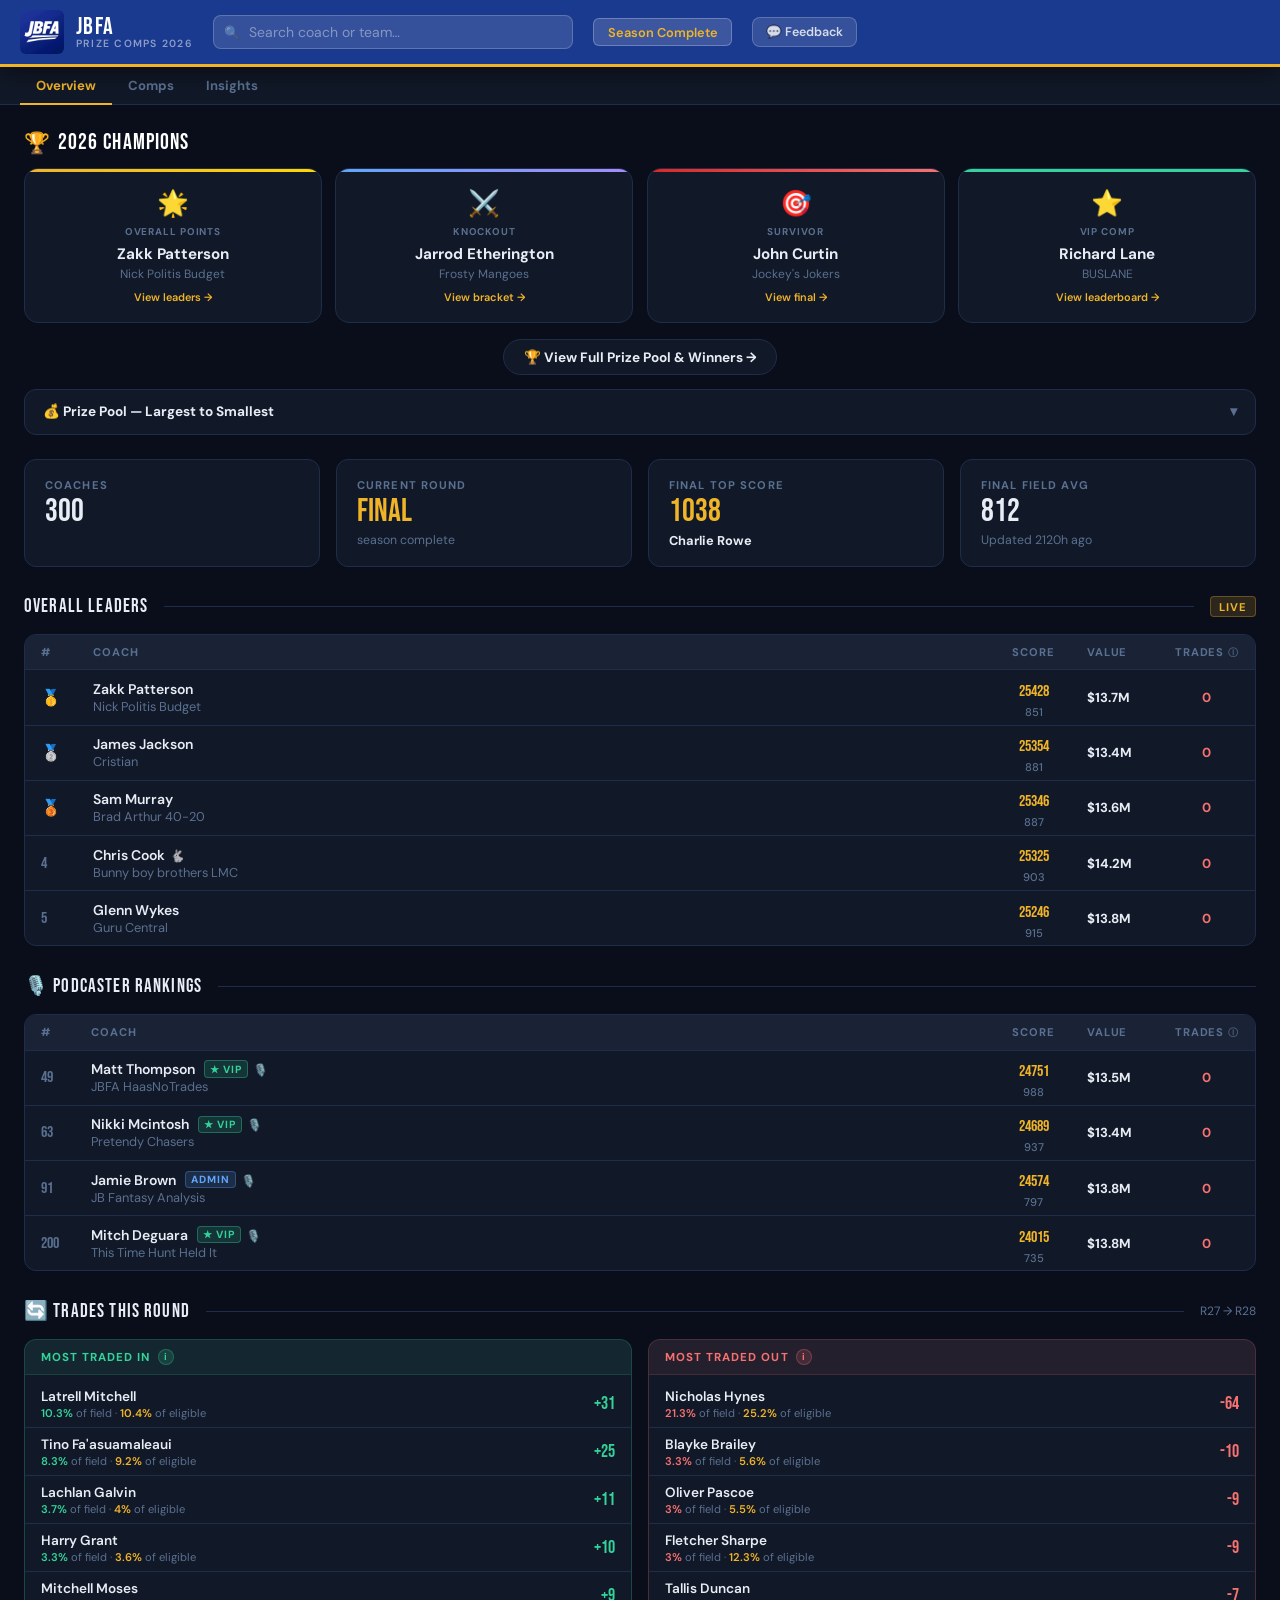
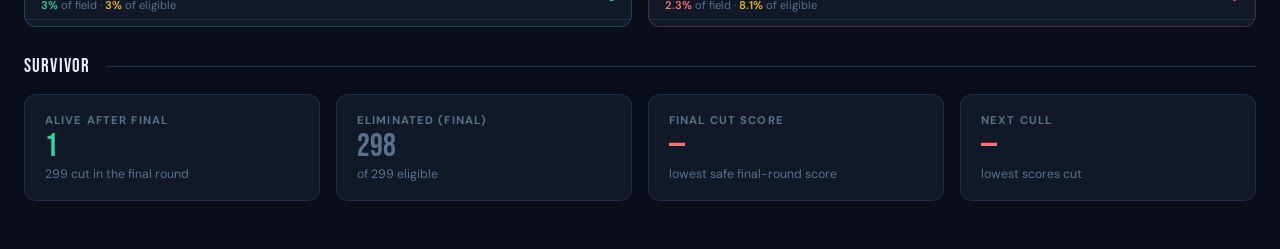
<file: index.html>
<!DOCTYPE html>

<html lang="en">
<head>
<meta charset="UTF-8">
<meta name="viewport" content="width=device-width, initial-scale=1.0">
<link rel="icon" href="data:image/svg+xml,<svg xmlns='http://www.w3.org/2000/svg' viewBox='0 0 100 100'><text y='.9em' font-size='90'>🏉</text></svg>">
<title>JBFA Fantasy League — 2026</title>
<link href="https://fonts.googleapis.com/css2?family=Bebas+Neue&family=DM+Sans:wght@400;500;600&display=swap" rel="stylesheet">

<link rel="stylesheet" href="style.css?v=20260908b">
<link rel="manifest" href="manifest.json">
<meta name="theme-color" content="#1a3a8f">
<meta name="apple-mobile-web-app-capable" content="yes">
<meta name="apple-mobile-web-app-status-bar-style" content="black-translucent">
<meta name="apple-mobile-web-app-title" content="JBFA">
<!-- Styles moved to style.css -->

</head>
<body>

<!-- Loading overlay — hidden once data.json is initialised -->
<div id="app-loading">
  <div class="loading-spinner"></div>
  <div class="loading-text">Loading league data…</div>
</div>

<!-- Error banner — shown if data.json fails to load -->
<div id="error-banner" role="alert">
  ⚠️ Unable to load league data.
  <button class="error-retry" onclick="location.reload()">Retry</button>
</div>

<!-- Round update banner — shown when a newer round is detected on origin -->
<div id="round-update-banner" role="alert">
  <span class="rub-msg">A newer round is now available</span>
  <button class="rub-btn" onclick="hardRefresh()">Update now</button>
  <button class="rub-close" onclick="document.getElementById('round-update-banner').classList.remove('visible')" aria-label="Dismiss">×</button>
</div>

<header>
  <div class="hdr">
    <div class="logo-wrap" onclick="goHome()">
      <img class="logo-img" src="logo.jpg" alt="JBFA">
      <div><div class="logo-text">JBFA</div><span class="logo-sub">Prize Comps 2026</span></div>
    </div>
    <div class="sw">
      <span class="si">🔍</span>
      <input id="gs" type="text" placeholder="Search coach or team…" autocomplete="off">
      <div class="sdrop" id="sdrop"></div>
    </div>
    <div class="rpill" id="rpill" style="cursor:pointer">--</div>
    <button class="btn-feedback" onclick="document.getElementById('fmodal').style.display='flex'">💬 Feedback</button>
  </div>
</header>



<div class="nav">
  <div class="nav-top">
    <button class="nb-top active" id="nbt-ov" onclick="showTopTab('ov')">Overview</button>
    <button class="nb-top" id="nbt-comp" onclick="showTopTab('comp')">Comps</button>
    <button class="nb-top" id="nbt-insights" onclick="showTopTab('insights')">Insights</button>
  </div>
  <div class="nav-sub" id="nav-sub-comp" style="display:none">
    <button class="nb" id="nb-how" onclick="showTab(event,'how')">How It Works</button>
    <div class="nsep"></div>
    <button class="nb" id="nb-p1" onclick="showTab(event,'p1')">Qualifying</button>
    <button class="nb" id="nb-p2" onclick="showTab(event,'p2')">Seeding</button>
    <button class="nb" id="nb-p3" onclick="showTab(event,'p3')">Knockout</button>
    <div class="nsep"></div>
    <button class="nb" id="nb-c2" onclick="showTab(event,'c2')">🎯 Survivor</button>
    <div class="nsep"></div>
    <button class="nb" id="nb-vip" onclick="showTab(event,'vip')">⭐ VIP</button>
    <div class="nsep"></div>
    <button class="nb" id="nb-prizes" onclick="showTab(event,'prizes')">🏆 Prizes</button>
  </div>
  <div class="nav-sub" id="nav-sub-insights" style="display:none">
    <button class="nb" id="nb-stats" onclick="showTab(event,'stats')">📈 Stats</button>
    <button class="nb" id="nb-players" onclick="showTab(event,'players')">🏉 Ownership</button>
    <button class="nb" id="nb-sd" onclick="showTab(event,'sd')">📊 Score Distribution</button>
  </div>
</div>

<main>

  <!-- COACH VIEW -->
  <div id="cv">
    <button class="cvback" onclick="closeCv()">← Back</button>
    <div id="cvc"></div>
  </div>

  <!-- OVERVIEW -->
  <div class="panel active" id="panel-ov">
    <!-- Champions banner — populated by renderChampions() once results are known -->
    <div id="champ-banner" style="display:none">
      <div class="champ-hdr"><span style="font-size:1.3rem">🏆</span><span class="champ-hdr-title">2026 Champions</span></div>
      <div class="champ-grid">
        <div class="champ-card gold" id="champ-overall" onclick="document.getElementById('ovt').scrollIntoView({behavior:'smooth',block:'center'})">
          <div class="champ-icon">🌟</div>
          <div class="champ-label" id="champ-overall-label">Overall Points</div>
          <div class="champ-name" id="champ-overall-name">—</div>
          <div class="champ-team" id="champ-overall-team"></div>
          <div class="champ-cta">View leaders →</div>
        </div>
        <div class="champ-card blue" id="champ-ko" onclick="goFinals('ko')">
          <div class="champ-icon">⚔️</div>
          <div class="champ-label">Knockout</div>
          <div class="champ-name" id="champ-ko-name">—</div>
          <div class="champ-team" id="champ-ko-team"></div>
          <div class="champ-cta">View bracket →</div>
        </div>
        <div class="champ-card red" id="champ-surv" onclick="goFinals('surv')">
          <div class="champ-icon">🎯</div>
          <div class="champ-label" id="champ-surv-label">Survivor</div>
          <div class="champ-name" id="champ-surv-name">—</div>
          <div class="champ-team" id="champ-surv-team"></div>
          <div class="champ-cta">View final →</div>
        </div>
        <div class="champ-card green" id="champ-vip" onclick="showTab(null,'vip')">
          <div class="champ-icon">⭐</div>
          <div class="champ-label" id="champ-vip-label">VIP Comp</div>
          <div class="champ-name" id="champ-vip-name">—</div>
          <div class="champ-team" id="champ-vip-team"></div>
          <div class="champ-cta">View leaderboard →</div>
        </div>
      </div>
      <div class="champ-prizes-link">
        <button type="button" onclick="showTab(null,'prizes')">🏆 View Full Prize Pool &amp; Winners →</button>
      </div>
      <details class="prize-pool-dd">
        <summary>💰 Prize Pool — Largest to Smallest</summary>
        <div id="ov-prize-pool-wrap"></div>
      </details>
    </div>
    <div class="sr">
      <div class="sc"><div class="scl">Coaches</div><div class="scv" id="sc-total">--</div><div class="scs"></div></div>
      <div class="sc"><div class="scl">Current Round</div><div class="scv" style="color:var(--accent)" id="sc-cur-round">--</div><div class="scs" id="sc-cur-round-sub">of 27</div></div>
      <div class="sc"><div class="scl" id="sc-top-label">Top Score R--</div><div class="scv" style="color:var(--accent)" id="sc-top-val">--</div><div class="scs" id="sc-top-coach" style="color:var(--text);font-weight:700;font-size:.8rem">--</div></div>
      <div class="sc"><div class="scl" id="sc-avg-label">Field Avg R--</div><div class="scv" id="sc-avg-val">--</div><div class="scs" id="sc-avg-sub"></div></div>
    </div>
    <div class="sh"><div class="sht">Overall Leaders</div><div class="shl"></div><span class="badge bt1">Live</span></div>
    <div class="tw"><div class="tw-scroll"><table id="ovt">
      <colgroup><col style="width:38px"><col><col style="width:72px"><col style="width:88px"><col style="width:60px"></colgroup>
      <thead><tr><th>#</th><th>Coach</th><th style="text-align:center">Score</th><th>Value</th><th>Trades <span class="tip" onclick="tipTap(this)"><span class="tiptext">Estimated from roster changes — may undercount trades made and reversed before the next snapshot.</span><span class="cat-info-icon" style="font-size:.85em;opacity:.75">ⓘ</span></span></th></tr></thead>
      <tbody id="ov-top"></tbody>
    </table></div></div>
    <div class="sh"><div class="sht">🎙️ Podcaster Rankings</div><div class="shl"></div></div>
    <div class="tw"><div class="tw-scroll"><table id="ovp">
      <colgroup><col style="width:38px"><col><col style="width:72px"><col style="width:88px"><col style="width:60px"></colgroup>
      <thead><tr><th>#</th><th>Coach</th><th style="text-align:center">Score</th><th>Value</th><th>Trades <span class="tip" onclick="tipTap(this)"><span class="tiptext">Estimated from roster changes — may undercount trades made and reversed before the next snapshot.</span><span class="cat-info-icon" style="font-size:.85em;opacity:.75">ⓘ</span></span></th></tr></thead>
      <tbody id="ov-pod"></tbody>
    </table></div></div>
    <div class="sh"><div class="sht">🔄 Trades This Round</div><div class="shl"></div><span id="ov-trade-rnd" style="font-size:.75rem;color:var(--muted)"></span></div>
    <div style="display:grid;grid-template-columns:1fr 1fr;gap:1rem;margin-bottom:1.5rem;">
      <div style="background:var(--surface);border:1px solid rgba(52,211,153,.25);border-radius:12px;overflow:hidden;">
        <div style="background:rgba(52,211,153,.08);padding:.55rem 1rem;border-bottom:1px solid rgba(52,211,153,.15);font-size:.72rem;font-weight:700;text-transform:uppercase;letter-spacing:.09em;color:var(--green);display:flex;align-items:center">Most Traded In<button class="trade-info-btn" onclick="document.getElementById('trade-info-modal').classList.add('open')" title="What does % eligible mean?" style="border-color:rgba(52,211,153,.3);background:rgba(52,211,153,.15);color:var(--green);">i</button></div>
        <div id="ov-traded-in" style="padding:.35rem 0;"></div>
      </div>
      <div style="background:var(--surface);border:1px solid rgba(248,113,113,.25);border-radius:12px;overflow:hidden;">
        <div style="background:rgba(248,113,113,.08);padding:.55rem 1rem;border-bottom:1px solid rgba(248,113,113,.15);font-size:.72rem;font-weight:700;text-transform:uppercase;letter-spacing:.09em;color:var(--red);display:flex;align-items:center">Most Traded Out<button class="trade-info-btn" onclick="document.getElementById('trade-info-modal').classList.add('open')" title="What does % eligible mean?" style="border-color:rgba(248,113,113,.3);background:rgba(248,113,113,.15);color:var(--red);">i</button></div>
        <div id="ov-traded-out" style="padding:.35rem 0;"></div>
      </div>
    </div>
    <div class="sh"><div class="sht">Survivor</div><div class="shl"></div></div>
    <div class="sr" id="sr-surv-ov">
      <div class="sc"><div class="scl" id="sc-alive-label">Alive After Last Round</div><div class="scv" style="color:var(--green)" id="sc-alive">--</div><div class="scs" id="sc-alive-sub">— cut after last round</div></div>
      <div class="sc"><div class="scl" id="sc-elim-label">Eliminated</div><div class="scv" style="color:var(--muted)" id="sc-elim-count">--</div><div class="scs" id="sc-elim-sub">lowest scores cut</div></div>
      <div class="sc"><div class="scl" id="sc-cut-label-ov">Cut Score</div><div class="scv" style="color:var(--red)" id="sc-cut-val-ov">--</div><div class="scs" id="sc-cut-scs-ov">lowest safe score</div></div>
      <div class="sc"><div class="scl" id="sc-next-cull-label">Next Cull</div><div class="scv" style="color:var(--red)" id="sc-next-cull-val">—</div><div class="scs" id="sc-next-cull-sub">lowest scores cut</div></div>
    </div>
  </div>

  <!-- HOW IT WORKS -->
  <div class="panel" id="panel-how">

    <!-- ── MAIN SEASON COMP ── -->
    <div style="border:1px solid rgba(26,58,143,.6);border-radius:16px;overflow:hidden;margin-bottom:2rem;">
      <div style="background:linear-gradient(135deg,rgba(26,58,143,.5),rgba(26,58,143,.25));padding:1rem 1.5rem;display:flex;align-items:center;justify-content:space-between;border-bottom:1px solid rgba(26,58,143,.4);">
        <div style="display:flex;align-items:center;gap:.75rem;">
          <span style="font-size:1.4rem">🏟️</span>
          <div>
            <div style="font-family:'Bebas Neue',sans-serif;font-size:1.3rem;letter-spacing:.06em;color:#fff">Main Season Comp</div>
            <div style="font-size:.72rem;color:rgba(255,255,255,.45);text-transform:uppercase;letter-spacing:.1em">3 Phases · Rounds 1–27</div>
          </div>
        </div>
        <div style="display:flex;gap:.4rem">
          <span class="badge bt1">Qualifying</span>
          <span class="badge bt2">Seeding</span>
          <span class="badge bp3">Knockout</span>
        </div>
      </div>
      <div style="padding:1.5rem;">
        <div class="tl" style="margin-top:0">
          <div class="tls cur" onclick="showTab(null,'p1')"><div class="tlr">R1–R8</div><div class="tll">Qualifying</div><div class="tld">All together</div></div>
          <div class="tls" onclick="showTab(null,'p2')"><div class="tlr">R9–R18</div><div class="tll">Seeding</div><div class="tld">3 Tier groups</div></div>
          <div class="tls" onclick="showTab(null,'p3')"><div class="tlr">R19–R27</div><div class="tll">Knockout</div><div class="tld">Full Knockout</div></div>
        </div>
        <div class="tl-hint">↑ tap a phase to jump to its standings</div>
        <div class="hg">
          <div class="hc">
            <div style="display:flex;align-items:center;gap:.6rem;margin-bottom:.6rem"><span class="badge bt1" style="font-size:.75rem;padding:.2rem .6rem">Qualifying</span><span style="color:var(--muted);font-size:.8rem">Rounds 1–8</span></div>
            <div class="ht">All In</div>
            <p>All <span class="dyn-total">JBFA</span> coaches compete together, points accumulate each week. Your <strong>rank after Round 8</strong> determines which tier you enter for Seeding.</p>
          </div>
          <div class="hc">
            <div style="display:flex;align-items:center;gap:.6rem;margin-bottom:.6rem"><span class="badge bt2" style="font-size:.75rem;padding:.2rem .6rem">Seeding</span><span style="color:var(--muted);font-size:.8rem">Rounds 9–18</span></div>
            <div class="ht">Tier Groups</div>
            <p><strong class="ac">Points reset to zero</strong> at Round 9. Three separate competitions run for 10 rounds with their own prizes.</p>
            <div style="display:flex;flex-direction:column;gap:.5rem;margin-top:.85rem">
              <div style="display:flex;align-items:center;justify-content:space-between;background:var(--surface2);border-radius:6px;padding:.5rem .75rem"><div style="display:flex;align-items:center;gap:.5rem"><span class="badge bt1">Tier 1</span><span style="font-size:.82rem;font-weight:600">Premiership</span></div><span style="font-size:.78rem;color:var(--muted)">Top 100</span></div>
              <div style="display:flex;align-items:center;justify-content:space-between;background:var(--surface2);border-radius:6px;padding:.5rem .75rem"><div style="display:flex;align-items:center;gap:.5rem"><span class="badge bt2">Tier 2</span><span style="font-size:.82rem;font-weight:600">Championship</span></div><span style="font-size:.78rem;color:var(--muted)">Ranks 101–200</span></div>
              <div style="display:flex;align-items:center;justify-content:space-between;background:var(--surface2);border-radius:6px;padding:.5rem .75rem"><div style="display:flex;align-items:center;gap:.5rem"><span class="badge bt3">Tier 3</span><span style="font-size:.82rem;font-weight:600">State Cup</span></div><span style="font-size:.78rem;color:var(--muted)">Ranks 201+</span></div>
            </div>
          </div>
          <div class="hc">
            <div style="display:flex;align-items:center;gap:.6rem;margin-bottom:.6rem"><span class="badge bp3" style="font-size:.75rem;padding:.2rem .6rem">Knockout</span><span style="color:var(--muted);font-size:.8rem">Rounds 19–27</span></div>
            <div class="ht">Full Knockout</div>
            <p>All coaches re-enter a <strong>seeded bracket</strong> based on Seeding results. Top seeds receive byes in R19. The <strong class="ac">top 4 coaches</strong> share the main prizes.</p>
          </div>
        </div>
      </div>
    </div>

    <!-- ── SURVIVAL KNOCKOUT ── -->
    <div style="border:1px solid rgba(248,113,113,.3);border-radius:16px;overflow:hidden;margin-bottom:2rem;">
      <div style="background:linear-gradient(135deg,rgba(220,38,38,.2),rgba(220,38,38,.08));padding:1rem 1.5rem;display:flex;align-items:center;justify-content:space-between;border-bottom:1px solid rgba(248,113,113,.2);">
        <div style="display:flex;align-items:center;gap:.75rem;">
          <span style="font-size:1.4rem">🎯</span>
          <div>
            <div style="font-family:'Bebas Neue',sans-serif;font-size:1.3rem;letter-spacing:.06em;color:#fff">Survivor</div>
            <div style="font-size:.72rem;color:rgba(255,255,255,.45);text-transform:uppercase;letter-spacing:.1em">Runs all 27 rounds in parallel</div>
          </div>
        </div>
        <span class="badge balive" style="font-size:.7rem">Weekly Score Only</span>
      </div>
      <div style="padding:1.5rem;display:grid;grid-template-columns:1fr 1fr;gap:1.5rem;">
        <div>
          <div class="ht" style="margin-bottom:.5rem">How it works</div>
          <p style="font-size:.875rem;color:var(--muted);line-height:1.65">Runs in parallel with the Main Season Comp across all 27 rounds. Each round the coaches with the <strong style="color:var(--text)">lowest score that week</strong> are eliminated — regardless of how they've performed before. <strong style="color:var(--text)">Weekly score only, never cumulative.</strong></p>
          <p style="font-size:.72rem;color:var(--muted);line-height:1.6;margin-top:.5rem;opacity:.7">* Tiebreaker: if coaches finish on the same score at the cut line, the coach with the higher score from the <em>previous round</em> is retained. Ties cascade back further if still equal. In Round 1 (no prior round), tied coaches at the cut are both kept safe.</p>
        </div>
        <div>
          <div class="ht" style="margin-bottom:.5rem">Key facts</div>
          <div style="display:flex;flex-direction:column;gap:.4rem">
            <div style="display:flex;justify-content:space-between;font-size:.82rem;padding:.4rem .6rem;background:var(--surface2);border-radius:6px"><span style="color:var(--muted)">Started</span><strong>299 coaches</strong></div>
            <div style="display:flex;justify-content:space-between;font-size:.82rem;padding:.4rem .6rem;background:var(--surface2);border-radius:6px"><span style="color:var(--muted)">Round 1</span><strong style="color:var(--green)">No eliminations</strong></div>
            <div style="display:flex;justify-content:space-between;font-size:.82rem;padding:.4rem .6rem;background:var(--surface2);border-radius:6px"><span style="color:var(--muted)">Winner</span><strong>Last coach standing (R27)</strong></div>
          </div>
        </div>
      </div>
    </div>

    <!-- ── VIP OVERALL COMP ── -->
    <div style="border:1px solid rgba(52,211,153,.3);border-radius:16px;overflow:hidden;margin-bottom:1rem;">
      <div style="background:linear-gradient(135deg,rgba(52,211,153,.15),rgba(52,211,153,.05));padding:1rem 1.5rem;display:flex;align-items:center;justify-content:space-between;border-bottom:1px solid rgba(52,211,153,.2);">
        <div style="display:flex;align-items:center;gap:.75rem;">
          <span style="font-size:1.4rem">⭐</span>
          <div>
            <div style="font-family:'Bebas Neue',sans-serif;font-size:1.3rem;letter-spacing:.06em;color:var(--vip)">VIP Overall Comp</div>
            <div style="font-size:.72rem;color:rgba(255,255,255,.45);text-transform:uppercase;letter-spacing:.1em">68 designated entries · Cumulative all season</div>
          </div>
        </div>
        <span class="badge bvip dyn-vip-badge" style="font-size:.7rem">68 Entries</span>
      </div>
      <div style="padding:1.5rem;display:grid;grid-template-columns:1fr 1fr;gap:1.5rem;">
        <div>
          <div class="ht" style="margin-bottom:.5rem">How it works</div>
          <p style="font-size:.875rem;color:var(--muted);line-height:1.65">Exclusive to VIP members. A <strong style="color:var(--text)">cumulative season-long standings</strong> using each VIP's designated entry. Coaches with multiple teams nominate one entry for this leaderboard. Best cumulative score across all 27 rounds wins.</p>
        </div>
        <div>
          <div class="ht" style="margin-bottom:.5rem">Key facts</div>
          <div style="display:flex;flex-direction:column;gap:.4rem">
            <div style="display:flex;justify-content:space-between;font-size:.82rem;padding:.4rem .6rem;background:var(--surface2);border-radius:6px"><span style="color:var(--muted)">Entrants</span><strong style="color:var(--vip)">68 VIP coaches</strong></div>
            <div style="display:flex;justify-content:space-between;font-size:.82rem;padding:.4rem .6rem;background:var(--surface2);border-radius:6px"><span style="color:var(--muted)">Scoring</span><strong>Cumulative — all 27 rounds</strong></div>
            <div style="display:flex;justify-content:space-between;font-size:.82rem;padding:.4rem .6rem;background:var(--surface2);border-radius:6px"><span style="color:var(--muted)">Entries per coach</span><strong>One designated entry only</strong></div>
          </div>
        </div>
      </div>
    </div>

  </div>

  <!-- PHASE 1 -->
  <div class="panel" id="panel-p1">
    <div class="sh" style="margin-top:0"><div class="sht">Qualifying — Current Rankings</div><div class="shl"></div><span class="badge bt1" style="font-size:.68rem">Rounds 1–8</span></div>
    <p style="color:var(--muted);font-size:.875rem;margin-bottom:1.25rem;" id="standings-sub">Standings after Round 2. Click any row for coach profile.</p>
    <div class="fr">
      <span class="fil">Filter:</span>
      <input class="fi" id="p1fi" placeholder="Search coach or team…" oninput="fP1()">
      <span style="margin-left:auto;font-size:.82rem;color:var(--muted)" id="p1ct"></span>
    </div>
    <div class="tw"><div class="tw-scroll"><table id="p1t">
      <colgroup><col style="width:38px"><col><col style="width:72px"><col style="width:88px"><col style="width:60px"></colgroup>
      <thead><tr><th>#</th><th>Coach</th><th style="text-align:center">Score</th><th>Value</th><th>Trades <span class="tip" onclick="tipTap(this)"><span class="tiptext">Estimated from roster changes — may undercount trades made and reversed before the next snapshot.</span><span class="cat-info-icon" style="font-size:.85em;opacity:.75">ⓘ</span></span></th></tr></thead>
      <tbody id="p1b"></tbody>
    </table></div></div>
    <div class="pager" id="p1pg"></div>
  </div>

  <!-- PHASE 2 -->
  <div class="panel" id="panel-p2">
    <div class="cs"><div class="csi">🏆</div><h3>Seeding — Tier Groups</h3><p>Begins Round 9. Tier splits determined by Qualifying ranking after Round 8.</p></div>
  </div>

  <!-- PHASE 3 -->
  <div class="panel" id="panel-p3">
    <div class="sh" style="margin-top:0"><div class="sht">Knockout — Seeded Bracket</div><div class="shl"></div><span class="badge bp3" style="font-size:.68rem">Rounds 19–27</span></div>
    <p style="color:var(--muted);font-size:.875rem;margin-bottom:1rem">All coaches re-enter one seeded knockout. Seeds come from the final Seeding results — Premiership seeds 1–100, Championship 101–200, State Cup 201–300. Higher weekly score advances; lose once and you're out.</p>
    <div class="ko-chips" id="ko-chips"></div>
    <div class="ko-search-wrap">
      <input class="fi ko-search" id="koSearch" placeholder="🔍 Search your coach or team to see your matchup…" oninput="koFilter()" onfocus="koFilter()" autocomplete="off">
      <div class="ko-drop" id="koDrop"></div>
    </div>
    <div id="koResult"></div>
    <div id="koDefault"></div>
  </div>

  <!-- SURVIVAL -->
  <div class="panel" id="panel-c2">
    <div class="sh" style="margin-top:0"><div class="sht">Survivor</div><div class="shl"></div></div>
    <p style="color:var(--muted);font-size:.875rem;margin-bottom:1.5rem;"><strong style="color:var(--text)">Weekly score only — not cumulative.</strong> Each round the coaches with the lowest <em>that week's score</em> are eliminated, regardless of how they've performed before. Survive each round. Last coach standing after Round 27 wins.</p>
    <div class="sr">
      <div class="sc"><div class="scl">Started</div><div class="scv" id="sc-started">--</div><div class="scs">coaches</div></div>
      <div class="sc"><div class="scl">Still Alive</div><div class="scv" style="color:var(--green)" id="sc-still-alive">--</div><div class="scs" id="sc-still-alive-sub">after last round</div></div>
      <div class="sc"><div class="scl">Eliminated</div><div class="scv" style="color:var(--muted)" id="sc-elim-count">—</div><div class="scs" id="sc-elim-sub">cut to date</div></div>
      <div class="sc"><div class="scl" id="sc-cut-label">Cut Score</div><div class="scv" style="color:var(--red)" id="sc-cut-val">--</div><div class="scs" id="sc-cut-scs">lowest safe score</div></div>
      <div class="sc"><div class="scl" id="sc-next-drop-label">Next Drop</div><div class="scv" style="color:var(--red)" id="sc-next-drop-val">—</div><div class="scs">lowest weekly scores cut</div></div>
    </div>
    <div class="sh"><div class="sht">Full Drop Schedule</div><div class="shl"></div></div>
    <div style="display:flex;gap:.5rem;flex-wrap:wrap;margin-bottom:.75rem;align-items:center;">
      <span style="font-size:.7rem;color:var(--muted);font-weight:700;text-transform:uppercase;letter-spacing:.08em">% cut:</span>
      <span style="font-size:.72rem;color:var(--green);background:rgba(52,211,153,.1);border:1px solid rgba(52,211,153,.25);border-radius:4px;padding:.1rem .4rem">0%</span>
      <span style="font-size:.72rem;color:var(--blue);background:rgba(96,165,250,.1);border:1px solid rgba(96,165,250,.25);border-radius:4px;padding:.1rem .4rem">&lt;5%</span>
      <span style="font-size:.72rem;color:var(--accent);background:rgba(240,180,41,.1);border:1px solid rgba(240,180,41,.25);border-radius:4px;padding:.1rem .4rem">&lt;10%</span>
      <span style="font-size:.72rem;color:#fb923c;background:rgba(251,146,60,.1);border:1px solid rgba(251,146,60,.25);border-radius:4px;padding:.1rem .4rem">&lt;20%</span>
      <span style="font-size:.72rem;color:var(--red);background:rgba(248,113,113,.1);border:1px solid rgba(248,113,113,.25);border-radius:4px;padding:.1rem .4rem">&lt;35%</span>
      <span style="font-size:.72rem;color:#ef4444;background:rgba(220,38,38,.1);border:1px solid rgba(220,38,38,.25);border-radius:4px;padding:.1rem .4rem">35%+</span>
    </div>
    <p style="font-size:.78rem;color:var(--muted);margin-bottom:.5rem;">💡 <strong style="color:var(--text)">Click any round</strong> to see which coaches were eliminated that round.</p>
    <div class="sg" id="sgrid"></div>
    <div id="elim-popup" style="display:none;margin-top:.75rem;background:var(--surface2);border:1px solid var(--border);border-radius:10px;padding:1rem;"></div>
    <div class="sh" id="surv-final" style="margin-top:1.75rem"><div class="sht">Survivor Final — Who's Still Alive</div><div class="shl"></div><span class="badge balive" id="alive-count-badge"></span></div>
    <div class="fr" style="margin-bottom:.75rem">
      <span class="fil">Filter:</span>
      <input class="fi" id="c2fi" placeholder="Search coach or team…" oninput="fC2()" style="width:200px">
      <select id="c2sort" onchange="fC2()" style="background:var(--surface2);border:1px solid var(--border);border-radius:8px;padding:.4rem .75rem;color:var(--text);font-family:'DM Sans',sans-serif;font-size:.85rem;outline:none;">
        <option value="rank">Overall Rank</option>
        <option value="scoreDesc">Score: High → Low</option>
        <option value="scoreAsc">Score: Low → High</option>
        <option value="name">Name A → Z</option>
      </select>
    </div>
    <div class="tw-scroll">
      <table style="width:100%;border-collapse:collapse">
        <thead><tr style="border-bottom:1px solid var(--border)">
          <th style="padding:.4rem .6rem;font-size:.7rem;color:var(--muted);text-align:left;text-transform:uppercase;letter-spacing:.08em">#</th>
          <th style="padding:.4rem .6rem;font-size:.7rem;color:var(--muted);text-align:left;text-transform:uppercase;letter-spacing:.08em">Coach</th>
          <th style="padding:.4rem .6rem;font-size:.7rem;color:var(--muted);text-align:right;text-transform:uppercase;letter-spacing:.08em">Overall Rank</th>
          <th style="padding:.4rem .6rem;font-size:.7rem;color:var(--muted);text-align:right;text-transform:uppercase;letter-spacing:.08em" id="c2-score-hdr">Score</th>
        </tr></thead>
        <tbody id="c2b"></tbody>
      </table>
    </div>
  </div>

  <!-- PLAYERS TAB -->
  <div class="panel" id="panel-players">
    <div class="sh" style="margin-top:0"><div class="sht">🏉 Player Insights</div><div class="shl"></div><span class="badge bt2" style="font-size:.68rem" id="pl-round-badge">Round 2 data</span></div>
    <p style="color:var(--muted);font-size:.875rem;margin-bottom:1.5rem;">Ownership and trade data across all JBFA coaches.</p>

    <!-- Trade Summary -->
    <div style="display:grid;grid-template-columns:1fr 1fr;gap:1rem;margin-bottom:1.5rem;">
      <div style="background:var(--surface);border:1px solid rgba(52,211,153,.3);border-radius:12px;overflow:hidden;">
        <div style="background:rgba(52,211,153,.1);padding:.65rem 1rem;border-bottom:1px solid rgba(52,211,153,.2);font-family:'Bebas Neue',sans-serif;font-size:.95rem;letter-spacing:.06em;color:var(--green);display:flex;align-items:center;">🔥 Most Traded IN<button class="trade-info-btn" onclick="document.getElementById('trade-info-modal').classList.add('open')" title="What does % eligible mean?">i</button></div>
        <div id="pl-traded-in" style="padding:.5rem 0;"></div>
      </div>
      <div style="background:var(--surface);border:1px solid rgba(248,113,113,.3);border-radius:12px;overflow:hidden;">
        <div style="background:rgba(248,113,113,.1);padding:.65rem 1rem;border-bottom:1px solid rgba(248,113,113,.2);font-family:'Bebas Neue',sans-serif;font-size:.95rem;letter-spacing:.06em;color:var(--red);display:flex;align-items:center;">📉 Most Traded OUT<button class="trade-info-btn" onclick="document.getElementById('trade-info-modal').classList.add('open')" title="What does % eligible mean?">i</button></div>
        <div id="pl-traded-out" style="padding:.5rem 0;"></div>
      </div>
    </div>

    <!-- Full ownership table -->
    <div class="sh"><div class="sht">Ownership Rankings</div><div class="shl"></div></div>
    <div class="fr">
      <span class="fil">Filter:</span>
      <input class="fi" id="plfi" placeholder="Search player…" oninput="fPlayers()" style="width:200px">
      <select id="plsort" onchange="fPlayers()" style="background:var(--surface2);border:1px solid var(--border);border-radius:8px;padding:.4rem .75rem;color:var(--text);font-family:'DM Sans',sans-serif;font-size:.85rem;outline:none;">
        <option value="ownedDesc">Ownership: High → Low</option>
        <option value="ownedAsc">Ownership: Low → High</option>
        <option value="topN">Top-N Ownership: High → Low</option>
        <option value="cost">Price: High → Low</option>
        <option value="tradedIn">Most Traded In</option>
        <option value="tradedOut">Most Traded Out</option>
      </select>
      <div style="display:flex;align-items:center;gap:.4rem;">
        <label style="font-size:.72rem;color:var(--accent);font-weight:700;white-space:nowrap">Top</label>
        <input id="pltopn" type="number" value="100" min="1" max="300" oninput="fPlayers()" style="width:54px;background:rgba(240,180,41,.08);border:1px solid rgba(240,180,41,.35);border-radius:6px;padding:.35rem .5rem;color:var(--accent);font-family:'DM Sans',sans-serif;font-size:.85rem;outline:none;text-align:center;font-weight:700;">
        <label style="font-size:.72rem;color:var(--accent);font-weight:700;white-space:nowrap">coaches ↓</label>
      </div>
      <span style="margin-left:auto;font-size:.82rem;color:var(--muted)" id="plct"></span>
    </div>
    <p style="font-size:.72rem;color:var(--muted);margin-bottom:.5rem;font-style:italic">⚠️ Player prices reflect last round's data — updated prices appear in next week's export.</p>
    <div id="pl-table-wrap"><div class="tw"><div class="tw-scroll"><table id="plt">
      <thead><tr><th>#</th><th>Player</th><th>Price</th><th>Ownership</th><th id="topn-header" style="background:rgba(240,180,41,.12);color:var(--accent);border-left:2px solid rgba(240,180,41,.3);border-right:2px solid rgba(240,180,41,.3);">Top 100</th><th>Traded In ↑</th><th style="font-size:.65rem">% of field</th><th style="font-size:.65rem">% eligible</th><th>Traded Out ↓</th><th style="font-size:.65rem">% of field</th><th style="font-size:.65rem">% eligible</th></tr></thead>
      <tbody id="plb"></tbody>
    </table></div></div></div>
    <div id="pl-card-list"></div>
  </div>

  <!-- VIP COMP -->
  <div class="panel" id="panel-vip">
    <div class="vip-banner">
      <div class="vip-banner-icon">⭐</div>
      <div>
        <h2>VIP Overall Comp</h2>
        <p>Exclusive to VIP members. Cumulative season-long standings using each VIP's designated entry. One entry per coach. <span class="dyn-vip-count">68</span> competitors.</p>
      </div>
    </div>
    <div class="sr">
      <div class="sc"><div class="scl">VIP Entries</div><div class="scv" style="color:var(--vip)">68</div><div class="scs">competitors</div></div>
      <div class="sc"><div class="scl" id="vip-top-label">Top Score R2</div><div class="scv" style="color:var(--accent)" id="vip-top">—</div><div class="scs" id="vip-top-team" style="color:var(--text);font-weight:700;font-size:.8rem">—</div></div>
      <div class="sc"><div class="scl">1st Prize</div><div class="scv" style="color:var(--vip);font-size:1.6rem;margin-top:.2rem">$500</div><hr style="border:none;border-top:1px solid var(--border);margin:.4rem 0"><div style="font-size:.65rem;text-transform:uppercase;letter-spacing:.08em;color:var(--muted)">Runner-up</div><div style="font-family:'Bebas Neue',sans-serif;font-size:1.1rem;color:var(--vip);letter-spacing:.04em;margin:.1rem 0">$100 <span style="font-size:.75rem;color:var(--muted)">JBFA Credit</span></div></div>
    </div>
    <div class="sh"><div class="sht">VIP Leaderboard</div><div class="shl"></div></div>
    <div class="fr"><span class="fil">Filter:</span><input class="fi" id="vipfi" placeholder="Search VIP coach or team…" oninput="fVip()"></div>
    <div class="tw"><div class="tw-scroll"><table id="vipt">
      <colgroup><col style="width:38px"><col><col style="width:72px"><col style="width:88px"><col style="width:60px"></colgroup>
      <thead><tr><th>#</th><th>Coach</th><th style="text-align:center">Score</th><th>Value</th><th>Trades <span class="tip" onclick="tipTap(this)"><span class="tiptext">Estimated from roster changes — may undercount trades made and reversed before the next snapshot.</span><span class="cat-info-icon" style="font-size:.85em;opacity:.75">ⓘ</span></span></th></tr></thead>
      <tbody id="vipb"></tbody>
    </table></div></div>
    <div class="pager" id="vippg"></div>
  </div>

  <!-- PRIZES -->
  <div class="panel" id="panel-prizes">
    <div class="sh" style="margin-top:0"><div class="sht">Prize Pool — 2026 Season</div><div class="shl"></div></div>

    <!-- OVERALL CUMULATIVE -->
    <div style="border:1px solid rgba(240,180,41,.6);border-radius:16px;overflow:hidden;margin-bottom:2rem;">
      <div style="background:linear-gradient(135deg,rgba(240,180,41,.3),rgba(240,180,41,.12));padding:1rem 1.5rem;display:flex;align-items:center;justify-content:space-between;border-bottom:1px solid rgba(240,180,41,.3);">
        <div style="display:flex;align-items:center;gap:.75rem;">
          <span style="font-size:1.4rem">🌟</span>
          <div>
            <div style="font-family:'Bebas Neue',sans-serif;font-size:1.3rem;letter-spacing:.06em;color:#f0b429">Overall Points — Season Total</div>
            <div style="font-size:.72rem;color:rgba(255,255,255,.45);text-transform:uppercase;letter-spacing:.1em">All JBFA coaches · Cumulative all 27 rounds</div>
          </div>
        </div>
              </div>
      <div style="padding:1.5rem;">
        <div class="prizes-grid">
          <div class="prize-card gold"><div class="prize-title">🥇 1st Place</div><div class="prize-amount" style="font-family:'Bebas Neue',sans-serif;font-size:2rem;color:var(--accent);letter-spacing:.04em;margin:.5rem 0;">$750</div><div class="prize-winner"><span class="prize-name-final">Zakk Patterson <span style="opacity:.6">· Nick Politis Budget</span></span></div></div>
          <div class="prize-card gold"><div class="prize-title">🥈 2nd Place</div><div class="prize-amount" style="font-family:'Bebas Neue',sans-serif;font-size:2rem;color:var(--accent);letter-spacing:.04em;margin:.5rem 0;">$350</div><div class="prize-winner"><span class="prize-name-final">James Jackson <span style="opacity:.6">· Cristian</span></span></div></div>
          <div class="prize-card gold"><div class="prize-title">🥉 3rd Place</div><div class="prize-amount" style="font-family:'Bebas Neue',sans-serif;font-size:1.3rem;color:var(--accent);letter-spacing:.04em;margin:.5rem 0;">2027 JBFA<br>VIP Package</div><div class="prize-winner"><span class="prize-name-final">Sam Murray <span style="opacity:.6">· Brad Arthur 40-20</span></span></div></div>
          <div class="prize-card gold"><div class="prize-title">4th Place</div><div class="prize-amount" style="font-family:'Bebas Neue',sans-serif;font-size:1.6rem;color:var(--accent);letter-spacing:.04em;margin:.5rem 0;">$100 <span style="font-size:.9rem">+ Hat &amp; Shirt</span></div><div class="prize-winner"><span class="prize-name-final">Chris Cook <span style="opacity:.6">· Bunny boy brothers LMC</span></span></div></div>
          <div class="prize-card gold"><div class="prize-title">5th Place</div><div class="prize-amount" style="font-family:'Bebas Neue',sans-serif;font-size:2rem;color:var(--accent);letter-spacing:.04em;margin:.5rem 0;">$75</div><div class="prize-winner"><span class="prize-name-final">Glenn Wykes <span style="opacity:.6">· Guru Central</span></span></div></div>
        </div>
      </div>
    </div>

    <!-- MAIN SEASON COMP -->
    <div style="border:1px solid rgba(26,58,143,.6);border-radius:16px;overflow:hidden;margin-bottom:2rem;">
      <div style="background:linear-gradient(135deg,rgba(26,58,143,.5),rgba(26,58,143,.25));padding:1rem 1.5rem;display:flex;align-items:center;justify-content:space-between;border-bottom:1px solid rgba(26,58,143,.4);">
        <div style="display:flex;align-items:center;gap:.75rem;">
          <span style="font-size:1.4rem">🏟️</span>
          <div>
            <div style="font-family:'Bebas Neue',sans-serif;font-size:1.3rem;letter-spacing:.06em;color:#fff">Main Season Comp</div>
            <div style="font-size:.72rem;color:rgba(255,255,255,.45);text-transform:uppercase;letter-spacing:.1em">Seeding Tiers · Knockout</div>
          </div>
        </div>
        <div style="display:flex;gap:.4rem;flex-wrap:wrap;justify-content:flex-end">
          <span class="badge bt1">Tier 1</span><span class="badge bt2">Tier 2</span><span class="badge bt3">Tier 3</span>
          <span class="badge bp3">Knockout</span>
        </div>
      </div>
      <div style="padding:1.5rem;">
        <div style="display:flex;align-items:center;gap:.5rem;flex-wrap:wrap;margin-bottom:.75rem"><span style="font-size:.75rem;font-weight:700;text-transform:uppercase;letter-spacing:.1em;color:var(--muted)">Seeding — Tier Prizes (Rounds 9–18)</span><span class="badge" style="background:rgba(52,211,153,.15);color:var(--green,#34d399);border:1px solid rgba(52,211,153,.4);font-size:.62rem">✓ Final — Winners Confirmed</span></div>
        <div class="prizes-grid" style="margin-bottom:1.5rem">
          <div class="prize-card blue">
            <div class="prize-title"><span class="badge bt1" style="margin-bottom:.4rem;display:inline-flex">Tier 1</span> Premiership</div>
            <div style="font-size:.68rem;text-transform:uppercase;letter-spacing:.1em;color:var(--muted);margin-top:.25rem">1st Place</div>
            <div class="prize-amount" style="font-family:'Bebas Neue',sans-serif;font-size:1.6rem;color:var(--t1);letter-spacing:.04em;margin:.2rem 0">$400</div>
            <div style="margin-top:.4rem"><span class="prize-name-final">Kane Flemming <span style="opacity:.6">· Coochiemen</span></span></div>
            <hr style="border:none;border-top:1px solid var(--border);margin:.5rem 0">
            <div style="font-size:.68rem;text-transform:uppercase;letter-spacing:.1em;color:var(--muted)">Runner-up</div>
            <div style="font-family:'Bebas Neue',sans-serif;font-size:1.3rem;color:var(--t1);letter-spacing:.04em;margin:.2rem 0">$150 <span style="font-size:.9rem">+ JBFA Hat</span></div>
            <div style="margin-top:.4rem"><span class="prize-name-final">Zakk Patterson <span style="opacity:.6">· Nick Politis Budget</span></span></div>
          </div>
          <div class="prize-card blue">
            <div class="prize-title"><span class="badge bt2" style="margin-bottom:.4rem;display:inline-flex">Tier 2</span> Championship</div>
            <div style="font-size:.68rem;text-transform:uppercase;letter-spacing:.1em;color:var(--muted);margin-top:.25rem">1st Place</div>
            <div class="prize-amount" style="font-family:'Bebas Neue',sans-serif;font-size:1.6rem;color:var(--t2);letter-spacing:.04em;margin:.2rem 0">$200</div>
            <div style="margin-top:.4rem"><span class="prize-name-final">Peter Harding <span style="opacity:.6">· Pistols Panthers</span></span></div>
            <hr style="border:none;border-top:1px solid var(--border);margin:.5rem 0">
            <div style="font-size:.68rem;text-transform:uppercase;letter-spacing:.1em;color:var(--muted)">Runner-up</div>
            <div style="font-family:'Bebas Neue',sans-serif;font-size:1.1rem;color:var(--t2);letter-spacing:.04em;margin:.2rem 0">2027 JBFA Legends Pack</div>
            <div style="margin-top:.4rem"><span class="prize-name-final">Kye Beck <span style="opacity:.6">· Kyeskillersss</span></span></div>
          </div>
          <div class="prize-card blue">
            <div class="prize-title"><span class="badge bt3" style="margin-bottom:.4rem;display:inline-flex">Tier 3</span> State Cup</div>
            <div style="font-size:.68rem;text-transform:uppercase;letter-spacing:.1em;color:var(--muted);margin-top:.25rem">1st Place</div>
            <div class="prize-amount" style="font-family:'Bebas Neue',sans-serif;font-size:1.6rem;color:var(--t3);letter-spacing:.04em;margin:.2rem 0">$100</div>
            <div style="margin-top:.4rem"><span class="prize-name-final">David Mckenzie <span style="opacity:.6">· DMack Entertainers</span></span></div>
            <hr style="border:none;border-top:1px solid var(--border);margin:.5rem 0">
            <div style="font-size:.68rem;text-transform:uppercase;letter-spacing:.1em;color:var(--muted)">Runner-up</div>
            <div style="font-family:'Bebas Neue',sans-serif;font-size:1.1rem;color:var(--t3);letter-spacing:.04em;margin:.2rem 0">JBFA Hat &amp; T-Shirt</div>
            <div style="margin-top:.4rem"><span class="prize-name-final">Les Farah <span style="opacity:.6">· Nathan Ramjet</span></span></div>
          </div>
        </div>
        <div style="display:flex;align-items:center;gap:.5rem;flex-wrap:wrap;margin-bottom:.75rem"><span style="font-size:.75rem;font-weight:700;text-transform:uppercase;letter-spacing:.1em;color:var(--muted)">Knockout — Top 4 (Rounds 19–27)</span><span class="badge" style="background:rgba(52,211,153,.15);color:var(--green,#34d399);border:1px solid rgba(52,211,153,.4);font-size:.62rem">✓ Final — Winners Confirmed</span></div>
        <div class="prizes-grid">
          <div class="prize-card gold"><div class="prize-title">🥇 1st Place</div><div class="prize-amount" style="font-family:'Bebas Neue',sans-serif;font-size:2rem;color:var(--accent);letter-spacing:.04em;margin:.5rem 0;">$350</div><div class="prize-winner"><span class="prize-name-final">Jarrod Etherington <span style="opacity:.6">· Frosty Mangoes</span></span><div style="font-size:.7rem;color:var(--muted);margin-top:.35rem">Grand Final: <strong style="color:var(--text)">941 – 891</strong></div></div></div>
          <div class="prize-card gold"><div class="prize-title">🥈 2nd Place</div><div class="prize-amount" style="font-family:'Bebas Neue',sans-serif;font-size:2rem;color:var(--accent);letter-spacing:.04em;margin:.5rem 0;">$250</div><div class="prize-winner"><span class="prize-name-final">Jeremy Jones <span style="opacity:.6">· Jerome's Homies</span></span><div style="font-size:.7rem;color:var(--muted);margin-top:.35rem">Grand Final: <strong style="color:var(--text)">891 – 941</strong></div></div></div>
          <div class="prize-card gold"><div class="prize-title">🥉 3rd Place</div><div class="prize-amount" style="font-family:'Bebas Neue',sans-serif;font-size:2rem;color:var(--accent);letter-spacing:.04em;margin:.5rem 0;">$150</div><div class="prize-winner"><span class="prize-name-final">Kyle Ryland <span style="opacity:.6">· Woolston War Pigs</span></span><div style="font-size:.7rem;color:var(--muted);margin-top:.35rem">Semi-final (R26): <strong style="color:var(--text)">987</strong></div></div></div>
          <div class="prize-card gold"><div class="prize-title">4th Place</div><div class="prize-amount" style="font-family:'Bebas Neue',sans-serif;font-size:1.3rem;color:var(--accent);letter-spacing:.04em;margin:.5rem 0;">2027 JBFA<br>Legends Package</div><div class="prize-winner"><span class="prize-name-final">Zakk Patterson <span style="opacity:.6">· Nick Politis Budget</span></span><div style="font-size:.7rem;color:var(--muted);margin-top:.35rem">Semi-final (R26): <strong style="color:var(--text)">903</strong></div></div></div>
        </div>
        <p style="font-size:.72rem;color:var(--muted);margin-top:.75rem;font-style:italic">3rd &amp; 4th lost in different Round 26 semi-finals (didn't play each other) — placed by their semi-final score.</p>
      </div>
    </div>

    <!-- SURVIVOR -->
    <div style="border:1px solid rgba(248,113,113,.3);border-radius:16px;overflow:hidden;margin-bottom:2rem;">
      <div style="background:linear-gradient(135deg,rgba(220,38,38,.2),rgba(220,38,38,.08));padding:1rem 1.5rem;display:flex;align-items:center;justify-content:space-between;border-bottom:1px solid rgba(248,113,113,.2);">
        <div style="display:flex;align-items:center;gap:.75rem;">
          <span style="font-size:1.4rem">🎯</span>
          <div>
            <div style="font-family:'Bebas Neue',sans-serif;font-size:1.3rem;letter-spacing:.06em;color:#fff">Survivor</div>
            <div style="font-size:.72rem;color:rgba(255,255,255,.45);text-transform:uppercase;letter-spacing:.1em">Last coaches standing · Top 4 paid</div>
          </div>
        </div>
              </div>
      <div style="padding:1.5rem;">
        <div class="prizes-grid">
          <div class="prize-card green"><div class="prize-title">🥇 1st Place</div><div class="prize-amount" style="font-family:'Bebas Neue',sans-serif;font-size:2rem;color:var(--green);letter-spacing:.04em;margin:.5rem 0;">$400</div><div class="prize-winner"><span class="prize-name-final">John Curtin <span style="opacity:.6">· Jockey's Jokers</span></span></div></div>
          <div class="prize-card green"><div class="prize-title">🥈 2nd Place</div><div class="prize-amount" style="font-family:'Bebas Neue',sans-serif;font-size:2rem;color:var(--green);letter-spacing:.04em;margin:.5rem 0;">$300</div><div class="prize-winner"><span class="prize-name-final">James Jackson <span style="opacity:.6">· Cristian</span></span></div></div>
          <div class="prize-card green"><div class="prize-title">🥉 3rd Place</div><div class="prize-amount" style="font-family:'Bebas Neue',sans-serif;font-size:2rem;color:var(--green);letter-spacing:.04em;margin:.5rem 0;">$150</div><div class="prize-winner"><span class="prize-name-final">Evan Cook <span style="opacity:.6">· metzgerhund</span></span></div><div class="vip-boost-tag">⭐ VIP jackpot bonus: +25% → $187.50</div></div>
          <div class="prize-card green"><div class="prize-title">4th Place</div><div class="prize-amount" style="font-family:'Bebas Neue',sans-serif;font-size:1.3rem;color:var(--green);letter-spacing:.04em;margin:.5rem 0;">2027 JBFA<br>Legends Package</div><div class="prize-winner"><span class="prize-name-final">Zakk Patterson <span style="opacity:.6">· Nick Politis Budget</span></span></div></div>
        </div>
      </div>
    </div>

    <!-- VIP COMP -->
    <div style="border:1px solid rgba(52,211,153,.3);border-radius:16px;overflow:hidden;margin-bottom:2rem;">
      <div style="background:linear-gradient(135deg,rgba(52,211,153,.15),rgba(52,211,153,.05));padding:1rem 1.5rem;display:flex;align-items:center;justify-content:space-between;border-bottom:1px solid rgba(52,211,153,.2);">
        <div style="display:flex;align-items:center;gap:.75rem;">
          <span style="font-size:1.4rem">⭐</span>
          <div>
            <div style="font-family:'Bebas Neue',sans-serif;font-size:1.3rem;letter-spacing:.06em;color:var(--vip)">VIP Overall Comp</div>
            <div style="font-size:.72rem;color:rgba(255,255,255,.45);text-transform:uppercase;letter-spacing:.1em">68 entries · Cumulative all season</div>
          </div>
        </div>
              </div>
      <div style="padding:1.5rem;">
        <div class="prizes-grid" style="margin-bottom:1rem">
          <div class="prize-card purple"><div class="prize-title">⭐ VIP Season Champion</div><div style="font-size:.68rem;text-transform:uppercase;letter-spacing:.1em;color:var(--muted);margin:.25rem 0">1st Place</div><div class="prize-amount" style="font-family:'Bebas Neue',sans-serif;font-size:2rem;color:var(--vip);letter-spacing:.04em;margin:.2rem 0;">$500</div><div class="prize-winner"><span class="prize-name-final">Richard Lane <span style="opacity:.6">· BUSLANE</span></span></div></div>
          <div class="prize-card purple"><div class="prize-title">⭐ VIP Season Runner-Up</div><div class="prize-amount" style="font-family:'Bebas Neue',sans-serif;font-size:2rem;color:var(--vip);letter-spacing:.04em;margin:.5rem 0;">$100 <span style="font-size:1rem;color:var(--muted)">JBFA Credit</span></div><div class="prize-winner"><span class="prize-name-final">Shane Krautz <span style="opacity:.6">· Skrautz</span></span></div></div>
        </div>
        <div style="background:rgba(52,211,153,.08);border:1px solid rgba(52,211,153,.2);border-radius:10px;padding:.85rem 1.1rem;display:flex;align-items:flex-start;gap:.75rem;">
          <span style="font-size:1.1rem;flex-shrink:0">⭐</span>
          <div style="font-size:.82rem;color:var(--muted);line-height:1.6"><strong style="color:var(--vip)">VIP Jackpot Bonus</strong> — VIP members who win any cash prize receive a <strong style="color:var(--vip)">25% bonus</strong> on top of their winnings. Does not apply to the VIP Overall Comp prizes.</div>
        </div>
      </div>
    </div>

    <!-- OTHER COMPS -->
    <div style="border:1px solid rgba(251,146,60,.35);border-radius:16px;overflow:hidden;margin-bottom:2rem;">
      <div style="background:linear-gradient(135deg,rgba(251,146,60,.18),rgba(251,146,60,.06));padding:1rem 1.5rem;display:flex;align-items:center;justify-content:space-between;border-bottom:1px solid rgba(251,146,60,.25);">
        <div style="display:flex;align-items:center;gap:.75rem;">
          <span style="font-size:1.4rem">🏉</span>
          <div>
            <div style="font-family:'Bebas Neue',sans-serif;font-size:1.3rem;letter-spacing:.06em;color:#fb923c">Other Comps</div>
            <div style="font-size:.72rem;color:rgba(255,255,255,.45);text-transform:uppercase;letter-spacing:.1em">SuperCoach · Tipping · Origin · Finals</div>
          </div>
        </div>
      </div>
      <div style="padding:1.5rem;">
        <div class="prizes-grid">
          <!-- SuperCoach -->
          <div class="prize-card" style="border-top:3px solid #84cc16;">
            <div class="prize-title" style="display:flex;align-items:center;gap:.5rem"><span style="background:#84cc16;color:#1a2e05;font-size:.65rem;font-weight:700;padding:.15rem .45rem;border-radius:4px;letter-spacing:.05em">SC</span> SuperCoach</div>
            <div style="font-size:.68rem;text-transform:uppercase;letter-spacing:.1em;color:var(--muted);margin:.25rem 0">1st Place</div>
            <div class="prize-amount" style="font-family:'Bebas Neue',sans-serif;font-size:1.6rem;color:#84cc16;letter-spacing:.04em;margin:.2rem 0">$200</div>
            <hr style="border:none;border-top:1px solid var(--border);margin:.5rem 0">
            <div style="font-size:.68rem;text-transform:uppercase;letter-spacing:.1em;color:var(--muted)">Runner-up</div>
            <div style="font-family:'Bebas Neue',sans-serif;font-size:1.1rem;color:#84cc16;letter-spacing:.04em;margin:.2rem 0">2027 JBFA Legends Pack</div>
            <div class="prize-winner"><span class="prize-name-final">Bradley Horne <span style="opacity:.6">· Hornedogs</span></span></div>
            <div style="font-size:.68rem;color:var(--muted);margin-top:.35rem">🥈 Oli White <span style="opacity:.7">· Revilo's Raptors</span></div>
          </div>
          <!-- Tipping -->
          <div class="prize-card" style="border-top:3px solid #1a1a2e;">
            <div class="prize-title" style="display:flex;align-items:center;gap:.5rem"><span style="background:#1a1a2e;color:#fff;font-size:.65rem;font-weight:700;padding:.15rem .45rem;border-radius:4px;letter-spacing:.05em;border:1px solid #444">TIP</span> NRL Tipping</div>
            <div style="font-size:.68rem;text-transform:uppercase;letter-spacing:.1em;color:var(--muted);margin-top:.25rem">1st Place</div>
            <div class="prize-amount" style="font-family:'Bebas Neue',sans-serif;font-size:1.6rem;color:var(--text);letter-spacing:.04em;margin:.2rem 0">$150</div>
            <hr style="border:none;border-top:1px solid var(--border);margin:.5rem 0">
            <div style="font-size:.68rem;text-transform:uppercase;letter-spacing:.1em;color:var(--muted)">Runner-up</div>
            <div style="font-family:'Bebas Neue',sans-serif;font-size:1.3rem;color:var(--text);letter-spacing:.04em;margin:.2rem 0">$50</div>
            <div class="prize-winner"><span class="prize-name-final">Jeremy Hubbard <span style="opacity:.6">· But I'm a Stallion</span></span></div>
            <div style="font-size:.68rem;color:var(--muted);margin-top:.35rem">🥈 Chris Smith <span style="opacity:.7">· Sharkies uk</span></div>
          </div>
          <!-- Origin Fantasy -->
          <div class="prize-card" style="border-top:3px solid #003087;">
            <div class="prize-title" style="display:flex;align-items:center;gap:.5rem"><span style="background:linear-gradient(90deg,#003087,#c8102e);color:#fff;font-size:.65rem;font-weight:700;padding:.15rem .45rem;border-radius:4px;letter-spacing:.05em">SOO</span> Origin Fantasy</div>
            <div class="prize-amount" style="font-family:'Bebas Neue',sans-serif;font-size:1.6rem;color:#60a5fa;letter-spacing:.04em;margin:.4rem 0">$50 <span style="font-size:.85rem;color:var(--muted)">1st</span></div>
            <div class="prize-winner"><span class="prize-pill"><span class="prize-pill-dot"></span>Winner TBD</span></div>
          </div>
          <!-- Finals Fantasy -->
          <div class="prize-card" style="border-top:3px solid var(--accent);">
            <div class="prize-title" style="display:flex;align-items:center;gap:.5rem"><span style="background:var(--accent);color:#000;font-size:.65rem;font-weight:700;padding:.15rem .45rem;border-radius:4px;letter-spacing:.05em">FIN</span> Finals Fantasy</div>
            <div class="prize-amount" style="font-family:'Bebas Neue',sans-serif;font-size:1.6rem;color:var(--accent);letter-spacing:.04em;margin:.4rem 0">$50 <span style="font-size:.85rem;color:var(--muted)">1st</span></div>
            <div class="prize-winner"><span class="prize-pill"><span class="prize-pill-dot"></span>Winner TBD</span></div>
          </div>
        </div>
      </div>
    </div>

    <div class="sh"><div class="sht">Winnings Leaderboard</div><div class="shl"></div></div>
    <div class="tw"><div class="tw-scroll"><table id="prizes-leaderboard-table">
      <thead><tr><th>#</th><th>Coach</th><th>Team</th><th>Comp Won</th><th>Winnings</th></tr></thead>
      <tbody>
        <tr><td class="trk">1</td><td><div class="tco">Zakk Patterson</div></td><td><div class="tte">Nick Politis Budget</div></td><td>Overall Points — 🥇 1st</td><td style="font-weight:700;color:var(--accent)">$750</td></tr>
        <tr><td class="trk">2</td><td><div class="tco">Richard Lane <span class="vip">★ VIP</span></div></td><td><div class="tte">BUSLANE</div></td><td>VIP Comp — ⭐ Champion</td><td style="font-weight:700;color:var(--accent)">$500</td></tr>
        <tr><td class="trk">3</td><td><div class="tco">Kane Flemming</div></td><td><div class="tte">Coochiemen</div></td><td>Premiership (T1) — 🥇 1st</td><td style="font-weight:700;color:var(--accent)">$400</td></tr>
        <tr><td class="trk">4</td><td><div class="tco">John Curtin</div></td><td><div class="tte">Jockey's Jokers</div></td><td>Survivor — 🥇 1st</td><td style="font-weight:700;color:var(--accent)">$400</td></tr>
        <tr><td class="trk">5</td><td><div class="tco">James Jackson</div></td><td><div class="tte">Cristian</div></td><td>Overall Points — 🥈 2nd</td><td style="font-weight:700;color:var(--accent)">$350</td></tr>
        <tr><td class="trk">6</td><td><div class="tco">Jarrod Etherington</div></td><td><div class="tte">Frosty Mangoes</div></td><td>Knockout — 🥇 1st</td><td style="font-weight:700;color:var(--accent)">$350</td></tr>
        <tr><td class="trk">7</td><td><div class="tco">James Jackson</div></td><td><div class="tte">Cristian</div></td><td>Survivor — 🥈 2nd</td><td style="font-weight:700;color:var(--accent)">$300</td></tr>
        <tr><td class="trk">8</td><td><div class="tco">Jeremy Jones</div></td><td><div class="tte">Jerome's Homies</div></td><td>Knockout — 🥈 2nd</td><td style="font-weight:700;color:var(--accent)">$250</td></tr>
        <tr><td class="trk">9</td><td><div class="tco">Peter Harding</div></td><td><div class="tte">Pistols Panthers</div></td><td>Championship (T2) — 🥇 1st</td><td style="font-weight:700;color:var(--accent)">$200</td></tr>
        <tr><td class="trk">10</td><td><div class="tco">Bradley Horne</div></td><td><div class="tte">Hornedogs</div></td><td>SuperCoach — 🥇 1st</td><td style="font-weight:700;color:var(--accent)">$200</td></tr>
        <tr><td class="trk">11</td><td><div class="tco">Evan Cook <span class="vip">★ VIP</span></div></td><td><div class="tte">metzgerhund</div></td><td>Survivor — 🥉 3rd <span style="color:var(--vip);font-size:.72rem">(+25% VIP bonus)</span></td><td style="font-weight:700;color:var(--accent)">$187.50</td></tr>
        <tr><td class="trk">12</td><td><div class="tco">Zakk Patterson</div></td><td><div class="tte">Nick Politis Budget</div></td><td>Premiership (T1) — 🥈 2nd</td><td style="font-weight:700;color:var(--accent)">$150 + Hat</td></tr>
        <tr><td class="trk">13</td><td><div class="tco">Kyle Ryland</div></td><td><div class="tte">Woolston War Pigs</div></td><td>Knockout — 🥉 3rd</td><td style="font-weight:700;color:var(--accent)">$150</td></tr>
        <tr><td class="trk">14</td><td><div class="tco">Jeremy Hubbard</div></td><td><div class="tte">But I'm a Stallion</div></td><td>NRL Tipping — 🥇 1st</td><td style="font-weight:700;color:var(--accent)">$150</td></tr>
        <tr><td class="trk">15</td><td><div class="tco">David Mckenzie</div></td><td><div class="tte">DMack Entertainers</div></td><td>State Cup (T3) — 🥇 1st</td><td style="font-weight:700;color:var(--accent)">$100</td></tr>
        <tr><td class="trk">16</td><td><div class="tco">Chris Cook</div></td><td><div class="tte">Bunny boy brothers LMC</div></td><td>Overall Points — 4th</td><td style="font-weight:700;color:var(--accent)">$100 + Hat &amp; Shirt</td></tr>
        <tr><td class="trk">17</td><td><div class="tco">Shane Krautz <span class="vip">★ VIP</span></div></td><td><div class="tte">Skrautz</div></td><td>VIP Comp — Runner-Up</td><td style="font-weight:700;color:var(--accent)">$100 JBFA Credit</td></tr>
        <tr><td class="trk">18</td><td><div class="tco">Glenn Wykes</div></td><td><div class="tte">Guru Central</div></td><td>Overall Points — 5th</td><td style="font-weight:700;color:var(--accent)">$75</td></tr>
        <tr><td class="trk">19</td><td><div class="tco">Chris Smith</div></td><td><div class="tte">Sharkies uk</div></td><td>NRL Tipping — 🥈 2nd</td><td style="font-weight:700;color:var(--accent)">$50</td></tr>
        <tr><td class="trk">20</td><td><div class="tco">Sam Murray</div></td><td><div class="tte">Brad Arthur 40-20</div></td><td>Overall Points — 🥉 3rd</td><td style="font-weight:700;color:var(--text)">2027 JBFA VIP Package</td></tr>
        <tr><td class="trk">21</td><td><div class="tco">Kye Beck</div></td><td><div class="tte">Kyeskillersss</div></td><td>Championship (T2) — 🥈 2nd</td><td style="font-weight:700;color:var(--text)">2027 Legends Pack</td></tr>
        <tr><td class="trk">22</td><td><div class="tco">Oli White</div></td><td><div class="tte">Revilo's Raptors</div></td><td>SuperCoach — 🥈 2nd</td><td style="font-weight:700;color:var(--text)">2027 Legends Pack</td></tr>
        <tr><td class="trk">23</td><td><div class="tco">Zakk Patterson</div></td><td><div class="tte">Nick Politis Budget</div></td><td>Knockout — 4th</td><td style="font-weight:700;color:var(--text)">2027 JBFA Legends Package</td></tr>
        <tr><td class="trk">24</td><td><div class="tco">Zakk Patterson</div></td><td><div class="tte">Nick Politis Budget</div></td><td>Survivor — 4th</td><td style="font-weight:700;color:var(--text)">2027 JBFA Legends Package</td></tr>
        <tr><td class="trk">25</td><td><div class="tco">Les Farah</div></td><td><div class="tte">Nathan Ramjet</div></td><td>State Cup (T3) — 🥈 2nd</td><td style="font-weight:700;color:var(--text)">Hat &amp; T-Shirt</td></tr>
      </tbody>
    </table></div></div>
  </div>
<!-- PRICE PREDICTOR PANEL -->
<div class="panel" id="panel-pp">
  <!-- Coming Soon placeholder — shown when ENABLE_PRICE_PREDICTOR = false -->
  <div id="pp-coming-soon">
    <div class="cs">
      <div class="csi">💰</div>
      <h3>Price Predictor</h3>
      <p>Coming soon — project in progress. This tool will let you forecast player prices and break-evens based on projected scores.</p>
    </div>
  </div>

  <!-- Full calculator — shown when ENABLE_PRICE_PREDICTOR = true -->
  <div id="pp-calculator" style="display:none">
    <div class="sh" style="margin-top:0"><div class="sht">💰 Price Predictor</div><div class="shl"></div></div>
    <p style="color:var(--muted);font-size:.875rem;margin-bottom:1.25rem;">Select a player, enter projected scores for the next 4 rounds, and see their estimated price movement and break-evens.</p>

    <div class="pp-disclaimer">
      <strong>Model accuracy:</strong> Treat projections as <strong>estimates</strong>, not official values.
    </div>

    <!-- Player Search -->
    <div class="pp-search-wrap" id="pp-search-wrap">
      <span class="pp-search-icon">🔍</span>
      <input type="text" id="pp-search-input" placeholder="Search player…" autocomplete="off" oninput="ppSearch()" onfocus="ppSearch()">
      <div class="pp-drop" id="pp-drop"></div>
    </div>

    <!-- Selected Player Card -->
    <div id="pp-player-card" style="display:none">
      <div class="pp-player-card">
        <div class="pp-player-info">
          <div class="pp-player-name" id="pp-pname">—</div>
          <div class="pp-player-meta" id="pp-pmeta">—</div>
        </div>
        <div class="pp-player-stats" id="pp-pstats"></div>
      </div>

      <!-- Score Inputs -->
      <div class="pp-inputs">
        <div class="pp-inputs-title">Projected Scores — Next 3 Rounds</div>
        <div class="pp-rounds-grid" id="pp-round-inputs"></div>
      </div>

      <!-- Results Table -->
      <div class="pp-results">
        <div class="pp-results-header">Projected Price Movement</div>
        <div style="overflow-x:auto">
          <table class="pp-results-table">
            <thead>
              <tr>
                <th>Round</th>
                <th>Proj. Score</th>
                <th>Break-Even</th>
                <th>vs BE</th>
                <th>Proj. Price</th>
                <th>Price Change</th>
                <th>Total Gain/Loss</th>
              </tr>
            </thead>
            <tbody id="pp-results-body">
              <tr><td colspan="7" class="pp-empty">Enter projected scores above to see price projections</td></tr>
            </tbody>
          </table>
        </div>
      </div>

      <button onclick="ppClear()" style="background:none;border:1px solid var(--border);border-radius:8px;padding:.4rem .9rem;color:var(--muted);font-family:'DM Sans',sans-serif;font-size:.82rem;font-weight:600;cursor:pointer;transition:all .15s;margin-bottom:1.5rem;">✕ Clear selection</button>
    </div>

    <div id="pp-no-player" style="text-align:center;padding:3rem 1rem;color:var(--muted);font-size:.875rem;">
      Search for a player above to get started
    </div>
  </div>
</div>
<!-- END PRICE PREDICTOR PANEL -->
<!-- SCORE DISTRIBUTION PANEL -->
<div class="panel" id="panel-sd">
  <div class="sh" style="margin-top:0"><div class="sht">📊 Score Distribution</div><div class="shl"></div></div>
  <p style="color:var(--muted);font-size:.875rem;margin-bottom:1.25rem;">How scores are spread across all JBFA coaches for a selected round.</p>
  <div id="sd-round-selector" style="display:flex;gap:.4rem;flex-wrap:wrap;margin-bottom:1.25rem;"></div>
  <div id="sd-summary" style="font-size:.82rem;color:var(--muted);margin-bottom:1.25rem;min-height:1.2em;"></div>
  <div id="score-distribution"></div>
</div>
<!-- END SCORE DISTRIBUTION PANEL -->
<!-- STATS PANEL -->
<div class="panel" id="panel-stats">
  <!-- Coming Soon placeholder — shown when ENABLE_STATS = false -->
  <div id="stats-coming-soon">
    <div class="cs">
      <div class="csi">📈</div>
      <h3>Stats</h3>
      <p>Coming soon — project in progress. This tool will let you explore per-game stats, leaderboards, and rankings for all players.</p>
    </div>
  </div>

  <!-- Full stats panel — shown when ENABLE_STATS = true -->
  <div id="stats-content" style="display:none">
  <div class="sh" style="margin-top:0"><div class="sht">📈 Stats</div><div class="shl"></div></div>
  <!-- Pill tabs -->
  <div class="stats-pills" id="stats-pills">
    <button class="stats-pill active" data-view="player" onclick="statsShowView('player')">Player View</button>
    <button class="stats-pill" data-view="leaderboard" onclick="statsShowView('leaderboard')">Leaderboard</button>
  </div>

  <!-- ── PLAYER VIEW ── -->
  <div class="stats-view" id="stats-view-player">
    <div class="stats-search-wrap" id="stats-search-wrap">
      <span class="stats-search-icon">🔍</span>
      <input type="text" id="stats-search-input" placeholder="Search player…" autocomplete="off" oninput="statsSearch()" onfocus="statsSearch()">
      <div class="stats-drop" id="stats-drop"></div>
    </div>
    <div id="stats-player-content">
      <div id="stats-no-player" style="text-align:center;padding:3rem 1rem;color:var(--muted);font-size:.875rem;">Search for a player above to see their stats</div>
      <div id="stats-player-card" style="display:none"></div>
    </div>
  </div>

  <!-- ── LEADERBOARD VIEW ── -->
  <div class="stats-view" id="stats-view-leaderboard" style="display:none">
    <div id="stats-lb-table-wrap" style="overflow-x:auto;margin-top:.75rem;"></div>
  </div>

  </div>
</div>
<!-- END STATS PANEL -->

<!-- BYE PLANNER PANEL -->
<div class="panel" id="panel-bye">
  <div id="bye-content">
    <div class="sh" style="margin-top:0"><div class="sht">📅 Bye Planner</div><div class="shl"></div></div>

    <!-- Coach selector -->
    <div id="bye-coach-select" style="margin-bottom:1rem;">
      <div style="font-size:.82rem;color:var(--muted);margin-bottom:.5rem">Select your coach to load your squad:</div>
      <div style="display:flex;gap:.5rem;align-items:center">
        <div class="bye-search-wrap">
          <span class="bye-search-icon">🔍</span>
          <input type="text" id="bye-coach-input" placeholder="Search coach…" autocomplete="off">
          <div class="bye-drop" id="bye-coach-drop"></div>
        </div>
      </div>
    </div>

    <!-- Assumptions bar -->
    <div id="bye-assumptions-bar" style="display:none;">
      <div class="bye-assumptions-header" id="bye-assumptions-toggle">
        <span id="bye-assumptions-summary">Origin: 0 active &nbsp; Manual: 0</span>
        <span class="bye-chevron" id="bye-assumptions-chevron">▼</span>
      </div>
      <div class="bye-assumptions-body" id="bye-assumptions-body" style="display:none;">
        <div class="bye-assumptions-section">
          <div class="bye-assumptions-label">Origin Players (my squad)</div>
          <div id="bye-origin-list"></div>
          <div id="bye-origin-add-wrap" style="margin-top:.35rem">
            <div class="bye-search-wrap bye-search-wrap-sm" style="display:inline-block">
              <input type="text" id="bye-origin-add-search" placeholder="Add Origin player…" autocomplete="off">
              <div class="bye-drop" id="bye-origin-add-drop"></div>
            </div>
          </div>
        </div>
        <div class="bye-assumptions-section">
          <div class="bye-assumptions-label">Manual Unavailable</div>
          <div id="bye-manual-list"></div>
          <button class="bye-add-btn" id="bye-add-manual-btn">+ Add player</button>
          <div id="bye-manual-add-ui" style="display:none;">
            <div style="display:flex;gap:.4rem;align-items:center;margin-top:.35rem;flex-wrap:wrap;">
              <div class="bye-search-wrap bye-search-wrap-sm">
                <input type="text" id="bye-manual-search" placeholder="Player name…" autocomplete="off">
                <div class="bye-drop" id="bye-manual-drop"></div>
              </div>
              <button class="bye-small-btn" id="bye-manual-confirm">Add</button>
              <button class="bye-small-btn bye-small-btn-muted" id="bye-manual-cancel">Cancel</button>
            </div>
          </div>
        </div>
      </div>
    </div>

    <!-- Main layout -->
    <div id="bye-main" style="display:none;">
      <div class="bye-layout">
        <!-- Centre -->
        <div class="bye-centre" id="bye-centre">
          <div id="bye-pattern" class="bye-card"></div>
          <div id="bye-problematic" class="bye-card"></div>
        </div>

        <!-- Right: Trade Planner -->
        <div class="bye-trades" id="bye-trades">
          <div class="bye-card">
            <div class="bye-card-title">Planned Trades</div>
            <div id="bye-trade-list"></div>
            <button class="bye-add-btn" id="bye-add-trade-btn">+ Add Trade</button>
            <div id="bye-trade-add-ui" style="display:none;">
              <div class="bye-trade-form">
                <div style="margin-bottom:.35rem">
                  <label class="bye-form-label">Round</label>
                  <select id="bye-trade-round" class="bye-select" style="width:5rem;"></select>
                </div>
                <div style="margin-bottom:.35rem">
                  <label class="bye-form-label">Trade OUT</label>
                  <div class="bye-search-wrap bye-search-wrap-sm">
                    <input type="text" id="bye-trade-out-search" placeholder="Player out…" autocomplete="off">
                    <div class="bye-drop" id="bye-trade-out-drop"></div>
                  </div>
                  <div id="bye-trade-out-selected" class="bye-trade-selected-name"></div>
                </div>
                <div style="margin-bottom:.35rem">
                  <label class="bye-form-label">Trade IN</label>
                  <div class="bye-search-wrap bye-search-wrap-sm">
                    <input type="text" id="bye-trade-in-search" placeholder="Player in…" autocomplete="off">
                    <div class="bye-drop" id="bye-trade-in-drop"></div>
                  </div>
                  <div id="bye-trade-in-selected" class="bye-trade-selected-name" style="color:var(--green)"></div>
                </div>
                <div style="display:flex;gap:.4rem;margin-top:.5rem">
                  <button class="bye-small-btn" id="bye-trade-confirm">Confirm</button>
                  <button class="bye-small-btn bye-small-btn-muted" id="bye-trade-cancel">Cancel</button>
                </div>
              </div>
            </div>
          </div>

          <!-- Player Finder -->
          <div class="bye-card" id="bye-player-finder" style="margin-top:.75rem">
            <div class="bye-card-title">🔍 Player Finder</div>
            <div id="pf-controls" style="margin-bottom:.5rem">
              <div style="display:flex;gap:.5rem;flex-wrap:wrap;align-items:center;margin-bottom:.4rem">
                <label class="bye-form-label" style="margin:0">Position</label>
                <select id="pf-pos" class="bye-select" style="width:5.5rem">
                  <option value="">All</option>
                </select>
              </div>
              <div>
                <label class="bye-form-label" style="margin-bottom:.2rem;display:block">Must be available</label>
                <div id="pf-round-checks" style="display:flex;gap:.5rem;flex-wrap:wrap"></div>
              </div>
              <div id="pf-price-filters" style="display:flex;gap:.5rem;flex-wrap:wrap;align-items:center;margin-top:.4rem">
                <label class="bye-form-label" style="margin:0">Price (k)</label>
                <input type="number" id="pf-min-price" placeholder="Min" class="bye-select" style="width:4.5rem;font-size:.72rem">
                <span style="color:var(--muted);font-size:.7rem">–</span>
                <input type="number" id="pf-max-price" placeholder="Max" class="bye-select" style="width:4.5rem;font-size:.72rem">
              </div>
            </div>
            <div id="pf-results"></div>
          </div>
        </div>
      </div>
    </div>

  </div>
</div>
<!-- END BYE PLANNER PANEL -->

<div class="trade-info-modal" id="trade-info-modal" onclick="if(event.target===this)this.classList.remove('open')">
  <div class="trade-info-box">
    <button class="trade-info-close" onclick="document.getElementById('trade-info-modal').classList.remove('open')">✕</button>
    <div style="font-family:'Bebas Neue',sans-serif;font-size:1.1rem;letter-spacing:.06em;margin-bottom:.75rem;color:var(--text)">Understanding Trade %</div>
    <div style="font-size:.875rem;color:var(--muted);line-height:1.7">
      <p style="margin-bottom:.75rem"><strong style="color:var(--text)">% of field</strong> — The percentage of <em>all JBFA coaches</em> who traded this player in or out this round.</p>
      <p style="margin-bottom:.75rem"><strong style="color:var(--text)">% eligible</strong> — The percentage of coaches who <em>could have</em> made the trade and chose to do so.</p>
      <p style="margin-bottom:.75rem;padding:.6rem .85rem;background:rgba(240,180,41,.06);border-left:3px solid var(--accent);border-radius:0 6px 6px 0;color:var(--text);font-size:.82rem">
        <strong>Example:</strong> If a player was owned by 10% of coaches before the round, and 9% of all coaches traded him out, then 90% of eligible coaches chose to move him on — the % eligible tells you <em>how decisive</em> the trade move was.
      </p>
      <p style="font-size:.77rem;color:var(--muted);font-style:italic">Note: A coach can only trade out a player they own, so % eligible is always ≥ % of field for trades out.</p>
    </div>
  </div>
</div>

</main>



<!-- PLAYER CARD MODAL -->
<div id="plmodal" style="display:none;position:fixed;inset:0;background:rgba(0,0,0,.75);z-index:3000;align-items:center;justify-content:center;padding:1rem;" onclick="if(event.target===this)closePlModal()">
  <div class="plmodal-inner" style="background:var(--surface);border:1px solid var(--border);border-radius:16px;padding:1.5rem;width:100%;max-width:440px;position:relative;max-height:90vh;overflow-y:auto;transform:translateY(12px);opacity:0;transition:transform .18s,opacity .18s;">
    <button onclick="closePlModal()" style="position:absolute;top:.75rem;right:.75rem;background:none;border:none;color:var(--muted);font-size:1.1rem;cursor:pointer;line-height:1;padding:.2rem .4rem;z-index:1;">✕</button>
    <div id="plmodal-body"></div>
  </div>
</div>

<!-- FEEDBACK MODAL -->
<div id="fmodal" style="display:none;position:fixed;inset:0;background:rgba(0,0,0,.75);z-index:3000;align-items:center;justify-content:center;padding:1rem;">
  <div style="background:var(--surface);border:1px solid var(--border);border-radius:16px;padding:1.5rem;width:100%;max-width:420px;position:relative;">
    <button onclick="closeFeedback()" style="position:absolute;top:.75rem;right:.75rem;background:none;border:none;color:var(--muted);font-size:1.1rem;cursor:pointer;line-height:1;padding:.2rem .4rem;">✕</button>
    <div style="font-family:'Bebas Neue',sans-serif;font-size:1.3rem;letter-spacing:.06em;margin-bottom:.25rem;">💬 Send Feedback</div>
    <p style="font-size:.82rem;color:var(--muted);margin-bottom:1.25rem;line-height:1.5;">Got a bug, suggestion, or just want to say something? We read everything.</p>
    <div id="fok" style="display:none;background:rgba(52,211,153,.12);border:1px solid rgba(52,211,153,.3);border-radius:8px;padding:.75rem 1rem;font-size:.875rem;color:var(--green);margin-bottom:1rem;">✓ Feedback sent — thanks!</div>
    <form id="fform">
      <div style="margin-bottom:.85rem;">
        <label style="font-size:.72rem;font-weight:700;text-transform:uppercase;letter-spacing:.08em;color:var(--muted);display:block;margin-bottom:.35rem;">Your name (optional)</label>
        <input name="name" type="text" placeholder="Coach name…" style="width:100%;background:var(--surface2);border:1px solid var(--border);border-radius:8px;padding:.5rem .85rem;color:var(--text);font-family:'DM Sans',sans-serif;font-size:.875rem;outline:none;">
      </div>
      <div style="margin-bottom:1rem;">
        <label style="font-size:.72rem;font-weight:700;text-transform:uppercase;letter-spacing:.08em;color:var(--muted);display:block;margin-bottom:.35rem;">Message</label>
        <textarea name="message" rows="4" placeholder="What's on your mind?" required style="width:100%;background:var(--surface2);border:1px solid var(--border);border-radius:8px;padding:.5rem .85rem;color:var(--text);font-family:'DM Sans',sans-serif;font-size:.875rem;outline:none;resize:vertical;"></textarea>
      </div>
      <button id="fsubmit" type="submit" style="width:100%;background:var(--jb);border:1px solid var(--jbl);border-radius:8px;padding:.6rem 1rem;color:#fff;font-family:'DM Sans',sans-serif;font-size:.875rem;font-weight:600;cursor:pointer;">Send Feedback</button>
    </form>
  </div>
</div>


<div id="jbfa-ver" style="position:fixed;bottom:6px;right:10px;font-size:.62rem;color:rgba(255,255,255,.18);font-family:monospace;pointer-events:none;z-index:9999;letter-spacing:.05em;"></div>

<!-- JavaScript file link (Don) -->
<template id="stats-row-template">
  <div class="stats-lb-row" style="display:flex;align-items:center;padding:.5rem .25rem;border-bottom:1px solid var(--border);gap:.5rem;">
    <span class="stats-rank" style="min-width:1.75rem;font-size:.8rem;color:var(--muted);"></span>
    <div style="flex:1;min-width:0;">
      <div class="stats-name" style="font-weight:600;white-space:nowrap;overflow:hidden;text-overflow:ellipsis;"></div>
      <div class="stats-pos" style="font-size:.7rem;color:var(--muted);"></div>
    </div>
    <div style="text-align:right;min-width:56px;">
      <div class="stats-score" style="font-weight:700;font-size:1rem;"></div>
      <div class="stats-pts" style="font-size:.7rem;color:var(--muted);"></div>
    </div>
    <div class="stats-games" style="font-size:.75rem;color:var(--muted);min-width:32px;text-align:right;"></div>
  </div>
</template>

<!-- PWA bottom navigation (mobile only) -->
<nav class="bottom-nav" id="bottom-nav" aria-label="Main navigation">
  <button class="bn-item active" id="bni-ov" onclick="showTopTab('ov')">
    <span class="bn-icon">🏠</span>
    <span class="bn-label">Overview</span>
  </button>
  <button class="bn-item" id="bni-comp" onclick="showTopTab('comp')">
    <span class="bn-icon">🏆</span>
    <span class="bn-label">Comps</span>
  </button>
  <button class="bn-item" id="bni-insights" onclick="showTopTab('insights')">
    <span class="bn-icon">📈</span>
    <span class="bn-label">Insights</span>
  </button>
</nav>

<!-- PWA data-freshness toast -->
<div id="sw-toast" class="sw-toast" role="status" aria-live="polite">
  Scores updated
  <button class="sw-toast-btn" onclick="location.reload()">Refresh</button>
  <button class="sw-toast-close" onclick="this.parentElement.classList.remove('visible')" aria-label="Dismiss">×</button>
</div>

<script src="dataFetcher.js?v=20260908b"></script>
<script src="uiRenderer.js?v=20260908b"></script>
<script src="app.js?v=20260908b"></script>

<script>
function closeFeedback(){
  document.getElementById('fmodal').style.display='none';
  document.getElementById('fok').style.display='none';
  document.getElementById('fform').reset();
}

// ── PWA: Service Worker registration ─────────────────────────
if ('serviceWorker' in navigator) {
  navigator.serviceWorker.register('sw.js').catch(function(err) {
    console.warn('SW registration failed:', err);
  });
  navigator.serviceWorker.addEventListener('message', function(e) {
    if (e.data && e.data.type === 'DATA_UPDATED') {
      var toast = document.getElementById('sw-toast');
      if (toast) toast.classList.add('visible');
    }
  });
}

// ── PWA: Offline indicator ────────────────────────────────────
(function() {
  var pill = document.getElementById('rpill');
  function updateOnline() {
    if (!pill) return;
    if (navigator.onLine) {
      pill.removeAttribute('title');
      pill.style.opacity = '';
    } else {
      pill.title = 'Offline — showing cached data';
      pill.style.opacity = '0.55';
    }
  }
  window.addEventListener('online', updateOnline);
  window.addEventListener('offline', updateOnline);
  updateOnline();
})();

// ── PWA: Sync bottom nav with showTopTab ──────────────────────
(function() {
  var _sto = window.showTopTab;
  if (!_sto) return;
  window.showTopTab = function(grp) {
    _sto(grp);
    document.querySelectorAll('.bn-item').forEach(function(b) {
      b.classList.remove('active');
    });
    var bni = document.getElementById('bni-' + grp);
    if (bni) bni.classList.add('active');
  };
})();

var _fm = document.getElementById('fmodal');
if (_fm) {
  _fm.addEventListener('click', function(e){
    if (e.target === this) closeFeedback();
  });
}

var _ff = document.getElementById('fform');
if (_ff) {
  _ff.addEventListener('submit', function(e){
    e.preventDefault();

    var btn = document.getElementById('fsubmit');
    btn.textContent = 'Sending…';
    btn.disabled = true;

    fetch('https://formspree.io/f/xlgplwnz', {
      method: 'POST',
      body: new FormData(this),
      headers: { 'Accept': 'application/json' }
    })
    .then(function(r){
      if (r.ok) {
        document.getElementById('fok').style.display = 'block';
        btn.textContent = 'Sent ✓';
        setTimeout(closeFeedback, 2000);
      } else {
        btn.textContent = 'Send Feedback';
        btn.disabled = false;
        alert('Something went wrong — try again.');
      }
    })
    .catch(function(){
      btn.textContent = 'Send Feedback';
      btn.disabled = false;
      alert('Something went wrong — try again.');
    });
  });
}
</script>

</body>
</html>
</file>
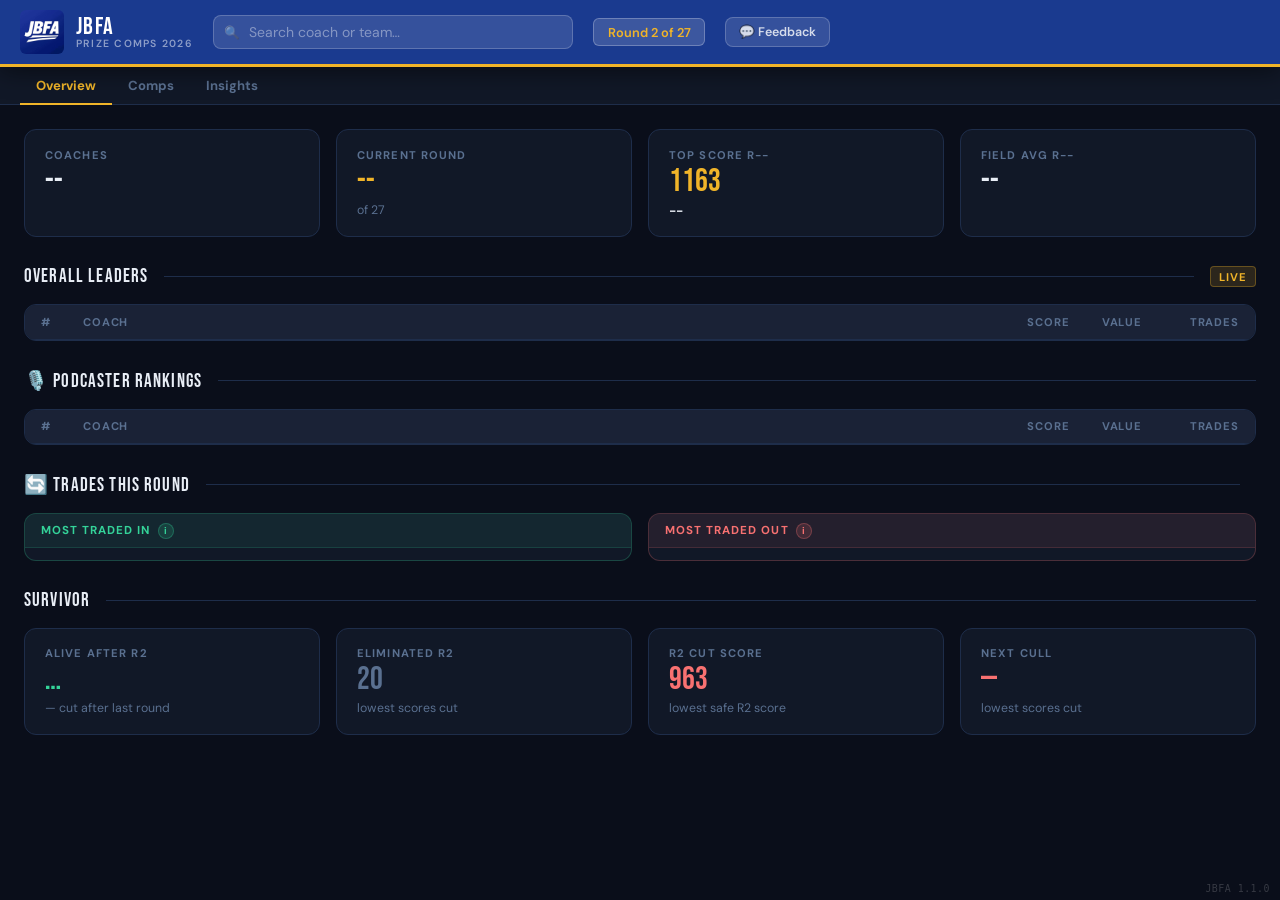
<file: Weekly Archive and backups/Week 4/index.html>
<!DOCTYPE html>

<html lang="en">
<head>
<meta charset="UTF-8">
<meta name="viewport" content="width=device-width, initial-scale=1.0">
<link rel="icon" href="data:image/svg+xml,<svg xmlns='http://www.w3.org/2000/svg' viewBox='0 0 100 100'><text y='.9em' font-size='90'>🏉</text></svg>">
<title>JBFA Fantasy League — 2026</title>
<link href="https://fonts.googleapis.com/css2?family=Bebas+Neue&family=DM+Sans:wght@400;500;600&display=swap" rel="stylesheet">

<link rel="stylesheet" href="style.css">

</head>
<body>

<header>
  <div class="hdr">
    <div class="logo-wrap" onclick="goHome()">
      <img class="logo-img" src="logo.jpg" alt="JBFA">
      <div><div class="logo-text">JBFA</div><span class="logo-sub">Prize Comps 2026</span></div>
    </div>
    <div class="sw">
      <span class="si">🔍</span>
      <input id="gs" type="text" placeholder="Search coach or team…" autocomplete="off">
      <div class="sdrop" id="sdrop"></div>
    </div>
    <div class="rpill" id="rpill" style="cursor:pointer">Round 2 of 27</div>
    <button onclick="document.getElementById('fmodal').style.display='flex'" style="background:rgba(255,255,255,.12);border:1px solid rgba(255,255,255,.2);border-radius:8px;padding:.35rem .8rem;color:rgba(255,255,255,.8);font-family:'DM Sans',sans-serif;font-size:.78rem;font-weight:600;cursor:pointer;white-space:nowrap;flex-shrink:0;transition:background .15s;" onmouseover="this.style.background='rgba(255,255,255,.2)'" onmouseout="this.style.background='rgba(255,255,255,.12)'">💬 Feedback</button>
  </div>
</header>



<div class="nav">
  <div class="nav-top">
    <button class="nb-top active" id="nbt-ov" onclick="showTopTab('ov')">Overview</button>
    <button class="nb-top" id="nbt-comp" onclick="showTopTab('comp')">Comps</button>
    <button class="nb-top" id="nbt-insights" onclick="showTopTab('insights')">Insights</button>
  </div>
  <div class="nav-sub" id="nav-sub-comp" style="display:none">
    <button class="nb" id="nb-how" onclick="showTab(event,'how')">How It Works</button>
    <div class="nsep"></div>
    <button class="nb" id="nb-p1" onclick="showTab(event,'p1')">Qualifying</button>
    <button class="nb" id="nb-p2" onclick="showTab(event,'p2')">Seeding</button>
    <button class="nb" id="nb-p3" onclick="showTab(event,'p3')">Knockout</button>
    <div class="nsep"></div>
    <button class="nb" id="nb-c2" onclick="showTab(event,'c2')">🎯 Survivor</button>
    <div class="nsep"></div>
    <button class="nb" id="nb-vip" onclick="showTab(event,'vip')">⭐ VIP</button>
    <div class="nsep"></div>
    <button class="nb" id="nb-prizes" onclick="showTab(event,'prizes')">🏆 Prizes</button>
  </div>
  <div class="nav-sub" id="nav-sub-insights" style="display:none">
    <button class="nb" id="nb-stats" onclick="showTab(event,'stats')">📈 Stats</button>
    <button class="nb" id="nb-players" onclick="showTab(event,'players')">🏉 Ownership</button>
    <button class="nb" id="nb-pp" onclick="showTab(event,'pp')">💰 Price Predictor</button>
    <button class="nb" id="nb-sd" onclick="showTab(event,'sd')">📊 Score Distribution</button>
  </div>
</div>

<main>

  <!-- COACH VIEW -->
  <div id="cv">
    <button class="cvback" onclick="closeCv()">← Back</button>
    <div id="cvc"></div>
  </div>

  <!-- OVERVIEW -->
  <div class="panel active" id="panel-ov">
    <div class="sr">
      <div class="sc"><div class="scl">Coaches</div><div class="scv" id="sc-total">--</div><div class="scs"></div></div>
      <div class="sc"><div class="scl">Current Round</div><div class="scv" style="color:var(--accent)" id="sc-cur-round">--</div><div class="scs">of 27</div></div>
      <div class="sc"><div class="scl" id="sc-top-label">Top Score R--</div><div class="scv" style="color:var(--accent)" id="sc-top-val">1163</div><div class="scs" id="sc-top-coach" style="color:var(--text);font-weight:700;font-size:.8rem">--</div></div>
      <div class="sc"><div class="scl" id="sc-avg-label">Field Avg R--</div><div class="scv" id="sc-avg-val">--</div><div class="scs" id="sc-avg-sub"></div></div>
    </div>
    <div class="sh"><div class="sht">Overall Leaders</div><div class="shl"></div><span class="badge bt1">Live</span></div>
    <div class="tw"><div class="tw-scroll"><table id="ovt">
      <colgroup><col style="width:38px"><col><col style="width:72px"><col style="width:88px"><col style="width:60px"></colgroup>
      <thead><tr><th>#</th><th>Coach</th><th style="text-align:center">Score</th><th>Value</th><th>Trades</th></tr></thead>
      <tbody id="ov-top"></tbody>
    </table></div></div>
    <div class="sh"><div class="sht">🎙️ Podcaster Rankings</div><div class="shl"></div></div>
    <div class="tw"><div class="tw-scroll"><table id="ovp">
      <colgroup><col style="width:38px"><col><col style="width:72px"><col style="width:88px"><col style="width:60px"></colgroup>
      <thead><tr><th>#</th><th>Coach</th><th style="text-align:center">Score</th><th>Value</th><th>Trades</th></tr></thead>
      <tbody id="ov-pod"></tbody>
    </table></div></div>
    <div class="sh"><div class="sht">🔄 Trades This Round</div><div class="shl"></div><span id="ov-trade-rnd" style="font-size:.75rem;color:var(--muted)"></span></div>
    <div style="display:grid;grid-template-columns:1fr 1fr;gap:1rem;margin-bottom:1.5rem;">
      <div style="background:var(--surface);border:1px solid rgba(52,211,153,.25);border-radius:12px;overflow:hidden;">
        <div style="background:rgba(52,211,153,.08);padding:.55rem 1rem;border-bottom:1px solid rgba(52,211,153,.15);font-size:.72rem;font-weight:700;text-transform:uppercase;letter-spacing:.09em;color:var(--green);display:flex;align-items:center">Most Traded In<button class="trade-info-btn" onclick="document.getElementById('trade-info-modal').classList.add('open')" title="What does % eligible mean?" style="border-color:rgba(52,211,153,.3);background:rgba(52,211,153,.15);color:var(--green);">i</button></div>
        <div id="ov-traded-in" style="padding:.35rem 0;"></div>
      </div>
      <div style="background:var(--surface);border:1px solid rgba(248,113,113,.25);border-radius:12px;overflow:hidden;">
        <div style="background:rgba(248,113,113,.08);padding:.55rem 1rem;border-bottom:1px solid rgba(248,113,113,.15);font-size:.72rem;font-weight:700;text-transform:uppercase;letter-spacing:.09em;color:var(--red);display:flex;align-items:center">Most Traded Out<button class="trade-info-btn" onclick="document.getElementById('trade-info-modal').classList.add('open')" title="What does % eligible mean?" style="border-color:rgba(248,113,113,.3);background:rgba(248,113,113,.15);color:var(--red);">i</button></div>
        <div id="ov-traded-out" style="padding:.35rem 0;"></div>
      </div>
    </div>
    <div class="sh"><div class="sht">Survivor</div><div class="shl"></div></div>
    <div class="sr" id="sr-surv-ov">
      <div class="sc"><div class="scl" id="sc-alive-label">Alive After R2</div><div class="scv" style="color:var(--green)" id="sc-alive">…</div><div class="scs" id="sc-alive-sub">— cut after last round</div></div>
      <div class="sc"><div class="scl">Eliminated R2</div><div class="scv" style="color:var(--muted)">20</div><div class="scs">lowest scores cut</div></div>
      <div class="sc"><div class="scl" id="sc-cut-label-ov">R2 Cut Score</div><div class="scv" style="color:var(--red)" id="sc-cut-val-ov">963</div><div class="scs" id="sc-cut-scs-ov">lowest safe R2 score</div></div>
      <div class="sc"><div class="scl" id="sc-next-cull-label">Next Cull</div><div class="scv" style="color:var(--red)" id="sc-next-cull-val">—</div><div class="scs" id="sc-next-cull-sub">lowest scores cut</div></div>
    </div>
  </div>

  <!-- HOW IT WORKS -->
  <div class="panel" id="panel-how">

    <!-- ── MAIN SEASON COMP ── -->
    <div style="border:1px solid rgba(26,58,143,.6);border-radius:16px;overflow:hidden;margin-bottom:2rem;">
      <div style="background:linear-gradient(135deg,rgba(26,58,143,.5),rgba(26,58,143,.25));padding:1rem 1.5rem;display:flex;align-items:center;justify-content:space-between;border-bottom:1px solid rgba(26,58,143,.4);">
        <div style="display:flex;align-items:center;gap:.75rem;">
          <span style="font-size:1.4rem">🏟️</span>
          <div>
            <div style="font-family:'Bebas Neue',sans-serif;font-size:1.3rem;letter-spacing:.06em;color:#fff">Main Season Comp</div>
            <div style="font-size:.72rem;color:rgba(255,255,255,.45);text-transform:uppercase;letter-spacing:.1em">3 Phases · Rounds 1–27</div>
          </div>
        </div>
        <div style="display:flex;gap:.4rem">
          <span class="badge bt1">Qualifying</span>
          <span class="badge bt2">Seeding</span>
          <span class="badge bp3">Knockout</span>
        </div>
      </div>
      <div style="padding:1.5rem;">
        <div class="tl" style="margin-top:0">
          <div class="tls cur" onclick="showTab(null,'p1')"><div class="tlr">R1–R8</div><div class="tll">Qualifying</div><div class="tld">All together</div></div>
          <div class="tls" onclick="showTab(null,'p2')"><div class="tlr">R9–R18</div><div class="tll">Seeding</div><div class="tld">3 Tier groups</div></div>
          <div class="tls" onclick="showTab(null,'p3')"><div class="tlr">R19–R27</div><div class="tll">Knockout</div><div class="tld">Full Knockout</div></div>
        </div>
        <div class="tl-hint">↑ tap a phase to jump to its standings</div>
        <div class="hg">
          <div class="hc">
            <div style="display:flex;align-items:center;gap:.6rem;margin-bottom:.6rem"><span class="badge bt1" style="font-size:.75rem;padding:.2rem .6rem">Qualifying</span><span style="color:var(--muted);font-size:.8rem">Rounds 1–8</span></div>
            <div class="ht">All In</div>
            <p>All <span class="dyn-total">JBFA</span> coaches compete together, points accumulate each week. Your <strong>rank after Round 8</strong> determines which tier you enter for Seeding.</p>
          </div>
          <div class="hc">
            <div style="display:flex;align-items:center;gap:.6rem;margin-bottom:.6rem"><span class="badge bt2" style="font-size:.75rem;padding:.2rem .6rem">Seeding</span><span style="color:var(--muted);font-size:.8rem">Rounds 9–18</span></div>
            <div class="ht">Tier Groups</div>
            <p><strong class="ac">Points reset to zero</strong> at Round 9. Three separate competitions run for 10 rounds with their own prizes.</p>
            <div style="display:flex;flex-direction:column;gap:.5rem;margin-top:.85rem">
              <div style="display:flex;align-items:center;justify-content:space-between;background:var(--surface2);border-radius:6px;padding:.5rem .75rem"><div style="display:flex;align-items:center;gap:.5rem"><span class="badge bt1">Tier 1</span><span style="font-size:.82rem;font-weight:600">Premiership</span></div><span style="font-size:.78rem;color:var(--muted)">Top 100</span></div>
              <div style="display:flex;align-items:center;justify-content:space-between;background:var(--surface2);border-radius:6px;padding:.5rem .75rem"><div style="display:flex;align-items:center;gap:.5rem"><span class="badge bt2">Tier 2</span><span style="font-size:.82rem;font-weight:600">Championship</span></div><span style="font-size:.78rem;color:var(--muted)">Ranks 101–200</span></div>
              <div style="display:flex;align-items:center;justify-content:space-between;background:var(--surface2);border-radius:6px;padding:.5rem .75rem"><div style="display:flex;align-items:center;gap:.5rem"><span class="badge bt3">Tier 3</span><span style="font-size:.82rem;font-weight:600">State Cup</span></div><span style="font-size:.78rem;color:var(--muted)">Ranks 201+</span></div>
            </div>
          </div>
          <div class="hc">
            <div style="display:flex;align-items:center;gap:.6rem;margin-bottom:.6rem"><span class="badge bp3" style="font-size:.75rem;padding:.2rem .6rem">Knockout</span><span style="color:var(--muted);font-size:.8rem">Rounds 19–27</span></div>
            <div class="ht">Full Knockout</div>
            <p>All coaches re-enter a <strong>seeded bracket</strong> based on Seeding results. Top seeds receive byes in R19. The <strong class="ac">top 4 coaches</strong> share the main prizes.</p>
          </div>
        </div>
      </div>
    </div>

    <!-- ── SURVIVAL KNOCKOUT ── -->
    <div style="border:1px solid rgba(248,113,113,.3);border-radius:16px;overflow:hidden;margin-bottom:2rem;">
      <div style="background:linear-gradient(135deg,rgba(220,38,38,.2),rgba(220,38,38,.08));padding:1rem 1.5rem;display:flex;align-items:center;justify-content:space-between;border-bottom:1px solid rgba(248,113,113,.2);">
        <div style="display:flex;align-items:center;gap:.75rem;">
          <span style="font-size:1.4rem">🎯</span>
          <div>
            <div style="font-family:'Bebas Neue',sans-serif;font-size:1.3rem;letter-spacing:.06em;color:#fff">Survivor</div>
            <div style="font-size:.72rem;color:rgba(255,255,255,.45);text-transform:uppercase;letter-spacing:.1em">Runs all 27 rounds in parallel</div>
          </div>
        </div>
        <span class="badge balive" style="font-size:.7rem">Weekly Score Only</span>
      </div>
      <div style="padding:1.5rem;display:grid;grid-template-columns:1fr 1fr;gap:1.5rem;">
        <div>
          <div class="ht" style="margin-bottom:.5rem">How it works</div>
          <p style="font-size:.875rem;color:var(--muted);line-height:1.65">Runs in parallel with the Main Season Comp across all 27 rounds. Each round the coaches with the <strong style="color:var(--text)">lowest score that week</strong> are eliminated — regardless of how they've performed before. <strong style="color:var(--text)">Weekly score only, never cumulative.</strong></p>
          <p style="font-size:.72rem;color:var(--muted);line-height:1.6;margin-top:.5rem;opacity:.7">* Tiebreaker: if coaches finish on the same score at the cut line, the coach with the higher score from the <em>previous round</em> is retained. Ties cascade back further if still equal. In Round 1 (no prior round), tied coaches at the cut are both kept safe.</p>
        </div>
        <div>
          <div class="ht" style="margin-bottom:.5rem">Key facts</div>
          <div style="display:flex;flex-direction:column;gap:.4rem">
            <div style="display:flex;justify-content:space-between;font-size:.82rem;padding:.4rem .6rem;background:var(--surface2);border-radius:6px"><span style="color:var(--muted)">Started</span><strong>299 coaches</strong></div>
            <div style="display:flex;justify-content:space-between;font-size:.82rem;padding:.4rem .6rem;background:var(--surface2);border-radius:6px"><span style="color:var(--muted)">Round 1</span><strong style="color:var(--green)">No eliminations</strong></div>
            <div style="display:flex;justify-content:space-between;font-size:.82rem;padding:.4rem .6rem;background:var(--surface2);border-radius:6px"><span style="color:var(--muted)">Winner</span><strong>Last coach standing (R27)</strong></div>
          </div>
        </div>
      </div>
    </div>

    <!-- ── VIP OVERALL COMP ── -->
    <div style="border:1px solid rgba(52,211,153,.3);border-radius:16px;overflow:hidden;margin-bottom:1rem;">
      <div style="background:linear-gradient(135deg,rgba(52,211,153,.15),rgba(52,211,153,.05));padding:1rem 1.5rem;display:flex;align-items:center;justify-content:space-between;border-bottom:1px solid rgba(52,211,153,.2);">
        <div style="display:flex;align-items:center;gap:.75rem;">
          <span style="font-size:1.4rem">⭐</span>
          <div>
            <div style="font-family:'Bebas Neue',sans-serif;font-size:1.3rem;letter-spacing:.06em;color:var(--vip)">VIP Overall Comp</div>
            <div style="font-size:.72rem;color:rgba(255,255,255,.45);text-transform:uppercase;letter-spacing:.1em">68 designated entries · Cumulative all season</div>
          </div>
        </div>
        <span class="badge bvip dyn-vip-badge" style="font-size:.7rem">68 Entries</span>
      </div>
      <div style="padding:1.5rem;display:grid;grid-template-columns:1fr 1fr;gap:1.5rem;">
        <div>
          <div class="ht" style="margin-bottom:.5rem">How it works</div>
          <p style="font-size:.875rem;color:var(--muted);line-height:1.65">Exclusive to VIP members. A <strong style="color:var(--text)">cumulative season-long standings</strong> using each VIP's designated entry. Coaches with multiple teams nominate one entry for this leaderboard. Best cumulative score across all 27 rounds wins.</p>
        </div>
        <div>
          <div class="ht" style="margin-bottom:.5rem">Key facts</div>
          <div style="display:flex;flex-direction:column;gap:.4rem">
            <div style="display:flex;justify-content:space-between;font-size:.82rem;padding:.4rem .6rem;background:var(--surface2);border-radius:6px"><span style="color:var(--muted)">Entrants</span><strong style="color:var(--vip)">68 VIP coaches</strong></div>
            <div style="display:flex;justify-content:space-between;font-size:.82rem;padding:.4rem .6rem;background:var(--surface2);border-radius:6px"><span style="color:var(--muted)">Scoring</span><strong>Cumulative — all 27 rounds</strong></div>
            <div style="display:flex;justify-content:space-between;font-size:.82rem;padding:.4rem .6rem;background:var(--surface2);border-radius:6px"><span style="color:var(--muted)">Entries per coach</span><strong>One designated entry only</strong></div>
          </div>
        </div>
      </div>
    </div>

  </div>

  <!-- PHASE 1 -->
  <div class="panel" id="panel-p1">
    <div class="sh" style="margin-top:0"><div class="sht">Qualifying — Current Rankings</div><div class="shl"></div><span class="badge bt1" style="font-size:.68rem">Rounds 1–8</span></div>
    <p style="color:var(--muted);font-size:.875rem;margin-bottom:1.25rem;" id="standings-sub">Standings after Round 2. Click any row for coach profile.</p>
    <div class="fr">
      <span class="fil">Filter:</span>
      <input class="fi" id="p1fi" placeholder="Search coach or team…" oninput="fP1()">
      <span style="margin-left:auto;font-size:.82rem;color:var(--muted)" id="p1ct"></span>
    </div>
    <div class="tw"><div class="tw-scroll"><table id="p1t">
      <colgroup><col style="width:38px"><col><col style="width:72px"><col style="width:88px"><col style="width:60px"></colgroup>
      <thead><tr><th>#</th><th>Coach</th><th style="text-align:center">Score</th><th>Value</th><th>Trades</th></tr></thead>
      <tbody id="p1b"></tbody>
    </table></div></div>
    <div class="pager" id="p1pg"></div>
  </div>

  <!-- PHASE 2 -->
  <div class="panel" id="panel-p2">
    <div class="cs"><div class="csi">🏆</div><h3>Seeding — Tier Groups</h3><p>Begins Round 9. Tier splits determined by Qualifying ranking after Round 8.</p></div>
  </div>

  <!-- PHASE 3 -->
  <div class="panel" id="panel-p3">
    <div class="cs"><div class="csi">⚔️</div><h3>Knockout</h3><p>Begins Round 19. All coaches re-enter a seeded bracket based on Seeding results.</p></div>
  </div>

  <!-- SURVIVAL -->
  <div class="panel" id="panel-c2">
    <div class="sh" style="margin-top:0"><div class="sht">Survivor</div><div class="shl"></div></div>
    <p style="color:var(--muted);font-size:.875rem;margin-bottom:1.5rem;"><strong style="color:var(--text)">Weekly score only — not cumulative.</strong> Each round the coaches with the lowest <em>that week's score</em> are eliminated, regardless of how they've performed before. Survive each round. Last coach standing after Round 27 wins.</p>
    <div class="sr">
      <div class="sc"><div class="scl">Started</div><div class="scv" id="sc-started">299</div><div class="scs">coaches</div></div>
      <div class="sc"><div class="scl">Still Alive</div><div class="scv" style="color:var(--green)" id="sc-still-alive">…</div><div class="scs" id="sc-still-alive-sub">after R2</div></div>
      <div class="sc"><div class="scl">Eliminated</div><div class="scv" style="color:var(--muted)" id="sc-elim-count">—</div><div class="scs" id="sc-elim-sub">cut to date</div></div>
      <div class="sc"><div class="scl" id="sc-cut-label">R2 Cut Score</div><div class="scv" style="color:var(--red)" id="sc-cut-val">963</div><div class="scs">lowest safe R2 score</div></div>
      <div class="sc"><div class="scl" id="sc-next-drop-label">Next Drop</div><div class="scv" style="color:var(--red)" id="sc-next-drop-val">—</div><div class="scs">lowest weekly scores cut</div></div>
    </div>
    <div class="sh"><div class="sht">Full Drop Schedule</div><div class="shl"></div></div>
    <div style="display:flex;gap:.5rem;flex-wrap:wrap;margin-bottom:.75rem;align-items:center;">
      <span style="font-size:.7rem;color:var(--muted);font-weight:700;text-transform:uppercase;letter-spacing:.08em">% cut:</span>
      <span style="font-size:.72rem;color:var(--green);background:rgba(52,211,153,.1);border:1px solid rgba(52,211,153,.25);border-radius:4px;padding:.1rem .4rem">0%</span>
      <span style="font-size:.72rem;color:var(--blue);background:rgba(96,165,250,.1);border:1px solid rgba(96,165,250,.25);border-radius:4px;padding:.1rem .4rem">&lt;5%</span>
      <span style="font-size:.72rem;color:var(--accent);background:rgba(240,180,41,.1);border:1px solid rgba(240,180,41,.25);border-radius:4px;padding:.1rem .4rem">&lt;10%</span>
      <span style="font-size:.72rem;color:#fb923c;background:rgba(251,146,60,.1);border:1px solid rgba(251,146,60,.25);border-radius:4px;padding:.1rem .4rem">&lt;20%</span>
      <span style="font-size:.72rem;color:var(--red);background:rgba(248,113,113,.1);border:1px solid rgba(248,113,113,.25);border-radius:4px;padding:.1rem .4rem">&lt;35%</span>
      <span style="font-size:.72rem;color:#ef4444;background:rgba(220,38,38,.1);border:1px solid rgba(220,38,38,.25);border-radius:4px;padding:.1rem .4rem">35%+</span>
    </div>
    <p style="font-size:.78rem;color:var(--muted);margin-bottom:.5rem;">💡 <strong style="color:var(--text)">Click any round</strong> to see which coaches were eliminated that round.</p>
    <div class="sg" id="sgrid"></div>
    <div id="elim-popup" style="display:none;margin-top:.75rem;background:var(--surface2);border:1px solid var(--border);border-radius:10px;padding:1rem;"></div>
  </div>

  <!-- PLAYERS TAB -->
  <div class="panel" id="panel-players">
    <div class="sh" style="margin-top:0"><div class="sht">🏉 Player Insights</div><div class="shl"></div><span class="badge bt2" style="font-size:.68rem" id="pl-round-badge">Round 2 data</span></div>
    <p style="color:var(--muted);font-size:.875rem;margin-bottom:1.5rem;">Ownership and trade data across all JBFA coaches.</p>

    <!-- Trade Summary -->
    <div style="display:grid;grid-template-columns:1fr 1fr;gap:1rem;margin-bottom:1.5rem;">
      <div style="background:var(--surface);border:1px solid rgba(52,211,153,.3);border-radius:12px;overflow:hidden;">
        <div style="background:rgba(52,211,153,.1);padding:.65rem 1rem;border-bottom:1px solid rgba(52,211,153,.2);font-family:'Bebas Neue',sans-serif;font-size:.95rem;letter-spacing:.06em;color:var(--green);display:flex;align-items:center;">🔥 Most Traded IN<button class="trade-info-btn" onclick="document.getElementById('trade-info-modal').classList.add('open')" title="What does % eligible mean?">i</button></div>
        <div id="pl-traded-in" style="padding:.5rem 0;"></div>
      </div>
      <div style="background:var(--surface);border:1px solid rgba(248,113,113,.3);border-radius:12px;overflow:hidden;">
        <div style="background:rgba(248,113,113,.1);padding:.65rem 1rem;border-bottom:1px solid rgba(248,113,113,.2);font-family:'Bebas Neue',sans-serif;font-size:.95rem;letter-spacing:.06em;color:var(--red);display:flex;align-items:center;">📉 Most Traded OUT<button class="trade-info-btn" onclick="document.getElementById('trade-info-modal').classList.add('open')" title="What does % eligible mean?">i</button></div>
        <div id="pl-traded-out" style="padding:.5rem 0;"></div>
      </div>
    </div>

    <!-- Full ownership table -->
    <div class="sh"><div class="sht">Ownership Rankings</div><div class="shl"></div></div>
    <div class="fr">
      <span class="fil">Filter:</span>
      <input class="fi" id="plfi" placeholder="Search player…" oninput="fPlayers()" style="width:200px">
      <select id="plsort" onchange="fPlayers()" style="background:var(--surface2);border:1px solid var(--border);border-radius:8px;padding:.4rem .75rem;color:var(--text);font-family:'DM Sans',sans-serif;font-size:.85rem;outline:none;">
        <option value="ownedDesc">Ownership: High → Low</option>
        <option value="ownedAsc">Ownership: Low → High</option>
        <option value="topN">Top-N Ownership: High → Low</option>
        <option value="cost">Price: High → Low</option>
        <option value="tradedIn">Most Traded In</option>
        <option value="tradedOut">Most Traded Out</option>
      </select>
      <div style="display:flex;align-items:center;gap:.4rem;">
        <label style="font-size:.72rem;color:var(--accent);font-weight:700;white-space:nowrap">Top</label>
        <input id="pltopn" type="number" value="100" min="1" max="300" oninput="fPlayers()" style="width:54px;background:rgba(240,180,41,.08);border:1px solid rgba(240,180,41,.35);border-radius:6px;padding:.35rem .5rem;color:var(--accent);font-family:'DM Sans',sans-serif;font-size:.85rem;outline:none;text-align:center;font-weight:700;">
        <label style="font-size:.72rem;color:var(--accent);font-weight:700;white-space:nowrap">coaches ↓</label>
      </div>
      <span style="margin-left:auto;font-size:.82rem;color:var(--muted)" id="plct"></span>
    </div>
    <p style="font-size:.72rem;color:var(--muted);margin-bottom:.5rem;font-style:italic"></p>
    <div id="pl-table-wrap"><div class="tw"><div class="tw-scroll"><table id="plt">
      <thead><tr><th>#</th><th>Player</th><th>Price</th><th>Ownership</th><th id="topn-header" style="background:rgba(240,180,41,.12);color:var(--accent);border-left:2px solid rgba(240,180,41,.3);border-right:2px solid rgba(240,180,41,.3);">Top 100</th><th>Traded In ↑</th><th style="font-size:.65rem">% of field</th><th style="font-size:.65rem">% eligible</th><th>Traded Out ↓</th><th style="font-size:.65rem">% of field</th><th style="font-size:.65rem">% eligible</th></tr></thead>
      <tbody id="plb"></tbody>
    </table></div></div></div>
    <div id="pl-card-list"></div>
  </div>

  <!-- VIP COMP -->
  <div class="panel" id="panel-vip">
    <div class="vip-banner">
      <div class="vip-banner-icon">⭐</div>
      <div>
        <h2>VIP Overall Comp</h2>
        <p>Exclusive to VIP members. Cumulative season-long standings using each VIP's designated entry. One entry per coach. <span class="dyn-vip-count">68</span> competitors.</p>
      </div>
    </div>
    <div class="sr">
      <div class="sc"><div class="scl">VIP Entries</div><div class="scv" style="color:var(--vip)">68</div><div class="scs">competitors</div></div>
      <div class="sc"><div class="scl" id="vip-top-label">Top Score R2</div><div class="scv" style="color:var(--accent)" id="vip-top">—</div><div class="scs" id="vip-top-team" style="color:var(--text);font-weight:700;font-size:.8rem">—</div></div>
      <div class="sc"><div class="scl">1st Prize</div><div class="scv" style="color:var(--vip);font-size:1.6rem;margin-top:.2rem">$500</div><hr style="border:none;border-top:1px solid var(--border);margin:.4rem 0"><div style="font-size:.65rem;text-transform:uppercase;letter-spacing:.08em;color:var(--muted)">Runner-up</div><div style="font-family:'Bebas Neue',sans-serif;font-size:1.1rem;color:var(--vip);letter-spacing:.04em;margin:.1rem 0">$100 <span style="font-size:.75rem;color:var(--muted)">JBFA Credit</span></div></div>
    </div>
    <div class="sh"><div class="sht">VIP Leaderboard</div><div class="shl"></div></div>
    <div class="fr"><span class="fil">Filter:</span><input class="fi" id="vipfi" placeholder="Search VIP coach or team…" oninput="fVip()"></div>
    <div class="tw"><div class="tw-scroll"><table id="vipt">
      <colgroup><col style="width:38px"><col><col style="width:72px"><col style="width:88px"><col style="width:60px"></colgroup>
      <thead><tr><th>#</th><th>Coach</th><th style="text-align:center">Score</th><th>Value</th><th>Trades</th></tr></thead>
      <tbody id="vipb"></tbody>
    </table></div></div>
    <div class="pager" id="vippg"></div>
  </div>

  <!-- PRIZES -->
  <div class="panel" id="panel-prizes">
    <div class="sh" style="margin-top:0"><div class="sht">Prize Pool — 2026 Season</div><div class="shl"></div></div>

    <!-- OVERALL CUMULATIVE -->
    <div style="border:1px solid rgba(240,180,41,.6);border-radius:16px;overflow:hidden;margin-bottom:2rem;">
      <div style="background:linear-gradient(135deg,rgba(240,180,41,.3),rgba(240,180,41,.12));padding:1rem 1.5rem;display:flex;align-items:center;justify-content:space-between;border-bottom:1px solid rgba(240,180,41,.3);">
        <div style="display:flex;align-items:center;gap:.75rem;">
          <span style="font-size:1.4rem">🌟</span>
          <div>
            <div style="font-family:'Bebas Neue',sans-serif;font-size:1.3rem;letter-spacing:.06em;color:#f0b429">Overall Points — Season Total</div>
            <div style="font-size:.72rem;color:rgba(255,255,255,.45);text-transform:uppercase;letter-spacing:.1em">All JBFA coaches · Cumulative all 27 rounds</div>
          </div>
        </div>
        <span class="badge bt1" style="font-size:.7rem">Top 5 Paid</span>
      </div>
      <div style="padding:1.5rem;">
        <div class="prizes-grid">
          <div class="prize-card gold"><div class="prize-title">🥇 1st Place</div><div class="prize-amount" style="font-family:'Bebas Neue',sans-serif;font-size:2rem;color:var(--accent);letter-spacing:.04em;margin:.5rem 0;">$750</div><div class="prize-winner"><span class="prize-pill"><span class="prize-pill-dot"></span>Winner TBD</span></div></div>
          <div class="prize-card gold"><div class="prize-title">🥈 2nd Place</div><div class="prize-amount" style="font-family:'Bebas Neue',sans-serif;font-size:2rem;color:var(--accent);letter-spacing:.04em;margin:.5rem 0;">$350</div><div class="prize-winner"><span class="prize-pill"><span class="prize-pill-dot"></span>Winner TBD</span></div></div>
          <div class="prize-card gold"><div class="prize-title">🥉 3rd Place</div><div class="prize-amount" style="font-family:'Bebas Neue',sans-serif;font-size:1.3rem;color:var(--accent);letter-spacing:.04em;margin:.5rem 0;">2027 JBFA<br>VIP Package</div><div class="prize-winner"><span class="prize-pill"><span class="prize-pill-dot"></span>Winner TBD</span></div></div>
          <div class="prize-card gold"><div class="prize-title">4th Place</div><div class="prize-amount" style="font-family:'Bebas Neue',sans-serif;font-size:1.6rem;color:var(--accent);letter-spacing:.04em;margin:.5rem 0;">$100 <span style="font-size:.9rem">+ Hat &amp; Shirt</span></div><div class="prize-winner"><span class="prize-pill"><span class="prize-pill-dot"></span>Winner TBD</span></div></div>
          <div class="prize-card gold"><div class="prize-title">5th Place</div><div class="prize-amount" style="font-family:'Bebas Neue',sans-serif;font-size:2rem;color:var(--accent);letter-spacing:.04em;margin:.5rem 0;">$75</div><div class="prize-winner"><span class="prize-pill"><span class="prize-pill-dot"></span>Winner TBD</span></div></div>
        </div>
      </div>
    </div>

    <!-- MAIN SEASON COMP -->
    <div style="border:1px solid rgba(26,58,143,.6);border-radius:16px;overflow:hidden;margin-bottom:2rem;">
      <div style="background:linear-gradient(135deg,rgba(26,58,143,.5),rgba(26,58,143,.25));padding:1rem 1.5rem;display:flex;align-items:center;justify-content:space-between;border-bottom:1px solid rgba(26,58,143,.4);">
        <div style="display:flex;align-items:center;gap:.75rem;">
          <span style="font-size:1.4rem">🏟️</span>
          <div>
            <div style="font-family:'Bebas Neue',sans-serif;font-size:1.3rem;letter-spacing:.06em;color:#fff">Main Season Comp</div>
            <div style="font-size:.72rem;color:rgba(255,255,255,.45);text-transform:uppercase;letter-spacing:.1em">Seeding Tiers · Knockout</div>
          </div>
        </div>
        <div style="display:flex;gap:.4rem;flex-wrap:wrap;justify-content:flex-end">
          <span class="badge bt1">Tier 1</span><span class="badge bt2">Tier 2</span><span class="badge bt3">Tier 3</span>
          <span class="badge bp3">Knockout</span>
        </div>
      </div>
      <div style="padding:1.5rem;">
        <div style="font-size:.75rem;font-weight:700;text-transform:uppercase;letter-spacing:.1em;color:var(--muted);margin-bottom:.75rem">Seeding — Tier Prizes (Rounds 9–18)</div>
        <div class="prizes-grid" style="margin-bottom:1.5rem">
          <div class="prize-card blue">
            <div class="prize-title"><span class="badge bt1" style="margin-bottom:.4rem;display:inline-flex">Tier 1</span> Premiership</div>
            <div style="font-size:.68rem;text-transform:uppercase;letter-spacing:.1em;color:var(--muted);margin-top:.25rem">1st Place</div>
            <div class="prize-amount" style="font-family:'Bebas Neue',sans-serif;font-size:1.6rem;color:var(--t1);letter-spacing:.04em;margin:.2rem 0">$400</div>
            <hr style="border:none;border-top:1px solid var(--border);margin:.5rem 0">
            <div style="font-size:.68rem;text-transform:uppercase;letter-spacing:.1em;color:var(--muted)">Runner-up</div>
            <div style="font-family:'Bebas Neue',sans-serif;font-size:1.3rem;color:var(--t1);letter-spacing:.04em;margin:.2rem 0">$150 <span style="font-size:.9rem">+ JBFA Hat</span></div>
            <div class="prize-winner"><span class="prize-pill"><span class="prize-pill-dot"></span>Winner TBD</span></div>
          </div>
          <div class="prize-card blue">
            <div class="prize-title"><span class="badge bt2" style="margin-bottom:.4rem;display:inline-flex">Tier 2</span> Championship</div>
            <div style="font-size:.68rem;text-transform:uppercase;letter-spacing:.1em;color:var(--muted);margin-top:.25rem">1st Place</div>
            <div class="prize-amount" style="font-family:'Bebas Neue',sans-serif;font-size:1.6rem;color:var(--t2);letter-spacing:.04em;margin:.2rem 0">$200</div>
            <hr style="border:none;border-top:1px solid var(--border);margin:.5rem 0">
            <div style="font-size:.68rem;text-transform:uppercase;letter-spacing:.1em;color:var(--muted)">Runner-up</div>
            <div style="font-family:'Bebas Neue',sans-serif;font-size:1.1rem;color:var(--t2);letter-spacing:.04em;margin:.2rem 0">2027 JBFA Legends Pack</div>
            <div class="prize-winner"><span class="prize-pill"><span class="prize-pill-dot"></span>Winner TBD</span></div>
          </div>
          <div class="prize-card blue">
            <div class="prize-title"><span class="badge bt3" style="margin-bottom:.4rem;display:inline-flex">Tier 3</span> State Cup</div>
            <div style="font-size:.68rem;text-transform:uppercase;letter-spacing:.1em;color:var(--muted);margin-top:.25rem">1st Place</div>
            <div class="prize-amount" style="font-family:'Bebas Neue',sans-serif;font-size:1.6rem;color:var(--t3);letter-spacing:.04em;margin:.2rem 0">$100</div>
            <hr style="border:none;border-top:1px solid var(--border);margin:.5rem 0">
            <div style="font-size:.68rem;text-transform:uppercase;letter-spacing:.1em;color:var(--muted)">Runner-up</div>
            <div style="font-family:'Bebas Neue',sans-serif;font-size:1.1rem;color:var(--t3);letter-spacing:.04em;margin:.2rem 0">JBFA Hat &amp; T-Shirt</div>
            <div class="prize-winner"><span class="prize-pill"><span class="prize-pill-dot"></span>Winner TBD</span></div>
          </div>
        </div>
        <div style="font-size:.75rem;font-weight:700;text-transform:uppercase;letter-spacing:.1em;color:var(--muted);margin-bottom:.75rem">Knockout — Top 4 (Rounds 19–27)</div>
        <div class="prizes-grid">
          <div class="prize-card gold"><div class="prize-title">🥇 1st Place</div><div class="prize-amount" style="font-family:'Bebas Neue',sans-serif;font-size:2rem;color:var(--accent);letter-spacing:.04em;margin:.5rem 0;">$350</div><div class="prize-winner"><span class="prize-pill"><span class="prize-pill-dot"></span>Winner TBD</span></div></div>
          <div class="prize-card gold"><div class="prize-title">🥈 2nd Place</div><div class="prize-amount" style="font-family:'Bebas Neue',sans-serif;font-size:2rem;color:var(--accent);letter-spacing:.04em;margin:.5rem 0;">$250</div><div class="prize-winner"><span class="prize-pill"><span class="prize-pill-dot"></span>Winner TBD</span></div></div>
          <div class="prize-card gold"><div class="prize-title">🥉 3rd Place</div><div class="prize-amount" style="font-family:'Bebas Neue',sans-serif;font-size:2rem;color:var(--accent);letter-spacing:.04em;margin:.5rem 0;">$150</div><div class="prize-winner"><span class="prize-pill"><span class="prize-pill-dot"></span>Winner TBD</span></div></div>
          <div class="prize-card gold"><div class="prize-title">4th Place</div><div class="prize-amount" style="font-family:'Bebas Neue',sans-serif;font-size:1.3rem;color:var(--accent);letter-spacing:.04em;margin:.5rem 0;">2027 JBFA<br>Legends Package</div><div class="prize-winner"><span class="prize-pill"><span class="prize-pill-dot"></span>Winner TBD</span></div></div>
        </div>
      </div>
    </div>

    <!-- SURVIVOR -->
    <div style="border:1px solid rgba(248,113,113,.3);border-radius:16px;overflow:hidden;margin-bottom:2rem;">
      <div style="background:linear-gradient(135deg,rgba(220,38,38,.2),rgba(220,38,38,.08));padding:1rem 1.5rem;display:flex;align-items:center;justify-content:space-between;border-bottom:1px solid rgba(248,113,113,.2);">
        <div style="display:flex;align-items:center;gap:.75rem;">
          <span style="font-size:1.4rem">🎯</span>
          <div>
            <div style="font-family:'Bebas Neue',sans-serif;font-size:1.3rem;letter-spacing:.06em;color:#fff">Survivor</div>
            <div style="font-size:.72rem;color:rgba(255,255,255,.45);text-transform:uppercase;letter-spacing:.1em">Last coaches standing · Top 4 paid</div>
          </div>
        </div>
        <span class="badge balive" style="font-size:.7rem">Weekly Score Only</span>
      </div>
      <div style="padding:1.5rem;">
        <div class="prizes-grid">
          <div class="prize-card green"><div class="prize-title">🥇 1st Place</div><div class="prize-amount" style="font-family:'Bebas Neue',sans-serif;font-size:2rem;color:var(--green);letter-spacing:.04em;margin:.5rem 0;">$400</div><div class="prize-winner"><span class="prize-pill"><span class="prize-pill-dot"></span>Winner TBD</span></div></div>
          <div class="prize-card green"><div class="prize-title">🥈 2nd Place</div><div class="prize-amount" style="font-family:'Bebas Neue',sans-serif;font-size:2rem;color:var(--green);letter-spacing:.04em;margin:.5rem 0;">$300</div><div class="prize-winner"><span class="prize-pill"><span class="prize-pill-dot"></span>Winner TBD</span></div></div>
          <div class="prize-card green"><div class="prize-title">🥉 3rd Place</div><div class="prize-amount" style="font-family:'Bebas Neue',sans-serif;font-size:2rem;color:var(--green);letter-spacing:.04em;margin:.5rem 0;">$150</div><div class="prize-winner"><span class="prize-pill"><span class="prize-pill-dot"></span>Winner TBD</span></div></div>
          <div class="prize-card green"><div class="prize-title">4th Place</div><div class="prize-amount" style="font-family:'Bebas Neue',sans-serif;font-size:1.3rem;color:var(--green);letter-spacing:.04em;margin:.5rem 0;">2027 JBFA<br>Legends Package</div><div class="prize-winner"><span class="prize-pill"><span class="prize-pill-dot"></span>Winner TBD</span></div></div>
        </div>
      </div>
    </div>

    <!-- VIP COMP -->
    <div style="border:1px solid rgba(52,211,153,.3);border-radius:16px;overflow:hidden;margin-bottom:2rem;">
      <div style="background:linear-gradient(135deg,rgba(52,211,153,.15),rgba(52,211,153,.05));padding:1rem 1.5rem;display:flex;align-items:center;justify-content:space-between;border-bottom:1px solid rgba(52,211,153,.2);">
        <div style="display:flex;align-items:center;gap:.75rem;">
          <span style="font-size:1.4rem">⭐</span>
          <div>
            <div style="font-family:'Bebas Neue',sans-serif;font-size:1.3rem;letter-spacing:.06em;color:var(--vip)">VIP Overall Comp</div>
            <div style="font-size:.72rem;color:rgba(255,255,255,.45);text-transform:uppercase;letter-spacing:.1em">68 entries · Cumulative all season</div>
          </div>
        </div>
        <span class="badge bvip dyn-vip-badge" style="font-size:.7rem">68 Entries</span>
      </div>
      <div style="padding:1.5rem;">
        <div class="prizes-grid" style="margin-bottom:1rem">
          <div class="prize-card purple"><div class="prize-title">⭐ VIP Season Champion</div><div style="font-size:.68rem;text-transform:uppercase;letter-spacing:.1em;color:var(--muted);margin:.25rem 0">1st Place</div><div class="prize-amount" style="font-family:'Bebas Neue',sans-serif;font-size:2rem;color:var(--vip);letter-spacing:.04em;margin:.2rem 0;">$500</div><div class="prize-winner"><span class="prize-pill"><span class="prize-pill-dot"></span>Winner TBD</span></div></div>
          <div class="prize-card purple"><div class="prize-title">⭐ VIP Season Runner-Up</div><div class="prize-amount" style="font-family:'Bebas Neue',sans-serif;font-size:2rem;color:var(--vip);letter-spacing:.04em;margin:.5rem 0;">$100 <span style="font-size:1rem;color:var(--muted)">JBFA Credit</span></div><div class="prize-winner"><span class="prize-pill"><span class="prize-pill-dot"></span>Winner TBD</span></div></div>
        </div>
        <div style="background:rgba(52,211,153,.08);border:1px solid rgba(52,211,153,.2);border-radius:10px;padding:.85rem 1.1rem;display:flex;align-items:flex-start;gap:.75rem;">
          <span style="font-size:1.1rem;flex-shrink:0">⭐</span>
          <div style="font-size:.82rem;color:var(--muted);line-height:1.6"><strong style="color:var(--vip)">VIP Jackpot Bonus</strong> — VIP members who win any cash prize receive a <strong style="color:var(--vip)">25% bonus</strong> on top of their winnings. Does not apply to the VIP Overall Comp prizes.</div>
        </div>
      </div>
    </div>

    <!-- OTHER COMPS -->
    <div style="border:1px solid rgba(251,146,60,.35);border-radius:16px;overflow:hidden;margin-bottom:2rem;">
      <div style="background:linear-gradient(135deg,rgba(251,146,60,.18),rgba(251,146,60,.06));padding:1rem 1.5rem;display:flex;align-items:center;justify-content:space-between;border-bottom:1px solid rgba(251,146,60,.25);">
        <div style="display:flex;align-items:center;gap:.75rem;">
          <span style="font-size:1.4rem">🏉</span>
          <div>
            <div style="font-family:'Bebas Neue',sans-serif;font-size:1.3rem;letter-spacing:.06em;color:#fb923c">Other Comps</div>
            <div style="font-size:.72rem;color:rgba(255,255,255,.45);text-transform:uppercase;letter-spacing:.1em">SuperCoach · Tipping · Origin · Finals</div>
          </div>
        </div>
      </div>
      <div style="padding:1.5rem;">
        <div class="prizes-grid">
          <!-- SuperCoach -->
          <div class="prize-card" style="border-top:3px solid #84cc16;">
            <div class="prize-title" style="display:flex;align-items:center;gap:.5rem"><span style="background:#84cc16;color:#1a2e05;font-size:.65rem;font-weight:700;padding:.15rem .45rem;border-radius:4px;letter-spacing:.05em">SC</span> SuperCoach</div>
            <div style="font-size:.68rem;text-transform:uppercase;letter-spacing:.1em;color:var(--muted);margin:.25rem 0">1st Place</div>
            <div class="prize-amount" style="font-family:'Bebas Neue',sans-serif;font-size:1.6rem;color:#84cc16;letter-spacing:.04em;margin:.2rem 0">$200</div>
            <hr style="border:none;border-top:1px solid var(--border);margin:.5rem 0">
            <div style="font-size:.68rem;text-transform:uppercase;letter-spacing:.1em;color:var(--muted)">Runner-up</div>
            <div style="font-family:'Bebas Neue',sans-serif;font-size:1.1rem;color:#84cc16;letter-spacing:.04em;margin:.2rem 0">2027 JBFA Legends Pack</div>
            <div class="prize-winner"><span class="prize-pill"><span class="prize-pill-dot"></span>Winner TBD</span></div>
          </div>
          <!-- Tipping -->
          <div class="prize-card" style="border-top:3px solid #1a1a2e;">
            <div class="prize-title" style="display:flex;align-items:center;gap:.5rem"><span style="background:#1a1a2e;color:#fff;font-size:.65rem;font-weight:700;padding:.15rem .45rem;border-radius:4px;letter-spacing:.05em;border:1px solid #444">TIP</span> NRL Tipping</div>
            <div style="font-size:.68rem;text-transform:uppercase;letter-spacing:.1em;color:var(--muted);margin-top:.25rem">1st Place</div>
            <div class="prize-amount" style="font-family:'Bebas Neue',sans-serif;font-size:1.6rem;color:var(--text);letter-spacing:.04em;margin:.2rem 0">$150</div>
            <hr style="border:none;border-top:1px solid var(--border);margin:.5rem 0">
            <div style="font-size:.68rem;text-transform:uppercase;letter-spacing:.1em;color:var(--muted)">Runner-up</div>
            <div style="font-family:'Bebas Neue',sans-serif;font-size:1.3rem;color:var(--text);letter-spacing:.04em;margin:.2rem 0">$50</div>
            <div class="prize-winner"><span class="prize-pill"><span class="prize-pill-dot"></span>Winner TBD</span></div>
          </div>
          <!-- Origin Fantasy -->
          <div class="prize-card" style="border-top:3px solid #003087;">
            <div class="prize-title" style="display:flex;align-items:center;gap:.5rem"><span style="background:linear-gradient(90deg,#003087,#c8102e);color:#fff;font-size:.65rem;font-weight:700;padding:.15rem .45rem;border-radius:4px;letter-spacing:.05em">SOO</span> Origin Fantasy</div>
            <div class="prize-amount" style="font-family:'Bebas Neue',sans-serif;font-size:1.6rem;color:#60a5fa;letter-spacing:.04em;margin:.4rem 0">$50 <span style="font-size:.85rem;color:var(--muted)">1st</span></div>
            <div class="prize-winner"><span class="prize-pill"><span class="prize-pill-dot"></span>Winner TBD</span></div>
          </div>
          <!-- Finals Fantasy -->
          <div class="prize-card" style="border-top:3px solid var(--accent);">
            <div class="prize-title" style="display:flex;align-items:center;gap:.5rem"><span style="background:var(--accent);color:#000;font-size:.65rem;font-weight:700;padding:.15rem .45rem;border-radius:4px;letter-spacing:.05em">FIN</span> Finals Fantasy</div>
            <div class="prize-amount" style="font-family:'Bebas Neue',sans-serif;font-size:1.6rem;color:var(--accent);letter-spacing:.04em;margin:.4rem 0">$50 <span style="font-size:.85rem;color:var(--muted)">1st</span></div>
            <div class="prize-winner"><span class="prize-pill"><span class="prize-pill-dot"></span>Winner TBD</span></div>
          </div>
        </div>
      </div>
    </div>

    <div class="sh"><div class="sht">Winnings Leaderboard</div><div class="shl"></div></div>
    <div class="tw"><div class="tw-scroll"><table>
      <thead><tr><th>#</th><th>Coach</th><th>Team</th><th>Comp Won</th><th>Winnings</th></tr></thead>
      <tbody><tr><td colspan="5" style="text-align:center;color:var(--muted);padding:2rem;font-size:.875rem">No prizes awarded yet — season in progress.</td></tr></tbody>
    </table></div></div>
  </div>
<!-- PRICE PREDICTOR PANEL -->
<div class="panel" id="panel-pp">
  <!-- Coming Soon placeholder — shown when ENABLE_PRICE_PREDICTOR = false -->
  <div id="pp-coming-soon">
    <div class="cs">
      <div class="csi">💰</div>
      <h3>Price Predictor</h3>
      <p>Coming soon — project in progress. This tool will let you forecast player prices and break-evens based on projected scores.</p>
    </div>
  </div>

  <!-- Full calculator — shown when ENABLE_PRICE_PREDICTOR = true -->
  <div id="pp-calculator" style="display:none">
    <div class="sh" style="margin-top:0"><div class="sht">💰 Price Predictor</div><div class="shl"></div></div>
    <p style="color:var(--muted);font-size:.875rem;margin-bottom:1.25rem;">Select a player, enter projected scores for the next 4 rounds, and see their estimated price movement and break-evens.</p>

    <div class="pp-disclaimer">
      <strong>Model accuracy:</strong> Treat projections as <strong>estimates</strong>, not official values.
    </div>

    <!-- Player Search -->
    <div class="pp-search-wrap" id="pp-search-wrap">
      <span class="pp-search-icon">🔍</span>
      <input type="text" id="pp-search-input" placeholder="Search player…" autocomplete="off" oninput="ppSearch()" onfocus="ppSearch()">
      <div class="pp-drop" id="pp-drop"></div>
    </div>

    <!-- Selected Player Card -->
    <div id="pp-player-card" style="display:none">
      <div class="pp-player-card">
        <div class="pp-player-info">
          <div class="pp-player-name" id="pp-pname">—</div>
          <div class="pp-player-meta" id="pp-pmeta">—</div>
        </div>
        <div class="pp-player-stats" id="pp-pstats"></div>
      </div>

      <!-- Score Inputs -->
      <div class="pp-inputs">
        <div class="pp-inputs-title">Projected Scores — Next 3 Rounds</div>
        <div class="pp-rounds-grid" id="pp-round-inputs"></div>
      </div>

      <!-- Results Table -->
      <div class="pp-results">
        <div class="pp-results-header">Projected Price Movement</div>
        <div style="overflow-x:auto">
          <table class="pp-results-table">
            <thead>
              <tr>
                <th>Round</th>
                <th>Proj. Score</th>
                <th>Break-Even</th>
                <th>vs BE</th>
                <th>Proj. Price</th>
                <th>Price Change</th>
                <th>Total Gain/Loss</th>
              </tr>
            </thead>
            <tbody id="pp-results-body">
              <tr><td colspan="7" class="pp-empty">Enter projected scores above to see price projections</td></tr>
            </tbody>
          </table>
        </div>
      </div>

      <button onclick="ppClear()" style="background:none;border:1px solid var(--border);border-radius:8px;padding:.4rem .9rem;color:var(--muted);font-family:'DM Sans',sans-serif;font-size:.82rem;font-weight:600;cursor:pointer;transition:all .15s;margin-bottom:1.5rem;">✕ Clear selection</button>
    </div>

    <div id="pp-no-player" style="text-align:center;padding:3rem 1rem;color:var(--muted);font-size:.875rem;">
      Search for a player above to get started
    </div>
  </div>
</div>
<!-- END PRICE PREDICTOR PANEL -->
<!-- SCORE DISTRIBUTION PANEL -->
<div class="panel" id="panel-sd">
  <div class="sh" style="margin-top:0"><div class="sht">📊 Score Distribution</div><div class="shl"></div></div>
  <p style="color:var(--muted);font-size:.875rem;margin-bottom:1.25rem;">How scores are spread across all JBFA coaches for a selected round.</p>
  <div id="sd-round-selector" style="display:flex;gap:.4rem;flex-wrap:wrap;margin-bottom:1.25rem;"></div>
  <div id="sd-summary" style="font-size:.82rem;color:var(--muted);margin-bottom:1.25rem;min-height:1.2em;"></div>
  <div id="score-distribution"></div>
</div>
<!-- END SCORE DISTRIBUTION PANEL -->
<!-- STATS PANEL -->
<div class="panel" id="panel-stats">
  <!-- Coming Soon placeholder — shown when ENABLE_STATS = false -->
  <div id="stats-coming-soon">
    <div class="cs">
      <div class="csi">📈</div>
      <h3>Stats</h3>
      <p>Coming soon — project in progress. This tool will let you explore per-game stats, leaderboards, and rankings for all players.</p>
    </div>
  </div>

  <!-- Full stats panel — shown when ENABLE_STATS = true -->
  <div id="stats-content" style="display:none">
  <div class="sh" style="margin-top:0"><div class="sht">📈 Stats</div><div class="shl"></div></div>
  <!-- Pill tabs -->
  <div class="stats-pills" id="stats-pills">
    <button class="stats-pill active" data-view="player" onclick="statsShowView('player')">Player View</button>
    <button class="stats-pill" data-view="leaderboard" onclick="statsShowView('leaderboard')">Leaderboard</button>
  </div>

  <!-- ── PLAYER VIEW ── -->
  <div class="stats-view" id="stats-view-player">
    <div class="stats-search-wrap" id="stats-search-wrap">
      <span class="stats-search-icon">🔍</span>
      <input type="text" id="stats-search-input" placeholder="Search player…" autocomplete="off" oninput="statsSearch()" onfocus="statsSearch()">
      <div class="stats-drop" id="stats-drop"></div>
    </div>
    <div id="stats-player-content">
      <div id="stats-no-player" style="text-align:center;padding:3rem 1rem;color:var(--muted);font-size:.875rem;">Search for a player above to see their stats</div>
      <div id="stats-player-card" style="display:none"></div>
    </div>
  </div>

  <!-- ── LEADERBOARD VIEW ── -->
  <div class="stats-view" id="stats-view-leaderboard" style="display:none">
    <div id="stats-lb-table-wrap" style="overflow-x:auto;margin-top:.75rem;"></div>
  </div>

  </div>
</div>
<!-- END STATS PANEL -->

<div class="trade-info-modal" id="trade-info-modal" onclick="if(event.target===this)this.classList.remove('open')">
  <div class="trade-info-box">
    <button class="trade-info-close" onclick="document.getElementById('trade-info-modal').classList.remove('open')">✕</button>
    <div style="font-family:'Bebas Neue',sans-serif;font-size:1.1rem;letter-spacing:.06em;margin-bottom:.75rem;color:var(--text)">Understanding Trade %</div>
    <div style="font-size:.875rem;color:var(--muted);line-height:1.7">
      <p style="margin-bottom:.75rem"><strong style="color:var(--text)">% of field</strong> — The percentage of <em>all JBFA coaches</em> who traded this player in or out this round.</p>
      <p style="margin-bottom:.75rem"><strong style="color:var(--text)">% eligible</strong> — The percentage of coaches who <em>could have</em> made the trade and chose to do so.</p>
      <p style="margin-bottom:.75rem;padding:.6rem .85rem;background:rgba(240,180,41,.06);border-left:3px solid var(--accent);border-radius:0 6px 6px 0;color:var(--text);font-size:.82rem">
        <strong>Example:</strong> If a player was owned by 10% of coaches before the round, and 9% of all coaches traded him out, then 90% of eligible coaches chose to move him on — the % eligible tells you <em>how decisive</em> the trade move was.
      </p>
      <p style="font-size:.77rem;color:var(--muted);font-style:italic">Note: A coach can only trade out a player they own, so % eligible is always ≥ % of field for trades out.</p>
    </div>
  </div>
</div>

</main>



<!-- PLAYER CARD MODAL -->
<div id="plmodal" style="display:none;position:fixed;inset:0;background:rgba(0,0,0,.75);z-index:3000;align-items:center;justify-content:center;padding:1rem;" onclick="if(event.target===this)closePlModal()">
  <div class="plmodal-inner" style="background:var(--surface);border:1px solid var(--border);border-radius:16px;padding:1.5rem;width:100%;max-width:440px;position:relative;max-height:90vh;overflow-y:auto;transform:translateY(12px);opacity:0;transition:transform .18s,opacity .18s;">
    <button onclick="closePlModal()" style="position:absolute;top:.75rem;right:.75rem;background:none;border:none;color:var(--muted);font-size:1.1rem;cursor:pointer;line-height:1;padding:.2rem .4rem;z-index:1;">✕</button>
    <div id="plmodal-body"></div>
  </div>
</div>

<!-- FEEDBACK MODAL -->
<div id="fmodal" style="display:none;position:fixed;inset:0;background:rgba(0,0,0,.75);z-index:3000;align-items:center;justify-content:center;padding:1rem;">
  <div style="background:var(--surface);border:1px solid var(--border);border-radius:16px;padding:1.5rem;width:100%;max-width:420px;position:relative;">
    <button onclick="closeFeedback()" style="position:absolute;top:.75rem;right:.75rem;background:none;border:none;color:var(--muted);font-size:1.1rem;cursor:pointer;line-height:1;padding:.2rem .4rem;">✕</button>
    <div style="font-family:'Bebas Neue',sans-serif;font-size:1.3rem;letter-spacing:.06em;margin-bottom:.25rem;">💬 Send Feedback</div>
    <p style="font-size:.82rem;color:var(--muted);margin-bottom:1.25rem;line-height:1.5;">Got a bug, suggestion, or just want to say something? We read everything.</p>
    <div id="fok" style="display:none;background:rgba(52,211,153,.12);border:1px solid rgba(52,211,153,.3);border-radius:8px;padding:.75rem 1rem;font-size:.875rem;color:var(--green);margin-bottom:1rem;">✓ Feedback sent — thanks!</div>
    <form id="fform">
      <div style="margin-bottom:.85rem;">
        <label style="font-size:.72rem;font-weight:700;text-transform:uppercase;letter-spacing:.08em;color:var(--muted);display:block;margin-bottom:.35rem;">Your name (optional)</label>
        <input name="name" type="text" placeholder="Coach name…" style="width:100%;background:var(--surface2);border:1px solid var(--border);border-radius:8px;padding:.5rem .85rem;color:var(--text);font-family:'DM Sans',sans-serif;font-size:.875rem;outline:none;">
      </div>
      <div style="margin-bottom:1rem;">
        <label style="font-size:.72rem;font-weight:700;text-transform:uppercase;letter-spacing:.08em;color:var(--muted);display:block;margin-bottom:.35rem;">Message</label>
        <textarea name="message" rows="4" placeholder="What's on your mind?" required style="width:100%;background:var(--surface2);border:1px solid var(--border);border-radius:8px;padding:.5rem .85rem;color:var(--text);font-family:'DM Sans',sans-serif;font-size:.875rem;outline:none;resize:vertical;"></textarea>
      </div>
      <button id="fsubmit" type="submit" style="width:100%;background:var(--jb);border:1px solid var(--jbl);border-radius:8px;padding:.6rem 1rem;color:#fff;font-family:'DM Sans',sans-serif;font-size:.875rem;font-weight:600;cursor:pointer;">Send Feedback</button>
    </form>
  </div>
</div>


<div id="jbfa-ver" style="position:fixed;bottom:6px;right:10px;font-size:.62rem;color:rgba(255,255,255,.18);font-family:monospace;pointer-events:none;z-index:9999;letter-spacing:.05em;">JBFA 1.1.0</div>

<!-- JavaScript file link (Don) -->
<template id="stats-row-template">
  <div class="stats-lb-row" style="display:flex;align-items:center;padding:.5rem .25rem;border-bottom:1px solid var(--border);gap:.5rem;">
    <span class="stats-rank" style="min-width:1.75rem;font-size:.8rem;color:var(--muted);"></span>
    <div style="flex:1;min-width:0;">
      <div class="stats-name" style="font-weight:600;white-space:nowrap;overflow:hidden;text-overflow:ellipsis;"></div>
      <div class="stats-pos" style="font-size:.7rem;color:var(--muted);"></div>
    </div>
    <div style="text-align:right;min-width:56px;">
      <div class="stats-score" style="font-weight:700;font-size:1rem;"></div>
      <div class="stats-pts" style="font-size:.7rem;color:var(--muted);"></div>
    </div>
    <div class="stats-games" style="font-size:.75rem;color:var(--muted);min-width:32px;text-align:right;"></div>
  </div>
</template>

<script src="dataFetcher.js"></script>
<script src="uiRenderer.js"></script>
<script src="app.js"></script>

<script>
function closeFeedback(){
  document.getElementById('fmodal').style.display='none';
  document.getElementById('fok').style.display='none';
  document.getElementById('fform').reset();
}

var _fm = document.getElementById('fmodal');
if (_fm) {
  _fm.addEventListener('click', function(e){
    if (e.target === this) closeFeedback();
  });
}

var _ff = document.getElementById('fform');
if (_ff) {
  _ff.addEventListener('submit', function(e){
    e.preventDefault();

    var btn = document.getElementById('fsubmit');
    btn.textContent = 'Sending…';
    btn.disabled = true;

    fetch('https://formspree.io/f/xlgplwnz', {
      method: 'POST',
      body: new FormData(this),
      headers: { 'Accept': 'application/json' }
    })
    .then(function(r){
      if (r.ok) {
        document.getElementById('fok').style.display = 'block';
        btn.textContent = 'Sent ✓';
        setTimeout(closeFeedback, 2000);
      } else {
        btn.textContent = 'Send Feedback';
        btn.disabled = false;
        alert('Something went wrong — try again.');
      }
    })
    .catch(function(){
      btn.textContent = 'Send Feedback';
      btn.disabled = false;
      alert('Something went wrong — try again.');
    });
  });
}
</script>

</body>
</html>
</file>
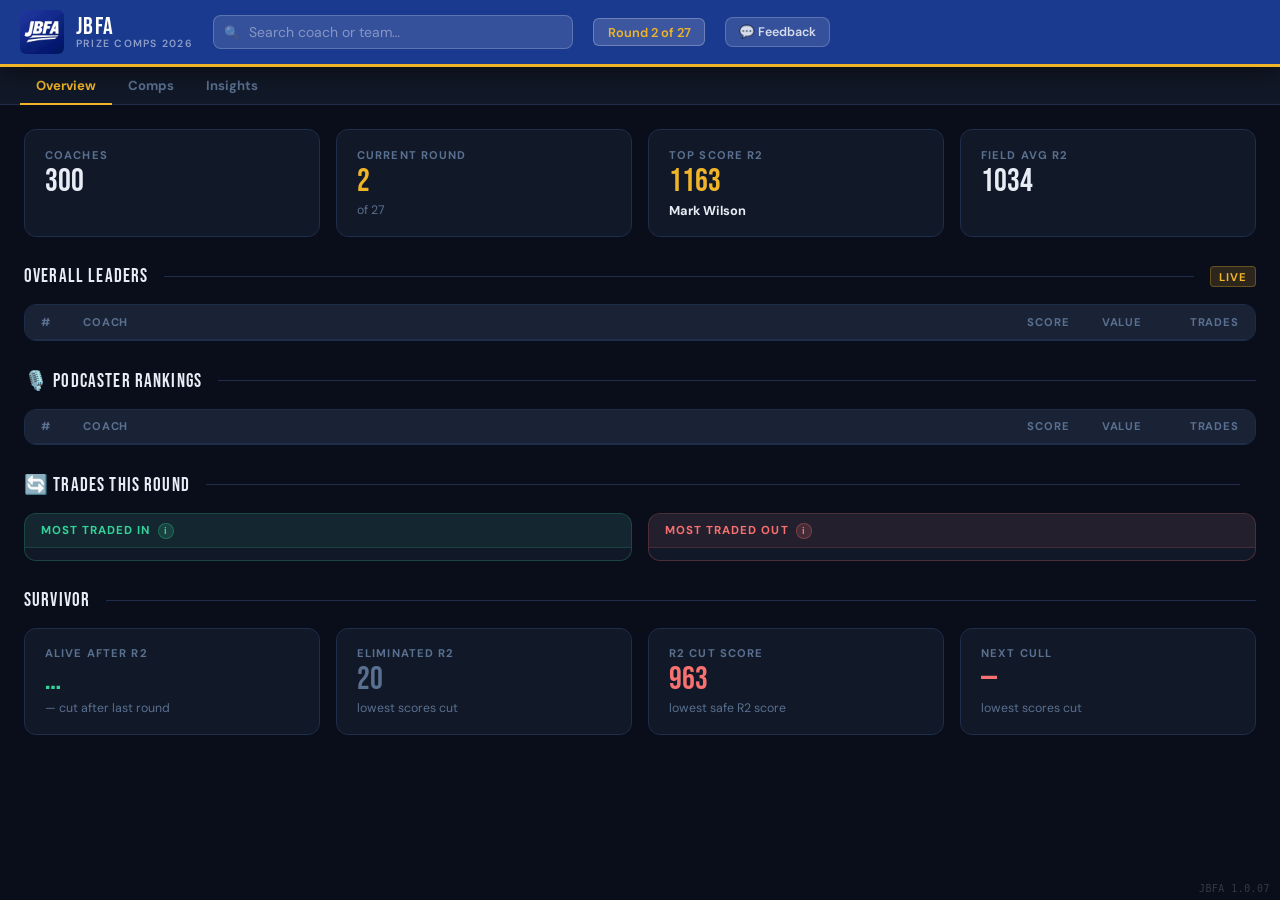
<file: Weekly Archive and backups/backup/2. 26 March before Audit effic/index.html>
<!DOCTYPE html>
<!-- JBFA_VERSION: 1.0.05 -->
<html lang="en">
<head>
<meta charset="UTF-8">
<meta name="viewport" content="width=device-width, initial-scale=1.0">
<link rel="icon" href="data:image/svg+xml,<svg xmlns='http://www.w3.org/2000/svg' viewBox='0 0 100 100'><text y='.9em' font-size='90'>🏉</text></svg>">
<title>JBFA Fantasy League — 2026</title>
<link href="https://fonts.googleapis.com/css2?family=Bebas+Neue&family=DM+Sans:wght@400;500;600&display=swap" rel="stylesheet">

<link rel="stylesheet" href="style.css">

</head>
<body>

<header>
  <div class="hdr">
    <div class="logo-wrap" onclick="goHome()">
      <img class="logo-img" src="logo.jpg" alt="JBFA">
      <div><div class="logo-text">JBFA</div><span class="logo-sub">Prize Comps 2026</span></div>
    </div>
    <div class="sw">
      <span class="si">🔍</span>
      <input id="gs" type="text" placeholder="Search coach or team…" autocomplete="off">
      <div class="sdrop" id="sdrop"></div>
    </div>
    <div class="rpill" id="rpill" style="cursor:pointer">Round 2 of 27</div>
    <button onclick="document.getElementById('fmodal').style.display='flex'" style="background:rgba(255,255,255,.12);border:1px solid rgba(255,255,255,.2);border-radius:8px;padding:.35rem .8rem;color:rgba(255,255,255,.8);font-family:'DM Sans',sans-serif;font-size:.78rem;font-weight:600;cursor:pointer;white-space:nowrap;flex-shrink:0;transition:background .15s;" onmouseover="this.style.background='rgba(255,255,255,.2)'" onmouseout="this.style.background='rgba(255,255,255,.12)'">💬 Feedback</button>
  </div>
</header>



<div class="nav">
  <div class="nav-top">
    <button class="nb-top active" id="nbt-ov" onclick="showTopTab('ov')">Overview</button>
    <button class="nb-top" id="nbt-comp" onclick="showTopTab('comp')">Comps</button>
    <button class="nb-top" id="nbt-insights" onclick="showTopTab('insights')">Insights</button>
  </div>
  <div class="nav-sub" id="nav-sub-comp" style="display:none">
    <button class="nb" id="nb-how" onclick="showTab(event,'how')">How It Works</button>
    <div class="nsep"></div>
    <button class="nb" id="nb-p1" onclick="showTab(event,'p1')">Qualifying</button>
    <button class="nb" id="nb-p2" onclick="showTab(event,'p2')">Seeding</button>
    <button class="nb" id="nb-p3" onclick="showTab(event,'p3')">Knockout</button>
    <div class="nsep"></div>
    <button class="nb" id="nb-c2" onclick="showTab(event,'c2')">🎯 Survivor</button>
    <div class="nsep"></div>
    <button class="nb" id="nb-vip" onclick="showTab(event,'vip')">⭐ VIP</button>
    <div class="nsep"></div>
    <button class="nb" id="nb-prizes" onclick="showTab(event,'prizes')">🏆 Prizes</button>
  </div>
  <div class="nav-sub" id="nav-sub-insights" style="display:none">
    <button class="nb" id="nb-players" onclick="showTab(event,'players')">🏉 Ownership</button>
    <button class="nb" id="nb-pp" onclick="showTab(event,'pp')">💰 Price Predictor</button>
    <button class="nb" id="nb-sd" onclick="showTab(event,'sd')">📊 Score Distribution</button>
    <button class="nb" id="nb-stats" onclick="showTab(event,'stats')">📈 Stats</button>
  </div>
</div>

<main>

  <!-- COACH VIEW -->
  <div id="cv">
    <button class="cvback" onclick="closeCv()">← Back</button>
    <div id="cvc"></div>
  </div>

  <!-- OVERVIEW -->
  <div class="panel active" id="panel-ov">
    <div class="sr">
      <div class="sc"><div class="scl">Coaches</div><div class="scv" id="sc-total">300</div><div class="scs"></div></div>
      <div class="sc"><div class="scl">Current Round</div><div class="scv" style="color:var(--accent)" id="sc-cur-round">2</div><div class="scs">of 27</div></div>
      <div class="sc"><div class="scl" id="sc-top-label">Top Score R2</div><div class="scv" style="color:var(--accent)" id="sc-top-val">1163</div><div class="scs" id="sc-top-coach" style="color:var(--text);font-weight:700;font-size:.8rem">Mark Wilson</div></div>
      <div class="sc"><div class="scl" id="sc-avg-label">Field Avg R2</div><div class="scv" id="sc-avg-val">1034</div><div class="scs" id="sc-avg-sub"></div></div>
    </div>
    <div class="sh"><div class="sht">Overall Leaders</div><div class="shl"></div><span class="badge bt1">Live</span></div>
    <div class="tw"><div class="tw-scroll"><table id="ovt">
      <colgroup><col style="width:38px"><col><col style="width:72px"><col style="width:88px"><col style="width:60px"></colgroup>
      <thead><tr><th>#</th><th>Coach</th><th style="text-align:center">Score</th><th>Value</th><th>Trades</th></tr></thead>
      <tbody id="ov-top"></tbody>
    </table></div></div>
    <div class="sh"><div class="sht">🎙️ Podcaster Rankings</div><div class="shl"></div></div>
    <div class="tw"><div class="tw-scroll"><table id="ovp">
      <colgroup><col style="width:38px"><col><col style="width:72px"><col style="width:88px"><col style="width:60px"></colgroup>
      <thead><tr><th>#</th><th>Coach</th><th style="text-align:center">Score</th><th>Value</th><th>Trades</th></tr></thead>
      <tbody id="ov-pod"></tbody>
    </table></div></div>
    <div class="sh"><div class="sht">🔄 Trades This Round</div><div class="shl"></div><span id="ov-trade-rnd" style="font-size:.75rem;color:var(--muted)"></span></div>
    <div style="display:grid;grid-template-columns:1fr 1fr;gap:1rem;margin-bottom:1.5rem;">
      <div style="background:var(--surface);border:1px solid rgba(52,211,153,.25);border-radius:12px;overflow:hidden;">
        <div style="background:rgba(52,211,153,.08);padding:.55rem 1rem;border-bottom:1px solid rgba(52,211,153,.15);font-size:.72rem;font-weight:700;text-transform:uppercase;letter-spacing:.09em;color:var(--green);display:flex;align-items:center">Most Traded In<button class="trade-info-btn" onclick="document.getElementById('trade-info-modal').classList.add('open')" title="What does % eligible mean?" style="border-color:rgba(52,211,153,.3);background:rgba(52,211,153,.15);color:var(--green);">i</button></div>
        <div id="ov-traded-in" style="padding:.35rem 0;"></div>
      </div>
      <div style="background:var(--surface);border:1px solid rgba(248,113,113,.25);border-radius:12px;overflow:hidden;">
        <div style="background:rgba(248,113,113,.08);padding:.55rem 1rem;border-bottom:1px solid rgba(248,113,113,.15);font-size:.72rem;font-weight:700;text-transform:uppercase;letter-spacing:.09em;color:var(--red);display:flex;align-items:center">Most Traded Out<button class="trade-info-btn" onclick="document.getElementById('trade-info-modal').classList.add('open')" title="What does % eligible mean?" style="border-color:rgba(248,113,113,.3);background:rgba(248,113,113,.15);color:var(--red);">i</button></div>
        <div id="ov-traded-out" style="padding:.35rem 0;"></div>
      </div>
    </div>
    <div class="sh"><div class="sht">Survivor</div><div class="shl"></div></div>
    <div class="sr" id="sr-surv-ov">
      <div class="sc"><div class="scl" id="sc-alive-label">Alive After R2</div><div class="scv" style="color:var(--green)" id="sc-alive">…</div><div class="scs" id="sc-alive-sub">— cut after last round</div></div>
      <div class="sc"><div class="scl">Eliminated R2</div><div class="scv" style="color:var(--muted)">20</div><div class="scs">lowest scores cut</div></div>
      <div class="sc"><div class="scl" id="sc-cut-label-ov">R2 Cut Score</div><div class="scv" style="color:var(--red)" id="sc-cut-val-ov">963</div><div class="scs" id="sc-cut-scs-ov">lowest safe R2 score</div></div>
      <div class="sc"><div class="scl" id="sc-next-cull-label">Next Cull</div><div class="scv" style="color:var(--red)" id="sc-next-cull-val">—</div><div class="scs" id="sc-next-cull-sub">lowest scores cut</div></div>
    </div>
  </div>

  <!-- HOW IT WORKS -->
  <div class="panel" id="panel-how">

    <!-- ── MAIN SEASON COMP ── -->
    <div style="border:1px solid rgba(26,58,143,.6);border-radius:16px;overflow:hidden;margin-bottom:2rem;">
      <div style="background:linear-gradient(135deg,rgba(26,58,143,.5),rgba(26,58,143,.25));padding:1rem 1.5rem;display:flex;align-items:center;justify-content:space-between;border-bottom:1px solid rgba(26,58,143,.4);">
        <div style="display:flex;align-items:center;gap:.75rem;">
          <span style="font-size:1.4rem">🏟️</span>
          <div>
            <div style="font-family:'Bebas Neue',sans-serif;font-size:1.3rem;letter-spacing:.06em;color:#fff">Main Season Comp</div>
            <div style="font-size:.72rem;color:rgba(255,255,255,.45);text-transform:uppercase;letter-spacing:.1em">3 Phases · Rounds 1–27</div>
          </div>
        </div>
        <div style="display:flex;gap:.4rem">
          <span class="badge bt1">Qualifying</span>
          <span class="badge bt2">Seeding</span>
          <span class="badge bp3">Knockout</span>
        </div>
      </div>
      <div style="padding:1.5rem;">
        <div class="tl" style="margin-top:0">
          <div class="tls cur" onclick="showTab(null,'p1')"><div class="tlr">R1–R8</div><div class="tll">Qualifying</div><div class="tld">All together</div></div>
          <div class="tls" onclick="showTab(null,'p2')"><div class="tlr">R9–R18</div><div class="tll">Seeding</div><div class="tld">3 Tier groups</div></div>
          <div class="tls" onclick="showTab(null,'p3')"><div class="tlr">R19–R27</div><div class="tll">Knockout</div><div class="tld">Full Knockout</div></div>
        </div>
        <div class="tl-hint">↑ tap a phase to jump to its standings</div>
        <div class="hg">
          <div class="hc">
            <div style="display:flex;align-items:center;gap:.6rem;margin-bottom:.6rem"><span class="badge bt1" style="font-size:.75rem;padding:.2rem .6rem">Qualifying</span><span style="color:var(--muted);font-size:.8rem">Rounds 1–8</span></div>
            <div class="ht">All In</div>
            <p>All <span class="dyn-total">JBFA</span> coaches compete together, points accumulate each week. Your <strong>rank after Round 8</strong> determines which tier you enter for Seeding.</p>
          </div>
          <div class="hc">
            <div style="display:flex;align-items:center;gap:.6rem;margin-bottom:.6rem"><span class="badge bt2" style="font-size:.75rem;padding:.2rem .6rem">Seeding</span><span style="color:var(--muted);font-size:.8rem">Rounds 9–18</span></div>
            <div class="ht">Tier Groups</div>
            <p><strong class="ac">Points reset to zero</strong> at Round 9. Three separate competitions run for 10 rounds with their own prizes.</p>
            <div style="display:flex;flex-direction:column;gap:.5rem;margin-top:.85rem">
              <div style="display:flex;align-items:center;justify-content:space-between;background:var(--surface2);border-radius:6px;padding:.5rem .75rem"><div style="display:flex;align-items:center;gap:.5rem"><span class="badge bt1">Tier 1</span><span style="font-size:.82rem;font-weight:600">Premiership</span></div><span style="font-size:.78rem;color:var(--muted)">Top 100</span></div>
              <div style="display:flex;align-items:center;justify-content:space-between;background:var(--surface2);border-radius:6px;padding:.5rem .75rem"><div style="display:flex;align-items:center;gap:.5rem"><span class="badge bt2">Tier 2</span><span style="font-size:.82rem;font-weight:600">Championship</span></div><span style="font-size:.78rem;color:var(--muted)">Ranks 101–200</span></div>
              <div style="display:flex;align-items:center;justify-content:space-between;background:var(--surface2);border-radius:6px;padding:.5rem .75rem"><div style="display:flex;align-items:center;gap:.5rem"><span class="badge bt3">Tier 3</span><span style="font-size:.82rem;font-weight:600">State Cup</span></div><span style="font-size:.78rem;color:var(--muted)">Ranks 201+</span></div>
            </div>
          </div>
          <div class="hc">
            <div style="display:flex;align-items:center;gap:.6rem;margin-bottom:.6rem"><span class="badge bp3" style="font-size:.75rem;padding:.2rem .6rem">Knockout</span><span style="color:var(--muted);font-size:.8rem">Rounds 19–27</span></div>
            <div class="ht">Full Knockout</div>
            <p>All coaches re-enter a <strong>seeded bracket</strong> based on Seeding results. Top seeds receive byes in R19. The <strong class="ac">top 4 coaches</strong> share the main prizes.</p>
          </div>
        </div>
      </div>
    </div>

    <!-- ── SURVIVAL KNOCKOUT ── -->
    <div style="border:1px solid rgba(248,113,113,.3);border-radius:16px;overflow:hidden;margin-bottom:2rem;">
      <div style="background:linear-gradient(135deg,rgba(220,38,38,.2),rgba(220,38,38,.08));padding:1rem 1.5rem;display:flex;align-items:center;justify-content:space-between;border-bottom:1px solid rgba(248,113,113,.2);">
        <div style="display:flex;align-items:center;gap:.75rem;">
          <span style="font-size:1.4rem">🎯</span>
          <div>
            <div style="font-family:'Bebas Neue',sans-serif;font-size:1.3rem;letter-spacing:.06em;color:#fff">Survivor</div>
            <div style="font-size:.72rem;color:rgba(255,255,255,.45);text-transform:uppercase;letter-spacing:.1em">Runs all 27 rounds in parallel</div>
          </div>
        </div>
        <span class="badge balive" style="font-size:.7rem">Weekly Score Only</span>
      </div>
      <div style="padding:1.5rem;display:grid;grid-template-columns:1fr 1fr;gap:1.5rem;">
        <div>
          <div class="ht" style="margin-bottom:.5rem">How it works</div>
          <p style="font-size:.875rem;color:var(--muted);line-height:1.65">Runs in parallel with the Main Season Comp across all 27 rounds. Each round the coaches with the <strong style="color:var(--text)">lowest score that week</strong> are eliminated — regardless of how they've performed before. <strong style="color:var(--text)">Weekly score only, never cumulative.</strong></p>
          <p style="font-size:.72rem;color:var(--muted);line-height:1.6;margin-top:.5rem;opacity:.7">* Tiebreaker: if coaches finish on the same score at the cut line, the coach with the higher score from the <em>previous round</em> is retained. Ties cascade back further if still equal. In Round 1 (no prior round), tied coaches at the cut are both kept safe.</p>
        </div>
        <div>
          <div class="ht" style="margin-bottom:.5rem">Key facts</div>
          <div style="display:flex;flex-direction:column;gap:.4rem">
            <div style="display:flex;justify-content:space-between;font-size:.82rem;padding:.4rem .6rem;background:var(--surface2);border-radius:6px"><span style="color:var(--muted)">Started</span><strong>299 coaches</strong></div>
            <div style="display:flex;justify-content:space-between;font-size:.82rem;padding:.4rem .6rem;background:var(--surface2);border-radius:6px"><span style="color:var(--muted)">Round 1</span><strong style="color:var(--green)">No eliminations</strong></div>
            <div style="display:flex;justify-content:space-between;font-size:.82rem;padding:.4rem .6rem;background:var(--surface2);border-radius:6px"><span style="color:var(--muted)">Winner</span><strong>Last coach standing (R27)</strong></div>
          </div>
        </div>
      </div>
    </div>

    <!-- ── VIP OVERALL COMP ── -->
    <div style="border:1px solid rgba(52,211,153,.3);border-radius:16px;overflow:hidden;margin-bottom:1rem;">
      <div style="background:linear-gradient(135deg,rgba(52,211,153,.15),rgba(52,211,153,.05));padding:1rem 1.5rem;display:flex;align-items:center;justify-content:space-between;border-bottom:1px solid rgba(52,211,153,.2);">
        <div style="display:flex;align-items:center;gap:.75rem;">
          <span style="font-size:1.4rem">⭐</span>
          <div>
            <div style="font-family:'Bebas Neue',sans-serif;font-size:1.3rem;letter-spacing:.06em;color:var(--vip)">VIP Overall Comp</div>
            <div style="font-size:.72rem;color:rgba(255,255,255,.45);text-transform:uppercase;letter-spacing:.1em">68 designated entries · Cumulative all season</div>
          </div>
        </div>
        <span class="badge bvip dyn-vip-badge" style="font-size:.7rem">68 Entries</span>
      </div>
      <div style="padding:1.5rem;display:grid;grid-template-columns:1fr 1fr;gap:1.5rem;">
        <div>
          <div class="ht" style="margin-bottom:.5rem">How it works</div>
          <p style="font-size:.875rem;color:var(--muted);line-height:1.65">Exclusive to VIP members. A <strong style="color:var(--text)">cumulative season-long standings</strong> using each VIP's designated entry. Coaches with multiple teams nominate one entry for this leaderboard. Best cumulative score across all 27 rounds wins.</p>
        </div>
        <div>
          <div class="ht" style="margin-bottom:.5rem">Key facts</div>
          <div style="display:flex;flex-direction:column;gap:.4rem">
            <div style="display:flex;justify-content:space-between;font-size:.82rem;padding:.4rem .6rem;background:var(--surface2);border-radius:6px"><span style="color:var(--muted)">Entrants</span><strong style="color:var(--vip)">68 VIP coaches</strong></div>
            <div style="display:flex;justify-content:space-between;font-size:.82rem;padding:.4rem .6rem;background:var(--surface2);border-radius:6px"><span style="color:var(--muted)">Scoring</span><strong>Cumulative — all 27 rounds</strong></div>
            <div style="display:flex;justify-content:space-between;font-size:.82rem;padding:.4rem .6rem;background:var(--surface2);border-radius:6px"><span style="color:var(--muted)">Entries per coach</span><strong>One designated entry only</strong></div>
          </div>
        </div>
      </div>
    </div>

  </div>

  <!-- PHASE 1 -->
  <div class="panel" id="panel-p1">
    <div class="sh" style="margin-top:0"><div class="sht">Qualifying — Current Rankings</div><div class="shl"></div><span class="badge bt1" style="font-size:.68rem">Rounds 1–8</span></div>
    <p style="color:var(--muted);font-size:.875rem;margin-bottom:1.25rem;" id="standings-sub">Standings after Round 2. Click any row for coach profile.</p>
    <div class="fr">
      <span class="fil">Filter:</span>
      <input class="fi" id="p1fi" placeholder="Search coach or team…" oninput="fP1()">
      <span style="margin-left:auto;font-size:.82rem;color:var(--muted)" id="p1ct"></span>
    </div>
    <div class="tw"><div class="tw-scroll"><table id="p1t">
      <colgroup><col style="width:38px"><col><col style="width:72px"><col style="width:88px"><col style="width:60px"></colgroup>
      <thead><tr><th>#</th><th>Coach</th><th style="text-align:center">Score</th><th>Value</th><th>Trades</th></tr></thead>
      <tbody id="p1b"></tbody>
    </table></div></div>
    <div class="pager" id="p1pg"></div>
  </div>

  <!-- PHASE 2 -->
  <div class="panel" id="panel-p2">
    <div class="cs"><div class="csi">🏆</div><h3>Seeding — Tier Groups</h3><p>Begins Round 9. Tier splits determined by Qualifying ranking after Round 8.</p></div>
  </div>

  <!-- PHASE 3 -->
  <div class="panel" id="panel-p3">
    <div class="cs"><div class="csi">⚔️</div><h3>Knockout</h3><p>Begins Round 19. All coaches re-enter a seeded bracket based on Seeding results.</p></div>
  </div>

  <!-- SURVIVAL -->
  <div class="panel" id="panel-c2">
    <div class="sh" style="margin-top:0"><div class="sht">Survivor</div><div class="shl"></div></div>
    <p style="color:var(--muted);font-size:.875rem;margin-bottom:1.5rem;"><strong style="color:var(--text)">Weekly score only — not cumulative.</strong> Each round the coaches with the lowest <em>that week's score</em> are eliminated, regardless of how they've performed before. Survive each round. Last coach standing after Round 27 wins.</p>
    <div class="sr">
      <div class="sc"><div class="scl">Started</div><div class="scv" id="sc-started">299</div><div class="scs">coaches</div></div>
      <div class="sc"><div class="scl">Still Alive</div><div class="scv" style="color:var(--green)" id="sc-still-alive">…</div><div class="scs" id="sc-still-alive-sub">after R2</div></div>
      <div class="sc"><div class="scl">Eliminated</div><div class="scv" style="color:var(--muted)" id="sc-elim-count">—</div><div class="scs" id="sc-elim-sub">cut to date</div></div>
      <div class="sc"><div class="scl" id="sc-cut-label">R2 Cut Score</div><div class="scv" style="color:var(--red)" id="sc-cut-val">963</div><div class="scs">lowest safe R2 score</div></div>
      <div class="sc"><div class="scl" id="sc-next-drop-label">Next Drop</div><div class="scv" style="color:var(--red)" id="sc-next-drop-val">—</div><div class="scs">lowest weekly scores cut</div></div>
    </div>
    <div class="sh"><div class="sht">Full Drop Schedule</div><div class="shl"></div></div>
    <div style="display:flex;gap:.5rem;flex-wrap:wrap;margin-bottom:.75rem;align-items:center;">
      <span style="font-size:.7rem;color:var(--muted);font-weight:700;text-transform:uppercase;letter-spacing:.08em">% cut:</span>
      <span style="font-size:.72rem;color:var(--green);background:rgba(52,211,153,.1);border:1px solid rgba(52,211,153,.25);border-radius:4px;padding:.1rem .4rem">0%</span>
      <span style="font-size:.72rem;color:var(--blue);background:rgba(96,165,250,.1);border:1px solid rgba(96,165,250,.25);border-radius:4px;padding:.1rem .4rem">&lt;5%</span>
      <span style="font-size:.72rem;color:var(--accent);background:rgba(240,180,41,.1);border:1px solid rgba(240,180,41,.25);border-radius:4px;padding:.1rem .4rem">&lt;10%</span>
      <span style="font-size:.72rem;color:#fb923c;background:rgba(251,146,60,.1);border:1px solid rgba(251,146,60,.25);border-radius:4px;padding:.1rem .4rem">&lt;20%</span>
      <span style="font-size:.72rem;color:var(--red);background:rgba(248,113,113,.1);border:1px solid rgba(248,113,113,.25);border-radius:4px;padding:.1rem .4rem">&lt;35%</span>
      <span style="font-size:.72rem;color:#ef4444;background:rgba(220,38,38,.1);border:1px solid rgba(220,38,38,.25);border-radius:4px;padding:.1rem .4rem">35%+</span>
    </div>
    <p style="font-size:.78rem;color:var(--muted);margin-bottom:.5rem;">💡 <strong style="color:var(--text)">Click any round</strong> to see which coaches were eliminated that round.</p>
    <div class="sg" id="sgrid"></div>
    <div id="elim-popup" style="display:none;margin-top:.75rem;background:var(--surface2);border:1px solid var(--border);border-radius:10px;padding:1rem;"></div>
  </div>

  <!-- PLAYERS TAB -->
  <div class="panel" id="panel-players">
    <div class="sh" style="margin-top:0"><div class="sht">🏉 Player Insights</div><div class="shl"></div><span class="badge bt2" style="font-size:.68rem" id="pl-round-badge">Round 2 data</span></div>
    <p style="color:var(--muted);font-size:.875rem;margin-bottom:1.5rem;">Ownership and trade data across all JBFA coaches.</p>

    <!-- Trade Summary -->
    <div style="display:grid;grid-template-columns:1fr 1fr;gap:1rem;margin-bottom:1.5rem;">
      <div style="background:var(--surface);border:1px solid rgba(52,211,153,.3);border-radius:12px;overflow:hidden;">
        <div style="background:rgba(52,211,153,.1);padding:.65rem 1rem;border-bottom:1px solid rgba(52,211,153,.2);font-family:'Bebas Neue',sans-serif;font-size:.95rem;letter-spacing:.06em;color:var(--green);display:flex;align-items:center;">🔥 Most Traded IN<button class="trade-info-btn" onclick="document.getElementById('trade-info-modal').classList.add('open')" title="What does % eligible mean?">i</button></div>
        <div id="pl-traded-in" style="padding:.5rem 0;"></div>
      </div>
      <div style="background:var(--surface);border:1px solid rgba(248,113,113,.3);border-radius:12px;overflow:hidden;">
        <div style="background:rgba(248,113,113,.1);padding:.65rem 1rem;border-bottom:1px solid rgba(248,113,113,.2);font-family:'Bebas Neue',sans-serif;font-size:.95rem;letter-spacing:.06em;color:var(--red);display:flex;align-items:center;">📉 Most Traded OUT<button class="trade-info-btn" onclick="document.getElementById('trade-info-modal').classList.add('open')" title="What does % eligible mean?">i</button></div>
        <div id="pl-traded-out" style="padding:.5rem 0;"></div>
      </div>
    </div>

    <!-- Full ownership table -->
    <div class="sh"><div class="sht">Ownership Rankings</div><div class="shl"></div></div>
    <div class="fr">
      <span class="fil">Filter:</span>
      <input class="fi" id="plfi" placeholder="Search player…" oninput="fPlayers()" style="width:200px">
      <select id="plsort" onchange="fPlayers()" style="background:var(--surface2);border:1px solid var(--border);border-radius:8px;padding:.4rem .75rem;color:var(--text);font-family:'DM Sans',sans-serif;font-size:.85rem;outline:none;">
        <option value="ownedDesc">Ownership: High → Low</option>
        <option value="ownedAsc">Ownership: Low → High</option>
        <option value="topN">Top-N Ownership: High → Low</option>
        <option value="cost">Price: High → Low</option>
        <option value="tradedIn">Most Traded In</option>
        <option value="tradedOut">Most Traded Out</option>
      </select>
      <div style="display:flex;align-items:center;gap:.4rem;">
        <label style="font-size:.72rem;color:var(--accent);font-weight:700;white-space:nowrap">Top</label>
        <input id="pltopn" type="number" value="100" min="1" max="300" oninput="fPlayers()" style="width:54px;background:rgba(240,180,41,.08);border:1px solid rgba(240,180,41,.35);border-radius:6px;padding:.35rem .5rem;color:var(--accent);font-family:'DM Sans',sans-serif;font-size:.85rem;outline:none;text-align:center;font-weight:700;">
        <label style="font-size:.72rem;color:var(--accent);font-weight:700;white-space:nowrap">coaches ↓</label>
      </div>
      <span style="margin-left:auto;font-size:.82rem;color:var(--muted)" id="plct"></span>
    </div>
    <p style="font-size:.72rem;color:var(--muted);margin-bottom:.5rem;font-style:italic">⚠️ Player prices reflect last round's data — updated prices appear in next week's export.</p>
    <div id="pl-table-wrap"><div class="tw"><div class="tw-scroll"><table id="plt">
      <thead><tr><th>#</th><th>Player</th><th>Price</th><th>Ownership</th><th id="topn-header" style="background:rgba(240,180,41,.12);color:var(--accent);border-left:2px solid rgba(240,180,41,.3);border-right:2px solid rgba(240,180,41,.3);">Top 100</th><th>Traded In ↑</th><th style="font-size:.65rem">% of field</th><th style="font-size:.65rem">% eligible</th><th>Traded Out ↓</th><th style="font-size:.65rem">% of field</th><th style="font-size:.65rem">% eligible</th></tr></thead>
      <tbody id="plb"></tbody>
    </table></div></div></div>
    <div id="pl-card-list"></div>
  </div>

  <!-- VIP COMP -->
  <div class="panel" id="panel-vip">
    <div class="vip-banner">
      <div class="vip-banner-icon">⭐</div>
      <div>
        <h2>VIP Overall Comp</h2>
        <p>Exclusive to VIP members. Cumulative season-long standings using each VIP's designated entry. One entry per coach. <span class="dyn-vip-count">68</span> competitors.</p>
      </div>
    </div>
    <div class="sr">
      <div class="sc"><div class="scl">VIP Entries</div><div class="scv" style="color:var(--vip)">68</div><div class="scs">competitors</div></div>
      <div class="sc"><div class="scl" id="vip-top-label">Top Score R2</div><div class="scv" style="color:var(--accent)" id="vip-top">—</div><div class="scs" id="vip-top-team" style="color:var(--text);font-weight:700;font-size:.8rem">—</div></div>
      <div class="sc"><div class="scl">1st Prize</div><div class="scv" style="color:var(--vip);font-size:1.6rem;margin-top:.2rem">$500</div><hr style="border:none;border-top:1px solid var(--border);margin:.4rem 0"><div style="font-size:.65rem;text-transform:uppercase;letter-spacing:.08em;color:var(--muted)">Runner-up</div><div style="font-family:'Bebas Neue',sans-serif;font-size:1.1rem;color:var(--vip);letter-spacing:.04em;margin:.1rem 0">$100 <span style="font-size:.75rem;color:var(--muted)">JBFA Credit</span></div></div>
    </div>
    <div class="sh"><div class="sht">VIP Leaderboard</div><div class="shl"></div></div>
    <div class="fr"><span class="fil">Filter:</span><input class="fi" id="vipfi" placeholder="Search VIP coach or team…" oninput="fVip()"></div>
    <div class="tw"><div class="tw-scroll"><table id="vipt">
      <colgroup><col style="width:38px"><col><col style="width:72px"><col style="width:88px"><col style="width:60px"></colgroup>
      <thead><tr><th>#</th><th>Coach</th><th style="text-align:center">Score</th><th>Value</th><th>Trades</th></tr></thead>
      <tbody id="vipb"></tbody>
    </table></div></div>
    <div class="pager" id="vippg"></div>
  </div>

  <!-- PRIZES -->
  <div class="panel" id="panel-prizes">
    <div class="sh" style="margin-top:0"><div class="sht">Prize Pool — 2026 Season</div><div class="shl"></div></div>

    <!-- OVERALL CUMULATIVE -->
    <div style="border:1px solid rgba(240,180,41,.6);border-radius:16px;overflow:hidden;margin-bottom:2rem;">
      <div style="background:linear-gradient(135deg,rgba(240,180,41,.3),rgba(240,180,41,.12));padding:1rem 1.5rem;display:flex;align-items:center;justify-content:space-between;border-bottom:1px solid rgba(240,180,41,.3);">
        <div style="display:flex;align-items:center;gap:.75rem;">
          <span style="font-size:1.4rem">🌟</span>
          <div>
            <div style="font-family:'Bebas Neue',sans-serif;font-size:1.3rem;letter-spacing:.06em;color:#f0b429">Overall Points — Season Total</div>
            <div style="font-size:.72rem;color:rgba(255,255,255,.45);text-transform:uppercase;letter-spacing:.1em">All JBFA coaches · Cumulative all 27 rounds</div>
          </div>
        </div>
        <span class="badge bt1" style="font-size:.7rem">Top 5 Paid</span>
      </div>
      <div style="padding:1.5rem;">
        <div class="prizes-grid">
          <div class="prize-card gold"><div class="prize-title">🥇 1st Place</div><div class="prize-amount" style="font-family:'Bebas Neue',sans-serif;font-size:2rem;color:var(--accent);letter-spacing:.04em;margin:.5rem 0;">$750</div><div class="prize-winner"><span class="prize-pill"><span class="prize-pill-dot"></span>Winner TBD</span></div></div>
          <div class="prize-card gold"><div class="prize-title">🥈 2nd Place</div><div class="prize-amount" style="font-family:'Bebas Neue',sans-serif;font-size:2rem;color:var(--accent);letter-spacing:.04em;margin:.5rem 0;">$350</div><div class="prize-winner"><span class="prize-pill"><span class="prize-pill-dot"></span>Winner TBD</span></div></div>
          <div class="prize-card gold"><div class="prize-title">🥉 3rd Place</div><div class="prize-amount" style="font-family:'Bebas Neue',sans-serif;font-size:1.3rem;color:var(--accent);letter-spacing:.04em;margin:.5rem 0;">2027 JBFA<br>VIP Package</div><div class="prize-winner"><span class="prize-pill"><span class="prize-pill-dot"></span>Winner TBD</span></div></div>
          <div class="prize-card gold"><div class="prize-title">4th Place</div><div class="prize-amount" style="font-family:'Bebas Neue',sans-serif;font-size:1.6rem;color:var(--accent);letter-spacing:.04em;margin:.5rem 0;">$100 <span style="font-size:.9rem">+ Hat &amp; Shirt</span></div><div class="prize-winner"><span class="prize-pill"><span class="prize-pill-dot"></span>Winner TBD</span></div></div>
          <div class="prize-card gold"><div class="prize-title">5th Place</div><div class="prize-amount" style="font-family:'Bebas Neue',sans-serif;font-size:2rem;color:var(--accent);letter-spacing:.04em;margin:.5rem 0;">$75</div><div class="prize-winner"><span class="prize-pill"><span class="prize-pill-dot"></span>Winner TBD</span></div></div>
        </div>
      </div>
    </div>

    <!-- MAIN SEASON COMP -->
    <div style="border:1px solid rgba(26,58,143,.6);border-radius:16px;overflow:hidden;margin-bottom:2rem;">
      <div style="background:linear-gradient(135deg,rgba(26,58,143,.5),rgba(26,58,143,.25));padding:1rem 1.5rem;display:flex;align-items:center;justify-content:space-between;border-bottom:1px solid rgba(26,58,143,.4);">
        <div style="display:flex;align-items:center;gap:.75rem;">
          <span style="font-size:1.4rem">🏟️</span>
          <div>
            <div style="font-family:'Bebas Neue',sans-serif;font-size:1.3rem;letter-spacing:.06em;color:#fff">Main Season Comp</div>
            <div style="font-size:.72rem;color:rgba(255,255,255,.45);text-transform:uppercase;letter-spacing:.1em">Seeding Tiers · Knockout</div>
          </div>
        </div>
        <div style="display:flex;gap:.4rem;flex-wrap:wrap;justify-content:flex-end">
          <span class="badge bt1">Tier 1</span><span class="badge bt2">Tier 2</span><span class="badge bt3">Tier 3</span>
          <span class="badge bp3">Knockout</span>
        </div>
      </div>
      <div style="padding:1.5rem;">
        <div style="font-size:.75rem;font-weight:700;text-transform:uppercase;letter-spacing:.1em;color:var(--muted);margin-bottom:.75rem">Seeding — Tier Prizes (Rounds 9–18)</div>
        <div class="prizes-grid" style="margin-bottom:1.5rem">
          <div class="prize-card blue">
            <div class="prize-title"><span class="badge bt1" style="margin-bottom:.4rem;display:inline-flex">Tier 1</span> Premiership</div>
            <div style="font-size:.68rem;text-transform:uppercase;letter-spacing:.1em;color:var(--muted);margin-top:.25rem">1st Place</div>
            <div class="prize-amount" style="font-family:'Bebas Neue',sans-serif;font-size:1.6rem;color:var(--t1);letter-spacing:.04em;margin:.2rem 0">$400</div>
            <hr style="border:none;border-top:1px solid var(--border);margin:.5rem 0">
            <div style="font-size:.68rem;text-transform:uppercase;letter-spacing:.1em;color:var(--muted)">Runner-up</div>
            <div style="font-family:'Bebas Neue',sans-serif;font-size:1.3rem;color:var(--t1);letter-spacing:.04em;margin:.2rem 0">$150 <span style="font-size:.9rem">+ JBFA Hat</span></div>
            <div class="prize-winner"><span class="prize-pill"><span class="prize-pill-dot"></span>Winner TBD</span></div>
          </div>
          <div class="prize-card blue">
            <div class="prize-title"><span class="badge bt2" style="margin-bottom:.4rem;display:inline-flex">Tier 2</span> Championship</div>
            <div style="font-size:.68rem;text-transform:uppercase;letter-spacing:.1em;color:var(--muted);margin-top:.25rem">1st Place</div>
            <div class="prize-amount" style="font-family:'Bebas Neue',sans-serif;font-size:1.6rem;color:var(--t2);letter-spacing:.04em;margin:.2rem 0">$200</div>
            <hr style="border:none;border-top:1px solid var(--border);margin:.5rem 0">
            <div style="font-size:.68rem;text-transform:uppercase;letter-spacing:.1em;color:var(--muted)">Runner-up</div>
            <div style="font-family:'Bebas Neue',sans-serif;font-size:1.1rem;color:var(--t2);letter-spacing:.04em;margin:.2rem 0">2027 JBFA Legends Pack</div>
            <div class="prize-winner"><span class="prize-pill"><span class="prize-pill-dot"></span>Winner TBD</span></div>
          </div>
          <div class="prize-card blue">
            <div class="prize-title"><span class="badge bt3" style="margin-bottom:.4rem;display:inline-flex">Tier 3</span> State Cup</div>
            <div style="font-size:.68rem;text-transform:uppercase;letter-spacing:.1em;color:var(--muted);margin-top:.25rem">1st Place</div>
            <div class="prize-amount" style="font-family:'Bebas Neue',sans-serif;font-size:1.6rem;color:var(--t3);letter-spacing:.04em;margin:.2rem 0">$100</div>
            <hr style="border:none;border-top:1px solid var(--border);margin:.5rem 0">
            <div style="font-size:.68rem;text-transform:uppercase;letter-spacing:.1em;color:var(--muted)">Runner-up</div>
            <div style="font-family:'Bebas Neue',sans-serif;font-size:1.1rem;color:var(--t3);letter-spacing:.04em;margin:.2rem 0">JBFA Hat &amp; T-Shirt</div>
            <div class="prize-winner"><span class="prize-pill"><span class="prize-pill-dot"></span>Winner TBD</span></div>
          </div>
        </div>
        <div style="font-size:.75rem;font-weight:700;text-transform:uppercase;letter-spacing:.1em;color:var(--muted);margin-bottom:.75rem">Knockout — Top 4 (Rounds 19–27)</div>
        <div class="prizes-grid">
          <div class="prize-card gold"><div class="prize-title">🥇 1st Place</div><div class="prize-amount" style="font-family:'Bebas Neue',sans-serif;font-size:2rem;color:var(--accent);letter-spacing:.04em;margin:.5rem 0;">$350</div><div class="prize-winner"><span class="prize-pill"><span class="prize-pill-dot"></span>Winner TBD</span></div></div>
          <div class="prize-card gold"><div class="prize-title">🥈 2nd Place</div><div class="prize-amount" style="font-family:'Bebas Neue',sans-serif;font-size:2rem;color:var(--accent);letter-spacing:.04em;margin:.5rem 0;">$250</div><div class="prize-winner"><span class="prize-pill"><span class="prize-pill-dot"></span>Winner TBD</span></div></div>
          <div class="prize-card gold"><div class="prize-title">🥉 3rd Place</div><div class="prize-amount" style="font-family:'Bebas Neue',sans-serif;font-size:2rem;color:var(--accent);letter-spacing:.04em;margin:.5rem 0;">$150</div><div class="prize-winner"><span class="prize-pill"><span class="prize-pill-dot"></span>Winner TBD</span></div></div>
          <div class="prize-card gold"><div class="prize-title">4th Place</div><div class="prize-amount" style="font-family:'Bebas Neue',sans-serif;font-size:1.3rem;color:var(--accent);letter-spacing:.04em;margin:.5rem 0;">2027 JBFA<br>Legends Package</div><div class="prize-winner"><span class="prize-pill"><span class="prize-pill-dot"></span>Winner TBD</span></div></div>
        </div>
      </div>
    </div>

    <!-- SURVIVOR -->
    <div style="border:1px solid rgba(248,113,113,.3);border-radius:16px;overflow:hidden;margin-bottom:2rem;">
      <div style="background:linear-gradient(135deg,rgba(220,38,38,.2),rgba(220,38,38,.08));padding:1rem 1.5rem;display:flex;align-items:center;justify-content:space-between;border-bottom:1px solid rgba(248,113,113,.2);">
        <div style="display:flex;align-items:center;gap:.75rem;">
          <span style="font-size:1.4rem">🎯</span>
          <div>
            <div style="font-family:'Bebas Neue',sans-serif;font-size:1.3rem;letter-spacing:.06em;color:#fff">Survivor</div>
            <div style="font-size:.72rem;color:rgba(255,255,255,.45);text-transform:uppercase;letter-spacing:.1em">Last coaches standing · Top 4 paid</div>
          </div>
        </div>
        <span class="badge balive" style="font-size:.7rem">Weekly Score Only</span>
      </div>
      <div style="padding:1.5rem;">
        <div class="prizes-grid">
          <div class="prize-card green"><div class="prize-title">🥇 1st Place</div><div class="prize-amount" style="font-family:'Bebas Neue',sans-serif;font-size:2rem;color:var(--green);letter-spacing:.04em;margin:.5rem 0;">$400</div><div class="prize-winner"><span class="prize-pill"><span class="prize-pill-dot"></span>Winner TBD</span></div></div>
          <div class="prize-card green"><div class="prize-title">🥈 2nd Place</div><div class="prize-amount" style="font-family:'Bebas Neue',sans-serif;font-size:2rem;color:var(--green);letter-spacing:.04em;margin:.5rem 0;">$300</div><div class="prize-winner"><span class="prize-pill"><span class="prize-pill-dot"></span>Winner TBD</span></div></div>
          <div class="prize-card green"><div class="prize-title">🥉 3rd Place</div><div class="prize-amount" style="font-family:'Bebas Neue',sans-serif;font-size:2rem;color:var(--green);letter-spacing:.04em;margin:.5rem 0;">$150</div><div class="prize-winner"><span class="prize-pill"><span class="prize-pill-dot"></span>Winner TBD</span></div></div>
          <div class="prize-card green"><div class="prize-title">4th Place</div><div class="prize-amount" style="font-family:'Bebas Neue',sans-serif;font-size:1.3rem;color:var(--green);letter-spacing:.04em;margin:.5rem 0;">2027 JBFA<br>Legends Package</div><div class="prize-winner"><span class="prize-pill"><span class="prize-pill-dot"></span>Winner TBD</span></div></div>
        </div>
      </div>
    </div>

    <!-- VIP COMP -->
    <div style="border:1px solid rgba(52,211,153,.3);border-radius:16px;overflow:hidden;margin-bottom:2rem;">
      <div style="background:linear-gradient(135deg,rgba(52,211,153,.15),rgba(52,211,153,.05));padding:1rem 1.5rem;display:flex;align-items:center;justify-content:space-between;border-bottom:1px solid rgba(52,211,153,.2);">
        <div style="display:flex;align-items:center;gap:.75rem;">
          <span style="font-size:1.4rem">⭐</span>
          <div>
            <div style="font-family:'Bebas Neue',sans-serif;font-size:1.3rem;letter-spacing:.06em;color:var(--vip)">VIP Overall Comp</div>
            <div style="font-size:.72rem;color:rgba(255,255,255,.45);text-transform:uppercase;letter-spacing:.1em">68 entries · Cumulative all season</div>
          </div>
        </div>
        <span class="badge bvip dyn-vip-badge" style="font-size:.7rem">68 Entries</span>
      </div>
      <div style="padding:1.5rem;">
        <div class="prizes-grid" style="margin-bottom:1rem">
          <div class="prize-card purple"><div class="prize-title">⭐ VIP Season Champion</div><div style="font-size:.68rem;text-transform:uppercase;letter-spacing:.1em;color:var(--muted);margin:.25rem 0">1st Place</div><div class="prize-amount" style="font-family:'Bebas Neue',sans-serif;font-size:2rem;color:var(--vip);letter-spacing:.04em;margin:.2rem 0;">$500</div><div class="prize-winner"><span class="prize-pill"><span class="prize-pill-dot"></span>Winner TBD</span></div></div>
          <div class="prize-card purple"><div class="prize-title">⭐ VIP Season Runner-Up</div><div class="prize-amount" style="font-family:'Bebas Neue',sans-serif;font-size:2rem;color:var(--vip);letter-spacing:.04em;margin:.5rem 0;">$100 <span style="font-size:1rem;color:var(--muted)">JBFA Credit</span></div><div class="prize-winner"><span class="prize-pill"><span class="prize-pill-dot"></span>Winner TBD</span></div></div>
        </div>
        <div style="background:rgba(52,211,153,.08);border:1px solid rgba(52,211,153,.2);border-radius:10px;padding:.85rem 1.1rem;display:flex;align-items:flex-start;gap:.75rem;">
          <span style="font-size:1.1rem;flex-shrink:0">⭐</span>
          <div style="font-size:.82rem;color:var(--muted);line-height:1.6"><strong style="color:var(--vip)">VIP Jackpot Bonus</strong> — VIP members who win any cash prize receive a <strong style="color:var(--vip)">25% bonus</strong> on top of their winnings. Does not apply to the VIP Overall Comp prizes.</div>
        </div>
      </div>
    </div>

    <!-- OTHER COMPS -->
    <div style="border:1px solid rgba(251,146,60,.35);border-radius:16px;overflow:hidden;margin-bottom:2rem;">
      <div style="background:linear-gradient(135deg,rgba(251,146,60,.18),rgba(251,146,60,.06));padding:1rem 1.5rem;display:flex;align-items:center;justify-content:space-between;border-bottom:1px solid rgba(251,146,60,.25);">
        <div style="display:flex;align-items:center;gap:.75rem;">
          <span style="font-size:1.4rem">🏉</span>
          <div>
            <div style="font-family:'Bebas Neue',sans-serif;font-size:1.3rem;letter-spacing:.06em;color:#fb923c">Other Comps</div>
            <div style="font-size:.72rem;color:rgba(255,255,255,.45);text-transform:uppercase;letter-spacing:.1em">SuperCoach · Tipping · Origin · Finals</div>
          </div>
        </div>
      </div>
      <div style="padding:1.5rem;">
        <div class="prizes-grid">
          <!-- SuperCoach -->
          <div class="prize-card" style="border-top:3px solid #84cc16;">
            <div class="prize-title" style="display:flex;align-items:center;gap:.5rem"><span style="background:#84cc16;color:#1a2e05;font-size:.65rem;font-weight:700;padding:.15rem .45rem;border-radius:4px;letter-spacing:.05em">SC</span> SuperCoach</div>
            <div style="font-size:.68rem;text-transform:uppercase;letter-spacing:.1em;color:var(--muted);margin:.25rem 0">1st Place</div>
            <div class="prize-amount" style="font-family:'Bebas Neue',sans-serif;font-size:1.6rem;color:#84cc16;letter-spacing:.04em;margin:.2rem 0">$200</div>
            <hr style="border:none;border-top:1px solid var(--border);margin:.5rem 0">
            <div style="font-size:.68rem;text-transform:uppercase;letter-spacing:.1em;color:var(--muted)">Runner-up</div>
            <div style="font-family:'Bebas Neue',sans-serif;font-size:1.1rem;color:#84cc16;letter-spacing:.04em;margin:.2rem 0">2027 JBFA Legends Pack</div>
            <div class="prize-winner"><span class="prize-pill"><span class="prize-pill-dot"></span>Winner TBD</span></div>
          </div>
          <!-- Tipping -->
          <div class="prize-card" style="border-top:3px solid #1a1a2e;">
            <div class="prize-title" style="display:flex;align-items:center;gap:.5rem"><span style="background:#1a1a2e;color:#fff;font-size:.65rem;font-weight:700;padding:.15rem .45rem;border-radius:4px;letter-spacing:.05em;border:1px solid #444">TIP</span> NRL Tipping</div>
            <div style="font-size:.68rem;text-transform:uppercase;letter-spacing:.1em;color:var(--muted);margin-top:.25rem">1st Place</div>
            <div class="prize-amount" style="font-family:'Bebas Neue',sans-serif;font-size:1.6rem;color:var(--text);letter-spacing:.04em;margin:.2rem 0">$150</div>
            <hr style="border:none;border-top:1px solid var(--border);margin:.5rem 0">
            <div style="font-size:.68rem;text-transform:uppercase;letter-spacing:.1em;color:var(--muted)">Runner-up</div>
            <div style="font-family:'Bebas Neue',sans-serif;font-size:1.3rem;color:var(--text);letter-spacing:.04em;margin:.2rem 0">$50</div>
            <div class="prize-winner"><span class="prize-pill"><span class="prize-pill-dot"></span>Winner TBD</span></div>
          </div>
          <!-- Origin Fantasy -->
          <div class="prize-card" style="border-top:3px solid #003087;">
            <div class="prize-title" style="display:flex;align-items:center;gap:.5rem"><span style="background:linear-gradient(90deg,#003087,#c8102e);color:#fff;font-size:.65rem;font-weight:700;padding:.15rem .45rem;border-radius:4px;letter-spacing:.05em">SOO</span> Origin Fantasy</div>
            <div class="prize-amount" style="font-family:'Bebas Neue',sans-serif;font-size:1.6rem;color:#60a5fa;letter-spacing:.04em;margin:.4rem 0">$50 <span style="font-size:.85rem;color:var(--muted)">1st</span></div>
            <div class="prize-winner"><span class="prize-pill"><span class="prize-pill-dot"></span>Winner TBD</span></div>
          </div>
          <!-- Finals Fantasy -->
          <div class="prize-card" style="border-top:3px solid var(--accent);">
            <div class="prize-title" style="display:flex;align-items:center;gap:.5rem"><span style="background:var(--accent);color:#000;font-size:.65rem;font-weight:700;padding:.15rem .45rem;border-radius:4px;letter-spacing:.05em">FIN</span> Finals Fantasy</div>
            <div class="prize-amount" style="font-family:'Bebas Neue',sans-serif;font-size:1.6rem;color:var(--accent);letter-spacing:.04em;margin:.4rem 0">$50 <span style="font-size:.85rem;color:var(--muted)">1st</span></div>
            <div class="prize-winner"><span class="prize-pill"><span class="prize-pill-dot"></span>Winner TBD</span></div>
          </div>
        </div>
      </div>
    </div>

    <div class="sh"><div class="sht">Winnings Leaderboard</div><div class="shl"></div></div>
    <div class="tw"><div class="tw-scroll"><table>
      <thead><tr><th>#</th><th>Coach</th><th>Team</th><th>Comp Won</th><th>Winnings</th></tr></thead>
      <tbody><tr><td colspan="5" style="text-align:center;color:var(--muted);padding:2rem;font-size:.875rem">No prizes awarded yet — season in progress.</td></tr></tbody>
    </table></div></div>
  </div>
<!-- PRICE PREDICTOR PANEL -->
<div class="panel" id="panel-pp">
  <!-- Coming Soon placeholder — shown when ENABLE_PRICE_PREDICTOR = false -->
  <div id="pp-coming-soon">
    <div class="cs">
      <div class="csi">💰</div>
      <h3>Price Predictor</h3>
      <p>Coming soon — project in progress. This tool will let you forecast player prices and break-evens based on projected scores.</p>
    </div>
  </div>

  <!-- Full calculator — shown when ENABLE_PRICE_PREDICTOR = true -->
  <div id="pp-calculator" style="display:none">
    <div class="sh" style="margin-top:0"><div class="sht">💰 Price Predictor</div><div class="shl"></div></div>
    <p style="color:var(--muted);font-size:.875rem;margin-bottom:1.25rem;">Select a player, enter projected scores for the next 4 rounds, and see their estimated price movement and break-evens.</p>

    <div class="pp-disclaimer">
      <strong>Model accuracy:</strong> Treat projections as <strong>estimates</strong>, not official values.
    </div>

    <!-- Player Search -->
    <div class="pp-search-wrap" id="pp-search-wrap">
      <span class="pp-search-icon">🔍</span>
      <input type="text" id="pp-search-input" placeholder="Search player…" autocomplete="off" oninput="ppSearch()" onfocus="ppSearch()">
      <div class="pp-drop" id="pp-drop"></div>
    </div>

    <!-- Selected Player Card -->
    <div id="pp-player-card" style="display:none">
      <div class="pp-player-card">
        <div class="pp-player-info">
          <div class="pp-player-name" id="pp-pname">—</div>
          <div class="pp-player-meta" id="pp-pmeta">—</div>
        </div>
        <div class="pp-player-stats" id="pp-pstats"></div>
      </div>

      <!-- Score Inputs -->
      <div class="pp-inputs">
        <div class="pp-inputs-title">Projected Scores — Next 3 Rounds</div>
        <div class="pp-rounds-grid" id="pp-round-inputs"></div>
      </div>

      <!-- Results Table -->
      <div class="pp-results">
        <div class="pp-results-header">Projected Price Movement</div>
        <div style="overflow-x:auto">
          <table class="pp-results-table">
            <thead>
              <tr>
                <th>Round</th>
                <th>Proj. Score</th>
                <th>Break-Even</th>
                <th>vs BE</th>
                <th>Proj. Price</th>
                <th>Price Change</th>
                <th>Total Gain/Loss</th>
              </tr>
            </thead>
            <tbody id="pp-results-body">
              <tr><td colspan="7" class="pp-empty">Enter projected scores above to see price projections</td></tr>
            </tbody>
          </table>
        </div>
      </div>

      <button onclick="ppClear()" style="background:none;border:1px solid var(--border);border-radius:8px;padding:.4rem .9rem;color:var(--muted);font-family:'DM Sans',sans-serif;font-size:.82rem;font-weight:600;cursor:pointer;transition:all .15s;margin-bottom:1.5rem;">✕ Clear selection</button>
    </div>

    <div id="pp-no-player" style="text-align:center;padding:3rem 1rem;color:var(--muted);font-size:.875rem;">
      Search for a player above to get started
    </div>
  </div>
</div>
<!-- END PRICE PREDICTOR PANEL -->
<!-- SCORE DISTRIBUTION PANEL -->
<div class="panel" id="panel-sd">
  <div class="sh" style="margin-top:0"><div class="sht">📊 Score Distribution</div><div class="shl"></div></div>
  <p style="color:var(--muted);font-size:.875rem;margin-bottom:1.25rem;">How scores are spread across all coaches for a selected round.</p>
  <div id="sd-round-selector" style="display:flex;gap:.4rem;flex-wrap:wrap;margin-bottom:1.25rem;"></div>
  <div id="sd-summary" style="font-size:.82rem;color:var(--muted);margin-bottom:1.25rem;min-height:1.2em;"></div>
  <div id="score-distribution"></div>
</div>
<!-- END SCORE DISTRIBUTION PANEL -->
<!-- STATS PANEL -->
<div class="panel" id="panel-stats">
  <!-- Coming Soon placeholder — shown when ENABLE_STATS = false -->
  <div id="stats-coming-soon">
    <div class="cs">
      <div class="csi">📈</div>
      <h3>Stats</h3>
      <p>Coming soon — project in progress. This tool will let you explore per-game stats, leaderboards, and rankings for all players.</p>
    </div>
  </div>

  <!-- Full stats panel — shown when ENABLE_STATS = true -->
  <div id="stats-content" style="display:none">
  <div class="sh" style="margin-top:0"><div class="sht">📈 Stats</div><div class="shl"></div></div>
  <!-- Pill tabs -->
  <div class="stats-pills" id="stats-pills">
    <button class="stats-pill active" data-view="player" onclick="statsShowView('player')">Player View</button>
    <button class="stats-pill" data-view="leaderboard" onclick="statsShowView('leaderboard')">Leaderboard</button>
  </div>

  <!-- ── PLAYER VIEW ── -->
  <div class="stats-view" id="stats-view-player">
    <div class="stats-search-wrap" id="stats-search-wrap">
      <span class="stats-search-icon">🔍</span>
      <input type="text" id="stats-search-input" placeholder="Search player…" autocomplete="off" oninput="statsSearch()" onfocus="statsSearch()">
      <div class="stats-drop" id="stats-drop"></div>
    </div>
    <div id="stats-player-content">
      <div id="stats-no-player" style="text-align:center;padding:3rem 1rem;color:var(--muted);font-size:.875rem;">Search for a player above to see their stats</div>
      <div id="stats-player-card" style="display:none"></div>
    </div>
  </div>

  <!-- ── LEADERBOARD VIEW ── -->
  <div class="stats-view" id="stats-view-leaderboard" style="display:none">
    <div class="stats-filters">
      <div class="stats-filter-group">
        <label class="stats-filter-label">Stat</label>
        <select id="stats-lb-stat" class="stats-select" onchange="statsRenderLeaderboard()"></select>
      </div>
      <div class="stats-filter-group">
        <label class="stats-filter-label">Position</label>
        <select id="stats-lb-pos" class="stats-select" onchange="statsRenderLeaderboard()">
          <option value="0">All</option>
          <option value="1">HOK</option>
          <option value="2">FRF</option>
          <option value="3">2RF</option>
          <option value="4">HLF</option>
          <option value="5">CTW</option>
          <option value="6">HFB</option>
        </select>
      </div>
      <div class="stats-filter-group">
        <label class="stats-filter-label">Min Minutes</label>
        <select id="stats-lb-tog" class="stats-select" onchange="statsRenderLeaderboard()">
          <option value="0">All</option>
          <option value="40">40+</option>
          <option value="60" selected>60+</option>
          <option value="70">70+</option>
        </select>
      </div>
      <div class="stats-filter-group">
        <label class="stats-filter-label">Min Games</label>
        <select id="stats-lb-games" class="stats-select" onchange="statsRenderLeaderboard()">
          <option value="1">1+</option>
          <option value="2" selected>2+</option>
        </select>
      </div>
    </div>
    <div id="stats-lb-table-wrap" style="overflow-x:auto;margin-top:.75rem;"></div>
  </div>

  </div>
</div>
<!-- END STATS PANEL -->

<div class="trade-info-modal" id="trade-info-modal" onclick="if(event.target===this)this.classList.remove('open')">
  <div class="trade-info-box">
    <button class="trade-info-close" onclick="document.getElementById('trade-info-modal').classList.remove('open')">✕</button>
    <div style="font-family:'Bebas Neue',sans-serif;font-size:1.1rem;letter-spacing:.06em;margin-bottom:.75rem;color:var(--text)">Understanding Trade %</div>
    <div style="font-size:.875rem;color:var(--muted);line-height:1.7">
      <p style="margin-bottom:.75rem"><strong style="color:var(--text)">% of field</strong> — The percentage of <em>all JBFA coaches</em> who traded this player in or out this round.</p>
      <p style="margin-bottom:.75rem"><strong style="color:var(--text)">% eligible</strong> — The percentage of coaches who <em>could have</em> made the trade and chose to do so.</p>
      <p style="margin-bottom:.75rem;padding:.6rem .85rem;background:rgba(240,180,41,.06);border-left:3px solid var(--accent);border-radius:0 6px 6px 0;color:var(--text);font-size:.82rem">
        <strong>Example:</strong> If a player was owned by 10% of coaches before the round, and 9% of all coaches traded him out, then 90% of eligible coaches chose to move him on — the % eligible tells you <em>how decisive</em> the trade move was.
      </p>
      <p style="font-size:.77rem;color:var(--muted);font-style:italic">Note: A coach can only trade out a player they own, so % eligible is always ≥ % of field for trades out.</p>
    </div>
  </div>
</div>

</main>

<script src="app.js"></script>

<!-- PLAYER CARD MODAL -->
<div id="plmodal" style="display:none;position:fixed;inset:0;background:rgba(0,0,0,.75);z-index:3000;align-items:center;justify-content:center;padding:1rem;" onclick="if(event.target===this)closePlModal()">
  <div class="plmodal-inner" style="background:var(--surface);border:1px solid var(--border);border-radius:16px;padding:1.5rem;width:100%;max-width:440px;position:relative;max-height:90vh;overflow-y:auto;transform:translateY(12px);opacity:0;transition:transform .18s,opacity .18s;">
    <button onclick="closePlModal()" style="position:absolute;top:.75rem;right:.75rem;background:none;border:none;color:var(--muted);font-size:1.1rem;cursor:pointer;line-height:1;padding:.2rem .4rem;z-index:1;">✕</button>
    <div id="plmodal-body"></div>
  </div>
</div>

<!-- FEEDBACK MODAL -->
<div id="fmodal" style="display:none;position:fixed;inset:0;background:rgba(0,0,0,.75);z-index:3000;align-items:center;justify-content:center;padding:1rem;">
  <div style="background:var(--surface);border:1px solid var(--border);border-radius:16px;padding:1.5rem;width:100%;max-width:420px;position:relative;">
    <button onclick="closeFeedback()" style="position:absolute;top:.75rem;right:.75rem;background:none;border:none;color:var(--muted);font-size:1.1rem;cursor:pointer;line-height:1;padding:.2rem .4rem;">✕</button>
    <div style="font-family:'Bebas Neue',sans-serif;font-size:1.3rem;letter-spacing:.06em;margin-bottom:.25rem;">💬 Send Feedback</div>
    <p style="font-size:.82rem;color:var(--muted);margin-bottom:1.25rem;line-height:1.5;">Got a bug, suggestion, or just want to say something? We read everything.</p>
    <div id="fok" style="display:none;background:rgba(52,211,153,.12);border:1px solid rgba(52,211,153,.3);border-radius:8px;padding:.75rem 1rem;font-size:.875rem;color:var(--green);margin-bottom:1rem;">✓ Feedback sent — thanks!</div>
    <form id="fform">
      <div style="margin-bottom:.85rem;">
        <label style="font-size:.72rem;font-weight:700;text-transform:uppercase;letter-spacing:.08em;color:var(--muted);display:block;margin-bottom:.35rem;">Your name (optional)</label>
        <input name="name" type="text" placeholder="Coach name…" style="width:100%;background:var(--surface2);border:1px solid var(--border);border-radius:8px;padding:.5rem .85rem;color:var(--text);font-family:'DM Sans',sans-serif;font-size:.875rem;outline:none;">
      </div>
      <div style="margin-bottom:1rem;">
        <label style="font-size:.72rem;font-weight:700;text-transform:uppercase;letter-spacing:.08em;color:var(--muted);display:block;margin-bottom:.35rem;">Message</label>
        <textarea name="message" rows="4" placeholder="What's on your mind?" required style="width:100%;background:var(--surface2);border:1px solid var(--border);border-radius:8px;padding:.5rem .85rem;color:var(--text);font-family:'DM Sans',sans-serif;font-size:.875rem;outline:none;resize:vertical;"></textarea>
      </div>
      <button id="fsubmit" type="submit" style="width:100%;background:var(--jb);border:1px solid var(--jbl);border-radius:8px;padding:.6rem 1rem;color:#fff;font-family:'DM Sans',sans-serif;font-size:.875rem;font-weight:600;cursor:pointer;">Send Feedback</button>
    </form>
  </div>
</div>


<div id="jbfa-ver" style="position:fixed;bottom:6px;right:10px;font-size:.62rem;color:rgba(255,255,255,.18);font-family:monospace;pointer-events:none;z-index:9999;letter-spacing:.05em;">JBFA 1.0.07</div>

<!-- JavaScript file link (Don) -->
<template id="stats-row-template">
  <div class="stats-lb-row" style="display:flex;align-items:center;padding:.5rem .25rem;border-bottom:1px solid var(--border);gap:.5rem;">
    <span class="stats-rank" style="min-width:1.75rem;font-size:.8rem;color:var(--muted);"></span>
    <div style="flex:1;min-width:0;">
      <div class="stats-name" style="font-weight:600;white-space:nowrap;overflow:hidden;text-overflow:ellipsis;"></div>
      <div class="stats-pos" style="font-size:.7rem;color:var(--muted);"></div>
    </div>
    <div style="text-align:right;min-width:56px;">
      <div class="stats-score" style="font-weight:700;font-size:1rem;"></div>
      <div class="stats-pts" style="font-size:.7rem;color:var(--muted);"></div>
    </div>
    <div class="stats-games" style="font-size:.75rem;color:var(--muted);min-width:32px;text-align:right;"></div>
  </div>
</template>

<script src="dataFetcher.js"></script>
<script src="uiRenderer.js"></script>
<script src="app.js"></script>

</body>
</html>
</file>
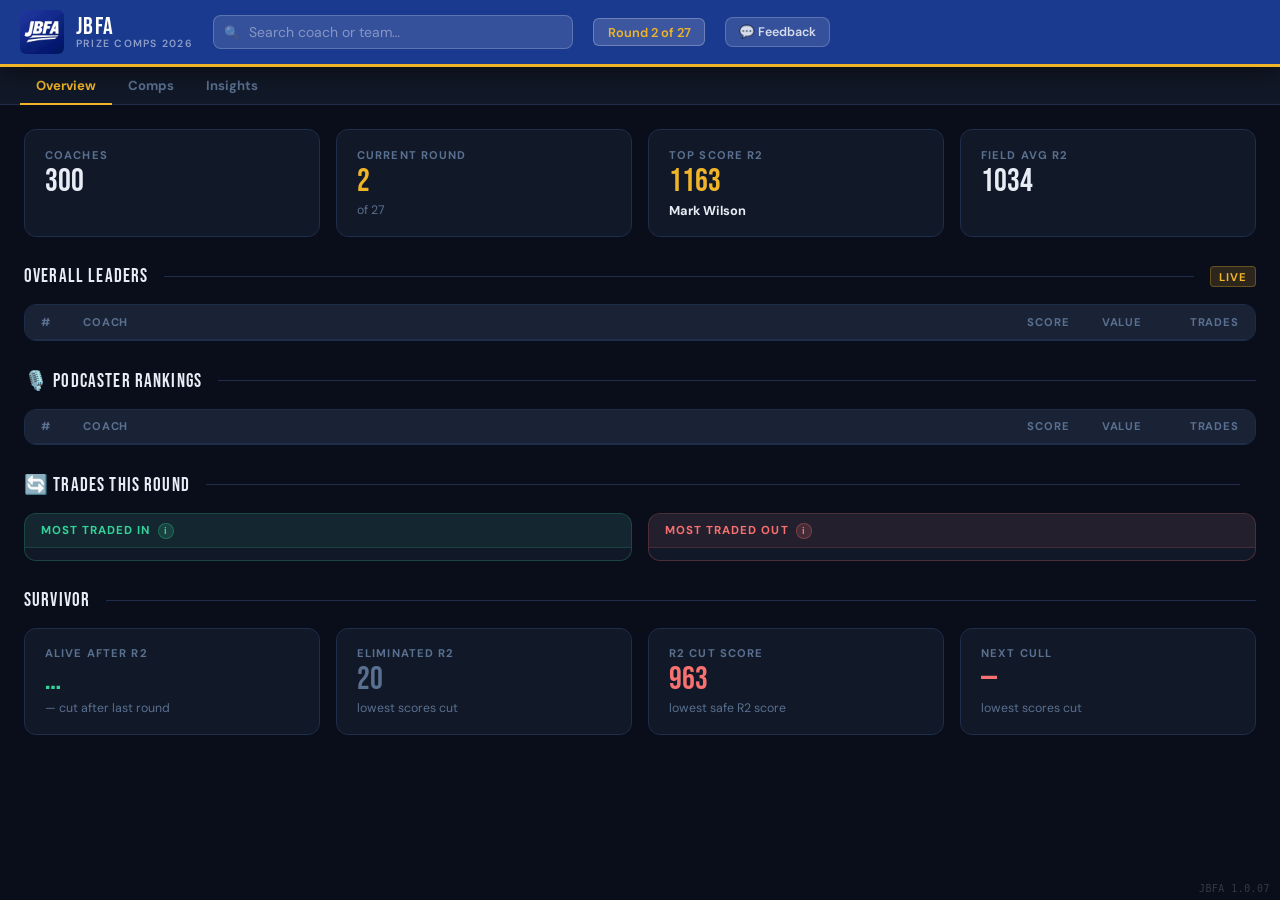
<file: Weekly Archive and backups/backup/3. 27.1 March - first insights tab/index.html>
<!DOCTYPE html>
<!-- JBFA_VERSION: 1.0.05 -->
<html lang="en">
<head>
<meta charset="UTF-8">
<meta name="viewport" content="width=device-width, initial-scale=1.0">
<link rel="icon" href="data:image/svg+xml,<svg xmlns='http://www.w3.org/2000/svg' viewBox='0 0 100 100'><text y='.9em' font-size='90'>🏉</text></svg>">
<title>JBFA Fantasy League — 2026</title>
<link href="https://fonts.googleapis.com/css2?family=Bebas+Neue&family=DM+Sans:wght@400;500;600&display=swap" rel="stylesheet">

<link rel="stylesheet" href="style.css">

</head>
<body>

<header>
  <div class="hdr">
    <div class="logo-wrap" onclick="goHome()">
      <img class="logo-img" src="logo.jpg" alt="JBFA">
      <div><div class="logo-text">JBFA</div><span class="logo-sub">Prize Comps 2026</span></div>
    </div>
    <div class="sw">
      <span class="si">🔍</span>
      <input id="gs" type="text" placeholder="Search coach or team…" autocomplete="off">
      <div class="sdrop" id="sdrop"></div>
    </div>
    <div class="rpill" id="rpill" style="cursor:pointer">Round 2 of 27</div>
    <button onclick="document.getElementById('fmodal').style.display='flex'" style="background:rgba(255,255,255,.12);border:1px solid rgba(255,255,255,.2);border-radius:8px;padding:.35rem .8rem;color:rgba(255,255,255,.8);font-family:'DM Sans',sans-serif;font-size:.78rem;font-weight:600;cursor:pointer;white-space:nowrap;flex-shrink:0;transition:background .15s;" onmouseover="this.style.background='rgba(255,255,255,.2)'" onmouseout="this.style.background='rgba(255,255,255,.12)'">💬 Feedback</button>
  </div>
</header>



<div class="nav">
  <div class="nav-top">
    <button class="nb-top active" id="nbt-ov" onclick="showTopTab('ov')">Overview</button>
    <button class="nb-top" id="nbt-comp" onclick="showTopTab('comp')">Comps</button>
    <button class="nb-top" id="nbt-insights" onclick="showTopTab('insights')">Insights</button>
  </div>
  <div class="nav-sub" id="nav-sub-comp" style="display:none">
    <button class="nb" id="nb-how" onclick="showTab(event,'how')">How It Works</button>
    <div class="nsep"></div>
    <button class="nb" id="nb-p1" onclick="showTab(event,'p1')">Qualifying</button>
    <button class="nb" id="nb-p2" onclick="showTab(event,'p2')">Seeding</button>
    <button class="nb" id="nb-p3" onclick="showTab(event,'p3')">Knockout</button>
    <div class="nsep"></div>
    <button class="nb" id="nb-c2" onclick="showTab(event,'c2')">🎯 Survivor</button>
    <div class="nsep"></div>
    <button class="nb" id="nb-vip" onclick="showTab(event,'vip')">⭐ VIP</button>
    <div class="nsep"></div>
    <button class="nb" id="nb-prizes" onclick="showTab(event,'prizes')">🏆 Prizes</button>
  </div>
  <div class="nav-sub" id="nav-sub-insights" style="display:none">
    <button class="nb" id="nb-players" onclick="showTab(event,'players')">🏉 Ownership</button>
    <button class="nb" id="nb-pp" onclick="showTab(event,'pp')">💰 Price Predictor</button>
    <button class="nb" id="nb-sd" onclick="showTab(event,'sd')">📊 Score Distribution</button>
    <button class="nb" id="nb-stats" onclick="showTab(event,'stats')">📈 Stats</button>
  </div>
</div>

<main>

  <!-- COACH VIEW -->
  <div id="cv">
    <button class="cvback" onclick="closeCv()">← Back</button>
    <div id="cvc"></div>
  </div>

  <!-- OVERVIEW -->
  <div class="panel active" id="panel-ov">
    <div class="sr">
      <div class="sc"><div class="scl">Coaches</div><div class="scv" id="sc-total">300</div><div class="scs"></div></div>
      <div class="sc"><div class="scl">Current Round</div><div class="scv" style="color:var(--accent)" id="sc-cur-round">2</div><div class="scs">of 27</div></div>
      <div class="sc"><div class="scl" id="sc-top-label">Top Score R2</div><div class="scv" style="color:var(--accent)" id="sc-top-val">1163</div><div class="scs" id="sc-top-coach" style="color:var(--text);font-weight:700;font-size:.8rem">Mark Wilson</div></div>
      <div class="sc"><div class="scl" id="sc-avg-label">Field Avg R2</div><div class="scv" id="sc-avg-val">1034</div><div class="scs" id="sc-avg-sub"></div></div>
    </div>
    <div class="sh"><div class="sht">Overall Leaders</div><div class="shl"></div><span class="badge bt1">Live</span></div>
    <div class="tw"><div class="tw-scroll"><table id="ovt">
      <colgroup><col style="width:38px"><col><col style="width:72px"><col style="width:88px"><col style="width:60px"></colgroup>
      <thead><tr><th>#</th><th>Coach</th><th style="text-align:center">Score</th><th>Value</th><th>Trades</th></tr></thead>
      <tbody id="ov-top"></tbody>
    </table></div></div>
    <div class="sh"><div class="sht">🎙️ Podcaster Rankings</div><div class="shl"></div></div>
    <div class="tw"><div class="tw-scroll"><table id="ovp">
      <colgroup><col style="width:38px"><col><col style="width:72px"><col style="width:88px"><col style="width:60px"></colgroup>
      <thead><tr><th>#</th><th>Coach</th><th style="text-align:center">Score</th><th>Value</th><th>Trades</th></tr></thead>
      <tbody id="ov-pod"></tbody>
    </table></div></div>
    <div class="sh"><div class="sht">🔄 Trades This Round</div><div class="shl"></div><span id="ov-trade-rnd" style="font-size:.75rem;color:var(--muted)"></span></div>
    <div style="display:grid;grid-template-columns:1fr 1fr;gap:1rem;margin-bottom:1.5rem;">
      <div style="background:var(--surface);border:1px solid rgba(52,211,153,.25);border-radius:12px;overflow:hidden;">
        <div style="background:rgba(52,211,153,.08);padding:.55rem 1rem;border-bottom:1px solid rgba(52,211,153,.15);font-size:.72rem;font-weight:700;text-transform:uppercase;letter-spacing:.09em;color:var(--green);display:flex;align-items:center">Most Traded In<button class="trade-info-btn" onclick="document.getElementById('trade-info-modal').classList.add('open')" title="What does % eligible mean?" style="border-color:rgba(52,211,153,.3);background:rgba(52,211,153,.15);color:var(--green);">i</button></div>
        <div id="ov-traded-in" style="padding:.35rem 0;"></div>
      </div>
      <div style="background:var(--surface);border:1px solid rgba(248,113,113,.25);border-radius:12px;overflow:hidden;">
        <div style="background:rgba(248,113,113,.08);padding:.55rem 1rem;border-bottom:1px solid rgba(248,113,113,.15);font-size:.72rem;font-weight:700;text-transform:uppercase;letter-spacing:.09em;color:var(--red);display:flex;align-items:center">Most Traded Out<button class="trade-info-btn" onclick="document.getElementById('trade-info-modal').classList.add('open')" title="What does % eligible mean?" style="border-color:rgba(248,113,113,.3);background:rgba(248,113,113,.15);color:var(--red);">i</button></div>
        <div id="ov-traded-out" style="padding:.35rem 0;"></div>
      </div>
    </div>
    <div class="sh"><div class="sht">Survivor</div><div class="shl"></div></div>
    <div class="sr" id="sr-surv-ov">
      <div class="sc"><div class="scl" id="sc-alive-label">Alive After R2</div><div class="scv" style="color:var(--green)" id="sc-alive">…</div><div class="scs" id="sc-alive-sub">— cut after last round</div></div>
      <div class="sc"><div class="scl">Eliminated R2</div><div class="scv" style="color:var(--muted)">20</div><div class="scs">lowest scores cut</div></div>
      <div class="sc"><div class="scl" id="sc-cut-label-ov">R2 Cut Score</div><div class="scv" style="color:var(--red)" id="sc-cut-val-ov">963</div><div class="scs" id="sc-cut-scs-ov">lowest safe R2 score</div></div>
      <div class="sc"><div class="scl" id="sc-next-cull-label">Next Cull</div><div class="scv" style="color:var(--red)" id="sc-next-cull-val">—</div><div class="scs" id="sc-next-cull-sub">lowest scores cut</div></div>
    </div>
  </div>

  <!-- HOW IT WORKS -->
  <div class="panel" id="panel-how">

    <!-- ── MAIN SEASON COMP ── -->
    <div style="border:1px solid rgba(26,58,143,.6);border-radius:16px;overflow:hidden;margin-bottom:2rem;">
      <div style="background:linear-gradient(135deg,rgba(26,58,143,.5),rgba(26,58,143,.25));padding:1rem 1.5rem;display:flex;align-items:center;justify-content:space-between;border-bottom:1px solid rgba(26,58,143,.4);">
        <div style="display:flex;align-items:center;gap:.75rem;">
          <span style="font-size:1.4rem">🏟️</span>
          <div>
            <div style="font-family:'Bebas Neue',sans-serif;font-size:1.3rem;letter-spacing:.06em;color:#fff">Main Season Comp</div>
            <div style="font-size:.72rem;color:rgba(255,255,255,.45);text-transform:uppercase;letter-spacing:.1em">3 Phases · Rounds 1–27</div>
          </div>
        </div>
        <div style="display:flex;gap:.4rem">
          <span class="badge bt1">Qualifying</span>
          <span class="badge bt2">Seeding</span>
          <span class="badge bp3">Knockout</span>
        </div>
      </div>
      <div style="padding:1.5rem;">
        <div class="tl" style="margin-top:0">
          <div class="tls cur" onclick="showTab(null,'p1')"><div class="tlr">R1–R8</div><div class="tll">Qualifying</div><div class="tld">All together</div></div>
          <div class="tls" onclick="showTab(null,'p2')"><div class="tlr">R9–R18</div><div class="tll">Seeding</div><div class="tld">3 Tier groups</div></div>
          <div class="tls" onclick="showTab(null,'p3')"><div class="tlr">R19–R27</div><div class="tll">Knockout</div><div class="tld">Full Knockout</div></div>
        </div>
        <div class="tl-hint">↑ tap a phase to jump to its standings</div>
        <div class="hg">
          <div class="hc">
            <div style="display:flex;align-items:center;gap:.6rem;margin-bottom:.6rem"><span class="badge bt1" style="font-size:.75rem;padding:.2rem .6rem">Qualifying</span><span style="color:var(--muted);font-size:.8rem">Rounds 1–8</span></div>
            <div class="ht">All In</div>
            <p>All <span class="dyn-total">JBFA</span> coaches compete together, points accumulate each week. Your <strong>rank after Round 8</strong> determines which tier you enter for Seeding.</p>
          </div>
          <div class="hc">
            <div style="display:flex;align-items:center;gap:.6rem;margin-bottom:.6rem"><span class="badge bt2" style="font-size:.75rem;padding:.2rem .6rem">Seeding</span><span style="color:var(--muted);font-size:.8rem">Rounds 9–18</span></div>
            <div class="ht">Tier Groups</div>
            <p><strong class="ac">Points reset to zero</strong> at Round 9. Three separate competitions run for 10 rounds with their own prizes.</p>
            <div style="display:flex;flex-direction:column;gap:.5rem;margin-top:.85rem">
              <div style="display:flex;align-items:center;justify-content:space-between;background:var(--surface2);border-radius:6px;padding:.5rem .75rem"><div style="display:flex;align-items:center;gap:.5rem"><span class="badge bt1">Tier 1</span><span style="font-size:.82rem;font-weight:600">Premiership</span></div><span style="font-size:.78rem;color:var(--muted)">Top 100</span></div>
              <div style="display:flex;align-items:center;justify-content:space-between;background:var(--surface2);border-radius:6px;padding:.5rem .75rem"><div style="display:flex;align-items:center;gap:.5rem"><span class="badge bt2">Tier 2</span><span style="font-size:.82rem;font-weight:600">Championship</span></div><span style="font-size:.78rem;color:var(--muted)">Ranks 101–200</span></div>
              <div style="display:flex;align-items:center;justify-content:space-between;background:var(--surface2);border-radius:6px;padding:.5rem .75rem"><div style="display:flex;align-items:center;gap:.5rem"><span class="badge bt3">Tier 3</span><span style="font-size:.82rem;font-weight:600">State Cup</span></div><span style="font-size:.78rem;color:var(--muted)">Ranks 201+</span></div>
            </div>
          </div>
          <div class="hc">
            <div style="display:flex;align-items:center;gap:.6rem;margin-bottom:.6rem"><span class="badge bp3" style="font-size:.75rem;padding:.2rem .6rem">Knockout</span><span style="color:var(--muted);font-size:.8rem">Rounds 19–27</span></div>
            <div class="ht">Full Knockout</div>
            <p>All coaches re-enter a <strong>seeded bracket</strong> based on Seeding results. Top seeds receive byes in R19. The <strong class="ac">top 4 coaches</strong> share the main prizes.</p>
          </div>
        </div>
      </div>
    </div>

    <!-- ── SURVIVAL KNOCKOUT ── -->
    <div style="border:1px solid rgba(248,113,113,.3);border-radius:16px;overflow:hidden;margin-bottom:2rem;">
      <div style="background:linear-gradient(135deg,rgba(220,38,38,.2),rgba(220,38,38,.08));padding:1rem 1.5rem;display:flex;align-items:center;justify-content:space-between;border-bottom:1px solid rgba(248,113,113,.2);">
        <div style="display:flex;align-items:center;gap:.75rem;">
          <span style="font-size:1.4rem">🎯</span>
          <div>
            <div style="font-family:'Bebas Neue',sans-serif;font-size:1.3rem;letter-spacing:.06em;color:#fff">Survivor</div>
            <div style="font-size:.72rem;color:rgba(255,255,255,.45);text-transform:uppercase;letter-spacing:.1em">Runs all 27 rounds in parallel</div>
          </div>
        </div>
        <span class="badge balive" style="font-size:.7rem">Weekly Score Only</span>
      </div>
      <div style="padding:1.5rem;display:grid;grid-template-columns:1fr 1fr;gap:1.5rem;">
        <div>
          <div class="ht" style="margin-bottom:.5rem">How it works</div>
          <p style="font-size:.875rem;color:var(--muted);line-height:1.65">Runs in parallel with the Main Season Comp across all 27 rounds. Each round the coaches with the <strong style="color:var(--text)">lowest score that week</strong> are eliminated — regardless of how they've performed before. <strong style="color:var(--text)">Weekly score only, never cumulative.</strong></p>
          <p style="font-size:.72rem;color:var(--muted);line-height:1.6;margin-top:.5rem;opacity:.7">* Tiebreaker: if coaches finish on the same score at the cut line, the coach with the higher score from the <em>previous round</em> is retained. Ties cascade back further if still equal. In Round 1 (no prior round), tied coaches at the cut are both kept safe.</p>
        </div>
        <div>
          <div class="ht" style="margin-bottom:.5rem">Key facts</div>
          <div style="display:flex;flex-direction:column;gap:.4rem">
            <div style="display:flex;justify-content:space-between;font-size:.82rem;padding:.4rem .6rem;background:var(--surface2);border-radius:6px"><span style="color:var(--muted)">Started</span><strong>299 coaches</strong></div>
            <div style="display:flex;justify-content:space-between;font-size:.82rem;padding:.4rem .6rem;background:var(--surface2);border-radius:6px"><span style="color:var(--muted)">Round 1</span><strong style="color:var(--green)">No eliminations</strong></div>
            <div style="display:flex;justify-content:space-between;font-size:.82rem;padding:.4rem .6rem;background:var(--surface2);border-radius:6px"><span style="color:var(--muted)">Winner</span><strong>Last coach standing (R27)</strong></div>
          </div>
        </div>
      </div>
    </div>

    <!-- ── VIP OVERALL COMP ── -->
    <div style="border:1px solid rgba(52,211,153,.3);border-radius:16px;overflow:hidden;margin-bottom:1rem;">
      <div style="background:linear-gradient(135deg,rgba(52,211,153,.15),rgba(52,211,153,.05));padding:1rem 1.5rem;display:flex;align-items:center;justify-content:space-between;border-bottom:1px solid rgba(52,211,153,.2);">
        <div style="display:flex;align-items:center;gap:.75rem;">
          <span style="font-size:1.4rem">⭐</span>
          <div>
            <div style="font-family:'Bebas Neue',sans-serif;font-size:1.3rem;letter-spacing:.06em;color:var(--vip)">VIP Overall Comp</div>
            <div style="font-size:.72rem;color:rgba(255,255,255,.45);text-transform:uppercase;letter-spacing:.1em">68 designated entries · Cumulative all season</div>
          </div>
        </div>
        <span class="badge bvip dyn-vip-badge" style="font-size:.7rem">68 Entries</span>
      </div>
      <div style="padding:1.5rem;display:grid;grid-template-columns:1fr 1fr;gap:1.5rem;">
        <div>
          <div class="ht" style="margin-bottom:.5rem">How it works</div>
          <p style="font-size:.875rem;color:var(--muted);line-height:1.65">Exclusive to VIP members. A <strong style="color:var(--text)">cumulative season-long standings</strong> using each VIP's designated entry. Coaches with multiple teams nominate one entry for this leaderboard. Best cumulative score across all 27 rounds wins.</p>
        </div>
        <div>
          <div class="ht" style="margin-bottom:.5rem">Key facts</div>
          <div style="display:flex;flex-direction:column;gap:.4rem">
            <div style="display:flex;justify-content:space-between;font-size:.82rem;padding:.4rem .6rem;background:var(--surface2);border-radius:6px"><span style="color:var(--muted)">Entrants</span><strong style="color:var(--vip)">68 VIP coaches</strong></div>
            <div style="display:flex;justify-content:space-between;font-size:.82rem;padding:.4rem .6rem;background:var(--surface2);border-radius:6px"><span style="color:var(--muted)">Scoring</span><strong>Cumulative — all 27 rounds</strong></div>
            <div style="display:flex;justify-content:space-between;font-size:.82rem;padding:.4rem .6rem;background:var(--surface2);border-radius:6px"><span style="color:var(--muted)">Entries per coach</span><strong>One designated entry only</strong></div>
          </div>
        </div>
      </div>
    </div>

  </div>

  <!-- PHASE 1 -->
  <div class="panel" id="panel-p1">
    <div class="sh" style="margin-top:0"><div class="sht">Qualifying — Current Rankings</div><div class="shl"></div><span class="badge bt1" style="font-size:.68rem">Rounds 1–8</span></div>
    <p style="color:var(--muted);font-size:.875rem;margin-bottom:1.25rem;" id="standings-sub">Standings after Round 2. Click any row for coach profile.</p>
    <div class="fr">
      <span class="fil">Filter:</span>
      <input class="fi" id="p1fi" placeholder="Search coach or team…" oninput="fP1()">
      <span style="margin-left:auto;font-size:.82rem;color:var(--muted)" id="p1ct"></span>
    </div>
    <div class="tw"><div class="tw-scroll"><table id="p1t">
      <colgroup><col style="width:38px"><col><col style="width:72px"><col style="width:88px"><col style="width:60px"></colgroup>
      <thead><tr><th>#</th><th>Coach</th><th style="text-align:center">Score</th><th>Value</th><th>Trades</th></tr></thead>
      <tbody id="p1b"></tbody>
    </table></div></div>
    <div class="pager" id="p1pg"></div>
  </div>

  <!-- PHASE 2 -->
  <div class="panel" id="panel-p2">
    <div class="cs"><div class="csi">🏆</div><h3>Seeding — Tier Groups</h3><p>Begins Round 9. Tier splits determined by Qualifying ranking after Round 8.</p></div>
  </div>

  <!-- PHASE 3 -->
  <div class="panel" id="panel-p3">
    <div class="cs"><div class="csi">⚔️</div><h3>Knockout</h3><p>Begins Round 19. All coaches re-enter a seeded bracket based on Seeding results.</p></div>
  </div>

  <!-- SURVIVAL -->
  <div class="panel" id="panel-c2">
    <div class="sh" style="margin-top:0"><div class="sht">Survivor</div><div class="shl"></div></div>
    <p style="color:var(--muted);font-size:.875rem;margin-bottom:1.5rem;"><strong style="color:var(--text)">Weekly score only — not cumulative.</strong> Each round the coaches with the lowest <em>that week's score</em> are eliminated, regardless of how they've performed before. Survive each round. Last coach standing after Round 27 wins.</p>
    <div class="sr">
      <div class="sc"><div class="scl">Started</div><div class="scv" id="sc-started">299</div><div class="scs">coaches</div></div>
      <div class="sc"><div class="scl">Still Alive</div><div class="scv" style="color:var(--green)" id="sc-still-alive">…</div><div class="scs" id="sc-still-alive-sub">after R2</div></div>
      <div class="sc"><div class="scl">Eliminated</div><div class="scv" style="color:var(--muted)" id="sc-elim-count">—</div><div class="scs" id="sc-elim-sub">cut to date</div></div>
      <div class="sc"><div class="scl" id="sc-cut-label">R2 Cut Score</div><div class="scv" style="color:var(--red)" id="sc-cut-val">963</div><div class="scs">lowest safe R2 score</div></div>
      <div class="sc"><div class="scl" id="sc-next-drop-label">Next Drop</div><div class="scv" style="color:var(--red)" id="sc-next-drop-val">—</div><div class="scs">lowest weekly scores cut</div></div>
    </div>
    <div class="sh"><div class="sht">Full Drop Schedule</div><div class="shl"></div></div>
    <div style="display:flex;gap:.5rem;flex-wrap:wrap;margin-bottom:.75rem;align-items:center;">
      <span style="font-size:.7rem;color:var(--muted);font-weight:700;text-transform:uppercase;letter-spacing:.08em">% cut:</span>
      <span style="font-size:.72rem;color:var(--green);background:rgba(52,211,153,.1);border:1px solid rgba(52,211,153,.25);border-radius:4px;padding:.1rem .4rem">0%</span>
      <span style="font-size:.72rem;color:var(--blue);background:rgba(96,165,250,.1);border:1px solid rgba(96,165,250,.25);border-radius:4px;padding:.1rem .4rem">&lt;5%</span>
      <span style="font-size:.72rem;color:var(--accent);background:rgba(240,180,41,.1);border:1px solid rgba(240,180,41,.25);border-radius:4px;padding:.1rem .4rem">&lt;10%</span>
      <span style="font-size:.72rem;color:#fb923c;background:rgba(251,146,60,.1);border:1px solid rgba(251,146,60,.25);border-radius:4px;padding:.1rem .4rem">&lt;20%</span>
      <span style="font-size:.72rem;color:var(--red);background:rgba(248,113,113,.1);border:1px solid rgba(248,113,113,.25);border-radius:4px;padding:.1rem .4rem">&lt;35%</span>
      <span style="font-size:.72rem;color:#ef4444;background:rgba(220,38,38,.1);border:1px solid rgba(220,38,38,.25);border-radius:4px;padding:.1rem .4rem">35%+</span>
    </div>
    <p style="font-size:.78rem;color:var(--muted);margin-bottom:.5rem;">💡 <strong style="color:var(--text)">Click any round</strong> to see which coaches were eliminated that round.</p>
    <div class="sg" id="sgrid"></div>
    <div id="elim-popup" style="display:none;margin-top:.75rem;background:var(--surface2);border:1px solid var(--border);border-radius:10px;padding:1rem;"></div>
  </div>

  <!-- PLAYERS TAB -->
  <div class="panel" id="panel-players">
    <div class="sh" style="margin-top:0"><div class="sht">🏉 Player Insights</div><div class="shl"></div><span class="badge bt2" style="font-size:.68rem" id="pl-round-badge">Round 2 data</span></div>
    <p style="color:var(--muted);font-size:.875rem;margin-bottom:1.5rem;">Ownership and trade data across all JBFA coaches.</p>

    <!-- Trade Summary -->
    <div style="display:grid;grid-template-columns:1fr 1fr;gap:1rem;margin-bottom:1.5rem;">
      <div style="background:var(--surface);border:1px solid rgba(52,211,153,.3);border-radius:12px;overflow:hidden;">
        <div style="background:rgba(52,211,153,.1);padding:.65rem 1rem;border-bottom:1px solid rgba(52,211,153,.2);font-family:'Bebas Neue',sans-serif;font-size:.95rem;letter-spacing:.06em;color:var(--green);display:flex;align-items:center;">🔥 Most Traded IN<button class="trade-info-btn" onclick="document.getElementById('trade-info-modal').classList.add('open')" title="What does % eligible mean?">i</button></div>
        <div id="pl-traded-in" style="padding:.5rem 0;"></div>
      </div>
      <div style="background:var(--surface);border:1px solid rgba(248,113,113,.3);border-radius:12px;overflow:hidden;">
        <div style="background:rgba(248,113,113,.1);padding:.65rem 1rem;border-bottom:1px solid rgba(248,113,113,.2);font-family:'Bebas Neue',sans-serif;font-size:.95rem;letter-spacing:.06em;color:var(--red);display:flex;align-items:center;">📉 Most Traded OUT<button class="trade-info-btn" onclick="document.getElementById('trade-info-modal').classList.add('open')" title="What does % eligible mean?">i</button></div>
        <div id="pl-traded-out" style="padding:.5rem 0;"></div>
      </div>
    </div>

    <!-- Full ownership table -->
    <div class="sh"><div class="sht">Ownership Rankings</div><div class="shl"></div></div>
    <div class="fr">
      <span class="fil">Filter:</span>
      <input class="fi" id="plfi" placeholder="Search player…" oninput="fPlayers()" style="width:200px">
      <select id="plsort" onchange="fPlayers()" style="background:var(--surface2);border:1px solid var(--border);border-radius:8px;padding:.4rem .75rem;color:var(--text);font-family:'DM Sans',sans-serif;font-size:.85rem;outline:none;">
        <option value="ownedDesc">Ownership: High → Low</option>
        <option value="ownedAsc">Ownership: Low → High</option>
        <option value="topN">Top-N Ownership: High → Low</option>
        <option value="cost">Price: High → Low</option>
        <option value="tradedIn">Most Traded In</option>
        <option value="tradedOut">Most Traded Out</option>
      </select>
      <div style="display:flex;align-items:center;gap:.4rem;">
        <label style="font-size:.72rem;color:var(--accent);font-weight:700;white-space:nowrap">Top</label>
        <input id="pltopn" type="number" value="100" min="1" max="300" oninput="fPlayers()" style="width:54px;background:rgba(240,180,41,.08);border:1px solid rgba(240,180,41,.35);border-radius:6px;padding:.35rem .5rem;color:var(--accent);font-family:'DM Sans',sans-serif;font-size:.85rem;outline:none;text-align:center;font-weight:700;">
        <label style="font-size:.72rem;color:var(--accent);font-weight:700;white-space:nowrap">coaches ↓</label>
      </div>
      <span style="margin-left:auto;font-size:.82rem;color:var(--muted)" id="plct"></span>
    </div>
    <p style="font-size:.72rem;color:var(--muted);margin-bottom:.5rem;font-style:italic">⚠️ Player prices reflect last round's data — updated prices appear in next week's export.</p>
    <div id="pl-table-wrap"><div class="tw"><div class="tw-scroll"><table id="plt">
      <thead><tr><th>#</th><th>Player</th><th>Price</th><th>Ownership</th><th id="topn-header" style="background:rgba(240,180,41,.12);color:var(--accent);border-left:2px solid rgba(240,180,41,.3);border-right:2px solid rgba(240,180,41,.3);">Top 100</th><th>Traded In ↑</th><th style="font-size:.65rem">% of field</th><th style="font-size:.65rem">% eligible</th><th>Traded Out ↓</th><th style="font-size:.65rem">% of field</th><th style="font-size:.65rem">% eligible</th></tr></thead>
      <tbody id="plb"></tbody>
    </table></div></div></div>
    <div id="pl-card-list"></div>
  </div>

  <!-- VIP COMP -->
  <div class="panel" id="panel-vip">
    <div class="vip-banner">
      <div class="vip-banner-icon">⭐</div>
      <div>
        <h2>VIP Overall Comp</h2>
        <p>Exclusive to VIP members. Cumulative season-long standings using each VIP's designated entry. One entry per coach. <span class="dyn-vip-count">68</span> competitors.</p>
      </div>
    </div>
    <div class="sr">
      <div class="sc"><div class="scl">VIP Entries</div><div class="scv" style="color:var(--vip)">68</div><div class="scs">competitors</div></div>
      <div class="sc"><div class="scl" id="vip-top-label">Top Score R2</div><div class="scv" style="color:var(--accent)" id="vip-top">—</div><div class="scs" id="vip-top-team" style="color:var(--text);font-weight:700;font-size:.8rem">—</div></div>
      <div class="sc"><div class="scl">1st Prize</div><div class="scv" style="color:var(--vip);font-size:1.6rem;margin-top:.2rem">$500</div><hr style="border:none;border-top:1px solid var(--border);margin:.4rem 0"><div style="font-size:.65rem;text-transform:uppercase;letter-spacing:.08em;color:var(--muted)">Runner-up</div><div style="font-family:'Bebas Neue',sans-serif;font-size:1.1rem;color:var(--vip);letter-spacing:.04em;margin:.1rem 0">$100 <span style="font-size:.75rem;color:var(--muted)">JBFA Credit</span></div></div>
    </div>
    <div class="sh"><div class="sht">VIP Leaderboard</div><div class="shl"></div></div>
    <div class="fr"><span class="fil">Filter:</span><input class="fi" id="vipfi" placeholder="Search VIP coach or team…" oninput="fVip()"></div>
    <div class="tw"><div class="tw-scroll"><table id="vipt">
      <colgroup><col style="width:38px"><col><col style="width:72px"><col style="width:88px"><col style="width:60px"></colgroup>
      <thead><tr><th>#</th><th>Coach</th><th style="text-align:center">Score</th><th>Value</th><th>Trades</th></tr></thead>
      <tbody id="vipb"></tbody>
    </table></div></div>
    <div class="pager" id="vippg"></div>
  </div>

  <!-- PRIZES -->
  <div class="panel" id="panel-prizes">
    <div class="sh" style="margin-top:0"><div class="sht">Prize Pool — 2026 Season</div><div class="shl"></div></div>

    <!-- OVERALL CUMULATIVE -->
    <div style="border:1px solid rgba(240,180,41,.6);border-radius:16px;overflow:hidden;margin-bottom:2rem;">
      <div style="background:linear-gradient(135deg,rgba(240,180,41,.3),rgba(240,180,41,.12));padding:1rem 1.5rem;display:flex;align-items:center;justify-content:space-between;border-bottom:1px solid rgba(240,180,41,.3);">
        <div style="display:flex;align-items:center;gap:.75rem;">
          <span style="font-size:1.4rem">🌟</span>
          <div>
            <div style="font-family:'Bebas Neue',sans-serif;font-size:1.3rem;letter-spacing:.06em;color:#f0b429">Overall Points — Season Total</div>
            <div style="font-size:.72rem;color:rgba(255,255,255,.45);text-transform:uppercase;letter-spacing:.1em">All JBFA coaches · Cumulative all 27 rounds</div>
          </div>
        </div>
        <span class="badge bt1" style="font-size:.7rem">Top 5 Paid</span>
      </div>
      <div style="padding:1.5rem;">
        <div class="prizes-grid">
          <div class="prize-card gold"><div class="prize-title">🥇 1st Place</div><div class="prize-amount" style="font-family:'Bebas Neue',sans-serif;font-size:2rem;color:var(--accent);letter-spacing:.04em;margin:.5rem 0;">$750</div><div class="prize-winner"><span class="prize-pill"><span class="prize-pill-dot"></span>Winner TBD</span></div></div>
          <div class="prize-card gold"><div class="prize-title">🥈 2nd Place</div><div class="prize-amount" style="font-family:'Bebas Neue',sans-serif;font-size:2rem;color:var(--accent);letter-spacing:.04em;margin:.5rem 0;">$350</div><div class="prize-winner"><span class="prize-pill"><span class="prize-pill-dot"></span>Winner TBD</span></div></div>
          <div class="prize-card gold"><div class="prize-title">🥉 3rd Place</div><div class="prize-amount" style="font-family:'Bebas Neue',sans-serif;font-size:1.3rem;color:var(--accent);letter-spacing:.04em;margin:.5rem 0;">2027 JBFA<br>VIP Package</div><div class="prize-winner"><span class="prize-pill"><span class="prize-pill-dot"></span>Winner TBD</span></div></div>
          <div class="prize-card gold"><div class="prize-title">4th Place</div><div class="prize-amount" style="font-family:'Bebas Neue',sans-serif;font-size:1.6rem;color:var(--accent);letter-spacing:.04em;margin:.5rem 0;">$100 <span style="font-size:.9rem">+ Hat &amp; Shirt</span></div><div class="prize-winner"><span class="prize-pill"><span class="prize-pill-dot"></span>Winner TBD</span></div></div>
          <div class="prize-card gold"><div class="prize-title">5th Place</div><div class="prize-amount" style="font-family:'Bebas Neue',sans-serif;font-size:2rem;color:var(--accent);letter-spacing:.04em;margin:.5rem 0;">$75</div><div class="prize-winner"><span class="prize-pill"><span class="prize-pill-dot"></span>Winner TBD</span></div></div>
        </div>
      </div>
    </div>

    <!-- MAIN SEASON COMP -->
    <div style="border:1px solid rgba(26,58,143,.6);border-radius:16px;overflow:hidden;margin-bottom:2rem;">
      <div style="background:linear-gradient(135deg,rgba(26,58,143,.5),rgba(26,58,143,.25));padding:1rem 1.5rem;display:flex;align-items:center;justify-content:space-between;border-bottom:1px solid rgba(26,58,143,.4);">
        <div style="display:flex;align-items:center;gap:.75rem;">
          <span style="font-size:1.4rem">🏟️</span>
          <div>
            <div style="font-family:'Bebas Neue',sans-serif;font-size:1.3rem;letter-spacing:.06em;color:#fff">Main Season Comp</div>
            <div style="font-size:.72rem;color:rgba(255,255,255,.45);text-transform:uppercase;letter-spacing:.1em">Seeding Tiers · Knockout</div>
          </div>
        </div>
        <div style="display:flex;gap:.4rem;flex-wrap:wrap;justify-content:flex-end">
          <span class="badge bt1">Tier 1</span><span class="badge bt2">Tier 2</span><span class="badge bt3">Tier 3</span>
          <span class="badge bp3">Knockout</span>
        </div>
      </div>
      <div style="padding:1.5rem;">
        <div style="font-size:.75rem;font-weight:700;text-transform:uppercase;letter-spacing:.1em;color:var(--muted);margin-bottom:.75rem">Seeding — Tier Prizes (Rounds 9–18)</div>
        <div class="prizes-grid" style="margin-bottom:1.5rem">
          <div class="prize-card blue">
            <div class="prize-title"><span class="badge bt1" style="margin-bottom:.4rem;display:inline-flex">Tier 1</span> Premiership</div>
            <div style="font-size:.68rem;text-transform:uppercase;letter-spacing:.1em;color:var(--muted);margin-top:.25rem">1st Place</div>
            <div class="prize-amount" style="font-family:'Bebas Neue',sans-serif;font-size:1.6rem;color:var(--t1);letter-spacing:.04em;margin:.2rem 0">$400</div>
            <hr style="border:none;border-top:1px solid var(--border);margin:.5rem 0">
            <div style="font-size:.68rem;text-transform:uppercase;letter-spacing:.1em;color:var(--muted)">Runner-up</div>
            <div style="font-family:'Bebas Neue',sans-serif;font-size:1.3rem;color:var(--t1);letter-spacing:.04em;margin:.2rem 0">$150 <span style="font-size:.9rem">+ JBFA Hat</span></div>
            <div class="prize-winner"><span class="prize-pill"><span class="prize-pill-dot"></span>Winner TBD</span></div>
          </div>
          <div class="prize-card blue">
            <div class="prize-title"><span class="badge bt2" style="margin-bottom:.4rem;display:inline-flex">Tier 2</span> Championship</div>
            <div style="font-size:.68rem;text-transform:uppercase;letter-spacing:.1em;color:var(--muted);margin-top:.25rem">1st Place</div>
            <div class="prize-amount" style="font-family:'Bebas Neue',sans-serif;font-size:1.6rem;color:var(--t2);letter-spacing:.04em;margin:.2rem 0">$200</div>
            <hr style="border:none;border-top:1px solid var(--border);margin:.5rem 0">
            <div style="font-size:.68rem;text-transform:uppercase;letter-spacing:.1em;color:var(--muted)">Runner-up</div>
            <div style="font-family:'Bebas Neue',sans-serif;font-size:1.1rem;color:var(--t2);letter-spacing:.04em;margin:.2rem 0">2027 JBFA Legends Pack</div>
            <div class="prize-winner"><span class="prize-pill"><span class="prize-pill-dot"></span>Winner TBD</span></div>
          </div>
          <div class="prize-card blue">
            <div class="prize-title"><span class="badge bt3" style="margin-bottom:.4rem;display:inline-flex">Tier 3</span> State Cup</div>
            <div style="font-size:.68rem;text-transform:uppercase;letter-spacing:.1em;color:var(--muted);margin-top:.25rem">1st Place</div>
            <div class="prize-amount" style="font-family:'Bebas Neue',sans-serif;font-size:1.6rem;color:var(--t3);letter-spacing:.04em;margin:.2rem 0">$100</div>
            <hr style="border:none;border-top:1px solid var(--border);margin:.5rem 0">
            <div style="font-size:.68rem;text-transform:uppercase;letter-spacing:.1em;color:var(--muted)">Runner-up</div>
            <div style="font-family:'Bebas Neue',sans-serif;font-size:1.1rem;color:var(--t3);letter-spacing:.04em;margin:.2rem 0">JBFA Hat &amp; T-Shirt</div>
            <div class="prize-winner"><span class="prize-pill"><span class="prize-pill-dot"></span>Winner TBD</span></div>
          </div>
        </div>
        <div style="font-size:.75rem;font-weight:700;text-transform:uppercase;letter-spacing:.1em;color:var(--muted);margin-bottom:.75rem">Knockout — Top 4 (Rounds 19–27)</div>
        <div class="prizes-grid">
          <div class="prize-card gold"><div class="prize-title">🥇 1st Place</div><div class="prize-amount" style="font-family:'Bebas Neue',sans-serif;font-size:2rem;color:var(--accent);letter-spacing:.04em;margin:.5rem 0;">$350</div><div class="prize-winner"><span class="prize-pill"><span class="prize-pill-dot"></span>Winner TBD</span></div></div>
          <div class="prize-card gold"><div class="prize-title">🥈 2nd Place</div><div class="prize-amount" style="font-family:'Bebas Neue',sans-serif;font-size:2rem;color:var(--accent);letter-spacing:.04em;margin:.5rem 0;">$250</div><div class="prize-winner"><span class="prize-pill"><span class="prize-pill-dot"></span>Winner TBD</span></div></div>
          <div class="prize-card gold"><div class="prize-title">🥉 3rd Place</div><div class="prize-amount" style="font-family:'Bebas Neue',sans-serif;font-size:2rem;color:var(--accent);letter-spacing:.04em;margin:.5rem 0;">$150</div><div class="prize-winner"><span class="prize-pill"><span class="prize-pill-dot"></span>Winner TBD</span></div></div>
          <div class="prize-card gold"><div class="prize-title">4th Place</div><div class="prize-amount" style="font-family:'Bebas Neue',sans-serif;font-size:1.3rem;color:var(--accent);letter-spacing:.04em;margin:.5rem 0;">2027 JBFA<br>Legends Package</div><div class="prize-winner"><span class="prize-pill"><span class="prize-pill-dot"></span>Winner TBD</span></div></div>
        </div>
      </div>
    </div>

    <!-- SURVIVOR -->
    <div style="border:1px solid rgba(248,113,113,.3);border-radius:16px;overflow:hidden;margin-bottom:2rem;">
      <div style="background:linear-gradient(135deg,rgba(220,38,38,.2),rgba(220,38,38,.08));padding:1rem 1.5rem;display:flex;align-items:center;justify-content:space-between;border-bottom:1px solid rgba(248,113,113,.2);">
        <div style="display:flex;align-items:center;gap:.75rem;">
          <span style="font-size:1.4rem">🎯</span>
          <div>
            <div style="font-family:'Bebas Neue',sans-serif;font-size:1.3rem;letter-spacing:.06em;color:#fff">Survivor</div>
            <div style="font-size:.72rem;color:rgba(255,255,255,.45);text-transform:uppercase;letter-spacing:.1em">Last coaches standing · Top 4 paid</div>
          </div>
        </div>
        <span class="badge balive" style="font-size:.7rem">Weekly Score Only</span>
      </div>
      <div style="padding:1.5rem;">
        <div class="prizes-grid">
          <div class="prize-card green"><div class="prize-title">🥇 1st Place</div><div class="prize-amount" style="font-family:'Bebas Neue',sans-serif;font-size:2rem;color:var(--green);letter-spacing:.04em;margin:.5rem 0;">$400</div><div class="prize-winner"><span class="prize-pill"><span class="prize-pill-dot"></span>Winner TBD</span></div></div>
          <div class="prize-card green"><div class="prize-title">🥈 2nd Place</div><div class="prize-amount" style="font-family:'Bebas Neue',sans-serif;font-size:2rem;color:var(--green);letter-spacing:.04em;margin:.5rem 0;">$300</div><div class="prize-winner"><span class="prize-pill"><span class="prize-pill-dot"></span>Winner TBD</span></div></div>
          <div class="prize-card green"><div class="prize-title">🥉 3rd Place</div><div class="prize-amount" style="font-family:'Bebas Neue',sans-serif;font-size:2rem;color:var(--green);letter-spacing:.04em;margin:.5rem 0;">$150</div><div class="prize-winner"><span class="prize-pill"><span class="prize-pill-dot"></span>Winner TBD</span></div></div>
          <div class="prize-card green"><div class="prize-title">4th Place</div><div class="prize-amount" style="font-family:'Bebas Neue',sans-serif;font-size:1.3rem;color:var(--green);letter-spacing:.04em;margin:.5rem 0;">2027 JBFA<br>Legends Package</div><div class="prize-winner"><span class="prize-pill"><span class="prize-pill-dot"></span>Winner TBD</span></div></div>
        </div>
      </div>
    </div>

    <!-- VIP COMP -->
    <div style="border:1px solid rgba(52,211,153,.3);border-radius:16px;overflow:hidden;margin-bottom:2rem;">
      <div style="background:linear-gradient(135deg,rgba(52,211,153,.15),rgba(52,211,153,.05));padding:1rem 1.5rem;display:flex;align-items:center;justify-content:space-between;border-bottom:1px solid rgba(52,211,153,.2);">
        <div style="display:flex;align-items:center;gap:.75rem;">
          <span style="font-size:1.4rem">⭐</span>
          <div>
            <div style="font-family:'Bebas Neue',sans-serif;font-size:1.3rem;letter-spacing:.06em;color:var(--vip)">VIP Overall Comp</div>
            <div style="font-size:.72rem;color:rgba(255,255,255,.45);text-transform:uppercase;letter-spacing:.1em">68 entries · Cumulative all season</div>
          </div>
        </div>
        <span class="badge bvip dyn-vip-badge" style="font-size:.7rem">68 Entries</span>
      </div>
      <div style="padding:1.5rem;">
        <div class="prizes-grid" style="margin-bottom:1rem">
          <div class="prize-card purple"><div class="prize-title">⭐ VIP Season Champion</div><div style="font-size:.68rem;text-transform:uppercase;letter-spacing:.1em;color:var(--muted);margin:.25rem 0">1st Place</div><div class="prize-amount" style="font-family:'Bebas Neue',sans-serif;font-size:2rem;color:var(--vip);letter-spacing:.04em;margin:.2rem 0;">$500</div><div class="prize-winner"><span class="prize-pill"><span class="prize-pill-dot"></span>Winner TBD</span></div></div>
          <div class="prize-card purple"><div class="prize-title">⭐ VIP Season Runner-Up</div><div class="prize-amount" style="font-family:'Bebas Neue',sans-serif;font-size:2rem;color:var(--vip);letter-spacing:.04em;margin:.5rem 0;">$100 <span style="font-size:1rem;color:var(--muted)">JBFA Credit</span></div><div class="prize-winner"><span class="prize-pill"><span class="prize-pill-dot"></span>Winner TBD</span></div></div>
        </div>
        <div style="background:rgba(52,211,153,.08);border:1px solid rgba(52,211,153,.2);border-radius:10px;padding:.85rem 1.1rem;display:flex;align-items:flex-start;gap:.75rem;">
          <span style="font-size:1.1rem;flex-shrink:0">⭐</span>
          <div style="font-size:.82rem;color:var(--muted);line-height:1.6"><strong style="color:var(--vip)">VIP Jackpot Bonus</strong> — VIP members who win any cash prize receive a <strong style="color:var(--vip)">25% bonus</strong> on top of their winnings. Does not apply to the VIP Overall Comp prizes.</div>
        </div>
      </div>
    </div>

    <!-- OTHER COMPS -->
    <div style="border:1px solid rgba(251,146,60,.35);border-radius:16px;overflow:hidden;margin-bottom:2rem;">
      <div style="background:linear-gradient(135deg,rgba(251,146,60,.18),rgba(251,146,60,.06));padding:1rem 1.5rem;display:flex;align-items:center;justify-content:space-between;border-bottom:1px solid rgba(251,146,60,.25);">
        <div style="display:flex;align-items:center;gap:.75rem;">
          <span style="font-size:1.4rem">🏉</span>
          <div>
            <div style="font-family:'Bebas Neue',sans-serif;font-size:1.3rem;letter-spacing:.06em;color:#fb923c">Other Comps</div>
            <div style="font-size:.72rem;color:rgba(255,255,255,.45);text-transform:uppercase;letter-spacing:.1em">SuperCoach · Tipping · Origin · Finals</div>
          </div>
        </div>
      </div>
      <div style="padding:1.5rem;">
        <div class="prizes-grid">
          <!-- SuperCoach -->
          <div class="prize-card" style="border-top:3px solid #84cc16;">
            <div class="prize-title" style="display:flex;align-items:center;gap:.5rem"><span style="background:#84cc16;color:#1a2e05;font-size:.65rem;font-weight:700;padding:.15rem .45rem;border-radius:4px;letter-spacing:.05em">SC</span> SuperCoach</div>
            <div style="font-size:.68rem;text-transform:uppercase;letter-spacing:.1em;color:var(--muted);margin:.25rem 0">1st Place</div>
            <div class="prize-amount" style="font-family:'Bebas Neue',sans-serif;font-size:1.6rem;color:#84cc16;letter-spacing:.04em;margin:.2rem 0">$200</div>
            <hr style="border:none;border-top:1px solid var(--border);margin:.5rem 0">
            <div style="font-size:.68rem;text-transform:uppercase;letter-spacing:.1em;color:var(--muted)">Runner-up</div>
            <div style="font-family:'Bebas Neue',sans-serif;font-size:1.1rem;color:#84cc16;letter-spacing:.04em;margin:.2rem 0">2027 JBFA Legends Pack</div>
            <div class="prize-winner"><span class="prize-pill"><span class="prize-pill-dot"></span>Winner TBD</span></div>
          </div>
          <!-- Tipping -->
          <div class="prize-card" style="border-top:3px solid #1a1a2e;">
            <div class="prize-title" style="display:flex;align-items:center;gap:.5rem"><span style="background:#1a1a2e;color:#fff;font-size:.65rem;font-weight:700;padding:.15rem .45rem;border-radius:4px;letter-spacing:.05em;border:1px solid #444">TIP</span> NRL Tipping</div>
            <div style="font-size:.68rem;text-transform:uppercase;letter-spacing:.1em;color:var(--muted);margin-top:.25rem">1st Place</div>
            <div class="prize-amount" style="font-family:'Bebas Neue',sans-serif;font-size:1.6rem;color:var(--text);letter-spacing:.04em;margin:.2rem 0">$150</div>
            <hr style="border:none;border-top:1px solid var(--border);margin:.5rem 0">
            <div style="font-size:.68rem;text-transform:uppercase;letter-spacing:.1em;color:var(--muted)">Runner-up</div>
            <div style="font-family:'Bebas Neue',sans-serif;font-size:1.3rem;color:var(--text);letter-spacing:.04em;margin:.2rem 0">$50</div>
            <div class="prize-winner"><span class="prize-pill"><span class="prize-pill-dot"></span>Winner TBD</span></div>
          </div>
          <!-- Origin Fantasy -->
          <div class="prize-card" style="border-top:3px solid #003087;">
            <div class="prize-title" style="display:flex;align-items:center;gap:.5rem"><span style="background:linear-gradient(90deg,#003087,#c8102e);color:#fff;font-size:.65rem;font-weight:700;padding:.15rem .45rem;border-radius:4px;letter-spacing:.05em">SOO</span> Origin Fantasy</div>
            <div class="prize-amount" style="font-family:'Bebas Neue',sans-serif;font-size:1.6rem;color:#60a5fa;letter-spacing:.04em;margin:.4rem 0">$50 <span style="font-size:.85rem;color:var(--muted)">1st</span></div>
            <div class="prize-winner"><span class="prize-pill"><span class="prize-pill-dot"></span>Winner TBD</span></div>
          </div>
          <!-- Finals Fantasy -->
          <div class="prize-card" style="border-top:3px solid var(--accent);">
            <div class="prize-title" style="display:flex;align-items:center;gap:.5rem"><span style="background:var(--accent);color:#000;font-size:.65rem;font-weight:700;padding:.15rem .45rem;border-radius:4px;letter-spacing:.05em">FIN</span> Finals Fantasy</div>
            <div class="prize-amount" style="font-family:'Bebas Neue',sans-serif;font-size:1.6rem;color:var(--accent);letter-spacing:.04em;margin:.4rem 0">$50 <span style="font-size:.85rem;color:var(--muted)">1st</span></div>
            <div class="prize-winner"><span class="prize-pill"><span class="prize-pill-dot"></span>Winner TBD</span></div>
          </div>
        </div>
      </div>
    </div>

    <div class="sh"><div class="sht">Winnings Leaderboard</div><div class="shl"></div></div>
    <div class="tw"><div class="tw-scroll"><table>
      <thead><tr><th>#</th><th>Coach</th><th>Team</th><th>Comp Won</th><th>Winnings</th></tr></thead>
      <tbody><tr><td colspan="5" style="text-align:center;color:var(--muted);padding:2rem;font-size:.875rem">No prizes awarded yet — season in progress.</td></tr></tbody>
    </table></div></div>
  </div>
<!-- PRICE PREDICTOR PANEL -->
<div class="panel" id="panel-pp">
  <!-- Coming Soon placeholder — shown when ENABLE_PRICE_PREDICTOR = false -->
  <div id="pp-coming-soon">
    <div class="cs">
      <div class="csi">💰</div>
      <h3>Price Predictor</h3>
      <p>Coming soon — project in progress. This tool will let you forecast player prices and break-evens based on projected scores.</p>
    </div>
  </div>

  <!-- Full calculator — shown when ENABLE_PRICE_PREDICTOR = true -->
  <div id="pp-calculator" style="display:none">
    <div class="sh" style="margin-top:0"><div class="sht">💰 Price Predictor</div><div class="shl"></div></div>
    <p style="color:var(--muted);font-size:.875rem;margin-bottom:1.25rem;">Select a player, enter projected scores for the next 4 rounds, and see their estimated price movement and break-evens.</p>

    <div class="pp-disclaimer">
      <strong>Model accuracy:</strong> Treat projections as <strong>estimates</strong>, not official values.
    </div>

    <!-- Player Search -->
    <div class="pp-search-wrap" id="pp-search-wrap">
      <span class="pp-search-icon">🔍</span>
      <input type="text" id="pp-search-input" placeholder="Search player…" autocomplete="off" oninput="ppSearch()" onfocus="ppSearch()">
      <div class="pp-drop" id="pp-drop"></div>
    </div>

    <!-- Selected Player Card -->
    <div id="pp-player-card" style="display:none">
      <div class="pp-player-card">
        <div class="pp-player-info">
          <div class="pp-player-name" id="pp-pname">—</div>
          <div class="pp-player-meta" id="pp-pmeta">—</div>
        </div>
        <div class="pp-player-stats" id="pp-pstats"></div>
      </div>

      <!-- Score Inputs -->
      <div class="pp-inputs">
        <div class="pp-inputs-title">Projected Scores — Next 3 Rounds</div>
        <div class="pp-rounds-grid" id="pp-round-inputs"></div>
      </div>

      <!-- Results Table -->
      <div class="pp-results">
        <div class="pp-results-header">Projected Price Movement</div>
        <div style="overflow-x:auto">
          <table class="pp-results-table">
            <thead>
              <tr>
                <th>Round</th>
                <th>Proj. Score</th>
                <th>Break-Even</th>
                <th>vs BE</th>
                <th>Proj. Price</th>
                <th>Price Change</th>
                <th>Total Gain/Loss</th>
              </tr>
            </thead>
            <tbody id="pp-results-body">
              <tr><td colspan="7" class="pp-empty">Enter projected scores above to see price projections</td></tr>
            </tbody>
          </table>
        </div>
      </div>

      <button onclick="ppClear()" style="background:none;border:1px solid var(--border);border-radius:8px;padding:.4rem .9rem;color:var(--muted);font-family:'DM Sans',sans-serif;font-size:.82rem;font-weight:600;cursor:pointer;transition:all .15s;margin-bottom:1.5rem;">✕ Clear selection</button>
    </div>

    <div id="pp-no-player" style="text-align:center;padding:3rem 1rem;color:var(--muted);font-size:.875rem;">
      Search for a player above to get started
    </div>
  </div>
</div>
<!-- END PRICE PREDICTOR PANEL -->
<!-- SCORE DISTRIBUTION PANEL -->
<div class="panel" id="panel-sd">
  <div class="sh" style="margin-top:0"><div class="sht">📊 Score Distribution</div><div class="shl"></div></div>
  <p style="color:var(--muted);font-size:.875rem;margin-bottom:1.25rem;">How scores are spread across all coaches for a selected round.</p>
  <div id="sd-round-selector" style="display:flex;gap:.4rem;flex-wrap:wrap;margin-bottom:1.25rem;"></div>
  <div id="sd-summary" style="font-size:.82rem;color:var(--muted);margin-bottom:1.25rem;min-height:1.2em;"></div>
  <div id="score-distribution"></div>
</div>
<!-- END SCORE DISTRIBUTION PANEL -->
<!-- STATS PANEL -->
<div class="panel" id="panel-stats">
  <!-- Coming Soon placeholder — shown when ENABLE_STATS = false -->
  <div id="stats-coming-soon">
    <div class="cs">
      <div class="csi">📈</div>
      <h3>Stats</h3>
      <p>Coming soon — project in progress. This tool will let you explore per-game stats, leaderboards, and rankings for all players.</p>
    </div>
  </div>

  <!-- Full stats panel — shown when ENABLE_STATS = true -->
  <div id="stats-content" style="display:none">
  <div class="sh" style="margin-top:0"><div class="sht">📈 Stats</div><div class="shl"></div></div>
  <!-- Pill tabs -->
  <div class="stats-pills" id="stats-pills">
    <button class="stats-pill active" data-view="player" onclick="statsShowView('player')">Player View</button>
    <button class="stats-pill" data-view="leaderboard" onclick="statsShowView('leaderboard')">Leaderboard</button>
  </div>

  <!-- ── PLAYER VIEW ── -->
  <div class="stats-view" id="stats-view-player">
    <div class="stats-search-wrap" id="stats-search-wrap">
      <span class="stats-search-icon">🔍</span>
      <input type="text" id="stats-search-input" placeholder="Search player…" autocomplete="off" oninput="statsSearch()" onfocus="statsSearch()">
      <div class="stats-drop" id="stats-drop"></div>
    </div>
    <div id="stats-player-content">
      <div id="stats-no-player" style="text-align:center;padding:3rem 1rem;color:var(--muted);font-size:.875rem;">Search for a player above to see their stats</div>
      <div id="stats-player-card" style="display:none"></div>
    </div>
  </div>

  <!-- ── LEADERBOARD VIEW ── -->
  <div class="stats-view" id="stats-view-leaderboard" style="display:none">
    <div id="stats-lb-table-wrap" style="overflow-x:auto;margin-top:.75rem;"></div>
  </div>

  </div>
</div>
<!-- END STATS PANEL -->

<div class="trade-info-modal" id="trade-info-modal" onclick="if(event.target===this)this.classList.remove('open')">
  <div class="trade-info-box">
    <button class="trade-info-close" onclick="document.getElementById('trade-info-modal').classList.remove('open')">✕</button>
    <div style="font-family:'Bebas Neue',sans-serif;font-size:1.1rem;letter-spacing:.06em;margin-bottom:.75rem;color:var(--text)">Understanding Trade %</div>
    <div style="font-size:.875rem;color:var(--muted);line-height:1.7">
      <p style="margin-bottom:.75rem"><strong style="color:var(--text)">% of field</strong> — The percentage of <em>all JBFA coaches</em> who traded this player in or out this round.</p>
      <p style="margin-bottom:.75rem"><strong style="color:var(--text)">% eligible</strong> — The percentage of coaches who <em>could have</em> made the trade and chose to do so.</p>
      <p style="margin-bottom:.75rem;padding:.6rem .85rem;background:rgba(240,180,41,.06);border-left:3px solid var(--accent);border-radius:0 6px 6px 0;color:var(--text);font-size:.82rem">
        <strong>Example:</strong> If a player was owned by 10% of coaches before the round, and 9% of all coaches traded him out, then 90% of eligible coaches chose to move him on — the % eligible tells you <em>how decisive</em> the trade move was.
      </p>
      <p style="font-size:.77rem;color:var(--muted);font-style:italic">Note: A coach can only trade out a player they own, so % eligible is always ≥ % of field for trades out.</p>
    </div>
  </div>
</div>

</main>

<script src="app.js"></script>

<!-- PLAYER CARD MODAL -->
<div id="plmodal" style="display:none;position:fixed;inset:0;background:rgba(0,0,0,.75);z-index:3000;align-items:center;justify-content:center;padding:1rem;" onclick="if(event.target===this)closePlModal()">
  <div class="plmodal-inner" style="background:var(--surface);border:1px solid var(--border);border-radius:16px;padding:1.5rem;width:100%;max-width:440px;position:relative;max-height:90vh;overflow-y:auto;transform:translateY(12px);opacity:0;transition:transform .18s,opacity .18s;">
    <button onclick="closePlModal()" style="position:absolute;top:.75rem;right:.75rem;background:none;border:none;color:var(--muted);font-size:1.1rem;cursor:pointer;line-height:1;padding:.2rem .4rem;z-index:1;">✕</button>
    <div id="plmodal-body"></div>
  </div>
</div>

<!-- FEEDBACK MODAL -->
<div id="fmodal" style="display:none;position:fixed;inset:0;background:rgba(0,0,0,.75);z-index:3000;align-items:center;justify-content:center;padding:1rem;">
  <div style="background:var(--surface);border:1px solid var(--border);border-radius:16px;padding:1.5rem;width:100%;max-width:420px;position:relative;">
    <button onclick="closeFeedback()" style="position:absolute;top:.75rem;right:.75rem;background:none;border:none;color:var(--muted);font-size:1.1rem;cursor:pointer;line-height:1;padding:.2rem .4rem;">✕</button>
    <div style="font-family:'Bebas Neue',sans-serif;font-size:1.3rem;letter-spacing:.06em;margin-bottom:.25rem;">💬 Send Feedback</div>
    <p style="font-size:.82rem;color:var(--muted);margin-bottom:1.25rem;line-height:1.5;">Got a bug, suggestion, or just want to say something? We read everything.</p>
    <div id="fok" style="display:none;background:rgba(52,211,153,.12);border:1px solid rgba(52,211,153,.3);border-radius:8px;padding:.75rem 1rem;font-size:.875rem;color:var(--green);margin-bottom:1rem;">✓ Feedback sent — thanks!</div>
    <form id="fform">
      <div style="margin-bottom:.85rem;">
        <label style="font-size:.72rem;font-weight:700;text-transform:uppercase;letter-spacing:.08em;color:var(--muted);display:block;margin-bottom:.35rem;">Your name (optional)</label>
        <input name="name" type="text" placeholder="Coach name…" style="width:100%;background:var(--surface2);border:1px solid var(--border);border-radius:8px;padding:.5rem .85rem;color:var(--text);font-family:'DM Sans',sans-serif;font-size:.875rem;outline:none;">
      </div>
      <div style="margin-bottom:1rem;">
        <label style="font-size:.72rem;font-weight:700;text-transform:uppercase;letter-spacing:.08em;color:var(--muted);display:block;margin-bottom:.35rem;">Message</label>
        <textarea name="message" rows="4" placeholder="What's on your mind?" required style="width:100%;background:var(--surface2);border:1px solid var(--border);border-radius:8px;padding:.5rem .85rem;color:var(--text);font-family:'DM Sans',sans-serif;font-size:.875rem;outline:none;resize:vertical;"></textarea>
      </div>
      <button id="fsubmit" type="submit" style="width:100%;background:var(--jb);border:1px solid var(--jbl);border-radius:8px;padding:.6rem 1rem;color:#fff;font-family:'DM Sans',sans-serif;font-size:.875rem;font-weight:600;cursor:pointer;">Send Feedback</button>
    </form>
  </div>
</div>


<div id="jbfa-ver" style="position:fixed;bottom:6px;right:10px;font-size:.62rem;color:rgba(255,255,255,.18);font-family:monospace;pointer-events:none;z-index:9999;letter-spacing:.05em;">JBFA 1.0.07</div>

<!-- JavaScript file link (Don) -->
<template id="stats-row-template">
  <div class="stats-lb-row" style="display:flex;align-items:center;padding:.5rem .25rem;border-bottom:1px solid var(--border);gap:.5rem;">
    <span class="stats-rank" style="min-width:1.75rem;font-size:.8rem;color:var(--muted);"></span>
    <div style="flex:1;min-width:0;">
      <div class="stats-name" style="font-weight:600;white-space:nowrap;overflow:hidden;text-overflow:ellipsis;"></div>
      <div class="stats-pos" style="font-size:.7rem;color:var(--muted);"></div>
    </div>
    <div style="text-align:right;min-width:56px;">
      <div class="stats-score" style="font-weight:700;font-size:1rem;"></div>
      <div class="stats-pts" style="font-size:.7rem;color:var(--muted);"></div>
    </div>
    <div class="stats-games" style="font-size:.75rem;color:var(--muted);min-width:32px;text-align:right;"></div>
  </div>
</template>

<script src="dataFetcher.js"></script>
<script src="uiRenderer.js"></script>
<script src="app.js"></script>

</body>
</html>
</file>
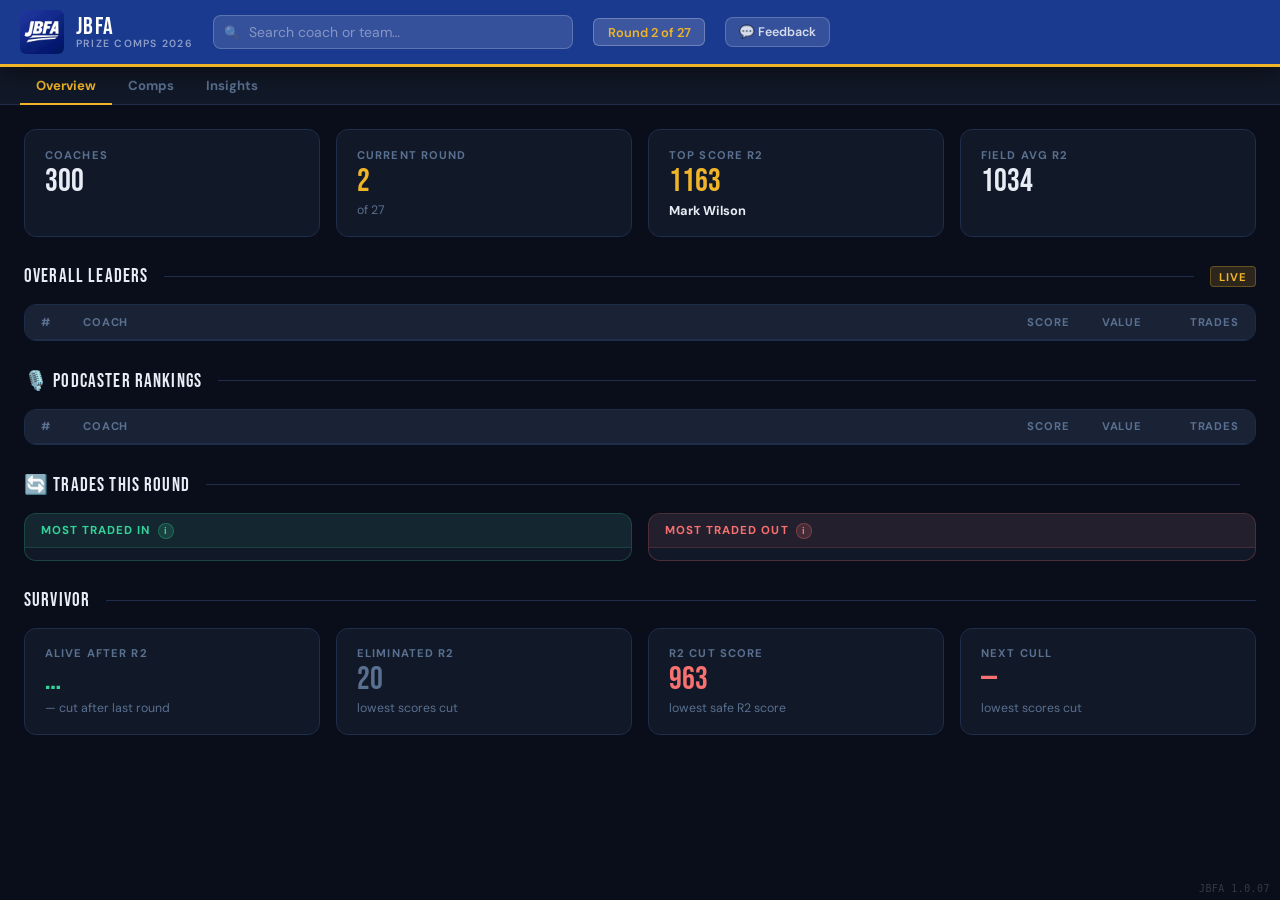
<file: Weekly Archive and backups/backup/4. 27.2 March - insights incl twal/index.html>
<!DOCTYPE html>
<!-- JBFA_VERSION: 1.0.05 -->
<html lang="en">
<head>
<meta charset="UTF-8">
<meta name="viewport" content="width=device-width, initial-scale=1.0">
<link rel="icon" href="data:image/svg+xml,<svg xmlns='http://www.w3.org/2000/svg' viewBox='0 0 100 100'><text y='.9em' font-size='90'>🏉</text></svg>">
<title>JBFA Fantasy League — 2026</title>
<link href="https://fonts.googleapis.com/css2?family=Bebas+Neue&family=DM+Sans:wght@400;500;600&display=swap" rel="stylesheet">

<link rel="stylesheet" href="style.css">

</head>
<body>

<header>
  <div class="hdr">
    <div class="logo-wrap" onclick="goHome()">
      <img class="logo-img" src="logo.jpg" alt="JBFA">
      <div><div class="logo-text">JBFA</div><span class="logo-sub">Prize Comps 2026</span></div>
    </div>
    <div class="sw">
      <span class="si">🔍</span>
      <input id="gs" type="text" placeholder="Search coach or team…" autocomplete="off">
      <div class="sdrop" id="sdrop"></div>
    </div>
    <div class="rpill" id="rpill" style="cursor:pointer">Round 2 of 27</div>
    <button onclick="document.getElementById('fmodal').style.display='flex'" style="background:rgba(255,255,255,.12);border:1px solid rgba(255,255,255,.2);border-radius:8px;padding:.35rem .8rem;color:rgba(255,255,255,.8);font-family:'DM Sans',sans-serif;font-size:.78rem;font-weight:600;cursor:pointer;white-space:nowrap;flex-shrink:0;transition:background .15s;" onmouseover="this.style.background='rgba(255,255,255,.2)'" onmouseout="this.style.background='rgba(255,255,255,.12)'">💬 Feedback</button>
  </div>
</header>



<div class="nav">
  <div class="nav-top">
    <button class="nb-top active" id="nbt-ov" onclick="showTopTab('ov')">Overview</button>
    <button class="nb-top" id="nbt-comp" onclick="showTopTab('comp')">Comps</button>
    <button class="nb-top" id="nbt-insights" onclick="showTopTab('insights')">Insights</button>
  </div>
  <div class="nav-sub" id="nav-sub-comp" style="display:none">
    <button class="nb" id="nb-how" onclick="showTab(event,'how')">How It Works</button>
    <div class="nsep"></div>
    <button class="nb" id="nb-p1" onclick="showTab(event,'p1')">Qualifying</button>
    <button class="nb" id="nb-p2" onclick="showTab(event,'p2')">Seeding</button>
    <button class="nb" id="nb-p3" onclick="showTab(event,'p3')">Knockout</button>
    <div class="nsep"></div>
    <button class="nb" id="nb-c2" onclick="showTab(event,'c2')">🎯 Survivor</button>
    <div class="nsep"></div>
    <button class="nb" id="nb-vip" onclick="showTab(event,'vip')">⭐ VIP</button>
    <div class="nsep"></div>
    <button class="nb" id="nb-prizes" onclick="showTab(event,'prizes')">🏆 Prizes</button>
  </div>
  <div class="nav-sub" id="nav-sub-insights" style="display:none">
    <button class="nb" id="nb-players" onclick="showTab(event,'players')">🏉 Ownership</button>
    <button class="nb" id="nb-pp" onclick="showTab(event,'pp')">💰 Price Predictor</button>
    <button class="nb" id="nb-sd" onclick="showTab(event,'sd')">📊 Score Distribution</button>
    <button class="nb" id="nb-stats" onclick="showTab(event,'stats')">📈 Stats</button>
  </div>
</div>

<main>

  <!-- COACH VIEW -->
  <div id="cv">
    <button class="cvback" onclick="closeCv()">← Back</button>
    <div id="cvc"></div>
  </div>

  <!-- OVERVIEW -->
  <div class="panel active" id="panel-ov">
    <div class="sr">
      <div class="sc"><div class="scl">Coaches</div><div class="scv" id="sc-total">300</div><div class="scs"></div></div>
      <div class="sc"><div class="scl">Current Round</div><div class="scv" style="color:var(--accent)" id="sc-cur-round">2</div><div class="scs">of 27</div></div>
      <div class="sc"><div class="scl" id="sc-top-label">Top Score R2</div><div class="scv" style="color:var(--accent)" id="sc-top-val">1163</div><div class="scs" id="sc-top-coach" style="color:var(--text);font-weight:700;font-size:.8rem">Mark Wilson</div></div>
      <div class="sc"><div class="scl" id="sc-avg-label">Field Avg R2</div><div class="scv" id="sc-avg-val">1034</div><div class="scs" id="sc-avg-sub"></div></div>
    </div>
    <div class="sh"><div class="sht">Overall Leaders</div><div class="shl"></div><span class="badge bt1">Live</span></div>
    <div class="tw"><div class="tw-scroll"><table id="ovt">
      <colgroup><col style="width:38px"><col><col style="width:72px"><col style="width:88px"><col style="width:60px"></colgroup>
      <thead><tr><th>#</th><th>Coach</th><th style="text-align:center">Score</th><th>Value</th><th>Trades</th></tr></thead>
      <tbody id="ov-top"></tbody>
    </table></div></div>
    <div class="sh"><div class="sht">🎙️ Podcaster Rankings</div><div class="shl"></div></div>
    <div class="tw"><div class="tw-scroll"><table id="ovp">
      <colgroup><col style="width:38px"><col><col style="width:72px"><col style="width:88px"><col style="width:60px"></colgroup>
      <thead><tr><th>#</th><th>Coach</th><th style="text-align:center">Score</th><th>Value</th><th>Trades</th></tr></thead>
      <tbody id="ov-pod"></tbody>
    </table></div></div>
    <div class="sh"><div class="sht">🔄 Trades This Round</div><div class="shl"></div><span id="ov-trade-rnd" style="font-size:.75rem;color:var(--muted)"></span></div>
    <div style="display:grid;grid-template-columns:1fr 1fr;gap:1rem;margin-bottom:1.5rem;">
      <div style="background:var(--surface);border:1px solid rgba(52,211,153,.25);border-radius:12px;overflow:hidden;">
        <div style="background:rgba(52,211,153,.08);padding:.55rem 1rem;border-bottom:1px solid rgba(52,211,153,.15);font-size:.72rem;font-weight:700;text-transform:uppercase;letter-spacing:.09em;color:var(--green);display:flex;align-items:center">Most Traded In<button class="trade-info-btn" onclick="document.getElementById('trade-info-modal').classList.add('open')" title="What does % eligible mean?" style="border-color:rgba(52,211,153,.3);background:rgba(52,211,153,.15);color:var(--green);">i</button></div>
        <div id="ov-traded-in" style="padding:.35rem 0;"></div>
      </div>
      <div style="background:var(--surface);border:1px solid rgba(248,113,113,.25);border-radius:12px;overflow:hidden;">
        <div style="background:rgba(248,113,113,.08);padding:.55rem 1rem;border-bottom:1px solid rgba(248,113,113,.15);font-size:.72rem;font-weight:700;text-transform:uppercase;letter-spacing:.09em;color:var(--red);display:flex;align-items:center">Most Traded Out<button class="trade-info-btn" onclick="document.getElementById('trade-info-modal').classList.add('open')" title="What does % eligible mean?" style="border-color:rgba(248,113,113,.3);background:rgba(248,113,113,.15);color:var(--red);">i</button></div>
        <div id="ov-traded-out" style="padding:.35rem 0;"></div>
      </div>
    </div>
    <div class="sh"><div class="sht">Survivor</div><div class="shl"></div></div>
    <div class="sr" id="sr-surv-ov">
      <div class="sc"><div class="scl" id="sc-alive-label">Alive After R2</div><div class="scv" style="color:var(--green)" id="sc-alive">…</div><div class="scs" id="sc-alive-sub">— cut after last round</div></div>
      <div class="sc"><div class="scl">Eliminated R2</div><div class="scv" style="color:var(--muted)">20</div><div class="scs">lowest scores cut</div></div>
      <div class="sc"><div class="scl" id="sc-cut-label-ov">R2 Cut Score</div><div class="scv" style="color:var(--red)" id="sc-cut-val-ov">963</div><div class="scs" id="sc-cut-scs-ov">lowest safe R2 score</div></div>
      <div class="sc"><div class="scl" id="sc-next-cull-label">Next Cull</div><div class="scv" style="color:var(--red)" id="sc-next-cull-val">—</div><div class="scs" id="sc-next-cull-sub">lowest scores cut</div></div>
    </div>
  </div>

  <!-- HOW IT WORKS -->
  <div class="panel" id="panel-how">

    <!-- ── MAIN SEASON COMP ── -->
    <div style="border:1px solid rgba(26,58,143,.6);border-radius:16px;overflow:hidden;margin-bottom:2rem;">
      <div style="background:linear-gradient(135deg,rgba(26,58,143,.5),rgba(26,58,143,.25));padding:1rem 1.5rem;display:flex;align-items:center;justify-content:space-between;border-bottom:1px solid rgba(26,58,143,.4);">
        <div style="display:flex;align-items:center;gap:.75rem;">
          <span style="font-size:1.4rem">🏟️</span>
          <div>
            <div style="font-family:'Bebas Neue',sans-serif;font-size:1.3rem;letter-spacing:.06em;color:#fff">Main Season Comp</div>
            <div style="font-size:.72rem;color:rgba(255,255,255,.45);text-transform:uppercase;letter-spacing:.1em">3 Phases · Rounds 1–27</div>
          </div>
        </div>
        <div style="display:flex;gap:.4rem">
          <span class="badge bt1">Qualifying</span>
          <span class="badge bt2">Seeding</span>
          <span class="badge bp3">Knockout</span>
        </div>
      </div>
      <div style="padding:1.5rem;">
        <div class="tl" style="margin-top:0">
          <div class="tls cur" onclick="showTab(null,'p1')"><div class="tlr">R1–R8</div><div class="tll">Qualifying</div><div class="tld">All together</div></div>
          <div class="tls" onclick="showTab(null,'p2')"><div class="tlr">R9–R18</div><div class="tll">Seeding</div><div class="tld">3 Tier groups</div></div>
          <div class="tls" onclick="showTab(null,'p3')"><div class="tlr">R19–R27</div><div class="tll">Knockout</div><div class="tld">Full Knockout</div></div>
        </div>
        <div class="tl-hint">↑ tap a phase to jump to its standings</div>
        <div class="hg">
          <div class="hc">
            <div style="display:flex;align-items:center;gap:.6rem;margin-bottom:.6rem"><span class="badge bt1" style="font-size:.75rem;padding:.2rem .6rem">Qualifying</span><span style="color:var(--muted);font-size:.8rem">Rounds 1–8</span></div>
            <div class="ht">All In</div>
            <p>All <span class="dyn-total">JBFA</span> coaches compete together, points accumulate each week. Your <strong>rank after Round 8</strong> determines which tier you enter for Seeding.</p>
          </div>
          <div class="hc">
            <div style="display:flex;align-items:center;gap:.6rem;margin-bottom:.6rem"><span class="badge bt2" style="font-size:.75rem;padding:.2rem .6rem">Seeding</span><span style="color:var(--muted);font-size:.8rem">Rounds 9–18</span></div>
            <div class="ht">Tier Groups</div>
            <p><strong class="ac">Points reset to zero</strong> at Round 9. Three separate competitions run for 10 rounds with their own prizes.</p>
            <div style="display:flex;flex-direction:column;gap:.5rem;margin-top:.85rem">
              <div style="display:flex;align-items:center;justify-content:space-between;background:var(--surface2);border-radius:6px;padding:.5rem .75rem"><div style="display:flex;align-items:center;gap:.5rem"><span class="badge bt1">Tier 1</span><span style="font-size:.82rem;font-weight:600">Premiership</span></div><span style="font-size:.78rem;color:var(--muted)">Top 100</span></div>
              <div style="display:flex;align-items:center;justify-content:space-between;background:var(--surface2);border-radius:6px;padding:.5rem .75rem"><div style="display:flex;align-items:center;gap:.5rem"><span class="badge bt2">Tier 2</span><span style="font-size:.82rem;font-weight:600">Championship</span></div><span style="font-size:.78rem;color:var(--muted)">Ranks 101–200</span></div>
              <div style="display:flex;align-items:center;justify-content:space-between;background:var(--surface2);border-radius:6px;padding:.5rem .75rem"><div style="display:flex;align-items:center;gap:.5rem"><span class="badge bt3">Tier 3</span><span style="font-size:.82rem;font-weight:600">State Cup</span></div><span style="font-size:.78rem;color:var(--muted)">Ranks 201+</span></div>
            </div>
          </div>
          <div class="hc">
            <div style="display:flex;align-items:center;gap:.6rem;margin-bottom:.6rem"><span class="badge bp3" style="font-size:.75rem;padding:.2rem .6rem">Knockout</span><span style="color:var(--muted);font-size:.8rem">Rounds 19–27</span></div>
            <div class="ht">Full Knockout</div>
            <p>All coaches re-enter a <strong>seeded bracket</strong> based on Seeding results. Top seeds receive byes in R19. The <strong class="ac">top 4 coaches</strong> share the main prizes.</p>
          </div>
        </div>
      </div>
    </div>

    <!-- ── SURVIVAL KNOCKOUT ── -->
    <div style="border:1px solid rgba(248,113,113,.3);border-radius:16px;overflow:hidden;margin-bottom:2rem;">
      <div style="background:linear-gradient(135deg,rgba(220,38,38,.2),rgba(220,38,38,.08));padding:1rem 1.5rem;display:flex;align-items:center;justify-content:space-between;border-bottom:1px solid rgba(248,113,113,.2);">
        <div style="display:flex;align-items:center;gap:.75rem;">
          <span style="font-size:1.4rem">🎯</span>
          <div>
            <div style="font-family:'Bebas Neue',sans-serif;font-size:1.3rem;letter-spacing:.06em;color:#fff">Survivor</div>
            <div style="font-size:.72rem;color:rgba(255,255,255,.45);text-transform:uppercase;letter-spacing:.1em">Runs all 27 rounds in parallel</div>
          </div>
        </div>
        <span class="badge balive" style="font-size:.7rem">Weekly Score Only</span>
      </div>
      <div style="padding:1.5rem;display:grid;grid-template-columns:1fr 1fr;gap:1.5rem;">
        <div>
          <div class="ht" style="margin-bottom:.5rem">How it works</div>
          <p style="font-size:.875rem;color:var(--muted);line-height:1.65">Runs in parallel with the Main Season Comp across all 27 rounds. Each round the coaches with the <strong style="color:var(--text)">lowest score that week</strong> are eliminated — regardless of how they've performed before. <strong style="color:var(--text)">Weekly score only, never cumulative.</strong></p>
          <p style="font-size:.72rem;color:var(--muted);line-height:1.6;margin-top:.5rem;opacity:.7">* Tiebreaker: if coaches finish on the same score at the cut line, the coach with the higher score from the <em>previous round</em> is retained. Ties cascade back further if still equal. In Round 1 (no prior round), tied coaches at the cut are both kept safe.</p>
        </div>
        <div>
          <div class="ht" style="margin-bottom:.5rem">Key facts</div>
          <div style="display:flex;flex-direction:column;gap:.4rem">
            <div style="display:flex;justify-content:space-between;font-size:.82rem;padding:.4rem .6rem;background:var(--surface2);border-radius:6px"><span style="color:var(--muted)">Started</span><strong>299 coaches</strong></div>
            <div style="display:flex;justify-content:space-between;font-size:.82rem;padding:.4rem .6rem;background:var(--surface2);border-radius:6px"><span style="color:var(--muted)">Round 1</span><strong style="color:var(--green)">No eliminations</strong></div>
            <div style="display:flex;justify-content:space-between;font-size:.82rem;padding:.4rem .6rem;background:var(--surface2);border-radius:6px"><span style="color:var(--muted)">Winner</span><strong>Last coach standing (R27)</strong></div>
          </div>
        </div>
      </div>
    </div>

    <!-- ── VIP OVERALL COMP ── -->
    <div style="border:1px solid rgba(52,211,153,.3);border-radius:16px;overflow:hidden;margin-bottom:1rem;">
      <div style="background:linear-gradient(135deg,rgba(52,211,153,.15),rgba(52,211,153,.05));padding:1rem 1.5rem;display:flex;align-items:center;justify-content:space-between;border-bottom:1px solid rgba(52,211,153,.2);">
        <div style="display:flex;align-items:center;gap:.75rem;">
          <span style="font-size:1.4rem">⭐</span>
          <div>
            <div style="font-family:'Bebas Neue',sans-serif;font-size:1.3rem;letter-spacing:.06em;color:var(--vip)">VIP Overall Comp</div>
            <div style="font-size:.72rem;color:rgba(255,255,255,.45);text-transform:uppercase;letter-spacing:.1em">68 designated entries · Cumulative all season</div>
          </div>
        </div>
        <span class="badge bvip dyn-vip-badge" style="font-size:.7rem">68 Entries</span>
      </div>
      <div style="padding:1.5rem;display:grid;grid-template-columns:1fr 1fr;gap:1.5rem;">
        <div>
          <div class="ht" style="margin-bottom:.5rem">How it works</div>
          <p style="font-size:.875rem;color:var(--muted);line-height:1.65">Exclusive to VIP members. A <strong style="color:var(--text)">cumulative season-long standings</strong> using each VIP's designated entry. Coaches with multiple teams nominate one entry for this leaderboard. Best cumulative score across all 27 rounds wins.</p>
        </div>
        <div>
          <div class="ht" style="margin-bottom:.5rem">Key facts</div>
          <div style="display:flex;flex-direction:column;gap:.4rem">
            <div style="display:flex;justify-content:space-between;font-size:.82rem;padding:.4rem .6rem;background:var(--surface2);border-radius:6px"><span style="color:var(--muted)">Entrants</span><strong style="color:var(--vip)">68 VIP coaches</strong></div>
            <div style="display:flex;justify-content:space-between;font-size:.82rem;padding:.4rem .6rem;background:var(--surface2);border-radius:6px"><span style="color:var(--muted)">Scoring</span><strong>Cumulative — all 27 rounds</strong></div>
            <div style="display:flex;justify-content:space-between;font-size:.82rem;padding:.4rem .6rem;background:var(--surface2);border-radius:6px"><span style="color:var(--muted)">Entries per coach</span><strong>One designated entry only</strong></div>
          </div>
        </div>
      </div>
    </div>

  </div>

  <!-- PHASE 1 -->
  <div class="panel" id="panel-p1">
    <div class="sh" style="margin-top:0"><div class="sht">Qualifying — Current Rankings</div><div class="shl"></div><span class="badge bt1" style="font-size:.68rem">Rounds 1–8</span></div>
    <p style="color:var(--muted);font-size:.875rem;margin-bottom:1.25rem;" id="standings-sub">Standings after Round 2. Click any row for coach profile.</p>
    <div class="fr">
      <span class="fil">Filter:</span>
      <input class="fi" id="p1fi" placeholder="Search coach or team…" oninput="fP1()">
      <span style="margin-left:auto;font-size:.82rem;color:var(--muted)" id="p1ct"></span>
    </div>
    <div class="tw"><div class="tw-scroll"><table id="p1t">
      <colgroup><col style="width:38px"><col><col style="width:72px"><col style="width:88px"><col style="width:60px"></colgroup>
      <thead><tr><th>#</th><th>Coach</th><th style="text-align:center">Score</th><th>Value</th><th>Trades</th></tr></thead>
      <tbody id="p1b"></tbody>
    </table></div></div>
    <div class="pager" id="p1pg"></div>
  </div>

  <!-- PHASE 2 -->
  <div class="panel" id="panel-p2">
    <div class="cs"><div class="csi">🏆</div><h3>Seeding — Tier Groups</h3><p>Begins Round 9. Tier splits determined by Qualifying ranking after Round 8.</p></div>
  </div>

  <!-- PHASE 3 -->
  <div class="panel" id="panel-p3">
    <div class="cs"><div class="csi">⚔️</div><h3>Knockout</h3><p>Begins Round 19. All coaches re-enter a seeded bracket based on Seeding results.</p></div>
  </div>

  <!-- SURVIVAL -->
  <div class="panel" id="panel-c2">
    <div class="sh" style="margin-top:0"><div class="sht">Survivor</div><div class="shl"></div></div>
    <p style="color:var(--muted);font-size:.875rem;margin-bottom:1.5rem;"><strong style="color:var(--text)">Weekly score only — not cumulative.</strong> Each round the coaches with the lowest <em>that week's score</em> are eliminated, regardless of how they've performed before. Survive each round. Last coach standing after Round 27 wins.</p>
    <div class="sr">
      <div class="sc"><div class="scl">Started</div><div class="scv" id="sc-started">299</div><div class="scs">coaches</div></div>
      <div class="sc"><div class="scl">Still Alive</div><div class="scv" style="color:var(--green)" id="sc-still-alive">…</div><div class="scs" id="sc-still-alive-sub">after R2</div></div>
      <div class="sc"><div class="scl">Eliminated</div><div class="scv" style="color:var(--muted)" id="sc-elim-count">—</div><div class="scs" id="sc-elim-sub">cut to date</div></div>
      <div class="sc"><div class="scl" id="sc-cut-label">R2 Cut Score</div><div class="scv" style="color:var(--red)" id="sc-cut-val">963</div><div class="scs">lowest safe R2 score</div></div>
      <div class="sc"><div class="scl" id="sc-next-drop-label">Next Drop</div><div class="scv" style="color:var(--red)" id="sc-next-drop-val">—</div><div class="scs">lowest weekly scores cut</div></div>
    </div>
    <div class="sh"><div class="sht">Full Drop Schedule</div><div class="shl"></div></div>
    <div style="display:flex;gap:.5rem;flex-wrap:wrap;margin-bottom:.75rem;align-items:center;">
      <span style="font-size:.7rem;color:var(--muted);font-weight:700;text-transform:uppercase;letter-spacing:.08em">% cut:</span>
      <span style="font-size:.72rem;color:var(--green);background:rgba(52,211,153,.1);border:1px solid rgba(52,211,153,.25);border-radius:4px;padding:.1rem .4rem">0%</span>
      <span style="font-size:.72rem;color:var(--blue);background:rgba(96,165,250,.1);border:1px solid rgba(96,165,250,.25);border-radius:4px;padding:.1rem .4rem">&lt;5%</span>
      <span style="font-size:.72rem;color:var(--accent);background:rgba(240,180,41,.1);border:1px solid rgba(240,180,41,.25);border-radius:4px;padding:.1rem .4rem">&lt;10%</span>
      <span style="font-size:.72rem;color:#fb923c;background:rgba(251,146,60,.1);border:1px solid rgba(251,146,60,.25);border-radius:4px;padding:.1rem .4rem">&lt;20%</span>
      <span style="font-size:.72rem;color:var(--red);background:rgba(248,113,113,.1);border:1px solid rgba(248,113,113,.25);border-radius:4px;padding:.1rem .4rem">&lt;35%</span>
      <span style="font-size:.72rem;color:#ef4444;background:rgba(220,38,38,.1);border:1px solid rgba(220,38,38,.25);border-radius:4px;padding:.1rem .4rem">35%+</span>
    </div>
    <p style="font-size:.78rem;color:var(--muted);margin-bottom:.5rem;">💡 <strong style="color:var(--text)">Click any round</strong> to see which coaches were eliminated that round.</p>
    <div class="sg" id="sgrid"></div>
    <div id="elim-popup" style="display:none;margin-top:.75rem;background:var(--surface2);border:1px solid var(--border);border-radius:10px;padding:1rem;"></div>
  </div>

  <!-- PLAYERS TAB -->
  <div class="panel" id="panel-players">
    <div class="sh" style="margin-top:0"><div class="sht">🏉 Player Insights</div><div class="shl"></div><span class="badge bt2" style="font-size:.68rem" id="pl-round-badge">Round 2 data</span></div>
    <p style="color:var(--muted);font-size:.875rem;margin-bottom:1.5rem;">Ownership and trade data across all JBFA coaches.</p>

    <!-- Trade Summary -->
    <div style="display:grid;grid-template-columns:1fr 1fr;gap:1rem;margin-bottom:1.5rem;">
      <div style="background:var(--surface);border:1px solid rgba(52,211,153,.3);border-radius:12px;overflow:hidden;">
        <div style="background:rgba(52,211,153,.1);padding:.65rem 1rem;border-bottom:1px solid rgba(52,211,153,.2);font-family:'Bebas Neue',sans-serif;font-size:.95rem;letter-spacing:.06em;color:var(--green);display:flex;align-items:center;">🔥 Most Traded IN<button class="trade-info-btn" onclick="document.getElementById('trade-info-modal').classList.add('open')" title="What does % eligible mean?">i</button></div>
        <div id="pl-traded-in" style="padding:.5rem 0;"></div>
      </div>
      <div style="background:var(--surface);border:1px solid rgba(248,113,113,.3);border-radius:12px;overflow:hidden;">
        <div style="background:rgba(248,113,113,.1);padding:.65rem 1rem;border-bottom:1px solid rgba(248,113,113,.2);font-family:'Bebas Neue',sans-serif;font-size:.95rem;letter-spacing:.06em;color:var(--red);display:flex;align-items:center;">📉 Most Traded OUT<button class="trade-info-btn" onclick="document.getElementById('trade-info-modal').classList.add('open')" title="What does % eligible mean?">i</button></div>
        <div id="pl-traded-out" style="padding:.5rem 0;"></div>
      </div>
    </div>

    <!-- Full ownership table -->
    <div class="sh"><div class="sht">Ownership Rankings</div><div class="shl"></div></div>
    <div class="fr">
      <span class="fil">Filter:</span>
      <input class="fi" id="plfi" placeholder="Search player…" oninput="fPlayers()" style="width:200px">
      <select id="plsort" onchange="fPlayers()" style="background:var(--surface2);border:1px solid var(--border);border-radius:8px;padding:.4rem .75rem;color:var(--text);font-family:'DM Sans',sans-serif;font-size:.85rem;outline:none;">
        <option value="ownedDesc">Ownership: High → Low</option>
        <option value="ownedAsc">Ownership: Low → High</option>
        <option value="topN">Top-N Ownership: High → Low</option>
        <option value="cost">Price: High → Low</option>
        <option value="tradedIn">Most Traded In</option>
        <option value="tradedOut">Most Traded Out</option>
      </select>
      <div style="display:flex;align-items:center;gap:.4rem;">
        <label style="font-size:.72rem;color:var(--accent);font-weight:700;white-space:nowrap">Top</label>
        <input id="pltopn" type="number" value="100" min="1" max="300" oninput="fPlayers()" style="width:54px;background:rgba(240,180,41,.08);border:1px solid rgba(240,180,41,.35);border-radius:6px;padding:.35rem .5rem;color:var(--accent);font-family:'DM Sans',sans-serif;font-size:.85rem;outline:none;text-align:center;font-weight:700;">
        <label style="font-size:.72rem;color:var(--accent);font-weight:700;white-space:nowrap">coaches ↓</label>
      </div>
      <span style="margin-left:auto;font-size:.82rem;color:var(--muted)" id="plct"></span>
    </div>
    <p style="font-size:.72rem;color:var(--muted);margin-bottom:.5rem;font-style:italic">⚠️ Player prices reflect last round's data — updated prices appear in next week's export.</p>
    <div id="pl-table-wrap"><div class="tw"><div class="tw-scroll"><table id="plt">
      <thead><tr><th>#</th><th>Player</th><th>Price</th><th>Ownership</th><th id="topn-header" style="background:rgba(240,180,41,.12);color:var(--accent);border-left:2px solid rgba(240,180,41,.3);border-right:2px solid rgba(240,180,41,.3);">Top 100</th><th>Traded In ↑</th><th style="font-size:.65rem">% of field</th><th style="font-size:.65rem">% eligible</th><th>Traded Out ↓</th><th style="font-size:.65rem">% of field</th><th style="font-size:.65rem">% eligible</th></tr></thead>
      <tbody id="plb"></tbody>
    </table></div></div></div>
    <div id="pl-card-list"></div>
  </div>

  <!-- VIP COMP -->
  <div class="panel" id="panel-vip">
    <div class="vip-banner">
      <div class="vip-banner-icon">⭐</div>
      <div>
        <h2>VIP Overall Comp</h2>
        <p>Exclusive to VIP members. Cumulative season-long standings using each VIP's designated entry. One entry per coach. <span class="dyn-vip-count">68</span> competitors.</p>
      </div>
    </div>
    <div class="sr">
      <div class="sc"><div class="scl">VIP Entries</div><div class="scv" style="color:var(--vip)">68</div><div class="scs">competitors</div></div>
      <div class="sc"><div class="scl" id="vip-top-label">Top Score R2</div><div class="scv" style="color:var(--accent)" id="vip-top">—</div><div class="scs" id="vip-top-team" style="color:var(--text);font-weight:700;font-size:.8rem">—</div></div>
      <div class="sc"><div class="scl">1st Prize</div><div class="scv" style="color:var(--vip);font-size:1.6rem;margin-top:.2rem">$500</div><hr style="border:none;border-top:1px solid var(--border);margin:.4rem 0"><div style="font-size:.65rem;text-transform:uppercase;letter-spacing:.08em;color:var(--muted)">Runner-up</div><div style="font-family:'Bebas Neue',sans-serif;font-size:1.1rem;color:var(--vip);letter-spacing:.04em;margin:.1rem 0">$100 <span style="font-size:.75rem;color:var(--muted)">JBFA Credit</span></div></div>
    </div>
    <div class="sh"><div class="sht">VIP Leaderboard</div><div class="shl"></div></div>
    <div class="fr"><span class="fil">Filter:</span><input class="fi" id="vipfi" placeholder="Search VIP coach or team…" oninput="fVip()"></div>
    <div class="tw"><div class="tw-scroll"><table id="vipt">
      <colgroup><col style="width:38px"><col><col style="width:72px"><col style="width:88px"><col style="width:60px"></colgroup>
      <thead><tr><th>#</th><th>Coach</th><th style="text-align:center">Score</th><th>Value</th><th>Trades</th></tr></thead>
      <tbody id="vipb"></tbody>
    </table></div></div>
    <div class="pager" id="vippg"></div>
  </div>

  <!-- PRIZES -->
  <div class="panel" id="panel-prizes">
    <div class="sh" style="margin-top:0"><div class="sht">Prize Pool — 2026 Season</div><div class="shl"></div></div>

    <!-- OVERALL CUMULATIVE -->
    <div style="border:1px solid rgba(240,180,41,.6);border-radius:16px;overflow:hidden;margin-bottom:2rem;">
      <div style="background:linear-gradient(135deg,rgba(240,180,41,.3),rgba(240,180,41,.12));padding:1rem 1.5rem;display:flex;align-items:center;justify-content:space-between;border-bottom:1px solid rgba(240,180,41,.3);">
        <div style="display:flex;align-items:center;gap:.75rem;">
          <span style="font-size:1.4rem">🌟</span>
          <div>
            <div style="font-family:'Bebas Neue',sans-serif;font-size:1.3rem;letter-spacing:.06em;color:#f0b429">Overall Points — Season Total</div>
            <div style="font-size:.72rem;color:rgba(255,255,255,.45);text-transform:uppercase;letter-spacing:.1em">All JBFA coaches · Cumulative all 27 rounds</div>
          </div>
        </div>
        <span class="badge bt1" style="font-size:.7rem">Top 5 Paid</span>
      </div>
      <div style="padding:1.5rem;">
        <div class="prizes-grid">
          <div class="prize-card gold"><div class="prize-title">🥇 1st Place</div><div class="prize-amount" style="font-family:'Bebas Neue',sans-serif;font-size:2rem;color:var(--accent);letter-spacing:.04em;margin:.5rem 0;">$750</div><div class="prize-winner"><span class="prize-pill"><span class="prize-pill-dot"></span>Winner TBD</span></div></div>
          <div class="prize-card gold"><div class="prize-title">🥈 2nd Place</div><div class="prize-amount" style="font-family:'Bebas Neue',sans-serif;font-size:2rem;color:var(--accent);letter-spacing:.04em;margin:.5rem 0;">$350</div><div class="prize-winner"><span class="prize-pill"><span class="prize-pill-dot"></span>Winner TBD</span></div></div>
          <div class="prize-card gold"><div class="prize-title">🥉 3rd Place</div><div class="prize-amount" style="font-family:'Bebas Neue',sans-serif;font-size:1.3rem;color:var(--accent);letter-spacing:.04em;margin:.5rem 0;">2027 JBFA<br>VIP Package</div><div class="prize-winner"><span class="prize-pill"><span class="prize-pill-dot"></span>Winner TBD</span></div></div>
          <div class="prize-card gold"><div class="prize-title">4th Place</div><div class="prize-amount" style="font-family:'Bebas Neue',sans-serif;font-size:1.6rem;color:var(--accent);letter-spacing:.04em;margin:.5rem 0;">$100 <span style="font-size:.9rem">+ Hat &amp; Shirt</span></div><div class="prize-winner"><span class="prize-pill"><span class="prize-pill-dot"></span>Winner TBD</span></div></div>
          <div class="prize-card gold"><div class="prize-title">5th Place</div><div class="prize-amount" style="font-family:'Bebas Neue',sans-serif;font-size:2rem;color:var(--accent);letter-spacing:.04em;margin:.5rem 0;">$75</div><div class="prize-winner"><span class="prize-pill"><span class="prize-pill-dot"></span>Winner TBD</span></div></div>
        </div>
      </div>
    </div>

    <!-- MAIN SEASON COMP -->
    <div style="border:1px solid rgba(26,58,143,.6);border-radius:16px;overflow:hidden;margin-bottom:2rem;">
      <div style="background:linear-gradient(135deg,rgba(26,58,143,.5),rgba(26,58,143,.25));padding:1rem 1.5rem;display:flex;align-items:center;justify-content:space-between;border-bottom:1px solid rgba(26,58,143,.4);">
        <div style="display:flex;align-items:center;gap:.75rem;">
          <span style="font-size:1.4rem">🏟️</span>
          <div>
            <div style="font-family:'Bebas Neue',sans-serif;font-size:1.3rem;letter-spacing:.06em;color:#fff">Main Season Comp</div>
            <div style="font-size:.72rem;color:rgba(255,255,255,.45);text-transform:uppercase;letter-spacing:.1em">Seeding Tiers · Knockout</div>
          </div>
        </div>
        <div style="display:flex;gap:.4rem;flex-wrap:wrap;justify-content:flex-end">
          <span class="badge bt1">Tier 1</span><span class="badge bt2">Tier 2</span><span class="badge bt3">Tier 3</span>
          <span class="badge bp3">Knockout</span>
        </div>
      </div>
      <div style="padding:1.5rem;">
        <div style="font-size:.75rem;font-weight:700;text-transform:uppercase;letter-spacing:.1em;color:var(--muted);margin-bottom:.75rem">Seeding — Tier Prizes (Rounds 9–18)</div>
        <div class="prizes-grid" style="margin-bottom:1.5rem">
          <div class="prize-card blue">
            <div class="prize-title"><span class="badge bt1" style="margin-bottom:.4rem;display:inline-flex">Tier 1</span> Premiership</div>
            <div style="font-size:.68rem;text-transform:uppercase;letter-spacing:.1em;color:var(--muted);margin-top:.25rem">1st Place</div>
            <div class="prize-amount" style="font-family:'Bebas Neue',sans-serif;font-size:1.6rem;color:var(--t1);letter-spacing:.04em;margin:.2rem 0">$400</div>
            <hr style="border:none;border-top:1px solid var(--border);margin:.5rem 0">
            <div style="font-size:.68rem;text-transform:uppercase;letter-spacing:.1em;color:var(--muted)">Runner-up</div>
            <div style="font-family:'Bebas Neue',sans-serif;font-size:1.3rem;color:var(--t1);letter-spacing:.04em;margin:.2rem 0">$150 <span style="font-size:.9rem">+ JBFA Hat</span></div>
            <div class="prize-winner"><span class="prize-pill"><span class="prize-pill-dot"></span>Winner TBD</span></div>
          </div>
          <div class="prize-card blue">
            <div class="prize-title"><span class="badge bt2" style="margin-bottom:.4rem;display:inline-flex">Tier 2</span> Championship</div>
            <div style="font-size:.68rem;text-transform:uppercase;letter-spacing:.1em;color:var(--muted);margin-top:.25rem">1st Place</div>
            <div class="prize-amount" style="font-family:'Bebas Neue',sans-serif;font-size:1.6rem;color:var(--t2);letter-spacing:.04em;margin:.2rem 0">$200</div>
            <hr style="border:none;border-top:1px solid var(--border);margin:.5rem 0">
            <div style="font-size:.68rem;text-transform:uppercase;letter-spacing:.1em;color:var(--muted)">Runner-up</div>
            <div style="font-family:'Bebas Neue',sans-serif;font-size:1.1rem;color:var(--t2);letter-spacing:.04em;margin:.2rem 0">2027 JBFA Legends Pack</div>
            <div class="prize-winner"><span class="prize-pill"><span class="prize-pill-dot"></span>Winner TBD</span></div>
          </div>
          <div class="prize-card blue">
            <div class="prize-title"><span class="badge bt3" style="margin-bottom:.4rem;display:inline-flex">Tier 3</span> State Cup</div>
            <div style="font-size:.68rem;text-transform:uppercase;letter-spacing:.1em;color:var(--muted);margin-top:.25rem">1st Place</div>
            <div class="prize-amount" style="font-family:'Bebas Neue',sans-serif;font-size:1.6rem;color:var(--t3);letter-spacing:.04em;margin:.2rem 0">$100</div>
            <hr style="border:none;border-top:1px solid var(--border);margin:.5rem 0">
            <div style="font-size:.68rem;text-transform:uppercase;letter-spacing:.1em;color:var(--muted)">Runner-up</div>
            <div style="font-family:'Bebas Neue',sans-serif;font-size:1.1rem;color:var(--t3);letter-spacing:.04em;margin:.2rem 0">JBFA Hat &amp; T-Shirt</div>
            <div class="prize-winner"><span class="prize-pill"><span class="prize-pill-dot"></span>Winner TBD</span></div>
          </div>
        </div>
        <div style="font-size:.75rem;font-weight:700;text-transform:uppercase;letter-spacing:.1em;color:var(--muted);margin-bottom:.75rem">Knockout — Top 4 (Rounds 19–27)</div>
        <div class="prizes-grid">
          <div class="prize-card gold"><div class="prize-title">🥇 1st Place</div><div class="prize-amount" style="font-family:'Bebas Neue',sans-serif;font-size:2rem;color:var(--accent);letter-spacing:.04em;margin:.5rem 0;">$350</div><div class="prize-winner"><span class="prize-pill"><span class="prize-pill-dot"></span>Winner TBD</span></div></div>
          <div class="prize-card gold"><div class="prize-title">🥈 2nd Place</div><div class="prize-amount" style="font-family:'Bebas Neue',sans-serif;font-size:2rem;color:var(--accent);letter-spacing:.04em;margin:.5rem 0;">$250</div><div class="prize-winner"><span class="prize-pill"><span class="prize-pill-dot"></span>Winner TBD</span></div></div>
          <div class="prize-card gold"><div class="prize-title">🥉 3rd Place</div><div class="prize-amount" style="font-family:'Bebas Neue',sans-serif;font-size:2rem;color:var(--accent);letter-spacing:.04em;margin:.5rem 0;">$150</div><div class="prize-winner"><span class="prize-pill"><span class="prize-pill-dot"></span>Winner TBD</span></div></div>
          <div class="prize-card gold"><div class="prize-title">4th Place</div><div class="prize-amount" style="font-family:'Bebas Neue',sans-serif;font-size:1.3rem;color:var(--accent);letter-spacing:.04em;margin:.5rem 0;">2027 JBFA<br>Legends Package</div><div class="prize-winner"><span class="prize-pill"><span class="prize-pill-dot"></span>Winner TBD</span></div></div>
        </div>
      </div>
    </div>

    <!-- SURVIVOR -->
    <div style="border:1px solid rgba(248,113,113,.3);border-radius:16px;overflow:hidden;margin-bottom:2rem;">
      <div style="background:linear-gradient(135deg,rgba(220,38,38,.2),rgba(220,38,38,.08));padding:1rem 1.5rem;display:flex;align-items:center;justify-content:space-between;border-bottom:1px solid rgba(248,113,113,.2);">
        <div style="display:flex;align-items:center;gap:.75rem;">
          <span style="font-size:1.4rem">🎯</span>
          <div>
            <div style="font-family:'Bebas Neue',sans-serif;font-size:1.3rem;letter-spacing:.06em;color:#fff">Survivor</div>
            <div style="font-size:.72rem;color:rgba(255,255,255,.45);text-transform:uppercase;letter-spacing:.1em">Last coaches standing · Top 4 paid</div>
          </div>
        </div>
        <span class="badge balive" style="font-size:.7rem">Weekly Score Only</span>
      </div>
      <div style="padding:1.5rem;">
        <div class="prizes-grid">
          <div class="prize-card green"><div class="prize-title">🥇 1st Place</div><div class="prize-amount" style="font-family:'Bebas Neue',sans-serif;font-size:2rem;color:var(--green);letter-spacing:.04em;margin:.5rem 0;">$400</div><div class="prize-winner"><span class="prize-pill"><span class="prize-pill-dot"></span>Winner TBD</span></div></div>
          <div class="prize-card green"><div class="prize-title">🥈 2nd Place</div><div class="prize-amount" style="font-family:'Bebas Neue',sans-serif;font-size:2rem;color:var(--green);letter-spacing:.04em;margin:.5rem 0;">$300</div><div class="prize-winner"><span class="prize-pill"><span class="prize-pill-dot"></span>Winner TBD</span></div></div>
          <div class="prize-card green"><div class="prize-title">🥉 3rd Place</div><div class="prize-amount" style="font-family:'Bebas Neue',sans-serif;font-size:2rem;color:var(--green);letter-spacing:.04em;margin:.5rem 0;">$150</div><div class="prize-winner"><span class="prize-pill"><span class="prize-pill-dot"></span>Winner TBD</span></div></div>
          <div class="prize-card green"><div class="prize-title">4th Place</div><div class="prize-amount" style="font-family:'Bebas Neue',sans-serif;font-size:1.3rem;color:var(--green);letter-spacing:.04em;margin:.5rem 0;">2027 JBFA<br>Legends Package</div><div class="prize-winner"><span class="prize-pill"><span class="prize-pill-dot"></span>Winner TBD</span></div></div>
        </div>
      </div>
    </div>

    <!-- VIP COMP -->
    <div style="border:1px solid rgba(52,211,153,.3);border-radius:16px;overflow:hidden;margin-bottom:2rem;">
      <div style="background:linear-gradient(135deg,rgba(52,211,153,.15),rgba(52,211,153,.05));padding:1rem 1.5rem;display:flex;align-items:center;justify-content:space-between;border-bottom:1px solid rgba(52,211,153,.2);">
        <div style="display:flex;align-items:center;gap:.75rem;">
          <span style="font-size:1.4rem">⭐</span>
          <div>
            <div style="font-family:'Bebas Neue',sans-serif;font-size:1.3rem;letter-spacing:.06em;color:var(--vip)">VIP Overall Comp</div>
            <div style="font-size:.72rem;color:rgba(255,255,255,.45);text-transform:uppercase;letter-spacing:.1em">68 entries · Cumulative all season</div>
          </div>
        </div>
        <span class="badge bvip dyn-vip-badge" style="font-size:.7rem">68 Entries</span>
      </div>
      <div style="padding:1.5rem;">
        <div class="prizes-grid" style="margin-bottom:1rem">
          <div class="prize-card purple"><div class="prize-title">⭐ VIP Season Champion</div><div style="font-size:.68rem;text-transform:uppercase;letter-spacing:.1em;color:var(--muted);margin:.25rem 0">1st Place</div><div class="prize-amount" style="font-family:'Bebas Neue',sans-serif;font-size:2rem;color:var(--vip);letter-spacing:.04em;margin:.2rem 0;">$500</div><div class="prize-winner"><span class="prize-pill"><span class="prize-pill-dot"></span>Winner TBD</span></div></div>
          <div class="prize-card purple"><div class="prize-title">⭐ VIP Season Runner-Up</div><div class="prize-amount" style="font-family:'Bebas Neue',sans-serif;font-size:2rem;color:var(--vip);letter-spacing:.04em;margin:.5rem 0;">$100 <span style="font-size:1rem;color:var(--muted)">JBFA Credit</span></div><div class="prize-winner"><span class="prize-pill"><span class="prize-pill-dot"></span>Winner TBD</span></div></div>
        </div>
        <div style="background:rgba(52,211,153,.08);border:1px solid rgba(52,211,153,.2);border-radius:10px;padding:.85rem 1.1rem;display:flex;align-items:flex-start;gap:.75rem;">
          <span style="font-size:1.1rem;flex-shrink:0">⭐</span>
          <div style="font-size:.82rem;color:var(--muted);line-height:1.6"><strong style="color:var(--vip)">VIP Jackpot Bonus</strong> — VIP members who win any cash prize receive a <strong style="color:var(--vip)">25% bonus</strong> on top of their winnings. Does not apply to the VIP Overall Comp prizes.</div>
        </div>
      </div>
    </div>

    <!-- OTHER COMPS -->
    <div style="border:1px solid rgba(251,146,60,.35);border-radius:16px;overflow:hidden;margin-bottom:2rem;">
      <div style="background:linear-gradient(135deg,rgba(251,146,60,.18),rgba(251,146,60,.06));padding:1rem 1.5rem;display:flex;align-items:center;justify-content:space-between;border-bottom:1px solid rgba(251,146,60,.25);">
        <div style="display:flex;align-items:center;gap:.75rem;">
          <span style="font-size:1.4rem">🏉</span>
          <div>
            <div style="font-family:'Bebas Neue',sans-serif;font-size:1.3rem;letter-spacing:.06em;color:#fb923c">Other Comps</div>
            <div style="font-size:.72rem;color:rgba(255,255,255,.45);text-transform:uppercase;letter-spacing:.1em">SuperCoach · Tipping · Origin · Finals</div>
          </div>
        </div>
      </div>
      <div style="padding:1.5rem;">
        <div class="prizes-grid">
          <!-- SuperCoach -->
          <div class="prize-card" style="border-top:3px solid #84cc16;">
            <div class="prize-title" style="display:flex;align-items:center;gap:.5rem"><span style="background:#84cc16;color:#1a2e05;font-size:.65rem;font-weight:700;padding:.15rem .45rem;border-radius:4px;letter-spacing:.05em">SC</span> SuperCoach</div>
            <div style="font-size:.68rem;text-transform:uppercase;letter-spacing:.1em;color:var(--muted);margin:.25rem 0">1st Place</div>
            <div class="prize-amount" style="font-family:'Bebas Neue',sans-serif;font-size:1.6rem;color:#84cc16;letter-spacing:.04em;margin:.2rem 0">$200</div>
            <hr style="border:none;border-top:1px solid var(--border);margin:.5rem 0">
            <div style="font-size:.68rem;text-transform:uppercase;letter-spacing:.1em;color:var(--muted)">Runner-up</div>
            <div style="font-family:'Bebas Neue',sans-serif;font-size:1.1rem;color:#84cc16;letter-spacing:.04em;margin:.2rem 0">2027 JBFA Legends Pack</div>
            <div class="prize-winner"><span class="prize-pill"><span class="prize-pill-dot"></span>Winner TBD</span></div>
          </div>
          <!-- Tipping -->
          <div class="prize-card" style="border-top:3px solid #1a1a2e;">
            <div class="prize-title" style="display:flex;align-items:center;gap:.5rem"><span style="background:#1a1a2e;color:#fff;font-size:.65rem;font-weight:700;padding:.15rem .45rem;border-radius:4px;letter-spacing:.05em;border:1px solid #444">TIP</span> NRL Tipping</div>
            <div style="font-size:.68rem;text-transform:uppercase;letter-spacing:.1em;color:var(--muted);margin-top:.25rem">1st Place</div>
            <div class="prize-amount" style="font-family:'Bebas Neue',sans-serif;font-size:1.6rem;color:var(--text);letter-spacing:.04em;margin:.2rem 0">$150</div>
            <hr style="border:none;border-top:1px solid var(--border);margin:.5rem 0">
            <div style="font-size:.68rem;text-transform:uppercase;letter-spacing:.1em;color:var(--muted)">Runner-up</div>
            <div style="font-family:'Bebas Neue',sans-serif;font-size:1.3rem;color:var(--text);letter-spacing:.04em;margin:.2rem 0">$50</div>
            <div class="prize-winner"><span class="prize-pill"><span class="prize-pill-dot"></span>Winner TBD</span></div>
          </div>
          <!-- Origin Fantasy -->
          <div class="prize-card" style="border-top:3px solid #003087;">
            <div class="prize-title" style="display:flex;align-items:center;gap:.5rem"><span style="background:linear-gradient(90deg,#003087,#c8102e);color:#fff;font-size:.65rem;font-weight:700;padding:.15rem .45rem;border-radius:4px;letter-spacing:.05em">SOO</span> Origin Fantasy</div>
            <div class="prize-amount" style="font-family:'Bebas Neue',sans-serif;font-size:1.6rem;color:#60a5fa;letter-spacing:.04em;margin:.4rem 0">$50 <span style="font-size:.85rem;color:var(--muted)">1st</span></div>
            <div class="prize-winner"><span class="prize-pill"><span class="prize-pill-dot"></span>Winner TBD</span></div>
          </div>
          <!-- Finals Fantasy -->
          <div class="prize-card" style="border-top:3px solid var(--accent);">
            <div class="prize-title" style="display:flex;align-items:center;gap:.5rem"><span style="background:var(--accent);color:#000;font-size:.65rem;font-weight:700;padding:.15rem .45rem;border-radius:4px;letter-spacing:.05em">FIN</span> Finals Fantasy</div>
            <div class="prize-amount" style="font-family:'Bebas Neue',sans-serif;font-size:1.6rem;color:var(--accent);letter-spacing:.04em;margin:.4rem 0">$50 <span style="font-size:.85rem;color:var(--muted)">1st</span></div>
            <div class="prize-winner"><span class="prize-pill"><span class="prize-pill-dot"></span>Winner TBD</span></div>
          </div>
        </div>
      </div>
    </div>

    <div class="sh"><div class="sht">Winnings Leaderboard</div><div class="shl"></div></div>
    <div class="tw"><div class="tw-scroll"><table>
      <thead><tr><th>#</th><th>Coach</th><th>Team</th><th>Comp Won</th><th>Winnings</th></tr></thead>
      <tbody><tr><td colspan="5" style="text-align:center;color:var(--muted);padding:2rem;font-size:.875rem">No prizes awarded yet — season in progress.</td></tr></tbody>
    </table></div></div>
  </div>
<!-- PRICE PREDICTOR PANEL -->
<div class="panel" id="panel-pp">
  <!-- Coming Soon placeholder — shown when ENABLE_PRICE_PREDICTOR = false -->
  <div id="pp-coming-soon">
    <div class="cs">
      <div class="csi">💰</div>
      <h3>Price Predictor</h3>
      <p>Coming soon — project in progress. This tool will let you forecast player prices and break-evens based on projected scores.</p>
    </div>
  </div>

  <!-- Full calculator — shown when ENABLE_PRICE_PREDICTOR = true -->
  <div id="pp-calculator" style="display:none">
    <div class="sh" style="margin-top:0"><div class="sht">💰 Price Predictor</div><div class="shl"></div></div>
    <p style="color:var(--muted);font-size:.875rem;margin-bottom:1.25rem;">Select a player, enter projected scores for the next 4 rounds, and see their estimated price movement and break-evens.</p>

    <div class="pp-disclaimer">
      <strong>Model accuracy:</strong> Treat projections as <strong>estimates</strong>, not official values.
    </div>

    <!-- Player Search -->
    <div class="pp-search-wrap" id="pp-search-wrap">
      <span class="pp-search-icon">🔍</span>
      <input type="text" id="pp-search-input" placeholder="Search player…" autocomplete="off" oninput="ppSearch()" onfocus="ppSearch()">
      <div class="pp-drop" id="pp-drop"></div>
    </div>

    <!-- Selected Player Card -->
    <div id="pp-player-card" style="display:none">
      <div class="pp-player-card">
        <div class="pp-player-info">
          <div class="pp-player-name" id="pp-pname">—</div>
          <div class="pp-player-meta" id="pp-pmeta">—</div>
        </div>
        <div class="pp-player-stats" id="pp-pstats"></div>
      </div>

      <!-- Score Inputs -->
      <div class="pp-inputs">
        <div class="pp-inputs-title">Projected Scores — Next 3 Rounds</div>
        <div class="pp-rounds-grid" id="pp-round-inputs"></div>
      </div>

      <!-- Results Table -->
      <div class="pp-results">
        <div class="pp-results-header">Projected Price Movement</div>
        <div style="overflow-x:auto">
          <table class="pp-results-table">
            <thead>
              <tr>
                <th>Round</th>
                <th>Proj. Score</th>
                <th>Break-Even</th>
                <th>vs BE</th>
                <th>Proj. Price</th>
                <th>Price Change</th>
                <th>Total Gain/Loss</th>
              </tr>
            </thead>
            <tbody id="pp-results-body">
              <tr><td colspan="7" class="pp-empty">Enter projected scores above to see price projections</td></tr>
            </tbody>
          </table>
        </div>
      </div>

      <button onclick="ppClear()" style="background:none;border:1px solid var(--border);border-radius:8px;padding:.4rem .9rem;color:var(--muted);font-family:'DM Sans',sans-serif;font-size:.82rem;font-weight:600;cursor:pointer;transition:all .15s;margin-bottom:1.5rem;">✕ Clear selection</button>
    </div>

    <div id="pp-no-player" style="text-align:center;padding:3rem 1rem;color:var(--muted);font-size:.875rem;">
      Search for a player above to get started
    </div>
  </div>
</div>
<!-- END PRICE PREDICTOR PANEL -->
<!-- SCORE DISTRIBUTION PANEL -->
<div class="panel" id="panel-sd">
  <div class="sh" style="margin-top:0"><div class="sht">📊 Score Distribution</div><div class="shl"></div></div>
  <p style="color:var(--muted);font-size:.875rem;margin-bottom:1.25rem;">How scores are spread across all coaches for a selected round.</p>
  <div id="sd-round-selector" style="display:flex;gap:.4rem;flex-wrap:wrap;margin-bottom:1.25rem;"></div>
  <div id="sd-summary" style="font-size:.82rem;color:var(--muted);margin-bottom:1.25rem;min-height:1.2em;"></div>
  <div id="score-distribution"></div>
</div>
<!-- END SCORE DISTRIBUTION PANEL -->
<!-- STATS PANEL -->
<div class="panel" id="panel-stats">
  <!-- Coming Soon placeholder — shown when ENABLE_STATS = false -->
  <div id="stats-coming-soon">
    <div class="cs">
      <div class="csi">📈</div>
      <h3>Stats</h3>
      <p>Coming soon — project in progress. This tool will let you explore per-game stats, leaderboards, and rankings for all players.</p>
    </div>
  </div>

  <!-- Full stats panel — shown when ENABLE_STATS = true -->
  <div id="stats-content" style="display:none">
  <div class="sh" style="margin-top:0"><div class="sht">📈 Stats</div><div class="shl"></div></div>
  <!-- Pill tabs -->
  <div class="stats-pills" id="stats-pills">
    <button class="stats-pill active" data-view="player" onclick="statsShowView('player')">Player View</button>
    <button class="stats-pill" data-view="leaderboard" onclick="statsShowView('leaderboard')">Leaderboard</button>
  </div>

  <!-- ── PLAYER VIEW ── -->
  <div class="stats-view" id="stats-view-player">
    <div class="stats-search-wrap" id="stats-search-wrap">
      <span class="stats-search-icon">🔍</span>
      <input type="text" id="stats-search-input" placeholder="Search player…" autocomplete="off" oninput="statsSearch()" onfocus="statsSearch()">
      <div class="stats-drop" id="stats-drop"></div>
    </div>
    <div id="stats-player-content">
      <div id="stats-no-player" style="text-align:center;padding:3rem 1rem;color:var(--muted);font-size:.875rem;">Search for a player above to see their stats</div>
      <div id="stats-player-card" style="display:none"></div>
    </div>
  </div>

  <!-- ── LEADERBOARD VIEW ── -->
  <div class="stats-view" id="stats-view-leaderboard" style="display:none">
    <div id="stats-lb-table-wrap" style="overflow-x:auto;margin-top:.75rem;"></div>
  </div>

  </div>
</div>
<!-- END STATS PANEL -->

<div class="trade-info-modal" id="trade-info-modal" onclick="if(event.target===this)this.classList.remove('open')">
  <div class="trade-info-box">
    <button class="trade-info-close" onclick="document.getElementById('trade-info-modal').classList.remove('open')">✕</button>
    <div style="font-family:'Bebas Neue',sans-serif;font-size:1.1rem;letter-spacing:.06em;margin-bottom:.75rem;color:var(--text)">Understanding Trade %</div>
    <div style="font-size:.875rem;color:var(--muted);line-height:1.7">
      <p style="margin-bottom:.75rem"><strong style="color:var(--text)">% of field</strong> — The percentage of <em>all JBFA coaches</em> who traded this player in or out this round.</p>
      <p style="margin-bottom:.75rem"><strong style="color:var(--text)">% eligible</strong> — The percentage of coaches who <em>could have</em> made the trade and chose to do so.</p>
      <p style="margin-bottom:.75rem;padding:.6rem .85rem;background:rgba(240,180,41,.06);border-left:3px solid var(--accent);border-radius:0 6px 6px 0;color:var(--text);font-size:.82rem">
        <strong>Example:</strong> If a player was owned by 10% of coaches before the round, and 9% of all coaches traded him out, then 90% of eligible coaches chose to move him on — the % eligible tells you <em>how decisive</em> the trade move was.
      </p>
      <p style="font-size:.77rem;color:var(--muted);font-style:italic">Note: A coach can only trade out a player they own, so % eligible is always ≥ % of field for trades out.</p>
    </div>
  </div>
</div>

</main>



<!-- PLAYER CARD MODAL -->
<div id="plmodal" style="display:none;position:fixed;inset:0;background:rgba(0,0,0,.75);z-index:3000;align-items:center;justify-content:center;padding:1rem;" onclick="if(event.target===this)closePlModal()">
  <div class="plmodal-inner" style="background:var(--surface);border:1px solid var(--border);border-radius:16px;padding:1.5rem;width:100%;max-width:440px;position:relative;max-height:90vh;overflow-y:auto;transform:translateY(12px);opacity:0;transition:transform .18s,opacity .18s;">
    <button onclick="closePlModal()" style="position:absolute;top:.75rem;right:.75rem;background:none;border:none;color:var(--muted);font-size:1.1rem;cursor:pointer;line-height:1;padding:.2rem .4rem;z-index:1;">✕</button>
    <div id="plmodal-body"></div>
  </div>
</div>

<!-- FEEDBACK MODAL -->
<div id="fmodal" style="display:none;position:fixed;inset:0;background:rgba(0,0,0,.75);z-index:3000;align-items:center;justify-content:center;padding:1rem;">
  <div style="background:var(--surface);border:1px solid var(--border);border-radius:16px;padding:1.5rem;width:100%;max-width:420px;position:relative;">
    <button onclick="closeFeedback()" style="position:absolute;top:.75rem;right:.75rem;background:none;border:none;color:var(--muted);font-size:1.1rem;cursor:pointer;line-height:1;padding:.2rem .4rem;">✕</button>
    <div style="font-family:'Bebas Neue',sans-serif;font-size:1.3rem;letter-spacing:.06em;margin-bottom:.25rem;">💬 Send Feedback</div>
    <p style="font-size:.82rem;color:var(--muted);margin-bottom:1.25rem;line-height:1.5;">Got a bug, suggestion, or just want to say something? We read everything.</p>
    <div id="fok" style="display:none;background:rgba(52,211,153,.12);border:1px solid rgba(52,211,153,.3);border-radius:8px;padding:.75rem 1rem;font-size:.875rem;color:var(--green);margin-bottom:1rem;">✓ Feedback sent — thanks!</div>
    <form id="fform">
      <div style="margin-bottom:.85rem;">
        <label style="font-size:.72rem;font-weight:700;text-transform:uppercase;letter-spacing:.08em;color:var(--muted);display:block;margin-bottom:.35rem;">Your name (optional)</label>
        <input name="name" type="text" placeholder="Coach name…" style="width:100%;background:var(--surface2);border:1px solid var(--border);border-radius:8px;padding:.5rem .85rem;color:var(--text);font-family:'DM Sans',sans-serif;font-size:.875rem;outline:none;">
      </div>
      <div style="margin-bottom:1rem;">
        <label style="font-size:.72rem;font-weight:700;text-transform:uppercase;letter-spacing:.08em;color:var(--muted);display:block;margin-bottom:.35rem;">Message</label>
        <textarea name="message" rows="4" placeholder="What's on your mind?" required style="width:100%;background:var(--surface2);border:1px solid var(--border);border-radius:8px;padding:.5rem .85rem;color:var(--text);font-family:'DM Sans',sans-serif;font-size:.875rem;outline:none;resize:vertical;"></textarea>
      </div>
      <button id="fsubmit" type="submit" style="width:100%;background:var(--jb);border:1px solid var(--jbl);border-radius:8px;padding:.6rem 1rem;color:#fff;font-family:'DM Sans',sans-serif;font-size:.875rem;font-weight:600;cursor:pointer;">Send Feedback</button>
    </form>
  </div>
</div>


<div id="jbfa-ver" style="position:fixed;bottom:6px;right:10px;font-size:.62rem;color:rgba(255,255,255,.18);font-family:monospace;pointer-events:none;z-index:9999;letter-spacing:.05em;">JBFA 1.0.07</div>

<!-- JavaScript file link (Don) -->
<template id="stats-row-template">
  <div class="stats-lb-row" style="display:flex;align-items:center;padding:.5rem .25rem;border-bottom:1px solid var(--border);gap:.5rem;">
    <span class="stats-rank" style="min-width:1.75rem;font-size:.8rem;color:var(--muted);"></span>
    <div style="flex:1;min-width:0;">
      <div class="stats-name" style="font-weight:600;white-space:nowrap;overflow:hidden;text-overflow:ellipsis;"></div>
      <div class="stats-pos" style="font-size:.7rem;color:var(--muted);"></div>
    </div>
    <div style="text-align:right;min-width:56px;">
      <div class="stats-score" style="font-weight:700;font-size:1rem;"></div>
      <div class="stats-pts" style="font-size:.7rem;color:var(--muted);"></div>
    </div>
    <div class="stats-games" style="font-size:.75rem;color:var(--muted);min-width:32px;text-align:right;"></div>
  </div>
</template>

<script src="dataFetcher.js"></script>
<script src="uiRenderer.js"></script>
<script src="app.js"></script>

</body>
</html>
</file>
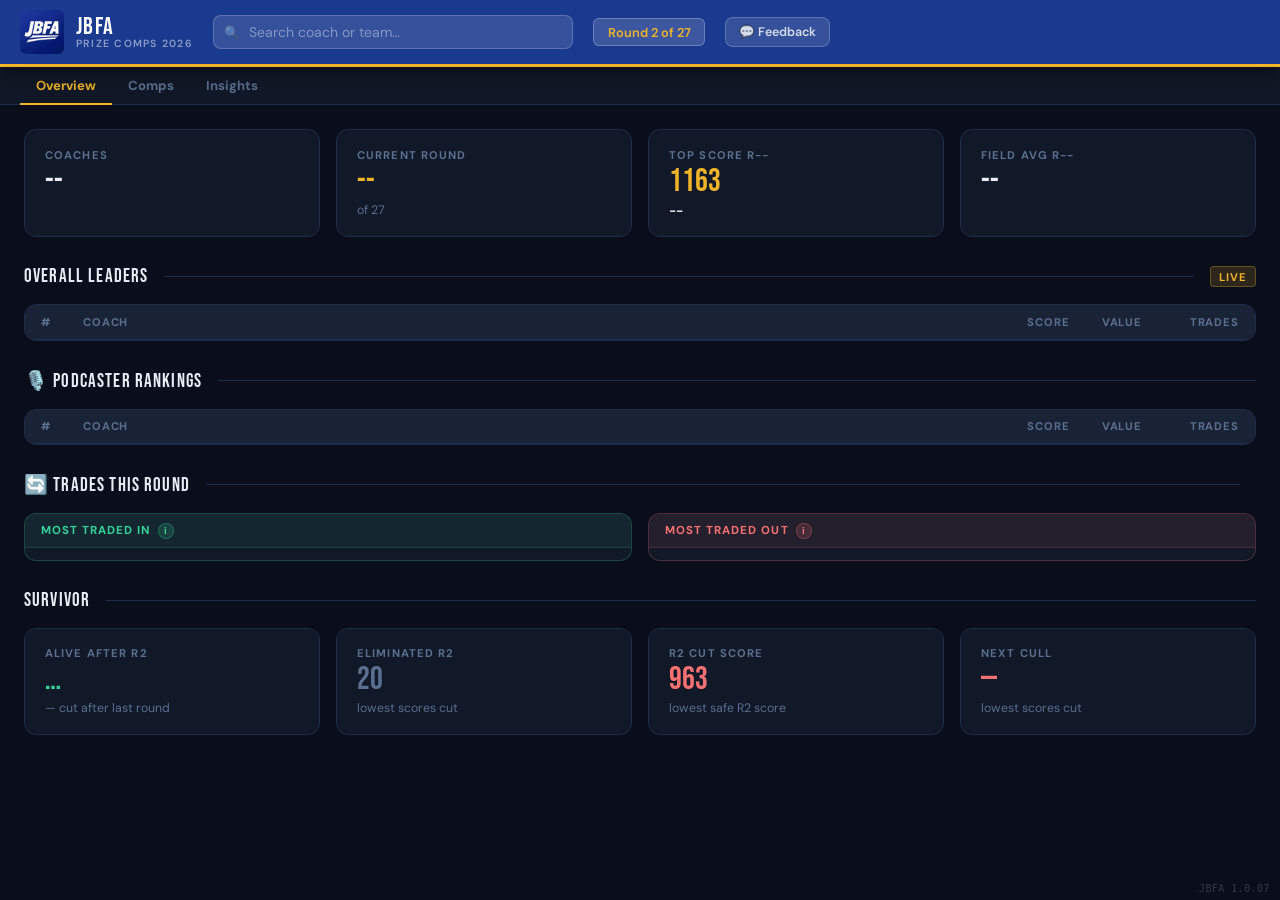
<file: Weekly Archive and backups/backup/5. 27.3 March - First Stats release/index.html>
<!DOCTYPE html>
<!-- JBFA_VERSION: 1.0.05 -->
<html lang="en">
<head>
<meta charset="UTF-8">
<meta name="viewport" content="width=device-width, initial-scale=1.0">
<link rel="icon" href="data:image/svg+xml,<svg xmlns='http://www.w3.org/2000/svg' viewBox='0 0 100 100'><text y='.9em' font-size='90'>🏉</text></svg>">
<title>JBFA Fantasy League — 2026</title>
<link href="https://fonts.googleapis.com/css2?family=Bebas+Neue&family=DM+Sans:wght@400;500;600&display=swap" rel="stylesheet">

<link rel="stylesheet" href="style.css">

</head>
<body>

<header>
  <div class="hdr">
    <div class="logo-wrap" onclick="goHome()">
      <img class="logo-img" src="logo.jpg" alt="JBFA">
      <div><div class="logo-text">JBFA</div><span class="logo-sub">Prize Comps 2026</span></div>
    </div>
    <div class="sw">
      <span class="si">🔍</span>
      <input id="gs" type="text" placeholder="Search coach or team…" autocomplete="off">
      <div class="sdrop" id="sdrop"></div>
    </div>
    <div class="rpill" id="rpill" style="cursor:pointer">Round 2 of 27</div>
    <button onclick="document.getElementById('fmodal').style.display='flex'" style="background:rgba(255,255,255,.12);border:1px solid rgba(255,255,255,.2);border-radius:8px;padding:.35rem .8rem;color:rgba(255,255,255,.8);font-family:'DM Sans',sans-serif;font-size:.78rem;font-weight:600;cursor:pointer;white-space:nowrap;flex-shrink:0;transition:background .15s;" onmouseover="this.style.background='rgba(255,255,255,.2)'" onmouseout="this.style.background='rgba(255,255,255,.12)'">💬 Feedback</button>
  </div>
</header>



<div class="nav">
  <div class="nav-top">
    <button class="nb-top active" id="nbt-ov" onclick="showTopTab('ov')">Overview</button>
    <button class="nb-top" id="nbt-comp" onclick="showTopTab('comp')">Comps</button>
    <button class="nb-top" id="nbt-insights" onclick="showTopTab('insights')">Insights</button>
  </div>
  <div class="nav-sub" id="nav-sub-comp" style="display:none">
    <button class="nb" id="nb-how" onclick="showTab(event,'how')">How It Works</button>
    <div class="nsep"></div>
    <button class="nb" id="nb-p1" onclick="showTab(event,'p1')">Qualifying</button>
    <button class="nb" id="nb-p2" onclick="showTab(event,'p2')">Seeding</button>
    <button class="nb" id="nb-p3" onclick="showTab(event,'p3')">Knockout</button>
    <div class="nsep"></div>
    <button class="nb" id="nb-c2" onclick="showTab(event,'c2')">🎯 Survivor</button>
    <div class="nsep"></div>
    <button class="nb" id="nb-vip" onclick="showTab(event,'vip')">⭐ VIP</button>
    <div class="nsep"></div>
    <button class="nb" id="nb-prizes" onclick="showTab(event,'prizes')">🏆 Prizes</button>
  </div>
  <div class="nav-sub" id="nav-sub-insights" style="display:none">
    <button class="nb" id="nb-stats" onclick="showTab(event,'stats')">📈 Stats</button>
    <button class="nb" id="nb-players" onclick="showTab(event,'players')">🏉 Ownership</button>
    <button class="nb" id="nb-pp" onclick="showTab(event,'pp')">💰 Price Predictor</button>
    <button class="nb" id="nb-sd" onclick="showTab(event,'sd')">📊 Score Distribution</button>
  </div>
</div>

<main>

  <!-- COACH VIEW -->
  <div id="cv">
    <button class="cvback" onclick="closeCv()">← Back</button>
    <div id="cvc"></div>
  </div>

  <!-- OVERVIEW -->
  <div class="panel active" id="panel-ov">
    <div class="sr">
      <div class="sc"><div class="scl">Coaches</div><div class="scv" id="sc-total">--</div><div class="scs"></div></div>
      <div class="sc"><div class="scl">Current Round</div><div class="scv" style="color:var(--accent)" id="sc-cur-round">--</div><div class="scs">of 27</div></div>
      <div class="sc"><div class="scl" id="sc-top-label">Top Score R--</div><div class="scv" style="color:var(--accent)" id="sc-top-val">1163</div><div class="scs" id="sc-top-coach" style="color:var(--text);font-weight:700;font-size:.8rem">--</div></div>
      <div class="sc"><div class="scl" id="sc-avg-label">Field Avg R--</div><div class="scv" id="sc-avg-val">--</div><div class="scs" id="sc-avg-sub"></div></div>
    </div>
    <div class="sh"><div class="sht">Overall Leaders</div><div class="shl"></div><span class="badge bt1">Live</span></div>
    <div class="tw"><div class="tw-scroll"><table id="ovt">
      <colgroup><col style="width:38px"><col><col style="width:72px"><col style="width:88px"><col style="width:60px"></colgroup>
      <thead><tr><th>#</th><th>Coach</th><th style="text-align:center">Score</th><th>Value</th><th>Trades</th></tr></thead>
      <tbody id="ov-top"></tbody>
    </table></div></div>
    <div class="sh"><div class="sht">🎙️ Podcaster Rankings</div><div class="shl"></div></div>
    <div class="tw"><div class="tw-scroll"><table id="ovp">
      <colgroup><col style="width:38px"><col><col style="width:72px"><col style="width:88px"><col style="width:60px"></colgroup>
      <thead><tr><th>#</th><th>Coach</th><th style="text-align:center">Score</th><th>Value</th><th>Trades</th></tr></thead>
      <tbody id="ov-pod"></tbody>
    </table></div></div>
    <div class="sh"><div class="sht">🔄 Trades This Round</div><div class="shl"></div><span id="ov-trade-rnd" style="font-size:.75rem;color:var(--muted)"></span></div>
    <div style="display:grid;grid-template-columns:1fr 1fr;gap:1rem;margin-bottom:1.5rem;">
      <div style="background:var(--surface);border:1px solid rgba(52,211,153,.25);border-radius:12px;overflow:hidden;">
        <div style="background:rgba(52,211,153,.08);padding:.55rem 1rem;border-bottom:1px solid rgba(52,211,153,.15);font-size:.72rem;font-weight:700;text-transform:uppercase;letter-spacing:.09em;color:var(--green);display:flex;align-items:center">Most Traded In<button class="trade-info-btn" onclick="document.getElementById('trade-info-modal').classList.add('open')" title="What does % eligible mean?" style="border-color:rgba(52,211,153,.3);background:rgba(52,211,153,.15);color:var(--green);">i</button></div>
        <div id="ov-traded-in" style="padding:.35rem 0;"></div>
      </div>
      <div style="background:var(--surface);border:1px solid rgba(248,113,113,.25);border-radius:12px;overflow:hidden;">
        <div style="background:rgba(248,113,113,.08);padding:.55rem 1rem;border-bottom:1px solid rgba(248,113,113,.15);font-size:.72rem;font-weight:700;text-transform:uppercase;letter-spacing:.09em;color:var(--red);display:flex;align-items:center">Most Traded Out<button class="trade-info-btn" onclick="document.getElementById('trade-info-modal').classList.add('open')" title="What does % eligible mean?" style="border-color:rgba(248,113,113,.3);background:rgba(248,113,113,.15);color:var(--red);">i</button></div>
        <div id="ov-traded-out" style="padding:.35rem 0;"></div>
      </div>
    </div>
    <div class="sh"><div class="sht">Survivor</div><div class="shl"></div></div>
    <div class="sr" id="sr-surv-ov">
      <div class="sc"><div class="scl" id="sc-alive-label">Alive After R2</div><div class="scv" style="color:var(--green)" id="sc-alive">…</div><div class="scs" id="sc-alive-sub">— cut after last round</div></div>
      <div class="sc"><div class="scl">Eliminated R2</div><div class="scv" style="color:var(--muted)">20</div><div class="scs">lowest scores cut</div></div>
      <div class="sc"><div class="scl" id="sc-cut-label-ov">R2 Cut Score</div><div class="scv" style="color:var(--red)" id="sc-cut-val-ov">963</div><div class="scs" id="sc-cut-scs-ov">lowest safe R2 score</div></div>
      <div class="sc"><div class="scl" id="sc-next-cull-label">Next Cull</div><div class="scv" style="color:var(--red)" id="sc-next-cull-val">—</div><div class="scs" id="sc-next-cull-sub">lowest scores cut</div></div>
    </div>
  </div>

  <!-- HOW IT WORKS -->
  <div class="panel" id="panel-how">

    <!-- ── MAIN SEASON COMP ── -->
    <div style="border:1px solid rgba(26,58,143,.6);border-radius:16px;overflow:hidden;margin-bottom:2rem;">
      <div style="background:linear-gradient(135deg,rgba(26,58,143,.5),rgba(26,58,143,.25));padding:1rem 1.5rem;display:flex;align-items:center;justify-content:space-between;border-bottom:1px solid rgba(26,58,143,.4);">
        <div style="display:flex;align-items:center;gap:.75rem;">
          <span style="font-size:1.4rem">🏟️</span>
          <div>
            <div style="font-family:'Bebas Neue',sans-serif;font-size:1.3rem;letter-spacing:.06em;color:#fff">Main Season Comp</div>
            <div style="font-size:.72rem;color:rgba(255,255,255,.45);text-transform:uppercase;letter-spacing:.1em">3 Phases · Rounds 1–27</div>
          </div>
        </div>
        <div style="display:flex;gap:.4rem">
          <span class="badge bt1">Qualifying</span>
          <span class="badge bt2">Seeding</span>
          <span class="badge bp3">Knockout</span>
        </div>
      </div>
      <div style="padding:1.5rem;">
        <div class="tl" style="margin-top:0">
          <div class="tls cur" onclick="showTab(null,'p1')"><div class="tlr">R1–R8</div><div class="tll">Qualifying</div><div class="tld">All together</div></div>
          <div class="tls" onclick="showTab(null,'p2')"><div class="tlr">R9–R18</div><div class="tll">Seeding</div><div class="tld">3 Tier groups</div></div>
          <div class="tls" onclick="showTab(null,'p3')"><div class="tlr">R19–R27</div><div class="tll">Knockout</div><div class="tld">Full Knockout</div></div>
        </div>
        <div class="tl-hint">↑ tap a phase to jump to its standings</div>
        <div class="hg">
          <div class="hc">
            <div style="display:flex;align-items:center;gap:.6rem;margin-bottom:.6rem"><span class="badge bt1" style="font-size:.75rem;padding:.2rem .6rem">Qualifying</span><span style="color:var(--muted);font-size:.8rem">Rounds 1–8</span></div>
            <div class="ht">All In</div>
            <p>All <span class="dyn-total">JBFA</span> coaches compete together, points accumulate each week. Your <strong>rank after Round 8</strong> determines which tier you enter for Seeding.</p>
          </div>
          <div class="hc">
            <div style="display:flex;align-items:center;gap:.6rem;margin-bottom:.6rem"><span class="badge bt2" style="font-size:.75rem;padding:.2rem .6rem">Seeding</span><span style="color:var(--muted);font-size:.8rem">Rounds 9–18</span></div>
            <div class="ht">Tier Groups</div>
            <p><strong class="ac">Points reset to zero</strong> at Round 9. Three separate competitions run for 10 rounds with their own prizes.</p>
            <div style="display:flex;flex-direction:column;gap:.5rem;margin-top:.85rem">
              <div style="display:flex;align-items:center;justify-content:space-between;background:var(--surface2);border-radius:6px;padding:.5rem .75rem"><div style="display:flex;align-items:center;gap:.5rem"><span class="badge bt1">Tier 1</span><span style="font-size:.82rem;font-weight:600">Premiership</span></div><span style="font-size:.78rem;color:var(--muted)">Top 100</span></div>
              <div style="display:flex;align-items:center;justify-content:space-between;background:var(--surface2);border-radius:6px;padding:.5rem .75rem"><div style="display:flex;align-items:center;gap:.5rem"><span class="badge bt2">Tier 2</span><span style="font-size:.82rem;font-weight:600">Championship</span></div><span style="font-size:.78rem;color:var(--muted)">Ranks 101–200</span></div>
              <div style="display:flex;align-items:center;justify-content:space-between;background:var(--surface2);border-radius:6px;padding:.5rem .75rem"><div style="display:flex;align-items:center;gap:.5rem"><span class="badge bt3">Tier 3</span><span style="font-size:.82rem;font-weight:600">State Cup</span></div><span style="font-size:.78rem;color:var(--muted)">Ranks 201+</span></div>
            </div>
          </div>
          <div class="hc">
            <div style="display:flex;align-items:center;gap:.6rem;margin-bottom:.6rem"><span class="badge bp3" style="font-size:.75rem;padding:.2rem .6rem">Knockout</span><span style="color:var(--muted);font-size:.8rem">Rounds 19–27</span></div>
            <div class="ht">Full Knockout</div>
            <p>All coaches re-enter a <strong>seeded bracket</strong> based on Seeding results. Top seeds receive byes in R19. The <strong class="ac">top 4 coaches</strong> share the main prizes.</p>
          </div>
        </div>
      </div>
    </div>

    <!-- ── SURVIVAL KNOCKOUT ── -->
    <div style="border:1px solid rgba(248,113,113,.3);border-radius:16px;overflow:hidden;margin-bottom:2rem;">
      <div style="background:linear-gradient(135deg,rgba(220,38,38,.2),rgba(220,38,38,.08));padding:1rem 1.5rem;display:flex;align-items:center;justify-content:space-between;border-bottom:1px solid rgba(248,113,113,.2);">
        <div style="display:flex;align-items:center;gap:.75rem;">
          <span style="font-size:1.4rem">🎯</span>
          <div>
            <div style="font-family:'Bebas Neue',sans-serif;font-size:1.3rem;letter-spacing:.06em;color:#fff">Survivor</div>
            <div style="font-size:.72rem;color:rgba(255,255,255,.45);text-transform:uppercase;letter-spacing:.1em">Runs all 27 rounds in parallel</div>
          </div>
        </div>
        <span class="badge balive" style="font-size:.7rem">Weekly Score Only</span>
      </div>
      <div style="padding:1.5rem;display:grid;grid-template-columns:1fr 1fr;gap:1.5rem;">
        <div>
          <div class="ht" style="margin-bottom:.5rem">How it works</div>
          <p style="font-size:.875rem;color:var(--muted);line-height:1.65">Runs in parallel with the Main Season Comp across all 27 rounds. Each round the coaches with the <strong style="color:var(--text)">lowest score that week</strong> are eliminated — regardless of how they've performed before. <strong style="color:var(--text)">Weekly score only, never cumulative.</strong></p>
          <p style="font-size:.72rem;color:var(--muted);line-height:1.6;margin-top:.5rem;opacity:.7">* Tiebreaker: if coaches finish on the same score at the cut line, the coach with the higher score from the <em>previous round</em> is retained. Ties cascade back further if still equal. In Round 1 (no prior round), tied coaches at the cut are both kept safe.</p>
        </div>
        <div>
          <div class="ht" style="margin-bottom:.5rem">Key facts</div>
          <div style="display:flex;flex-direction:column;gap:.4rem">
            <div style="display:flex;justify-content:space-between;font-size:.82rem;padding:.4rem .6rem;background:var(--surface2);border-radius:6px"><span style="color:var(--muted)">Started</span><strong>299 coaches</strong></div>
            <div style="display:flex;justify-content:space-between;font-size:.82rem;padding:.4rem .6rem;background:var(--surface2);border-radius:6px"><span style="color:var(--muted)">Round 1</span><strong style="color:var(--green)">No eliminations</strong></div>
            <div style="display:flex;justify-content:space-between;font-size:.82rem;padding:.4rem .6rem;background:var(--surface2);border-radius:6px"><span style="color:var(--muted)">Winner</span><strong>Last coach standing (R27)</strong></div>
          </div>
        </div>
      </div>
    </div>

    <!-- ── VIP OVERALL COMP ── -->
    <div style="border:1px solid rgba(52,211,153,.3);border-radius:16px;overflow:hidden;margin-bottom:1rem;">
      <div style="background:linear-gradient(135deg,rgba(52,211,153,.15),rgba(52,211,153,.05));padding:1rem 1.5rem;display:flex;align-items:center;justify-content:space-between;border-bottom:1px solid rgba(52,211,153,.2);">
        <div style="display:flex;align-items:center;gap:.75rem;">
          <span style="font-size:1.4rem">⭐</span>
          <div>
            <div style="font-family:'Bebas Neue',sans-serif;font-size:1.3rem;letter-spacing:.06em;color:var(--vip)">VIP Overall Comp</div>
            <div style="font-size:.72rem;color:rgba(255,255,255,.45);text-transform:uppercase;letter-spacing:.1em">68 designated entries · Cumulative all season</div>
          </div>
        </div>
        <span class="badge bvip dyn-vip-badge" style="font-size:.7rem">68 Entries</span>
      </div>
      <div style="padding:1.5rem;display:grid;grid-template-columns:1fr 1fr;gap:1.5rem;">
        <div>
          <div class="ht" style="margin-bottom:.5rem">How it works</div>
          <p style="font-size:.875rem;color:var(--muted);line-height:1.65">Exclusive to VIP members. A <strong style="color:var(--text)">cumulative season-long standings</strong> using each VIP's designated entry. Coaches with multiple teams nominate one entry for this leaderboard. Best cumulative score across all 27 rounds wins.</p>
        </div>
        <div>
          <div class="ht" style="margin-bottom:.5rem">Key facts</div>
          <div style="display:flex;flex-direction:column;gap:.4rem">
            <div style="display:flex;justify-content:space-between;font-size:.82rem;padding:.4rem .6rem;background:var(--surface2);border-radius:6px"><span style="color:var(--muted)">Entrants</span><strong style="color:var(--vip)">68 VIP coaches</strong></div>
            <div style="display:flex;justify-content:space-between;font-size:.82rem;padding:.4rem .6rem;background:var(--surface2);border-radius:6px"><span style="color:var(--muted)">Scoring</span><strong>Cumulative — all 27 rounds</strong></div>
            <div style="display:flex;justify-content:space-between;font-size:.82rem;padding:.4rem .6rem;background:var(--surface2);border-radius:6px"><span style="color:var(--muted)">Entries per coach</span><strong>One designated entry only</strong></div>
          </div>
        </div>
      </div>
    </div>

  </div>

  <!-- PHASE 1 -->
  <div class="panel" id="panel-p1">
    <div class="sh" style="margin-top:0"><div class="sht">Qualifying — Current Rankings</div><div class="shl"></div><span class="badge bt1" style="font-size:.68rem">Rounds 1–8</span></div>
    <p style="color:var(--muted);font-size:.875rem;margin-bottom:1.25rem;" id="standings-sub">Standings after Round 2. Click any row for coach profile.</p>
    <div class="fr">
      <span class="fil">Filter:</span>
      <input class="fi" id="p1fi" placeholder="Search coach or team…" oninput="fP1()">
      <span style="margin-left:auto;font-size:.82rem;color:var(--muted)" id="p1ct"></span>
    </div>
    <div class="tw"><div class="tw-scroll"><table id="p1t">
      <colgroup><col style="width:38px"><col><col style="width:72px"><col style="width:88px"><col style="width:60px"></colgroup>
      <thead><tr><th>#</th><th>Coach</th><th style="text-align:center">Score</th><th>Value</th><th>Trades</th></tr></thead>
      <tbody id="p1b"></tbody>
    </table></div></div>
    <div class="pager" id="p1pg"></div>
  </div>

  <!-- PHASE 2 -->
  <div class="panel" id="panel-p2">
    <div class="cs"><div class="csi">🏆</div><h3>Seeding — Tier Groups</h3><p>Begins Round 9. Tier splits determined by Qualifying ranking after Round 8.</p></div>
  </div>

  <!-- PHASE 3 -->
  <div class="panel" id="panel-p3">
    <div class="cs"><div class="csi">⚔️</div><h3>Knockout</h3><p>Begins Round 19. All coaches re-enter a seeded bracket based on Seeding results.</p></div>
  </div>

  <!-- SURVIVAL -->
  <div class="panel" id="panel-c2">
    <div class="sh" style="margin-top:0"><div class="sht">Survivor</div><div class="shl"></div></div>
    <p style="color:var(--muted);font-size:.875rem;margin-bottom:1.5rem;"><strong style="color:var(--text)">Weekly score only — not cumulative.</strong> Each round the coaches with the lowest <em>that week's score</em> are eliminated, regardless of how they've performed before. Survive each round. Last coach standing after Round 27 wins.</p>
    <div class="sr">
      <div class="sc"><div class="scl">Started</div><div class="scv" id="sc-started">299</div><div class="scs">coaches</div></div>
      <div class="sc"><div class="scl">Still Alive</div><div class="scv" style="color:var(--green)" id="sc-still-alive">…</div><div class="scs" id="sc-still-alive-sub">after R2</div></div>
      <div class="sc"><div class="scl">Eliminated</div><div class="scv" style="color:var(--muted)" id="sc-elim-count">—</div><div class="scs" id="sc-elim-sub">cut to date</div></div>
      <div class="sc"><div class="scl" id="sc-cut-label">R2 Cut Score</div><div class="scv" style="color:var(--red)" id="sc-cut-val">963</div><div class="scs">lowest safe R2 score</div></div>
      <div class="sc"><div class="scl" id="sc-next-drop-label">Next Drop</div><div class="scv" style="color:var(--red)" id="sc-next-drop-val">—</div><div class="scs">lowest weekly scores cut</div></div>
    </div>
    <div class="sh"><div class="sht">Full Drop Schedule</div><div class="shl"></div></div>
    <div style="display:flex;gap:.5rem;flex-wrap:wrap;margin-bottom:.75rem;align-items:center;">
      <span style="font-size:.7rem;color:var(--muted);font-weight:700;text-transform:uppercase;letter-spacing:.08em">% cut:</span>
      <span style="font-size:.72rem;color:var(--green);background:rgba(52,211,153,.1);border:1px solid rgba(52,211,153,.25);border-radius:4px;padding:.1rem .4rem">0%</span>
      <span style="font-size:.72rem;color:var(--blue);background:rgba(96,165,250,.1);border:1px solid rgba(96,165,250,.25);border-radius:4px;padding:.1rem .4rem">&lt;5%</span>
      <span style="font-size:.72rem;color:var(--accent);background:rgba(240,180,41,.1);border:1px solid rgba(240,180,41,.25);border-radius:4px;padding:.1rem .4rem">&lt;10%</span>
      <span style="font-size:.72rem;color:#fb923c;background:rgba(251,146,60,.1);border:1px solid rgba(251,146,60,.25);border-radius:4px;padding:.1rem .4rem">&lt;20%</span>
      <span style="font-size:.72rem;color:var(--red);background:rgba(248,113,113,.1);border:1px solid rgba(248,113,113,.25);border-radius:4px;padding:.1rem .4rem">&lt;35%</span>
      <span style="font-size:.72rem;color:#ef4444;background:rgba(220,38,38,.1);border:1px solid rgba(220,38,38,.25);border-radius:4px;padding:.1rem .4rem">35%+</span>
    </div>
    <p style="font-size:.78rem;color:var(--muted);margin-bottom:.5rem;">💡 <strong style="color:var(--text)">Click any round</strong> to see which coaches were eliminated that round.</p>
    <div class="sg" id="sgrid"></div>
    <div id="elim-popup" style="display:none;margin-top:.75rem;background:var(--surface2);border:1px solid var(--border);border-radius:10px;padding:1rem;"></div>
  </div>

  <!-- PLAYERS TAB -->
  <div class="panel" id="panel-players">
    <div class="sh" style="margin-top:0"><div class="sht">🏉 Player Insights</div><div class="shl"></div><span class="badge bt2" style="font-size:.68rem" id="pl-round-badge">Round 2 data</span></div>
    <p style="color:var(--muted);font-size:.875rem;margin-bottom:1.5rem;">Ownership and trade data across all JBFA coaches.</p>

    <!-- Trade Summary -->
    <div style="display:grid;grid-template-columns:1fr 1fr;gap:1rem;margin-bottom:1.5rem;">
      <div style="background:var(--surface);border:1px solid rgba(52,211,153,.3);border-radius:12px;overflow:hidden;">
        <div style="background:rgba(52,211,153,.1);padding:.65rem 1rem;border-bottom:1px solid rgba(52,211,153,.2);font-family:'Bebas Neue',sans-serif;font-size:.95rem;letter-spacing:.06em;color:var(--green);display:flex;align-items:center;">🔥 Most Traded IN<button class="trade-info-btn" onclick="document.getElementById('trade-info-modal').classList.add('open')" title="What does % eligible mean?">i</button></div>
        <div id="pl-traded-in" style="padding:.5rem 0;"></div>
      </div>
      <div style="background:var(--surface);border:1px solid rgba(248,113,113,.3);border-radius:12px;overflow:hidden;">
        <div style="background:rgba(248,113,113,.1);padding:.65rem 1rem;border-bottom:1px solid rgba(248,113,113,.2);font-family:'Bebas Neue',sans-serif;font-size:.95rem;letter-spacing:.06em;color:var(--red);display:flex;align-items:center;">📉 Most Traded OUT<button class="trade-info-btn" onclick="document.getElementById('trade-info-modal').classList.add('open')" title="What does % eligible mean?">i</button></div>
        <div id="pl-traded-out" style="padding:.5rem 0;"></div>
      </div>
    </div>

    <!-- Full ownership table -->
    <div class="sh"><div class="sht">Ownership Rankings</div><div class="shl"></div></div>
    <div class="fr">
      <span class="fil">Filter:</span>
      <input class="fi" id="plfi" placeholder="Search player…" oninput="fPlayers()" style="width:200px">
      <select id="plsort" onchange="fPlayers()" style="background:var(--surface2);border:1px solid var(--border);border-radius:8px;padding:.4rem .75rem;color:var(--text);font-family:'DM Sans',sans-serif;font-size:.85rem;outline:none;">
        <option value="ownedDesc">Ownership: High → Low</option>
        <option value="ownedAsc">Ownership: Low → High</option>
        <option value="topN">Top-N Ownership: High → Low</option>
        <option value="cost">Price: High → Low</option>
        <option value="tradedIn">Most Traded In</option>
        <option value="tradedOut">Most Traded Out</option>
      </select>
      <div style="display:flex;align-items:center;gap:.4rem;">
        <label style="font-size:.72rem;color:var(--accent);font-weight:700;white-space:nowrap">Top</label>
        <input id="pltopn" type="number" value="100" min="1" max="300" oninput="fPlayers()" style="width:54px;background:rgba(240,180,41,.08);border:1px solid rgba(240,180,41,.35);border-radius:6px;padding:.35rem .5rem;color:var(--accent);font-family:'DM Sans',sans-serif;font-size:.85rem;outline:none;text-align:center;font-weight:700;">
        <label style="font-size:.72rem;color:var(--accent);font-weight:700;white-space:nowrap">coaches ↓</label>
      </div>
      <span style="margin-left:auto;font-size:.82rem;color:var(--muted)" id="plct"></span>
    </div>
    <p style="font-size:.72rem;color:var(--muted);margin-bottom:.5rem;font-style:italic">⚠️ Player prices reflect last round's data — updated prices appear in next week's export.</p>
    <div id="pl-table-wrap"><div class="tw"><div class="tw-scroll"><table id="plt">
      <thead><tr><th>#</th><th>Player</th><th>Price</th><th>Ownership</th><th id="topn-header" style="background:rgba(240,180,41,.12);color:var(--accent);border-left:2px solid rgba(240,180,41,.3);border-right:2px solid rgba(240,180,41,.3);">Top 100</th><th>Traded In ↑</th><th style="font-size:.65rem">% of field</th><th style="font-size:.65rem">% eligible</th><th>Traded Out ↓</th><th style="font-size:.65rem">% of field</th><th style="font-size:.65rem">% eligible</th></tr></thead>
      <tbody id="plb"></tbody>
    </table></div></div></div>
    <div id="pl-card-list"></div>
  </div>

  <!-- VIP COMP -->
  <div class="panel" id="panel-vip">
    <div class="vip-banner">
      <div class="vip-banner-icon">⭐</div>
      <div>
        <h2>VIP Overall Comp</h2>
        <p>Exclusive to VIP members. Cumulative season-long standings using each VIP's designated entry. One entry per coach. <span class="dyn-vip-count">68</span> competitors.</p>
      </div>
    </div>
    <div class="sr">
      <div class="sc"><div class="scl">VIP Entries</div><div class="scv" style="color:var(--vip)">68</div><div class="scs">competitors</div></div>
      <div class="sc"><div class="scl" id="vip-top-label">Top Score R2</div><div class="scv" style="color:var(--accent)" id="vip-top">—</div><div class="scs" id="vip-top-team" style="color:var(--text);font-weight:700;font-size:.8rem">—</div></div>
      <div class="sc"><div class="scl">1st Prize</div><div class="scv" style="color:var(--vip);font-size:1.6rem;margin-top:.2rem">$500</div><hr style="border:none;border-top:1px solid var(--border);margin:.4rem 0"><div style="font-size:.65rem;text-transform:uppercase;letter-spacing:.08em;color:var(--muted)">Runner-up</div><div style="font-family:'Bebas Neue',sans-serif;font-size:1.1rem;color:var(--vip);letter-spacing:.04em;margin:.1rem 0">$100 <span style="font-size:.75rem;color:var(--muted)">JBFA Credit</span></div></div>
    </div>
    <div class="sh"><div class="sht">VIP Leaderboard</div><div class="shl"></div></div>
    <div class="fr"><span class="fil">Filter:</span><input class="fi" id="vipfi" placeholder="Search VIP coach or team…" oninput="fVip()"></div>
    <div class="tw"><div class="tw-scroll"><table id="vipt">
      <colgroup><col style="width:38px"><col><col style="width:72px"><col style="width:88px"><col style="width:60px"></colgroup>
      <thead><tr><th>#</th><th>Coach</th><th style="text-align:center">Score</th><th>Value</th><th>Trades</th></tr></thead>
      <tbody id="vipb"></tbody>
    </table></div></div>
    <div class="pager" id="vippg"></div>
  </div>

  <!-- PRIZES -->
  <div class="panel" id="panel-prizes">
    <div class="sh" style="margin-top:0"><div class="sht">Prize Pool — 2026 Season</div><div class="shl"></div></div>

    <!-- OVERALL CUMULATIVE -->
    <div style="border:1px solid rgba(240,180,41,.6);border-radius:16px;overflow:hidden;margin-bottom:2rem;">
      <div style="background:linear-gradient(135deg,rgba(240,180,41,.3),rgba(240,180,41,.12));padding:1rem 1.5rem;display:flex;align-items:center;justify-content:space-between;border-bottom:1px solid rgba(240,180,41,.3);">
        <div style="display:flex;align-items:center;gap:.75rem;">
          <span style="font-size:1.4rem">🌟</span>
          <div>
            <div style="font-family:'Bebas Neue',sans-serif;font-size:1.3rem;letter-spacing:.06em;color:#f0b429">Overall Points — Season Total</div>
            <div style="font-size:.72rem;color:rgba(255,255,255,.45);text-transform:uppercase;letter-spacing:.1em">All JBFA coaches · Cumulative all 27 rounds</div>
          </div>
        </div>
        <span class="badge bt1" style="font-size:.7rem">Top 5 Paid</span>
      </div>
      <div style="padding:1.5rem;">
        <div class="prizes-grid">
          <div class="prize-card gold"><div class="prize-title">🥇 1st Place</div><div class="prize-amount" style="font-family:'Bebas Neue',sans-serif;font-size:2rem;color:var(--accent);letter-spacing:.04em;margin:.5rem 0;">$750</div><div class="prize-winner"><span class="prize-pill"><span class="prize-pill-dot"></span>Winner TBD</span></div></div>
          <div class="prize-card gold"><div class="prize-title">🥈 2nd Place</div><div class="prize-amount" style="font-family:'Bebas Neue',sans-serif;font-size:2rem;color:var(--accent);letter-spacing:.04em;margin:.5rem 0;">$350</div><div class="prize-winner"><span class="prize-pill"><span class="prize-pill-dot"></span>Winner TBD</span></div></div>
          <div class="prize-card gold"><div class="prize-title">🥉 3rd Place</div><div class="prize-amount" style="font-family:'Bebas Neue',sans-serif;font-size:1.3rem;color:var(--accent);letter-spacing:.04em;margin:.5rem 0;">2027 JBFA<br>VIP Package</div><div class="prize-winner"><span class="prize-pill"><span class="prize-pill-dot"></span>Winner TBD</span></div></div>
          <div class="prize-card gold"><div class="prize-title">4th Place</div><div class="prize-amount" style="font-family:'Bebas Neue',sans-serif;font-size:1.6rem;color:var(--accent);letter-spacing:.04em;margin:.5rem 0;">$100 <span style="font-size:.9rem">+ Hat &amp; Shirt</span></div><div class="prize-winner"><span class="prize-pill"><span class="prize-pill-dot"></span>Winner TBD</span></div></div>
          <div class="prize-card gold"><div class="prize-title">5th Place</div><div class="prize-amount" style="font-family:'Bebas Neue',sans-serif;font-size:2rem;color:var(--accent);letter-spacing:.04em;margin:.5rem 0;">$75</div><div class="prize-winner"><span class="prize-pill"><span class="prize-pill-dot"></span>Winner TBD</span></div></div>
        </div>
      </div>
    </div>

    <!-- MAIN SEASON COMP -->
    <div style="border:1px solid rgba(26,58,143,.6);border-radius:16px;overflow:hidden;margin-bottom:2rem;">
      <div style="background:linear-gradient(135deg,rgba(26,58,143,.5),rgba(26,58,143,.25));padding:1rem 1.5rem;display:flex;align-items:center;justify-content:space-between;border-bottom:1px solid rgba(26,58,143,.4);">
        <div style="display:flex;align-items:center;gap:.75rem;">
          <span style="font-size:1.4rem">🏟️</span>
          <div>
            <div style="font-family:'Bebas Neue',sans-serif;font-size:1.3rem;letter-spacing:.06em;color:#fff">Main Season Comp</div>
            <div style="font-size:.72rem;color:rgba(255,255,255,.45);text-transform:uppercase;letter-spacing:.1em">Seeding Tiers · Knockout</div>
          </div>
        </div>
        <div style="display:flex;gap:.4rem;flex-wrap:wrap;justify-content:flex-end">
          <span class="badge bt1">Tier 1</span><span class="badge bt2">Tier 2</span><span class="badge bt3">Tier 3</span>
          <span class="badge bp3">Knockout</span>
        </div>
      </div>
      <div style="padding:1.5rem;">
        <div style="font-size:.75rem;font-weight:700;text-transform:uppercase;letter-spacing:.1em;color:var(--muted);margin-bottom:.75rem">Seeding — Tier Prizes (Rounds 9–18)</div>
        <div class="prizes-grid" style="margin-bottom:1.5rem">
          <div class="prize-card blue">
            <div class="prize-title"><span class="badge bt1" style="margin-bottom:.4rem;display:inline-flex">Tier 1</span> Premiership</div>
            <div style="font-size:.68rem;text-transform:uppercase;letter-spacing:.1em;color:var(--muted);margin-top:.25rem">1st Place</div>
            <div class="prize-amount" style="font-family:'Bebas Neue',sans-serif;font-size:1.6rem;color:var(--t1);letter-spacing:.04em;margin:.2rem 0">$400</div>
            <hr style="border:none;border-top:1px solid var(--border);margin:.5rem 0">
            <div style="font-size:.68rem;text-transform:uppercase;letter-spacing:.1em;color:var(--muted)">Runner-up</div>
            <div style="font-family:'Bebas Neue',sans-serif;font-size:1.3rem;color:var(--t1);letter-spacing:.04em;margin:.2rem 0">$150 <span style="font-size:.9rem">+ JBFA Hat</span></div>
            <div class="prize-winner"><span class="prize-pill"><span class="prize-pill-dot"></span>Winner TBD</span></div>
          </div>
          <div class="prize-card blue">
            <div class="prize-title"><span class="badge bt2" style="margin-bottom:.4rem;display:inline-flex">Tier 2</span> Championship</div>
            <div style="font-size:.68rem;text-transform:uppercase;letter-spacing:.1em;color:var(--muted);margin-top:.25rem">1st Place</div>
            <div class="prize-amount" style="font-family:'Bebas Neue',sans-serif;font-size:1.6rem;color:var(--t2);letter-spacing:.04em;margin:.2rem 0">$200</div>
            <hr style="border:none;border-top:1px solid var(--border);margin:.5rem 0">
            <div style="font-size:.68rem;text-transform:uppercase;letter-spacing:.1em;color:var(--muted)">Runner-up</div>
            <div style="font-family:'Bebas Neue',sans-serif;font-size:1.1rem;color:var(--t2);letter-spacing:.04em;margin:.2rem 0">2027 JBFA Legends Pack</div>
            <div class="prize-winner"><span class="prize-pill"><span class="prize-pill-dot"></span>Winner TBD</span></div>
          </div>
          <div class="prize-card blue">
            <div class="prize-title"><span class="badge bt3" style="margin-bottom:.4rem;display:inline-flex">Tier 3</span> State Cup</div>
            <div style="font-size:.68rem;text-transform:uppercase;letter-spacing:.1em;color:var(--muted);margin-top:.25rem">1st Place</div>
            <div class="prize-amount" style="font-family:'Bebas Neue',sans-serif;font-size:1.6rem;color:var(--t3);letter-spacing:.04em;margin:.2rem 0">$100</div>
            <hr style="border:none;border-top:1px solid var(--border);margin:.5rem 0">
            <div style="font-size:.68rem;text-transform:uppercase;letter-spacing:.1em;color:var(--muted)">Runner-up</div>
            <div style="font-family:'Bebas Neue',sans-serif;font-size:1.1rem;color:var(--t3);letter-spacing:.04em;margin:.2rem 0">JBFA Hat &amp; T-Shirt</div>
            <div class="prize-winner"><span class="prize-pill"><span class="prize-pill-dot"></span>Winner TBD</span></div>
          </div>
        </div>
        <div style="font-size:.75rem;font-weight:700;text-transform:uppercase;letter-spacing:.1em;color:var(--muted);margin-bottom:.75rem">Knockout — Top 4 (Rounds 19–27)</div>
        <div class="prizes-grid">
          <div class="prize-card gold"><div class="prize-title">🥇 1st Place</div><div class="prize-amount" style="font-family:'Bebas Neue',sans-serif;font-size:2rem;color:var(--accent);letter-spacing:.04em;margin:.5rem 0;">$350</div><div class="prize-winner"><span class="prize-pill"><span class="prize-pill-dot"></span>Winner TBD</span></div></div>
          <div class="prize-card gold"><div class="prize-title">🥈 2nd Place</div><div class="prize-amount" style="font-family:'Bebas Neue',sans-serif;font-size:2rem;color:var(--accent);letter-spacing:.04em;margin:.5rem 0;">$250</div><div class="prize-winner"><span class="prize-pill"><span class="prize-pill-dot"></span>Winner TBD</span></div></div>
          <div class="prize-card gold"><div class="prize-title">🥉 3rd Place</div><div class="prize-amount" style="font-family:'Bebas Neue',sans-serif;font-size:2rem;color:var(--accent);letter-spacing:.04em;margin:.5rem 0;">$150</div><div class="prize-winner"><span class="prize-pill"><span class="prize-pill-dot"></span>Winner TBD</span></div></div>
          <div class="prize-card gold"><div class="prize-title">4th Place</div><div class="prize-amount" style="font-family:'Bebas Neue',sans-serif;font-size:1.3rem;color:var(--accent);letter-spacing:.04em;margin:.5rem 0;">2027 JBFA<br>Legends Package</div><div class="prize-winner"><span class="prize-pill"><span class="prize-pill-dot"></span>Winner TBD</span></div></div>
        </div>
      </div>
    </div>

    <!-- SURVIVOR -->
    <div style="border:1px solid rgba(248,113,113,.3);border-radius:16px;overflow:hidden;margin-bottom:2rem;">
      <div style="background:linear-gradient(135deg,rgba(220,38,38,.2),rgba(220,38,38,.08));padding:1rem 1.5rem;display:flex;align-items:center;justify-content:space-between;border-bottom:1px solid rgba(248,113,113,.2);">
        <div style="display:flex;align-items:center;gap:.75rem;">
          <span style="font-size:1.4rem">🎯</span>
          <div>
            <div style="font-family:'Bebas Neue',sans-serif;font-size:1.3rem;letter-spacing:.06em;color:#fff">Survivor</div>
            <div style="font-size:.72rem;color:rgba(255,255,255,.45);text-transform:uppercase;letter-spacing:.1em">Last coaches standing · Top 4 paid</div>
          </div>
        </div>
        <span class="badge balive" style="font-size:.7rem">Weekly Score Only</span>
      </div>
      <div style="padding:1.5rem;">
        <div class="prizes-grid">
          <div class="prize-card green"><div class="prize-title">🥇 1st Place</div><div class="prize-amount" style="font-family:'Bebas Neue',sans-serif;font-size:2rem;color:var(--green);letter-spacing:.04em;margin:.5rem 0;">$400</div><div class="prize-winner"><span class="prize-pill"><span class="prize-pill-dot"></span>Winner TBD</span></div></div>
          <div class="prize-card green"><div class="prize-title">🥈 2nd Place</div><div class="prize-amount" style="font-family:'Bebas Neue',sans-serif;font-size:2rem;color:var(--green);letter-spacing:.04em;margin:.5rem 0;">$300</div><div class="prize-winner"><span class="prize-pill"><span class="prize-pill-dot"></span>Winner TBD</span></div></div>
          <div class="prize-card green"><div class="prize-title">🥉 3rd Place</div><div class="prize-amount" style="font-family:'Bebas Neue',sans-serif;font-size:2rem;color:var(--green);letter-spacing:.04em;margin:.5rem 0;">$150</div><div class="prize-winner"><span class="prize-pill"><span class="prize-pill-dot"></span>Winner TBD</span></div></div>
          <div class="prize-card green"><div class="prize-title">4th Place</div><div class="prize-amount" style="font-family:'Bebas Neue',sans-serif;font-size:1.3rem;color:var(--green);letter-spacing:.04em;margin:.5rem 0;">2027 JBFA<br>Legends Package</div><div class="prize-winner"><span class="prize-pill"><span class="prize-pill-dot"></span>Winner TBD</span></div></div>
        </div>
      </div>
    </div>

    <!-- VIP COMP -->
    <div style="border:1px solid rgba(52,211,153,.3);border-radius:16px;overflow:hidden;margin-bottom:2rem;">
      <div style="background:linear-gradient(135deg,rgba(52,211,153,.15),rgba(52,211,153,.05));padding:1rem 1.5rem;display:flex;align-items:center;justify-content:space-between;border-bottom:1px solid rgba(52,211,153,.2);">
        <div style="display:flex;align-items:center;gap:.75rem;">
          <span style="font-size:1.4rem">⭐</span>
          <div>
            <div style="font-family:'Bebas Neue',sans-serif;font-size:1.3rem;letter-spacing:.06em;color:var(--vip)">VIP Overall Comp</div>
            <div style="font-size:.72rem;color:rgba(255,255,255,.45);text-transform:uppercase;letter-spacing:.1em">68 entries · Cumulative all season</div>
          </div>
        </div>
        <span class="badge bvip dyn-vip-badge" style="font-size:.7rem">68 Entries</span>
      </div>
      <div style="padding:1.5rem;">
        <div class="prizes-grid" style="margin-bottom:1rem">
          <div class="prize-card purple"><div class="prize-title">⭐ VIP Season Champion</div><div style="font-size:.68rem;text-transform:uppercase;letter-spacing:.1em;color:var(--muted);margin:.25rem 0">1st Place</div><div class="prize-amount" style="font-family:'Bebas Neue',sans-serif;font-size:2rem;color:var(--vip);letter-spacing:.04em;margin:.2rem 0;">$500</div><div class="prize-winner"><span class="prize-pill"><span class="prize-pill-dot"></span>Winner TBD</span></div></div>
          <div class="prize-card purple"><div class="prize-title">⭐ VIP Season Runner-Up</div><div class="prize-amount" style="font-family:'Bebas Neue',sans-serif;font-size:2rem;color:var(--vip);letter-spacing:.04em;margin:.5rem 0;">$100 <span style="font-size:1rem;color:var(--muted)">JBFA Credit</span></div><div class="prize-winner"><span class="prize-pill"><span class="prize-pill-dot"></span>Winner TBD</span></div></div>
        </div>
        <div style="background:rgba(52,211,153,.08);border:1px solid rgba(52,211,153,.2);border-radius:10px;padding:.85rem 1.1rem;display:flex;align-items:flex-start;gap:.75rem;">
          <span style="font-size:1.1rem;flex-shrink:0">⭐</span>
          <div style="font-size:.82rem;color:var(--muted);line-height:1.6"><strong style="color:var(--vip)">VIP Jackpot Bonus</strong> — VIP members who win any cash prize receive a <strong style="color:var(--vip)">25% bonus</strong> on top of their winnings. Does not apply to the VIP Overall Comp prizes.</div>
        </div>
      </div>
    </div>

    <!-- OTHER COMPS -->
    <div style="border:1px solid rgba(251,146,60,.35);border-radius:16px;overflow:hidden;margin-bottom:2rem;">
      <div style="background:linear-gradient(135deg,rgba(251,146,60,.18),rgba(251,146,60,.06));padding:1rem 1.5rem;display:flex;align-items:center;justify-content:space-between;border-bottom:1px solid rgba(251,146,60,.25);">
        <div style="display:flex;align-items:center;gap:.75rem;">
          <span style="font-size:1.4rem">🏉</span>
          <div>
            <div style="font-family:'Bebas Neue',sans-serif;font-size:1.3rem;letter-spacing:.06em;color:#fb923c">Other Comps</div>
            <div style="font-size:.72rem;color:rgba(255,255,255,.45);text-transform:uppercase;letter-spacing:.1em">SuperCoach · Tipping · Origin · Finals</div>
          </div>
        </div>
      </div>
      <div style="padding:1.5rem;">
        <div class="prizes-grid">
          <!-- SuperCoach -->
          <div class="prize-card" style="border-top:3px solid #84cc16;">
            <div class="prize-title" style="display:flex;align-items:center;gap:.5rem"><span style="background:#84cc16;color:#1a2e05;font-size:.65rem;font-weight:700;padding:.15rem .45rem;border-radius:4px;letter-spacing:.05em">SC</span> SuperCoach</div>
            <div style="font-size:.68rem;text-transform:uppercase;letter-spacing:.1em;color:var(--muted);margin:.25rem 0">1st Place</div>
            <div class="prize-amount" style="font-family:'Bebas Neue',sans-serif;font-size:1.6rem;color:#84cc16;letter-spacing:.04em;margin:.2rem 0">$200</div>
            <hr style="border:none;border-top:1px solid var(--border);margin:.5rem 0">
            <div style="font-size:.68rem;text-transform:uppercase;letter-spacing:.1em;color:var(--muted)">Runner-up</div>
            <div style="font-family:'Bebas Neue',sans-serif;font-size:1.1rem;color:#84cc16;letter-spacing:.04em;margin:.2rem 0">2027 JBFA Legends Pack</div>
            <div class="prize-winner"><span class="prize-pill"><span class="prize-pill-dot"></span>Winner TBD</span></div>
          </div>
          <!-- Tipping -->
          <div class="prize-card" style="border-top:3px solid #1a1a2e;">
            <div class="prize-title" style="display:flex;align-items:center;gap:.5rem"><span style="background:#1a1a2e;color:#fff;font-size:.65rem;font-weight:700;padding:.15rem .45rem;border-radius:4px;letter-spacing:.05em;border:1px solid #444">TIP</span> NRL Tipping</div>
            <div style="font-size:.68rem;text-transform:uppercase;letter-spacing:.1em;color:var(--muted);margin-top:.25rem">1st Place</div>
            <div class="prize-amount" style="font-family:'Bebas Neue',sans-serif;font-size:1.6rem;color:var(--text);letter-spacing:.04em;margin:.2rem 0">$150</div>
            <hr style="border:none;border-top:1px solid var(--border);margin:.5rem 0">
            <div style="font-size:.68rem;text-transform:uppercase;letter-spacing:.1em;color:var(--muted)">Runner-up</div>
            <div style="font-family:'Bebas Neue',sans-serif;font-size:1.3rem;color:var(--text);letter-spacing:.04em;margin:.2rem 0">$50</div>
            <div class="prize-winner"><span class="prize-pill"><span class="prize-pill-dot"></span>Winner TBD</span></div>
          </div>
          <!-- Origin Fantasy -->
          <div class="prize-card" style="border-top:3px solid #003087;">
            <div class="prize-title" style="display:flex;align-items:center;gap:.5rem"><span style="background:linear-gradient(90deg,#003087,#c8102e);color:#fff;font-size:.65rem;font-weight:700;padding:.15rem .45rem;border-radius:4px;letter-spacing:.05em">SOO</span> Origin Fantasy</div>
            <div class="prize-amount" style="font-family:'Bebas Neue',sans-serif;font-size:1.6rem;color:#60a5fa;letter-spacing:.04em;margin:.4rem 0">$50 <span style="font-size:.85rem;color:var(--muted)">1st</span></div>
            <div class="prize-winner"><span class="prize-pill"><span class="prize-pill-dot"></span>Winner TBD</span></div>
          </div>
          <!-- Finals Fantasy -->
          <div class="prize-card" style="border-top:3px solid var(--accent);">
            <div class="prize-title" style="display:flex;align-items:center;gap:.5rem"><span style="background:var(--accent);color:#000;font-size:.65rem;font-weight:700;padding:.15rem .45rem;border-radius:4px;letter-spacing:.05em">FIN</span> Finals Fantasy</div>
            <div class="prize-amount" style="font-family:'Bebas Neue',sans-serif;font-size:1.6rem;color:var(--accent);letter-spacing:.04em;margin:.4rem 0">$50 <span style="font-size:.85rem;color:var(--muted)">1st</span></div>
            <div class="prize-winner"><span class="prize-pill"><span class="prize-pill-dot"></span>Winner TBD</span></div>
          </div>
        </div>
      </div>
    </div>

    <div class="sh"><div class="sht">Winnings Leaderboard</div><div class="shl"></div></div>
    <div class="tw"><div class="tw-scroll"><table>
      <thead><tr><th>#</th><th>Coach</th><th>Team</th><th>Comp Won</th><th>Winnings</th></tr></thead>
      <tbody><tr><td colspan="5" style="text-align:center;color:var(--muted);padding:2rem;font-size:.875rem">No prizes awarded yet — season in progress.</td></tr></tbody>
    </table></div></div>
  </div>
<!-- PRICE PREDICTOR PANEL -->
<div class="panel" id="panel-pp">
  <!-- Coming Soon placeholder — shown when ENABLE_PRICE_PREDICTOR = false -->
  <div id="pp-coming-soon">
    <div class="cs">
      <div class="csi">💰</div>
      <h3>Price Predictor</h3>
      <p>Coming soon — project in progress. This tool will let you forecast player prices and break-evens based on projected scores.</p>
    </div>
  </div>

  <!-- Full calculator — shown when ENABLE_PRICE_PREDICTOR = true -->
  <div id="pp-calculator" style="display:none">
    <div class="sh" style="margin-top:0"><div class="sht">💰 Price Predictor</div><div class="shl"></div></div>
    <p style="color:var(--muted);font-size:.875rem;margin-bottom:1.25rem;">Select a player, enter projected scores for the next 4 rounds, and see their estimated price movement and break-evens.</p>

    <div class="pp-disclaimer">
      <strong>Model accuracy:</strong> Treat projections as <strong>estimates</strong>, not official values.
    </div>

    <!-- Player Search -->
    <div class="pp-search-wrap" id="pp-search-wrap">
      <span class="pp-search-icon">🔍</span>
      <input type="text" id="pp-search-input" placeholder="Search player…" autocomplete="off" oninput="ppSearch()" onfocus="ppSearch()">
      <div class="pp-drop" id="pp-drop"></div>
    </div>

    <!-- Selected Player Card -->
    <div id="pp-player-card" style="display:none">
      <div class="pp-player-card">
        <div class="pp-player-info">
          <div class="pp-player-name" id="pp-pname">—</div>
          <div class="pp-player-meta" id="pp-pmeta">—</div>
        </div>
        <div class="pp-player-stats" id="pp-pstats"></div>
      </div>

      <!-- Score Inputs -->
      <div class="pp-inputs">
        <div class="pp-inputs-title">Projected Scores — Next 3 Rounds</div>
        <div class="pp-rounds-grid" id="pp-round-inputs"></div>
      </div>

      <!-- Results Table -->
      <div class="pp-results">
        <div class="pp-results-header">Projected Price Movement</div>
        <div style="overflow-x:auto">
          <table class="pp-results-table">
            <thead>
              <tr>
                <th>Round</th>
                <th>Proj. Score</th>
                <th>Break-Even</th>
                <th>vs BE</th>
                <th>Proj. Price</th>
                <th>Price Change</th>
                <th>Total Gain/Loss</th>
              </tr>
            </thead>
            <tbody id="pp-results-body">
              <tr><td colspan="7" class="pp-empty">Enter projected scores above to see price projections</td></tr>
            </tbody>
          </table>
        </div>
      </div>

      <button onclick="ppClear()" style="background:none;border:1px solid var(--border);border-radius:8px;padding:.4rem .9rem;color:var(--muted);font-family:'DM Sans',sans-serif;font-size:.82rem;font-weight:600;cursor:pointer;transition:all .15s;margin-bottom:1.5rem;">✕ Clear selection</button>
    </div>

    <div id="pp-no-player" style="text-align:center;padding:3rem 1rem;color:var(--muted);font-size:.875rem;">
      Search for a player above to get started
    </div>
  </div>
</div>
<!-- END PRICE PREDICTOR PANEL -->
<!-- SCORE DISTRIBUTION PANEL -->
<div class="panel" id="panel-sd">
  <div class="sh" style="margin-top:0"><div class="sht">📊 Score Distribution</div><div class="shl"></div></div>
  <p style="color:var(--muted);font-size:.875rem;margin-bottom:1.25rem;">How scores are spread across all coaches for a selected round.</p>
  <div id="sd-round-selector" style="display:flex;gap:.4rem;flex-wrap:wrap;margin-bottom:1.25rem;"></div>
  <div id="sd-summary" style="font-size:.82rem;color:var(--muted);margin-bottom:1.25rem;min-height:1.2em;"></div>
  <div id="score-distribution"></div>
</div>
<!-- END SCORE DISTRIBUTION PANEL -->
<!-- STATS PANEL -->
<div class="panel" id="panel-stats">
  <!-- Coming Soon placeholder — shown when ENABLE_STATS = false -->
  <div id="stats-coming-soon">
    <div class="cs">
      <div class="csi">📈</div>
      <h3>Stats</h3>
      <p>Coming soon — project in progress. This tool will let you explore per-game stats, leaderboards, and rankings for all players.</p>
    </div>
  </div>

  <!-- Full stats panel — shown when ENABLE_STATS = true -->
  <div id="stats-content" style="display:none">
  <div class="sh" style="margin-top:0"><div class="sht">📈 Stats</div><div class="shl"></div></div>
  <!-- Pill tabs -->
  <div class="stats-pills" id="stats-pills">
    <button class="stats-pill active" data-view="player" onclick="statsShowView('player')">Player View</button>
    <button class="stats-pill" data-view="leaderboard" onclick="statsShowView('leaderboard')">Leaderboard</button>
  </div>

  <!-- ── PLAYER VIEW ── -->
  <div class="stats-view" id="stats-view-player">
    <div class="stats-search-wrap" id="stats-search-wrap">
      <span class="stats-search-icon">🔍</span>
      <input type="text" id="stats-search-input" placeholder="Search player…" autocomplete="off" oninput="statsSearch()" onfocus="statsSearch()">
      <div class="stats-drop" id="stats-drop"></div>
    </div>
    <div id="stats-player-content">
      <div id="stats-no-player" style="text-align:center;padding:3rem 1rem;color:var(--muted);font-size:.875rem;">Search for a player above to see their stats</div>
      <div id="stats-player-card" style="display:none"></div>
    </div>
  </div>

  <!-- ── LEADERBOARD VIEW ── -->
  <div class="stats-view" id="stats-view-leaderboard" style="display:none">
    <div id="stats-lb-table-wrap" style="overflow-x:auto;margin-top:.75rem;"></div>
  </div>

  </div>
</div>
<!-- END STATS PANEL -->

<div class="trade-info-modal" id="trade-info-modal" onclick="if(event.target===this)this.classList.remove('open')">
  <div class="trade-info-box">
    <button class="trade-info-close" onclick="document.getElementById('trade-info-modal').classList.remove('open')">✕</button>
    <div style="font-family:'Bebas Neue',sans-serif;font-size:1.1rem;letter-spacing:.06em;margin-bottom:.75rem;color:var(--text)">Understanding Trade %</div>
    <div style="font-size:.875rem;color:var(--muted);line-height:1.7">
      <p style="margin-bottom:.75rem"><strong style="color:var(--text)">% of field</strong> — The percentage of <em>all JBFA coaches</em> who traded this player in or out this round.</p>
      <p style="margin-bottom:.75rem"><strong style="color:var(--text)">% eligible</strong> — The percentage of coaches who <em>could have</em> made the trade and chose to do so.</p>
      <p style="margin-bottom:.75rem;padding:.6rem .85rem;background:rgba(240,180,41,.06);border-left:3px solid var(--accent);border-radius:0 6px 6px 0;color:var(--text);font-size:.82rem">
        <strong>Example:</strong> If a player was owned by 10% of coaches before the round, and 9% of all coaches traded him out, then 90% of eligible coaches chose to move him on — the % eligible tells you <em>how decisive</em> the trade move was.
      </p>
      <p style="font-size:.77rem;color:var(--muted);font-style:italic">Note: A coach can only trade out a player they own, so % eligible is always ≥ % of field for trades out.</p>
    </div>
  </div>
</div>

</main>



<!-- PLAYER CARD MODAL -->
<div id="plmodal" style="display:none;position:fixed;inset:0;background:rgba(0,0,0,.75);z-index:3000;align-items:center;justify-content:center;padding:1rem;" onclick="if(event.target===this)closePlModal()">
  <div class="plmodal-inner" style="background:var(--surface);border:1px solid var(--border);border-radius:16px;padding:1.5rem;width:100%;max-width:440px;position:relative;max-height:90vh;overflow-y:auto;transform:translateY(12px);opacity:0;transition:transform .18s,opacity .18s;">
    <button onclick="closePlModal()" style="position:absolute;top:.75rem;right:.75rem;background:none;border:none;color:var(--muted);font-size:1.1rem;cursor:pointer;line-height:1;padding:.2rem .4rem;z-index:1;">✕</button>
    <div id="plmodal-body"></div>
  </div>
</div>

<!-- FEEDBACK MODAL -->
<div id="fmodal" style="display:none;position:fixed;inset:0;background:rgba(0,0,0,.75);z-index:3000;align-items:center;justify-content:center;padding:1rem;">
  <div style="background:var(--surface);border:1px solid var(--border);border-radius:16px;padding:1.5rem;width:100%;max-width:420px;position:relative;">
    <button onclick="closeFeedback()" style="position:absolute;top:.75rem;right:.75rem;background:none;border:none;color:var(--muted);font-size:1.1rem;cursor:pointer;line-height:1;padding:.2rem .4rem;">✕</button>
    <div style="font-family:'Bebas Neue',sans-serif;font-size:1.3rem;letter-spacing:.06em;margin-bottom:.25rem;">💬 Send Feedback</div>
    <p style="font-size:.82rem;color:var(--muted);margin-bottom:1.25rem;line-height:1.5;">Got a bug, suggestion, or just want to say something? We read everything.</p>
    <div id="fok" style="display:none;background:rgba(52,211,153,.12);border:1px solid rgba(52,211,153,.3);border-radius:8px;padding:.75rem 1rem;font-size:.875rem;color:var(--green);margin-bottom:1rem;">✓ Feedback sent — thanks!</div>
    <form id="fform">
      <div style="margin-bottom:.85rem;">
        <label style="font-size:.72rem;font-weight:700;text-transform:uppercase;letter-spacing:.08em;color:var(--muted);display:block;margin-bottom:.35rem;">Your name (optional)</label>
        <input name="name" type="text" placeholder="Coach name…" style="width:100%;background:var(--surface2);border:1px solid var(--border);border-radius:8px;padding:.5rem .85rem;color:var(--text);font-family:'DM Sans',sans-serif;font-size:.875rem;outline:none;">
      </div>
      <div style="margin-bottom:1rem;">
        <label style="font-size:.72rem;font-weight:700;text-transform:uppercase;letter-spacing:.08em;color:var(--muted);display:block;margin-bottom:.35rem;">Message</label>
        <textarea name="message" rows="4" placeholder="What's on your mind?" required style="width:100%;background:var(--surface2);border:1px solid var(--border);border-radius:8px;padding:.5rem .85rem;color:var(--text);font-family:'DM Sans',sans-serif;font-size:.875rem;outline:none;resize:vertical;"></textarea>
      </div>
      <button id="fsubmit" type="submit" style="width:100%;background:var(--jb);border:1px solid var(--jbl);border-radius:8px;padding:.6rem 1rem;color:#fff;font-family:'DM Sans',sans-serif;font-size:.875rem;font-weight:600;cursor:pointer;">Send Feedback</button>
    </form>
  </div>
</div>


<div id="jbfa-ver" style="position:fixed;bottom:6px;right:10px;font-size:.62rem;color:rgba(255,255,255,.18);font-family:monospace;pointer-events:none;z-index:9999;letter-spacing:.05em;">JBFA 1.0.07</div>

<!-- JavaScript file link (Don) -->
<template id="stats-row-template">
  <div class="stats-lb-row" style="display:flex;align-items:center;padding:.5rem .25rem;border-bottom:1px solid var(--border);gap:.5rem;">
    <span class="stats-rank" style="min-width:1.75rem;font-size:.8rem;color:var(--muted);"></span>
    <div style="flex:1;min-width:0;">
      <div class="stats-name" style="font-weight:600;white-space:nowrap;overflow:hidden;text-overflow:ellipsis;"></div>
      <div class="stats-pos" style="font-size:.7rem;color:var(--muted);"></div>
    </div>
    <div style="text-align:right;min-width:56px;">
      <div class="stats-score" style="font-weight:700;font-size:1rem;"></div>
      <div class="stats-pts" style="font-size:.7rem;color:var(--muted);"></div>
    </div>
    <div class="stats-games" style="font-size:.75rem;color:var(--muted);min-width:32px;text-align:right;"></div>
  </div>
</template>

<script src="dataFetcher.js"></script>
<script src="uiRenderer.js"></script>
<script src="app.js"></script>

<script>
function closeFeedback(){
  document.getElementById('fmodal').style.display='none';
  document.getElementById('fok').style.display='none';
  document.getElementById('fform').reset();
}

var _fm = document.getElementById('fmodal');
if (_fm) {
  _fm.addEventListener('click', function(e){
    if (e.target === this) closeFeedback();
  });
}

var _ff = document.getElementById('fform');
if (_ff) {
  _ff.addEventListener('submit', function(e){
    e.preventDefault();

    var btn = document.getElementById('fsubmit');
    btn.textContent = 'Sending…';
    btn.disabled = true;

    fetch('https://formspree.io/f/xlgplwnz', {
      method: 'POST',
      body: new FormData(this),
      headers: { 'Accept': 'application/json' }
    })
    .then(function(r){
      if (r.ok) {
        document.getElementById('fok').style.display = 'block';
        btn.textContent = 'Sent ✓';
        setTimeout(closeFeedback, 2000);
      } else {
        btn.textContent = 'Send Feedback';
        btn.disabled = false;
        alert('Something went wrong — try again.');
      }
    })
    .catch(function(){
      btn.textContent = 'Send Feedback';
      btn.disabled = false;
      alert('Something went wrong — try again.');
    });
  });
}
</script>

</body>
</html>
</file>
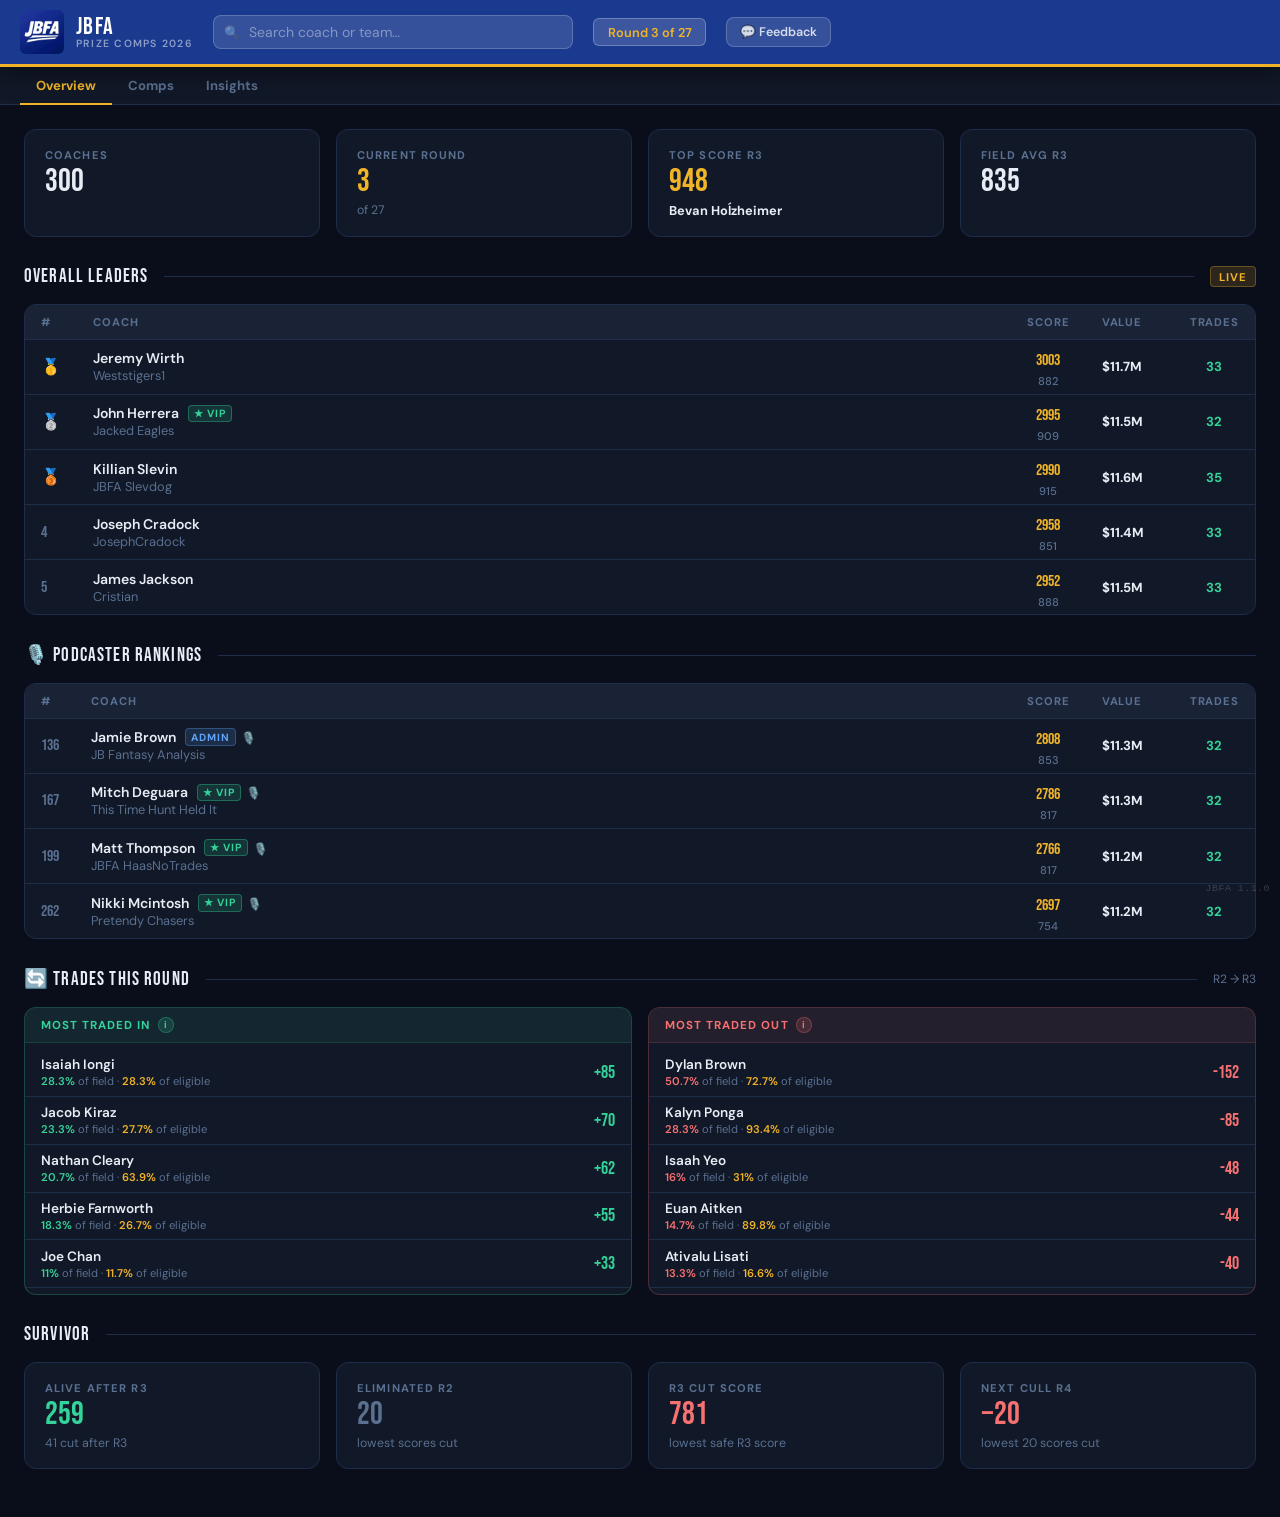
<file: Weekly Archive and backups/backup/7. 28 March - First bye planner/index.html>
<!DOCTYPE html>

<html lang="en">
<head>
<meta charset="UTF-8">
<meta name="viewport" content="width=device-width, initial-scale=1.0">
<link rel="icon" href="data:image/svg+xml,<svg xmlns='http://www.w3.org/2000/svg' viewBox='0 0 100 100'><text y='.9em' font-size='90'>🏉</text></svg>">
<title>JBFA Fantasy League — 2026</title>
<link href="https://fonts.googleapis.com/css2?family=Bebas+Neue&family=DM+Sans:wght@400;500;600&display=swap" rel="stylesheet">

<link rel="stylesheet" href="style.css">

</head>
<body>

<header>
  <div class="hdr">
    <div class="logo-wrap" onclick="goHome()">
      <img class="logo-img" src="logo.jpg" alt="JBFA">
      <div><div class="logo-text">JBFA</div><span class="logo-sub">Prize Comps 2026</span></div>
    </div>
    <div class="sw">
      <span class="si">🔍</span>
      <input id="gs" type="text" placeholder="Search coach or team…" autocomplete="off">
      <div class="sdrop" id="sdrop"></div>
    </div>
    <div class="rpill" id="rpill" style="cursor:pointer">Round 2 of 27</div>
    <button onclick="document.getElementById('fmodal').style.display='flex'" style="background:rgba(255,255,255,.12);border:1px solid rgba(255,255,255,.2);border-radius:8px;padding:.35rem .8rem;color:rgba(255,255,255,.8);font-family:'DM Sans',sans-serif;font-size:.78rem;font-weight:600;cursor:pointer;white-space:nowrap;flex-shrink:0;transition:background .15s;" onmouseover="this.style.background='rgba(255,255,255,.2)'" onmouseout="this.style.background='rgba(255,255,255,.12)'">💬 Feedback</button>
  </div>
</header>



<div class="nav">
  <div class="nav-top">
    <button class="nb-top active" id="nbt-ov" onclick="showTopTab('ov')">Overview</button>
    <button class="nb-top" id="nbt-comp" onclick="showTopTab('comp')">Comps</button>
    <button class="nb-top" id="nbt-insights" onclick="showTopTab('insights')">Insights</button>
  </div>
  <div class="nav-sub" id="nav-sub-comp" style="display:none">
    <button class="nb" id="nb-how" onclick="showTab(event,'how')">How It Works</button>
    <div class="nsep"></div>
    <button class="nb" id="nb-p1" onclick="showTab(event,'p1')">Qualifying</button>
    <button class="nb" id="nb-p2" onclick="showTab(event,'p2')">Seeding</button>
    <button class="nb" id="nb-p3" onclick="showTab(event,'p3')">Knockout</button>
    <div class="nsep"></div>
    <button class="nb" id="nb-c2" onclick="showTab(event,'c2')">🎯 Survivor</button>
    <div class="nsep"></div>
    <button class="nb" id="nb-vip" onclick="showTab(event,'vip')">⭐ VIP</button>
    <div class="nsep"></div>
    <button class="nb" id="nb-prizes" onclick="showTab(event,'prizes')">🏆 Prizes</button>
  </div>
  <div class="nav-sub" id="nav-sub-insights" style="display:none">
    <button class="nb" id="nb-stats" onclick="showTab(event,'stats')">📈 Stats</button>
    <button class="nb" id="nb-players" onclick="showTab(event,'players')">🏉 Ownership</button>
    <button class="nb" id="nb-pp" onclick="showTab(event,'pp')">💰 Price Predictor</button>
    <button class="nb" id="nb-sd" onclick="showTab(event,'sd')">📊 Score Distribution</button>
    <button class="nb" id="nb-bye" onclick="showTab(event,'bye')">📅 Bye Planner</button>
  </div>
</div>

<main>

  <!-- COACH VIEW -->
  <div id="cv">
    <button class="cvback" onclick="closeCv()">← Back</button>
    <div id="cvc"></div>
  </div>

  <!-- OVERVIEW -->
  <div class="panel active" id="panel-ov">
    <div class="sr">
      <div class="sc"><div class="scl">Coaches</div><div class="scv" id="sc-total">--</div><div class="scs"></div></div>
      <div class="sc"><div class="scl">Current Round</div><div class="scv" style="color:var(--accent)" id="sc-cur-round">--</div><div class="scs">of 27</div></div>
      <div class="sc"><div class="scl" id="sc-top-label">Top Score R--</div><div class="scv" style="color:var(--accent)" id="sc-top-val">1163</div><div class="scs" id="sc-top-coach" style="color:var(--text);font-weight:700;font-size:.8rem">--</div></div>
      <div class="sc"><div class="scl" id="sc-avg-label">Field Avg R--</div><div class="scv" id="sc-avg-val">--</div><div class="scs" id="sc-avg-sub"></div></div>
    </div>
    <div class="sh"><div class="sht">Overall Leaders</div><div class="shl"></div><span class="badge bt1">Live</span></div>
    <div class="tw"><div class="tw-scroll"><table id="ovt">
      <colgroup><col style="width:38px"><col><col style="width:72px"><col style="width:88px"><col style="width:60px"></colgroup>
      <thead><tr><th>#</th><th>Coach</th><th style="text-align:center">Score</th><th>Value</th><th>Trades</th></tr></thead>
      <tbody id="ov-top"></tbody>
    </table></div></div>
    <div class="sh"><div class="sht">🎙️ Podcaster Rankings</div><div class="shl"></div></div>
    <div class="tw"><div class="tw-scroll"><table id="ovp">
      <colgroup><col style="width:38px"><col><col style="width:72px"><col style="width:88px"><col style="width:60px"></colgroup>
      <thead><tr><th>#</th><th>Coach</th><th style="text-align:center">Score</th><th>Value</th><th>Trades</th></tr></thead>
      <tbody id="ov-pod"></tbody>
    </table></div></div>
    <div class="sh"><div class="sht">🔄 Trades This Round</div><div class="shl"></div><span id="ov-trade-rnd" style="font-size:.75rem;color:var(--muted)"></span></div>
    <div style="display:grid;grid-template-columns:1fr 1fr;gap:1rem;margin-bottom:1.5rem;">
      <div style="background:var(--surface);border:1px solid rgba(52,211,153,.25);border-radius:12px;overflow:hidden;">
        <div style="background:rgba(52,211,153,.08);padding:.55rem 1rem;border-bottom:1px solid rgba(52,211,153,.15);font-size:.72rem;font-weight:700;text-transform:uppercase;letter-spacing:.09em;color:var(--green);display:flex;align-items:center">Most Traded In<button class="trade-info-btn" onclick="document.getElementById('trade-info-modal').classList.add('open')" title="What does % eligible mean?" style="border-color:rgba(52,211,153,.3);background:rgba(52,211,153,.15);color:var(--green);">i</button></div>
        <div id="ov-traded-in" style="padding:.35rem 0;"></div>
      </div>
      <div style="background:var(--surface);border:1px solid rgba(248,113,113,.25);border-radius:12px;overflow:hidden;">
        <div style="background:rgba(248,113,113,.08);padding:.55rem 1rem;border-bottom:1px solid rgba(248,113,113,.15);font-size:.72rem;font-weight:700;text-transform:uppercase;letter-spacing:.09em;color:var(--red);display:flex;align-items:center">Most Traded Out<button class="trade-info-btn" onclick="document.getElementById('trade-info-modal').classList.add('open')" title="What does % eligible mean?" style="border-color:rgba(248,113,113,.3);background:rgba(248,113,113,.15);color:var(--red);">i</button></div>
        <div id="ov-traded-out" style="padding:.35rem 0;"></div>
      </div>
    </div>
    <div class="sh"><div class="sht">Survivor</div><div class="shl"></div></div>
    <div class="sr" id="sr-surv-ov">
      <div class="sc"><div class="scl" id="sc-alive-label">Alive After R2</div><div class="scv" style="color:var(--green)" id="sc-alive">…</div><div class="scs" id="sc-alive-sub">— cut after last round</div></div>
      <div class="sc"><div class="scl">Eliminated R2</div><div class="scv" style="color:var(--muted)">20</div><div class="scs">lowest scores cut</div></div>
      <div class="sc"><div class="scl" id="sc-cut-label-ov">R2 Cut Score</div><div class="scv" style="color:var(--red)" id="sc-cut-val-ov">963</div><div class="scs" id="sc-cut-scs-ov">lowest safe R2 score</div></div>
      <div class="sc"><div class="scl" id="sc-next-cull-label">Next Cull</div><div class="scv" style="color:var(--red)" id="sc-next-cull-val">—</div><div class="scs" id="sc-next-cull-sub">lowest scores cut</div></div>
    </div>
  </div>

  <!-- HOW IT WORKS -->
  <div class="panel" id="panel-how">

    <!-- ── MAIN SEASON COMP ── -->
    <div style="border:1px solid rgba(26,58,143,.6);border-radius:16px;overflow:hidden;margin-bottom:2rem;">
      <div style="background:linear-gradient(135deg,rgba(26,58,143,.5),rgba(26,58,143,.25));padding:1rem 1.5rem;display:flex;align-items:center;justify-content:space-between;border-bottom:1px solid rgba(26,58,143,.4);">
        <div style="display:flex;align-items:center;gap:.75rem;">
          <span style="font-size:1.4rem">🏟️</span>
          <div>
            <div style="font-family:'Bebas Neue',sans-serif;font-size:1.3rem;letter-spacing:.06em;color:#fff">Main Season Comp</div>
            <div style="font-size:.72rem;color:rgba(255,255,255,.45);text-transform:uppercase;letter-spacing:.1em">3 Phases · Rounds 1–27</div>
          </div>
        </div>
        <div style="display:flex;gap:.4rem">
          <span class="badge bt1">Qualifying</span>
          <span class="badge bt2">Seeding</span>
          <span class="badge bp3">Knockout</span>
        </div>
      </div>
      <div style="padding:1.5rem;">
        <div class="tl" style="margin-top:0">
          <div class="tls cur" onclick="showTab(null,'p1')"><div class="tlr">R1–R8</div><div class="tll">Qualifying</div><div class="tld">All together</div></div>
          <div class="tls" onclick="showTab(null,'p2')"><div class="tlr">R9–R18</div><div class="tll">Seeding</div><div class="tld">3 Tier groups</div></div>
          <div class="tls" onclick="showTab(null,'p3')"><div class="tlr">R19–R27</div><div class="tll">Knockout</div><div class="tld">Full Knockout</div></div>
        </div>
        <div class="tl-hint">↑ tap a phase to jump to its standings</div>
        <div class="hg">
          <div class="hc">
            <div style="display:flex;align-items:center;gap:.6rem;margin-bottom:.6rem"><span class="badge bt1" style="font-size:.75rem;padding:.2rem .6rem">Qualifying</span><span style="color:var(--muted);font-size:.8rem">Rounds 1–8</span></div>
            <div class="ht">All In</div>
            <p>All <span class="dyn-total">JBFA</span> coaches compete together, points accumulate each week. Your <strong>rank after Round 8</strong> determines which tier you enter for Seeding.</p>
          </div>
          <div class="hc">
            <div style="display:flex;align-items:center;gap:.6rem;margin-bottom:.6rem"><span class="badge bt2" style="font-size:.75rem;padding:.2rem .6rem">Seeding</span><span style="color:var(--muted);font-size:.8rem">Rounds 9–18</span></div>
            <div class="ht">Tier Groups</div>
            <p><strong class="ac">Points reset to zero</strong> at Round 9. Three separate competitions run for 10 rounds with their own prizes.</p>
            <div style="display:flex;flex-direction:column;gap:.5rem;margin-top:.85rem">
              <div style="display:flex;align-items:center;justify-content:space-between;background:var(--surface2);border-radius:6px;padding:.5rem .75rem"><div style="display:flex;align-items:center;gap:.5rem"><span class="badge bt1">Tier 1</span><span style="font-size:.82rem;font-weight:600">Premiership</span></div><span style="font-size:.78rem;color:var(--muted)">Top 100</span></div>
              <div style="display:flex;align-items:center;justify-content:space-between;background:var(--surface2);border-radius:6px;padding:.5rem .75rem"><div style="display:flex;align-items:center;gap:.5rem"><span class="badge bt2">Tier 2</span><span style="font-size:.82rem;font-weight:600">Championship</span></div><span style="font-size:.78rem;color:var(--muted)">Ranks 101–200</span></div>
              <div style="display:flex;align-items:center;justify-content:space-between;background:var(--surface2);border-radius:6px;padding:.5rem .75rem"><div style="display:flex;align-items:center;gap:.5rem"><span class="badge bt3">Tier 3</span><span style="font-size:.82rem;font-weight:600">State Cup</span></div><span style="font-size:.78rem;color:var(--muted)">Ranks 201+</span></div>
            </div>
          </div>
          <div class="hc">
            <div style="display:flex;align-items:center;gap:.6rem;margin-bottom:.6rem"><span class="badge bp3" style="font-size:.75rem;padding:.2rem .6rem">Knockout</span><span style="color:var(--muted);font-size:.8rem">Rounds 19–27</span></div>
            <div class="ht">Full Knockout</div>
            <p>All coaches re-enter a <strong>seeded bracket</strong> based on Seeding results. Top seeds receive byes in R19. The <strong class="ac">top 4 coaches</strong> share the main prizes.</p>
          </div>
        </div>
      </div>
    </div>

    <!-- ── SURVIVAL KNOCKOUT ── -->
    <div style="border:1px solid rgba(248,113,113,.3);border-radius:16px;overflow:hidden;margin-bottom:2rem;">
      <div style="background:linear-gradient(135deg,rgba(220,38,38,.2),rgba(220,38,38,.08));padding:1rem 1.5rem;display:flex;align-items:center;justify-content:space-between;border-bottom:1px solid rgba(248,113,113,.2);">
        <div style="display:flex;align-items:center;gap:.75rem;">
          <span style="font-size:1.4rem">🎯</span>
          <div>
            <div style="font-family:'Bebas Neue',sans-serif;font-size:1.3rem;letter-spacing:.06em;color:#fff">Survivor</div>
            <div style="font-size:.72rem;color:rgba(255,255,255,.45);text-transform:uppercase;letter-spacing:.1em">Runs all 27 rounds in parallel</div>
          </div>
        </div>
        <span class="badge balive" style="font-size:.7rem">Weekly Score Only</span>
      </div>
      <div style="padding:1.5rem;display:grid;grid-template-columns:1fr 1fr;gap:1.5rem;">
        <div>
          <div class="ht" style="margin-bottom:.5rem">How it works</div>
          <p style="font-size:.875rem;color:var(--muted);line-height:1.65">Runs in parallel with the Main Season Comp across all 27 rounds. Each round the coaches with the <strong style="color:var(--text)">lowest score that week</strong> are eliminated — regardless of how they've performed before. <strong style="color:var(--text)">Weekly score only, never cumulative.</strong></p>
          <p style="font-size:.72rem;color:var(--muted);line-height:1.6;margin-top:.5rem;opacity:.7">* Tiebreaker: if coaches finish on the same score at the cut line, the coach with the higher score from the <em>previous round</em> is retained. Ties cascade back further if still equal. In Round 1 (no prior round), tied coaches at the cut are both kept safe.</p>
        </div>
        <div>
          <div class="ht" style="margin-bottom:.5rem">Key facts</div>
          <div style="display:flex;flex-direction:column;gap:.4rem">
            <div style="display:flex;justify-content:space-between;font-size:.82rem;padding:.4rem .6rem;background:var(--surface2);border-radius:6px"><span style="color:var(--muted)">Started</span><strong>299 coaches</strong></div>
            <div style="display:flex;justify-content:space-between;font-size:.82rem;padding:.4rem .6rem;background:var(--surface2);border-radius:6px"><span style="color:var(--muted)">Round 1</span><strong style="color:var(--green)">No eliminations</strong></div>
            <div style="display:flex;justify-content:space-between;font-size:.82rem;padding:.4rem .6rem;background:var(--surface2);border-radius:6px"><span style="color:var(--muted)">Winner</span><strong>Last coach standing (R27)</strong></div>
          </div>
        </div>
      </div>
    </div>

    <!-- ── VIP OVERALL COMP ── -->
    <div style="border:1px solid rgba(52,211,153,.3);border-radius:16px;overflow:hidden;margin-bottom:1rem;">
      <div style="background:linear-gradient(135deg,rgba(52,211,153,.15),rgba(52,211,153,.05));padding:1rem 1.5rem;display:flex;align-items:center;justify-content:space-between;border-bottom:1px solid rgba(52,211,153,.2);">
        <div style="display:flex;align-items:center;gap:.75rem;">
          <span style="font-size:1.4rem">⭐</span>
          <div>
            <div style="font-family:'Bebas Neue',sans-serif;font-size:1.3rem;letter-spacing:.06em;color:var(--vip)">VIP Overall Comp</div>
            <div style="font-size:.72rem;color:rgba(255,255,255,.45);text-transform:uppercase;letter-spacing:.1em">68 designated entries · Cumulative all season</div>
          </div>
        </div>
        <span class="badge bvip dyn-vip-badge" style="font-size:.7rem">68 Entries</span>
      </div>
      <div style="padding:1.5rem;display:grid;grid-template-columns:1fr 1fr;gap:1.5rem;">
        <div>
          <div class="ht" style="margin-bottom:.5rem">How it works</div>
          <p style="font-size:.875rem;color:var(--muted);line-height:1.65">Exclusive to VIP members. A <strong style="color:var(--text)">cumulative season-long standings</strong> using each VIP's designated entry. Coaches with multiple teams nominate one entry for this leaderboard. Best cumulative score across all 27 rounds wins.</p>
        </div>
        <div>
          <div class="ht" style="margin-bottom:.5rem">Key facts</div>
          <div style="display:flex;flex-direction:column;gap:.4rem">
            <div style="display:flex;justify-content:space-between;font-size:.82rem;padding:.4rem .6rem;background:var(--surface2);border-radius:6px"><span style="color:var(--muted)">Entrants</span><strong style="color:var(--vip)">68 VIP coaches</strong></div>
            <div style="display:flex;justify-content:space-between;font-size:.82rem;padding:.4rem .6rem;background:var(--surface2);border-radius:6px"><span style="color:var(--muted)">Scoring</span><strong>Cumulative — all 27 rounds</strong></div>
            <div style="display:flex;justify-content:space-between;font-size:.82rem;padding:.4rem .6rem;background:var(--surface2);border-radius:6px"><span style="color:var(--muted)">Entries per coach</span><strong>One designated entry only</strong></div>
          </div>
        </div>
      </div>
    </div>

  </div>

  <!-- PHASE 1 -->
  <div class="panel" id="panel-p1">
    <div class="sh" style="margin-top:0"><div class="sht">Qualifying — Current Rankings</div><div class="shl"></div><span class="badge bt1" style="font-size:.68rem">Rounds 1–8</span></div>
    <p style="color:var(--muted);font-size:.875rem;margin-bottom:1.25rem;" id="standings-sub">Standings after Round 2. Click any row for coach profile.</p>
    <div class="fr">
      <span class="fil">Filter:</span>
      <input class="fi" id="p1fi" placeholder="Search coach or team…" oninput="fP1()">
      <span style="margin-left:auto;font-size:.82rem;color:var(--muted)" id="p1ct"></span>
    </div>
    <div class="tw"><div class="tw-scroll"><table id="p1t">
      <colgroup><col style="width:38px"><col><col style="width:72px"><col style="width:88px"><col style="width:60px"></colgroup>
      <thead><tr><th>#</th><th>Coach</th><th style="text-align:center">Score</th><th>Value</th><th>Trades</th></tr></thead>
      <tbody id="p1b"></tbody>
    </table></div></div>
    <div class="pager" id="p1pg"></div>
  </div>

  <!-- PHASE 2 -->
  <div class="panel" id="panel-p2">
    <div class="cs"><div class="csi">🏆</div><h3>Seeding — Tier Groups</h3><p>Begins Round 9. Tier splits determined by Qualifying ranking after Round 8.</p></div>
  </div>

  <!-- PHASE 3 -->
  <div class="panel" id="panel-p3">
    <div class="cs"><div class="csi">⚔️</div><h3>Knockout</h3><p>Begins Round 19. All coaches re-enter a seeded bracket based on Seeding results.</p></div>
  </div>

  <!-- SURVIVAL -->
  <div class="panel" id="panel-c2">
    <div class="sh" style="margin-top:0"><div class="sht">Survivor</div><div class="shl"></div></div>
    <p style="color:var(--muted);font-size:.875rem;margin-bottom:1.5rem;"><strong style="color:var(--text)">Weekly score only — not cumulative.</strong> Each round the coaches with the lowest <em>that week's score</em> are eliminated, regardless of how they've performed before. Survive each round. Last coach standing after Round 27 wins.</p>
    <div class="sr">
      <div class="sc"><div class="scl">Started</div><div class="scv" id="sc-started">299</div><div class="scs">coaches</div></div>
      <div class="sc"><div class="scl">Still Alive</div><div class="scv" style="color:var(--green)" id="sc-still-alive">…</div><div class="scs" id="sc-still-alive-sub">after R2</div></div>
      <div class="sc"><div class="scl">Eliminated</div><div class="scv" style="color:var(--muted)" id="sc-elim-count">—</div><div class="scs" id="sc-elim-sub">cut to date</div></div>
      <div class="sc"><div class="scl" id="sc-cut-label">R2 Cut Score</div><div class="scv" style="color:var(--red)" id="sc-cut-val">963</div><div class="scs">lowest safe R2 score</div></div>
      <div class="sc"><div class="scl" id="sc-next-drop-label">Next Drop</div><div class="scv" style="color:var(--red)" id="sc-next-drop-val">—</div><div class="scs">lowest weekly scores cut</div></div>
    </div>
    <div class="sh"><div class="sht">Full Drop Schedule</div><div class="shl"></div></div>
    <div style="display:flex;gap:.5rem;flex-wrap:wrap;margin-bottom:.75rem;align-items:center;">
      <span style="font-size:.7rem;color:var(--muted);font-weight:700;text-transform:uppercase;letter-spacing:.08em">% cut:</span>
      <span style="font-size:.72rem;color:var(--green);background:rgba(52,211,153,.1);border:1px solid rgba(52,211,153,.25);border-radius:4px;padding:.1rem .4rem">0%</span>
      <span style="font-size:.72rem;color:var(--blue);background:rgba(96,165,250,.1);border:1px solid rgba(96,165,250,.25);border-radius:4px;padding:.1rem .4rem">&lt;5%</span>
      <span style="font-size:.72rem;color:var(--accent);background:rgba(240,180,41,.1);border:1px solid rgba(240,180,41,.25);border-radius:4px;padding:.1rem .4rem">&lt;10%</span>
      <span style="font-size:.72rem;color:#fb923c;background:rgba(251,146,60,.1);border:1px solid rgba(251,146,60,.25);border-radius:4px;padding:.1rem .4rem">&lt;20%</span>
      <span style="font-size:.72rem;color:var(--red);background:rgba(248,113,113,.1);border:1px solid rgba(248,113,113,.25);border-radius:4px;padding:.1rem .4rem">&lt;35%</span>
      <span style="font-size:.72rem;color:#ef4444;background:rgba(220,38,38,.1);border:1px solid rgba(220,38,38,.25);border-radius:4px;padding:.1rem .4rem">35%+</span>
    </div>
    <p style="font-size:.78rem;color:var(--muted);margin-bottom:.5rem;">💡 <strong style="color:var(--text)">Click any round</strong> to see which coaches were eliminated that round.</p>
    <div class="sg" id="sgrid"></div>
    <div id="elim-popup" style="display:none;margin-top:.75rem;background:var(--surface2);border:1px solid var(--border);border-radius:10px;padding:1rem;"></div>
  </div>

  <!-- PLAYERS TAB -->
  <div class="panel" id="panel-players">
    <div class="sh" style="margin-top:0"><div class="sht">🏉 Player Insights</div><div class="shl"></div><span class="badge bt2" style="font-size:.68rem" id="pl-round-badge">Round 2 data</span></div>
    <p style="color:var(--muted);font-size:.875rem;margin-bottom:1.5rem;">Ownership and trade data across all JBFA coaches.</p>

    <!-- Trade Summary -->
    <div style="display:grid;grid-template-columns:1fr 1fr;gap:1rem;margin-bottom:1.5rem;">
      <div style="background:var(--surface);border:1px solid rgba(52,211,153,.3);border-radius:12px;overflow:hidden;">
        <div style="background:rgba(52,211,153,.1);padding:.65rem 1rem;border-bottom:1px solid rgba(52,211,153,.2);font-family:'Bebas Neue',sans-serif;font-size:.95rem;letter-spacing:.06em;color:var(--green);display:flex;align-items:center;">🔥 Most Traded IN<button class="trade-info-btn" onclick="document.getElementById('trade-info-modal').classList.add('open')" title="What does % eligible mean?">i</button></div>
        <div id="pl-traded-in" style="padding:.5rem 0;"></div>
      </div>
      <div style="background:var(--surface);border:1px solid rgba(248,113,113,.3);border-radius:12px;overflow:hidden;">
        <div style="background:rgba(248,113,113,.1);padding:.65rem 1rem;border-bottom:1px solid rgba(248,113,113,.2);font-family:'Bebas Neue',sans-serif;font-size:.95rem;letter-spacing:.06em;color:var(--red);display:flex;align-items:center;">📉 Most Traded OUT<button class="trade-info-btn" onclick="document.getElementById('trade-info-modal').classList.add('open')" title="What does % eligible mean?">i</button></div>
        <div id="pl-traded-out" style="padding:.5rem 0;"></div>
      </div>
    </div>

    <!-- Full ownership table -->
    <div class="sh"><div class="sht">Ownership Rankings</div><div class="shl"></div></div>
    <div class="fr">
      <span class="fil">Filter:</span>
      <input class="fi" id="plfi" placeholder="Search player…" oninput="fPlayers()" style="width:200px">
      <select id="plsort" onchange="fPlayers()" style="background:var(--surface2);border:1px solid var(--border);border-radius:8px;padding:.4rem .75rem;color:var(--text);font-family:'DM Sans',sans-serif;font-size:.85rem;outline:none;">
        <option value="ownedDesc">Ownership: High → Low</option>
        <option value="ownedAsc">Ownership: Low → High</option>
        <option value="topN">Top-N Ownership: High → Low</option>
        <option value="cost">Price: High → Low</option>
        <option value="tradedIn">Most Traded In</option>
        <option value="tradedOut">Most Traded Out</option>
      </select>
      <div style="display:flex;align-items:center;gap:.4rem;">
        <label style="font-size:.72rem;color:var(--accent);font-weight:700;white-space:nowrap">Top</label>
        <input id="pltopn" type="number" value="100" min="1" max="300" oninput="fPlayers()" style="width:54px;background:rgba(240,180,41,.08);border:1px solid rgba(240,180,41,.35);border-radius:6px;padding:.35rem .5rem;color:var(--accent);font-family:'DM Sans',sans-serif;font-size:.85rem;outline:none;text-align:center;font-weight:700;">
        <label style="font-size:.72rem;color:var(--accent);font-weight:700;white-space:nowrap">coaches ↓</label>
      </div>
      <span style="margin-left:auto;font-size:.82rem;color:var(--muted)" id="plct"></span>
    </div>
    <p style="font-size:.72rem;color:var(--muted);margin-bottom:.5rem;font-style:italic">⚠️ Player prices reflect last round's data — updated prices appear in next week's export.</p>
    <div id="pl-table-wrap"><div class="tw"><div class="tw-scroll"><table id="plt">
      <thead><tr><th>#</th><th>Player</th><th>Price</th><th>Ownership</th><th id="topn-header" style="background:rgba(240,180,41,.12);color:var(--accent);border-left:2px solid rgba(240,180,41,.3);border-right:2px solid rgba(240,180,41,.3);">Top 100</th><th>Traded In ↑</th><th style="font-size:.65rem">% of field</th><th style="font-size:.65rem">% eligible</th><th>Traded Out ↓</th><th style="font-size:.65rem">% of field</th><th style="font-size:.65rem">% eligible</th></tr></thead>
      <tbody id="plb"></tbody>
    </table></div></div></div>
    <div id="pl-card-list"></div>
  </div>

  <!-- VIP COMP -->
  <div class="panel" id="panel-vip">
    <div class="vip-banner">
      <div class="vip-banner-icon">⭐</div>
      <div>
        <h2>VIP Overall Comp</h2>
        <p>Exclusive to VIP members. Cumulative season-long standings using each VIP's designated entry. One entry per coach. <span class="dyn-vip-count">68</span> competitors.</p>
      </div>
    </div>
    <div class="sr">
      <div class="sc"><div class="scl">VIP Entries</div><div class="scv" style="color:var(--vip)">68</div><div class="scs">competitors</div></div>
      <div class="sc"><div class="scl" id="vip-top-label">Top Score R2</div><div class="scv" style="color:var(--accent)" id="vip-top">—</div><div class="scs" id="vip-top-team" style="color:var(--text);font-weight:700;font-size:.8rem">—</div></div>
      <div class="sc"><div class="scl">1st Prize</div><div class="scv" style="color:var(--vip);font-size:1.6rem;margin-top:.2rem">$500</div><hr style="border:none;border-top:1px solid var(--border);margin:.4rem 0"><div style="font-size:.65rem;text-transform:uppercase;letter-spacing:.08em;color:var(--muted)">Runner-up</div><div style="font-family:'Bebas Neue',sans-serif;font-size:1.1rem;color:var(--vip);letter-spacing:.04em;margin:.1rem 0">$100 <span style="font-size:.75rem;color:var(--muted)">JBFA Credit</span></div></div>
    </div>
    <div class="sh"><div class="sht">VIP Leaderboard</div><div class="shl"></div></div>
    <div class="fr"><span class="fil">Filter:</span><input class="fi" id="vipfi" placeholder="Search VIP coach or team…" oninput="fVip()"></div>
    <div class="tw"><div class="tw-scroll"><table id="vipt">
      <colgroup><col style="width:38px"><col><col style="width:72px"><col style="width:88px"><col style="width:60px"></colgroup>
      <thead><tr><th>#</th><th>Coach</th><th style="text-align:center">Score</th><th>Value</th><th>Trades</th></tr></thead>
      <tbody id="vipb"></tbody>
    </table></div></div>
    <div class="pager" id="vippg"></div>
  </div>

  <!-- PRIZES -->
  <div class="panel" id="panel-prizes">
    <div class="sh" style="margin-top:0"><div class="sht">Prize Pool — 2026 Season</div><div class="shl"></div></div>

    <!-- OVERALL CUMULATIVE -->
    <div style="border:1px solid rgba(240,180,41,.6);border-radius:16px;overflow:hidden;margin-bottom:2rem;">
      <div style="background:linear-gradient(135deg,rgba(240,180,41,.3),rgba(240,180,41,.12));padding:1rem 1.5rem;display:flex;align-items:center;justify-content:space-between;border-bottom:1px solid rgba(240,180,41,.3);">
        <div style="display:flex;align-items:center;gap:.75rem;">
          <span style="font-size:1.4rem">🌟</span>
          <div>
            <div style="font-family:'Bebas Neue',sans-serif;font-size:1.3rem;letter-spacing:.06em;color:#f0b429">Overall Points — Season Total</div>
            <div style="font-size:.72rem;color:rgba(255,255,255,.45);text-transform:uppercase;letter-spacing:.1em">All JBFA coaches · Cumulative all 27 rounds</div>
          </div>
        </div>
        <span class="badge bt1" style="font-size:.7rem">Top 5 Paid</span>
      </div>
      <div style="padding:1.5rem;">
        <div class="prizes-grid">
          <div class="prize-card gold"><div class="prize-title">🥇 1st Place</div><div class="prize-amount" style="font-family:'Bebas Neue',sans-serif;font-size:2rem;color:var(--accent);letter-spacing:.04em;margin:.5rem 0;">$750</div><div class="prize-winner"><span class="prize-pill"><span class="prize-pill-dot"></span>Winner TBD</span></div></div>
          <div class="prize-card gold"><div class="prize-title">🥈 2nd Place</div><div class="prize-amount" style="font-family:'Bebas Neue',sans-serif;font-size:2rem;color:var(--accent);letter-spacing:.04em;margin:.5rem 0;">$350</div><div class="prize-winner"><span class="prize-pill"><span class="prize-pill-dot"></span>Winner TBD</span></div></div>
          <div class="prize-card gold"><div class="prize-title">🥉 3rd Place</div><div class="prize-amount" style="font-family:'Bebas Neue',sans-serif;font-size:1.3rem;color:var(--accent);letter-spacing:.04em;margin:.5rem 0;">2027 JBFA<br>VIP Package</div><div class="prize-winner"><span class="prize-pill"><span class="prize-pill-dot"></span>Winner TBD</span></div></div>
          <div class="prize-card gold"><div class="prize-title">4th Place</div><div class="prize-amount" style="font-family:'Bebas Neue',sans-serif;font-size:1.6rem;color:var(--accent);letter-spacing:.04em;margin:.5rem 0;">$100 <span style="font-size:.9rem">+ Hat &amp; Shirt</span></div><div class="prize-winner"><span class="prize-pill"><span class="prize-pill-dot"></span>Winner TBD</span></div></div>
          <div class="prize-card gold"><div class="prize-title">5th Place</div><div class="prize-amount" style="font-family:'Bebas Neue',sans-serif;font-size:2rem;color:var(--accent);letter-spacing:.04em;margin:.5rem 0;">$75</div><div class="prize-winner"><span class="prize-pill"><span class="prize-pill-dot"></span>Winner TBD</span></div></div>
        </div>
      </div>
    </div>

    <!-- MAIN SEASON COMP -->
    <div style="border:1px solid rgba(26,58,143,.6);border-radius:16px;overflow:hidden;margin-bottom:2rem;">
      <div style="background:linear-gradient(135deg,rgba(26,58,143,.5),rgba(26,58,143,.25));padding:1rem 1.5rem;display:flex;align-items:center;justify-content:space-between;border-bottom:1px solid rgba(26,58,143,.4);">
        <div style="display:flex;align-items:center;gap:.75rem;">
          <span style="font-size:1.4rem">🏟️</span>
          <div>
            <div style="font-family:'Bebas Neue',sans-serif;font-size:1.3rem;letter-spacing:.06em;color:#fff">Main Season Comp</div>
            <div style="font-size:.72rem;color:rgba(255,255,255,.45);text-transform:uppercase;letter-spacing:.1em">Seeding Tiers · Knockout</div>
          </div>
        </div>
        <div style="display:flex;gap:.4rem;flex-wrap:wrap;justify-content:flex-end">
          <span class="badge bt1">Tier 1</span><span class="badge bt2">Tier 2</span><span class="badge bt3">Tier 3</span>
          <span class="badge bp3">Knockout</span>
        </div>
      </div>
      <div style="padding:1.5rem;">
        <div style="font-size:.75rem;font-weight:700;text-transform:uppercase;letter-spacing:.1em;color:var(--muted);margin-bottom:.75rem">Seeding — Tier Prizes (Rounds 9–18)</div>
        <div class="prizes-grid" style="margin-bottom:1.5rem">
          <div class="prize-card blue">
            <div class="prize-title"><span class="badge bt1" style="margin-bottom:.4rem;display:inline-flex">Tier 1</span> Premiership</div>
            <div style="font-size:.68rem;text-transform:uppercase;letter-spacing:.1em;color:var(--muted);margin-top:.25rem">1st Place</div>
            <div class="prize-amount" style="font-family:'Bebas Neue',sans-serif;font-size:1.6rem;color:var(--t1);letter-spacing:.04em;margin:.2rem 0">$400</div>
            <hr style="border:none;border-top:1px solid var(--border);margin:.5rem 0">
            <div style="font-size:.68rem;text-transform:uppercase;letter-spacing:.1em;color:var(--muted)">Runner-up</div>
            <div style="font-family:'Bebas Neue',sans-serif;font-size:1.3rem;color:var(--t1);letter-spacing:.04em;margin:.2rem 0">$150 <span style="font-size:.9rem">+ JBFA Hat</span></div>
            <div class="prize-winner"><span class="prize-pill"><span class="prize-pill-dot"></span>Winner TBD</span></div>
          </div>
          <div class="prize-card blue">
            <div class="prize-title"><span class="badge bt2" style="margin-bottom:.4rem;display:inline-flex">Tier 2</span> Championship</div>
            <div style="font-size:.68rem;text-transform:uppercase;letter-spacing:.1em;color:var(--muted);margin-top:.25rem">1st Place</div>
            <div class="prize-amount" style="font-family:'Bebas Neue',sans-serif;font-size:1.6rem;color:var(--t2);letter-spacing:.04em;margin:.2rem 0">$200</div>
            <hr style="border:none;border-top:1px solid var(--border);margin:.5rem 0">
            <div style="font-size:.68rem;text-transform:uppercase;letter-spacing:.1em;color:var(--muted)">Runner-up</div>
            <div style="font-family:'Bebas Neue',sans-serif;font-size:1.1rem;color:var(--t2);letter-spacing:.04em;margin:.2rem 0">2027 JBFA Legends Pack</div>
            <div class="prize-winner"><span class="prize-pill"><span class="prize-pill-dot"></span>Winner TBD</span></div>
          </div>
          <div class="prize-card blue">
            <div class="prize-title"><span class="badge bt3" style="margin-bottom:.4rem;display:inline-flex">Tier 3</span> State Cup</div>
            <div style="font-size:.68rem;text-transform:uppercase;letter-spacing:.1em;color:var(--muted);margin-top:.25rem">1st Place</div>
            <div class="prize-amount" style="font-family:'Bebas Neue',sans-serif;font-size:1.6rem;color:var(--t3);letter-spacing:.04em;margin:.2rem 0">$100</div>
            <hr style="border:none;border-top:1px solid var(--border);margin:.5rem 0">
            <div style="font-size:.68rem;text-transform:uppercase;letter-spacing:.1em;color:var(--muted)">Runner-up</div>
            <div style="font-family:'Bebas Neue',sans-serif;font-size:1.1rem;color:var(--t3);letter-spacing:.04em;margin:.2rem 0">JBFA Hat &amp; T-Shirt</div>
            <div class="prize-winner"><span class="prize-pill"><span class="prize-pill-dot"></span>Winner TBD</span></div>
          </div>
        </div>
        <div style="font-size:.75rem;font-weight:700;text-transform:uppercase;letter-spacing:.1em;color:var(--muted);margin-bottom:.75rem">Knockout — Top 4 (Rounds 19–27)</div>
        <div class="prizes-grid">
          <div class="prize-card gold"><div class="prize-title">🥇 1st Place</div><div class="prize-amount" style="font-family:'Bebas Neue',sans-serif;font-size:2rem;color:var(--accent);letter-spacing:.04em;margin:.5rem 0;">$350</div><div class="prize-winner"><span class="prize-pill"><span class="prize-pill-dot"></span>Winner TBD</span></div></div>
          <div class="prize-card gold"><div class="prize-title">🥈 2nd Place</div><div class="prize-amount" style="font-family:'Bebas Neue',sans-serif;font-size:2rem;color:var(--accent);letter-spacing:.04em;margin:.5rem 0;">$250</div><div class="prize-winner"><span class="prize-pill"><span class="prize-pill-dot"></span>Winner TBD</span></div></div>
          <div class="prize-card gold"><div class="prize-title">🥉 3rd Place</div><div class="prize-amount" style="font-family:'Bebas Neue',sans-serif;font-size:2rem;color:var(--accent);letter-spacing:.04em;margin:.5rem 0;">$150</div><div class="prize-winner"><span class="prize-pill"><span class="prize-pill-dot"></span>Winner TBD</span></div></div>
          <div class="prize-card gold"><div class="prize-title">4th Place</div><div class="prize-amount" style="font-family:'Bebas Neue',sans-serif;font-size:1.3rem;color:var(--accent);letter-spacing:.04em;margin:.5rem 0;">2027 JBFA<br>Legends Package</div><div class="prize-winner"><span class="prize-pill"><span class="prize-pill-dot"></span>Winner TBD</span></div></div>
        </div>
      </div>
    </div>

    <!-- SURVIVOR -->
    <div style="border:1px solid rgba(248,113,113,.3);border-radius:16px;overflow:hidden;margin-bottom:2rem;">
      <div style="background:linear-gradient(135deg,rgba(220,38,38,.2),rgba(220,38,38,.08));padding:1rem 1.5rem;display:flex;align-items:center;justify-content:space-between;border-bottom:1px solid rgba(248,113,113,.2);">
        <div style="display:flex;align-items:center;gap:.75rem;">
          <span style="font-size:1.4rem">🎯</span>
          <div>
            <div style="font-family:'Bebas Neue',sans-serif;font-size:1.3rem;letter-spacing:.06em;color:#fff">Survivor</div>
            <div style="font-size:.72rem;color:rgba(255,255,255,.45);text-transform:uppercase;letter-spacing:.1em">Last coaches standing · Top 4 paid</div>
          </div>
        </div>
        <span class="badge balive" style="font-size:.7rem">Weekly Score Only</span>
      </div>
      <div style="padding:1.5rem;">
        <div class="prizes-grid">
          <div class="prize-card green"><div class="prize-title">🥇 1st Place</div><div class="prize-amount" style="font-family:'Bebas Neue',sans-serif;font-size:2rem;color:var(--green);letter-spacing:.04em;margin:.5rem 0;">$400</div><div class="prize-winner"><span class="prize-pill"><span class="prize-pill-dot"></span>Winner TBD</span></div></div>
          <div class="prize-card green"><div class="prize-title">🥈 2nd Place</div><div class="prize-amount" style="font-family:'Bebas Neue',sans-serif;font-size:2rem;color:var(--green);letter-spacing:.04em;margin:.5rem 0;">$300</div><div class="prize-winner"><span class="prize-pill"><span class="prize-pill-dot"></span>Winner TBD</span></div></div>
          <div class="prize-card green"><div class="prize-title">🥉 3rd Place</div><div class="prize-amount" style="font-family:'Bebas Neue',sans-serif;font-size:2rem;color:var(--green);letter-spacing:.04em;margin:.5rem 0;">$150</div><div class="prize-winner"><span class="prize-pill"><span class="prize-pill-dot"></span>Winner TBD</span></div></div>
          <div class="prize-card green"><div class="prize-title">4th Place</div><div class="prize-amount" style="font-family:'Bebas Neue',sans-serif;font-size:1.3rem;color:var(--green);letter-spacing:.04em;margin:.5rem 0;">2027 JBFA<br>Legends Package</div><div class="prize-winner"><span class="prize-pill"><span class="prize-pill-dot"></span>Winner TBD</span></div></div>
        </div>
      </div>
    </div>

    <!-- VIP COMP -->
    <div style="border:1px solid rgba(52,211,153,.3);border-radius:16px;overflow:hidden;margin-bottom:2rem;">
      <div style="background:linear-gradient(135deg,rgba(52,211,153,.15),rgba(52,211,153,.05));padding:1rem 1.5rem;display:flex;align-items:center;justify-content:space-between;border-bottom:1px solid rgba(52,211,153,.2);">
        <div style="display:flex;align-items:center;gap:.75rem;">
          <span style="font-size:1.4rem">⭐</span>
          <div>
            <div style="font-family:'Bebas Neue',sans-serif;font-size:1.3rem;letter-spacing:.06em;color:var(--vip)">VIP Overall Comp</div>
            <div style="font-size:.72rem;color:rgba(255,255,255,.45);text-transform:uppercase;letter-spacing:.1em">68 entries · Cumulative all season</div>
          </div>
        </div>
        <span class="badge bvip dyn-vip-badge" style="font-size:.7rem">68 Entries</span>
      </div>
      <div style="padding:1.5rem;">
        <div class="prizes-grid" style="margin-bottom:1rem">
          <div class="prize-card purple"><div class="prize-title">⭐ VIP Season Champion</div><div style="font-size:.68rem;text-transform:uppercase;letter-spacing:.1em;color:var(--muted);margin:.25rem 0">1st Place</div><div class="prize-amount" style="font-family:'Bebas Neue',sans-serif;font-size:2rem;color:var(--vip);letter-spacing:.04em;margin:.2rem 0;">$500</div><div class="prize-winner"><span class="prize-pill"><span class="prize-pill-dot"></span>Winner TBD</span></div></div>
          <div class="prize-card purple"><div class="prize-title">⭐ VIP Season Runner-Up</div><div class="prize-amount" style="font-family:'Bebas Neue',sans-serif;font-size:2rem;color:var(--vip);letter-spacing:.04em;margin:.5rem 0;">$100 <span style="font-size:1rem;color:var(--muted)">JBFA Credit</span></div><div class="prize-winner"><span class="prize-pill"><span class="prize-pill-dot"></span>Winner TBD</span></div></div>
        </div>
        <div style="background:rgba(52,211,153,.08);border:1px solid rgba(52,211,153,.2);border-radius:10px;padding:.85rem 1.1rem;display:flex;align-items:flex-start;gap:.75rem;">
          <span style="font-size:1.1rem;flex-shrink:0">⭐</span>
          <div style="font-size:.82rem;color:var(--muted);line-height:1.6"><strong style="color:var(--vip)">VIP Jackpot Bonus</strong> — VIP members who win any cash prize receive a <strong style="color:var(--vip)">25% bonus</strong> on top of their winnings. Does not apply to the VIP Overall Comp prizes.</div>
        </div>
      </div>
    </div>

    <!-- OTHER COMPS -->
    <div style="border:1px solid rgba(251,146,60,.35);border-radius:16px;overflow:hidden;margin-bottom:2rem;">
      <div style="background:linear-gradient(135deg,rgba(251,146,60,.18),rgba(251,146,60,.06));padding:1rem 1.5rem;display:flex;align-items:center;justify-content:space-between;border-bottom:1px solid rgba(251,146,60,.25);">
        <div style="display:flex;align-items:center;gap:.75rem;">
          <span style="font-size:1.4rem">🏉</span>
          <div>
            <div style="font-family:'Bebas Neue',sans-serif;font-size:1.3rem;letter-spacing:.06em;color:#fb923c">Other Comps</div>
            <div style="font-size:.72rem;color:rgba(255,255,255,.45);text-transform:uppercase;letter-spacing:.1em">SuperCoach · Tipping · Origin · Finals</div>
          </div>
        </div>
      </div>
      <div style="padding:1.5rem;">
        <div class="prizes-grid">
          <!-- SuperCoach -->
          <div class="prize-card" style="border-top:3px solid #84cc16;">
            <div class="prize-title" style="display:flex;align-items:center;gap:.5rem"><span style="background:#84cc16;color:#1a2e05;font-size:.65rem;font-weight:700;padding:.15rem .45rem;border-radius:4px;letter-spacing:.05em">SC</span> SuperCoach</div>
            <div style="font-size:.68rem;text-transform:uppercase;letter-spacing:.1em;color:var(--muted);margin:.25rem 0">1st Place</div>
            <div class="prize-amount" style="font-family:'Bebas Neue',sans-serif;font-size:1.6rem;color:#84cc16;letter-spacing:.04em;margin:.2rem 0">$200</div>
            <hr style="border:none;border-top:1px solid var(--border);margin:.5rem 0">
            <div style="font-size:.68rem;text-transform:uppercase;letter-spacing:.1em;color:var(--muted)">Runner-up</div>
            <div style="font-family:'Bebas Neue',sans-serif;font-size:1.1rem;color:#84cc16;letter-spacing:.04em;margin:.2rem 0">2027 JBFA Legends Pack</div>
            <div class="prize-winner"><span class="prize-pill"><span class="prize-pill-dot"></span>Winner TBD</span></div>
          </div>
          <!-- Tipping -->
          <div class="prize-card" style="border-top:3px solid #1a1a2e;">
            <div class="prize-title" style="display:flex;align-items:center;gap:.5rem"><span style="background:#1a1a2e;color:#fff;font-size:.65rem;font-weight:700;padding:.15rem .45rem;border-radius:4px;letter-spacing:.05em;border:1px solid #444">TIP</span> NRL Tipping</div>
            <div style="font-size:.68rem;text-transform:uppercase;letter-spacing:.1em;color:var(--muted);margin-top:.25rem">1st Place</div>
            <div class="prize-amount" style="font-family:'Bebas Neue',sans-serif;font-size:1.6rem;color:var(--text);letter-spacing:.04em;margin:.2rem 0">$150</div>
            <hr style="border:none;border-top:1px solid var(--border);margin:.5rem 0">
            <div style="font-size:.68rem;text-transform:uppercase;letter-spacing:.1em;color:var(--muted)">Runner-up</div>
            <div style="font-family:'Bebas Neue',sans-serif;font-size:1.3rem;color:var(--text);letter-spacing:.04em;margin:.2rem 0">$50</div>
            <div class="prize-winner"><span class="prize-pill"><span class="prize-pill-dot"></span>Winner TBD</span></div>
          </div>
          <!-- Origin Fantasy -->
          <div class="prize-card" style="border-top:3px solid #003087;">
            <div class="prize-title" style="display:flex;align-items:center;gap:.5rem"><span style="background:linear-gradient(90deg,#003087,#c8102e);color:#fff;font-size:.65rem;font-weight:700;padding:.15rem .45rem;border-radius:4px;letter-spacing:.05em">SOO</span> Origin Fantasy</div>
            <div class="prize-amount" style="font-family:'Bebas Neue',sans-serif;font-size:1.6rem;color:#60a5fa;letter-spacing:.04em;margin:.4rem 0">$50 <span style="font-size:.85rem;color:var(--muted)">1st</span></div>
            <div class="prize-winner"><span class="prize-pill"><span class="prize-pill-dot"></span>Winner TBD</span></div>
          </div>
          <!-- Finals Fantasy -->
          <div class="prize-card" style="border-top:3px solid var(--accent);">
            <div class="prize-title" style="display:flex;align-items:center;gap:.5rem"><span style="background:var(--accent);color:#000;font-size:.65rem;font-weight:700;padding:.15rem .45rem;border-radius:4px;letter-spacing:.05em">FIN</span> Finals Fantasy</div>
            <div class="prize-amount" style="font-family:'Bebas Neue',sans-serif;font-size:1.6rem;color:var(--accent);letter-spacing:.04em;margin:.4rem 0">$50 <span style="font-size:.85rem;color:var(--muted)">1st</span></div>
            <div class="prize-winner"><span class="prize-pill"><span class="prize-pill-dot"></span>Winner TBD</span></div>
          </div>
        </div>
      </div>
    </div>

    <div class="sh"><div class="sht">Winnings Leaderboard</div><div class="shl"></div></div>
    <div class="tw"><div class="tw-scroll"><table>
      <thead><tr><th>#</th><th>Coach</th><th>Team</th><th>Comp Won</th><th>Winnings</th></tr></thead>
      <tbody><tr><td colspan="5" style="text-align:center;color:var(--muted);padding:2rem;font-size:.875rem">No prizes awarded yet — season in progress.</td></tr></tbody>
    </table></div></div>
  </div>
<!-- PRICE PREDICTOR PANEL -->
<div class="panel" id="panel-pp">
  <!-- Coming Soon placeholder — shown when ENABLE_PRICE_PREDICTOR = false -->
  <div id="pp-coming-soon">
    <div class="cs">
      <div class="csi">💰</div>
      <h3>Price Predictor</h3>
      <p>Coming soon — project in progress. This tool will let you forecast player prices and break-evens based on projected scores.</p>
    </div>
  </div>

  <!-- Full calculator — shown when ENABLE_PRICE_PREDICTOR = true -->
  <div id="pp-calculator" style="display:none">
    <div class="sh" style="margin-top:0"><div class="sht">💰 Price Predictor</div><div class="shl"></div></div>
    <p style="color:var(--muted);font-size:.875rem;margin-bottom:1.25rem;">Select a player, enter projected scores for the next 4 rounds, and see their estimated price movement and break-evens.</p>

    <div class="pp-disclaimer">
      <strong>Model accuracy:</strong> Treat projections as <strong>estimates</strong>, not official values.
    </div>

    <!-- Player Search -->
    <div class="pp-search-wrap" id="pp-search-wrap">
      <span class="pp-search-icon">🔍</span>
      <input type="text" id="pp-search-input" placeholder="Search player…" autocomplete="off" oninput="ppSearch()" onfocus="ppSearch()">
      <div class="pp-drop" id="pp-drop"></div>
    </div>

    <!-- Selected Player Card -->
    <div id="pp-player-card" style="display:none">
      <div class="pp-player-card">
        <div class="pp-player-info">
          <div class="pp-player-name" id="pp-pname">—</div>
          <div class="pp-player-meta" id="pp-pmeta">—</div>
        </div>
        <div class="pp-player-stats" id="pp-pstats"></div>
      </div>

      <!-- Score Inputs -->
      <div class="pp-inputs">
        <div class="pp-inputs-title">Projected Scores — Next 3 Rounds</div>
        <div class="pp-rounds-grid" id="pp-round-inputs"></div>
      </div>

      <!-- Results Table -->
      <div class="pp-results">
        <div class="pp-results-header">Projected Price Movement</div>
        <div style="overflow-x:auto">
          <table class="pp-results-table">
            <thead>
              <tr>
                <th>Round</th>
                <th>Proj. Score</th>
                <th>Break-Even</th>
                <th>vs BE</th>
                <th>Proj. Price</th>
                <th>Price Change</th>
                <th>Total Gain/Loss</th>
              </tr>
            </thead>
            <tbody id="pp-results-body">
              <tr><td colspan="7" class="pp-empty">Enter projected scores above to see price projections</td></tr>
            </tbody>
          </table>
        </div>
      </div>

      <button onclick="ppClear()" style="background:none;border:1px solid var(--border);border-radius:8px;padding:.4rem .9rem;color:var(--muted);font-family:'DM Sans',sans-serif;font-size:.82rem;font-weight:600;cursor:pointer;transition:all .15s;margin-bottom:1.5rem;">✕ Clear selection</button>
    </div>

    <div id="pp-no-player" style="text-align:center;padding:3rem 1rem;color:var(--muted);font-size:.875rem;">
      Search for a player above to get started
    </div>
  </div>
</div>
<!-- END PRICE PREDICTOR PANEL -->
<!-- SCORE DISTRIBUTION PANEL -->
<div class="panel" id="panel-sd">
  <div class="sh" style="margin-top:0"><div class="sht">📊 Score Distribution</div><div class="shl"></div></div>
  <p style="color:var(--muted);font-size:.875rem;margin-bottom:1.25rem;">How scores are spread across all JBFA coaches for a selected round.</p>
  <div id="sd-round-selector" style="display:flex;gap:.4rem;flex-wrap:wrap;margin-bottom:1.25rem;"></div>
  <div id="sd-summary" style="font-size:.82rem;color:var(--muted);margin-bottom:1.25rem;min-height:1.2em;"></div>
  <div id="score-distribution"></div>
</div>
<!-- END SCORE DISTRIBUTION PANEL -->
<!-- STATS PANEL -->
<div class="panel" id="panel-stats">
  <!-- Coming Soon placeholder — shown when ENABLE_STATS = false -->
  <div id="stats-coming-soon">
    <div class="cs">
      <div class="csi">📈</div>
      <h3>Stats</h3>
      <p>Coming soon — project in progress. This tool will let you explore per-game stats, leaderboards, and rankings for all players.</p>
    </div>
  </div>

  <!-- Full stats panel — shown when ENABLE_STATS = true -->
  <div id="stats-content" style="display:none">
  <div class="sh" style="margin-top:0"><div class="sht">📈 Stats</div><div class="shl"></div></div>
  <!-- Pill tabs -->
  <div class="stats-pills" id="stats-pills">
    <button class="stats-pill active" data-view="player" onclick="statsShowView('player')">Player View</button>
    <button class="stats-pill" data-view="leaderboard" onclick="statsShowView('leaderboard')">Leaderboard</button>
  </div>

  <!-- ── PLAYER VIEW ── -->
  <div class="stats-view" id="stats-view-player">
    <div class="stats-search-wrap" id="stats-search-wrap">
      <span class="stats-search-icon">🔍</span>
      <input type="text" id="stats-search-input" placeholder="Search player…" autocomplete="off" oninput="statsSearch()" onfocus="statsSearch()">
      <div class="stats-drop" id="stats-drop"></div>
    </div>
    <div id="stats-player-content">
      <div id="stats-no-player" style="text-align:center;padding:3rem 1rem;color:var(--muted);font-size:.875rem;">Search for a player above to see their stats</div>
      <div id="stats-player-card" style="display:none"></div>
    </div>
  </div>

  <!-- ── LEADERBOARD VIEW ── -->
  <div class="stats-view" id="stats-view-leaderboard" style="display:none">
    <div id="stats-lb-table-wrap" style="overflow-x:auto;margin-top:.75rem;"></div>
  </div>

  </div>
</div>
<!-- END STATS PANEL -->

<!-- BYE PLANNER PANEL -->
<div class="panel" id="panel-bye">
  <div id="bye-content">
    <div class="sh" style="margin-top:0"><div class="sht">📅 Bye Planner</div><div class="shl"></div></div>

    <!-- Coach selector -->
    <div id="bye-coach-select" style="margin-bottom:1rem;">
      <div style="font-size:.82rem;color:var(--muted);margin-bottom:.5rem">Select your coach to load your squad:</div>
      <div style="display:flex;gap:.5rem;align-items:center">
        <div class="bye-search-wrap">
          <span class="bye-search-icon">🔍</span>
          <input type="text" id="bye-coach-input" placeholder="Search coach…" autocomplete="off">
          <div class="bye-drop" id="bye-coach-drop"></div>
        </div>
      </div>
    </div>

    <!-- Assumptions bar -->
    <div id="bye-assumptions-bar" style="display:none;">
      <div class="bye-assumptions-header" id="bye-assumptions-toggle">
        <span id="bye-assumptions-summary">Origin: 0 active &nbsp; Manual: 0</span>
        <span class="bye-chevron" id="bye-assumptions-chevron">▼</span>
      </div>
      <div class="bye-assumptions-body" id="bye-assumptions-body" style="display:none;">
        <div class="bye-assumptions-section">
          <div class="bye-assumptions-label">Origin Players (my squad)</div>
          <div id="bye-origin-list"></div>
          <div id="bye-origin-add-wrap" style="margin-top:.35rem">
            <div class="bye-search-wrap bye-search-wrap-sm" style="display:inline-block">
              <input type="text" id="bye-origin-add-search" placeholder="Add Origin player…" autocomplete="off">
              <div class="bye-drop" id="bye-origin-add-drop"></div>
            </div>
          </div>
        </div>
        <div class="bye-assumptions-section">
          <div class="bye-assumptions-label">Manual Unavailable</div>
          <div id="bye-manual-list"></div>
          <button class="bye-add-btn" id="bye-add-manual-btn">+ Add player</button>
          <div id="bye-manual-add-ui" style="display:none;">
            <div style="display:flex;gap:.4rem;align-items:center;margin-top:.35rem;flex-wrap:wrap;">
              <div class="bye-search-wrap bye-search-wrap-sm">
                <input type="text" id="bye-manual-search" placeholder="Player name…" autocomplete="off">
                <div class="bye-drop" id="bye-manual-drop"></div>
              </div>
              <select id="bye-manual-scope" class="bye-select">
                <option value="single">This round only</option>
                <option value="forward">From this round on</option>
              </select>
              <button class="bye-small-btn" id="bye-manual-confirm">Add</button>
              <button class="bye-small-btn bye-small-btn-muted" id="bye-manual-cancel">Cancel</button>
            </div>
          </div>
        </div>
      </div>
    </div>

    <!-- Main layout -->
    <div id="bye-main" style="display:none;">
      <div class="bye-layout">
        <!-- Left: Round Rail -->
        <div class="bye-rail" id="bye-rail"></div>

        <!-- Centre -->
        <div class="bye-centre" id="bye-centre">
          <div id="bye-pattern" class="bye-card"></div>
          <div id="bye-problematic" class="bye-card"></div>
          <div id="bye-detail" class="bye-card"></div>
          <div id="bye-audit" class="bye-card" style="display:none"></div>
        </div>

        <!-- Right: Trade Planner -->
        <div class="bye-trades" id="bye-trades">
          <div class="bye-card">
            <div class="bye-card-title">Planned Trades</div>
            <div id="bye-trade-list"></div>
            <button class="bye-add-btn" id="bye-add-trade-btn">+ Add Trade</button>
            <div id="bye-trade-add-ui" style="display:none;">
              <div class="bye-trade-form">
                <div style="margin-bottom:.35rem">
                  <label class="bye-form-label">Round</label>
                  <select id="bye-trade-round" class="bye-select" style="width:5rem;"></select>
                </div>
                <div style="margin-bottom:.35rem">
                  <label class="bye-form-label">Trade OUT</label>
                  <div class="bye-search-wrap bye-search-wrap-sm">
                    <input type="text" id="bye-trade-out-search" placeholder="Player out…" autocomplete="off">
                    <div class="bye-drop" id="bye-trade-out-drop"></div>
                  </div>
                  <div id="bye-trade-out-selected" class="bye-trade-selected-name"></div>
                </div>
                <div style="margin-bottom:.35rem">
                  <label class="bye-form-label">Trade IN</label>
                  <div class="bye-search-wrap bye-search-wrap-sm">
                    <input type="text" id="bye-trade-in-search" placeholder="Player in…" autocomplete="off">
                    <div class="bye-drop" id="bye-trade-in-drop"></div>
                  </div>
                  <div id="bye-trade-in-selected" class="bye-trade-selected-name" style="color:var(--green)"></div>
                </div>
                <div style="display:flex;gap:.4rem;margin-top:.5rem">
                  <button class="bye-small-btn" id="bye-trade-confirm">Confirm</button>
                  <button class="bye-small-btn bye-small-btn-muted" id="bye-trade-cancel">Cancel</button>
                </div>
              </div>
            </div>
          </div>
        </div>
      </div>
    </div>

  </div>
</div>
<!-- END BYE PLANNER PANEL -->

<div class="trade-info-modal" id="trade-info-modal" onclick="if(event.target===this)this.classList.remove('open')">
  <div class="trade-info-box">
    <button class="trade-info-close" onclick="document.getElementById('trade-info-modal').classList.remove('open')">✕</button>
    <div style="font-family:'Bebas Neue',sans-serif;font-size:1.1rem;letter-spacing:.06em;margin-bottom:.75rem;color:var(--text)">Understanding Trade %</div>
    <div style="font-size:.875rem;color:var(--muted);line-height:1.7">
      <p style="margin-bottom:.75rem"><strong style="color:var(--text)">% of field</strong> — The percentage of <em>all JBFA coaches</em> who traded this player in or out this round.</p>
      <p style="margin-bottom:.75rem"><strong style="color:var(--text)">% eligible</strong> — The percentage of coaches who <em>could have</em> made the trade and chose to do so.</p>
      <p style="margin-bottom:.75rem;padding:.6rem .85rem;background:rgba(240,180,41,.06);border-left:3px solid var(--accent);border-radius:0 6px 6px 0;color:var(--text);font-size:.82rem">
        <strong>Example:</strong> If a player was owned by 10% of coaches before the round, and 9% of all coaches traded him out, then 90% of eligible coaches chose to move him on — the % eligible tells you <em>how decisive</em> the trade move was.
      </p>
      <p style="font-size:.77rem;color:var(--muted);font-style:italic">Note: A coach can only trade out a player they own, so % eligible is always ≥ % of field for trades out.</p>
    </div>
  </div>
</div>

</main>



<!-- PLAYER CARD MODAL -->
<div id="plmodal" style="display:none;position:fixed;inset:0;background:rgba(0,0,0,.75);z-index:3000;align-items:center;justify-content:center;padding:1rem;" onclick="if(event.target===this)closePlModal()">
  <div class="plmodal-inner" style="background:var(--surface);border:1px solid var(--border);border-radius:16px;padding:1.5rem;width:100%;max-width:440px;position:relative;max-height:90vh;overflow-y:auto;transform:translateY(12px);opacity:0;transition:transform .18s,opacity .18s;">
    <button onclick="closePlModal()" style="position:absolute;top:.75rem;right:.75rem;background:none;border:none;color:var(--muted);font-size:1.1rem;cursor:pointer;line-height:1;padding:.2rem .4rem;z-index:1;">✕</button>
    <div id="plmodal-body"></div>
  </div>
</div>

<!-- FEEDBACK MODAL -->
<div id="fmodal" style="display:none;position:fixed;inset:0;background:rgba(0,0,0,.75);z-index:3000;align-items:center;justify-content:center;padding:1rem;">
  <div style="background:var(--surface);border:1px solid var(--border);border-radius:16px;padding:1.5rem;width:100%;max-width:420px;position:relative;">
    <button onclick="closeFeedback()" style="position:absolute;top:.75rem;right:.75rem;background:none;border:none;color:var(--muted);font-size:1.1rem;cursor:pointer;line-height:1;padding:.2rem .4rem;">✕</button>
    <div style="font-family:'Bebas Neue',sans-serif;font-size:1.3rem;letter-spacing:.06em;margin-bottom:.25rem;">💬 Send Feedback</div>
    <p style="font-size:.82rem;color:var(--muted);margin-bottom:1.25rem;line-height:1.5;">Got a bug, suggestion, or just want to say something? We read everything.</p>
    <div id="fok" style="display:none;background:rgba(52,211,153,.12);border:1px solid rgba(52,211,153,.3);border-radius:8px;padding:.75rem 1rem;font-size:.875rem;color:var(--green);margin-bottom:1rem;">✓ Feedback sent — thanks!</div>
    <form id="fform">
      <div style="margin-bottom:.85rem;">
        <label style="font-size:.72rem;font-weight:700;text-transform:uppercase;letter-spacing:.08em;color:var(--muted);display:block;margin-bottom:.35rem;">Your name (optional)</label>
        <input name="name" type="text" placeholder="Coach name…" style="width:100%;background:var(--surface2);border:1px solid var(--border);border-radius:8px;padding:.5rem .85rem;color:var(--text);font-family:'DM Sans',sans-serif;font-size:.875rem;outline:none;">
      </div>
      <div style="margin-bottom:1rem;">
        <label style="font-size:.72rem;font-weight:700;text-transform:uppercase;letter-spacing:.08em;color:var(--muted);display:block;margin-bottom:.35rem;">Message</label>
        <textarea name="message" rows="4" placeholder="What's on your mind?" required style="width:100%;background:var(--surface2);border:1px solid var(--border);border-radius:8px;padding:.5rem .85rem;color:var(--text);font-family:'DM Sans',sans-serif;font-size:.875rem;outline:none;resize:vertical;"></textarea>
      </div>
      <button id="fsubmit" type="submit" style="width:100%;background:var(--jb);border:1px solid var(--jbl);border-radius:8px;padding:.6rem 1rem;color:#fff;font-family:'DM Sans',sans-serif;font-size:.875rem;font-weight:600;cursor:pointer;">Send Feedback</button>
    </form>
  </div>
</div>


<div id="jbfa-ver" style="position:fixed;bottom:6px;right:10px;font-size:.62rem;color:rgba(255,255,255,.18);font-family:monospace;pointer-events:none;z-index:9999;letter-spacing:.05em;">JBFA 1.1.0</div>

<!-- JavaScript file link (Don) -->
<template id="stats-row-template">
  <div class="stats-lb-row" style="display:flex;align-items:center;padding:.5rem .25rem;border-bottom:1px solid var(--border);gap:.5rem;">
    <span class="stats-rank" style="min-width:1.75rem;font-size:.8rem;color:var(--muted);"></span>
    <div style="flex:1;min-width:0;">
      <div class="stats-name" style="font-weight:600;white-space:nowrap;overflow:hidden;text-overflow:ellipsis;"></div>
      <div class="stats-pos" style="font-size:.7rem;color:var(--muted);"></div>
    </div>
    <div style="text-align:right;min-width:56px;">
      <div class="stats-score" style="font-weight:700;font-size:1rem;"></div>
      <div class="stats-pts" style="font-size:.7rem;color:var(--muted);"></div>
    </div>
    <div class="stats-games" style="font-size:.75rem;color:var(--muted);min-width:32px;text-align:right;"></div>
  </div>
</template>

<script src="dataFetcher.js"></script>
<script src="uiRenderer.js"></script>
<script src="app.js"></script>

<script>
function closeFeedback(){
  document.getElementById('fmodal').style.display='none';
  document.getElementById('fok').style.display='none';
  document.getElementById('fform').reset();
}

var _fm = document.getElementById('fmodal');
if (_fm) {
  _fm.addEventListener('click', function(e){
    if (e.target === this) closeFeedback();
  });
}

var _ff = document.getElementById('fform');
if (_ff) {
  _ff.addEventListener('submit', function(e){
    e.preventDefault();

    var btn = document.getElementById('fsubmit');
    btn.textContent = 'Sending…';
    btn.disabled = true;

    fetch('https://formspree.io/f/xlgplwnz', {
      method: 'POST',
      body: new FormData(this),
      headers: { 'Accept': 'application/json' }
    })
    .then(function(r){
      if (r.ok) {
        document.getElementById('fok').style.display = 'block';
        btn.textContent = 'Sent ✓';
        setTimeout(closeFeedback, 2000);
      } else {
        btn.textContent = 'Send Feedback';
        btn.disabled = false;
        alert('Something went wrong — try again.');
      }
    })
    .catch(function(){
      btn.textContent = 'Send Feedback';
      btn.disabled = false;
      alert('Something went wrong — try again.');
    });
  });
}
</script>

</body>
</html>
</file>
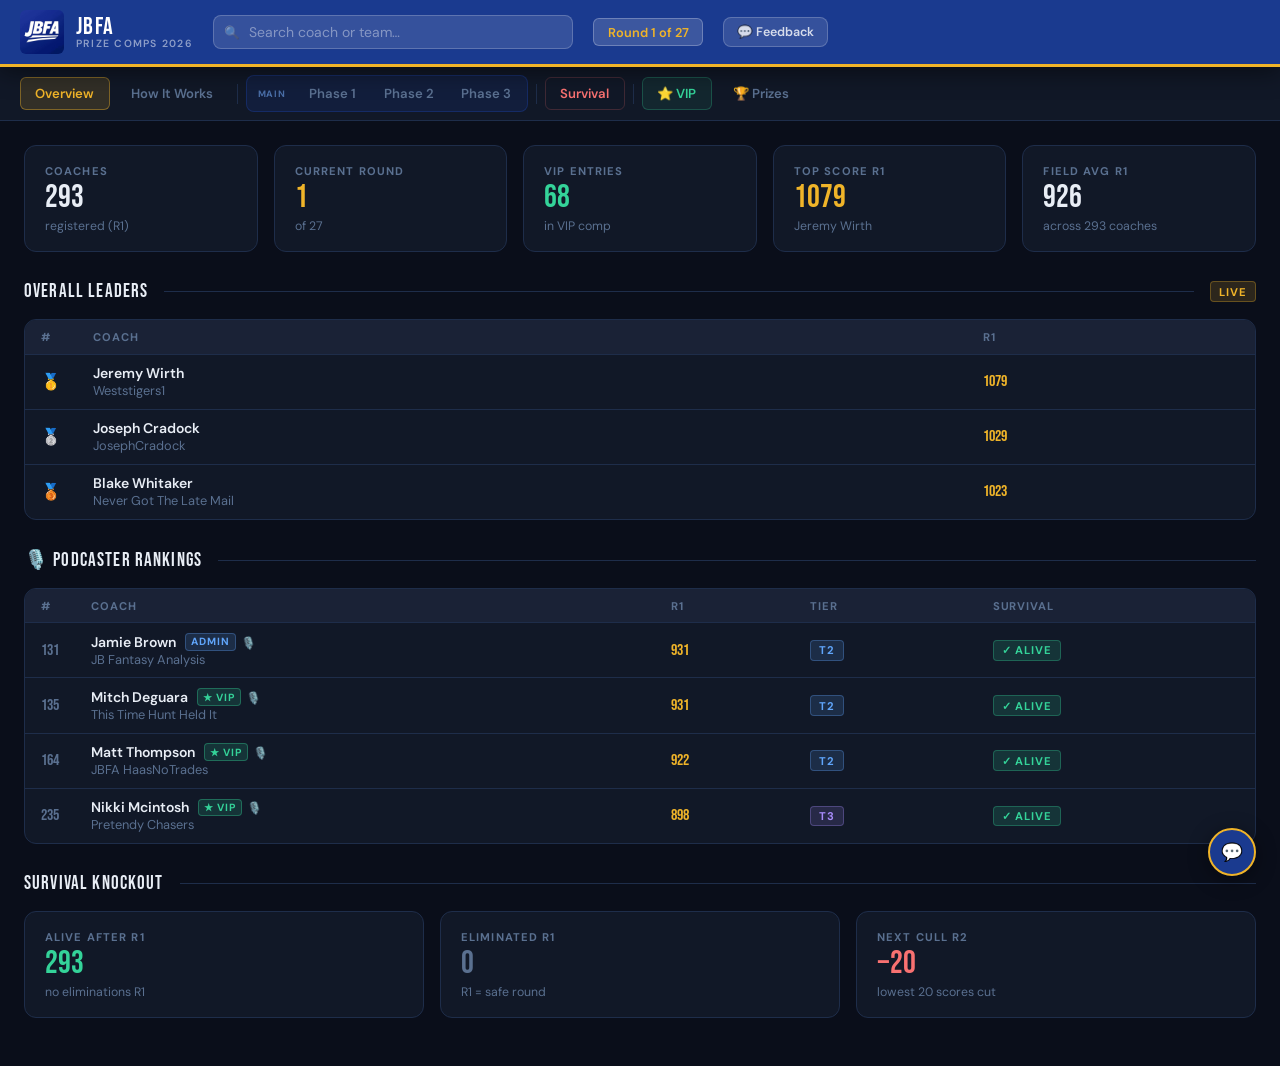
<file: jbfa_league_hq_r1-2.html>
<!DOCTYPE html>
<html lang="en">
<head>
<meta charset="UTF-8">
<meta name="viewport" content="width=device-width, initial-scale=1.0">
<title>JBFA Fantasy League — 2026</title>
<link href="https://fonts.googleapis.com/css2?family=Bebas+Neue&family=DM+Sans:wght@400;500;600&display=swap" rel="stylesheet">
<style>
:root{
  --bg:#0a0e1a; --surface:#111827; --surface2:#1a2236; --border:#1e2d4a;
  --accent:#f0b429; --jb:#1a3a8f; --jbl:#2451b3;
  --green:#34d399; --red:#f87171; --blue:#60a5fa; --purple:#a78bfa;
  --text:#e8edf5; --muted:#5a7090;
  --t1:#f0b429; --t2:#60a5fa; --t3:#a78bfa; --vip:#34d399;
  --p3:#fb923c;
}
*{margin:0;padding:0;box-sizing:border-box;}
body{background:var(--bg);color:var(--text);font-family:'DM Sans',sans-serif;min-height:100vh;}

/* HEADER */
header{position:sticky;top:0;z-index:200;background:var(--jb);border-bottom:3px solid var(--accent);box-shadow:0 4px 24px rgba(0,0,0,.5);}
.hdr{max-width:1400px;margin:0 auto;display:flex;align-items:center;gap:1.25rem;padding:0 1.25rem;height:64px;}
.logo-wrap{display:flex;align-items:center;gap:.75rem;flex-shrink:0;cursor:pointer;}
.logo-img{height:44px;width:44px;object-fit:contain;border-radius:6px;}
.logo-text{font-family:'Bebas Neue',sans-serif;font-size:1.5rem;letter-spacing:.06em;color:#fff;line-height:1;}
.logo-sub{display:block;font-family:'DM Sans',sans-serif;font-size:.65rem;font-weight:600;color:rgba(255,255,255,.5);text-transform:uppercase;letter-spacing:.12em;margin-top:-2px;}

/* SEARCH */
.sw{flex:1;max-width:360px;position:relative;}
.sw input{width:100%;background:rgba(255,255,255,.12);border:1px solid rgba(255,255,255,.2);border-radius:8px;padding:.45rem 1rem .45rem 2.2rem;color:#fff;font-family:'DM Sans',sans-serif;font-size:.875rem;outline:none;transition:border-color .2s,background .2s;}
.sw input::placeholder{color:rgba(255,255,255,.4);}
.sw input:focus{border-color:var(--accent);background:rgba(255,255,255,.18);}
.si{position:absolute;left:.7rem;top:50%;transform:translateY(-50%);color:rgba(255,255,255,.5);font-size:.8rem;pointer-events:none;}
.sdrop{display:none;position:absolute;top:calc(100% + 8px);left:0;right:0;background:var(--surface);border:1px solid var(--border);border-radius:10px;overflow:hidden;z-index:500;box-shadow:0 8px 32px rgba(0,0,0,.7);max-height:320px;overflow-y:auto;}
.sdi{display:flex;justify-content:space-between;align-items:center;padding:.65rem 1rem;cursor:pointer;border-bottom:1px solid var(--border);transition:background .12s;font-size:.85rem;}
.sdi:last-child{border-bottom:none;}
.sdi:hover{background:var(--surface2);}
.sdi-name{font-weight:600;}
.sdi-team{color:var(--muted);font-size:.77rem;}
.rpill{background:rgba(255,255,255,.15);border:1px solid rgba(255,255,255,.25);border-radius:6px;padding:.3rem .85rem;font-size:.8rem;font-weight:600;color:var(--accent);white-space:nowrap;flex-shrink:0;}

/* NAV */
.nav{background:var(--surface);border-bottom:1px solid var(--border);}
.nav-inner{max-width:1400px;margin:0 auto;display:flex;padding:0 1.25rem;overflow-x:auto;-webkit-overflow-scrolling:touch;align-items:center;gap:6px;}
.nb{background:none;border:1px solid transparent;border-radius:6px;color:var(--muted);font-family:'DM Sans',sans-serif;font-weight:600;font-size:.82rem;padding:.45rem .9rem;cursor:pointer;transition:color .15s,background .15s,border-color .15s;white-space:nowrap;flex-shrink:0;}
.nb:hover{color:var(--text);background:var(--surface2);border-color:var(--border);}
.nsep{width:1px;height:20px;background:var(--border);flex-shrink:0;margin:0 2px;}
/* Overview active */
#nb-ov.active{background:rgba(240,180,41,.15);border-color:rgba(240,180,41,.4);color:var(--accent);}
/* How It Works active */
#nb-how.active{background:var(--surface2);border-color:var(--border);color:var(--text);}
/* Main Comp group */
.nav-group{display:flex;align-items:center;background:rgba(26,58,143,.2);border:1px solid rgba(26,58,143,.5);border-radius:8px;padding:3px;gap:2px;flex-shrink:0;}
.nav-group-label{font-size:.58rem;font-weight:700;text-transform:uppercase;letter-spacing:.1em;color:#4a6fa8;padding:0 .5rem;white-space:nowrap;flex-shrink:0;}
.nav-group .nb{border-radius:5px;border:none;padding:.38rem .8rem;color:var(--muted);}
.nav-group .nb:hover{background:rgba(255,255,255,.08);color:var(--text);}
.nav-group .nb.active{background:rgba(26,58,143,.5);border:none;color:#fff;}
/* Survival active */
#nb-c2.active{background:rgba(248,113,113,.12);border-color:rgba(248,113,113,.35);color:var(--red);}
#nb-c2{color:#f87171;border-color:rgba(248,113,113,.2);}
#nb-c2:hover{background:rgba(248,113,113,.1);border-color:rgba(248,113,113,.35);color:var(--red);}
/* VIP active */
#nb-vip{background:rgba(52,211,153,.08);border-color:rgba(52,211,153,.25);color:var(--vip);}
#nb-vip:hover{background:rgba(52,211,153,.15);border-color:rgba(52,211,153,.4);}
#nb-vip.active{background:rgba(52,211,153,.18);border-color:rgba(52,211,153,.5);color:var(--vip);}
/* Prizes */
#nb-prizes.active{background:var(--surface2);border-color:var(--border);color:var(--text);}

/* MAIN */
main{max-width:1400px;margin:0 auto;padding:1.5rem;}
.panel{display:none!important;}
.panel.active{display:block!important;}

/* COACH VIEW */
#cv{display:none;}
#cv.open{display:block;}
.cvback{display:inline-flex;align-items:center;gap:.4rem;background:none;border:none;color:var(--muted);font-size:.85rem;font-weight:600;cursor:pointer;margin-bottom:1.25rem;padding:0;font-family:'DM Sans',sans-serif;transition:color .2s;}
.cvback:hover{color:var(--text);}
.cvhero{background:linear-gradient(135deg,var(--jb) 0%,var(--jbl) 100%);border:1px solid var(--border);border-radius:16px;padding:1.75rem;margin-bottom:1.25rem;display:flex;align-items:flex-start;gap:1.5rem;position:relative;overflow:hidden;}
.cvhero::before{content:'';position:absolute;top:0;right:0;width:200px;height:200px;background:radial-gradient(circle,rgba(240,180,41,.15) 0%,transparent 70%);pointer-events:none;}
.cvav{width:64px;height:64px;border-radius:12px;flex-shrink:0;background:rgba(255,255,255,.15);border:2px solid rgba(255,255,255,.3);display:flex;align-items:center;justify-content:center;font-family:'Bebas Neue',sans-serif;font-size:1.5rem;color:#fff;}
.cvn{font-family:'Bebas Neue',sans-serif;font-size:2rem;line-height:1;letter-spacing:.04em;color:#fff;}
.cvt{color:rgba(255,255,255,.65);font-size:.9rem;margin-top:.2rem;}
.cvtags{display:flex;gap:.5rem;flex-wrap:wrap;margin-top:.65rem;align-items:center;}
.cvstats{display:grid;grid-template-columns:repeat(auto-fit,minmax(130px,1fr));gap:.75rem;margin-bottom:1.25rem;}
.cvstat{background:var(--surface);border:1px solid var(--border);border-radius:10px;padding:.85rem 1rem;}
.cvsl{font-size:.68rem;text-transform:uppercase;letter-spacing:.1em;color:var(--muted);font-weight:700;margin-bottom:.2rem;}
.cvsv{font-family:'Bebas Neue',sans-serif;font-size:1.5rem;letter-spacing:.04em;line-height:1.1;}
.cvsec{background:var(--surface);border:1px solid var(--border);border-radius:12px;padding:1.25rem;margin-bottom:1rem;}
.cvsect{font-family:'Bebas Neue',sans-serif;font-size:1rem;letter-spacing:.06em;color:var(--muted);margin-bottom:.85rem;text-transform:uppercase;}
.schips{display:flex;gap:.4rem;flex-wrap:wrap;}
.schip{background:var(--surface2);border:1px solid var(--border);border-radius:6px;padding:.25rem .65rem;font-size:.82rem;font-weight:600;}

/* VIP BADGE */
.vip{display:inline-flex;align-items:center;gap:.2rem;background:rgba(52,211,153,.15);color:var(--vip);border:1px solid rgba(52,211,153,.35);border-radius:4px;padding:.08rem .35rem;font-size:.65rem;font-weight:700;text-transform:uppercase;letter-spacing:.08em;vertical-align:middle;margin-left:.3rem;white-space:nowrap;}
.admin{display:inline-flex;align-items:center;gap:.2rem;background:rgba(96,165,250,.15);color:var(--blue);border:1px solid rgba(96,165,250,.3);border-radius:4px;padding:.08rem .35rem;font-size:.65rem;font-weight:700;text-transform:uppercase;letter-spacing:.08em;vertical-align:middle;margin-left:.3rem;white-space:nowrap;}

/* PRIZES */
.prize-card{background:var(--surface);border:1px solid var(--border);border-radius:14px;padding:1.5rem;position:relative;overflow:hidden;}
.prize-card::before{content:'';position:absolute;top:0;left:0;right:0;height:3px;}
.prize-card.gold::before{background:linear-gradient(90deg,var(--accent),#ffd700);}
.prize-card.blue::before{background:linear-gradient(90deg,var(--blue),var(--purple));}
.prize-card.green::before{background:linear-gradient(90deg,var(--green),var(--blue));}
.prize-card.purple::before{background:linear-gradient(90deg,var(--purple),var(--red));}
.prize-title{font-family:'Bebas Neue',sans-serif;font-size:1.1rem;letter-spacing:.06em;margin-bottom:.25rem;}
.prize-desc{font-size:.8rem;color:var(--muted);margin-bottom:1rem;line-height:1.5;}
.prize-amount{font-family:'Bebas Neue',sans-serif;font-size:2rem;color:var(--accent);}
.prize-tbc{font-family:'Bebas Neue',sans-serif;font-size:1.4rem;color:var(--muted);}
.prize-winner{margin-top:.5rem;font-size:.82rem;color:var(--muted);}
.prize-winner strong{color:var(--text);}
.prizes-grid{display:grid;grid-template-columns:repeat(auto-fit,minmax(220px,1fr));gap:1rem;margin-bottom:1.5rem;}

/* STAT CARDS */
.sr{display:grid;grid-template-columns:repeat(auto-fit,minmax(140px,1fr));gap:1rem;margin-bottom:1.5rem;}
.sc{background:var(--surface);border:1px solid var(--border);border-radius:12px;padding:1.1rem 1.25rem;}
.scl{font-size:.7rem;text-transform:uppercase;letter-spacing:.1em;color:var(--muted);font-weight:700;}
.scv{font-family:'Bebas Neue',sans-serif;font-size:2rem;line-height:1.1;margin:.15rem 0;}
.scs{font-size:.77rem;color:var(--muted);}

/* SECTION HDR */
.sh{display:flex;align-items:center;gap:1rem;margin-bottom:1rem;margin-top:1.75rem;}
.sh:first-child{margin-top:0;}
.sht{font-family:'Bebas Neue',sans-serif;font-size:1.2rem;letter-spacing:.06em;white-space:nowrap;}
.shl{flex:1;height:1px;background:var(--border);}

/* BADGES */
.badge{display:inline-flex;align-items:center;font-size:.7rem;font-weight:700;text-transform:uppercase;letter-spacing:.08em;padding:.15rem .5rem;border-radius:4px;}
.bt1{background:rgba(240,180,41,.15);color:var(--t1);border:1px solid rgba(240,180,41,.3);}
.bt2{background:rgba(96,165,250,.15);color:var(--t2);border:1px solid rgba(96,165,250,.3);}
.bt3{background:rgba(167,139,250,.15);color:var(--t3);border:1px solid rgba(167,139,250,.3);}
.bp3{background:rgba(251,146,60,.15);color:var(--p3);border:1px solid rgba(251,146,60,.3);}
.balive{background:rgba(52,211,153,.15);color:var(--green);border:1px solid rgba(52,211,153,.3);}
.bvip{background:rgba(52,211,153,.15);color:var(--vip);border:1px solid rgba(52,211,153,.3);}
.bchamp{background:linear-gradient(135deg,rgba(240,180,41,.3),rgba(240,180,41,.12));color:#f0b429;border:1px solid rgba(240,180,41,.6);font-weight:700;}
.bru{background:rgba(192,192,192,.12);color:#b0b8c8;border:1px solid rgba(192,192,192,.3);}

/* TABLE */
.tw{background:var(--surface);border:1px solid var(--border);border-radius:12px;overflow:hidden;margin-bottom:1.5rem;}
.tw-scroll{overflow-x:auto;-webkit-overflow-scrolling:touch;}
table{width:100%;border-collapse:collapse;font-size:.875rem;min-width:480px;}
thead th{background:var(--surface2);padding:.6rem 1rem;text-align:left;font-size:.7rem;font-weight:700;text-transform:uppercase;letter-spacing:.08em;color:var(--muted);border-bottom:1px solid var(--border);white-space:nowrap;}
tbody tr{border-bottom:1px solid var(--border);transition:background .12s;cursor:pointer;}
tbody tr:last-child{border-bottom:none;}
tbody tr:hover{background:var(--surface2);}
td{padding:.6rem 1rem;vertical-align:middle;}
.trk{font-family:'Bebas Neue',sans-serif;font-size:1rem;color:var(--muted);width:44px;}
.tco{font-weight:600;display:flex;align-items:center;gap:.25rem;flex-wrap:wrap;}
.tte{color:var(--muted);font-size:.8rem;}
.tsc{font-family:'Bebas Neue',sans-serif;font-size:1rem;}
.tsc.hi{color:var(--accent);}
.tdiv td{padding:.3rem 1rem;background:rgba(26,58,143,.2);font-size:.7rem;font-weight:700;text-transform:uppercase;letter-spacing:.1em;color:var(--jbl);}

/* hide less critical columns on mobile */
@media(max-width:600px){
  table{min-width:0;font-size:.82rem;}
  td,thead th{padding:.5rem .6rem;}
  .trk{width:32px;}
  /* VIP table: hide Total and Overall Rank on mobile */
  #vipb tr td:nth-child(5),
  #vipb tr td:nth-child(6),
  #vipt thead tr th:nth-child(5),
  #vipt thead tr th:nth-child(6){display:none;}
  /* P1 table: hide Total column on mobile */
  #p1b tr td:nth-child(5),
  #p1t thead tr th:nth-child(5){display:none;}
  /* c2 survival: nothing to hide - already compact */
  /* overview: nothing to hide - already has coach+team combined */
}

/* PAGER */
.pager{display:flex;align-items:center;gap:.4rem;margin-top:1rem;justify-content:center;flex-wrap:wrap;}
.pg{background:var(--surface2);border:1px solid var(--border);border-radius:6px;padding:.3rem .7rem;color:var(--muted);font-size:.82rem;font-weight:600;cursor:pointer;transition:all .15s;}
.pg:hover,.pg.on{background:var(--jb);color:#fff;border-color:var(--jb);}
.pgd{color:var(--muted);font-size:.82rem;}

/* FILTER */
.fr{display:flex;gap:.75rem;margin-bottom:1rem;align-items:center;flex-wrap:wrap;}
.fi{background:var(--surface2);border:1px solid var(--border);border-radius:8px;padding:.4rem .85rem;color:var(--text);font-family:'DM Sans',sans-serif;font-size:.85rem;outline:none;transition:border-color .2s;width:240px;}
.fi:focus{border-color:var(--accent);}
.fil{font-size:.72rem;color:var(--muted);font-weight:700;text-transform:uppercase;letter-spacing:.08em;}

/* HOW IT WORKS */
.hg{display:grid;grid-template-columns:repeat(auto-fit,minmax(260px,1fr));gap:1rem;margin-bottom:1.5rem;}
.hc{background:var(--surface);border:1px solid var(--border);border-radius:14px;padding:1.5rem;}
.hn{font-family:'Bebas Neue',sans-serif;font-size:2.5rem;color:var(--border);line-height:1;margin-bottom:.4rem;}
.ht{font-family:'Bebas Neue',sans-serif;font-size:1.15rem;letter-spacing:.04em;margin-bottom:.5rem;}
.hc p{font-size:.875rem;color:var(--muted);line-height:1.65;}
.hc strong{color:var(--text);}
.hc .ac{color:var(--accent);}
.tl{display:flex;margin-bottom:1.5rem;border-radius:10px;overflow:hidden;border:1px solid var(--border);}
.tls{flex:1;padding:.85rem 1rem;background:var(--surface);border-right:1px solid var(--border);text-align:center;}
.tls:last-child{border-right:none;}
.tls.cur{background:rgba(26,58,143,.35);border-bottom:3px solid var(--accent);}
.tlr{font-family:'Bebas Neue',sans-serif;font-size:1.1rem;color:var(--accent);}
.tll{font-size:.72rem;font-weight:700;text-transform:uppercase;letter-spacing:.08em;color:var(--muted);margin-top:.15rem;}
.tld{font-size:.72rem;color:var(--muted);margin-top:.2rem;}

/* COMING SOON */
.cs{text-align:center;padding:5rem 2rem;}
.csi{font-size:3rem;margin-bottom:1rem;}
.cs h3{font-family:'Bebas Neue',sans-serif;font-size:2rem;letter-spacing:.06em;color:var(--text);margin-bottom:.5rem;}
.cs p{font-size:.875rem;color:var(--muted);max-width:380px;margin:0 auto;}


/* HEATMAP sched cells */
.scel{position:relative;overflow:hidden;}
.scel .heat-bg{position:absolute;inset:0;z-index:0;pointer-events:none;border-radius:8px;}
.scel > *{position:relative;z-index:1;}
.heat-label{font-size:.58rem;font-weight:700;text-transform:uppercase;letter-spacing:.05em;margin-top:.15rem;}

/* TIER BOUNDARY */
.tier-boundary{background:var(--surface2);border:1px solid var(--border);border-radius:12px;padding:1.1rem 1.25rem;margin-bottom:1rem;}
.tb-header{display:flex;align-items:center;justify-content:space-between;margin-bottom:.6rem;}
.tb-title{font-size:.7rem;font-weight:700;text-transform:uppercase;letter-spacing:.1em;color:var(--muted);}
.tb-badge{}
.tb-bar-wrap{background:var(--bg);border-radius:6px;height:8px;overflow:hidden;margin-bottom:.5rem;}
.tb-bar{height:100%;border-radius:6px;transition:width .4s;}
.tb-stats{display:flex;gap:.5rem;flex-wrap:wrap;font-size:.72rem;margin-top:.4rem;}
.tb-pill{background:var(--bg);border:1px solid var(--border);border-radius:6px;padding:.2rem .6rem;white-space:nowrap;}
.tb-pill strong{font-weight:700;}
.tb-danger{color:var(--red);}
.tb-safe{color:var(--green);}
.tb-mid{color:var(--accent);}

/* SPARKLINE */
.spark-wrap{margin-top:.5rem;}
.spark-label{font-size:.68rem;font-weight:700;text-transform:uppercase;letter-spacing:.1em;color:var(--muted);margin-bottom:.4rem;}
.spark-container{display:flex;align-items:flex-end;gap:3px;height:48px;}
.spark-bar-wrap{display:flex;flex-direction:column;align-items:center;flex:1;height:100%;}
.spark-bar{width:100%;border-radius:3px 3px 0 0;min-height:4px;transition:height .3s;}
.spark-bar.cur{box-shadow:0 0 6px rgba(240,180,41,.5);}
.spark-rlabel{font-size:.55rem;color:var(--muted);margin-top:2px;}
.spark-score{font-size:.6rem;font-weight:600;color:var(--muted);margin-bottom:2px;}
.spark-one{display:flex;align-items:center;gap:.5rem;font-size:.82rem;color:var(--muted);}
.spark-one strong{color:var(--text);}

/* TAP TOOLTIPS */
.tip{position:relative;cursor:pointer;display:inline-block;}
.tip .tiptext{visibility:hidden;opacity:0;position:absolute;bottom:calc(100% + 6px);left:50%;transform:translateX(-50%);background:var(--surface);border:1px solid var(--border);border-radius:6px;padding:.25rem .55rem;font-size:.72rem;font-weight:600;color:var(--text);white-space:nowrap;pointer-events:none;transition:opacity .15s;z-index:999;font-family:'DM Sans',sans-serif;}
.tip:hover .tiptext,.tip.tapped .tiptext{visibility:visible;opacity:1;}
.sg{display:grid;grid-template-columns:repeat(auto-fill,minmax(68px,1fr));gap:.4rem;margin-bottom:1.5rem;}
.scel{background:var(--surface);border:1px solid var(--border);border-radius:8px;padding:.5rem;text-align:center;}
.scel.cur{background:rgba(26,58,143,.3);border-color:var(--accent);}
.scel.past{opacity:.4;}
.scr{font-size:.65rem;font-weight:700;text-transform:uppercase;letter-spacing:.06em;color:var(--muted);}
.scd{font-family:'Bebas Neue',sans-serif;font-size:1.1rem;color:var(--red);}
.scd.z{color:var(--green);}
.scre{font-size:.65rem;color:var(--muted);}

/* VIP HERO BANNER */
.vip-banner{background:linear-gradient(135deg,#0d2a0d 0%,#0a1f1a 50%,#0d1a2a 100%);border:1px solid rgba(52,211,153,.25);border-radius:14px;padding:1.5rem;margin-bottom:1.5rem;display:flex;align-items:center;gap:1.5rem;}
.vip-banner-icon{font-size:3rem;flex-shrink:0;}
.vip-banner h2{font-family:'Bebas Neue',sans-serif;font-size:1.6rem;letter-spacing:.06em;color:var(--vip);}
.vip-banner p{font-size:.875rem;color:var(--muted);margin-top:.25rem;line-height:1.6;}

@media(max-width:700px){
  .hdr{gap:.5rem;padding:0 .75rem;}
  .rpill{display:none;}
  .logo-sub{display:none;}
  .logo-img{height:36px;width:36px;}
  .logo-text{font-size:1.25rem;}
  .sw{max-width:none;flex:1;}
  .sw input{font-size:1rem;padding:.55rem 1rem .55rem 2.4rem;border-radius:10px;}
  main{padding:1rem;}
  .sr{grid-template-columns:1fr 1fr;}
  .cvhero{flex-direction:column;gap:1rem;}
  .hg{grid-template-columns:1fr;}
  .prizes-grid{grid-template-columns:1fr;}
  .vip-banner{flex-direction:column;gap:.75rem;padding:1.25rem;}
  .cvstats{grid-template-columns:1fr 1fr;}
  div[style*="grid-template-columns:1fr 1fr"]{grid-template-columns:1fr!important;}
  /* hide feedback button text on mobile, keep icon */
  .hdr>button{padding:.35rem .6rem;font-size:.7rem;}
}
</style>
</head>
<body>

<header>
  <div class="hdr">
    <div class="logo-wrap" onclick="goHome()">
      <img class="logo-img" src="[data-uri]" alt="JBFA">
      <div><div class="logo-text">JBFA</div><span class="logo-sub">Prize Comps 2026</span></div>
    </div>
    <div class="sw">
      <span class="si">🔍</span>
      <input id="gs" type="text" placeholder="Search coach or team…" autocomplete="off">
      <div class="sdrop" id="sdrop"></div>
    </div>
    <div class="rpill" id="rpill" style="cursor:pointer">Round 1 of 27</div>
    <button onclick="document.getElementById('fmodal').style.display='flex'" style="background:rgba(255,255,255,.12);border:1px solid rgba(255,255,255,.2);border-radius:8px;padding:.35rem .8rem;color:rgba(255,255,255,.8);font-family:'DM Sans',sans-serif;font-size:.78rem;font-weight:600;cursor:pointer;white-space:nowrap;flex-shrink:0;transition:background .15s;" onmouseover="this.style.background='rgba(255,255,255,.2)'" onmouseout="this.style.background='rgba(255,255,255,.12)'">💬 Feedback</button>
  </div>
</header>

<div class="nav">
  <div class="nav-inner" style="padding:8px 1.25rem;">
    <button class="nb active" id="nb-ov" onclick="showTab(event,'ov')">Overview</button>
    <button class="nb" id="nb-how" onclick="showTab(event,'how')">How It Works</button>
    <div class="nsep"></div>
    <div class="nav-group">
      <span class="nav-group-label">Main</span>
      <button class="nb" id="nb-p1" onclick="showTab(event,'p1')">Phase 1</button>
      <button class="nb" id="nb-p2" onclick="showTab(event,'p2')">Phase 2</button>
      <button class="nb" id="nb-p3" onclick="showTab(event,'p3')">Phase 3</button>
    </div>
    <div class="nsep"></div>
    <button class="nb" id="nb-c2" onclick="showTab(event,'c2')">Survival</button>
    <div class="nsep"></div>
    <button class="nb" id="nb-vip" onclick="showTab(event,'vip')">⭐ VIP</button>
    <button class="nb" id="nb-prizes" onclick="showTab(event,'prizes')">🏆 Prizes</button>
  </div>
</div>

<main>

  <!-- COACH VIEW -->
  <div id="cv">
    <button class="cvback" onclick="closeCv()">← Back</button>
    <div id="cvc"></div>
  </div>

  <!-- OVERVIEW -->
  <div class="panel active" id="panel-ov">
    <div class="sr">
      <div class="sc"><div class="scl">Coaches</div><div class="scv" id="sc-total">293</div><div class="scs">registered (R1)</div></div>
      <div class="sc"><div class="scl">Current Round</div><div class="scv" style="color:var(--accent)">1</div><div class="scs">of 27</div></div>
      <div class="sc"><div class="scl">VIP Entries</div><div class="scv" style="color:var(--vip)">68</div><div class="scs">in VIP comp</div></div>
      <div class="sc"><div class="scl">Top Score R1</div><div class="scv" style="color:var(--accent)">1079</div><div class="scs">Jeremy Wirth</div></div>
      <div class="sc"><div class="scl">Field Avg R1</div><div class="scv">926</div><div class="scs" id="sc-avg-sub">across 293 coaches</div></div>
    </div>
    <div class="sh"><div class="sht">Overall Leaders</div><div class="shl"></div><span class="badge bt1">Live</span></div>
    <div class="tw"><div class="tw-scroll"><table>
      <thead><tr><th>#</th><th>Coach</th><th class="scol-hdr">R1</th></tr></thead>
      <tbody id="ov-top"></tbody>
    </table></div></div>
    <div class="sh"><div class="sht">🎙️ Podcaster Rankings</div><div class="shl"></div></div>
    <div class="tw"><div class="tw-scroll"><table>
      <thead><tr><th>#</th><th>Coach</th><th class="scol-hdr">R1</th><th>Tier</th><th>Survival</th></tr></thead>
      <tbody id="ov-pod"></tbody>
    </table></div></div>
    <div class="sh"><div class="sht">Survival Knockout</div><div class="shl"></div></div>
    <div class="sr" style="grid-template-columns:1fr 1fr 1fr;">
      <div class="sc"><div class="scl">Alive After R1</div><div class="scv" style="color:var(--green)" id="sc-alive">293</div><div class="scs">no eliminations R1</div></div>
      <div class="sc"><div class="scl">Eliminated R1</div><div class="scv" style="color:var(--muted)">0</div><div class="scs">R1 = safe round</div></div>
      <div class="sc"><div class="scl">Next Cull R2</div><div class="scv" style="color:var(--red)">−20</div><div class="scs">lowest 20 scores cut</div></div>
    </div>
  </div>

  <!-- HOW IT WORKS -->
  <div class="panel" id="panel-how">

    <!-- ── MAIN SEASON COMP ── -->
    <div style="border:1px solid rgba(26,58,143,.6);border-radius:16px;overflow:hidden;margin-bottom:2rem;">
      <div style="background:linear-gradient(135deg,rgba(26,58,143,.5),rgba(26,58,143,.25));padding:1rem 1.5rem;display:flex;align-items:center;justify-content:space-between;border-bottom:1px solid rgba(26,58,143,.4);">
        <div style="display:flex;align-items:center;gap:.75rem;">
          <span style="font-size:1.4rem">🏟️</span>
          <div>
            <div style="font-family:'Bebas Neue',sans-serif;font-size:1.3rem;letter-spacing:.06em;color:#fff">Main Season Comp</div>
            <div style="font-size:.72rem;color:rgba(255,255,255,.45);text-transform:uppercase;letter-spacing:.1em">3 Phases · Rounds 1–27</div>
          </div>
        </div>
        <div style="display:flex;gap:.4rem">
          <span class="badge bt1">Phase 1</span>
          <span class="badge bt2">Phase 2</span>
          <span class="badge bp3">Phase 3</span>
        </div>
      </div>
      <div style="padding:1.5rem;">
        <div class="tl" style="margin-top:0">
          <div class="tls cur"><div class="tlr">R1–R8</div><div class="tll">Phase 1</div><div class="tld">All together</div></div>
          <div class="tls"><div class="tlr">R9–R18</div><div class="tll">Phase 2</div><div class="tld">3 Tier groups</div></div>
          <div class="tls"><div class="tlr">R19–R27</div><div class="tll">Phase 3</div><div class="tld">Full Knockout</div></div>
        </div>
        <div class="hg">
          <div class="hc">
            <div style="display:flex;align-items:center;gap:.6rem;margin-bottom:.6rem"><span class="badge bt1" style="font-size:.75rem;padding:.2rem .6rem">Phase 1</span><span style="color:var(--muted);font-size:.8rem">Rounds 1–8</span></div>
            <div class="ht">All In</div>
            <p>All <span class="dyn-total">293</span> coaches compete together, points accumulate each week. Your <strong>rank after Round 8</strong> determines which tier you enter for Phase 2.</p>
          </div>
          <div class="hc">
            <div style="display:flex;align-items:center;gap:.6rem;margin-bottom:.6rem"><span class="badge bt2" style="font-size:.75rem;padding:.2rem .6rem">Phase 2</span><span style="color:var(--muted);font-size:.8rem">Rounds 9–18</span></div>
            <div class="ht">Tier Groups</div>
            <p><strong class="ac">Points reset to zero</strong> at Round 9. Three separate competitions run for 10 rounds with their own prizes.</p>
            <div style="display:flex;flex-direction:column;gap:.5rem;margin-top:.85rem">
              <div style="display:flex;align-items:center;justify-content:space-between;background:var(--surface2);border-radius:6px;padding:.5rem .75rem"><div style="display:flex;align-items:center;gap:.5rem"><span class="badge bt1">Tier 1</span><span style="font-size:.82rem;font-weight:600">Premiership</span></div><span style="font-size:.78rem;color:var(--muted)">Top 100</span></div>
              <div style="display:flex;align-items:center;justify-content:space-between;background:var(--surface2);border-radius:6px;padding:.5rem .75rem"><div style="display:flex;align-items:center;gap:.5rem"><span class="badge bt2">Tier 2</span><span style="font-size:.82rem;font-weight:600">Championship</span></div><span style="font-size:.78rem;color:var(--muted)">Ranks 101–200</span></div>
              <div style="display:flex;align-items:center;justify-content:space-between;background:var(--surface2);border-radius:6px;padding:.5rem .75rem"><div style="display:flex;align-items:center;gap:.5rem"><span class="badge bt3">Tier 3</span><span style="font-size:.82rem;font-weight:600">State Cup</span></div><span style="font-size:.78rem;color:var(--muted)">Ranks 201+</span></div>
            </div>
          </div>
          <div class="hc">
            <div style="display:flex;align-items:center;gap:.6rem;margin-bottom:.6rem"><span class="badge bp3" style="font-size:.75rem;padding:.2rem .6rem">Phase 3</span><span style="color:var(--muted);font-size:.8rem">Rounds 19–27</span></div>
            <div class="ht">Full Knockout</div>
            <p>All coaches re-enter a <strong>seeded bracket</strong> based on Phase 2 results. Top seeds receive byes in R19. The <strong class="ac">top 4 coaches</strong> share the main prizes.</p>
          </div>
        </div>
      </div>
    </div>

    <!-- ── SURVIVAL KNOCKOUT ── -->
    <div style="border:1px solid rgba(248,113,113,.3);border-radius:16px;overflow:hidden;margin-bottom:2rem;">
      <div style="background:linear-gradient(135deg,rgba(220,38,38,.2),rgba(220,38,38,.08));padding:1rem 1.5rem;display:flex;align-items:center;justify-content:space-between;border-bottom:1px solid rgba(248,113,113,.2);">
        <div style="display:flex;align-items:center;gap:.75rem;">
          <span style="font-size:1.4rem">🎯</span>
          <div>
            <div style="font-family:'Bebas Neue',sans-serif;font-size:1.3rem;letter-spacing:.06em;color:#fff">Survival Knockout</div>
            <div style="font-size:.72rem;color:rgba(255,255,255,.45);text-transform:uppercase;letter-spacing:.1em">Runs all 27 rounds in parallel</div>
          </div>
        </div>
        <span class="badge balive" style="font-size:.7rem">Weekly Score Only</span>
      </div>
      <div style="padding:1.5rem;display:grid;grid-template-columns:1fr 1fr;gap:1.5rem;">
        <div>
          <div class="ht" style="margin-bottom:.5rem">How it works</div>
          <p style="font-size:.875rem;color:var(--muted);line-height:1.65">Runs in parallel with the Main Season Comp across all 27 rounds. Each round the coaches with the <strong style="color:var(--text)">lowest score that week</strong> are eliminated — regardless of how they've performed before. <strong style="color:var(--text)">Weekly score only, never cumulative.</strong></p>
        </div>
        <div>
          <div class="ht" style="margin-bottom:.5rem">Key facts</div>
          <div style="display:flex;flex-direction:column;gap:.4rem">
            <div style="display:flex;justify-content:space-between;font-size:.82rem;padding:.4rem .6rem;background:var(--surface2);border-radius:6px"><span style="color:var(--muted)">Started</span><strong>293 coaches</strong></div>
            <div style="display:flex;justify-content:space-between;font-size:.82rem;padding:.4rem .6rem;background:var(--surface2);border-radius:6px"><span style="color:var(--muted)">Round 1</span><strong style="color:var(--green)">No eliminations</strong></div>
            <div style="display:flex;justify-content:space-between;font-size:.82rem;padding:.4rem .6rem;background:var(--surface2);border-radius:6px"><span style="color:var(--muted)">Winner</span><strong>Last coach standing (R27)</strong></div>
            <div style="display:flex;justify-content:space-between;font-size:.82rem;padding:.4rem .6rem;background:var(--surface2);border-radius:6px"><span style="color:var(--muted)">Prize</span><strong style="color:var(--muted)">TBC</strong></div>
          </div>
        </div>
      </div>
    </div>

    <!-- ── VIP OVERALL COMP ── -->
    <div style="border:1px solid rgba(52,211,153,.3);border-radius:16px;overflow:hidden;margin-bottom:1rem;">
      <div style="background:linear-gradient(135deg,rgba(52,211,153,.15),rgba(52,211,153,.05));padding:1rem 1.5rem;display:flex;align-items:center;justify-content:space-between;border-bottom:1px solid rgba(52,211,153,.2);">
        <div style="display:flex;align-items:center;gap:.75rem;">
          <span style="font-size:1.4rem">⭐</span>
          <div>
            <div style="font-family:'Bebas Neue',sans-serif;font-size:1.3rem;letter-spacing:.06em;color:var(--vip)">VIP Overall Comp</div>
            <div style="font-size:.72rem;color:rgba(255,255,255,.45);text-transform:uppercase;letter-spacing:.1em">68 designated entries · Cumulative all season</div>
          </div>
        </div>
        <span class="badge bvip dyn-vip-badge" style="font-size:.7rem">68 Entries</span>
      </div>
      <div style="padding:1.5rem;display:grid;grid-template-columns:1fr 1fr;gap:1.5rem;">
        <div>
          <div class="ht" style="margin-bottom:.5rem">How it works</div>
          <p style="font-size:.875rem;color:var(--muted);line-height:1.65">Exclusive to VIP members. A <strong style="color:var(--text)">cumulative season-long standings</strong> using each VIP's designated entry. Coaches with multiple teams nominate one entry for this leaderboard. Best cumulative score across all 27 rounds wins.</p>
        </div>
        <div>
          <div class="ht" style="margin-bottom:.5rem">Key facts</div>
          <div style="display:flex;flex-direction:column;gap:.4rem">
            <div style="display:flex;justify-content:space-between;font-size:.82rem;padding:.4rem .6rem;background:var(--surface2);border-radius:6px"><span style="color:var(--muted)">Entrants</span><strong style="color:var(--vip)">68 VIP coaches</strong></div>
            <div style="display:flex;justify-content:space-between;font-size:.82rem;padding:.4rem .6rem;background:var(--surface2);border-radius:6px"><span style="color:var(--muted)">Scoring</span><strong>Cumulative — all 27 rounds</strong></div>
            <div style="display:flex;justify-content:space-between;font-size:.82rem;padding:.4rem .6rem;background:var(--surface2);border-radius:6px"><span style="color:var(--muted)">Entries per coach</span><strong>One designated entry only</strong></div>
            <div style="display:flex;justify-content:space-between;font-size:.82rem;padding:.4rem .6rem;background:var(--surface2);border-radius:6px"><span style="color:var(--muted)">1st Prize</span><strong style="color:var(--vip)">$500 cash</strong></div>
            <div style="display:flex;justify-content:space-between;font-size:.82rem;padding:.4rem .6rem;background:var(--surface2);border-radius:6px"><span style="color:var(--muted)">2nd Prize</span><strong style="color:var(--vip)">$100 JBFA Credit</strong></div>
            <div style="display:flex;justify-content:space-between;font-size:.82rem;padding:.4rem .6rem;background:rgba(52,211,153,.08);border:1px solid rgba(52,211,153,.15);border-radius:6px"><span style="color:var(--muted)">Jackpot bonus</span><strong style="color:var(--vip)">+25% on Main/Survival wins</strong></div>
          </div>
        </div>
      </div>
    </div>

  </div>

  <!-- PHASE 1 -->
  <div class="panel" id="panel-p1">
    <div class="sh" style="margin-top:0"><div class="sht">Phase 1 — Current Rankings</div><div class="shl"></div><span class="badge bt1" style="font-size:.68rem">Rounds 1–8</span></div>
    <p style="color:var(--muted);font-size:.875rem;margin-bottom:1.25rem;">Standings after Round 1. Field locks after R2. Click any row for coach profile.</p>
    <div class="fr">
      <span class="fil">Filter:</span>
      <input class="fi" id="p1fi" placeholder="Search coach or team…" oninput="fP1()">
      <span style="margin-left:auto;font-size:.82rem;color:var(--muted)" id="p1ct"></span>
    </div>
    <div class="tw"><div class="tw-scroll"><table id="p1t">
      <thead><tr><th>#</th><th>Coach</th><th class="scol-hdr">R1</th><th>Total</th><th>Tier</th></tr></thead>
      <tbody id="p1b"></tbody>
    </table></div></div>
    <div class="pager" id="p1pg"></div>
  </div>

  <!-- PHASE 2 -->
  <div class="panel" id="panel-p2">
    <div class="cs"><div class="csi">🏆</div><h3>Phase 2 — Tier Groups</h3><p>Begins Round 9. Tier splits determined by Phase 1 ranking after Round 8.</p></div>
  </div>

  <!-- PHASE 3 -->
  <div class="panel" id="panel-p3">
    <div class="cs"><div class="csi">⚔️</div><h3>Phase 3 — Full Knockout</h3><p>Begins Round 19. All coaches re-enter a seeded bracket based on Phase 2 results.</p></div>
  </div>

  <!-- SURVIVAL -->
  <div class="panel" id="panel-c2">
    <div class="sh" style="margin-top:0"><div class="sht">Survival Knockout</div><div class="shl"></div></div>
    <p style="color:var(--muted);font-size:.875rem;margin-bottom:1.5rem;"><strong style="color:var(--text)">Weekly score only — not cumulative.</strong> Each round the coaches with the lowest <em>that week's score</em> are eliminated, regardless of how they've performed before. Survive each round. Last coach standing after Round 27 wins.</p>
    <div class="sr">
      <div class="sc"><div class="scl">Started</div><div class="scv" id="sc-started">293</div><div class="scs">coaches</div></div>
      <div class="sc"><div class="scl">Still Alive</div><div class="scv" style="color:var(--green)" id="sc-still-alive">293</div><div class="scs">after R1</div></div>
      <div class="sc"><div class="scl">Eliminated</div><div class="scv" style="color:var(--muted)">0</div><div class="scs">R1 = safe</div></div>
      <div class="sc"><div class="scl">Next Drop R2</div><div class="scv" style="color:var(--red)">20</div><div class="scs">lowest weekly scores cut</div></div>
    </div>
    <div class="sh"><div class="sht">Eliminated Last Round</div><div class="shl"></div></div>
    <div class="tw"><div class="tw-scroll"><table><thead><tr><th>Coach</th><th>Team</th><th>Score</th><th>Round</th></tr></thead>
    <tbody><tr><td colspan="4" style="text-align:center;color:var(--muted);padding:2rem;font-size:.875rem">No eliminations in Round 1.</td></tr></tbody></table></div></div>
    <div class="sh"><div class="sht">Full Drop Schedule</div><div class="shl"></div></div>
    <div style="display:flex;gap:.5rem;flex-wrap:wrap;margin-bottom:.75rem;align-items:center;">
      <span style="font-size:.7rem;color:var(--muted);font-weight:700;text-transform:uppercase;letter-spacing:.08em">% cut:</span>
      <span style="font-size:.72rem;color:var(--green);background:rgba(52,211,153,.1);border:1px solid rgba(52,211,153,.25);border-radius:4px;padding:.1rem .4rem">0%</span>
      <span style="font-size:.72rem;color:var(--blue);background:rgba(96,165,250,.1);border:1px solid rgba(96,165,250,.25);border-radius:4px;padding:.1rem .4rem">&lt;5%</span>
      <span style="font-size:.72rem;color:var(--accent);background:rgba(240,180,41,.1);border:1px solid rgba(240,180,41,.25);border-radius:4px;padding:.1rem .4rem">&lt;10%</span>
      <span style="font-size:.72rem;color:#fb923c;background:rgba(251,146,60,.1);border:1px solid rgba(251,146,60,.25);border-radius:4px;padding:.1rem .4rem">&lt;20%</span>
      <span style="font-size:.72rem;color:var(--red);background:rgba(248,113,113,.1);border:1px solid rgba(248,113,113,.25);border-radius:4px;padding:.1rem .4rem">&lt;35%</span>
      <span style="font-size:.72rem;color:#ef4444;background:rgba(220,38,38,.1);border:1px solid rgba(220,38,38,.25);border-radius:4px;padding:.1rem .4rem">35%+</span>
    </div>
    <div class="sg" id="sgrid"></div>
    <div class="sh"><div class="sht">All Coaches — Survival Status</div><div class="shl"></div></div>
    <div class="fr"><span class="fil">Filter:</span><input class="fi" id="c2fi" placeholder="Search…" oninput="fC2()"></div>
    <div class="tw"><div class="tw-scroll"><table><thead><tr><th>#</th><th>Coach</th><th class="scol-hdr">R1</th><th>Status</th></tr></thead><tbody id="c2b"></tbody></table></div></div>
    <div class="pager" id="c2pg"></div>
  </div>

  <!-- VIP COMP -->
  <div class="panel" id="panel-vip">
    <div class="vip-banner">
      <div class="vip-banner-icon">⭐</div>
      <div>
        <h2>VIP Overall Comp</h2>
        <p>Exclusive to VIP members. Cumulative season-long standings using each VIP's designated entry. One entry per coach. <span class="dyn-vip-count">68</span> competitors.</p>
      </div>
    </div>
    <div class="sr">
      <div class="sc"><div class="scl">VIP Entries</div><div class="scv" style="color:var(--vip)">68</div><div class="scs">competitors</div></div>
      <div class="sc"><div class="scl">Current Leader</div><div class="scv" style="font-size:1rem;margin-top:.2rem" id="vip-leader">—</div><div class="scs">after R1</div></div>
      <div class="sc"><div class="scl">Top Score R1</div><div class="scv" style="color:var(--accent)" id="vip-top">—</div><div class="scs" id="vip-top-team">—</div></div>
      <div class="sc"><div class="scl">1st Prize</div><div class="scv" style="color:var(--vip);font-size:1.3rem;margin-top:.2rem">$500</div><div class="scs">+ $100 credit for 2nd</div></div>
    </div>
    <div class="sh"><div class="sht">VIP Leaderboard</div><div class="shl"></div></div>
    <div class="fr"><span class="fil">Filter:</span><input class="fi" id="vipfi" placeholder="Search VIP coach or team…" oninput="fVip()"></div>
    <div class="tw"><div class="tw-scroll"><table id="vipt">
      <thead><tr><th>#</th><th>Coach</th><th class="scol-hdr">R1</th><th>Total</th><th>Overall Rank</th></tr></thead>
      <tbody id="vipb"></tbody>
    </table></div></div>
    <div class="pager" id="vippg"></div>
  </div>

  <!-- PRIZES -->
  <div class="panel" id="panel-prizes">
    <div class="sh" style="margin-top:0"><div class="sht">Prize Pool — 2026 Season</div><div class="shl"></div></div>

    <!-- MAIN SEASON COMP -->
    <div style="border:1px solid rgba(26,58,143,.6);border-radius:16px;overflow:hidden;margin-bottom:2rem;">
      <div style="background:linear-gradient(135deg,rgba(26,58,143,.5),rgba(26,58,143,.25));padding:1rem 1.5rem;display:flex;align-items:center;justify-content:space-between;border-bottom:1px solid rgba(26,58,143,.4);">
        <div style="display:flex;align-items:center;gap:.75rem;">
          <span style="font-size:1.4rem">🏟️</span>
          <div>
            <div style="font-family:'Bebas Neue',sans-serif;font-size:1.3rem;letter-spacing:.06em;color:#fff">Main Season Comp</div>
            <div style="font-size:.72rem;color:rgba(255,255,255,.45);text-transform:uppercase;letter-spacing:.1em">Phase 2 Tiers · Phase 3 Knockout</div>
          </div>
        </div>
        <div style="display:flex;gap:.4rem;flex-wrap:wrap;justify-content:flex-end">
          <span class="badge bt1">Tier 1</span>
          <span class="badge bt2">Tier 2</span>
          <span class="badge bt3">Tier 3</span>
          <span class="badge" style="background:rgba(240,180,41,.15);color:var(--accent);border:1px solid rgba(240,180,41,.3)">Phase 3</span>
        </div>
      </div>
      <div style="padding:1.5rem;">
        <div class="prizes-grid">
          <div class="prize-card blue">
            <div class="prize-title"><span class="badge bt1" style="margin-bottom:.4rem;display:inline-flex">Tier 1</span> Premiership Winner</div>
            <div class="prize-desc">Phase 2 winner among the top 100 coaches. Rounds 9–18.</div>
            <div class="prize-tbc">TBC</div>
            <div class="prize-winner">Winner: <strong>To be decided</strong></div>
          </div>
          <div class="prize-card blue">
            <div class="prize-title"><span class="badge bt2" style="margin-bottom:.4rem;display:inline-flex">Tier 2</span> Championship Winner</div>
            <div class="prize-desc">Phase 2 winner among ranks 101–200. Rounds 9–18.</div>
            <div class="prize-tbc">TBC</div>
            <div class="prize-winner">Winner: <strong>To be decided</strong></div>
          </div>
          <div class="prize-card blue">
            <div class="prize-title"><span class="badge bt3" style="margin-bottom:.4rem;display:inline-flex">Tier 3</span> State Cup Winner</div>
            <div class="prize-desc">Phase 2 winner among ranks 201+. Rounds 9–18.</div>
            <div class="prize-tbc">TBC</div>
            <div class="prize-winner">Winner: <strong>To be decided</strong></div>
          </div>
          <div class="prize-card gold">
            <div class="prize-title">🏆 Phase 3 — Overall Winner</div>
            <div class="prize-desc">Full knockout bracket winner. Rounds 19–27.</div>
            <div class="prize-tbc">TBC</div>
            <div class="prize-winner">Winner: <strong>To be decided</strong></div>
          </div>
          <div class="prize-card gold">
            <div class="prize-title">Phase 3 — Runner Up</div>
            <div class="prize-desc">Full knockout bracket — 2nd place. Rounds 19–27.</div>
            <div class="prize-tbc">TBC</div>
            <div class="prize-winner">Winner: <strong>To be decided</strong></div>
          </div>
          <div class="prize-card gold">
            <div class="prize-title">Phase 3 — 3rd / 4th</div>
            <div class="prize-desc">Full knockout bracket — semi-final losers.</div>
            <div class="prize-tbc">TBC</div>
            <div class="prize-winner">Winner: <strong>To be decided</strong></div>
          </div>
        </div>
      </div>
    </div>

    <!-- SURVIVAL KNOCKOUT -->
    <div style="border:1px solid rgba(248,113,113,.3);border-radius:16px;overflow:hidden;margin-bottom:2rem;">
      <div style="background:linear-gradient(135deg,rgba(220,38,38,.2),rgba(220,38,38,.08));padding:1rem 1.5rem;display:flex;align-items:center;justify-content:space-between;border-bottom:1px solid rgba(248,113,113,.2);">
        <div style="display:flex;align-items:center;gap:.75rem;">
          <span style="font-size:1.4rem">🎯</span>
          <div>
            <div style="font-family:'Bebas Neue',sans-serif;font-size:1.3rem;letter-spacing:.06em;color:#fff">Survival Knockout</div>
            <div style="font-size:.72rem;color:rgba(255,255,255,.45);text-transform:uppercase;letter-spacing:.1em">Last coach standing wins</div>
          </div>
        </div>
        <span class="badge balive" style="font-size:.7rem">All 27 Rounds</span>
      </div>
      <div style="padding:1.5rem;">
        <div class="prizes-grid">
          <div class="prize-card green">
            <div class="prize-title">🎯 Last Coach Standing</div>
            <div class="prize-desc">Sole survivor after Round 27. Weekly score, never cumulative.</div>
            <div class="prize-tbc">TBC</div>
            <div class="prize-winner">Winner: <strong>To be decided</strong></div>
          </div>
        </div>
      </div>
    </div>

    <!-- VIP COMP -->
    <div style="border:1px solid rgba(52,211,153,.3);border-radius:16px;overflow:hidden;margin-bottom:1.5rem;">
      <div style="background:linear-gradient(135deg,rgba(52,211,153,.15),rgba(52,211,153,.05));padding:1rem 1.5rem;display:flex;align-items:center;justify-content:space-between;border-bottom:1px solid rgba(52,211,153,.2);">
        <div style="display:flex;align-items:center;gap:.75rem;">
          <span style="font-size:1.4rem">⭐</span>
          <div>
            <div style="font-family:'Bebas Neue',sans-serif;font-size:1.3rem;letter-spacing:.06em;color:var(--vip)">VIP Overall Comp</div>
            <div style="font-size:.72rem;color:rgba(255,255,255,.45);text-transform:uppercase;letter-spacing:.1em">68 entries · Cumulative all season</div>
          </div>
        </div>
        <span class="badge bvip dyn-vip-badge" style="font-size:.7rem">68 Entries</span>
      </div>
      <div style="padding:1.5rem;">
        <div class="prizes-grid" style="margin-bottom:1rem">
          <div class="prize-card purple">
            <div class="prize-title">⭐ VIP Season Champion</div>
            <div class="prize-desc">Best cumulative score across all 27 rounds among the <span class="dyn-vip-count">68</span> VIP designated entries.</div>
            <div class="prize-amount" style="font-family:'Bebas Neue',sans-serif;font-size:2rem;color:var(--vip);letter-spacing:.04em;margin:.5rem 0;">$500</div>
            <div class="prize-winner">Winner: <strong>To be decided</strong></div>
          </div>
          <div class="prize-card purple">
            <div class="prize-title">⭐ VIP Season Runner-Up</div>
            <div class="prize-desc">Second place in the VIP cumulative standings after 27 rounds.</div>
            <div class="prize-amount" style="font-family:'Bebas Neue',sans-serif;font-size:2rem;color:var(--vip);letter-spacing:.04em;margin:.5rem 0;">$100 <span style="font-size:1rem;color:var(--muted)">JBFA Credit</span></div>
            <div class="prize-winner">Winner: <strong>To be decided</strong></div>
          </div>
        </div>
        <div style="background:rgba(52,211,153,.08);border:1px solid rgba(52,211,153,.2);border-radius:10px;padding:.85rem 1.1rem;display:flex;align-items:flex-start;gap:.75rem;">
          <span style="font-size:1.1rem;flex-shrink:0">⭐</span>
          <div style="font-size:.82rem;color:var(--muted);line-height:1.6"><strong style="color:var(--vip)">VIP Jackpot Bonus</strong> — VIP members who win a prize in the <strong style="color:var(--text)">Main Season Comp</strong> or <strong style="color:var(--text)">Survival Knockout</strong> receive a <strong style="color:var(--vip)">25% bonus</strong> on top of their winnings. Does not apply to the VIP Overall Comp prizes.</div>
        </div>
      </div>
    </div>

    <div class="sh"><div class="sht">Winnings Leaderboard</div><div class="shl"></div></div>
    <div class="tw"><div class="tw-scroll"><table>
      <thead><tr><th>#</th><th>Coach</th><th>Team</th><th>Comp Won</th><th>Winnings</th></tr></thead>
      <tbody><tr><td colspan="5" style="text-align:center;color:var(--muted);padding:2rem;font-size:.875rem">No prizes awarded yet — season in progress.</td></tr></tbody>
    </table></div></div>
  </div>

</main>

<script>
const COACHES=[
  {rank:1,coach:"Jeremy Wirth",team:"Weststigers1",r1:1079,isVip:false,isAdmin:false,vipEntry:false,vipRank:null},
  {rank:2,coach:"Joseph Cradock",team:"JosephCradock",r1:1029,isVip:false,isAdmin:false,vipEntry:false,vipRank:null},
  {rank:3,coach:"Blake Whitaker",team:"Never Got The Late Mail",r1:1023,isVip:false,isAdmin:false,vipEntry:false,vipRank:null},
  {rank:4,coach:"David Conlon",team:"Horrifically Gorgeous",r1:1004,isVip:false,isAdmin:false,vipEntry:false,vipRank:null},
  {rank:5,coach:"Aaron Henderson",team:"Hendos Warriors",r1:1003,isVip:true,isAdmin:false,vipEntry:true,vipRank:1},
  {rank:6,coach:"Jeremy Hubbard",team:"But I\'m a Stallion",r1:1001,isVip:false,isAdmin:false,vipEntry:false,vipRank:null},
  {rank:7,coach:"Isaac Wiremu Borell-Hunt",team:"Api- Salute Dud",r1:1000,isVip:false,isAdmin:false,vipEntry:false,vipRank:null},
  {rank:8,coach:"Jesse Lentini",team:"Thinkin Cleary",r1:995,isVip:false,isAdmin:false,vipEntry:false,vipRank:null},
  {rank:9,coach:"Geordie Hardcastle",team:"The UnbeClearybles",r1:990,isVip:true,isAdmin:false,vipEntry:false,vipRank:null},
  {rank:10,coach:"Liam Corson",team:"CASUAL BALLER",r1:990,isVip:false,isAdmin:false,vipEntry:false,vipRank:null},
  {rank:11,coach:"James Phillips",team:"JPDRAGONS JBFA",r1:989,isVip:false,isAdmin:false,vipEntry:false,vipRank:null},
  {rank:12,coach:"Richard Lane",team:"BUSLANE",r1:988,isVip:true,isAdmin:false,vipEntry:true,vipRank:2},
  {rank:13,coach:"Woc Smith",team:"JBFA HOOKED NEK WEEK",r1:986,isVip:false,isAdmin:false,vipEntry:false,vipRank:null},
  {rank:14,coach:"Stephen Stelmach",team:"stelmarky",r1:983,isVip:false,isAdmin:false,vipEntry:false,vipRank:null},
  {rank:15,coach:"Brent Compton",team:"The Parkwood Pork Swords",r1:983,isVip:false,isAdmin:false,vipEntry:false,vipRank:null},
  {rank:16,coach:"Will Taylor",team:"Bens Barber",r1:983,isVip:false,isAdmin:false,vipEntry:false,vipRank:null},
  {rank:17,coach:"Finbarr Reynolds",team:"Triumph & Disaster",r1:982,isVip:false,isAdmin:false,vipEntry:false,vipRank:null},
  {rank:18,coach:"Oli White",team:"Revilo\'s Raptors",r1:982,isVip:false,isAdmin:false,vipEntry:false,vipRank:null},
  {rank:19,coach:"Sam Murray",team:"Brad Arthur 40-20",r1:979,isVip:false,isAdmin:false,vipEntry:false,vipRank:null},
  {rank:20,coach:"Darrin Booth",team:"Daza11",r1:978,isVip:true,isAdmin:false,vipEntry:true,vipRank:3},
  {rank:21,coach:"Sam C",team:"Carsonious",r1:978,isVip:false,isAdmin:false,vipEntry:false,vipRank:null},
  {rank:22,coach:"Stuart Cane",team:"Cockatoo Stu",r1:977,isVip:false,isAdmin:false,vipEntry:false,vipRank:null},
  {rank:23,coach:"Tyler Kendall",team:"Ruben Thiccy",r1:977,isVip:false,isAdmin:false,vipEntry:false,vipRank:null},
  {rank:24,coach:"Callum Ferguson",team:"Fizzays Raskals",r1:977,isVip:true,isAdmin:false,vipEntry:false,vipRank:null},
  {rank:25,coach:"Geordie Hardcastle",team:"Liam’s Martinis",r1:975,isVip:true,isAdmin:false,vipEntry:true,vipRank:4},
  {rank:26,coach:"Caleb Greene",team:"Yeo win some Yeo lose some",r1:975,isVip:false,isAdmin:false,vipEntry:false,vipRank:null},
  {rank:27,coach:"John Herrera",team:"Jacked Eagles",r1:975,isVip:true,isAdmin:false,vipEntry:true,vipRank:5},
  {rank:28,coach:"Liam Doyle",team:"JBFA Elbanditos",r1:974,isVip:true,isAdmin:false,vipEntry:true,vipRank:6},
  {rank:29,coach:"Manuel Poteri",team:"Rumble in tha Bronx",r1:974,isVip:false,isAdmin:false,vipEntry:false,vipRank:null},
  {rank:30,coach:"Patrick Brennan",team:"PaddyB02",r1:974,isVip:false,isAdmin:false,vipEntry:false,vipRank:null},
  {rank:31,coach:"Jason Swain",team:"Up tha boys",r1:969,isVip:false,isAdmin:false,vipEntry:false,vipRank:null},
  {rank:32,coach:"Killian Slevin",team:"JBFA Slevdog",r1:969,isVip:false,isAdmin:false,vipEntry:false,vipRank:null},
  {rank:33,coach:"Dave Lang",team:"Gravies",r1:968,isVip:true,isAdmin:false,vipEntry:true,vipRank:7},
  {rank:34,coach:"Lee Stinson",team:"Pee Wee\'s Raiders",r1:965,isVip:false,isAdmin:false,vipEntry:false,vipRank:null},
  {rank:35,coach:"Jeremy  Jones",team:"Jerome’s Homies",r1:964,isVip:false,isAdmin:false,vipEntry:false,vipRank:null},
  {rank:36,coach:"Sean James",team:"Scrubcats",r1:964,isVip:false,isAdmin:false,vipEntry:false,vipRank:null},
  {rank:37,coach:"Jared Kroeger",team:"Hellman’s Hornets",r1:963,isVip:false,isAdmin:false,vipEntry:false,vipRank:null},
  {rank:38,coach:"Liam Trumble",team:"Freckle Wreckers",r1:963,isVip:true,isAdmin:false,vipEntry:false,vipRank:null},
  {rank:39,coach:"Kyle Whittle",team:"JBFA Hectic 8-Ball",r1:963,isVip:true,isAdmin:false,vipEntry:true,vipRank:8},
  {rank:40,coach:"Debbie Dixon",team:"JBFA Love the Sharks",r1:962,isVip:false,isAdmin:false,vipEntry:false,vipRank:null},
  {rank:41,coach:"Glenn Wykes",team:"Guru Central",r1:962,isVip:false,isAdmin:false,vipEntry:false,vipRank:null},
  {rank:42,coach:"David Moody",team:"Newcastle Eels - 2019 Winner",r1:962,isVip:true,isAdmin:false,vipEntry:false,vipRank:null},
  {rank:43,coach:"Jay See Ess",team:"JBFA Jordan’s Mojo",r1:962,isVip:true,isAdmin:false,vipEntry:true,vipRank:9},
  {rank:44,coach:"Adam Grant",team:"Grant\'s Giants",r1:961,isVip:true,isAdmin:false,vipEntry:true,vipRank:10},
  {rank:45,coach:"Tony Martin",team:"Tozza Hammers",r1:961,isVip:false,isAdmin:false,vipEntry:false,vipRank:null},
  {rank:46,coach:"Zarin Tuhua",team:"Amaiden",r1:961,isVip:false,isAdmin:false,vipEntry:false,vipRank:null},
  {rank:47,coach:"Sam Motu",team:"SAMJNR77",r1:960,isVip:false,isAdmin:false,vipEntry:false,vipRank:null},
  {rank:48,coach:"Jackie Ou",team:"Jingling Joes",r1:959,isVip:false,isAdmin:false,vipEntry:false,vipRank:null},
  {rank:49,coach:"Jake Wood",team:"Check Out My Sombrero",r1:959,isVip:false,isAdmin:false,vipEntry:false,vipRank:null},
  {rank:50,coach:"Joseph Smith",team:"SMITTYS LADS AND LEGENDS",r1:959,isVip:false,isAdmin:false,vipEntry:false,vipRank:null},
  {rank:51,coach:"David Moody",team:"Singleton Bulldogs",r1:958,isVip:true,isAdmin:false,vipEntry:true,vipRank:11},
  {rank:52,coach:"Harry Keir",team:"Savage Opress",r1:958,isVip:false,isAdmin:false,vipEntry:false,vipRank:null},
  {rank:53,coach:"Jodeci Pene",team:"The Reall Warriors",r1:958,isVip:false,isAdmin:false,vipEntry:false,vipRank:null},
  {rank:54,coach:"Kevin Maxted",team:"Fucksmithfield2nd",r1:958,isVip:true,isAdmin:false,vipEntry:true,vipRank:12},
  {rank:55,coach:"Liam Weber",team:"Benny Barba\'s Bulldogs",r1:958,isVip:false,isAdmin:false,vipEntry:false,vipRank:null},
  {rank:56,coach:"Caleb Metz",team:"Metz\'s",r1:957,isVip:false,isAdmin:false,vipEntry:false,vipRank:null},
  {rank:57,coach:"David Bade",team:"Snake Point Wekas",r1:957,isVip:false,isAdmin:false,vipEntry:false,vipRank:null},
  {rank:58,coach:"Adam Grant",team:"Adam’s Warriors88",r1:955,isVip:true,isAdmin:false,vipEntry:false,vipRank:null},
  {rank:59,coach:"Peter Framhein",team:"Cleary Not Fair",r1:955,isVip:false,isAdmin:false,vipEntry:false,vipRank:null},
  {rank:60,coach:"Will Morrison",team:"Setu & Forget",r1:955,isVip:false,isAdmin:false,vipEntry:false,vipRank:null},
  {rank:61,coach:"Charlie Rowe",team:"darcy’s fat",r1:954,isVip:false,isAdmin:false,vipEntry:false,vipRank:null},
  {rank:62,coach:"Jake Mullen",team:"Skibidii",r1:954,isVip:false,isAdmin:false,vipEntry:false,vipRank:null},
  {rank:63,coach:"Amon Broadhurst",team:"TopBinsFC",r1:953,isVip:true,isAdmin:false,vipEntry:true,vipRank:13},
  {rank:64,coach:"Eli Johannessen",team:"NSW DONT GET ORIGIN",r1:953,isVip:false,isAdmin:false,vipEntry:false,vipRank:null},
  {rank:65,coach:"Ethan Jeong",team:"FIVELINES",r1:953,isVip:false,isAdmin:false,vipEntry:false,vipRank:null},
  {rank:66,coach:"Soren Moon",team:"Sozsta",r1:953,isVip:false,isAdmin:false,vipEntry:false,vipRank:null},
  {rank:67,coach:"Don Cominos",team:"TwoSeasonWonder",r1:953,isVip:true,isAdmin:false,vipEntry:false,vipRank:null},
  {rank:68,coach:"Darryl Kereopa",team:"The Mattress Room",r1:952,isVip:false,isAdmin:false,vipEntry:false,vipRank:null},
  {rank:69,coach:"Jake Vincent",team:"JBFA YeoBeauty",r1:952,isVip:false,isAdmin:false,vipEntry:false,vipRank:null},
  {rank:70,coach:"Rory Diver",team:"ICU2 Jerry Jerry",r1:952,isVip:false,isAdmin:false,vipEntry:false,vipRank:null},
  {rank:71,coach:"Jayden Addei",team:"yrnjay",r1:951,isVip:false,isAdmin:false,vipEntry:false,vipRank:null},
  {rank:72,coach:"Chris Cook",team:"Bunny boy brothers LMC",r1:949,isVip:false,isAdmin:false,vipEntry:false,vipRank:null},
  {rank:73,coach:"James Jackson",team:"Cristian",r1:949,isVip:false,isAdmin:false,vipEntry:false,vipRank:null},
  {rank:74,coach:"Matthew Sylvander",team:"Deardon2Drinkwater JBFA",r1:949,isVip:true,isAdmin:false,vipEntry:true,vipRank:14},
  {rank:75,coach:"Dylan Martin",team:"The Tongan Fisherman",r1:948,isVip:false,isAdmin:false,vipEntry:false,vipRank:null},
  {rank:76,coach:"Paul Steele",team:"JBFA Sound the Alarm",r1:948,isVip:true,isAdmin:false,vipEntry:true,vipRank:15},
  {rank:77,coach:"Don Cominos",team:"OneSeasonWonder",r1:947,isVip:true,isAdmin:false,vipEntry:true,vipRank:16},
  {rank:78,coach:"Sam Owen",team:"Sam Owen",r1:947,isVip:false,isAdmin:false,vipEntry:false,vipRank:null},
  {rank:79,coach:"William Hall",team:"Probly Popd Aneky",r1:947,isVip:true,isAdmin:false,vipEntry:true,vipRank:17},
  {rank:80,coach:"Brandon Trpezanovski",team:"Brandon’s lil Whores",r1:946,isVip:false,isAdmin:false,vipEntry:false,vipRank:null},
  {rank:81,coach:"Andrew Rumball",team:"JBFA KickAss Boys",r1:945,isVip:true,isAdmin:false,vipEntry:true,vipRank:18},
  {rank:82,coach:"Benjamin Wright",team:"Wrighty’s Golden Team",r1:945,isVip:false,isAdmin:false,vipEntry:false,vipRank:null},
  {rank:83,coach:"Jesse Lockyer",team:"MADHATTER’S",r1:945,isVip:false,isAdmin:false,vipEntry:false,vipRank:null},
  {rank:84,coach:"Matty Van Loon",team:"Loonatics",r1:945,isVip:false,isAdmin:false,vipEntry:false,vipRank:null},
  {rank:85,coach:"Shane Vos",team:"its Vossy",r1:945,isVip:false,isAdmin:false,vipEntry:false,vipRank:null},
  {rank:86,coach:"Simon Jones",team:"Bondi Spy",r1:945,isVip:true,isAdmin:false,vipEntry:true,vipRank:19},
  {rank:87,coach:"Jakeb Brown",team:"TuiWahsa-Sheck",r1:944,isVip:false,isAdmin:false,vipEntry:false,vipRank:null},
  {rank:88,coach:"Kyle Ryland",team:"Woolston War Pigs",r1:944,isVip:false,isAdmin:false,vipEntry:false,vipRank:null},
  {rank:89,coach:"Sam Kennedy",team:"Chan Kum Bong",r1:944,isVip:false,isAdmin:false,vipEntry:false,vipRank:null},
  {rank:90,coach:"Selwynn Kraus",team:"Flagstone Flannies",r1:944,isVip:false,isAdmin:false,vipEntry:false,vipRank:null},
  {rank:91,coach:"Blake Fowke",team:"Kotoni Baggs",r1:943,isVip:false,isAdmin:false,vipEntry:false,vipRank:null},
  {rank:92,coach:"Brad Malone",team:"Bugsy\'s Brawlers",r1:943,isVip:false,isAdmin:false,vipEntry:false,vipRank:null},
  {rank:93,coach:"Jamie Vooght",team:"Evilda",r1:943,isVip:false,isAdmin:false,vipEntry:false,vipRank:null},
  {rank:94,coach:"Jarrod Etherington",team:"Frosty Mangoes",r1:943,isVip:false,isAdmin:false,vipEntry:false,vipRank:null},
  {rank:95,coach:"Joey Braund",team:"Dennis Burgess Enthusiast",r1:943,isVip:true,isAdmin:false,vipEntry:true,vipRank:20},
  {rank:96,coach:"Joshua Windsor",team:"Money8all",r1:943,isVip:true,isAdmin:false,vipEntry:true,vipRank:21},
  {rank:97,coach:"Kyle Goldsack",team:"Trell-yeah",r1:943,isVip:true,isAdmin:false,vipEntry:true,vipRank:22},
  {rank:98,coach:"Riley Connor",team:"Vossy for PM - Talking League",r1:943,isVip:false,isAdmin:false,vipEntry:false,vipRank:null},
  {rank:99,coach:"Craig Sloane",team:"Crack12",r1:942,isVip:true,isAdmin:false,vipEntry:true,vipRank:23},
  {rank:100,coach:"Brendan Riche",team:"Sukkar May Penisini To\'a Knight",r1:941,isVip:false,isAdmin:false,vipEntry:false,vipRank:null},
  {rank:101,coach:"Jake Christie",team:"Doggies 13 Plus’s",r1:941,isVip:false,isAdmin:false,vipEntry:false,vipRank:null},
  {rank:102,coach:"Joe Auimatagi",team:"Kainga dat shi cuzz",r1:941,isVip:false,isAdmin:false,vipEntry:false,vipRank:null},
  {rank:103,coach:"Jacques Millichamp",team:"Murray Me Cam",r1:940,isVip:false,isAdmin:false,vipEntry:false,vipRank:null},
  {rank:104,coach:"Ryan Heathcote",team:"Charging Rhinos",r1:940,isVip:false,isAdmin:false,vipEntry:false,vipRank:null},
  {rank:105,coach:"Stephen Beatty",team:"JBFA BEATO83",r1:940,isVip:true,isAdmin:false,vipEntry:true,vipRank:24},
  {rank:106,coach:"Jack Ferguson",team:"Dreamteam253",r1:940,isVip:false,isAdmin:false,vipEntry:false,vipRank:null},
  {rank:107,coach:"Michael Doig",team:"Resting Mitch Face XVII",r1:939,isVip:false,isAdmin:false,vipEntry:false,vipRank:null},
  {rank:108,coach:"John Herrera",team:"68th is Back",r1:938,isVip:true,isAdmin:false,vipEntry:false,vipRank:null},
  {rank:109,coach:"Evan Cook",team:"metzgerhund",r1:937,isVip:true,isAdmin:false,vipEntry:true,vipRank:25},
  {rank:110,coach:"Jay See Ess",team:"Kobe’s Mojo",r1:937,isVip:true,isAdmin:false,vipEntry:false,vipRank:null},
  {rank:111,coach:"Jack Feeney",team:"The Bear Necessities",r1:936,isVip:false,isAdmin:false,vipEntry:false,vipRank:null},
  {rank:112,coach:"Joshua Forrest-White",team:"The Savvy Davvys",r1:936,isVip:true,isAdmin:false,vipEntry:true,vipRank:26},
  {rank:113,coach:"Abdul Jabado",team:"WEAK KIRAZY SALMON",r1:935,isVip:false,isAdmin:false,vipEntry:false,vipRank:null},
  {rank:114,coach:"Hayden Hunter",team:"JBFA Superstorm",r1:935,isVip:true,isAdmin:false,vipEntry:true,vipRank:27},
  {rank:115,coach:"Henry Budd",team:"Henrys Hobos",r1:935,isVip:false,isAdmin:false,vipEntry:false,vipRank:null},
  {rank:116,coach:"Isobel Saccaro",team:"IS6300",r1:935,isVip:true,isAdmin:false,vipEntry:true,vipRank:28},
  {rank:117,coach:"Les Farah",team:"Nathan Ramjet",r1:935,isVip:false,isAdmin:false,vipEntry:false,vipRank:null},
  {rank:118,coach:"JP",team:"80Mint",r1:934,isVip:false,isAdmin:false,vipEntry:false,vipRank:null},
  {rank:119,coach:"Jason Wathall",team:"Duplex",r1:934,isVip:false,isAdmin:false,vipEntry:false,vipRank:null},
  {rank:120,coach:"Shane Krautz",team:"Skrautz",r1:934,isVip:true,isAdmin:false,vipEntry:true,vipRank:29},
  {rank:121,coach:"Bailey Bajic",team:"TurkeyNugget18",r1:933,isVip:true,isAdmin:false,vipEntry:true,vipRank:30},
  {rank:122,coach:"Chris Breese",team:"Oldirty",r1:933,isVip:true,isAdmin:false,vipEntry:true,vipRank:31},
  {rank:123,coach:"Jayden Brown",team:"JBFA Fruitbat",r1:933,isVip:false,isAdmin:false,vipEntry:false,vipRank:null},
  {rank:124,coach:"Paul Steele",team:"Dinner 4 Tu",r1:933,isVip:false,isAdmin:false,vipEntry:false,vipRank:null},
  {rank:125,coach:"Kingi Kamariera",team:"KINGZWORLD",r1:933,isVip:false,isAdmin:false,vipEntry:false,vipRank:null},
  {rank:126,coach:"Scott Fulcher",team:"trell mit dally m",r1:932,isVip:false,isAdmin:false,vipEntry:false,vipRank:null},
  {rank:127,coach:"Tom Hore",team:"Deeply Closeted Storm Fan",r1:932,isVip:false,isAdmin:false,vipEntry:false,vipRank:null},
  {rank:128,coach:"Tyson Hullena",team:"Masterton Magpies",r1:932,isVip:true,isAdmin:false,vipEntry:true,vipRank:32},
  {rank:129,coach:"Christian Iodice",team:"REEDZ TEEM 6",r1:931,isVip:false,isAdmin:false,vipEntry:false,vipRank:null},
  {rank:130,coach:"Dan Keen",team:"FuqBuk",r1:931,isVip:false,isAdmin:false,vipEntry:false,vipRank:null},
  {rank:131,coach:"Jamie Brown",team:"JB Fantasy Analysis",r1:931,isVip:false,isAdmin:true,vipEntry:true,vipRank:33},
  {rank:132,coach:"Mathew Belyea",team:"MangroveMatty",r1:931,isVip:false,isAdmin:false,vipEntry:false,vipRank:null},
  {rank:133,coach:"Matt Henderson",team:"Mrhenderson",r1:931,isVip:false,isAdmin:false,vipEntry:false,vipRank:null},
  {rank:134,coach:"Matthew Jackson",team:"Wackos Warriors",r1:931,isVip:false,isAdmin:false,vipEntry:false,vipRank:null},
  {rank:135,coach:"Mitch Deguara",team:"This Time Hunt Held It",r1:931,isVip:true,isAdmin:false,vipEntry:true,vipRank:34},
  {rank:136,coach:"Zac Cohen",team:"Choamps",r1:931,isVip:false,isAdmin:false,vipEntry:false,vipRank:null},
  {rank:137,coach:"Jake Venn",team:"JBFA jv724",r1:930,isVip:true,isAdmin:false,vipEntry:true,vipRank:35},
  {rank:138,coach:"Martin Dalton",team:"KAMAEMCO",r1:930,isVip:false,isAdmin:false,vipEntry:false,vipRank:null},
  {rank:139,coach:"Cameron Jennings",team:"Ben Hunt’s Hands",r1:929,isVip:false,isAdmin:false,vipEntry:false,vipRank:null},
  {rank:140,coach:"Elijah Moors",team:"Big Bundas",r1:929,isVip:false,isAdmin:false,vipEntry:false,vipRank:null},
  {rank:141,coach:"Jack Cranston",team:"Cranno69",r1:929,isVip:false,isAdmin:false,vipEntry:false,vipRank:null},
  {rank:142,coach:"Johno Fitch",team:"JBFA Football Factory",r1:929,isVip:false,isAdmin:false,vipEntry:false,vipRank:null},
  {rank:143,coach:"Liam King",team:"Wong Option",r1:928,isVip:false,isAdmin:false,vipEntry:false,vipRank:null},
  {rank:144,coach:"Pedro Harding",team:"Pistols Panthers",r1:928,isVip:false,isAdmin:false,vipEntry:false,vipRank:null},
  {rank:145,coach:"Pvrko Prk",team:"Danikaring My Mason",r1:927,isVip:false,isAdmin:false,vipEntry:false,vipRank:null},
  {rank:146,coach:"Cam Mackellar",team:"Kamoshika",r1:926,isVip:false,isAdmin:false,vipEntry:false,vipRank:null},
  {rank:147,coach:"Kent Somerville",team:"Cleary Haas a Plan",r1:926,isVip:false,isAdmin:false,vipEntry:false,vipRank:null},
  {rank:148,coach:"Kye Beck",team:"Kyeskillersss",r1:926,isVip:true,isAdmin:false,vipEntry:true,vipRank:36},
  {rank:149,coach:"Matthew Sylvander",team:"RednoseReindeer",r1:926,isVip:true,isAdmin:false,vipEntry:false,vipRank:null},
  {rank:150,coach:"Sam Mcalister",team:"Ohoka oranges",r1:926,isVip:false,isAdmin:false,vipEntry:false,vipRank:null},
  {rank:151,coach:"Adam Thomas",team:"NFE",r1:925,isVip:false,isAdmin:false,vipEntry:false,vipRank:null},
  {rank:152,coach:"Brodee Barrett",team:"DonkRylesDynasty",r1:925,isVip:false,isAdmin:false,vipEntry:false,vipRank:null},
  {rank:153,coach:"James Peters",team:"Schiller\'s List",r1:925,isVip:true,isAdmin:false,vipEntry:true,vipRank:37},
  {rank:154,coach:"Lloyd Mitchell",team:"QLD49",r1:925,isVip:false,isAdmin:false,vipEntry:false,vipRank:null},
  {rank:155,coach:"Matt Lyons",team:"Chicken Winging It",r1:925,isVip:false,isAdmin:false,vipEntry:false,vipRank:null},
  {rank:156,coach:"Nick Bowring",team:"Fasi your Mulitalo",r1:925,isVip:false,isAdmin:false,vipEntry:false,vipRank:null},
  {rank:157,coach:"Theo Veeren",team:"Threat Level Midnight NRL",r1:925,isVip:false,isAdmin:false,vipEntry:false,vipRank:null},
  {rank:158,coach:"James Brooking",team:"Bye round lover",r1:925,isVip:false,isAdmin:false,vipEntry:false,vipRank:null},
  {rank:159,coach:"Caleb Williams",team:"To’o Sexy For This Shirt",r1:924,isVip:false,isAdmin:false,vipEntry:false,vipRank:null},
  {rank:160,coach:"Gregory Simon",team:"Channel4 News Team",r1:923,isVip:false,isAdmin:false,vipEntry:false,vipRank:null},
  {rank:161,coach:"Lazar Bodiroza",team:"Get Tuivasa Shrektttt",r1:923,isVip:false,isAdmin:false,vipEntry:false,vipRank:null},
  {rank:162,coach:"Imran Ayoubi",team:"Arab Fantasy",r1:922,isVip:false,isAdmin:false,vipEntry:false,vipRank:null},
  {rank:163,coach:"Kim Clayton",team:"JBFA SkrumBags",r1:922,isVip:false,isAdmin:false,vipEntry:false,vipRank:null},
  {rank:164,coach:"Matt Thompson",team:"JBFA HaasNoTrades",r1:922,isVip:true,isAdmin:false,vipEntry:true,vipRank:38},
  {rank:165,coach:"Zakk Patterson",team:"Nick Politis Budget",r1:922,isVip:false,isAdmin:false,vipEntry:false,vipRank:null},
  {rank:166,coach:"Samuel Hooper",team:"Hoopers365",r1:922,isVip:false,isAdmin:false,vipEntry:false,vipRank:null},
  {rank:167,coach:"Anthony Kidd",team:"JBFA Aurum",r1:921,isVip:false,isAdmin:false,vipEntry:false,vipRank:null},
  {rank:168,coach:"Marcus Callander",team:"Marcus Callander",r1:921,isVip:false,isAdmin:false,vipEntry:false,vipRank:null},
  {rank:169,coach:"Sam Wilson",team:"Squirrel Gripperz",r1:921,isVip:false,isAdmin:false,vipEntry:false,vipRank:null},
  {rank:170,coach:"Andrew Luu",team:"Rage Trade Mondays",r1:920,isVip:false,isAdmin:false,vipEntry:false,vipRank:null},
  {rank:171,coach:"Dane Taleni",team:"Bad News Browns",r1:920,isVip:true,isAdmin:false,vipEntry:true,vipRank:39},
  {rank:172,coach:"Justin Daly",team:"Knee Capped",r1:920,isVip:false,isAdmin:false,vipEntry:false,vipRank:null},
  {rank:173,coach:"Krik Turnre",team:"selgae aes hagnirraw ylnam",r1:920,isVip:false,isAdmin:false,vipEntry:false,vipRank:null},
  {rank:174,coach:"Michael Maung",team:"The Burman Mongoose",r1:920,isVip:false,isAdmin:false,vipEntry:false,vipRank:null},
  {rank:175,coach:"Brodie Monaghan",team:"Up the Bois",r1:919,isVip:false,isAdmin:false,vipEntry:false,vipRank:null},
  {rank:176,coach:"Ian Webster",team:"Canberra isol",r1:919,isVip:false,isAdmin:false,vipEntry:false,vipRank:null},
  {rank:177,coach:"Gary Vogel",team:"Garysboys",r1:918,isVip:true,isAdmin:false,vipEntry:true,vipRank:40},
  {rank:178,coach:"Robin Smith",team:"BobsBigBadBlueBulguruBulldogs",r1:918,isVip:false,isAdmin:false,vipEntry:false,vipRank:null},
  {rank:179,coach:"Lj Andrews",team:"LeBronco James",r1:918,isVip:true,isAdmin:false,vipEntry:true,vipRank:41},
  {rank:180,coach:"Andrew Phillipps",team:"Can’t Stop Trading",r1:917,isVip:true,isAdmin:false,vipEntry:true,vipRank:42},
  {rank:181,coach:"Blake Whipp",team:"Whippys Fantasy",r1:917,isVip:true,isAdmin:false,vipEntry:true,vipRank:43},
  {rank:182,coach:"David Bugler",team:"Hopper",r1:917,isVip:true,isAdmin:false,vipEntry:true,vipRank:44},
  {rank:183,coach:"Hamish Callander",team:"Bray park bandaids",r1:917,isVip:false,isAdmin:false,vipEntry:false,vipRank:null},
  {rank:184,coach:"Heath Fitzgerald",team:"JBFA Roundtheleggzzz",r1:917,isVip:true,isAdmin:false,vipEntry:true,vipRank:45},
  {rank:185,coach:"James Hoggett",team:"Jim’s Dream 13",r1:917,isVip:true,isAdmin:false,vipEntry:true,vipRank:46},
  {rank:186,coach:"Heath Fitzgerald",team:"JBFA Heath\'s Blackbookers",r1:916,isVip:true,isAdmin:false,vipEntry:false,vipRank:null},
  {rank:187,coach:"Kingi Kamariera",team:"Stacked az Bro",r1:916,isVip:false,isAdmin:false,vipEntry:false,vipRank:null},
  {rank:188,coach:"Raymond Timbery",team:"TimberyJuice",r1:916,isVip:false,isAdmin:false,vipEntry:false,vipRank:null},
  {rank:189,coach:"William Walter Geary",team:"dids team",r1:916,isVip:false,isAdmin:false,vipEntry:false,vipRank:null},
  {rank:190,coach:"Joseph Coutts",team:"JBFA Payne in the Haaas",r1:915,isVip:false,isAdmin:false,vipEntry:false,vipRank:null},
  {rank:191,coach:"Callum Ferguson",team:"Random As Funk",r1:914,isVip:true,isAdmin:false,vipEntry:true,vipRank:47},
  {rank:192,coach:"Liam Trumble",team:"Trumble",r1:914,isVip:true,isAdmin:false,vipEntry:true,vipRank:48},
  {rank:193,coach:"Mark Wilson",team:"BigBunnyHass",r1:914,isVip:false,isAdmin:false,vipEntry:false,vipRank:null},
  {rank:194,coach:"Hayden Niehus",team:"JBFA Johnathan Hit You On The Burston\'s",r1:913,isVip:false,isAdmin:false,vipEntry:false,vipRank:null},
  {rank:195,coach:"Jacob Pang",team:"PangJs Pandas",r1:913,isVip:false,isAdmin:false,vipEntry:false,vipRank:null},
  {rank:196,coach:"Nigel Bowling",team:"Boozecluez",r1:913,isVip:false,isAdmin:false,vipEntry:false,vipRank:null},
  {rank:197,coach:"Bevan Hoĺzheimer",team:"Rogue Don\'t know newcomers",r1:912,isVip:false,isAdmin:false,vipEntry:false,vipRank:null},
  {rank:198,coach:"David Papponetti",team:"Pappa Dogs",r1:912,isVip:false,isAdmin:false,vipEntry:false,vipRank:null},
  {rank:199,coach:"Gianni Bouzoukis",team:"Barba Blak Sheep",r1:912,isVip:false,isAdmin:false,vipEntry:false,vipRank:null},
  {rank:200,coach:"Jamie Sisley",team:"White Zombies",r1:912,isVip:false,isAdmin:false,vipEntry:false,vipRank:null},
  {rank:201,coach:"Harry Fuller",team:"Fuller Fantasy",r1:911,isVip:true,isAdmin:false,vipEntry:true,vipRank:49},
  {rank:202,coach:"Mark Johnston",team:"johnohardyards",r1:910,isVip:false,isAdmin:false,vipEntry:false,vipRank:null},
  {rank:203,coach:"Nash B",team:"Pumba’s Pigs",r1:910,isVip:false,isAdmin:false,vipEntry:false,vipRank:null},
  {rank:204,coach:"Hayden Pewhairangi",team:"BIG PUMP",r1:910,isVip:true,isAdmin:false,vipEntry:false,vipRank:null},
  {rank:205,coach:"Craig Ingram",team:"JBFA Scorchers",r1:910,isVip:true,isAdmin:false,vipEntry:true,vipRank:50},
  {rank:206,coach:"Andy Ryan",team:"WWJTD",r1:909,isVip:true,isAdmin:false,vipEntry:true,vipRank:51},
  {rank:207,coach:"Jaz Brady",team:"jazman84",r1:908,isVip:true,isAdmin:false,vipEntry:true,vipRank:52},
  {rank:208,coach:"Logan Flutey",team:"Marty 5711",r1:908,isVip:false,isAdmin:false,vipEntry:false,vipRank:null},
  {rank:209,coach:"Mike Washington",team:"INJURY MAGNET",r1:908,isVip:false,isAdmin:false,vipEntry:false,vipRank:null},
  {rank:210,coach:"Tyson Coles",team:"Bennett Stole My Haas",r1:908,isVip:false,isAdmin:false,vipEntry:false,vipRank:null},
  {rank:211,coach:"Anthony L",team:"Blocker ROACHES",r1:907,isVip:false,isAdmin:false,vipEntry:false,vipRank:null},
  {rank:212,coach:"Jae Starling",team:"JPSTAR",r1:907,isVip:false,isAdmin:false,vipEntry:false,vipRank:null},
  {rank:213,coach:"Lj Andrews",team:"Minor Prem Madhouse",r1:907,isVip:true,isAdmin:false,vipEntry:false,vipRank:null},
  {rank:214,coach:"Luke Saragozza",team:"Saragozza Raptors",r1:907,isVip:false,isAdmin:false,vipEntry:false,vipRank:null},
  {rank:215,coach:"Liam Prichard",team:"Hass to the Rabbitohs 2027",r1:906,isVip:false,isAdmin:false,vipEntry:false,vipRank:null},
  {rank:216,coach:"Jarrad Knight",team:"Blk Mumba",r1:905,isVip:false,isAdmin:false,vipEntry:false,vipRank:null},
  {rank:217,coach:"Kyle Whittle",team:"JBFA Hectic 8-ball 2",r1:905,isVip:true,isAdmin:false,vipEntry:false,vipRank:null},
  {rank:218,coach:"Qio Tavanavanua",team:"team big vudi",r1:905,isVip:false,isAdmin:false,vipEntry:false,vipRank:null},
  {rank:219,coach:"Josh Malouf",team:"Malo’s Dogs",r1:904,isVip:false,isAdmin:false,vipEntry:false,vipRank:null},
  {rank:220,coach:"Ayden Cashman",team:"Shower Slipper",r1:903,isVip:true,isAdmin:false,vipEntry:true,vipRank:53},
  {rank:221,coach:"Cameron Bridge",team:"DGCS 2",r1:903,isVip:false,isAdmin:false,vipEntry:false,vipRank:null},
  {rank:222,coach:"Jessie Hammond",team:"Woorabindies",r1:903,isVip:false,isAdmin:false,vipEntry:false,vipRank:null},
  {rank:223,coach:"Lachlan Smythe",team:"Smythe05",r1:903,isVip:true,isAdmin:false,vipEntry:true,vipRank:54},
  {rank:224,coach:"Mark Lawless",team:"LA Knight",r1:903,isVip:false,isAdmin:false,vipEntry:false,vipRank:null},
  {rank:225,coach:"Max Cockrem",team:"LickMyCockrem",r1:903,isVip:true,isAdmin:false,vipEntry:true,vipRank:55},
  {rank:226,coach:"Greg Peters",team:"To\'o Good For Yeo",r1:901,isVip:false,isAdmin:false,vipEntry:false,vipRank:null},
  {rank:227,coach:"Liam Connelly",team:"LiamC",r1:901,isVip:false,isAdmin:false,vipEntry:false,vipRank:null},
  {rank:228,coach:"Oskar Morrison",team:"HughRooChu",r1:901,isVip:true,isAdmin:false,vipEntry:true,vipRank:56},
  {rank:229,coach:"Xavier Cook",team:"Waiharara Worriers",r1:900,isVip:false,isAdmin:false,vipEntry:false,vipRank:null},
  {rank:230,coach:"Aaron Johnson",team:"Eagles - Nest",r1:899,isVip:false,isAdmin:false,vipEntry:false,vipRank:null},
  {rank:231,coach:"David Hindson",team:"Fatter pigs",r1:899,isVip:false,isAdmin:false,vipEntry:false,vipRank:null},
  {rank:232,coach:"Dion Willcocks",team:"Green Schist Hooligans",r1:899,isVip:false,isAdmin:false,vipEntry:false,vipRank:null},
  {rank:233,coach:"Bevan Stratton",team:"JBFA Bevs Mungo Team",r1:898,isVip:true,isAdmin:false,vipEntry:true,vipRank:57},
  {rank:234,coach:"Matthew Sahota",team:"Sahota’s Benchwarmers",r1:898,isVip:true,isAdmin:false,vipEntry:true,vipRank:58},
  {rank:235,coach:"Nikki Mcintosh",team:"Pretendy Chasers",r1:898,isVip:true,isAdmin:false,vipEntry:true,vipRank:59},
  {rank:236,coach:"Wayne Ritchie",team:"BIG black DOG",r1:898,isVip:false,isAdmin:false,vipEntry:false,vipRank:null},
  {rank:237,coach:"James Taylor",team:"Six2Go",r1:897,isVip:false,isAdmin:false,vipEntry:false,vipRank:null},
  {rank:238,coach:"Mark Coleman",team:"EzraGramm",r1:897,isVip:false,isAdmin:false,vipEntry:false,vipRank:null},
  {rank:239,coach:"Jayme Waka Hemi",team:"Waka571p",r1:897,isVip:true,isAdmin:false,vipEntry:true,vipRank:60},
  {rank:240,coach:"Dean Smith",team:"Jenna Talia WTA",r1:896,isVip:false,isAdmin:false,vipEntry:false,vipRank:null},
  {rank:241,coach:"Jayme Waka Hemi",team:"JBFA Hemi",r1:895,isVip:true,isAdmin:false,vipEntry:false,vipRank:null},
  {rank:242,coach:"Ryan Bailey",team:"Stealthracing",r1:895,isVip:true,isAdmin:false,vipEntry:true,vipRank:61},
  {rank:243,coach:"Aleki Morris-Lome",team:"Leki’s Boys",r1:894,isVip:false,isAdmin:false,vipEntry:false,vipRank:null},
  {rank:244,coach:"Thomas Condon",team:"BenSickHunt",r1:894,isVip:true,isAdmin:false,vipEntry:true,vipRank:62},
  {rank:245,coach:"Kane Flemming",team:"Coochiemen",r1:892,isVip:false,isAdmin:false,vipEntry:false,vipRank:null},
  {rank:246,coach:"Kieran Mckay",team:"Back to Back Wooden Spooners",r1:892,isVip:false,isAdmin:false,vipEntry:false,vipRank:null},
  {rank:247,coach:"James Craig",team:"Whangaehu Wizards",r1:892,isVip:false,isAdmin:false,vipEntry:false,vipRank:null},
  {rank:248,coach:"Jordan Visser",team:"VissA\'s Vikings",r1:891,isVip:false,isAdmin:false,vipEntry:false,vipRank:null},
  {rank:249,coach:"Bowen Refalo",team:"Doueihing Yeo Mam",r1:890,isVip:false,isAdmin:false,vipEntry:false,vipRank:null},
  {rank:250,coach:"Dylan Lawson",team:"DBagzz",r1:889,isVip:false,isAdmin:false,vipEntry:false,vipRank:null},
  {rank:251,coach:"Alex Jennings",team:"Kalyns Ponga",r1:888,isVip:false,isAdmin:false,vipEntry:false,vipRank:null},
  {rank:252,coach:"Andrew Hobbs",team:"Bone Crushing Ballerina",r1:887,isVip:false,isAdmin:false,vipEntry:false,vipRank:null},
  {rank:253,coach:"Cole De Git",team:"Haas Been",r1:887,isVip:false,isAdmin:false,vipEntry:false,vipRank:null},
  {rank:254,coach:"Marcus Burst",team:"Yeooo Boyyy",r1:887,isVip:false,isAdmin:false,vipEntry:false,vipRank:null},
  {rank:255,coach:"Matthew Keyworth",team:"JBFA FC",r1:887,isVip:true,isAdmin:false,vipEntry:true,vipRank:63},
  {rank:256,coach:"Chris Smith",team:"Sharkies uk",r1:886,isVip:false,isAdmin:false,vipEntry:false,vipRank:null},
  {rank:257,coach:"John Curtin",team:"Jockey\'s Jokers",r1:886,isVip:false,isAdmin:false,vipEntry:false,vipRank:null},
  {rank:258,coach:"Max Ennis",team:"Max’s Magic Monkeys",r1:886,isVip:false,isAdmin:false,vipEntry:false,vipRank:null},
  {rank:259,coach:"Thomas Procter",team:"Dark Arts",r1:886,isVip:false,isAdmin:false,vipEntry:false,vipRank:null},
  {rank:260,coach:"Brock Haidle",team:"Truckin Useless",r1:885,isVip:false,isAdmin:false,vipEntry:false,vipRank:null},
  {rank:261,coach:"Matthew Robbins",team:"Just a Stormchaser",r1:885,isVip:true,isAdmin:false,vipEntry:true,vipRank:64},
  {rank:262,coach:"Sally Carter",team:"Cicada",r1:885,isVip:false,isAdmin:false,vipEntry:false,vipRank:null},
  {rank:263,coach:"Benji Leonard",team:"Ben\'s Bois",r1:884,isVip:false,isAdmin:false,vipEntry:false,vipRank:null},
  {rank:264,coach:"Kalem Bidois",team:"TUMZ88",r1:883,isVip:false,isAdmin:false,vipEntry:false,vipRank:null},
  {rank:265,coach:"Nate Schreurs",team:"Ooo Long Johnson",r1:883,isVip:false,isAdmin:false,vipEntry:false,vipRank:null},
  {rank:266,coach:"Joel Despea",team:"Typsy Gypsy",r1:882,isVip:false,isAdmin:false,vipEntry:false,vipRank:null},
  {rank:267,coach:"Mohamad Sibassi",team:"Bench Warmer Sibassi",r1:882,isVip:true,isAdmin:false,vipEntry:true,vipRank:65},
  {rank:268,coach:"Michael Whitford",team:"Whitson Warriors",r1:879,isVip:false,isAdmin:false,vipEntry:false,vipRank:null},
  {rank:269,coach:"Glen Surjadinata",team:"Le Tryads",r1:878,isVip:false,isAdmin:false,vipEntry:false,vipRank:null},
  {rank:270,coach:"Andrew Wilson",team:"TheCracker",r1:875,isVip:false,isAdmin:false,vipEntry:false,vipRank:null},
  {rank:271,coach:"Braithan Collins",team:"364mafia",r1:874,isVip:false,isAdmin:false,vipEntry:false,vipRank:null},
  {rank:272,coach:"Bradley Horne",team:"Hornedogs",r1:872,isVip:false,isAdmin:false,vipEntry:false,vipRank:null},
  {rank:273,coach:"Austin Murphy",team:"NRLFA heilum luki’s my pookie",r1:871,isVip:false,isAdmin:false,vipEntry:false,vipRank:null},
  {rank:274,coach:"Kyle Goldsack",team:"Cleary Out Of Options",r1:869,isVip:true,isAdmin:false,vipEntry:false,vipRank:null},
  {rank:275,coach:"Hayden Pewhairangi",team:"Haydz Dog Pound",r1:869,isVip:true,isAdmin:false,vipEntry:true,vipRank:66},
  {rank:276,coach:"Reece Hughes",team:"Hughesy3939",r1:868,isVip:false,isAdmin:false,vipEntry:false,vipRank:null},
  {rank:277,coach:"Skye Brooks",team:"Scrum And Coke 98",r1:868,isVip:false,isAdmin:false,vipEntry:false,vipRank:null},
  {rank:278,coach:"Jeffrey Topping",team:"Devils Donkeys",r1:865,isVip:false,isAdmin:false,vipEntry:false,vipRank:null},
  {rank:279,coach:"Kelvin Danielson",team:"The WAH-Tang Clan",r1:864,isVip:true,isAdmin:false,vipEntry:true,vipRank:67},
  {rank:280,coach:"Jake Mo",team:"Manu Chiefs",r1:859,isVip:false,isAdmin:false,vipEntry:false,vipRank:null},
  {rank:281,coach:"Katie Jane",team:"K80s",r1:856,isVip:false,isAdmin:false,vipEntry:false,vipRank:null},
  {rank:282,coach:"Tye Sheather",team:"Bonnie Blue and Gold Eels",r1:856,isVip:false,isAdmin:false,vipEntry:false,vipRank:null},
  {rank:283,coach:"Martin Griffiths",team:"Griffs Greats 26",r1:848,isVip:false,isAdmin:false,vipEntry:false,vipRank:null},
  {rank:284,coach:"Paul Humphries",team:"TRASH GORDON",r1:848,isVip:false,isAdmin:false,vipEntry:false,vipRank:null},
  {rank:285,coach:"Russell Metge",team:"Up the Wahs 95",r1:847,isVip:false,isAdmin:false,vipEntry:false,vipRank:null},
  {rank:286,coach:"Hayden Wise",team:"Wise23",r1:845,isVip:false,isAdmin:false,vipEntry:false,vipRank:null},
  {rank:287,coach:"Toby Mccaw",team:"Filled To The Brim Son",r1:845,isVip:false,isAdmin:false,vipEntry:false,vipRank:null},
  {rank:288,coach:"James Peters",team:"JBFA What about Capewell",r1:842,isVip:true,isAdmin:false,vipEntry:false,vipRank:null},
  {rank:289,coach:"Steve Toyer",team:"JBFA Mybestteam",r1:841,isVip:true,isAdmin:false,vipEntry:true,vipRank:68},
  {rank:290,coach:"Sam Eaton",team:"Sam\'s Meatheads",r1:840,isVip:false,isAdmin:false,vipEntry:false,vipRank:null},
  {rank:291,coach:"Craig Ingram",team:"JBFA The Scorchers",r1:835,isVip:true,isAdmin:false,vipEntry:false,vipRank:null},
  {rank:292,coach:"David Mckenzie",team:"DMack Entertainers",r1:826,isVip:false,isAdmin:false,vipEntry:false,vipRank:null},
  {rank:293,coach:"Hayden Moore",team:"Stocklands Mooseknuckles",r1:817,isVip:false,isAdmin:false,vipEntry:false,vipRank:null}
];

const DROP=[{r:1,d:0},{r:2,d:20},{r:3,d:20},{r:4,d:20},{r:5,d:15},{r:6,d:15},{r:7,d:15},{r:8,d:15},{r:9,d:15},{r:10,d:15},{r:11,d:15},{r:12,d:15},{r:13,d:15},{r:14,d:15},{r:15,d:15},{r:16,d:10},{r:17,d:10},{r:18,d:8},{r:19,d:7},{r:20,d:5},{r:21,d:5},{r:22,d:4},{r:23,d:4},{r:24,d:4},{r:25,d:4},{r:26,d:4},{r:27,d:2}];
const CUR=1,T1=100,T2=200,AVG=926;
const SCOL=CUR===1?'R1':'Total';
// Prize data — update when confirmed
const PRIZES={p3winner:null,p3runner:null,p3third:null,tier1:null,tier2:null,tier3:null,survival:null,vip:null};
// Coach winnings — update when prizes awarded
const WINNINGS={};

// ── HELPERS ───────────────────────────────────────────────────────────────
function isVip(c){return c.isVip||c.isAdmin;}
const CHAMP_2025='Andrew Phillipps';
const RU_2025='Jake Venn';
const PODCASTERS=['Jamie Brown','Mitch Deguara','Nikki Mcintosh','Matt Thompson'];
const COMMISSIONER='Don Cominos';
function vipTag(c){
  var tags='';
  if(c.isAdmin) tags+='<span class="admin">Admin</span>';
  else if(c.isVip) tags+='<span class="vip">★ VIP</span>';
  if(c.coach===CHAMP_2025) tags+='<span class="badge bchamp" style="line-height:1.25;text-align:center;padding:.2rem .5rem">✦ 2025 Overall<br>Winner</span>';
  if(c.coach===RU_2025) tags+='<span class="badge bru" style="line-height:1.25;text-align:center;padding:.2rem .5rem">✦ 2025 Overall<br>Runner-Up</span>';
  if(PODCASTERS.indexOf(c.coach)>=0) tags+='<span class="tip" onclick="tipTap(this)"><span class="tiptext">JBFA Podcaster</span><span style="font-size:.85em;opacity:.8;margin-left:1px">🎙️</span></span>';
  if(c.coach===COMMISSIONER) tags+='<span class="tip" onclick="tipTap(this)"><span class="tiptext">League Commissioner</span><span style="font-size:.8em;opacity:.6;margin-left:2px">⚙️</span></span>';
  if(c.coach==='Chris Cook') tags+='<span class="tip" onclick="tipTap(this)"><span class="tiptext">Stamp yo feet</span><span style="font-size:.8em;opacity:.75;margin-left:2px">🐇</span></span>';
  return tags;
}
function getTier(r){return r<=T1?1:r<=T2?2:3;}
function tb(r,l){
  var t=getTier(r),cls=['bt1','bt2','bt3'][t-1];
  var lbl=l?['Tier 1 — Premiership','Tier 2 — Championship','Tier 3 — State Cup'][t-1]:['T1','T2','T3'][t-1];
  return '<span class="badge '+cls+'">'+lbl+'</span>';
}
function esc(s){return String(s).replace(/&/g,'&amp;').replace(/</g,'&lt;').replace(/>/g,'&gt;');}
function ini(n){return n.split(' ').map(function(w){return w[0]||''}).join('').slice(0,2).toUpperCase();}
function winnings(coachName){
  var w=WINNINGS[coachName];
  return w?'$'+w.toLocaleString():null;
}
var medals=['🥇','🥈','🥉'];

// ── TABS ──────────────────────────────────────────────────────────────────
var curTab='ov';
function showTab(e,id){
  document.getElementById('cv').classList.remove('open');
  document.querySelectorAll('.panel').forEach(function(p){p.classList.remove('active');});
  document.querySelectorAll('.nb').forEach(function(b){b.classList.remove('active');});
  document.getElementById('panel-'+id).classList.add('active');
  if(e&&e.target) e.target.classList.add('active');
  curTab=id;
}
function goHome(){showTab(null,'ov');document.getElementById('nb-ov').classList.add('active');}

// ── VIP SORTED LIST ───────────────────────────────────────────────────────
var VIP_LIST = COACHES.filter(function(c){return c.vipEntry;}).sort(function(a,b){return b.r1-a.r1;});
VIP_LIST.forEach(function(c,i){c.vipRankCalc=i+1;});

// ── COACH VIEW ────────────────────────────────────────────────────────────
function showCoach(rank){
  var c=COACHES.find(function(x){return x.rank===rank;});
  if(!c) return;
  var t=getTier(rank),tname=['Tier 1 — Premiership','Tier 2 — Championship','Tier 3 — State Cup'][t-1];
  var diff=c.r1-AVG,pct=Math.round((rank/COACHES.length)*100);
  var allE=COACHES.filter(function(x){return x.coach===c.coach;});
  var vipE=VIP_LIST.find(function(x){return x.coach===c.coach;});
  var w=winnings(c.coach);

  // multi-entry table
  var multiH='';
  if(allE.length>1){
    multiH='<div class="cvsec"><div class="cvsect">All Entries for '+esc(c.coach)+'</div><table style="width:100%;border-collapse:collapse;font-size:.85rem"><thead><tr style="border-bottom:1px solid var(--border)"><th style="padding:.4rem .5rem;text-align:left;color:var(--muted);font-size:.7rem;text-transform:uppercase">Team</th><th style="padding:.4rem .5rem;text-align:left;color:var(--muted);font-size:.7rem;text-transform:uppercase">R1</th><th style="padding:.4rem .5rem;text-align:left;color:var(--muted);font-size:.7rem;text-transform:uppercase">Rank</th><th style="padding:.4rem .5rem;text-align:left;color:var(--muted);font-size:.7rem;text-transform:uppercase">VIP Entry</th></tr></thead><tbody>';
    allE.forEach(function(e2){
      var hi=e2.rank===rank;
      multiH+='<tr style="border-bottom:1px solid var(--border);'+(hi?'background:rgba(240,180,41,.06)':'')+'"><td style="padding:.5rem;font-weight:'+(hi?'700':'400')+'">'+esc(e2.team)+(hi?' ◀':'')+'</td><td style="padding:.5rem;font-family:Bebas Neue,sans-serif">'+e2.r1+'</td><td style="padding:.5rem;font-family:Bebas Neue,sans-serif">#'+e2.rank+'</td><td style="padding:.5rem">'+(e2.vipEntry?'<span class="vip">★ VIP Entry</span>':'—')+'</td></tr>';
    });
    multiH+='</tbody></table></div>';
  }

  // buffer text
  var buf='';
  if(t===1) buf='<strong style="color:var(--green)">'+(T1-rank+1)+' place(s) inside</strong> the Tier 1 cut.';
  else if(t===2) buf='<strong style="color:var(--accent)">'+(rank-T1)+' place(s) outside</strong> Tier 1. Need to gain '+(rank-T1)+' place(s).';
  else buf='<strong style="color:var(--accent)">'+(rank-T2)+' place(s) outside</strong> Tier 2.';

  // vip status
  var vipH='';
  if(isVip(c)){
    if(c.vipEntry){
      vipH='<div class="cvsec"><div class="cvsect">⭐ VIP Overall Comp</div><p style="font-size:.875rem;color:var(--muted);line-height:1.65">This is your <strong style="color:var(--text)">VIP designated entry</strong>. Currently ranked <strong style="color:var(--vip)">#'+(vipE?vipE.vipRankCalc:'—')+'</strong> of '+VIP_LIST.length+' in the VIP comp with '+c.r1+' points.</p></div>';
    } else {
      var vE=VIP_LIST.find(function(x){return x.coach===c.coach;});
      vipH='<div class="cvsec"><div class="cvsect">⭐ VIP Overall Comp</div><p style="font-size:.875rem;color:var(--muted);line-height:1.65">You are a VIP but this is not your VIP designated entry.'+(vE?' Your VIP entry is <strong style="color:var(--text)">'+esc(vE.team)+'</strong> ranked #'+vE.vipRankCalc+' of '+VIP_LIST.length+' in the VIP comp.':'')+'</p></div>';
    }
  }

  // winnings section
  var winH='<div class="cvsec"><div class="cvsect">🏆 Winnings</div>'+(w?'<p style="font-size:.875rem;color:var(--muted)">Total winnings: <strong style="color:var(--accent);font-size:1.1rem">'+w+'</strong></p>':'<p style="font-size:.875rem;color:var(--muted)">No prizes awarded yet — season in progress. All prize pools are TBC.</p>')+'</div>';

  document.getElementById('cvc').innerHTML=
    '<div class="cvhero">'+
      '<div class="cvav">'+ini(c.coach)+'</div>'+
      '<div style="flex:1">'+
        '<div class="cvn">'+esc(c.coach)+vipTag(c)+'</div>'+
        '<div class="cvt">'+esc(c.team)+'</div>'+
        '<div class="cvtags">'+tb(rank,true)+'<span class="badge balive">Survival: Alive</span><span class="badge" style="background:rgba(255,255,255,.1);color:rgba(255,255,255,.6);border:1px solid rgba(255,255,255,.2)">#'+rank+' of '+COACHES.length+'</span>'+(c.vipEntry?'<span class="badge bvip">★ VIP Entry</span>':'')+'</div>'+
      '</div>'+
    '</div>'+
    '<div class="cvstats">'+
      '<div class="cvstat"><div class="cvsl">Overall Rank</div><div class="cvsv" style="color:var(--accent)">#'+rank+'</div></div>'+
      '<div class="cvstat"><div class="cvsl">R1 Score</div><div class="cvsv">'+c.r1+'</div></div>'+
      '<div class="cvstat"><div class="cvsl">vs Avg ('+AVG+')</div><div class="cvsv" style="color:'+(diff>=0?'var(--green)':'var(--red)')+'">'+( diff>=0?'+':'')+diff+'</div></div>'+
      '<div class="cvstat"><div class="cvsl">Top % Field</div><div class="cvsv">'+pct+'%</div></div>'+
      '<div class="cvstat"><div class="cvsl">Proj. Phase 2</div><div class="cvsv" style="font-size:.9rem;padding-top:.25rem">'+tb(rank,true)+'</div></div>'+
      '<div class="cvstat"><div class="cvsl">Survival Status</div><div class="cvsv" style="color:var(--green);font-size:1.1rem">✓ Alive</div></div>'+
    '</div>'+
    '<div class="cvsec"><div class="cvsect">Round-by-Round Scores</div><div class="schips"><div class="schip">R1: '+c.r1+'</div></div></div>'+
    tierBoundaryHtml(rank, c)+
    sparklineHtml(c)+
    '<div class="cvsec"><div class="cvsect">Main Season — Phase 1</div><p style="font-size:.875rem;color:var(--muted);line-height:1.65">Ranked <strong style="color:var(--text)">#'+rank+'</strong> of '+COACHES.length+'. Projected into <strong style="color:var(--text)">'+tname+'</strong> for Phase 2. '+buf+' Phase 1 runs until Round 8.</p></div>'+
    '<div class="cvsec"><div class="cvsect">Survival Knockout</div><p style="font-size:.875rem;color:var(--muted);line-height:1.65"><strong style="color:var(--green)">✓ Alive.</strong> R1 had no eliminations. First knockouts after R2 — lowest 20 cut. Your R1 score: <strong style="color:var(--text)">'+c.r1+'</strong>.</p></div>'+
    vipH+multiH+winH;

  document.querySelectorAll('.panel').forEach(function(p){p.classList.remove('active');});
  document.getElementById('cv').classList.add('open');
  window.scrollTo(0,0);
}

function closeCv(){
  document.getElementById('cv').classList.remove('open');
  document.getElementById('panel-'+curTab).classList.add('active');
  window.scrollTo(0,0);
}

// ── SEARCH ────────────────────────────────────────────────────────────────
var gs=document.getElementById('gs'),sd=document.getElementById('sdrop');
gs.addEventListener('input',function(){
  var q=this.value.toLowerCase().trim();
  if(!q){sd.style.display='none';return;}
  var hits=COACHES.filter(function(c){return c.coach.toLowerCase().indexOf(q)>=0||c.team.toLowerCase().indexOf(q)>=0;}).slice(0,10);
  if(!hits.length){sd.style.display='none';return;}
  sd.innerHTML=hits.map(function(c){
    return '<div class="sdi" onclick="gs.value=\'\';sd.style.display=\'none\';showCoach('+c.rank+')">'+
      '<div><div class="sdi-name">'+esc(c.coach)+vipTag(c)+'</div><div class="sdi-team">'+esc(c.team)+'</div></div>'+
      '<div style="display:flex;gap:.3rem;align-items:center">'+tb(c.rank,false)+'</div>'+
      '</div>';
  }).join('');
  sd.style.display='block';
});
document.addEventListener('click',function(e){if(!gs.contains(e.target)&&!sd.contains(e.target))sd.style.display='none';});

// ── OVERVIEW TOP 10 ───────────────────────────────────────────────────────
function renderPodcasters(){
  var pods=COACHES.filter(function(c){return PODCASTERS.indexOf(c.coach)>=0;}).sort(function(a,b){return a.rank-b.rank;});
  document.getElementById('ov-pod').innerHTML=pods.map(function(c){
    var alive=c.eliminated?false:true;
    var survBadge=alive
      ?'<span class="badge balive">✓ Alive</span>'
      :'<span class="badge" style="background:rgba(248,113,113,.15);color:var(--red);border:1px solid rgba(248,113,113,.3)">✗ Out</span>';
    return '<tr onclick="showCoach('+c.rank+')">'+
      '<td class="trk">'+c.rank+'</td>'+
      '<td><div class="tco">'+esc(c.coach)+vipTag(c)+'</div><div class="tte">'+esc(c.team)+'</div></td>'+
      '<td class="tsc hi">'+c.r1+'</td>'+
      '<td>'+tb(c.rank,false)+'</td>'+
      '<td>'+survBadge+'</td>'+
      '</tr>';
  }).join('');
}

function renderOvTop(){
  document.getElementById('ov-top').innerHTML=COACHES.slice(0,3).map(function(c){
    return '<tr onclick="showCoach('+c.rank+')">'+
      '<td class="trk">'+(c.rank<=3?medals[c.rank-1]:c.rank)+'</td>'+
      '<td><div class="tco">'+esc(c.coach)+vipTag(c)+'</div><div class="tte">'+esc(c.team)+'</div></td>'+
      '<td class="tsc hi">'+c.r1+'</td>'+
      '</tr>';
  }).join('');
}

function renderOvVip(){
  document.getElementById('ov-vip') && (document.getElementById('ov-vip').innerHTML=VIP_LIST.slice(0,10).map(function(c,i){
    return '<tr onclick="showCoach('+c.rank+')">'+
      '<td class="trk">'+(i<3?medals[i]:i+1)+'</td>'+
      '<td><div class="tco">'+esc(c.coach)+vipTag(c)+'</div></td>'+
      '<td><div class="tte">'+esc(c.team)+'</div></td>'+
      '<td class="tsc hi">'+c.r1+'</td>'+
      '</tr>';
  }).join(''));
  var leader=VIP_LIST[0];
  if(leader){
    document.getElementById('vip-leader').textContent=leader.coach;
    document.getElementById('vip-top').textContent=leader.r1;
    document.getElementById('vip-top-team').textContent=leader.team;
  }
}

// ── SCHED ─────────────────────────────────────────────────────────────────
function renderSched(){
  var rem=COACHES.length;
  // heat intensity by drop size: 0=green, 4=blue-tinge, 5=amber, 10=orange, 15=red-orange, 20=red
  function heatColor(pct){
    // pct = % of current field being eliminated this round
    if(pct===0)   return {bg:'rgba(52,211,153,0.08)', lbl:'Safe',     lc:'var(--green)'};
    if(pct<5)     return {bg:'rgba(96,165,250,0.08)', lbl:'Low',      lc:'var(--blue)'};
    if(pct<10)    return {bg:'rgba(240,180,41,0.08)', lbl:'Moderate', lc:'var(--accent)'};
    if(pct<20)    return {bg:'rgba(251,146,60,0.12)', lbl:'Heavy',    lc:'#fb923c'};
    if(pct<35)    return {bg:'rgba(248,113,113,0.12)',lbl:'Danger',   lc:'var(--red)'};
    return               {bg:'rgba(220,38,38,0.18)',  lbl:'Brutal',   lc:'#ef4444'};
  }
  // Pre-calculate remaining before each round so pct uses the right denominator
  var remBefore=COACHES.length; rem=COACHES.length;
  document.getElementById('sgrid').innerHTML=DROP.map(function(item){
    var before = remBefore;
    rem=Math.max(0,rem-item.d);
    remBefore = rem;
    var pct = before > 0 ? Math.round((item.d/before)*100) : 0;
    var cls=item.r===CUR?'cur':item.r<CUR?'past':'';
    var h=heatColor(pct);
    var tooltip='R'+item.r+(item.d>0?': -'+item.d+' eliminated ('+pct+'% of field)':': no cuts');
    var extraClick = item.r===27 ? ' onclick="document.getElementById(\'bunker-modal\').style.display=\'flex\'"' : '';
    return '<div class="scel '+cls+'"'+extraClick+' title="'+tooltip+'" style="background:'+h.bg+';'+(item.r===27?'cursor:pointer':'')+'">'
      +'<div class="scr">R'+item.r+'</div>'
      +'<div class="scd '+(item.d===0?'z':'')+'" style="color:'+h.lc+'">'+( item.d===0?'—':'-'+item.d)+'</div>'
      +'<div class="scre">'+rem+' left</div>'
      +'<div style="font-size:.6rem;font-weight:700;color:'+h.lc+'">'+(pct>0?pct+'%':'')+'</div>'
      +'</div>';
  }).join('');
}

// ── PHASE 1 ───────────────────────────────────────────────────────────────
var p1p=1,P1N=50,p1l=COACHES.slice();
function fP1(){
  var q=document.getElementById('p1fi').value.toLowerCase();
  p1l=COACHES.filter(function(c){return c.coach.toLowerCase().indexOf(q)>=0||c.team.toLowerCase().indexOf(q)>=0;});
  p1p=1;dP1();
}
function dP1(){
  var pg=p1l.slice((p1p-1)*P1N,p1p*P1N),lt=0,rows='';
  document.getElementById('p1ct').textContent=p1l.length+' coaches';
  pg.forEach(function(c){
    var t=getTier(c.rank);
    if(t!==lt){
      rows+='<tr class="tdiv"><td colspan="6">'+['Tier 1 — Premiership (Top 100)','Tier 2 — Championship (101–200)','Tier 3 — State Cup (201+)'][t-1]+'</td></tr>';
      lt=t;
    }
    rows+='<tr onclick="showCoach('+c.rank+')">'+
      '<td class="trk">'+(c.rank<=3?medals[c.rank-1]:c.rank)+'</td>'+
      '<td><div class="tco">'+esc(c.coach)+vipTag(c)+'</div><div class="tte">'+esc(c.team)+'</div></td>'+
      '<td class="tsc">'+c.r1+'</td>'+
      '<td class="tsc hi">'+c.r1+'</td>'+
      '<td>'+tb(c.rank,false)+'</td>'+
      '</tr>';
  });
  document.getElementById('p1b').innerHTML=rows;
  // Easter egg — only shows on the last page, after the final coach
  var totalPages = Math.ceil(p1l.length/P1N);
  if(p1p === totalPages){
    document.getElementById('p1b').innerHTML += '<tr><td colspan="5" style="text-align:center;padding:1.5rem 1rem;border-top:1px dashed var(--border)"><span style="font-size:.78rem;color:var(--border);font-style:italic;opacity:.5">If you\'re reading this… we need to talk about your team. 🏳️</span></td></tr>';
  }
  dPager('p1pg',Math.ceil(p1l.length/P1N),p1p,function(p){p1p=p;dP1();});
}

// ── VIP TABLE ─────────────────────────────────────────────────────────────
var vipp=1,VIPN=50,vipl=VIP_LIST.slice();
function fVip(){
  var q=document.getElementById('vipfi').value.toLowerCase();
  vipl=VIP_LIST.filter(function(c){return c.coach.toLowerCase().indexOf(q)>=0||c.team.toLowerCase().indexOf(q)>=0;});
  vipp=1;dVip();
}
function dVip(){
  var pg=vipl.slice((vipp-1)*VIPN,vipp*VIPN),rows='';
  pg.forEach(function(c,idx){
    var i=vipl.indexOf(c);
    rows+='<tr onclick="showCoach('+c.rank+')">'+
      '<td class="trk">'+(c.vipRankCalc<=3?medals[c.vipRankCalc-1]:c.vipRankCalc)+'</td>'+
      '<td><div class="tco">'+esc(c.coach)+vipTag(c)+'</div><div class="tte">'+esc(c.team)+'</div></td>'+
      '<td class="tsc hi">'+c.r1+'</td>'+
      '<td class="tsc hi">'+c.r1+'</td>'+
      '<td class="tte">#'+c.rank+' overall</td>'+
      '</tr>';
  });
  document.getElementById('vipb').innerHTML=rows;
  dPager('vippg',Math.ceil(vipl.length/VIPN),vipp,function(p){vipp=p;dVip();});
}

// ── C2 ────────────────────────────────────────────────────────────────────
var c2p=1,C2N=50,c2l=COACHES.slice();
function fC2(){
  var q=document.getElementById('c2fi').value.toLowerCase();
  c2l=COACHES.filter(function(c){return c.coach.toLowerCase().indexOf(q)>=0||c.team.toLowerCase().indexOf(q)>=0;});
  c2p=1;dC2();
}
function dC2(){
  var pg=c2l.slice((c2p-1)*C2N,c2p*C2N);
  document.getElementById('c2b').innerHTML=pg.map(function(c){
    return '<tr onclick="showCoach('+c.rank+')">'+
      '<td class="trk">'+(c.rank<=3?medals[c.rank-1]:c.rank)+'</td>'+
      '<td><div class="tco">'+esc(c.coach)+vipTag(c)+'</div><div class="tte">'+esc(c.team)+'</div></td>'+
      '<td class="tsc">'+c.r1+'</td>'+
      '<td><span class="badge balive">Alive</span></td>'+
      '</tr>';
  }).join('');
  dPager('c2pg',Math.ceil(c2l.length/C2N),c2p,function(p){c2p=p;dC2();});
}

// ── PAGER ─────────────────────────────────────────────────────────────────
function dPager(id,total,cur,cb){
  var el=document.getElementById(id);
  if(total<=1){el.innerHTML='';return;}
  var h='';
  if(cur>1)h+='<button class="pg" onclick="('+cb+')('+(cur-1)+')">‹</button>';
  for(var p=1;p<=total;p++){
    if(p===1||p===total||Math.abs(p-cur)<=1) h+='<button class="pg '+(p===cur?'on':'')+'" onclick="('+cb+')('+p+')">'+p+'</button>';
    else if(Math.abs(p-cur)===2) h+='<span class="pgd">…</span>';
  }
  if(cur<total)h+='<button class="pg" onclick="('+cb+')('+(cur+1)+')">›</button>';
  el.innerHTML=h;
}


// ── TIER BOUNDARY ─────────────────────────────────────────────────────────
function tierBoundaryHtml(rank, c){
  var ROUNDS_LEFT = 8 - CUR;
  var phase = CUR <= 8 ? 1 : CUR <= 18 ? 2 : 3;
  if(phase !== 1) return '';

  var t = getTier(rank);
  var html = '<div class="cvsec"><div class="cvsect">⚠️ Tier Boundary Alert</div>';

  // Helper: get total score for coach at a given rank
  function scoreAt(r){
    var cx = COACHES.find(function(x){return x.rank===r;});
    return cx ? (cx.total||cx.r1||0) : 0;
  }
  var myScore = c.total || c.r1 || 0;

  if(t === 1){
    var buffer = T1 - rank;
    var cutScore = scoreAt(T1);       // score of the last T1 coach
    var ptsClear = myScore - cutScore; // how many pts above the cut
    var barW = Math.min(100, Math.max(5, Math.round(((T1-rank)/T1)*100)));
    var barCol = buffer > 20 ? 'var(--green)' : buffer > 10 ? 'var(--accent)' : 'var(--red)';
    var statusCls = buffer > 20 ? 'tb-safe' : buffer > 10 ? 'tb-mid' : 'tb-danger';
    html += '<div class="tier-boundary">'
      +'<div class="tb-header"><span class="tb-title">Tier 1 — Premiership</span><span class="badge bt1">Currently Inside</span></div>'
      +'<div class="tb-bar-wrap"><div class="tb-bar" style="width:'+barW+'%;background:'+barCol+'"></div></div>'
      +'<div class="tb-stats">'
      +'<span class="tb-pill" style="color:'+barCol+'"><strong>'+buffer+' place'+(buffer!==1?'s':'')+' clear</strong> of Tier 2</span>'
      +'<span class="tb-pill" style="color:'+barCol+'"><strong>'+ptsClear+' pt'+(ptsClear!==1?'s':'')+' clear</strong></span>'
      +'<span class="tb-pill" style="color:var(--muted)">Rank #'+rank+' · T1 cut: #'+T1+'</span>'
      +'</div>'
      +'</div>';
    if(buffer <= 15){
      html += '<p style="font-size:.8rem;color:var(--red);margin-top:-.5rem;margin-bottom:.75rem;padding:0 .25rem">⚠️ '+ROUNDS_LEFT+' round'+(ROUNDS_LEFT!==1?'s':'')+' left. Only '+buffer+' place'+(buffer!==1?'s':'')+' and '+ptsClear+' pt'+(ptsClear!==1?'s':'')+' inside the Tier 1 cut — stay sharp!</p>';
    }
  } else if(t === 2){
    var toT1 = rank - T1;
    var bufferT3 = T2 - rank;
    var t1cutScore = scoreAt(T1);        // score of rank 100 (last T1)
    var t2cutScore = scoreAt(T2);        // score of rank 200 (last T2)
    var ptsToT1 = t1cutScore - myScore;  // how many pts needed to reach T1
    var ptsClearT3 = myScore - t2cutScore; // how many pts above T3 cut
    var barW2 = Math.min(95, Math.max(5, 100 - Math.round((toT1/100)*100)));

    html += '<div class="tier-boundary">'
      +'<div class="tb-header"><span class="tb-title">Tier 1 — Premiership</span><span class="badge bt1">'+toT1+' place'+(toT1!==1?'s':'')+' away ↑</span></div>'
      +'<div class="tb-bar-wrap"><div class="tb-bar" style="width:'+barW2+'%;background:linear-gradient(90deg,var(--t1),rgba(240,180,41,.3))"></div></div>'
      +'<div class="tb-stats">'
      +'<span class="tb-pill" style="color:var(--accent)"><strong>'+toT1+' place'+(toT1!==1?'s':'')+' needed</strong></span>'
      +'<span class="tb-pill" style="color:var(--accent)"><strong>'+ptsToT1+' pt'+(ptsToT1!==1?'s':'')+' needed</strong></span>'
      +'<span class="tb-pill" style="color:var(--muted)">'+ROUNDS_LEFT+' round'+(ROUNDS_LEFT!==1?'s':'')+' left</span>'
      +'</div>'
      +'</div>';

    var bufW3 = Math.min(100, Math.max(5, Math.round((bufferT3/100)*100)));
    var buf3cls = bufferT3 > 20 ? 'tb-safe' : bufferT3 > 8 ? 'tb-mid' : 'tb-danger';
    html += '<div class="tier-boundary" style="margin-top:.5rem">'
      +'<div class="tb-header"><span class="tb-title">Tier 3 — State Cup</span><span class="badge bt3">'+(bufferT3 > 0 ? bufferT3+' place buffer ↓' : 'On the line')+'</span></div>'
      +'<div class="tb-bar-wrap"><div class="tb-bar" style="width:'+bufW3+'%;background:var(--t3)"></div></div>'
      +'<div class="tb-stats">'
      +'<span class="tb-pill" style="color:'+buf3cls.replace('tb-safe','var(--green)').replace('tb-mid','var(--accent)').replace('tb-danger','var(--red)')+'"><strong>'+bufferT3+' place'+(bufferT3!==1?'s':'')+' clear</strong> of Tier 3</span>'
      +'<span class="tb-pill" style="color:'+buf3cls.replace('tb-safe','var(--green)').replace('tb-mid','var(--accent)').replace('tb-danger','var(--red)')+'"><strong>'+ptsClearT3+' pt'+(ptsClearT3!==1?'s':'')+' clear</strong></span>'
      +'<span class="tb-pill" style="color:var(--muted)">Rank #'+rank+' · T2 cut: #'+T2+'</span>'
      +'</div>'
      +'</div>';
  } else {
    var toT2climb = rank - T2;
    var t2topScore = scoreAt(T2);
    var ptsToT2 = t2topScore - myScore;
    html += '<div class="tier-boundary">'
      +'<div class="tb-header"><span class="tb-title">Tier 2 — Championship</span><span class="badge bt2">'+toT2climb+' place'+(toT2climb!==1?'s':'')+' away ↑</span></div>'
      +'<div class="tb-bar-wrap"><div class="tb-bar" style="width:'+Math.max(5,100-Math.round((toT2climb/100)*100))+'%;background:linear-gradient(90deg,var(--t2),rgba(96,165,250,.3))"></div></div>'
      +'<div class="tb-stats">'
      +'<span class="tb-pill" style="color:var(--blue)"><strong>'+toT2climb+' place'+(toT2climb!==1?'s':'')+' needed</strong></span>'
      +'<span class="tb-pill" style="color:var(--blue)"><strong>'+ptsToT2+' pt'+(ptsToT2!==1?'s':'')+' needed</strong></span>'
      +'<span class="tb-pill" style="color:var(--muted)">'+ROUNDS_LEFT+' round'+(ROUNDS_LEFT!==1?'s':'')+' left</span>'
      +'</div>'
      +'</div>';
  }

  html += '</div>';
  return html;
}

// ── SPARKLINE ─────────────────────────────────────────────────────────────
function sparklineHtml(c){
  var scores = [];
  // Build score array from available round data
  if(c.r1) scores.push({r:1,s:c.r1});
  if(c.r2) scores.push({r:2,s:c.r2});
  if(c.r3) scores.push({r:3,s:c.r3});
  if(c.r4) scores.push({r:4,s:c.r4});
  if(c.r5) scores.push({r:5,s:c.r5});
  if(c.r6) scores.push({r:6,s:c.r6});
  if(c.r7) scores.push({r:7,s:c.r7});
  if(c.r8) scores.push({r:8,s:c.r8});
  // extend for more rounds as season progresses...

  var html = '<div class="cvsec"><div class="cvsect">Score Trend</div>';

  if(scores.length < 2){
    // Only one round — just show the score with a note
    html += '<div class="spark-one">R1 score: <strong>'+( scores.length?scores[0].s:'—')+'</strong><span style="color:var(--muted);font-size:.75rem;margin-left:.5rem">— trend chart available from Round 2</span></div>';
    html += '</div>';
    return html;
  }

  // Multi-round sparkline
  var vals = scores.map(function(x){return x.s;});
  var minV = Math.min.apply(null,vals), maxV = Math.max.apply(null,vals);
  var range = maxV - minV || 1;
  var barColors = vals.map(function(v,i){
    var pct = (v-minV)/range;
    if(pct > 0.66) return 'var(--green)';
    if(pct > 0.33) return 'var(--accent)';
    return 'var(--red)';
  });

  html += '<div class="spark-wrap">';
  html += '<div class="spark-container">';
  scores.forEach(function(item,i){
    var heightPct = 20 + Math.round(((item.s-minV)/range)*75);
    var isCur = item.r === CUR;
    html += '<div class="spark-bar-wrap">'
      +'<div class="spark-score">'+item.s+'</div>'
      +'<div class="spark-bar'+(isCur?' cur':'')+'" style="height:'+heightPct+'%;background:'+barColors[i]+';opacity:'+(isCur?'1':'0.65')+'"></div>'
      +'<div class="spark-rlabel">R'+item.r+'</div>'
      +'</div>';
  });
  html += '</div>';

  // Trend summary
  var first = vals[0], last = vals[vals.length-1];
  var trend = last - first;
  var trendStr = trend > 0 ? '<span style="color:var(--green)">↑ +'+trend+' vs R1</span>' : trend < 0 ? '<span style="color:var(--red)">↓ '+trend+' vs R1</span>' : '<span style="color:var(--muted)">→ Flat vs R1</span>';
  var avgOwn = Math.round(vals.reduce(function(s,v){return s+v;},0)/vals.length);
  html += '<div style="display:flex;gap:1.5rem;margin-top:.5rem;font-size:.78rem;color:var(--muted);">'
    +'<span>Best: <strong style="color:var(--green)">'+Math.max.apply(null,vals)+'</strong></span>'
    +'<span>Worst: <strong style="color:var(--red)">'+Math.min.apply(null,vals)+'</strong></span>'
    +'<span>Avg: <strong style="color:var(--text)">'+avgOwn+'</strong></span>'
    +'<span>Trend: '+trendStr+'</span>'
    +'</div>';
  html += '</div></div>';
  return html;
}

// ── INIT ──────────────────────────────────────────────────────────────────
renderOvTop();renderPodcasters();renderSched();dP1();dVip();dC2();
// ── DYNAMIC COUNTS ────────────────────────────────────────────────────────
(function(){
  var total=COACHES.length, vips=VIP_LIST.length;
  // stat cards
  ['sc-total','sc-alive','sc-started','sc-still-alive'].forEach(function(id){
    var el=document.getElementById(id); if(el) el.textContent=total;
  });
  var avgSub=document.getElementById('sc-avg-sub');
  if(avgSub) avgSub.textContent='across '+total+' coaches';
  // inline spans
  document.querySelectorAll('.dyn-total').forEach(function(el){el.textContent=total;});
  document.querySelectorAll('.dyn-vip-count').forEach(function(el){el.textContent=vips;});
  document.querySelectorAll('.dyn-vip-badge').forEach(function(el){el.textContent=vips+' Entries';});
})();
// Update score column headers dynamically
document.querySelectorAll('th.scol-hdr').forEach(function(el){el.textContent=SCOL;});
// Populate VIP stat cards
(function(){
  var leader=VIP_LIST[0];
  if(!leader) return;
  document.getElementById('vip-leader').textContent=leader.coach;
  document.getElementById('vip-top').textContent=leader.r1;
  document.getElementById('vip-top-team').textContent=leader.team;
})();
</script>
<!-- FEEDBACK BUTTON & MODAL -->
<button id="fbtn" onclick="document.getElementById('fmodal').style.display='flex'" title="Leave feedback">💬</button>

<div id="fmodal" style="display:none;position:fixed;inset:0;background:rgba(0,0,0,.7);z-index:1000;align-items:center;justify-content:center;padding:1rem;">
  <div style="background:var(--surface);border:1px solid var(--border);border-radius:16px;padding:2rem;width:100%;max-width:460px;box-shadow:0 24px 64px rgba(0,0,0,.6);">
    <div style="display:flex;align-items:center;justify-content:space-between;margin-bottom:1.25rem;">
      <div>
        <div style="font-family:'Bebas Neue',sans-serif;font-size:1.4rem;letter-spacing:.06em">Leave Feedback</div>
        <div style="font-size:.78rem;color:var(--muted);margin-top:.15rem">Can't find your team or name? Got a suggestion or spotted an error? Let us know.</div>
      </div>
      <button onclick="closeFeedback()" style="background:none;border:none;color:var(--muted);font-size:1.4rem;cursor:pointer;line-height:1;padding:.25rem;">✕</button>
    </div>
    <form id="fform" action="https://formspree.io/f/xlgplwnz" method="POST">
      <div style="margin-bottom:1rem;">
        <label style="font-size:.75rem;font-weight:700;text-transform:uppercase;letter-spacing:.08em;color:var(--muted);display:block;margin-bottom:.4rem;">Your Name <span style="color:var(--muted);font-weight:400">(optional)</span></label>
        <input name="name" type="text" placeholder="e.g. Ben Hunt" style="width:100%;background:var(--surface2);border:1px solid var(--border);border-radius:8px;padding:.6rem .9rem;color:var(--text);font-family:'DM Sans',sans-serif;font-size:.875rem;outline:none;">
      </div>
      <div style="margin-bottom:1.25rem;">
        <label style="font-size:.75rem;font-weight:700;text-transform:uppercase;letter-spacing:.08em;color:var(--muted);display:block;margin-bottom:.4rem;">Feedback <span style="color:var(--red)">*</span></label>
        <textarea name="message" required placeholder="Describe what doesn't look right, or any suggestions…" rows="4" style="width:100%;background:var(--surface2);border:1px solid var(--border);border-radius:8px;padding:.6rem .9rem;color:var(--text);font-family:'DM Sans',sans-serif;font-size:.875rem;outline:none;resize:vertical;"></textarea>
      </div>
      <div style="display:flex;gap:.75rem;justify-content:flex-end;">
        <button type="button" onclick="closeFeedback()" style="background:var(--surface2);border:1px solid var(--border);border-radius:8px;padding:.55rem 1.1rem;color:var(--muted);font-family:'DM Sans',sans-serif;font-size:.875rem;font-weight:600;cursor:pointer;">Cancel</button>
        <button type="submit" id="fsubmit" style="background:var(--jb);border:1px solid var(--jbl);border-radius:8px;padding:.55rem 1.25rem;color:#fff;font-family:'DM Sans',sans-serif;font-size:.875rem;font-weight:600;cursor:pointer;">Send Feedback</button>
      </div>
      <div id="fok" style="display:none;margin-top:1rem;background:rgba(52,211,153,.1);border:1px solid rgba(52,211,153,.3);border-radius:8px;padding:.75rem 1rem;font-size:.875rem;color:var(--green);text-align:center;">✓ Thanks — feedback sent!</div>
    </form>
  </div>
</div>

<style>
#fbtn{position:fixed;bottom:1.5rem;right:1.5rem;width:48px;height:48px;border-radius:50%;background:var(--jb);border:2px solid var(--accent);color:#fff;font-size:1.1rem;cursor:pointer;box-shadow:0 4px 20px rgba(0,0,0,.4);z-index:999;transition:transform .15s,box-shadow .15s;}
#fbtn:hover{transform:scale(1.1);box-shadow:0 6px 28px rgba(0,0,0,.5);}
#fform input:focus,#fform textarea:focus{border-color:var(--accent);}
</style>

<script>
function closeFeedback(){document.getElementById('fmodal').style.display='none';document.getElementById('fok').style.display='none';document.getElementById('fform').reset();}
document.getElementById('fmodal').addEventListener('click',function(e){if(e.target===this)closeFeedback();});
document.getElementById('fform').addEventListener('submit',function(e){
  e.preventDefault();
  var btn=document.getElementById('fsubmit');
  btn.textContent='Sending…';btn.disabled=true;
  fetch('https://formspree.io/f/xlgplwnz',{method:'POST',body:new FormData(this),headers:{'Accept':'application/json'}})
    .then(function(r){
      if(r.ok){document.getElementById('fok').style.display='block';btn.textContent='Sent ✓';setTimeout(closeFeedback,2000);}
      else{btn.textContent='Send Feedback';btn.disabled=false;alert('Something went wrong — try again.');}
    }).catch(function(){btn.textContent='Send Feedback';btn.disabled=false;alert('Something went wrong — try again.');});
});
</script>

<!-- R27 EASTER EGG MODAL -->
<div id="bunker-modal" style="display:none;position:fixed;inset:0;background:rgba(0,0,0,.92);z-index:2000;align-items:center;justify-content:center;cursor:pointer;" onclick="this.style.display='none'">
  <div style="text-align:center;padding:2rem;animation:fadeInUp .4s ease;">
    <div style="font-size:4rem;margin-bottom:1rem;">☠️</div>
    <div style="font-family:'Bebas Neue',sans-serif;font-size:3.5rem;letter-spacing:.08em;color:#ef4444;line-height:1;margin-bottom:.5rem;">One.</div>
    <div style="font-family:'Bebas Neue',sans-serif;font-size:3.5rem;letter-spacing:.08em;color:#ef4444;line-height:1;margin-bottom:.5rem;">Will.</div>
    <div style="font-family:'Bebas Neue',sans-serif;font-size:3.5rem;letter-spacing:.08em;color:#ef4444;line-height:1;margin-bottom:2rem;">Survive.</div>
    <div style="font-size:.75rem;color:rgba(255,255,255,.2);text-transform:uppercase;letter-spacing:.15em;">click anywhere to close</div>
  </div>
</div>
<style>
@keyframes fadeInUp{from{opacity:0;transform:translateY(20px)}to{opacity:1;transform:translateY(0)}}
</style>

<script>
// ── TAP TOOLTIPS ──────────────────────────────────────────────────────────
function tipTap(el){
  el.classList.add('tapped');
  setTimeout(function(){el.classList.remove('tapped');},2000);
}

var rpClicks=0;
document.getElementById('rpill').addEventListener('click',function(){
  rpClicks++;
  if(rpClicks>=3){
    this.textContent='Stop clicking that. It won\'t make the round go faster. 😤';
    rpClicks=0;
    var el=this;
    setTimeout(function(){el.textContent='Round '+CUR+' of 27';},3000);
  }
});

</script>

</body>
</html>
</file>
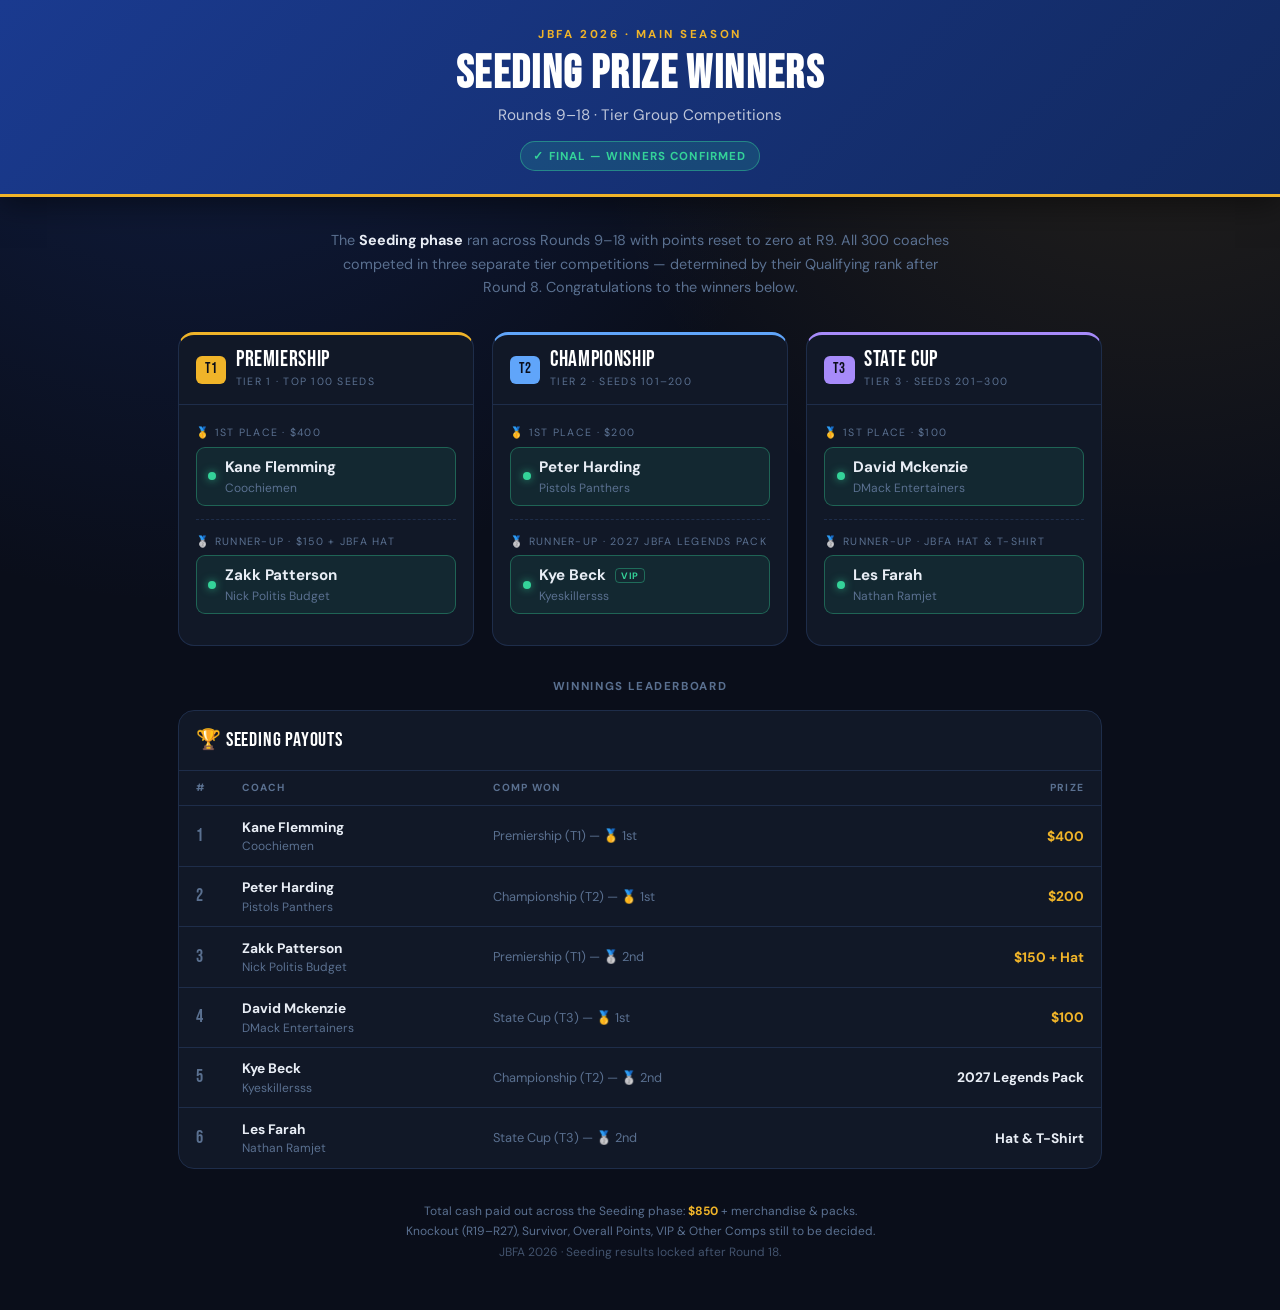
<file: JBFA_Seeding_Prize_Winners.html>
<!DOCTYPE html>
<html lang="en">
<head>
<meta charset="UTF-8">
<meta name="viewport" content="width=device-width, initial-scale=1.0">
<title>JBFA — Seeding Prize Winners (R9–R18)</title>
<link rel="preconnect" href="https://fonts.googleapis.com">
<link rel="preconnect" href="https://fonts.gstatic.com" crossorigin>
<link href="https://fonts.googleapis.com/css2?family=Bebas+Neue&family=DM+Sans:wght@400;500;600;700&display=swap" rel="stylesheet">
<style>
  :root{
    --bg:#0a0e1a; --surface:#111827; --surface2:#1a2236; --border:#1e2d4a;
    --accent:#f0b429; --jb:#1a3a8f; --jbl:#2451b3;
    --green:#34d399; --text:#e8edf5; --muted:#5a7090;
    --t1:#f0b429; --t2:#60a5fa; --t3:#a78bfa;
  }
  *{box-sizing:border-box;margin:0;padding:0;}
  body{background:var(--bg);color:var(--text);font-family:'DM Sans',sans-serif;line-height:1.5;padding:0 0 3rem;
    background-image:radial-gradient(circle at 15% -5%,rgba(26,58,143,.35),transparent 45%),radial-gradient(circle at 90% 0%,rgba(240,180,41,.12),transparent 40%);
    background-attachment:fixed;}
  .wrap{max-width:960px;margin:0 auto;padding:0 1.1rem;}

  header{background:linear-gradient(135deg,var(--jb),#12295f);border-bottom:3px solid var(--accent);
    box-shadow:0 6px 30px rgba(0,0,0,.5);padding:1.6rem 0 1.4rem;margin-bottom:2rem;text-align:center;}
  .kicker{font-size:.72rem;font-weight:700;letter-spacing:.22em;text-transform:uppercase;color:var(--accent);margin-bottom:.55rem;}
  h1{font-family:'Bebas Neue',sans-serif;font-size:2.9rem;line-height:.95;letter-spacing:.03em;color:#fff;}
  .sub{color:rgba(255,255,255,.72);font-size:.95rem;margin-top:.5rem;}
  .final-badge{display:inline-flex;align-items:center;gap:.4rem;margin-top:.9rem;background:rgba(52,211,153,.15);
    border:1px solid rgba(52,211,153,.45);color:var(--green);font-size:.72rem;font-weight:700;
    letter-spacing:.1em;text-transform:uppercase;padding:.35rem .8rem;border-radius:999px;}

  .intro{color:var(--muted);font-size:.9rem;text-align:center;max-width:640px;margin:0 auto 2rem;line-height:1.65;}
  .intro strong{color:var(--text);}

  .grid{display:grid;grid-template-columns:repeat(auto-fit,minmax(260px,1fr));gap:1.1rem;margin-bottom:2rem;}
  .card{background:var(--surface);border:1px solid var(--border);border-radius:16px;overflow:hidden;display:flex;flex-direction:column;}
  .card-head{padding:.9rem 1.1rem;display:flex;align-items:center;gap:.6rem;border-bottom:1px solid var(--border);}
  .tbadge{font-family:'Bebas Neue',sans-serif;font-size:.95rem;letter-spacing:.05em;padding:.15rem .55rem;border-radius:6px;color:#0a0e1a;font-weight:400;}
  .t1 .tbadge{background:var(--t1);} .t2 .tbadge{background:var(--t2);} .t3 .tbadge{background:var(--t3);}
  .t1{border-top:3px solid var(--t1);} .t2{border-top:3px solid var(--t2);} .t3{border-top:3px solid var(--t3);}
  .comp-name{font-family:'Bebas Neue',sans-serif;font-size:1.35rem;letter-spacing:.03em;color:#fff;line-height:1;}
  .comp-sub{font-size:.66rem;text-transform:uppercase;letter-spacing:.12em;color:var(--muted);margin-top:.2rem;}
  .card-body{padding:.4rem 1.1rem 1.1rem;}

  .place{padding:.85rem 0;border-bottom:1px dashed var(--border);}
  .place:last-child{border-bottom:none;}
  .place-label{font-size:.66rem;text-transform:uppercase;letter-spacing:.12em;color:var(--muted);display:flex;align-items:center;gap:.4rem;margin-bottom:.35rem;}
  .place-prize{font-family:'Bebas Neue',sans-serif;letter-spacing:.03em;margin-bottom:.5rem;}
  .t1 .place-prize{color:var(--t1);} .t2 .place-prize{color:var(--t2);} .t3 .place-prize{color:var(--t3);}
  .prize-1{font-size:1.7rem;line-height:1;} .prize-2{font-size:1.2rem;line-height:1;}
  .winner{display:flex;align-items:center;gap:.55rem;background:rgba(52,211,153,.09);border:1px solid rgba(52,211,153,.35);
    border-radius:9px;padding:.5rem .7rem;}
  .winner-dot{width:8px;height:8px;border-radius:50%;background:var(--green);flex-shrink:0;box-shadow:0 0 8px rgba(52,211,153,.7);}
  .winner-name{font-weight:700;font-size:.95rem;color:var(--text);}
  .winner-team{font-size:.75rem;color:var(--muted);}
  .vip-tag{font-size:.58rem;font-weight:700;letter-spacing:.08em;color:var(--green);border:1px solid rgba(52,211,153,.4);border-radius:4px;padding:.05rem .3rem;margin-left:.3rem;vertical-align:middle;}

  .board{background:var(--surface);border:1px solid var(--border);border-radius:16px;overflow:hidden;}
  .board-head{font-family:'Bebas Neue',sans-serif;font-size:1.25rem;letter-spacing:.04em;color:#fff;padding:.9rem 1.1rem;border-bottom:1px solid var(--border);display:flex;align-items:center;gap:.5rem;}
  table{width:100%;border-collapse:collapse;font-size:.86rem;}
  th{text-align:left;font-size:.64rem;text-transform:uppercase;letter-spacing:.11em;color:var(--muted);padding:.6rem 1.1rem;border-bottom:1px solid var(--border);font-weight:700;}
  td{padding:.65rem 1.1rem;border-bottom:1px solid var(--border);}
  tr:last-child td{border-bottom:none;}
  .rk{font-family:'Bebas Neue',sans-serif;font-size:1.1rem;color:var(--muted);width:34px;}
  .cn{font-weight:700;color:var(--text);}
  .ct{font-size:.75rem;color:var(--muted);}
  .cw{font-size:.8rem;color:var(--muted);white-space:nowrap;}
  .amt{font-weight:700;color:var(--accent);text-align:right;white-space:nowrap;}
  .amt.nc{color:var(--text);}
  .foot{text-align:center;color:var(--muted);font-size:.75rem;margin-top:2rem;line-height:1.7;}
  .sec-title{font-size:.72rem;font-weight:700;text-transform:uppercase;letter-spacing:.14em;color:var(--muted);margin:0 0 .9rem;text-align:center;}
  @media(max-width:520px){h1{font-size:2.2rem;} .cw{white-space:normal;}}
</style>
</head>
<body>
<header>
  <div class="wrap">
    <div class="kicker">JBFA 2026 · Main Season</div>
    <h1>Seeding Prize Winners</h1>
    <div class="sub">Rounds 9–18 · Tier Group Competitions</div>
    <div class="final-badge">✓ Final — Winners Confirmed</div>
  </div>
</header>

<div class="wrap">
  <p class="intro">
    The <strong>Seeding phase</strong> ran across Rounds 9–18 with points reset to zero at R9.
    All 300 coaches competed in three separate tier competitions — determined by their Qualifying rank after Round 8.
    Congratulations to the winners below.
  </p>

  <div class="grid">
    <!-- TIER 1 -->
    <div class="card t1">
      <div class="card-head">
        <span class="tbadge">T1</span>
        <div><div class="comp-name">Premiership</div><div class="comp-sub">Tier 1 · Top 100 seeds</div></div>
      </div>
      <div class="card-body">
        <div class="place">
          <div class="place-label">🥇 1st Place · $400</div>
          <div class="winner"><span class="winner-dot"></span><div><div class="winner-name">Kane Flemming</div><div class="winner-team">Coochiemen</div></div></div>
        </div>
        <div class="place">
          <div class="place-label">🥈 Runner-up · $150 + JBFA Hat</div>
          <div class="winner"><span class="winner-dot"></span><div><div class="winner-name">Zakk Patterson</div><div class="winner-team">Nick Politis Budget</div></div></div>
        </div>
      </div>
    </div>

    <!-- TIER 2 -->
    <div class="card t2">
      <div class="card-head">
        <span class="tbadge">T2</span>
        <div><div class="comp-name">Championship</div><div class="comp-sub">Tier 2 · Seeds 101–200</div></div>
      </div>
      <div class="card-body">
        <div class="place">
          <div class="place-label">🥇 1st Place · $200</div>
          <div class="winner"><span class="winner-dot"></span><div><div class="winner-name">Peter Harding</div><div class="winner-team">Pistols Panthers</div></div></div>
        </div>
        <div class="place">
          <div class="place-label">🥈 Runner-up · 2027 JBFA Legends Pack</div>
          <div class="winner"><span class="winner-dot"></span><div><div class="winner-name">Kye Beck <span class="vip-tag">VIP</span></div><div class="winner-team">Kyeskillersss</div></div></div>
        </div>
      </div>
    </div>

    <!-- TIER 3 -->
    <div class="card t3">
      <div class="card-head">
        <span class="tbadge">T3</span>
        <div><div class="comp-name">State Cup</div><div class="comp-sub">Tier 3 · Seeds 201–300</div></div>
      </div>
      <div class="card-body">
        <div class="place">
          <div class="place-label">🥇 1st Place · $100</div>
          <div class="winner"><span class="winner-dot"></span><div><div class="winner-name">David Mckenzie</div><div class="winner-team">DMack Entertainers</div></div></div>
        </div>
        <div class="place">
          <div class="place-label">🥈 Runner-up · JBFA Hat &amp; T-Shirt</div>
          <div class="winner"><span class="winner-dot"></span><div><div class="winner-name">Les Farah</div><div class="winner-team">Nathan Ramjet</div></div></div>
        </div>
      </div>
    </div>
  </div>

  <div class="sec-title">Winnings Leaderboard</div>
  <div class="board">
    <div class="board-head">🏆 Seeding Payouts</div>
    <table>
      <thead><tr><th>#</th><th>Coach</th><th>Comp Won</th><th style="text-align:right">Prize</th></tr></thead>
      <tbody>
        <tr><td class="rk">1</td><td><div class="cn">Kane Flemming</div><div class="ct">Coochiemen</div></td><td class="cw">Premiership (T1) — 🥇 1st</td><td class="amt">$400</td></tr>
        <tr><td class="rk">2</td><td><div class="cn">Peter Harding</div><div class="ct">Pistols Panthers</div></td><td class="cw">Championship (T2) — 🥇 1st</td><td class="amt">$200</td></tr>
        <tr><td class="rk">3</td><td><div class="cn">Zakk Patterson</div><div class="ct">Nick Politis Budget</div></td><td class="cw">Premiership (T1) — 🥈 2nd</td><td class="amt">$150 + Hat</td></tr>
        <tr><td class="rk">4</td><td><div class="cn">David Mckenzie</div><div class="ct">DMack Entertainers</div></td><td class="cw">State Cup (T3) — 🥇 1st</td><td class="amt">$100</td></tr>
        <tr><td class="rk">5</td><td><div class="cn">Kye Beck</div><div class="ct">Kyeskillersss</div></td><td class="cw">Championship (T2) — 🥈 2nd</td><td class="amt nc">2027 Legends Pack</td></tr>
        <tr><td class="rk">6</td><td><div class="cn">Les Farah</div><div class="ct">Nathan Ramjet</div></td><td class="cw">State Cup (T3) — 🥈 2nd</td><td class="amt nc">Hat &amp; T-Shirt</td></tr>
      </tbody>
    </table>
  </div>

  <p class="foot">
    Total cash paid out across the Seeding phase: <strong style="color:var(--accent)">$850</strong> + merchandise &amp; packs.<br>
    Knockout (R19–R27), Survivor, Overall Points, VIP &amp; Other Comps still to be decided.<br>
    <span style="opacity:.7">JBFA 2026 · Seeding results locked after Round 18.</span>
  </p>
</div>
</body>
</html>
</file>
<file: style.css>
:root{
  --bg:#0a0e1a; --surface:#111827; --surface2:#1a2236; --border:#1e2d4a;
  --accent:#f0b429; --jb:#1a3a8f; --jbl:#2451b3;
  --green:#34d399; --red:#f87171; --blue:#60a5fa; --purple:#a78bfa;
  --text:#e8edf5; --muted:#5a7090;
  --t1:#f0b429; --t2:#60a5fa; --t3:#a78bfa; --vip:#34d399;
  --p3:#fb923c;
}
*{margin:0;padding:0;box-sizing:border-box;}
body{background:var(--bg);color:var(--text);font-family:'DM Sans',sans-serif;min-height:100vh;overflow-x:hidden;}

/* HEADER */
header{position:sticky;top:0;z-index:200;background:var(--jb);border-bottom:3px solid var(--accent);box-shadow:0 4px 24px rgba(0,0,0,.5);}
.hdr{max-width:1400px;margin:0 auto;display:flex;align-items:center;gap:1.25rem;padding:0 1.25rem;height:64px;}
.logo-wrap{display:flex;align-items:center;gap:.75rem;flex-shrink:0;cursor:pointer;}
.logo-img{height:44px;width:44px;object-fit:contain;border-radius:6px;}
.logo-text{font-family:'Bebas Neue',sans-serif;font-size:1.5rem;letter-spacing:.06em;color:#fff;line-height:1;}
.logo-sub{display:block;font-family:'DM Sans',sans-serif;font-size:.65rem;font-weight:600;color:rgba(255,255,255,.5);text-transform:uppercase;letter-spacing:.12em;margin-top:-2px;}

/* SEARCH */
.sw{flex:1;max-width:360px;position:relative;}
.sw input{width:100%;background:rgba(255,255,255,.12);border:1px solid rgba(255,255,255,.2);border-radius:8px;padding:.45rem 1rem .45rem 2.2rem;color:#fff;font-family:'DM Sans',sans-serif;font-size:.875rem;outline:none;transition:border-color .2s,background .2s;}
.sw input::placeholder{color:rgba(255,255,255,.4);}
.sw input:focus{border-color:var(--accent);background:rgba(255,255,255,.18);}
.si{position:absolute;left:.7rem;top:50%;transform:translateY(-50%);color:rgba(255,255,255,.5);font-size:.8rem;pointer-events:none;}
.sdrop{display:none;position:absolute;top:calc(100% + 8px);left:0;right:0;background:var(--surface);border:1px solid var(--border);border-radius:10px;overflow:hidden;z-index:500;box-shadow:0 8px 32px rgba(0,0,0,.7);max-height:320px;overflow-y:auto;}
.sdi{display:flex;justify-content:space-between;align-items:center;padding:.65rem 1rem;cursor:pointer;border-bottom:1px solid var(--border);transition:background .12s;font-size:.85rem;}
.sdi:last-child{border-bottom:none;}
.sdi:hover{background:var(--surface2);}
.sdi-name{font-weight:600;}
.sdi-team{color:var(--muted);font-size:.77rem;}
.rpill{background:rgba(255,255,255,.15);border:1px solid rgba(255,255,255,.25);border-radius:6px;padding:.3rem .85rem;font-size:.8rem;font-weight:600;color:var(--accent);white-space:nowrap;flex-shrink:0;}

/* NAV — 2-level */
.nav{background:var(--surface);border-bottom:1px solid var(--border);}
.nav-top{max-width:1400px;margin:0 auto;display:flex;padding:0 1.25rem;align-items:center;gap:0;}
.nav-sub{max-width:1400px;margin:0 auto;display:flex;padding:4px 1.25rem;overflow-x:auto;-webkit-overflow-scrolling:touch;align-items:center;gap:4px;min-height:38px;border-top:1px solid var(--border);}
/* top-level */
.nb-top{background:none;border:none;border-bottom:2px solid transparent;color:var(--muted);font-family:'DM Sans',sans-serif;font-weight:700;font-size:.82rem;padding:.6rem 1rem;cursor:pointer;transition:color .15s,border-color .15s;white-space:nowrap;flex-shrink:0;margin-bottom:-1px;}
.nb-top:hover{color:var(--text);}
.nb-top.active{color:var(--accent);border-bottom-color:var(--accent);}
/* sub-level */
.nb{background:none;border:1px solid var(--border);border-radius:6px;color:var(--muted);font-family:'DM Sans',sans-serif;font-weight:600;font-size:.8rem;padding:.32rem .75rem;cursor:pointer;transition:color .15s,background .15s,border-color .15s;white-space:nowrap;flex-shrink:0;}
.nb:hover{color:var(--text);background:var(--surface2);border-color:rgba(255,255,255,.3);}
.nb.active{background:var(--surface2);border-color:rgba(255,255,255,.35);color:var(--text);}
.nsep{width:1px;height:18px;background:var(--border);flex-shrink:0;margin:0 2px;}
/* Survivor */
#nb-c2{color:#f87171;border-color:rgba(248,113,113,.2);}
#nb-c2:hover{background:rgba(248,113,113,.1);border-color:rgba(248,113,113,.35);}
#nb-c2.active{background:rgba(248,113,113,.12);border-color:rgba(248,113,113,.4);color:var(--red);}
/* VIP */
#nb-vip{color:var(--vip);border-color:rgba(52,211,153,.2);}
#nb-vip:hover{background:rgba(52,211,153,.1);border-color:rgba(52,211,153,.4);}
#nb-vip.active{background:rgba(52,211,153,.15);border-color:rgba(52,211,153,.5);color:var(--vip);}
/* Players */
#nb-players{color:var(--blue);border-color:rgba(96,165,250,.2);}
#nb-players:hover{background:rgba(96,165,250,.1);border-color:rgba(96,165,250,.4);}
#nb-players.active{background:rgba(96,165,250,.15);border-color:rgba(96,165,250,.5);color:var(--blue);}
/* Prizes */
#nb-prizes{color:#f0b429;border-color:rgba(240,180,41,.25);}
#nb-prizes.active{background:rgba(240,180,41,.15);border-color:rgba(240,180,41,.5);color:#ffd700;}
/* Price Predictor */
#nb-pp{color:var(--purple);border-color:rgba(167,139,250,.2);}
#nb-pp:hover{background:rgba(167,139,250,.1);border-color:rgba(167,139,250,.4);}
#nb-pp.active{background:rgba(167,139,250,.15);border-color:rgba(167,139,250,.5);color:var(--purple);}

/* MAIN */
main{max-width:1400px;margin:0 auto;padding:1.5rem;}
.panel{display:none!important;}
.panel.active{display:block!important;}

/* COACH VIEW */
#cv{display:none;}
#cv.open{display:block;}
.cvback{display:inline-flex;align-items:center;gap:.4rem;background:none;border:none;color:var(--muted);font-size:.85rem;font-weight:600;cursor:pointer;margin-bottom:1.25rem;padding:0;font-family:'DM Sans',sans-serif;transition:color .2s;}
.cvback:hover{color:var(--text);}
.cvhero{background:linear-gradient(135deg,#1c2333 0%,#232d40 100%);border:1px solid var(--border);border-radius:16px;padding:1.25rem 1.5rem;margin-bottom:1.25rem;display:flex;align-items:flex-start;gap:1.25rem;position:relative;overflow:hidden;}
.cvhero::before{content:'';position:absolute;top:0;right:0;width:200px;height:200px;background:radial-gradient(circle,rgba(240,180,41,.15) 0%,transparent 70%);pointer-events:none;}
.cvav{width:52px;height:52px;border-radius:10px;flex-shrink:0;background:rgba(255,255,255,.12);border:2px solid rgba(255,255,255,.2);display:flex;align-items:center;justify-content:center;font-family:'Bebas Neue',sans-serif;font-size:1.3rem;color:#fff;}
.cvn{font-family:'Bebas Neue',sans-serif;font-size:1.7rem;line-height:1;letter-spacing:.04em;color:#fff;}
.cvt{color:rgba(255,255,255,.65);font-size:.9rem;margin-top:.2rem;}
.cvtags{display:flex;gap:.5rem;flex-wrap:wrap;margin-top:.65rem;align-items:center;}
.cvstats{display:grid;grid-template-columns:repeat(auto-fit,minmax(130px,1fr));gap:.75rem;margin-bottom:1.25rem;}
.cvstat{background:var(--surface);border:1px solid var(--border);border-radius:10px;padding:.85rem 1rem;}
.cvsl{font-size:.68rem;text-transform:uppercase;letter-spacing:.1em;color:var(--muted);font-weight:700;margin-bottom:.2rem;}
.cvsv{font-family:'Bebas Neue',sans-serif;font-size:1.5rem;letter-spacing:.04em;line-height:1.1;}
.cvsec{background:var(--surface);border:1px solid var(--border);border-radius:12px;padding:1.25rem;margin-bottom:1rem;}
.cvsect{font-family:'Bebas Neue',sans-serif;font-size:1rem;letter-spacing:.06em;color:var(--muted);margin-bottom:.85rem;text-transform:uppercase;}
.chart-scroll{overflow-x:auto;-webkit-overflow-scrolling:touch;scrollbar-width:thin;scrollbar-color:var(--border) transparent;}
.chart-scroll::-webkit-scrollbar{height:3px;}
.chart-scroll::-webkit-scrollbar-track{background:transparent;}
.chart-scroll::-webkit-scrollbar-thumb{background:var(--border);border-radius:2px;}
.schips{display:flex;gap:.4rem;flex-wrap:wrap;}
.schip{background:var(--surface2);border:1px solid var(--border);border-radius:6px;padding:.25rem .65rem;font-size:.82rem;font-weight:600;}

/* Score Distribution */
#nb-sd{color:#34d399;border-color:rgba(52,211,153,.2);}
#nb-sd:hover{background:rgba(52,211,153,.1);border-color:rgba(52,211,153,.4);}
#nb-sd.active{background:rgba(52,211,153,.15);border-color:rgba(52,211,153,.5);color:var(--green);}
.sd-bar-row{display:flex;align-items:center;gap:.6rem;margin-bottom:.45rem;}
.sd-label{font-size:.7rem;color:var(--muted);width:72px;flex-shrink:0;text-align:right;white-space:nowrap;}
.sd-bar-wrap{flex:1;background:rgba(255,255,255,.05);border-radius:4px;overflow:hidden;height:22px;position:relative;}
.sd-bar{height:100%;border-radius:4px;transition:width .25s ease;}
.sd-count{font-size:.7rem;color:var(--muted);width:26px;flex-shrink:0;text-align:left;}
.vip{display:inline-flex;align-items:center;gap:.2rem;background:rgba(52,211,153,.15);color:var(--vip);border:1px solid rgba(52,211,153,.35);border-radius:4px;padding:.08rem .35rem;font-size:.65rem;font-weight:700;text-transform:uppercase;letter-spacing:.08em;vertical-align:middle;margin-left:.3rem;white-space:nowrap;}
.admin{display:inline-flex;align-items:center;gap:.2rem;background:rgba(96,165,250,.15);color:var(--blue);border:1px solid rgba(96,165,250,.3);border-radius:4px;padding:.08rem .35rem;font-size:.65rem;font-weight:700;text-transform:uppercase;letter-spacing:.08em;vertical-align:middle;margin-left:.3rem;white-space:nowrap;}

/* PRIZES */
.prize-card{background:var(--surface);border:1px solid var(--border);border-radius:14px;padding:1.5rem;position:relative;overflow:hidden;display:flex;flex-direction:column;}
.prize-card::before{content:'';position:absolute;top:0;left:0;right:0;height:3px;}
.prize-card.gold::before{background:linear-gradient(90deg,var(--accent),#ffd700);}
.prize-card.blue::before{background:linear-gradient(90deg,var(--blue),var(--purple));}
.prize-card.green::before{background:linear-gradient(90deg,var(--green),var(--blue));}
.prize-card.purple::before{background:linear-gradient(90deg,var(--purple),var(--red));}
.prize-title{font-family:'Bebas Neue',sans-serif;font-size:1.1rem;letter-spacing:.06em;margin-bottom:.25rem;}
.prize-desc{font-size:.8rem;color:var(--muted);margin-bottom:1rem;line-height:1.5;}
.prize-amount{font-family:'Bebas Neue',sans-serif;font-size:2rem;color:var(--accent);}
.prize-tbc{font-family:'Bebas Neue',sans-serif;font-size:1.4rem;color:var(--muted);}
.prize-winner{margin-top:auto;padding-top:.75rem;}
.prize-pill{display:inline-flex;align-items:center;gap:.35rem;background:var(--surface2);border:1px solid var(--border);border-radius:5px;padding:.2rem .6rem;font-size:.72rem;color:var(--muted);font-weight:600;}
.prize-pill-dot{width:6px;height:6px;border-radius:50%;background:var(--border);flex-shrink:0;}
.prize-name-final{font-size:.85rem;font-weight:700;color:var(--text);line-height:1.4;}
.prizes-grid{display:grid;grid-template-columns:repeat(auto-fit,minmax(220px,1fr));gap:1rem;margin-bottom:1.5rem;}

/* STAT CARDS */
.sr{display:grid;grid-template-columns:repeat(auto-fit,minmax(140px,1fr));gap:1rem;margin-bottom:1.5rem;}
#sr-surv-ov{grid-template-columns:repeat(4,1fr);}
.sc{background:var(--surface);border:1px solid var(--border);border-radius:12px;padding:1.1rem 1.25rem;}
.scl{font-size:.7rem;text-transform:uppercase;letter-spacing:.1em;color:var(--muted);font-weight:700;}
.scv{font-family:'Bebas Neue',sans-serif;font-size:2rem;line-height:1.1;margin:.15rem 0;}
.scs{font-size:.77rem;color:var(--muted);}

/* SECTION HDR */
.sh{display:flex;align-items:center;gap:1rem;margin-bottom:1rem;margin-top:1.75rem;}
.sh:first-child{margin-top:0;}
.sht{font-family:'Bebas Neue',sans-serif;font-size:1.2rem;letter-spacing:.06em;white-space:nowrap;}
.shl{flex:1;height:1px;background:var(--border);}

/* BADGES */
.badge{display:inline-flex;align-items:center;font-size:.7rem;font-weight:700;text-transform:uppercase;letter-spacing:.08em;padding:.15rem .5rem;border-radius:4px;}
.bt1{background:rgba(240,180,41,.15);color:var(--t1);border:1px solid rgba(240,180,41,.3);}
.bt2{background:rgba(96,165,250,.15);color:var(--t2);border:1px solid rgba(96,165,250,.3);}
.bt3{background:rgba(167,139,250,.15);color:var(--t3);border:1px solid rgba(167,139,250,.3);}
.bp3{background:rgba(251,146,60,.15);color:var(--p3);border:1px solid rgba(251,146,60,.3);}
.balive{background:rgba(52,211,153,.15);color:var(--green);border:1px solid rgba(52,211,153,.3);}
.bvip{background:rgba(52,211,153,.15);color:var(--vip);border:1px solid rgba(52,211,153,.3);}
.bchamp{background:linear-gradient(135deg,rgba(240,180,41,.3),rgba(240,180,41,.12));color:#f0b429;border:1px solid rgba(240,180,41,.6);font-weight:700;}
.bru{background:rgba(192,192,192,.12);color:#b0b8c8;border:1px solid rgba(192,192,192,.3);}
.btop10{background:rgba(148,163,184,.08);color:#94a3b8;border:1px solid rgba(148,163,184,.2);font-size:.65rem;}

/* TABLE */
.tw{background:var(--surface);border:1px solid var(--border);border-radius:12px;overflow:hidden;margin-bottom:1.5rem;}
.tw-scroll{overflow-x:auto;-webkit-overflow-scrolling:touch;}
table{width:100%;border-collapse:collapse;font-size:.875rem;min-width:480px;}
thead th{background:var(--surface2);padding:.6rem 1rem;text-align:left;font-size:.7rem;font-weight:700;text-transform:uppercase;letter-spacing:.08em;color:var(--muted);border-bottom:1px solid var(--border);white-space:nowrap;}
tbody tr{border-bottom:1px solid var(--border);transition:background .12s;cursor:pointer;}
tbody tr:last-child{border-bottom:none;}
tbody tr:hover{background:var(--surface2);}
td{padding:.6rem 1rem;vertical-align:middle;}
.trk{font-family:'Bebas Neue',sans-serif;font-size:1rem;color:var(--muted);width:44px;}
.tco{font-weight:600;display:flex;align-items:center;gap:.25rem;flex-wrap:wrap;}
.tte{color:var(--muted);font-size:.8rem;}
.tsc{font-family:'Bebas Neue',sans-serif;font-size:1rem;}
.tsc.hi{color:var(--accent);}
.tdiv td{padding:.3rem 1rem;background:rgba(26,58,143,.2);font-size:.7rem;font-weight:700;text-transform:uppercase;letter-spacing:.1em;color:var(--jbl);}

/* hide less critical columns on mobile */
@media(max-width:600px){
  table{min-width:0;font-size:.82rem;}
  td,thead th{padding:.5rem .6rem;}
  .trk{width:32px;}
  /* VIP table: nothing to hide now - 5 col layout */
  /* P1 table: nothing to hide now - 5 col layout */
  /* tighten last two stat cols on all overview-style tables */
  #ovt td:nth-child(4),#ovp td:nth-child(4),#p1t td:nth-child(4),#vipt td:nth-child(4),
  #ovt thead th:nth-child(4),#ovp thead th:nth-child(4),#p1t thead th:nth-child(4),#vipt thead th:nth-child(4){padding-left:.4rem;padding-right:.4rem;}
  #ovt td:nth-child(5),#ovp td:nth-child(5),#p1t td:nth-child(5),#vipt td:nth-child(5),
  #ovt thead th:nth-child(5),#ovp thead th:nth-child(5),#p1t thead th:nth-child(5),#vipt thead th:nth-child(5){padding-left:.3rem;padding-right:.4rem;}
  /* Players table: on mobile show card list, hide table */
  #pl-table-wrap{display:block;}
  #pl-card-list{display:none;}
  @media(max-width:600px){
    #pl-table-wrap{display:none;}
    #pl-card-list{display:block;}
  }
  /* c2 survival: nothing to hide - already compact */
  /* overview: nothing to hide - already has coach+team combined */
}

/* PAGER */
.pager{display:flex;align-items:center;gap:.4rem;margin-top:1rem;justify-content:center;flex-wrap:wrap;}
.pg{background:var(--surface2);border:1px solid var(--border);border-radius:6px;padding:.3rem .7rem;color:var(--muted);font-size:.82rem;font-weight:600;cursor:pointer;transition:all .15s;}
.pg:hover,.pg.on{background:var(--jb);color:#fff;border-color:var(--jb);}
.pgd{color:var(--muted);font-size:.82rem;}

/* KNOCKOUT (Phase 3) */
.ko-chips{display:flex;flex-wrap:wrap;gap:.5rem;margin-bottom:1.25rem;}
.ko-chip{background:var(--surface);border:1px solid var(--border);border-radius:10px;padding:.5rem .8rem;flex:1 1 auto;min-width:100px;}
.ko-chip-l{font-size:.6rem;text-transform:uppercase;letter-spacing:.1em;color:var(--muted);font-weight:700;}
.ko-chip-v{font-size:.95rem;font-weight:700;color:var(--text);margin-top:.15rem;}
.ko-search-wrap{position:relative;margin-bottom:1rem;}
.ko-search{width:100%;font-size:.9rem;padding:.65rem 1rem;}
.ko-drop{display:none;position:absolute;top:calc(100% + 6px);left:0;right:0;background:var(--surface);border:1px solid var(--border);border-radius:10px;overflow:hidden;z-index:60;box-shadow:0 8px 32px rgba(0,0,0,.6);max-height:340px;overflow-y:auto;}
.ko-di{display:flex;justify-content:space-between;align-items:center;gap:.6rem;padding:.6rem .85rem;cursor:pointer;border-bottom:1px solid var(--border);}
.ko-di:last-child{border-bottom:none;}
.ko-di:hover{background:var(--surface2);}
.ko-di-coach{font-size:.88rem;font-weight:700;color:var(--text);}
.ko-di-team{font-size:.75rem;color:var(--muted);}
.ko-card{background:var(--surface);border:1px solid var(--border);border-top:3px solid var(--purple,#a78bfa);border-radius:14px;padding:1.1rem;margin-bottom:1rem;}
.ko-card-head{display:flex;align-items:center;justify-content:space-between;gap:.5rem;margin-bottom:1rem;flex-wrap:wrap;}
.ko-card-note{font-size:.72rem;color:var(--muted);}
.ko-vs-body,.ko-bye-body{display:flex;align-items:stretch;gap:.75rem;}
.ko-side{flex:1;background:var(--surface2);border:1px solid var(--border);border-radius:12px;padding:.85rem;cursor:pointer;transition:border-color .15s;min-width:0;}
.ko-side:hover{border-color:rgba(255,255,255,.28);}
.ko-side-lbl{font-size:.62rem;text-transform:uppercase;letter-spacing:.1em;font-weight:700;margin-bottom:.35rem;}
.ko-seed{font-family:'Bebas Neue',sans-serif;font-size:1.35rem;letter-spacing:.03em;color:var(--text);line-height:1;}
.ko-side-coach{font-size:.95rem;font-weight:700;color:var(--text);margin-top:.25rem;white-space:nowrap;overflow:hidden;text-overflow:ellipsis;}
.ko-side-team{font-size:.76rem;color:var(--muted);white-space:nowrap;overflow:hidden;text-overflow:ellipsis;}
.ko-vs{display:flex;align-items:center;justify-content:center;font-family:'Bebas Neue',sans-serif;font-size:1.3rem;color:var(--muted);flex-shrink:0;padding:0 .2rem;}
.ko-bye-badge{flex:1;display:flex;flex-direction:column;align-items:center;justify-content:center;text-align:center;background:rgba(52,211,153,.08);border:1px solid rgba(52,211,153,.35);border-radius:12px;padding:.85rem;}
.ko-bye-title{font-family:'Bebas Neue',sans-serif;font-size:1.6rem;letter-spacing:.06em;color:var(--green);line-height:1;}
.ko-bye-sub{font-size:.72rem;color:var(--muted);margin-top:.25rem;}
.ko-card-foot{font-size:.75rem;color:var(--muted);margin-top:.9rem;padding-top:.75rem;border-top:1px solid var(--border);}
.ko-hint{background:var(--surface2);border:1px dashed var(--border);border-radius:10px;padding:.85rem 1rem;font-size:.85rem;color:var(--muted);text-align:center;}
.ko-mini-coach{font-size:.82rem;font-weight:700;color:var(--text);}
.ko-mini-team{font-size:.7rem;color:var(--muted);}
.ko-history{background:var(--surface);border:1px solid var(--border);border-radius:14px;padding:.9rem 1.1rem;margin-bottom:1rem;}
.ko-history-toggle{display:flex;align-items:center;justify-content:space-between;cursor:pointer;font-size:.85rem;font-weight:700;color:var(--text);user-select:none;}
.ko-history-toggle:hover{color:var(--accent);}
.ko-history table{width:100%;border-collapse:collapse;margin-top:.75rem;}
.ko-history th{font-size:.62rem;text-transform:uppercase;letter-spacing:.08em;color:var(--muted);text-align:left;padding:.4rem .5rem;border-bottom:1px solid var(--border);}
.ko-history td{font-size:.82rem;padding:.5rem;border-bottom:1px solid var(--border);vertical-align:middle;}
.ko-history tr:last-child td{border-bottom:none;}
.ko-history tr[onclick]:hover td{background:var(--surface2);}
@media(max-width:560px){
  .ko-vs-body,.ko-bye-body{flex-direction:column;}
  .ko-vs{padding:.15rem 0;}
  .ko-chip{min-width:calc(50% - .25rem);}
}

/* FILTER */
.fr{display:flex;gap:.75rem;margin-bottom:1rem;align-items:center;flex-wrap:wrap;}
.fi{background:var(--surface2);border:1px solid var(--border);border-radius:8px;padding:.4rem .85rem;color:var(--text);font-family:'DM Sans',sans-serif;font-size:.85rem;outline:none;transition:border-color .2s;width:240px;}
.fi:focus{border-color:var(--accent);}
.fil{font-size:.72rem;color:var(--muted);font-weight:700;text-transform:uppercase;letter-spacing:.08em;}

/* TRADE INFO TOOLTIP */
.trade-info-btn{display:inline-flex;align-items:center;justify-content:center;width:16px;height:16px;border-radius:50%;background:rgba(255,255,255,.15);border:1px solid rgba(255,255,255,.25);color:rgba(255,255,255,.7);font-size:.6rem;font-weight:700;cursor:pointer;margin-left:.45rem;vertical-align:middle;font-family:'DM Sans',sans-serif;line-height:1;transition:background .15s;flex-shrink:0;}
.trade-info-btn:hover{background:rgba(255,255,255,.3);}
.trade-info-modal{display:none;position:fixed;inset:0;background:rgba(0,0,0,.65);z-index:900;align-items:center;justify-content:center;padding:1rem;}
.trade-info-modal.open{display:flex;}
.trade-info-box{background:var(--surface);border:1px solid var(--border);border-radius:14px;padding:1.5rem;max-width:420px;width:100%;position:relative;}
.trade-info-close{position:absolute;top:.75rem;right:.75rem;background:none;border:none;color:var(--muted);font-size:1.2rem;cursor:pointer;line-height:1;padding:.1rem .3rem;}
.trade-info-close:hover{color:var(--text);}

/* HOW IT WORKS */
.hg{display:grid;grid-template-columns:repeat(auto-fit,minmax(260px,1fr));gap:1rem;margin-bottom:1.5rem;}
.hc{background:var(--surface);border:1px solid var(--border);border-radius:14px;padding:1.5rem;}
.hn{font-family:'Bebas Neue',sans-serif;font-size:2.5rem;color:var(--border);line-height:1;margin-bottom:.4rem;}
.ht{font-family:'Bebas Neue',sans-serif;font-size:1.15rem;letter-spacing:.04em;margin-bottom:.5rem;}
.hc p{font-size:.875rem;color:var(--muted);line-height:1.65;}
.hc strong{color:var(--text);}
.hc .ac{color:var(--accent);}
.tl{display:flex;margin-bottom:1.5rem;border-radius:10px;overflow:hidden;border:1px solid var(--border);}
.tls{flex:1;padding:.85rem 1rem;background:var(--surface);border-right:1px solid var(--border);text-align:center;cursor:pointer;transition:background .15s;}
.tls:last-child{border-right:none;}
.tls:hover{background:var(--surface2);}
.tls.cur{background:rgba(26,58,143,.35);border-bottom:3px solid var(--accent);}
.tls.cur:hover{background:rgba(26,58,143,.45);}
.tl-hint{font-size:.68rem;color:var(--muted);text-align:center;margin-top:-.75rem;margin-bottom:1rem;letter-spacing:.04em;}
.tlr{font-family:'Bebas Neue',sans-serif;font-size:1.1rem;color:var(--accent);}
.tll{font-size:.72rem;font-weight:700;text-transform:uppercase;letter-spacing:.08em;color:var(--muted);margin-top:.15rem;}
.tld{font-size:.72rem;color:var(--muted);margin-top:.2rem;}

/* COMING SOON */
.cs{text-align:center;padding:5rem 2rem;}
.csi{font-size:3rem;margin-bottom:1rem;}
.cs h3{font-family:'Bebas Neue',sans-serif;font-size:2rem;letter-spacing:.06em;color:var(--text);margin-bottom:.5rem;}
.cs p{font-size:.875rem;color:var(--muted);max-width:380px;margin:0 auto;}

/* PRICE PREDICTOR */
#nb-pp{background:rgba(167,139,250,.08);border-color:rgba(167,139,250,.25);color:var(--purple);}
#nb-pp:hover{background:rgba(167,139,250,.15);border-color:rgba(167,139,250,.4);}
#nb-pp.active{background:rgba(167,139,250,.18);border-color:rgba(167,139,250,.5);color:var(--purple);}
.pp-search-wrap{position:relative;max-width:380px;margin-bottom:1.5rem;}
.pp-search-wrap input{width:100%;background:var(--surface2);border:1px solid var(--border);border-radius:10px;padding:.55rem 1rem .55rem 2.4rem;color:var(--text);font-family:'DM Sans',sans-serif;font-size:.9rem;outline:none;transition:border-color .2s;}
.pp-search-wrap input:focus{border-color:var(--purple);}
.pp-search-icon{position:absolute;left:.8rem;top:50%;transform:translateY(-50%);color:var(--muted);font-size:.85rem;pointer-events:none;}
.pp-drop{display:none;position:absolute;top:calc(100% + 6px);left:0;right:0;background:var(--surface);border:1px solid var(--border);border-radius:10px;overflow:hidden;z-index:400;box-shadow:0 8px 32px rgba(0,0,0,.7);max-height:260px;overflow-y:auto;}
.pp-drop.open{display:block;}
.pp-di{padding:.55rem 1rem;cursor:pointer;border-bottom:1px solid var(--border);transition:background .12s;font-size:.85rem;}
.pp-di:last-child{border-bottom:none;}
.pp-di:hover{background:var(--surface2);}
.pp-di-name{font-weight:600;}
.pp-di-meta{font-size:.75rem;color:var(--muted);margin-top:.1rem;}
.pp-player-card{background:var(--surface);border:1px solid var(--border);border-radius:14px;padding:1.25rem 1.5rem;margin-bottom:1.5rem;display:flex;align-items:flex-start;gap:1.25rem;flex-wrap:wrap;}
.pp-player-info{flex:1;min-width:200px;}
.pp-player-name{font-family:'Bebas Neue',sans-serif;font-size:1.8rem;letter-spacing:.04em;line-height:1;}
.pp-player-meta{color:var(--muted);font-size:.85rem;margin-top:.25rem;}
.pp-player-stats{display:flex;gap:.6rem;flex-wrap:wrap;margin-top:.75rem;}
.pp-stat{background:var(--surface2);border:1px solid var(--border);border-radius:8px;padding:.45rem .75rem;text-align:center;min-width:80px;}
.pp-stat-label{font-size:.6rem;font-weight:700;text-transform:uppercase;letter-spacing:.1em;color:var(--muted);margin-bottom:.15rem;}
.pp-stat-val{font-family:'Bebas Neue',sans-serif;font-size:1.25rem;line-height:1.1;}
.pp-inputs{background:var(--surface);border:1px solid var(--border);border-radius:14px;padding:1.25rem 1.5rem;margin-bottom:1.5rem;}
.pp-inputs-title{font-family:'Bebas Neue',sans-serif;font-size:1rem;letter-spacing:.06em;color:var(--muted);margin-bottom:1rem;text-transform:uppercase;}
.pp-rounds-grid{display:grid;grid-template-columns:repeat(auto-fill,minmax(160px,1fr));gap:.75rem;}
.pp-round-input{background:var(--surface2);border:1px solid var(--border);border-radius:10px;padding:.75rem 1rem;}
.pp-round-label{font-size:.7rem;font-weight:700;text-transform:uppercase;letter-spacing:.1em;color:var(--muted);margin-bottom:.4rem;}
.pp-round-be{font-size:.72rem;color:var(--muted);margin-bottom:.4rem;min-height:1em;}
.pp-round-input input{width:100%;background:var(--bg);border:1px solid var(--border);border-radius:6px;padding:.4rem .6rem;color:var(--text);font-family:'DM Sans',sans-serif;font-size:.9rem;text-align:center;font-weight:600;outline:none;transition:border-color .2s;}
.pp-round-input input:focus{border-color:var(--purple);}
.pp-results{background:var(--surface);border:1px solid var(--border);border-radius:14px;overflow:hidden;margin-bottom:1.5rem;}
.pp-results-header{background:var(--surface2);padding:.75rem 1.25rem;font-family:'Bebas Neue',sans-serif;font-size:.95rem;letter-spacing:.06em;color:var(--muted);text-transform:uppercase;border-bottom:1px solid var(--border);}
.pp-results-table{width:100%;border-collapse:collapse;font-size:.875rem;}
.pp-results-table thead th{background:var(--surface2);padding:.55rem 1rem;text-align:left;font-size:.68rem;font-weight:700;text-transform:uppercase;letter-spacing:.08em;color:var(--muted);border-bottom:1px solid var(--border);white-space:nowrap;}
.pp-results-table tbody tr{border-bottom:1px solid var(--border);}
.pp-results-table tbody tr:last-child{border-bottom:none;}
.pp-results-table td{padding:.6rem 1rem;vertical-align:middle;}
.pp-gain{color:var(--green);}
.pp-loss{color:var(--red);}
.pp-neutral{color:var(--muted);}
.pp-be-hit{background:rgba(52,211,153,.08);}
.pp-be-miss{background:rgba(248,113,113,.06);}
.pp-empty{text-align:center;padding:4rem 2rem;color:var(--muted);}
.pp-disclaimer{background:rgba(240,180,41,.06);border:1px solid rgba(240,180,41,.2);border-radius:10px;padding:.85rem 1.1rem;font-size:.8rem;color:var(--muted);line-height:1.6;margin-bottom:1.5rem;}
.pp-disclaimer strong{color:var(--accent);}
/* ── STATS PANEL ─────────────────────────────────────────────── */
.stats-pills{display:flex;gap:.4rem;flex-wrap:wrap;margin-bottom:1.25rem;}
.stats-pill{background:none;border:1px solid var(--border);border-radius:6px;color:var(--muted);font-family:'DM Sans',sans-serif;font-weight:600;font-size:.8rem;padding:.32rem .75rem;cursor:pointer;transition:color .15s,background .15s,border-color .15s;white-space:nowrap;}
.stats-pill:hover{color:var(--text);background:var(--surface2);border-color:rgba(255,255,255,.3);}
.stats-pill.active{background:var(--surface2);border-color:var(--accent);color:var(--accent);}
.stats-filters{display:flex;gap:.75rem;flex-wrap:wrap;margin-bottom:.5rem;}
.stats-filter-group{display:flex;flex-direction:column;gap:.25rem;}
.stats-filter-label{font-size:.7rem;font-weight:700;text-transform:uppercase;letter-spacing:.08em;color:var(--muted);}
.stats-select{background:var(--surface2);border:1px solid var(--border);border-radius:8px;padding:.35rem .65rem;color:var(--text);font-family:'DM Sans',sans-serif;font-size:.82rem;outline:none;cursor:pointer;}
.stats-search-wrap{position:relative;max-width:380px;margin-bottom:1.25rem;}
.stats-search-icon{position:absolute;left:.75rem;top:50%;transform:translateY(-50%);font-size:.9rem;pointer-events:none;}
.stats-search-wrap input{width:100%;background:var(--surface2);border:1px solid var(--border);border-radius:10px;padding:.55rem 1rem .55rem 2.4rem;color:var(--text);font-family:'DM Sans',sans-serif;font-size:.9rem;outline:none;transition:border-color .2s;}
.stats-search-wrap input:focus{border-color:var(--accent);}
.stats-drop{position:absolute;top:calc(100% + 4px);left:0;right:0;background:var(--surface);border:1px solid var(--border);border-radius:10px;z-index:200;max-height:220px;overflow-y:auto;display:none;box-shadow:0 8px 24px rgba(0,0,0,.25);}
.stats-drop.open{display:block;}
.stats-drop-item{padding:.55rem 1rem;font-family:'DM Sans',sans-serif;font-size:.875rem;cursor:pointer;color:var(--text);border-bottom:1px solid var(--border);}
.stats-drop-item:last-child{border-bottom:none;}
.stats-drop-item:hover{background:var(--surface2);}
.stats-player-card{background:var(--surface2);border:1px solid var(--border);border-radius:14px;padding:1.1rem 1.25rem;margin-bottom:1.25rem;}
.stats-player-name{font-family:'Bebas Neue',sans-serif;font-size:1.35rem;letter-spacing:.06em;color:var(--text);margin-bottom:.25rem;display:flex;align-items:baseline;gap:.5rem;flex-wrap:wrap;}
.stats-pos-tags{font-family:'DM Sans',sans-serif;font-size:.7rem;font-weight:700;letter-spacing:.07em;color:var(--muted);text-transform:uppercase;background:var(--surface);border:1px solid var(--border);border-radius:4px;padding:.1rem .4rem;line-height:1.4;}
.stats-player-meta{font-size:.78rem;color:var(--muted);margin-bottom:.85rem;}
.stats-tog-filter{display:flex;align-items:center;gap:.5rem;margin-bottom:1rem;font-size:.82rem;color:var(--muted);}
.stats-tog-filter select{background:var(--surface);border:1px solid var(--border);border-radius:8px;padding:.25rem .55rem;color:var(--text);font-family:'DM Sans',sans-serif;font-size:.82rem;outline:none;}
.stats-player-controls{display:flex;align-items:center;justify-content:space-between;flex-wrap:wrap;gap:.6rem;margin-bottom:1.1rem;}
.stats-mode-pills{display:flex;gap:.3rem;}
.stats-mode-btn{background:none;border:1px solid var(--border);border-radius:6px;color:var(--muted);font-family:'DM Sans',sans-serif;font-weight:600;font-size:.75rem;padding:.25rem .65rem;cursor:pointer;transition:color .15s,background .15s,border-color .15s;}
.stats-mode-btn:hover{color:var(--text);background:var(--surface);border-color:rgba(255,255,255,.3);}
.stats-mode-btn.active{background:var(--surface);border-color:var(--accent);color:var(--accent);}
.stats-group{margin-bottom:1rem;}
.stats-group-label{font-size:.65rem;font-weight:700;text-transform:uppercase;letter-spacing:.1em;color:var(--muted);margin-bottom:.45rem;}
.stats-grid{display:grid;grid-template-columns:repeat(auto-fill,minmax(140px,1fr));gap:.6rem;margin-bottom:.2rem;}
.stats-grid-3{grid-template-columns:repeat(3,1fr);}
.stats-cell{background:var(--surface);border:1px solid var(--border);border-radius:10px;padding:.65rem .85rem;}
.stats-cell-label{font-size:.65rem;font-weight:700;text-transform:uppercase;letter-spacing:.07em;color:var(--muted);margin-bottom:.25rem;}
.stats-cell-val{font-size:1.15rem;font-weight:700;color:var(--text);font-family:'Bebas Neue',sans-serif;letter-spacing:.03em;}
.stats-cell-pts{font-size:.72rem;color:var(--muted);margin-top:.1rem;}
.stats-cell-pts span{color:var(--accent);font-weight:600;}
.stats-table{width:100%;border-collapse:collapse;font-family:'DM Sans',sans-serif;font-size:.82rem;}
.stats-table th{text-align:left;padding:.5rem .75rem;font-size:.68rem;font-weight:700;text-transform:uppercase;letter-spacing:.08em;color:var(--muted);border-bottom:1px solid var(--border);white-space:nowrap;}
.stats-table td{padding:.55rem .75rem;border-bottom:1px solid var(--border);color:var(--text);white-space:nowrap;}
.stats-table tr:last-child td{border-bottom:none;}
.stats-table tr:hover td{background:var(--surface2);}
.stats-rank{color:var(--muted);font-size:.75rem;width:2rem;}
.stats-empty{text-align:center;padding:2.5rem 1rem;color:var(--muted);font-size:.875rem;}
@media(max-width:600px){
  .stats-grid,.stats-grid-3{grid-template-columns:repeat(3,1fr);}
  .stats-filters{gap:.5rem;}
  .stats-player-controls{flex-direction:column;align-items:flex-start;}
}
@media(max-width:400px){
  .stats-grid,.stats-grid-3{grid-template-columns:repeat(2,1fr);}
}

@media(max-width:600px){
  .pp-rounds-grid{grid-template-columns:1fr 1fr;}
  .pp-player-card{flex-direction:column;gap:.75rem;}
}


/* HEATMAP sched cells */
.scel{position:relative;overflow:hidden;}
.scel .heat-bg{position:absolute;inset:0;z-index:0;pointer-events:none;border-radius:8px;}
.scel > *{position:relative;z-index:1;}
.heat-label{font-size:.58rem;font-weight:700;text-transform:uppercase;letter-spacing:.05em;margin-top:.15rem;}


/* SPARKLINE */
.spark-wrap{margin-top:.5rem;}
.spark-label{font-size:.68rem;font-weight:700;text-transform:uppercase;letter-spacing:.1em;color:var(--muted);margin-bottom:.4rem;}
.spark-container{display:flex;align-items:flex-end;gap:3px;height:48px;}
.spark-bar-wrap{display:flex;flex-direction:column;align-items:center;flex:1;height:100%;}
.spark-bar{width:100%;border-radius:3px 3px 0 0;min-height:4px;transition:height .3s;}
.spark-bar.cur{box-shadow:0 0 6px rgba(240,180,41,.5);}
.spark-rlabel{font-size:.55rem;color:var(--muted);margin-top:2px;}
.spark-score{font-size:.6rem;font-weight:600;color:var(--muted);margin-bottom:2px;}
.spark-one{display:flex;align-items:center;gap:.5rem;font-size:.82rem;color:var(--muted);}
.spark-one strong{color:var(--text);}

/* TAP TOOLTIPS */
.tip{position:relative;cursor:pointer;display:inline-block;}
.tip .tiptext{
  visibility:hidden;opacity:0;
  position:absolute;bottom:calc(100% + 8px);
  left:50%;transform:translateX(-50%);
  background:var(--surface);
  border:1px solid rgba(255,255,255,.12);
  border-radius:7px;
  padding:.35rem .7rem;font-size:.7rem;font-weight:500;color:var(--text);
  white-space:normal;word-break:break-word;
  width:200px;
  pointer-events:none;
  transition:opacity .15s,transform .15s;
  transform:translateX(-50%) translateY(2px);
  z-index:1000;
  font-family:'DM Sans',sans-serif;
  box-shadow:0 4px 16px rgba(0,0,0,.4);
  line-height:1.5;
  max-width:min(200px, calc(100vw - 2rem));
}
.tip:hover .tiptext,.tip.tapped .tiptext{
  visibility:visible;opacity:1;
  transform:translateX(-50%) translateY(0);
}
/* Right-anchor: tooltip aligns to right of trigger instead of centre */
.tip-right .tiptext{left:auto;right:0;transform:translateY(2px);}
.tip-right:hover .tiptext,.tip-right.tapped .tiptext{transform:translateY(0);}
/* Left-anchor: tooltip aligns to left of trigger */
.tip-left .tiptext{left:0;transform:translateY(2px);}
.tip-left:hover .tiptext,.tip-left.tapped .tiptext{transform:translateY(0);}
.sg{display:grid;grid-template-columns:repeat(auto-fill,minmax(68px,1fr));gap:.4rem;margin-bottom:1.5rem;}
.scel{background:var(--surface);border:1px solid var(--border);border-radius:8px;padding:.5rem;text-align:center;}
.scel.cur{background:rgba(26,58,143,.3);border-color:var(--accent);}
.scel.past{opacity:.4;}
.scel.elim-active{opacity:1!important;border-color:var(--red)!important;background:rgba(248,113,113,.12)!important;}
.scr{font-size:.65rem;font-weight:700;text-transform:uppercase;letter-spacing:.06em;color:var(--muted);}
.scd{font-family:'Bebas Neue',sans-serif;font-size:1.1rem;color:var(--red);}
.scd.z{color:var(--green);}
.scre{font-size:.65rem;color:var(--muted);}

/* VIP HERO BANNER */
.vip-banner{background:linear-gradient(135deg,#0d2a0d 0%,#0a1f1a 50%,#0d1a2a 100%);border:1px solid rgba(52,211,153,.25);border-radius:14px;padding:1.5rem;margin-bottom:1.5rem;display:flex;align-items:center;gap:1.5rem;}
.vip-banner-icon{font-size:3rem;flex-shrink:0;}
.vip-banner h2{font-family:'Bebas Neue',sans-serif;font-size:1.6rem;letter-spacing:.06em;color:var(--vip);}
.vip-banner p{font-size:.875rem;color:var(--muted);margin-top:.25rem;line-height:1.6;}

@media(max-width:700px){
  .hdr{gap:.5rem;padding:0 .75rem;}
  .rpill{display:none;}
  .logo-sub{display:none;}
  .logo-img{height:36px;width:36px;}
  .logo-text{font-size:1.25rem;}
  .sw{max-width:none;flex:1;}
  .sw input{font-size:1rem;padding:.55rem 1rem .55rem 2.4rem;border-radius:10px;}
  main{padding:1rem;}
  .sr{grid-template-columns:1fr 1fr;}
  #sr-surv-ov{grid-template-columns:1fr 1fr;}
  .cvhero{flex-direction:column;gap:1rem;}
  .hg{grid-template-columns:1fr;}
  .prizes-grid{grid-template-columns:1fr;}
  .vip-banner{flex-direction:column;gap:.75rem;padding:1.25rem;}
  .cvstats{grid-template-columns:1fr 1fr;}
  div[style*="grid-template-columns:1fr 1fr"]{grid-template-columns:1fr!important;}
  /* hide feedback button text on mobile, keep icon */
  .hdr>button{padding:.35rem .6rem;font-size:.7rem;}
}
/* ══════════════════════════════════════════════════════════════
   STATS UPGRADE — Player View
   ══════════════════════════════════════════════════════════════ */

/* ── Player header card ──────────────────────────────────────── */
.stats-player-header{
  background:linear-gradient(160deg,var(--surface) 0%,var(--surface2) 100%);
  border:1px solid var(--border);
  border-top:2px solid rgba(96,165,250,.25);
  border-radius:12px;padding:1rem 1.1rem .9rem;margin-bottom:.7rem;
  box-shadow:0 2px 12px rgba(0,0,0,.18);
}
.stats-player-header-name{
  font-family:'Bebas Neue',sans-serif;font-size:1.55rem;
  letter-spacing:.04em;line-height:1;margin-bottom:.28rem;
  color:var(--text);
}
.stats-player-header-meta{
  font-size:.72rem;color:var(--muted);
  display:flex;flex-wrap:wrap;gap:.25rem .45rem;
  align-items:center;margin-bottom:.6rem;
}
.stats-header-pill{
  background:rgba(255,255,255,.06);border:1px solid rgba(255,255,255,.1);
  border-radius:4px;padding:.1rem .45rem;font-size:.66rem;
  font-weight:600;color:var(--muted);letter-spacing:.04em;
}
.stats-header-row{
  display:grid;grid-template-columns:repeat(4,1fr);gap:.4rem;
}
.stats-header-cell{
  background:rgba(0,0,0,.2);
  border:1px solid rgba(255,255,255,.06);
  border-radius:8px;
  padding:.5rem .5rem .4rem;text-align:center;
}
.stats-header-cell-label{
  font-size:.55rem;text-transform:uppercase;letter-spacing:.09em;
  color:var(--muted);margin-bottom:.12rem;display:flex;align-items:center;
  justify-content:center;gap:.2rem;
}
.stats-header-cell-val{
  font-family:'Bebas Neue',sans-serif;font-size:1.1rem;color:var(--text);
  letter-spacing:.03em;line-height:1;
}
.stats-val-diff-pos{color:var(--green);}
.stats-val-diff-neg{color:var(--red);}

/* ── Magic number + position controls ───────────────────────── */
.stats-magic-wrap{
  display:flex;align-items:center;gap:.4rem;flex-wrap:wrap;
  font-size:.68rem;color:var(--muted);
  background:var(--surface2);border:1px solid var(--border);border-radius:8px;
  padding:.45rem .75rem;margin-bottom:.6rem;
}
.stats-magic-wrap input{
  width:62px;background:var(--surface);border:1px solid rgba(255,255,255,.1);
  border-radius:5px;padding:.2rem .4rem;color:var(--text);
  font-family:'DM Sans',sans-serif;font-size:.72rem;font-weight:600;
  text-align:center;outline:none;transition:border-color .15s;
}
.stats-magic-wrap input:focus{border-color:var(--accent);color:var(--text);}

/* ── Position rank pills ─────────────────────────────────────── */
.stats-pos-rank-section{
  margin-bottom:.75rem;
  background:var(--surface2);border:1px solid var(--border);
  border-radius:8px;padding:.55rem .7rem;
}
.stats-pos-rank-label{
  font-size:.58rem;text-transform:uppercase;letter-spacing:.1em;
  color:var(--muted);font-weight:700;margin-bottom:.35rem;
}
.stats-pos-rank-pills{display:flex;flex-wrap:wrap;gap:.3rem;}
.stats-pos-rank-pill{
  font-size:.7rem;font-weight:600;padding:.2rem .55rem;
  border-radius:20px;border:1px solid var(--border);
  background:transparent;color:var(--muted);white-space:nowrap;
  transition:opacity .12s;
}
.stats-pos-rank-pill.top3{
  border-color:rgba(240,180,41,.5);color:var(--accent);
  background:rgba(240,180,41,.08);
}
.stats-pos-rank-pill.top5{
  border-color:rgba(52,211,153,.4);color:var(--green);
  background:rgba(52,211,153,.07);
}
.stats-pos-rank-pill.top10{color:var(--text);border-color:rgba(255,255,255,.15);}

/* ── Implied Value sort toggle bar ──────────────────────────── */
.stats-implied-sort-bar{display:flex;gap:.35rem;margin-bottom:.55rem;}
.stats-implied-sort-btn{
  font-size:.7rem;font-weight:600;padding:.2rem .6rem;
  border-radius:20px;border:1px solid var(--border);
  background:transparent;color:var(--muted);cursor:pointer;
  font-family:'DM Sans',sans-serif;letter-spacing:.02em;
  transition:color .12s,border-color .12s,background .12s;
}
.stats-implied-sort-btn.active{
  color:var(--accent);border-color:rgba(240,180,41,.45);
  background:rgba(240,180,41,.08);
}

/* ── Stat group header with total + expand toggle ────────────── */
.stats-group-header{
  display:flex;align-items:baseline;
  justify-content:space-between;margin-bottom:.4rem;
}
.stats-group-total{font-size:.72rem;color:var(--muted);font-weight:600;}
.stats-group-total span{color:var(--text);}
.stats-expand-toggle{
  background:none;border:none;color:var(--muted);
  font-size:.7rem;cursor:pointer;padding:.05rem .3rem;
  font-family:'DM Sans',sans-serif;margin-left:.4rem;
  transition:color .15s;
}
.stats-expand-toggle:hover{color:var(--text);}

/* ── Game history section ────────────────────────────────────── */
.stats-hist-section{margin-top:.5rem;}
.stats-hist-header{
  display:grid;
  grid-template-columns:2.2rem 2.2rem 3.2rem 3rem 3.8rem 1.25rem;
  gap:.2rem;padding:.28rem .45rem;
  font-size:.58rem;text-transform:uppercase;letter-spacing:.08em;
  color:var(--muted);font-weight:700;border-bottom:1px solid var(--border);
  background:var(--surface2);border-radius:6px 6px 0 0;
}
/* 7-column variant: Rnd Min Score Atk Base Kick › */
.stats-hist-header-7{
  grid-template-columns:1.8rem 2rem 3rem 2.8rem 2.8rem 2.8rem 1.1rem;
}
.sh-row{border-bottom:1px solid rgba(30,45,74,.7);}
.sh-row:last-child{border-bottom:none;}
.sh-row.sh-low{opacity:.38;}
.sh-row-summary{
  display:grid;
  grid-template-columns:2.2rem 2.2rem 3.2rem 3rem 3.8rem 1.25rem;
  gap:.2rem;align-items:center;padding:.4rem .45rem;
  cursor:pointer;transition:background .1s;
}
.sh-row-summary-7{
  grid-template-columns:1.8rem 2rem 3rem 2.8rem 2.8rem 2.8rem 1.1rem;
}
.sh-row-summary:hover{background:rgba(255,255,255,.03);}
.sh-rnd{font-size:.7rem;color:var(--muted);}
.sh-tog{font-size:.72rem;color:var(--muted);}
.sh-score{
  font-family:'Bebas Neue',sans-serif;
  font-size:1rem;font-weight:600;letter-spacing:.04em;
  color:#f0f4fa;
  background:rgba(255,255,255,.09);
  border:1px solid rgba(255,255,255,.08);
  border-radius:5px;
  padding:.05rem .32rem;
  display:inline-block;
  line-height:1.25;
}
.sh-cat{font-size:.74rem;color:var(--muted);font-variant-numeric:tabular-nums;}
.sh-atk{font-size:.76rem;color:var(--text);}
.sh-nonatk{font-size:.76rem;color:var(--text);}
.sh-chevron{
  font-size:.8rem;color:var(--muted);justify-self:center;
  display:block;transition:transform .18s;
}
.sh-row.sh-expanded .sh-chevron{transform:rotate(90deg);}

/* Detail grid — hidden until expanded */
.sh-row-detail{
  display:none;
  padding:.4rem .5rem .65rem 2.6rem;
  display:grid;
  grid-template-columns:repeat(auto-fill,minmax(78px,1fr));
  gap:.3rem;
}
.sh-row:not(.sh-expanded) .sh-row-detail{display:none!important;}
.sh-row.sh-expanded .sh-row-detail{display:grid!important;}
.sh-detail-item{display:flex;flex-direction:column;gap:.04rem;}
.sh-detail-label{
  font-size:.57rem;text-transform:uppercase;
  letter-spacing:.07em;color:var(--muted);
}
.sh-detail-val{font-size:.82rem;font-weight:600;color:var(--text);}

/* ── History footer averages ─────────────────────────────────── */
.stats-hist-foot{
  display:grid;
  grid-template-columns:2.2rem 2.2rem 3.2rem 3rem 3.8rem 1.25rem;
  gap:.2rem;padding:.4rem .45rem;
  font-size:.78rem;font-weight:700;
  border-top:1px solid var(--border);
  background:rgba(0,0,0,.15);border-radius:0 0 8px 8px;
}
.stats-hist-foot-7{
  grid-template-columns:1.8rem 2rem 3rem 2.8rem 2.8rem 2.8rem 1.1rem;
}
.stats-hist-foot-label{
  grid-column:1/3;font-size:.58rem;text-transform:uppercase;
  letter-spacing:.08em;color:var(--muted);align-self:center;
}

/* ── Stat group section wrapper (separation) ─────────────────── */
.stats-group-section{
  border-top:1px solid var(--border);
  padding-top:.7rem;
  margin-bottom:0;
}
.stats-group-section:first-of-type{border-top:none;padding-top:0;}
.stats-group-header{
  display:flex;align-items:center;
  justify-content:space-between;margin-bottom:.45rem;
}
.stats-group-header-left{
  display:flex;align-items:baseline;gap:.45rem;
}
/* Override old total styling — now inline left of header */
.stats-group-total{
  font-size:.72rem;color:var(--muted);font-weight:600;
}

/* ── History valuation row ───────────────────────────────────── */
.stats-hist-valuation{
  display:flex;align-items:center;gap:.45rem;flex-wrap:wrap;
  padding:.45rem .55rem;
  font-size:.78rem;color:var(--muted);
  background:rgba(0,0,0,.12);
  border-radius:0 0 8px 8px;
  border-top:1px solid var(--border);
}
.stats-hist-val-label{
  font-size:.58rem;text-transform:uppercase;letter-spacing:.08em;
  font-weight:700;color:var(--muted);
}
.stats-hist-val-price{
  font-family:'Bebas Neue',sans-serif;font-size:1.05rem;color:var(--text);
}
.stats-hist-val-info{
  font-size:.72rem;color:var(--muted);cursor:help;margin-left:auto;
}

/* ── Shared stats filter bar ─────────────────────────────────── */

/* ── Implied Value tab ───────────────────────────────────────── */
.stats-implied-header,
.stats-implied-row{
  display:grid;
  grid-template-columns:2rem 1fr 3rem 4rem 3.5rem 3.5rem;
  gap:.25rem;align-items:center;
  padding:.5rem .4rem;
  font-size:.875rem;
}
.stats-implied-header{
  font-size:.6rem;text-transform:uppercase;letter-spacing:.09em;
  color:var(--muted);font-weight:700;
  border-bottom:1px solid var(--border);margin-bottom:.1rem;
  padding:.5rem .4rem;
  background:var(--surface2);border-radius:6px 6px 0 0;
}
.stats-implied-row{
  border-bottom:1px solid rgba(30,45,74,.7);cursor:pointer;
  transition:background .1s;
}
.stats-implied-row:last-child{border-bottom:none;}
.stats-implied-row:hover{background:rgba(255,255,255,.03);}
.siv-name{font-weight:600;display:block;white-space:nowrap;overflow:hidden;text-overflow:ellipsis;}
/* Position sub-label — quiet, matches leaderboard style */
.siv-pos{font-size:.7rem;color:var(--muted);display:block;font-weight:400;}
.siv-muted{color:var(--muted);}
.siv-pos-val{color:var(--green);font-weight:700;}
.siv-neg-val{color:var(--red);font-weight:700;}
/* Diff column — explicit size so pos/neg always match, use distinct class names */
.siv-diff-pos{color:var(--green);font-weight:700;font-size:.875rem;line-height:1.2;}
.siv-neg{color:var(--red);font-weight:700;font-size:.875rem;line-height:1.2;}

/* Mobile implied table: stack price under implied, drop separate price col */
@media(max-width:600px){
  .stats-implied-header,
  .stats-implied-row{
    grid-template-columns:1.5rem 1fr 3rem 4.5rem 3rem;
  }
  /* hide Price column — current price shown via sih-price */
  .stats-implied-header .sih-price,
  .stats-implied-row .sih-price{display:none;}
}

.stats-shared-filter-bar{
  display:flex;flex-wrap:wrap;gap:.5rem .85rem;
  align-items:flex-end;
  padding:.6rem 0 .7rem;
  margin-bottom:.35rem;
  border-bottom:1px solid var(--border);
}

/* ── Game history collapsible toggle ─────────────────────────── */
.stats-hist-toggle-wrap{
  margin-bottom:.55rem;
}
.stats-hist-toggle{
  display:flex;align-items:center;
  width:100%;background:var(--surface2);
  border:1px solid var(--border);border-radius:8px;
  padding:.55rem .9rem;
  font-family:'DM Sans',sans-serif;font-size:.8rem;font-weight:600;
  color:var(--muted);cursor:pointer;
  transition:background .15s,border-color .15s,color .15s;
  text-align:left;gap:.5rem;
}
.stats-hist-toggle:hover{
  background:var(--surface);border-color:rgba(255,255,255,.2);color:var(--text);
}
.stats-hist-toggle.open{
  background:var(--surface);border-color:rgba(255,255,255,.18);
  color:var(--text);border-radius:8px 8px 0 0;border-bottom-color:transparent;
}
.sht-label{font-weight:700;}
.sht-games{font-size:.68rem;color:var(--muted);margin-left:auto;white-space:nowrap;padding-right:.2rem;}
.sht-chevron{
  display:inline-block;width:0;height:0;flex-shrink:0;
  border-top:4px solid transparent;border-bottom:4px solid transparent;
  border-left:5px solid currentColor;
  transition:transform .18s;opacity:.5;
}
.stats-hist-toggle.open .sht-chevron{transform:rotate(90deg);opacity:.8;}

/* ── Inline header tooltip (vs Price, Diff) ──────────────────── */
.stats-hdr-tip{vertical-align:middle;margin-left:.2rem;}
.stats-hdr-tip .tiptext{font-weight:500;font-size:.68rem;}

/* ══════════════════════════════════════════════════════════════
   CATEGORY STAT TILES — Player Card
   ══════════════════════════════════════════════════════════════ */

.cat-section{
  border-top:1px solid rgba(30,45,74,.8);
  padding-top:.8rem;
  margin-bottom:.15rem;
}
.cat-section:first-of-type{border-top:none;padding-top:0;}

.cat-section-header{
  display:flex;align-items:center;gap:.5rem;
  margin-bottom:.55rem;
}
.cat-section-label{
  font-size:.6rem;font-weight:700;
  text-transform:uppercase;letter-spacing:.12em;
  color:var(--muted);
}
.cat-section-total{
  font-size:.7rem;font-weight:700;color:var(--text);
  background:rgba(255,255,255,.06);
  border:1px solid rgba(255,255,255,.1);
  border-radius:20px;padding:.12rem .6rem;white-space:nowrap;
  letter-spacing:.02em;
}

/* Always 3-column — no responsive collapse */
.cat-grid{
  display:grid;
  grid-template-columns:repeat(3,1fr);
  gap:.4rem;margin-bottom:.55rem;
}

.cat-tile{
  background:var(--surface);
  border:1px solid rgba(30,45,74,.9);
  border-radius:10px;
  padding:.6rem .6rem .5rem;
  position:relative;
  display:flex;flex-direction:column;gap:.06rem;
  transition:border-color .15s,box-shadow .15s;
  box-shadow:0 1px 4px rgba(0,0,0,.15);
}
.cat-tile:hover{
  border-color:rgba(255,255,255,.15);
  box-shadow:0 2px 10px rgba(0,0,0,.25);
}

/* Tooltip icon — absolute top-right */
.cat-tile-info{
  position:absolute;top:.42rem;right:.42rem;line-height:1;
}
.cat-info-icon{
  font-size:.62rem;color:var(--muted);opacity:.45;
  transition:opacity .15s;
}
.cat-tile-info:hover .cat-info-icon,
.cat-tile-info.tapped .cat-info-icon{opacity:1;}

.cat-tile-label{
  font-size:.54rem;font-weight:700;
  text-transform:uppercase;letter-spacing:.08em;
  color:var(--muted);margin-bottom:.1rem;
  padding-right:1.1rem; /* clear ⓘ */
}
.cat-tile-val{
  font-family:'Bebas Neue',sans-serif;
  font-size:1.4rem;letter-spacing:.02em;line-height:1;
}
.cat-tile-sub{
  font-size:.48rem;color:var(--muted);opacity:.8;margin-bottom:.28rem;
  letter-spacing:.04em;
}

/* Rank line: HLF #4 · CTR #11 */
.cat-tile-rank{
  display:flex;align-items:center;flex-wrap:wrap;
  gap:.08rem;margin-top:.12rem;line-height:1.3;
}
.cat-rank-pos{
  font-size:.54rem;font-weight:700;
  color:var(--muted);text-transform:uppercase;letter-spacing:.07em;
}
.cat-rank-num{
  font-size:.62rem;font-weight:700;letter-spacing:.02em;
}
.cat-rank-sep{
  font-size:.5rem;color:var(--muted);opacity:.6;margin:0 .15rem;
}

/* ── Section-total positional rank (beside section total badge) ─ */
.cat-section-rank{
  font-size:.65rem;font-weight:700;letter-spacing:.04em;
  margin-left:.3rem;opacity:.9;
}

/* ── Stats player card overflow containment ──────────────────── */
.stats-player-card,.stats-player-header,
.stats-hist-section,.sh-row-summary,.stats-hist-header{
  min-width:0;max-width:100%;
}

/* ── Sticky player name bar (shows when header scrolls out of view) ── */
.stats-sticky-name{
  position:sticky;
  top:64px;
  z-index:150;
  background:var(--surface);
  border-bottom:1px solid var(--border);
  padding:.45rem 1.1rem;
  font-family:'Bebas Neue',sans-serif;
  font-size:1.1rem;
  letter-spacing:.05em;
  color:var(--text);
  display:none;
  margin-bottom:.5rem;
}
.stats-sticky-name.visible{display:block;}
@media(max-width:420px){
  .stats-hist-header,.stats-hist-header-7,
  .sh-row-summary,.sh-row-summary-7{
    grid-template-columns:1.6rem 1.8rem 2.6rem 2.4rem 2.4rem 2.4rem 1rem;
    font-size:.55rem;
    gap:.15rem;
  }
  .stats-hist-foot,.stats-hist-foot-7{
    grid-template-columns:1.6rem 1.8rem 2.6rem 2.4rem 2.4rem 2.4rem 1rem;
    font-size:.7rem;
  }
}

/* ═══════════════════════════════════════════════════════════════
   BYE PLANNER
   ═══════════════════════════════════════════════════════════════ */
.bye-search-wrap{position:relative;flex:1;max-width:320px;}
.bye-search-wrap input{width:100%;background:var(--surface2);border:1px solid var(--border);border-radius:8px;padding:.45rem .75rem .45rem 2rem;color:var(--text);font-family:'DM Sans',sans-serif;font-size:.85rem;outline:none;box-sizing:border-box;}
.bye-search-wrap input:focus{border-color:var(--accent);}
.bye-search-icon{position:absolute;left:.6rem;top:50%;transform:translateY(-50%);font-size:.75rem;opacity:.5;pointer-events:none;}
.bye-search-wrap-sm{max-width:200px;}
.bye-search-wrap-sm input{font-size:.75rem;padding:.3rem .5rem;}
.bye-drop{display:none;position:absolute;top:100%;left:0;right:0;background:var(--surface);border:1px solid var(--border);border-radius:8px;max-height:200px;overflow-y:auto;z-index:200;margin-top:2px;box-shadow:0 8px 24px rgba(0,0,0,.4);}
.bye-drop.open{display:block;}
.bye-drop-item{padding:.4rem .75rem;font-size:.8rem;cursor:pointer;color:var(--text);transition:background .1s;}
.bye-drop-item:hover{background:var(--surface2);}
.bye-drop-item small{color:var(--muted);font-size:.7rem;margin-left:.35rem;}
.bye-select{background:var(--surface2);border:1px solid var(--border);border-radius:6px;padding:.3rem .5rem;color:var(--text);font-size:.75rem;font-family:'DM Sans',sans-serif;}
.bye-assumptions-header{display:flex;align-items:center;justify-content:space-between;background:var(--surface);border:1px solid var(--border);border-radius:10px;padding:.55rem 1rem;cursor:pointer;font-size:.78rem;color:var(--muted);margin-bottom:.75rem;transition:background .15s;}
.bye-assumptions-header:hover{background:var(--surface2);}
.bye-chevron{font-size:.6rem;transition:transform .2s;}
.bye-chevron.open{transform:rotate(180deg);}
.bye-assumptions-body{background:var(--surface);border:1px solid var(--border);border-radius:10px;padding:1rem;margin-bottom:.75rem;margin-top:-.5rem;}
.bye-assumptions-section{margin-bottom:.75rem;}
.bye-assumptions-section:last-child{margin-bottom:0;}
.bye-assumptions-label{font-size:.68rem;text-transform:uppercase;letter-spacing:.1em;color:var(--muted);font-weight:700;margin-bottom:.4rem;}
.bye-origin-row,.bye-manual-row{display:flex;align-items:center;justify-content:space-between;padding:.3rem .5rem;border-radius:6px;font-size:.78rem;margin-bottom:.2rem;}
.bye-origin-row:hover,.bye-manual-row:hover{background:var(--surface2);}
.bye-origin-toggle{background:var(--surface2);border:1px solid var(--border);border-radius:5px;padding:.15rem .5rem;font-size:.68rem;cursor:pointer;color:var(--muted);font-family:'DM Sans',sans-serif;transition:all .15s;}
.bye-origin-toggle.active{background:rgba(52,211,153,.15);border-color:rgba(52,211,153,.4);color:var(--green);}
.bye-origin-toggle.out{background:rgba(248,113,113,.1);border-color:rgba(248,113,113,.3);color:var(--red);}
.bye-manual-remove{background:none;border:none;color:var(--muted);cursor:pointer;font-size:.7rem;padding:.1rem .3rem;opacity:.6;transition:opacity .15s;}
.bye-manual-remove:hover{opacity:1;color:var(--red);}
.bye-add-btn{background:none;border:1px dashed var(--border);border-radius:8px;padding:.4rem .75rem;color:var(--muted);font-size:.75rem;cursor:pointer;width:100%;margin-top:.5rem;font-family:'DM Sans',sans-serif;transition:all .15s;}
.bye-add-btn:hover{border-color:var(--accent);color:var(--accent);}
.bye-small-btn{background:var(--accent);border:none;border-radius:6px;padding:.3rem .6rem;color:#000;font-size:.72rem;font-weight:600;cursor:pointer;font-family:'DM Sans',sans-serif;}
.bye-small-btn-muted{background:var(--surface2);color:var(--muted);}
.bye-form-label{font-size:.65rem;text-transform:uppercase;letter-spacing:.08em;color:var(--muted);font-weight:700;display:block;margin-bottom:.2rem;}
.bye-trade-selected-name{font-size:.75rem;color:var(--red);margin-top:.2rem;}
.bye-layout{display:grid;grid-template-columns:180px 1fr 260px;gap:1rem;align-items:start;}
.bye-rail{display:flex;flex-direction:column;gap:3px;}
.bye-rail-row{display:flex;align-items:center;justify-content:space-between;padding:.35rem .6rem;border-radius:8px;cursor:pointer;font-size:.78rem;font-weight:500;transition:background .1s;border:1px solid transparent;}
.bye-rail-row:hover{background:var(--surface2);}
.bye-rail-row.selected{background:rgba(240,180,41,.1);border-color:rgba(240,180,41,.3);}
.bye-rail-rnd{color:var(--muted);font-size:.72rem;min-width:2rem;}
.bye-rail-count{font-weight:600;font-size:.78rem;}
.bye-rail-delta{font-weight:700;font-size:.78rem;min-width:2rem;text-align:right;}
.bye-d-pos2{color:#22c55e;}.bye-d-pos1{color:#86efac;}
.bye-d-zero{color:var(--muted);}.bye-d-neg1{color:#fbbf24;}
.bye-d-neg2{color:#f97316;}.bye-d-neg3{color:#ef4444;}
.bye-centre{display:flex;flex-direction:column;gap:.75rem;}
.bye-card{background:var(--surface);border:1px solid var(--border);border-radius:12px;padding:1rem;}
.bye-card-title{font-family:'Bebas Neue',sans-serif;font-size:1rem;letter-spacing:.05em;margin-bottom:.6rem;}
.bye-pattern-grid{display:grid;grid-template-columns:3.5rem repeat(var(--bye-cols,8),1fr);gap:.25rem .3rem;align-items:center;font-size:.72rem;}
.bye-pattern-label{color:var(--muted);font-weight:600;text-align:right;padding-right:.3rem;}
.bye-pattern-dot{width:18px;height:18px;border-radius:50%;display:flex;align-items:center;justify-content:center;font-size:.55rem;font-weight:700;margin:0 auto;}
.bye-dot-ok{background:rgba(52,211,153,.2);color:var(--green);}
.bye-dot-gap{background:rgba(248,113,113,.25);color:var(--red);}
.bye-pattern-rnd{font-size:.6rem;color:var(--muted);text-align:center;font-weight:600;}
.bye-detail-fieldable{font-family:'Bebas Neue',sans-serif;font-size:1.8rem;letter-spacing:.04em;line-height:1;}
.bye-detail-sub{font-size:.82rem;color:var(--muted);margin-top:.15rem;margin-bottom:.6rem;}
.bye-detail-gaps{list-style:none;padding:0;margin:0;}
.bye-detail-gaps li{font-size:.8rem;color:var(--text);padding:.2rem 0;padding-left:.5rem;border-left:2px solid var(--red);}
.bye-detail-gaps li.body-gap{border-left-color:var(--accent);}
.bye-context{font-size:.72rem;color:var(--muted);margin-top:.6rem;padding-top:.5rem;border-top:1px solid var(--border);}
.bye-trade-round-group{margin-bottom:.75rem;}
.bye-trade-round-label{font-size:.68rem;text-transform:uppercase;letter-spacing:.1em;color:var(--muted);font-weight:700;margin-bottom:.3rem;}
.bye-trade-entry{display:flex;align-items:center;gap:.4rem;font-size:.78rem;padding:.25rem .4rem;border-radius:6px;margin-bottom:.2rem;}
.bye-trade-entry:hover{background:var(--surface2);}
.bye-trade-out{color:var(--red);}
.bye-trade-in{color:var(--green);}
.bye-trade-remove{background:none;border:none;color:var(--muted);cursor:pointer;font-size:.65rem;margin-left:auto;opacity:.5;padding:0 .2rem;}
.bye-trade-remove:hover{opacity:1;color:var(--red);}
.bye-trade-form{background:var(--surface2);border-radius:8px;padding:.75rem;margin-top:.5rem;}
/* Problematic players */
.bye-prob-row{display:flex;align-items:center;gap:.5rem;padding:.3rem 0;font-size:.78rem;}
.bye-prob-name{font-weight:600;min-width:120px;}
.bye-prob-pos{font-size:.68rem;color:var(--muted);min-width:40px;}
.bye-prob-count{font-size:.72rem;color:var(--red);font-weight:700;min-width:28px;text-align:right;}
.bye-prob-dots{display:flex;gap:3px;margin-left:.25rem;}
.bye-prob-dot{width:14px;height:14px;border-radius:50%;font-size:.5rem;display:flex;align-items:center;justify-content:center;font-weight:700;}
.bye-prob-dot-miss{background:rgba(248,113,113,.25);color:var(--red);}
.bye-prob-dot-ok{background:rgba(52,211,153,.15);color:var(--green);}
/* Audit section */
.bye-audit-toggle{background:none;border:none;color:var(--muted);font-size:.72rem;cursor:pointer;padding:0;font-family:'DM Sans',sans-serif;text-decoration:underline;opacity:.7;}
.bye-audit-toggle:hover{opacity:1;}
.bye-audit-group{margin-bottom:.5rem;}
.bye-audit-group-title{font-size:.65rem;text-transform:uppercase;letter-spacing:.08em;color:var(--muted);font-weight:700;margin-bottom:.2rem;}
.bye-audit-player{font-size:.75rem;padding:.15rem 0;display:flex;align-items:center;gap:.4rem;}
.bye-audit-badge{font-size:.6rem;padding:.1rem .35rem;border-radius:4px;font-weight:600;}
.bye-audit-badge-bye{background:rgba(96,165,250,.15);color:var(--blue);}
.bye-audit-badge-origin{background:rgba(168,85,247,.15);color:#a855f7;}
.bye-audit-badge-manual{background:rgba(248,113,113,.15);color:var(--red);}

/* ── Feedback button ─────────────────────────────────────────── */
.btn-feedback{background:rgba(255,255,255,.12);border:1px solid rgba(255,255,255,.2);border-radius:8px;padding:.35rem .8rem;color:rgba(255,255,255,.8);font-family:'DM Sans',sans-serif;font-size:.78rem;font-weight:600;cursor:pointer;white-space:nowrap;flex-shrink:0;transition:background .15s;}
.btn-feedback:hover{background:rgba(255,255,255,.2);}

/* ── App loading overlay ─────────────────────────────────────── */
#app-loading{position:fixed;inset:0;z-index:9999;background:var(--bg);display:flex;flex-direction:column;align-items:center;justify-content:center;gap:1.25rem;}
.loading-spinner{width:36px;height:36px;border:3px solid rgba(240,180,41,.2);border-top-color:var(--accent);border-radius:50%;animation:spin .75s linear infinite;}
@keyframes spin{to{transform:rotate(360deg);}}
.loading-text{font-size:.85rem;color:var(--muted);font-weight:500;letter-spacing:.04em;}

/* ── Error banner ────────────────────────────────────────────── */
#error-banner{display:none;background:rgba(248,113,113,.12);border-bottom:1px solid rgba(248,113,113,.3);color:var(--red);font-size:.85rem;font-weight:500;padding:.6rem 1.25rem;text-align:center;gap:.75rem;align-items:center;justify-content:center;}
#error-banner.show{display:flex;}
.error-retry{background:rgba(248,113,113,.2);border:1px solid rgba(248,113,113,.4);border-radius:6px;padding:.2rem .65rem;color:var(--red);font-family:'DM Sans',sans-serif;font-size:.8rem;font-weight:600;cursor:pointer;transition:background .15s;}
.error-retry:hover{background:rgba(248,113,113,.35);}

/* ── Round update banner ─────────────────────────────────────── */
#round-update-banner{display:none;background:linear-gradient(90deg,rgba(240,180,41,.18),rgba(240,180,41,.10));border-bottom:1px solid rgba(240,180,41,.45);color:var(--accent);font-size:.9rem;font-weight:600;padding:.7rem 1.25rem;text-align:center;gap:.85rem;align-items:center;justify-content:center;letter-spacing:.01em;}
#round-update-banner.visible{display:flex;}
.rub-msg{flex:0 1 auto;}
.rub-btn{background:var(--accent);border:none;border-radius:6px;padding:.35rem .85rem;color:#000;font-family:'DM Sans',sans-serif;font-size:.82rem;font-weight:700;cursor:pointer;transition:filter .15s;}
.rub-btn:hover{filter:brightness(1.1);}
.rub-close{background:none;border:none;color:var(--muted);font-size:1.15rem;line-height:1;cursor:pointer;padding:0 .25rem;}
.rub-close:hover{color:var(--text);}
@media(max-width:520px){#round-update-banner{font-size:.82rem;padding:.6rem .85rem;gap:.6rem;}.rub-btn{padding:.3rem .65rem;font-size:.78rem;}}

/* ── Bye Planner player filter ───────────────────────────────── */
#pf-results .pf-row{padding:.4rem 0;border-bottom:1px solid var(--border);font-size:.8rem;}
#pf-results .pf-row-header{display:flex;align-items:center;gap:.4rem;flex-wrap:wrap;}
.pf-name{font-weight:600;}
.pf-price{font-size:.68rem;color:var(--text);font-weight:600;}
.pf-pos{color:var(--muted);font-size:.7rem;}
.pf-team{color:var(--muted);font-size:.7rem;}
.pf-score{font-size:.7rem;font-weight:700;color:var(--green);margin-left:auto;}
.pf-trade-in{font-size:.65rem;padding:.15rem .4rem;border-radius:4px;background:var(--green);color:#fff;border:none;cursor:pointer;}
.pf-dots{display:flex;gap:3px;margin-top:.25rem;}
.pf-dot{width:12px;height:12px;border-radius:50%;display:flex;align-items:center;justify-content:center;font-size:.45rem;line-height:1;}
.pf-dot-ok{background:rgba(34,197,94,.2);color:var(--green);}
.pf-dot-miss{background:rgba(248,113,113,.2);color:var(--red);}
.pf-inline-trade{display:flex;gap:.35rem;align-items:center;margin-top:.3rem;flex-wrap:wrap;}
.pf-inline-trade select{font-size:.72rem;padding:.15rem .25rem;border-radius:4px;border:1px solid var(--border);background:var(--surface);color:var(--text);}
.pf-confirm{font-size:.65rem;padding:.15rem .4rem;border-radius:4px;background:var(--green);color:#fff;border:none;cursor:pointer;}
.pf-cancel{font-size:.65rem;padding:.15rem .4rem;border-radius:4px;background:var(--surface2);color:var(--muted);border:none;cursor:pointer;}
.pf-round-check{display:flex;align-items:center;gap:.2rem;font-size:.72rem;color:var(--text);cursor:pointer;}
.pf-round-check input{margin:0;}
.pf-no-coach{font-size:.78rem;color:var(--muted);padding:.5rem 0;}
.pf-pagination{display:flex;align-items:center;justify-content:center;gap:.5rem;margin-top:.5rem;padding-top:.4rem;border-top:1px solid var(--border);}
.pf-page-btn{font-size:.7rem;padding:.2rem .5rem;border-radius:4px;border:1px solid var(--border);background:var(--surface);color:var(--text);cursor:pointer;}
.pf-page-btn:disabled{opacity:.35;cursor:default;}
.pf-page-info{font-size:.68rem;color:var(--muted);}

/* ── Bye Planner matrix & detail ─────────────────────────────── */
.bye-dot-surplus{background:rgba(59,130,246,.2);color:rgb(59,130,246);font-weight:700;}
.bye-dot-selected{outline:2px solid var(--text);outline-offset:1px;border-radius:50%;}
.bye-matrix-detail-panel{margin-top:.6rem;padding:.6rem;background:var(--surface);border:1px solid var(--border);border-radius:6px;font-size:.78rem;}
.bye-md-section{margin-bottom:.4rem;}
.bye-md-label{font-size:.68rem;font-weight:700;text-transform:uppercase;letter-spacing:.06em;color:var(--muted);margin-bottom:.2rem;}
.bye-md-player{display:flex;align-items:center;gap:.4rem;padding:.15rem 0;}
.bye-md-pos{color:var(--muted);font-size:.68rem;}
.bye-md-badge{font-size:.6rem;padding:.1rem .3rem;border-radius:3px;font-weight:600;}
.bye-md-bye{background:rgba(248,113,113,.15);color:var(--red);}
.bye-md-origin{background:rgba(251,191,36,.15);color:#d97706;}
.bye-md-manual{background:rgba(148,163,184,.15);color:#64748b;}
.bye-pv-grid{display:grid;grid-template-columns:minmax(100px,1fr) repeat(var(--bye-pv-cols),28px);gap:3px;align-items:center;font-size:.72rem;}
.bye-pv-name-head{font-size:0;}
.bye-pv-rnd{text-align:center;font-size:.6rem;font-weight:700;color:var(--muted);}
.bye-pv-name{font-size:.72rem;white-space:nowrap;overflow:hidden;text-overflow:ellipsis;}
.bye-pv-dot{width:24px;height:18px;border-radius:3px;display:flex;align-items:center;justify-content:center;font-size:.5rem;}
.bye-pv-ok{background:rgba(34,197,94,.15);color:var(--green);}
.bye-pv-miss{background:rgba(248,113,113,.15);color:var(--red);}
.bye-pv-traded{background:var(--surface2);color:var(--muted);font-size:.5rem;}
.bye-mr-dot{display:inline-flex;align-items:center;justify-content:center;min-width:32px;height:22px;border-radius:4px;font-size:.62rem;font-weight:600;padding:0 4px;}
.bye-mr-ok{background:rgba(34,197,94,.1);color:var(--green);border:1px solid rgba(34,197,94,.25);}
.bye-mr-out{background:rgba(248,113,113,.15);color:var(--red);border:1px solid rgba(248,113,113,.3);}
.bye-mr-bye{background:var(--surface2);color:var(--muted);border:1px solid var(--border);opacity:.6;}
.bye-manual-player{padding:.4rem 0;border-bottom:1px solid var(--border);}

/* ── Finals quick links bar ───────────────────────────────────── */
#finals-quick-bar{background:linear-gradient(90deg,rgba(240,180,41,.16) 0%,rgba(26,58,143,.14) 50%,rgba(220,38,38,.12) 100%);border-bottom:1px solid rgba(240,180,41,.28);display:flex;align-items:center;justify-content:center;gap:.55rem;padding:.5rem 1rem;flex-wrap:wrap;}
.fqb-label{font-size:.68rem;font-weight:700;text-transform:uppercase;letter-spacing:.1em;color:var(--accent);margin-right:.15rem;}
.fqb-btn{display:inline-flex;align-items:center;gap:.45rem;border:none;border-radius:999px;padding:.38rem .85rem;font-family:'DM Sans',sans-serif;font-size:.8rem;font-weight:600;color:var(--text);cursor:pointer;transition:transform .15s,background .15s,border-color .15s;}
.fqb-surv{background:rgba(248,113,113,.14);border:1px solid rgba(248,113,113,.35);}
.fqb-surv:hover{background:rgba(248,113,113,.22);transform:translateY(-1px);}
.fqb-ko{background:rgba(96,165,250,.14);border:1px solid rgba(96,165,250,.35);}
.fqb-ko:hover{background:rgba(96,165,250,.22);transform:translateY(-1px);}
.fqb-icon{font-size:.9rem;line-height:1;}
.fqb-arrow{font-size:.82rem;color:var(--accent);transition:transform .15s;}
.fqb-btn:hover .fqb-arrow{transform:translateX(2px);}
@media(max-width:520px){#finals-quick-bar{gap:.4rem;padding:.45rem .75rem;}.fqb-label{width:100%;text-align:center;margin-right:0;}.fqb-btn{flex:1 1 calc(50% - .25rem);justify-content:center;min-width:0;padding:.38rem .65rem;}.fqb-text{font-size:.76rem;}}

/* ── Champions banner (Overview front page) ──────────────────── */
#champ-banner{margin-bottom:1.5rem;}
#champ-banner .champ-hdr{display:flex;align-items:center;gap:.5rem;margin-bottom:.75rem;}
#champ-banner .champ-hdr-title{font-family:'Bebas Neue',sans-serif;font-size:1.35rem;letter-spacing:.05em;color:#fff;}
.champ-grid{display:grid;grid-template-columns:repeat(4,1fr);gap:.85rem;}
.champ-card{background:var(--surface);border:1px solid var(--border);border-radius:14px;padding:1.1rem 1rem;position:relative;overflow:hidden;cursor:pointer;transition:transform .15s,border-color .15s;text-align:center;}
.champ-card::before{content:'';position:absolute;top:0;left:0;right:0;height:3px;}
.champ-card:hover{transform:translateY(-2px);border-color:rgba(240,180,41,.5);}
.champ-card .champ-icon{font-size:1.6rem;margin-bottom:.35rem;}
.champ-card .champ-label{font-size:.62rem;font-weight:700;text-transform:uppercase;letter-spacing:.09em;color:var(--muted);margin-bottom:.4rem;}
.champ-card .champ-name{font-size:.95rem;font-weight:700;color:var(--text);line-height:1.3;}
.champ-card .champ-team{font-size:.75rem;color:var(--muted);margin-top:.1rem;}
.champ-card .champ-cta{font-size:.68rem;color:var(--accent);margin-top:.5rem;font-weight:600;}
.champ-card.gold::before{background:linear-gradient(90deg,var(--accent),#ffd700);}
.champ-card.blue::before{background:linear-gradient(90deg,var(--blue),var(--purple));}
.champ-card.red::before{background:linear-gradient(90deg,#dc2626,var(--red));}
.champ-card.green::before{background:linear-gradient(90deg,var(--vip),var(--green));}
@media(max-width:720px){.champ-grid{grid-template-columns:repeat(2,1fr);}}
@media(max-width:420px){.champ-grid{grid-template-columns:1fr;}}

.champ-prizes-link{text-align:center;margin-top:1rem;}
.champ-prizes-link button{background:var(--surface);border:1px solid var(--border);border-radius:999px;padding:.55rem 1.2rem;color:var(--text);font-family:'DM Sans',sans-serif;font-size:.85rem;font-weight:700;cursor:pointer;transition:transform .15s,border-color .15s;}
.champ-prizes-link button:hover{transform:translateY(-1px);border-color:rgba(240,180,41,.5);color:var(--accent);}

.prize-pool-dd{margin-top:.85rem;background:var(--surface);border:1px solid var(--border);border-radius:12px;overflow:hidden;}
.prize-pool-dd summary{list-style:none;cursor:pointer;padding:.85rem 1.1rem;font-size:.85rem;font-weight:700;color:var(--text);display:flex;align-items:center;justify-content:space-between;}
.prize-pool-dd summary::-webkit-details-marker{display:none;}
.prize-pool-dd summary::after{content:'▾';color:var(--muted);transition:transform .15s;margin-left:.5rem;}
.prize-pool-dd[open] summary::after{transform:rotate(180deg);}
.prize-pool-dd summary:hover{color:var(--accent);}
.prize-pool-dd .tw{padding:0 1.1rem 1.1rem;}

/* ── VIP jackpot bonus tag (Prizes tab) ───────────────────────── */
.vip-boost-tag{display:inline-flex;align-items:center;gap:.3rem;background:rgba(52,211,153,.12);border:1px solid rgba(52,211,153,.4);color:var(--vip);border-radius:5px;padding:.15rem .5rem;font-size:.66rem;font-weight:700;margin-top:.35rem;}

/* ══════════════════════════════════════════════════════════════
   PWA — Bottom Navigation (mobile only)
   ══════════════════════════════════════════════════════════════ */
.bottom-nav{display:none;}

@media(max-width:700px){
  /* Replace top-level nav with bottom bar */
  .nav-top{display:none;}

  /* Push content above the bottom nav */
  main{padding-bottom:calc(72px + env(safe-area-inset-bottom, 0px));}

  /* Touch-friendly filter inputs */
  .fi{width:100%;}
  .fr{flex-direction:column;align-items:stretch;}

  /* Bottom nav container */
  .bottom-nav{
    display:flex;
    position:fixed;
    bottom:0;left:0;right:0;
    z-index:300;
    background:var(--surface);
    border-top:1px solid var(--border);
    box-shadow:0 -4px 20px rgba(0,0,0,.4);
    padding-bottom:env(safe-area-inset-bottom, 0px);
  }

  /* Bottom nav items */
  .bn-item{
    flex:1;
    display:flex;
    flex-direction:column;
    align-items:center;
    justify-content:center;
    gap:3px;
    padding:.5rem .25rem;
    min-height:56px;
    background:none;
    border:none;
    color:var(--muted);
    font-family:'DM Sans',sans-serif;
    font-size:.6rem;
    font-weight:700;
    letter-spacing:.05em;
    text-transform:uppercase;
    cursor:pointer;
    transition:color .15s;
    -webkit-tap-highlight-color:transparent;
  }

  .bn-icon{font-size:1.3rem;line-height:1;transition:filter .15s;}
  .bn-label{line-height:1;}

  .bn-item.active{color:var(--accent);}
  .bn-item.active .bn-icon{filter:drop-shadow(0 0 5px rgba(240,180,41,.55));}
}

/* ── SW data-freshness toast ─────────────────────────────────── */
.sw-toast{
  display:flex;
  align-items:center;
  gap:.6rem;
  position:fixed;
  bottom:88px;left:50%;
  transform:translateX(-50%) translateY(10px);
  background:var(--surface);
  border:1px solid var(--accent);
  border-radius:10px;
  padding:.55rem 1rem;
  font-family:'DM Sans',sans-serif;
  font-size:.82rem;
  font-weight:600;
  color:var(--text);
  box-shadow:0 4px 24px rgba(0,0,0,.6);
  z-index:1000;
  opacity:0;
  pointer-events:none;
  transition:opacity .25s,transform .25s;
  white-space:nowrap;
}
.sw-toast.visible{
  opacity:1;
  transform:translateX(-50%) translateY(0);
  pointer-events:auto;
}
.sw-toast-btn{
  background:var(--accent);
  color:#000;
  border:none;
  border-radius:6px;
  padding:.25rem .65rem;
  font-family:'DM Sans',sans-serif;
  font-size:.78rem;
  font-weight:700;
  cursor:pointer;
}
.sw-toast-close{
  background:none;
  border:none;
  color:var(--muted);
  font-size:1.1rem;
  line-height:1;
  cursor:pointer;
  padding:0 .15rem;
}
.sw-toast-close:hover{color:var(--text);}

@media(max-width:700px){
  .sw-toast{bottom:calc(68px + env(safe-area-inset-bottom, 0px));}
}
</file>
<file: Weekly Archive and backups/Week 4/style.css>
:root{
  --bg:#0a0e1a; --surface:#111827; --surface2:#1a2236; --border:#1e2d4a;
  --accent:#f0b429; --jb:#1a3a8f; --jbl:#2451b3;
  --green:#34d399; --red:#f87171; --blue:#60a5fa; --purple:#a78bfa;
  --text:#e8edf5; --muted:#5a7090;
  --t1:#f0b429; --t2:#60a5fa; --t3:#a78bfa; --vip:#34d399;
  --p3:#fb923c;
}
*{margin:0;padding:0;box-sizing:border-box;}
body{background:var(--bg);color:var(--text);font-family:'DM Sans',sans-serif;min-height:100vh;overflow-x:hidden;}

/* HEADER */
header{position:sticky;top:0;z-index:200;background:var(--jb);border-bottom:3px solid var(--accent);box-shadow:0 4px 24px rgba(0,0,0,.5);}
.hdr{max-width:1400px;margin:0 auto;display:flex;align-items:center;gap:1.25rem;padding:0 1.25rem;height:64px;}
.logo-wrap{display:flex;align-items:center;gap:.75rem;flex-shrink:0;cursor:pointer;}
.logo-img{height:44px;width:44px;object-fit:contain;border-radius:6px;}
.logo-text{font-family:'Bebas Neue',sans-serif;font-size:1.5rem;letter-spacing:.06em;color:#fff;line-height:1;}
.logo-sub{display:block;font-family:'DM Sans',sans-serif;font-size:.65rem;font-weight:600;color:rgba(255,255,255,.5);text-transform:uppercase;letter-spacing:.12em;margin-top:-2px;}

/* SEARCH */
.sw{flex:1;max-width:360px;position:relative;}
.sw input{width:100%;background:rgba(255,255,255,.12);border:1px solid rgba(255,255,255,.2);border-radius:8px;padding:.45rem 1rem .45rem 2.2rem;color:#fff;font-family:'DM Sans',sans-serif;font-size:.875rem;outline:none;transition:border-color .2s,background .2s;}
.sw input::placeholder{color:rgba(255,255,255,.4);}
.sw input:focus{border-color:var(--accent);background:rgba(255,255,255,.18);}
.si{position:absolute;left:.7rem;top:50%;transform:translateY(-50%);color:rgba(255,255,255,.5);font-size:.8rem;pointer-events:none;}
.sdrop{display:none;position:absolute;top:calc(100% + 8px);left:0;right:0;background:var(--surface);border:1px solid var(--border);border-radius:10px;overflow:hidden;z-index:500;box-shadow:0 8px 32px rgba(0,0,0,.7);max-height:320px;overflow-y:auto;}
.sdi{display:flex;justify-content:space-between;align-items:center;padding:.65rem 1rem;cursor:pointer;border-bottom:1px solid var(--border);transition:background .12s;font-size:.85rem;}
.sdi:last-child{border-bottom:none;}
.sdi:hover{background:var(--surface2);}
.sdi-name{font-weight:600;}
.sdi-team{color:var(--muted);font-size:.77rem;}
.rpill{background:rgba(255,255,255,.15);border:1px solid rgba(255,255,255,.25);border-radius:6px;padding:.3rem .85rem;font-size:.8rem;font-weight:600;color:var(--accent);white-space:nowrap;flex-shrink:0;}

/* NAV — 2-level */
.nav{background:var(--surface);border-bottom:1px solid var(--border);}
.nav-top{max-width:1400px;margin:0 auto;display:flex;padding:0 1.25rem;align-items:center;gap:0;}
.nav-sub{max-width:1400px;margin:0 auto;display:flex;padding:4px 1.25rem;overflow-x:auto;-webkit-overflow-scrolling:touch;align-items:center;gap:4px;min-height:38px;border-top:1px solid var(--border);}
/* top-level */
.nb-top{background:none;border:none;border-bottom:2px solid transparent;color:var(--muted);font-family:'DM Sans',sans-serif;font-weight:700;font-size:.82rem;padding:.6rem 1rem;cursor:pointer;transition:color .15s,border-color .15s;white-space:nowrap;flex-shrink:0;margin-bottom:-1px;}
.nb-top:hover{color:var(--text);}
.nb-top.active{color:var(--accent);border-bottom-color:var(--accent);}
/* sub-level */
.nb{background:none;border:1px solid var(--border);border-radius:6px;color:var(--muted);font-family:'DM Sans',sans-serif;font-weight:600;font-size:.8rem;padding:.32rem .75rem;cursor:pointer;transition:color .15s,background .15s,border-color .15s;white-space:nowrap;flex-shrink:0;}
.nb:hover{color:var(--text);background:var(--surface2);border-color:rgba(255,255,255,.3);}
.nb.active{background:var(--surface2);border-color:rgba(255,255,255,.35);color:var(--text);}
.nsep{width:1px;height:18px;background:var(--border);flex-shrink:0;margin:0 2px;}
/* Survivor */
#nb-c2{color:#f87171;border-color:rgba(248,113,113,.2);}
#nb-c2:hover{background:rgba(248,113,113,.1);border-color:rgba(248,113,113,.35);}
#nb-c2.active{background:rgba(248,113,113,.12);border-color:rgba(248,113,113,.4);color:var(--red);}
/* VIP */
#nb-vip{color:var(--vip);border-color:rgba(52,211,153,.2);}
#nb-vip:hover{background:rgba(52,211,153,.1);border-color:rgba(52,211,153,.4);}
#nb-vip.active{background:rgba(52,211,153,.15);border-color:rgba(52,211,153,.5);color:var(--vip);}
/* Players */
#nb-players{color:var(--blue);border-color:rgba(96,165,250,.2);}
#nb-players:hover{background:rgba(96,165,250,.1);border-color:rgba(96,165,250,.4);}
#nb-players.active{background:rgba(96,165,250,.15);border-color:rgba(96,165,250,.5);color:var(--blue);}
/* Prizes */
#nb-prizes{color:#f0b429;border-color:rgba(240,180,41,.25);}
#nb-prizes.active{background:rgba(240,180,41,.15);border-color:rgba(240,180,41,.5);color:#ffd700;}
/* Price Predictor */
#nb-pp{color:var(--purple);border-color:rgba(167,139,250,.2);}
#nb-pp:hover{background:rgba(167,139,250,.1);border-color:rgba(167,139,250,.4);}
#nb-pp.active{background:rgba(167,139,250,.15);border-color:rgba(167,139,250,.5);color:var(--purple);}

/* MAIN */
main{max-width:1400px;margin:0 auto;padding:1.5rem;}
.panel{display:none!important;}
.panel.active{display:block!important;}

/* COACH VIEW */
#cv{display:none;}
#cv.open{display:block;}
.cvback{display:inline-flex;align-items:center;gap:.4rem;background:none;border:none;color:var(--muted);font-size:.85rem;font-weight:600;cursor:pointer;margin-bottom:1.25rem;padding:0;font-family:'DM Sans',sans-serif;transition:color .2s;}
.cvback:hover{color:var(--text);}
.cvhero{background:linear-gradient(135deg,#1c2333 0%,#232d40 100%);border:1px solid var(--border);border-radius:16px;padding:1.25rem 1.5rem;margin-bottom:1.25rem;display:flex;align-items:flex-start;gap:1.25rem;position:relative;overflow:hidden;}
.cvhero::before{content:'';position:absolute;top:0;right:0;width:200px;height:200px;background:radial-gradient(circle,rgba(240,180,41,.15) 0%,transparent 70%);pointer-events:none;}
.cvav{width:52px;height:52px;border-radius:10px;flex-shrink:0;background:rgba(255,255,255,.12);border:2px solid rgba(255,255,255,.2);display:flex;align-items:center;justify-content:center;font-family:'Bebas Neue',sans-serif;font-size:1.3rem;color:#fff;}
.cvn{font-family:'Bebas Neue',sans-serif;font-size:1.7rem;line-height:1;letter-spacing:.04em;color:#fff;}
.cvt{color:rgba(255,255,255,.65);font-size:.9rem;margin-top:.2rem;}
.cvtags{display:flex;gap:.5rem;flex-wrap:wrap;margin-top:.65rem;align-items:center;}
.cvstats{display:grid;grid-template-columns:repeat(auto-fit,minmax(130px,1fr));gap:.75rem;margin-bottom:1.25rem;}
.cvstat{background:var(--surface);border:1px solid var(--border);border-radius:10px;padding:.85rem 1rem;}
.cvsl{font-size:.68rem;text-transform:uppercase;letter-spacing:.1em;color:var(--muted);font-weight:700;margin-bottom:.2rem;}
.cvsv{font-family:'Bebas Neue',sans-serif;font-size:1.5rem;letter-spacing:.04em;line-height:1.1;}
.cvsec{background:var(--surface);border:1px solid var(--border);border-radius:12px;padding:1.25rem;margin-bottom:1rem;}
.cvsect{font-family:'Bebas Neue',sans-serif;font-size:1rem;letter-spacing:.06em;color:var(--muted);margin-bottom:.85rem;text-transform:uppercase;}
.schips{display:flex;gap:.4rem;flex-wrap:wrap;}
.schip{background:var(--surface2);border:1px solid var(--border);border-radius:6px;padding:.25rem .65rem;font-size:.82rem;font-weight:600;}

/* Score Distribution */
#nb-sd{color:#34d399;border-color:rgba(52,211,153,.2);}
#nb-sd:hover{background:rgba(52,211,153,.1);border-color:rgba(52,211,153,.4);}
#nb-sd.active{background:rgba(52,211,153,.15);border-color:rgba(52,211,153,.5);color:var(--green);}
.sd-bar-row{display:flex;align-items:center;gap:.6rem;margin-bottom:.45rem;}
.sd-label{font-size:.7rem;color:var(--muted);width:72px;flex-shrink:0;text-align:right;white-space:nowrap;}
.sd-bar-wrap{flex:1;background:rgba(255,255,255,.05);border-radius:4px;overflow:hidden;height:22px;position:relative;}
.sd-bar{height:100%;border-radius:4px;transition:width .25s ease;}
.sd-count{font-size:.7rem;color:var(--muted);width:26px;flex-shrink:0;text-align:left;}
.vip{display:inline-flex;align-items:center;gap:.2rem;background:rgba(52,211,153,.15);color:var(--vip);border:1px solid rgba(52,211,153,.35);border-radius:4px;padding:.08rem .35rem;font-size:.65rem;font-weight:700;text-transform:uppercase;letter-spacing:.08em;vertical-align:middle;margin-left:.3rem;white-space:nowrap;}
.admin{display:inline-flex;align-items:center;gap:.2rem;background:rgba(96,165,250,.15);color:var(--blue);border:1px solid rgba(96,165,250,.3);border-radius:4px;padding:.08rem .35rem;font-size:.65rem;font-weight:700;text-transform:uppercase;letter-spacing:.08em;vertical-align:middle;margin-left:.3rem;white-space:nowrap;}

/* PRIZES */
.prize-card{background:var(--surface);border:1px solid var(--border);border-radius:14px;padding:1.5rem;position:relative;overflow:hidden;display:flex;flex-direction:column;}
.prize-card::before{content:'';position:absolute;top:0;left:0;right:0;height:3px;}
.prize-card.gold::before{background:linear-gradient(90deg,var(--accent),#ffd700);}
.prize-card.blue::before{background:linear-gradient(90deg,var(--blue),var(--purple));}
.prize-card.green::before{background:linear-gradient(90deg,var(--green),var(--blue));}
.prize-card.purple::before{background:linear-gradient(90deg,var(--purple),var(--red));}
.prize-title{font-family:'Bebas Neue',sans-serif;font-size:1.1rem;letter-spacing:.06em;margin-bottom:.25rem;}
.prize-desc{font-size:.8rem;color:var(--muted);margin-bottom:1rem;line-height:1.5;}
.prize-amount{font-family:'Bebas Neue',sans-serif;font-size:2rem;color:var(--accent);}
.prize-tbc{font-family:'Bebas Neue',sans-serif;font-size:1.4rem;color:var(--muted);}
.prize-winner{margin-top:auto;padding-top:.75rem;}
.prize-pill{display:inline-flex;align-items:center;gap:.35rem;background:var(--surface2);border:1px solid var(--border);border-radius:5px;padding:.2rem .6rem;font-size:.72rem;color:var(--muted);font-weight:600;}
.prize-pill-dot{width:6px;height:6px;border-radius:50%;background:var(--border);flex-shrink:0;}
.prizes-grid{display:grid;grid-template-columns:repeat(auto-fit,minmax(220px,1fr));gap:1rem;margin-bottom:1.5rem;}

/* STAT CARDS */
.sr{display:grid;grid-template-columns:repeat(auto-fit,minmax(140px,1fr));gap:1rem;margin-bottom:1.5rem;}
#sr-surv-ov{grid-template-columns:repeat(4,1fr);}
.sc{background:var(--surface);border:1px solid var(--border);border-radius:12px;padding:1.1rem 1.25rem;}
.scl{font-size:.7rem;text-transform:uppercase;letter-spacing:.1em;color:var(--muted);font-weight:700;}
.scv{font-family:'Bebas Neue',sans-serif;font-size:2rem;line-height:1.1;margin:.15rem 0;}
.scs{font-size:.77rem;color:var(--muted);}

/* SECTION HDR */
.sh{display:flex;align-items:center;gap:1rem;margin-bottom:1rem;margin-top:1.75rem;}
.sh:first-child{margin-top:0;}
.sht{font-family:'Bebas Neue',sans-serif;font-size:1.2rem;letter-spacing:.06em;white-space:nowrap;}
.shl{flex:1;height:1px;background:var(--border);}

/* BADGES */
.badge{display:inline-flex;align-items:center;font-size:.7rem;font-weight:700;text-transform:uppercase;letter-spacing:.08em;padding:.15rem .5rem;border-radius:4px;}
.bt1{background:rgba(240,180,41,.15);color:var(--t1);border:1px solid rgba(240,180,41,.3);}
.bt2{background:rgba(96,165,250,.15);color:var(--t2);border:1px solid rgba(96,165,250,.3);}
.bt3{background:rgba(167,139,250,.15);color:var(--t3);border:1px solid rgba(167,139,250,.3);}
.bp3{background:rgba(251,146,60,.15);color:var(--p3);border:1px solid rgba(251,146,60,.3);}
.balive{background:rgba(52,211,153,.15);color:var(--green);border:1px solid rgba(52,211,153,.3);}
.bvip{background:rgba(52,211,153,.15);color:var(--vip);border:1px solid rgba(52,211,153,.3);}
.bchamp{background:linear-gradient(135deg,rgba(240,180,41,.3),rgba(240,180,41,.12));color:#f0b429;border:1px solid rgba(240,180,41,.6);font-weight:700;}
.bru{background:rgba(192,192,192,.12);color:#b0b8c8;border:1px solid rgba(192,192,192,.3);}
.btop10{background:rgba(148,163,184,.08);color:#94a3b8;border:1px solid rgba(148,163,184,.2);font-size:.65rem;}

/* TABLE */
.tw{background:var(--surface);border:1px solid var(--border);border-radius:12px;overflow:hidden;margin-bottom:1.5rem;}
.tw-scroll{overflow-x:auto;-webkit-overflow-scrolling:touch;}
table{width:100%;border-collapse:collapse;font-size:.875rem;min-width:480px;}
thead th{background:var(--surface2);padding:.6rem 1rem;text-align:left;font-size:.7rem;font-weight:700;text-transform:uppercase;letter-spacing:.08em;color:var(--muted);border-bottom:1px solid var(--border);white-space:nowrap;}
tbody tr{border-bottom:1px solid var(--border);transition:background .12s;cursor:pointer;}
tbody tr:last-child{border-bottom:none;}
tbody tr:hover{background:var(--surface2);}
td{padding:.6rem 1rem;vertical-align:middle;}
.trk{font-family:'Bebas Neue',sans-serif;font-size:1rem;color:var(--muted);width:44px;}
.tco{font-weight:600;display:flex;align-items:center;gap:.25rem;flex-wrap:wrap;}
.tte{color:var(--muted);font-size:.8rem;}
.tsc{font-family:'Bebas Neue',sans-serif;font-size:1rem;}
.tsc.hi{color:var(--accent);}
.tdiv td{padding:.3rem 1rem;background:rgba(26,58,143,.2);font-size:.7rem;font-weight:700;text-transform:uppercase;letter-spacing:.1em;color:var(--jbl);}

/* hide less critical columns on mobile */
@media(max-width:600px){
  table{min-width:0;font-size:.82rem;}
  td,thead th{padding:.5rem .6rem;}
  .trk{width:32px;}
  /* VIP table: nothing to hide now - 5 col layout */
  /* P1 table: nothing to hide now - 5 col layout */
  /* tighten last two stat cols on all overview-style tables */
  #ovt td:nth-child(4),#ovp td:nth-child(4),#p1t td:nth-child(4),#vipt td:nth-child(4),
  #ovt thead th:nth-child(4),#ovp thead th:nth-child(4),#p1t thead th:nth-child(4),#vipt thead th:nth-child(4){padding-left:.4rem;padding-right:.4rem;}
  #ovt td:nth-child(5),#ovp td:nth-child(5),#p1t td:nth-child(5),#vipt td:nth-child(5),
  #ovt thead th:nth-child(5),#ovp thead th:nth-child(5),#p1t thead th:nth-child(5),#vipt thead th:nth-child(5){padding-left:.3rem;padding-right:.4rem;}
  /* Players table: on mobile show card list, hide table */
  #pl-table-wrap{display:block;}
  #pl-card-list{display:none;}
  @media(max-width:600px){
    #pl-table-wrap{display:none;}
    #pl-card-list{display:block;}
  }
  /* c2 survival: nothing to hide - already compact */
  /* overview: nothing to hide - already has coach+team combined */
}

/* PAGER */
.pager{display:flex;align-items:center;gap:.4rem;margin-top:1rem;justify-content:center;flex-wrap:wrap;}
.pg{background:var(--surface2);border:1px solid var(--border);border-radius:6px;padding:.3rem .7rem;color:var(--muted);font-size:.82rem;font-weight:600;cursor:pointer;transition:all .15s;}
.pg:hover,.pg.on{background:var(--jb);color:#fff;border-color:var(--jb);}
.pgd{color:var(--muted);font-size:.82rem;}

/* FILTER */
.fr{display:flex;gap:.75rem;margin-bottom:1rem;align-items:center;flex-wrap:wrap;}
.fi{background:var(--surface2);border:1px solid var(--border);border-radius:8px;padding:.4rem .85rem;color:var(--text);font-family:'DM Sans',sans-serif;font-size:.85rem;outline:none;transition:border-color .2s;width:240px;}
.fi:focus{border-color:var(--accent);}
.fil{font-size:.72rem;color:var(--muted);font-weight:700;text-transform:uppercase;letter-spacing:.08em;}

/* TRADE INFO TOOLTIP */
.trade-info-btn{display:inline-flex;align-items:center;justify-content:center;width:16px;height:16px;border-radius:50%;background:rgba(255,255,255,.15);border:1px solid rgba(255,255,255,.25);color:rgba(255,255,255,.7);font-size:.6rem;font-weight:700;cursor:pointer;margin-left:.45rem;vertical-align:middle;font-family:'DM Sans',sans-serif;line-height:1;transition:background .15s;flex-shrink:0;}
.trade-info-btn:hover{background:rgba(255,255,255,.3);}
.trade-info-modal{display:none;position:fixed;inset:0;background:rgba(0,0,0,.65);z-index:900;align-items:center;justify-content:center;padding:1rem;}
.trade-info-modal.open{display:flex;}
.trade-info-box{background:var(--surface);border:1px solid var(--border);border-radius:14px;padding:1.5rem;max-width:420px;width:100%;position:relative;}
.trade-info-close{position:absolute;top:.75rem;right:.75rem;background:none;border:none;color:var(--muted);font-size:1.2rem;cursor:pointer;line-height:1;padding:.1rem .3rem;}
.trade-info-close:hover{color:var(--text);}

/* HOW IT WORKS */
.hg{display:grid;grid-template-columns:repeat(auto-fit,minmax(260px,1fr));gap:1rem;margin-bottom:1.5rem;}
.hc{background:var(--surface);border:1px solid var(--border);border-radius:14px;padding:1.5rem;}
.hn{font-family:'Bebas Neue',sans-serif;font-size:2.5rem;color:var(--border);line-height:1;margin-bottom:.4rem;}
.ht{font-family:'Bebas Neue',sans-serif;font-size:1.15rem;letter-spacing:.04em;margin-bottom:.5rem;}
.hc p{font-size:.875rem;color:var(--muted);line-height:1.65;}
.hc strong{color:var(--text);}
.hc .ac{color:var(--accent);}
.tl{display:flex;margin-bottom:1.5rem;border-radius:10px;overflow:hidden;border:1px solid var(--border);}
.tls{flex:1;padding:.85rem 1rem;background:var(--surface);border-right:1px solid var(--border);text-align:center;cursor:pointer;transition:background .15s;}
.tls:last-child{border-right:none;}
.tls:hover{background:var(--surface2);}
.tls.cur{background:rgba(26,58,143,.35);border-bottom:3px solid var(--accent);}
.tls.cur:hover{background:rgba(26,58,143,.45);}
.tl-hint{font-size:.68rem;color:var(--muted);text-align:center;margin-top:-.75rem;margin-bottom:1rem;letter-spacing:.04em;}
.tlr{font-family:'Bebas Neue',sans-serif;font-size:1.1rem;color:var(--accent);}
.tll{font-size:.72rem;font-weight:700;text-transform:uppercase;letter-spacing:.08em;color:var(--muted);margin-top:.15rem;}
.tld{font-size:.72rem;color:var(--muted);margin-top:.2rem;}

/* COMING SOON */
.cs{text-align:center;padding:5rem 2rem;}
.csi{font-size:3rem;margin-bottom:1rem;}
.cs h3{font-family:'Bebas Neue',sans-serif;font-size:2rem;letter-spacing:.06em;color:var(--text);margin-bottom:.5rem;}
.cs p{font-size:.875rem;color:var(--muted);max-width:380px;margin:0 auto;}

/* PRICE PREDICTOR */
#nb-pp{background:rgba(167,139,250,.08);border-color:rgba(167,139,250,.25);color:var(--purple);}
#nb-pp:hover{background:rgba(167,139,250,.15);border-color:rgba(167,139,250,.4);}
#nb-pp.active{background:rgba(167,139,250,.18);border-color:rgba(167,139,250,.5);color:var(--purple);}
.pp-search-wrap{position:relative;max-width:380px;margin-bottom:1.5rem;}
.pp-search-wrap input{width:100%;background:var(--surface2);border:1px solid var(--border);border-radius:10px;padding:.55rem 1rem .55rem 2.4rem;color:var(--text);font-family:'DM Sans',sans-serif;font-size:.9rem;outline:none;transition:border-color .2s;}
.pp-search-wrap input:focus{border-color:var(--purple);}
.pp-search-icon{position:absolute;left:.8rem;top:50%;transform:translateY(-50%);color:var(--muted);font-size:.85rem;pointer-events:none;}
.pp-drop{display:none;position:absolute;top:calc(100% + 6px);left:0;right:0;background:var(--surface);border:1px solid var(--border);border-radius:10px;overflow:hidden;z-index:400;box-shadow:0 8px 32px rgba(0,0,0,.7);max-height:260px;overflow-y:auto;}
.pp-drop.open{display:block;}
.pp-di{padding:.55rem 1rem;cursor:pointer;border-bottom:1px solid var(--border);transition:background .12s;font-size:.85rem;}
.pp-di:last-child{border-bottom:none;}
.pp-di:hover{background:var(--surface2);}
.pp-di-name{font-weight:600;}
.pp-di-meta{font-size:.75rem;color:var(--muted);margin-top:.1rem;}
.pp-player-card{background:var(--surface);border:1px solid var(--border);border-radius:14px;padding:1.25rem 1.5rem;margin-bottom:1.5rem;display:flex;align-items:flex-start;gap:1.25rem;flex-wrap:wrap;}
.pp-player-info{flex:1;min-width:200px;}
.pp-player-name{font-family:'Bebas Neue',sans-serif;font-size:1.8rem;letter-spacing:.04em;line-height:1;}
.pp-player-meta{color:var(--muted);font-size:.85rem;margin-top:.25rem;}
.pp-player-stats{display:flex;gap:.6rem;flex-wrap:wrap;margin-top:.75rem;}
.pp-stat{background:var(--surface2);border:1px solid var(--border);border-radius:8px;padding:.45rem .75rem;text-align:center;min-width:80px;}
.pp-stat-label{font-size:.6rem;font-weight:700;text-transform:uppercase;letter-spacing:.1em;color:var(--muted);margin-bottom:.15rem;}
.pp-stat-val{font-family:'Bebas Neue',sans-serif;font-size:1.25rem;line-height:1.1;}
.pp-inputs{background:var(--surface);border:1px solid var(--border);border-radius:14px;padding:1.25rem 1.5rem;margin-bottom:1.5rem;}
.pp-inputs-title{font-family:'Bebas Neue',sans-serif;font-size:1rem;letter-spacing:.06em;color:var(--muted);margin-bottom:1rem;text-transform:uppercase;}
.pp-rounds-grid{display:grid;grid-template-columns:repeat(auto-fill,minmax(160px,1fr));gap:.75rem;}
.pp-round-input{background:var(--surface2);border:1px solid var(--border);border-radius:10px;padding:.75rem 1rem;}
.pp-round-label{font-size:.7rem;font-weight:700;text-transform:uppercase;letter-spacing:.1em;color:var(--muted);margin-bottom:.4rem;}
.pp-round-be{font-size:.72rem;color:var(--muted);margin-bottom:.4rem;min-height:1em;}
.pp-round-input input{width:100%;background:var(--bg);border:1px solid var(--border);border-radius:6px;padding:.4rem .6rem;color:var(--text);font-family:'DM Sans',sans-serif;font-size:.9rem;text-align:center;font-weight:600;outline:none;transition:border-color .2s;}
.pp-round-input input:focus{border-color:var(--purple);}
.pp-results{background:var(--surface);border:1px solid var(--border);border-radius:14px;overflow:hidden;margin-bottom:1.5rem;}
.pp-results-header{background:var(--surface2);padding:.75rem 1.25rem;font-family:'Bebas Neue',sans-serif;font-size:.95rem;letter-spacing:.06em;color:var(--muted);text-transform:uppercase;border-bottom:1px solid var(--border);}
.pp-results-table{width:100%;border-collapse:collapse;font-size:.875rem;}
.pp-results-table thead th{background:var(--surface2);padding:.55rem 1rem;text-align:left;font-size:.68rem;font-weight:700;text-transform:uppercase;letter-spacing:.08em;color:var(--muted);border-bottom:1px solid var(--border);white-space:nowrap;}
.pp-results-table tbody tr{border-bottom:1px solid var(--border);}
.pp-results-table tbody tr:last-child{border-bottom:none;}
.pp-results-table td{padding:.6rem 1rem;vertical-align:middle;}
.pp-gain{color:var(--green);}
.pp-loss{color:var(--red);}
.pp-neutral{color:var(--muted);}
.pp-be-hit{background:rgba(52,211,153,.08);}
.pp-be-miss{background:rgba(248,113,113,.06);}
.pp-empty{text-align:center;padding:4rem 2rem;color:var(--muted);}
.pp-disclaimer{background:rgba(240,180,41,.06);border:1px solid rgba(240,180,41,.2);border-radius:10px;padding:.85rem 1.1rem;font-size:.8rem;color:var(--muted);line-height:1.6;margin-bottom:1.5rem;}
.pp-disclaimer strong{color:var(--accent);}
/* ── STATS PANEL ─────────────────────────────────────────────── */
.stats-pills{display:flex;gap:.4rem;flex-wrap:wrap;margin-bottom:1.25rem;}
.stats-pill{background:none;border:1px solid var(--border);border-radius:6px;color:var(--muted);font-family:'DM Sans',sans-serif;font-weight:600;font-size:.8rem;padding:.32rem .75rem;cursor:pointer;transition:color .15s,background .15s,border-color .15s;white-space:nowrap;}
.stats-pill:hover{color:var(--text);background:var(--surface2);border-color:rgba(255,255,255,.3);}
.stats-pill.active{background:var(--surface2);border-color:var(--accent);color:var(--accent);}
.stats-filters{display:flex;gap:.75rem;flex-wrap:wrap;margin-bottom:.5rem;}
.stats-filter-group{display:flex;flex-direction:column;gap:.25rem;}
.stats-filter-label{font-size:.7rem;font-weight:700;text-transform:uppercase;letter-spacing:.08em;color:var(--muted);}
.stats-select{background:var(--surface2);border:1px solid var(--border);border-radius:8px;padding:.35rem .65rem;color:var(--text);font-family:'DM Sans',sans-serif;font-size:.82rem;outline:none;cursor:pointer;}
.stats-search-wrap{position:relative;max-width:380px;margin-bottom:1.25rem;}
.stats-search-icon{position:absolute;left:.75rem;top:50%;transform:translateY(-50%);font-size:.9rem;pointer-events:none;}
.stats-search-wrap input{width:100%;background:var(--surface2);border:1px solid var(--border);border-radius:10px;padding:.55rem 1rem .55rem 2.4rem;color:var(--text);font-family:'DM Sans',sans-serif;font-size:.9rem;outline:none;transition:border-color .2s;}
.stats-search-wrap input:focus{border-color:var(--accent);}
.stats-drop{position:absolute;top:calc(100% + 4px);left:0;right:0;background:var(--surface);border:1px solid var(--border);border-radius:10px;z-index:200;max-height:220px;overflow-y:auto;display:none;box-shadow:0 8px 24px rgba(0,0,0,.25);}
.stats-drop.open{display:block;}
.stats-drop-item{padding:.55rem 1rem;font-family:'DM Sans',sans-serif;font-size:.875rem;cursor:pointer;color:var(--text);border-bottom:1px solid var(--border);}
.stats-drop-item:last-child{border-bottom:none;}
.stats-drop-item:hover{background:var(--surface2);}
.stats-player-card{background:var(--surface2);border:1px solid var(--border);border-radius:14px;padding:1.1rem 1.25rem;margin-bottom:1.25rem;}
.stats-player-name{font-family:'Bebas Neue',sans-serif;font-size:1.35rem;letter-spacing:.06em;color:var(--text);margin-bottom:.25rem;display:flex;align-items:baseline;gap:.5rem;flex-wrap:wrap;}
.stats-pos-tags{font-family:'DM Sans',sans-serif;font-size:.7rem;font-weight:700;letter-spacing:.07em;color:var(--muted);text-transform:uppercase;background:var(--surface);border:1px solid var(--border);border-radius:4px;padding:.1rem .4rem;line-height:1.4;}
.stats-player-meta{font-size:.78rem;color:var(--muted);margin-bottom:.85rem;}
.stats-tog-filter{display:flex;align-items:center;gap:.5rem;margin-bottom:1rem;font-size:.82rem;color:var(--muted);}
.stats-tog-filter select{background:var(--surface);border:1px solid var(--border);border-radius:8px;padding:.25rem .55rem;color:var(--text);font-family:'DM Sans',sans-serif;font-size:.82rem;outline:none;}
.stats-player-controls{display:flex;align-items:center;justify-content:space-between;flex-wrap:wrap;gap:.6rem;margin-bottom:1.1rem;}
.stats-mode-pills{display:flex;gap:.3rem;}
.stats-mode-btn{background:none;border:1px solid var(--border);border-radius:6px;color:var(--muted);font-family:'DM Sans',sans-serif;font-weight:600;font-size:.75rem;padding:.25rem .65rem;cursor:pointer;transition:color .15s,background .15s,border-color .15s;}
.stats-mode-btn:hover{color:var(--text);background:var(--surface);border-color:rgba(255,255,255,.3);}
.stats-mode-btn.active{background:var(--surface);border-color:var(--accent);color:var(--accent);}
.stats-group{margin-bottom:1rem;}
.stats-group-label{font-size:.65rem;font-weight:700;text-transform:uppercase;letter-spacing:.1em;color:var(--muted);margin-bottom:.45rem;}
.stats-grid{display:grid;grid-template-columns:repeat(auto-fill,minmax(140px,1fr));gap:.6rem;margin-bottom:.2rem;}
.stats-grid-3{grid-template-columns:repeat(3,1fr);}
.stats-cell{background:var(--surface);border:1px solid var(--border);border-radius:10px;padding:.65rem .85rem;}
.stats-cell-label{font-size:.65rem;font-weight:700;text-transform:uppercase;letter-spacing:.07em;color:var(--muted);margin-bottom:.25rem;}
.stats-cell-val{font-size:1.15rem;font-weight:700;color:var(--text);font-family:'Bebas Neue',sans-serif;letter-spacing:.03em;}
.stats-cell-pts{font-size:.72rem;color:var(--muted);margin-top:.1rem;}
.stats-cell-pts span{color:var(--accent);font-weight:600;}
.stats-table{width:100%;border-collapse:collapse;font-family:'DM Sans',sans-serif;font-size:.82rem;}
.stats-table th{text-align:left;padding:.5rem .75rem;font-size:.68rem;font-weight:700;text-transform:uppercase;letter-spacing:.08em;color:var(--muted);border-bottom:1px solid var(--border);white-space:nowrap;}
.stats-table td{padding:.55rem .75rem;border-bottom:1px solid var(--border);color:var(--text);white-space:nowrap;}
.stats-table tr:last-child td{border-bottom:none;}
.stats-table tr:hover td{background:var(--surface2);}
.stats-rank{color:var(--muted);font-size:.75rem;width:2rem;}
.stats-empty{text-align:center;padding:2.5rem 1rem;color:var(--muted);font-size:.875rem;}
@media(max-width:600px){
  .stats-grid,.stats-grid-3{grid-template-columns:repeat(3,1fr);}
  .stats-filters{gap:.5rem;}
  .stats-player-controls{flex-direction:column;align-items:flex-start;}
}
@media(max-width:400px){
  .stats-grid,.stats-grid-3{grid-template-columns:repeat(2,1fr);}
}

@media(max-width:600px){
  .pp-rounds-grid{grid-template-columns:1fr 1fr;}
  .pp-player-card{flex-direction:column;gap:.75rem;}
}


/* HEATMAP sched cells */
.scel{position:relative;overflow:hidden;}
.scel .heat-bg{position:absolute;inset:0;z-index:0;pointer-events:none;border-radius:8px;}
.scel > *{position:relative;z-index:1;}
.heat-label{font-size:.58rem;font-weight:700;text-transform:uppercase;letter-spacing:.05em;margin-top:.15rem;}

/* TIER BOUNDARY */
.tier-boundary{background:var(--surface2);border:1px solid var(--border);border-radius:12px;padding:1.1rem 1.25rem;margin-bottom:1rem;}
.tb-header{display:flex;align-items:center;justify-content:space-between;margin-bottom:.6rem;}
.tb-title{font-size:.7rem;font-weight:700;text-transform:uppercase;letter-spacing:.1em;color:var(--muted);}
.tb-badge{}
.tb-bar-wrap{background:var(--bg);border-radius:6px;height:8px;overflow:hidden;margin-bottom:.5rem;}
.tb-bar{height:100%;border-radius:6px;transition:width .4s;}
.tb-stats{display:flex;gap:.5rem;flex-wrap:wrap;font-size:.72rem;margin-top:.4rem;}
.tb-pill{background:var(--bg);border:1px solid var(--border);border-radius:6px;padding:.2rem .6rem;white-space:nowrap;}
.tb-pill strong{font-weight:700;}
.tb-danger{color:var(--red);}
.tb-safe{color:var(--green);}
.tb-mid{color:var(--accent);}

/* SPARKLINE */
.spark-wrap{margin-top:.5rem;}
.spark-label{font-size:.68rem;font-weight:700;text-transform:uppercase;letter-spacing:.1em;color:var(--muted);margin-bottom:.4rem;}
.spark-container{display:flex;align-items:flex-end;gap:3px;height:48px;}
.spark-bar-wrap{display:flex;flex-direction:column;align-items:center;flex:1;height:100%;}
.spark-bar{width:100%;border-radius:3px 3px 0 0;min-height:4px;transition:height .3s;}
.spark-bar.cur{box-shadow:0 0 6px rgba(240,180,41,.5);}
.spark-rlabel{font-size:.55rem;color:var(--muted);margin-top:2px;}
.spark-score{font-size:.6rem;font-weight:600;color:var(--muted);margin-bottom:2px;}
.spark-one{display:flex;align-items:center;gap:.5rem;font-size:.82rem;color:var(--muted);}
.spark-one strong{color:var(--text);}

/* TAP TOOLTIPS */
.tip{position:relative;cursor:pointer;display:inline-block;}
.tip .tiptext{
  visibility:hidden;opacity:0;
  position:absolute;bottom:calc(100% + 8px);
  left:50%;transform:translateX(-50%);
  background:var(--surface);
  border:1px solid rgba(255,255,255,.12);
  border-radius:7px;
  padding:.35rem .7rem;font-size:.7rem;font-weight:500;color:var(--text);
  white-space:normal;word-break:break-word;
  width:200px;
  pointer-events:none;
  transition:opacity .15s,transform .15s;
  transform:translateX(-50%) translateY(2px);
  z-index:1000;
  font-family:'DM Sans',sans-serif;
  box-shadow:0 4px 16px rgba(0,0,0,.4);
  line-height:1.5;
  max-width:min(200px, calc(100vw - 2rem));
}
.tip:hover .tiptext,.tip.tapped .tiptext{
  visibility:visible;opacity:1;
  transform:translateX(-50%) translateY(0);
}
/* Right-anchor: tooltip aligns to right of trigger instead of centre */
.tip-right .tiptext{left:auto;right:0;transform:translateY(2px);}
.tip-right:hover .tiptext,.tip-right.tapped .tiptext{transform:translateY(0);}
/* Left-anchor: tooltip aligns to left of trigger */
.tip-left .tiptext{left:0;transform:translateY(2px);}
.tip-left:hover .tiptext,.tip-left.tapped .tiptext{transform:translateY(0);}
.sg{display:grid;grid-template-columns:repeat(auto-fill,minmax(68px,1fr));gap:.4rem;margin-bottom:1.5rem;}
.scel{background:var(--surface);border:1px solid var(--border);border-radius:8px;padding:.5rem;text-align:center;}
.scel.cur{background:rgba(26,58,143,.3);border-color:var(--accent);}
.scel.past{opacity:.4;}
.scel.elim-active{opacity:1!important;border-color:var(--red)!important;background:rgba(248,113,113,.12)!important;}
.scr{font-size:.65rem;font-weight:700;text-transform:uppercase;letter-spacing:.06em;color:var(--muted);}
.scd{font-family:'Bebas Neue',sans-serif;font-size:1.1rem;color:var(--red);}
.scd.z{color:var(--green);}
.scre{font-size:.65rem;color:var(--muted);}

/* VIP HERO BANNER */
.vip-banner{background:linear-gradient(135deg,#0d2a0d 0%,#0a1f1a 50%,#0d1a2a 100%);border:1px solid rgba(52,211,153,.25);border-radius:14px;padding:1.5rem;margin-bottom:1.5rem;display:flex;align-items:center;gap:1.5rem;}
.vip-banner-icon{font-size:3rem;flex-shrink:0;}
.vip-banner h2{font-family:'Bebas Neue',sans-serif;font-size:1.6rem;letter-spacing:.06em;color:var(--vip);}
.vip-banner p{font-size:.875rem;color:var(--muted);margin-top:.25rem;line-height:1.6;}

@media(max-width:700px){
  .hdr{gap:.5rem;padding:0 .75rem;}
  .rpill{display:none;}
  .logo-sub{display:none;}
  .logo-img{height:36px;width:36px;}
  .logo-text{font-size:1.25rem;}
  .sw{max-width:none;flex:1;}
  .sw input{font-size:1rem;padding:.55rem 1rem .55rem 2.4rem;border-radius:10px;}
  main{padding:1rem;}
  .sr{grid-template-columns:1fr 1fr;}
  #sr-surv-ov{grid-template-columns:1fr 1fr;}
  .cvhero{flex-direction:column;gap:1rem;}
  .hg{grid-template-columns:1fr;}
  .prizes-grid{grid-template-columns:1fr;}
  .vip-banner{flex-direction:column;gap:.75rem;padding:1.25rem;}
  .cvstats{grid-template-columns:1fr 1fr;}
  div[style*="grid-template-columns:1fr 1fr"]{grid-template-columns:1fr!important;}
  /* hide feedback button text on mobile, keep icon */
  .hdr>button{padding:.35rem .6rem;font-size:.7rem;}
}
/* ══════════════════════════════════════════════════════════════
   STATS UPGRADE — Player View
   ══════════════════════════════════════════════════════════════ */

/* ── Player header card ──────────────────────────────────────── */
.stats-player-header{
  background:linear-gradient(160deg,var(--surface) 0%,var(--surface2) 100%);
  border:1px solid var(--border);
  border-top:2px solid rgba(96,165,250,.25);
  border-radius:12px;padding:1rem 1.1rem .9rem;margin-bottom:.7rem;
  box-shadow:0 2px 12px rgba(0,0,0,.18);
}
.stats-player-header-name{
  font-family:'Bebas Neue',sans-serif;font-size:1.55rem;
  letter-spacing:.04em;line-height:1;margin-bottom:.28rem;
  color:var(--text);
}
.stats-player-header-meta{
  font-size:.72rem;color:var(--muted);
  display:flex;flex-wrap:wrap;gap:.25rem .45rem;
  align-items:center;margin-bottom:.6rem;
}
.stats-header-pill{
  background:rgba(255,255,255,.06);border:1px solid rgba(255,255,255,.1);
  border-radius:4px;padding:.1rem .45rem;font-size:.66rem;
  font-weight:600;color:var(--muted);letter-spacing:.04em;
}
.stats-header-row{
  display:grid;grid-template-columns:repeat(4,1fr);gap:.4rem;
}
.stats-header-cell{
  background:rgba(0,0,0,.2);
  border:1px solid rgba(255,255,255,.06);
  border-radius:8px;
  padding:.5rem .5rem .4rem;text-align:center;
}
.stats-header-cell-label{
  font-size:.55rem;text-transform:uppercase;letter-spacing:.09em;
  color:var(--muted);margin-bottom:.12rem;display:flex;align-items:center;
  justify-content:center;gap:.2rem;
}
.stats-header-cell-val{
  font-family:'Bebas Neue',sans-serif;font-size:1.1rem;color:var(--text);
  letter-spacing:.03em;line-height:1;
}
.stats-val-diff-pos{color:var(--green);}
.stats-val-diff-neg{color:var(--red);}

/* ── Magic number + position controls ───────────────────────── */
.stats-magic-wrap{
  display:flex;align-items:center;gap:.4rem;flex-wrap:wrap;
  font-size:.68rem;color:var(--muted);
  background:var(--surface2);border:1px solid var(--border);border-radius:8px;
  padding:.45rem .75rem;margin-bottom:.6rem;
}
.stats-magic-wrap input{
  width:62px;background:var(--surface);border:1px solid rgba(255,255,255,.1);
  border-radius:5px;padding:.2rem .4rem;color:var(--text);
  font-family:'DM Sans',sans-serif;font-size:.72rem;font-weight:600;
  text-align:center;outline:none;transition:border-color .15s;
}
.stats-magic-wrap input:focus{border-color:var(--accent);color:var(--text);}

/* ── Position rank pills ─────────────────────────────────────── */
.stats-pos-rank-section{
  margin-bottom:.75rem;
  background:var(--surface2);border:1px solid var(--border);
  border-radius:8px;padding:.55rem .7rem;
}
.stats-pos-rank-label{
  font-size:.58rem;text-transform:uppercase;letter-spacing:.1em;
  color:var(--muted);font-weight:700;margin-bottom:.35rem;
}
.stats-pos-rank-pills{display:flex;flex-wrap:wrap;gap:.3rem;}
.stats-pos-rank-pill{
  font-size:.7rem;font-weight:600;padding:.2rem .55rem;
  border-radius:20px;border:1px solid var(--border);
  background:transparent;color:var(--muted);white-space:nowrap;
  transition:opacity .12s;
}
.stats-pos-rank-pill.top3{
  border-color:rgba(240,180,41,.5);color:var(--accent);
  background:rgba(240,180,41,.08);
}
.stats-pos-rank-pill.top5{
  border-color:rgba(52,211,153,.4);color:var(--green);
  background:rgba(52,211,153,.07);
}
.stats-pos-rank-pill.top10{color:var(--text);border-color:rgba(255,255,255,.15);}

/* ── Implied Value sort toggle bar ──────────────────────────── */
.stats-implied-sort-bar{display:flex;gap:.35rem;margin-bottom:.55rem;}
.stats-implied-sort-btn{
  font-size:.7rem;font-weight:600;padding:.2rem .6rem;
  border-radius:20px;border:1px solid var(--border);
  background:transparent;color:var(--muted);cursor:pointer;
  font-family:'DM Sans',sans-serif;letter-spacing:.02em;
  transition:color .12s,border-color .12s,background .12s;
}
.stats-implied-sort-btn.active{
  color:var(--accent);border-color:rgba(240,180,41,.45);
  background:rgba(240,180,41,.08);
}

/* ── Stat group header with total + expand toggle ────────────── */
.stats-group-header{
  display:flex;align-items:baseline;
  justify-content:space-between;margin-bottom:.4rem;
}
.stats-group-total{font-size:.72rem;color:var(--muted);font-weight:600;}
.stats-group-total span{color:var(--text);}
.stats-expand-toggle{
  background:none;border:none;color:var(--muted);
  font-size:.7rem;cursor:pointer;padding:.05rem .3rem;
  font-family:'DM Sans',sans-serif;margin-left:.4rem;
  transition:color .15s;
}
.stats-expand-toggle:hover{color:var(--text);}

/* ── Game history section ────────────────────────────────────── */
.stats-hist-section{margin-top:.5rem;}
.stats-hist-header{
  display:grid;
  grid-template-columns:2.2rem 2.2rem 3.2rem 3rem 3.8rem 1.25rem;
  gap:.2rem;padding:.28rem .45rem;
  font-size:.58rem;text-transform:uppercase;letter-spacing:.08em;
  color:var(--muted);font-weight:700;border-bottom:1px solid var(--border);
  background:var(--surface2);border-radius:6px 6px 0 0;
}
/* 7-column variant: Rnd Min Score Atk Base Kick › */
.stats-hist-header-7{
  grid-template-columns:1.8rem 2rem 3rem 2.8rem 2.8rem 2.8rem 1.1rem;
}
.sh-row{border-bottom:1px solid rgba(30,45,74,.7);}
.sh-row:last-child{border-bottom:none;}
.sh-row.sh-low{opacity:.38;}
.sh-row-summary{
  display:grid;
  grid-template-columns:2.2rem 2.2rem 3.2rem 3rem 3.8rem 1.25rem;
  gap:.2rem;align-items:center;padding:.4rem .45rem;
  cursor:pointer;transition:background .1s;
}
.sh-row-summary-7{
  grid-template-columns:1.8rem 2rem 3rem 2.8rem 2.8rem 2.8rem 1.1rem;
}
.sh-row-summary:hover{background:rgba(255,255,255,.03);}
.sh-rnd{font-size:.7rem;color:var(--muted);}
.sh-tog{font-size:.72rem;color:var(--muted);}
.sh-score{
  font-family:'Bebas Neue',sans-serif;
  font-size:1rem;font-weight:600;letter-spacing:.04em;
  color:#f0f4fa;
  background:rgba(255,255,255,.09);
  border:1px solid rgba(255,255,255,.08);
  border-radius:5px;
  padding:.05rem .32rem;
  display:inline-block;
  line-height:1.25;
}
.sh-cat{font-size:.74rem;color:var(--muted);font-variant-numeric:tabular-nums;}
.sh-atk{font-size:.76rem;color:var(--text);}
.sh-nonatk{font-size:.76rem;color:var(--text);}
.sh-chevron{
  font-size:.8rem;color:var(--muted);justify-self:center;
  display:block;transition:transform .18s;
}
.sh-row.sh-expanded .sh-chevron{transform:rotate(90deg);}

/* Detail grid — hidden until expanded */
.sh-row-detail{
  display:none;
  padding:.4rem .5rem .65rem 2.6rem;
  display:grid;
  grid-template-columns:repeat(auto-fill,minmax(78px,1fr));
  gap:.3rem;
}
.sh-row:not(.sh-expanded) .sh-row-detail{display:none!important;}
.sh-row.sh-expanded .sh-row-detail{display:grid!important;}
.sh-detail-item{display:flex;flex-direction:column;gap:.04rem;}
.sh-detail-label{
  font-size:.57rem;text-transform:uppercase;
  letter-spacing:.07em;color:var(--muted);
}
.sh-detail-val{font-size:.82rem;font-weight:600;color:var(--text);}

/* ── History footer averages ─────────────────────────────────── */
.stats-hist-foot{
  display:grid;
  grid-template-columns:2.2rem 2.2rem 3.2rem 3rem 3.8rem 1.25rem;
  gap:.2rem;padding:.4rem .45rem;
  font-size:.78rem;font-weight:700;
  border-top:1px solid var(--border);
  background:rgba(0,0,0,.15);border-radius:0 0 8px 8px;
}
.stats-hist-foot-7{
  grid-template-columns:1.8rem 2rem 3rem 2.8rem 2.8rem 2.8rem 1.1rem;
}
.stats-hist-foot-label{
  grid-column:1/3;font-size:.58rem;text-transform:uppercase;
  letter-spacing:.08em;color:var(--muted);align-self:center;
}

/* ── Stat group section wrapper (separation) ─────────────────── */
.stats-group-section{
  border-top:1px solid var(--border);
  padding-top:.7rem;
  margin-bottom:0;
}
.stats-group-section:first-of-type{border-top:none;padding-top:0;}
.stats-group-header{
  display:flex;align-items:center;
  justify-content:space-between;margin-bottom:.45rem;
}
.stats-group-header-left{
  display:flex;align-items:baseline;gap:.45rem;
}
/* Override old total styling — now inline left of header */
.stats-group-total{
  font-size:.72rem;color:var(--muted);font-weight:600;
}

/* ── History valuation row ───────────────────────────────────── */
.stats-hist-valuation{
  display:flex;align-items:center;gap:.45rem;flex-wrap:wrap;
  padding:.45rem .55rem;
  font-size:.78rem;color:var(--muted);
  background:rgba(0,0,0,.12);
  border-radius:0 0 8px 8px;
  border-top:1px solid var(--border);
}
.stats-hist-val-label{
  font-size:.58rem;text-transform:uppercase;letter-spacing:.08em;
  font-weight:700;color:var(--muted);
}
.stats-hist-val-price{
  font-family:'Bebas Neue',sans-serif;font-size:1.05rem;color:var(--text);
}
.stats-hist-val-info{
  font-size:.72rem;color:var(--muted);cursor:help;margin-left:auto;
}

/* ── Shared stats filter bar ─────────────────────────────────── */

/* ── Implied Value tab ───────────────────────────────────────── */
.stats-implied-header,
.stats-implied-row{
  display:grid;
  grid-template-columns:2rem 1fr 3rem 4rem 3.5rem 3.5rem;
  gap:.25rem;align-items:center;
  padding:.5rem .4rem;
  font-size:.875rem;
}
.stats-implied-header{
  font-size:.6rem;text-transform:uppercase;letter-spacing:.09em;
  color:var(--muted);font-weight:700;
  border-bottom:1px solid var(--border);margin-bottom:.1rem;
  padding:.5rem .4rem;
  background:var(--surface2);border-radius:6px 6px 0 0;
}
.stats-implied-row{
  border-bottom:1px solid rgba(30,45,74,.7);cursor:pointer;
  transition:background .1s;
}
.stats-implied-row:last-child{border-bottom:none;}
.stats-implied-row:hover{background:rgba(255,255,255,.03);}
.siv-name{font-weight:600;display:block;white-space:nowrap;overflow:hidden;text-overflow:ellipsis;}
/* Position sub-label — quiet, matches leaderboard style */
.siv-pos{font-size:.7rem;color:var(--muted);display:block;font-weight:400;}
.siv-muted{color:var(--muted);}
.siv-pos-val{color:var(--green);font-weight:700;}
.siv-neg-val{color:var(--red);font-weight:700;}
/* Diff column — explicit size so pos/neg always match, use distinct class names */
.siv-diff-pos{color:var(--green);font-weight:700;font-size:.875rem;line-height:1.2;}
.siv-neg{color:var(--red);font-weight:700;font-size:.875rem;line-height:1.2;}

/* Mobile implied table: stack price under implied, drop separate price col */
@media(max-width:600px){
  .stats-implied-header,
  .stats-implied-row{
    grid-template-columns:1.5rem 1fr 3rem 4.5rem 3rem;
  }
  /* hide Price column — current price shown via sih-price */
  .stats-implied-header .sih-price,
  .stats-implied-row .sih-price{display:none;}
}

.stats-shared-filter-bar{
  display:flex;flex-wrap:wrap;gap:.5rem .85rem;
  align-items:flex-end;
  padding:.6rem 0 .7rem;
  margin-bottom:.35rem;
  border-bottom:1px solid var(--border);
}

/* ── Game history collapsible toggle ─────────────────────────── */
.stats-hist-toggle-wrap{
  margin-bottom:.55rem;
}
.stats-hist-toggle{
  display:flex;align-items:center;
  width:100%;background:var(--surface2);
  border:1px solid var(--border);border-radius:8px;
  padding:.55rem .9rem;
  font-family:'DM Sans',sans-serif;font-size:.8rem;font-weight:600;
  color:var(--muted);cursor:pointer;
  transition:background .15s,border-color .15s,color .15s;
  text-align:left;gap:.5rem;
}
.stats-hist-toggle:hover{
  background:var(--surface);border-color:rgba(255,255,255,.2);color:var(--text);
}
.stats-hist-toggle.open{
  background:var(--surface);border-color:rgba(255,255,255,.18);
  color:var(--text);border-radius:8px 8px 0 0;border-bottom-color:transparent;
}
.sht-label{font-weight:700;}
.sht-games{font-size:.68rem;color:var(--muted);margin-left:auto;white-space:nowrap;padding-right:.2rem;}
.sht-chevron{
  display:inline-block;width:0;height:0;flex-shrink:0;
  border-top:4px solid transparent;border-bottom:4px solid transparent;
  border-left:5px solid currentColor;
  transition:transform .18s;opacity:.5;
}
.stats-hist-toggle.open .sht-chevron{transform:rotate(90deg);opacity:.8;}

/* ── Inline header tooltip (vs Price, Diff) ──────────────────── */
.stats-hdr-tip{vertical-align:middle;margin-left:.2rem;}
.stats-hdr-tip .tiptext{font-weight:500;font-size:.68rem;}

/* ══════════════════════════════════════════════════════════════
   CATEGORY STAT TILES — Player Card
   ══════════════════════════════════════════════════════════════ */

.cat-section{
  border-top:1px solid rgba(30,45,74,.8);
  padding-top:.8rem;
  margin-bottom:.15rem;
}
.cat-section:first-of-type{border-top:none;padding-top:0;}

.cat-section-header{
  display:flex;align-items:center;gap:.5rem;
  margin-bottom:.55rem;
}
.cat-section-label{
  font-size:.6rem;font-weight:700;
  text-transform:uppercase;letter-spacing:.12em;
  color:var(--muted);
}
.cat-section-total{
  font-size:.7rem;font-weight:700;color:var(--text);
  background:rgba(255,255,255,.06);
  border:1px solid rgba(255,255,255,.1);
  border-radius:20px;padding:.12rem .6rem;white-space:nowrap;
  letter-spacing:.02em;
}

/* Always 3-column — no responsive collapse */
.cat-grid{
  display:grid;
  grid-template-columns:repeat(3,1fr);
  gap:.4rem;margin-bottom:.55rem;
}

.cat-tile{
  background:var(--surface);
  border:1px solid rgba(30,45,74,.9);
  border-radius:10px;
  padding:.6rem .6rem .5rem;
  position:relative;
  display:flex;flex-direction:column;gap:.06rem;
  transition:border-color .15s,box-shadow .15s;
  box-shadow:0 1px 4px rgba(0,0,0,.15);
}
.cat-tile:hover{
  border-color:rgba(255,255,255,.15);
  box-shadow:0 2px 10px rgba(0,0,0,.25);
}

/* Tooltip icon — absolute top-right */
.cat-tile-info{
  position:absolute;top:.42rem;right:.42rem;line-height:1;
}
.cat-info-icon{
  font-size:.62rem;color:var(--muted);opacity:.45;
  transition:opacity .15s;
}
.cat-tile-info:hover .cat-info-icon,
.cat-tile-info.tapped .cat-info-icon{opacity:1;}

.cat-tile-label{
  font-size:.54rem;font-weight:700;
  text-transform:uppercase;letter-spacing:.08em;
  color:var(--muted);margin-bottom:.1rem;
  padding-right:1.1rem; /* clear ⓘ */
}
.cat-tile-val{
  font-family:'Bebas Neue',sans-serif;
  font-size:1.4rem;letter-spacing:.02em;line-height:1;
}
.cat-tile-sub{
  font-size:.48rem;color:var(--muted);opacity:.8;margin-bottom:.28rem;
  letter-spacing:.04em;
}

/* Rank line: HLF #4 · CTR #11 */
.cat-tile-rank{
  display:flex;align-items:center;flex-wrap:wrap;
  gap:.08rem;margin-top:.12rem;line-height:1.3;
}
.cat-rank-pos{
  font-size:.54rem;font-weight:700;
  color:var(--muted);text-transform:uppercase;letter-spacing:.07em;
}
.cat-rank-num{
  font-size:.62rem;font-weight:700;letter-spacing:.02em;
}
.cat-rank-sep{
  font-size:.5rem;color:var(--muted);opacity:.6;margin:0 .15rem;
}

/* ── Section-total positional rank (beside section total badge) ─ */
.cat-section-rank{
  font-size:.65rem;font-weight:700;letter-spacing:.04em;
  margin-left:.3rem;opacity:.9;
}

/* ── Stats player card overflow containment ──────────────────── */
.stats-player-card,.stats-player-header,
.stats-hist-section,.sh-row-summary,.stats-hist-header{
  min-width:0;max-width:100%;
}
@media(max-width:420px){
  .stats-hist-header,.stats-hist-header-7,
  .sh-row-summary,.sh-row-summary-7{
    grid-template-columns:1.6rem 1.8rem 2.6rem 2.4rem 2.4rem 2.4rem 1rem;
    font-size:.55rem;
    gap:.15rem;
  }
  .stats-hist-foot,.stats-hist-foot-7{
    grid-template-columns:1.6rem 1.8rem 2.6rem 2.4rem 2.4rem 2.4rem 1rem;
    font-size:.7rem;
  }
}
</file>
<file: Weekly Archive and backups/backup/2. 26 March before Audit effic/style.css>
:root{
  --bg:#0a0e1a; --surface:#111827; --surface2:#1a2236; --border:#1e2d4a;
  --accent:#f0b429; --jb:#1a3a8f; --jbl:#2451b3;
  --green:#34d399; --red:#f87171; --blue:#60a5fa; --purple:#a78bfa;
  --text:#e8edf5; --muted:#5a7090;
  --t1:#f0b429; --t2:#60a5fa; --t3:#a78bfa; --vip:#34d399;
  --p3:#fb923c;
}
*{margin:0;padding:0;box-sizing:border-box;}
body{background:var(--bg);color:var(--text);font-family:'DM Sans',sans-serif;min-height:100vh;}

/* HEADER */
header{position:sticky;top:0;z-index:200;background:var(--jb);border-bottom:3px solid var(--accent);box-shadow:0 4px 24px rgba(0,0,0,.5);}
.hdr{max-width:1400px;margin:0 auto;display:flex;align-items:center;gap:1.25rem;padding:0 1.25rem;height:64px;}
.logo-wrap{display:flex;align-items:center;gap:.75rem;flex-shrink:0;cursor:pointer;}
.logo-img{height:44px;width:44px;object-fit:contain;border-radius:6px;}
.logo-text{font-family:'Bebas Neue',sans-serif;font-size:1.5rem;letter-spacing:.06em;color:#fff;line-height:1;}
.logo-sub{display:block;font-family:'DM Sans',sans-serif;font-size:.65rem;font-weight:600;color:rgba(255,255,255,.5);text-transform:uppercase;letter-spacing:.12em;margin-top:-2px;}

/* SEARCH */
.sw{flex:1;max-width:360px;position:relative;}
.sw input{width:100%;background:rgba(255,255,255,.12);border:1px solid rgba(255,255,255,.2);border-radius:8px;padding:.45rem 1rem .45rem 2.2rem;color:#fff;font-family:'DM Sans',sans-serif;font-size:.875rem;outline:none;transition:border-color .2s,background .2s;}
.sw input::placeholder{color:rgba(255,255,255,.4);}
.sw input:focus{border-color:var(--accent);background:rgba(255,255,255,.18);}
.si{position:absolute;left:.7rem;top:50%;transform:translateY(-50%);color:rgba(255,255,255,.5);font-size:.8rem;pointer-events:none;}
.sdrop{display:none;position:absolute;top:calc(100% + 8px);left:0;right:0;background:var(--surface);border:1px solid var(--border);border-radius:10px;overflow:hidden;z-index:500;box-shadow:0 8px 32px rgba(0,0,0,.7);max-height:320px;overflow-y:auto;}
.sdi{display:flex;justify-content:space-between;align-items:center;padding:.65rem 1rem;cursor:pointer;border-bottom:1px solid var(--border);transition:background .12s;font-size:.85rem;}
.sdi:last-child{border-bottom:none;}
.sdi:hover{background:var(--surface2);}
.sdi-name{font-weight:600;}
.sdi-team{color:var(--muted);font-size:.77rem;}
.rpill{background:rgba(255,255,255,.15);border:1px solid rgba(255,255,255,.25);border-radius:6px;padding:.3rem .85rem;font-size:.8rem;font-weight:600;color:var(--accent);white-space:nowrap;flex-shrink:0;}

/* NAV — 2-level */
.nav{background:var(--surface);border-bottom:1px solid var(--border);}
.nav-top{max-width:1400px;margin:0 auto;display:flex;padding:0 1.25rem;align-items:center;gap:0;}
.nav-sub{max-width:1400px;margin:0 auto;display:flex;padding:4px 1.25rem;overflow-x:auto;-webkit-overflow-scrolling:touch;align-items:center;gap:4px;min-height:38px;border-top:1px solid var(--border);}
/* top-level */
.nb-top{background:none;border:none;border-bottom:2px solid transparent;color:var(--muted);font-family:'DM Sans',sans-serif;font-weight:700;font-size:.82rem;padding:.6rem 1rem;cursor:pointer;transition:color .15s,border-color .15s;white-space:nowrap;flex-shrink:0;margin-bottom:-1px;}
.nb-top:hover{color:var(--text);}
.nb-top.active{color:var(--accent);border-bottom-color:var(--accent);}
/* sub-level */
.nb{background:none;border:1px solid var(--border);border-radius:6px;color:var(--muted);font-family:'DM Sans',sans-serif;font-weight:600;font-size:.8rem;padding:.32rem .75rem;cursor:pointer;transition:color .15s,background .15s,border-color .15s;white-space:nowrap;flex-shrink:0;}
.nb:hover{color:var(--text);background:var(--surface2);border-color:rgba(255,255,255,.3);}
.nb.active{background:var(--surface2);border-color:rgba(255,255,255,.35);color:var(--text);}
.nsep{width:1px;height:18px;background:var(--border);flex-shrink:0;margin:0 2px;}
/* Survivor */
#nb-c2{color:#f87171;border-color:rgba(248,113,113,.2);}
#nb-c2:hover{background:rgba(248,113,113,.1);border-color:rgba(248,113,113,.35);}
#nb-c2.active{background:rgba(248,113,113,.12);border-color:rgba(248,113,113,.4);color:var(--red);}
/* VIP */
#nb-vip{color:var(--vip);border-color:rgba(52,211,153,.2);}
#nb-vip:hover{background:rgba(52,211,153,.1);border-color:rgba(52,211,153,.4);}
#nb-vip.active{background:rgba(52,211,153,.15);border-color:rgba(52,211,153,.5);color:var(--vip);}
/* Players */
#nb-players{color:var(--blue);border-color:rgba(96,165,250,.2);}
#nb-players:hover{background:rgba(96,165,250,.1);border-color:rgba(96,165,250,.4);}
#nb-players.active{background:rgba(96,165,250,.15);border-color:rgba(96,165,250,.5);color:var(--blue);}
/* Prizes */
#nb-prizes{color:#f0b429;border-color:rgba(240,180,41,.25);}
#nb-prizes.active{background:rgba(240,180,41,.15);border-color:rgba(240,180,41,.5);color:#ffd700;}
/* Price Predictor */
#nb-pp{color:var(--purple);border-color:rgba(167,139,250,.2);}
#nb-pp:hover{background:rgba(167,139,250,.1);border-color:rgba(167,139,250,.4);}
#nb-pp.active{background:rgba(167,139,250,.15);border-color:rgba(167,139,250,.5);color:var(--purple);}

/* MAIN */
main{max-width:1400px;margin:0 auto;padding:1.5rem;}
.panel{display:none!important;}
.panel.active{display:block!important;}

/* COACH VIEW */
#cv{display:none;}
#cv.open{display:block;}
.cvback{display:inline-flex;align-items:center;gap:.4rem;background:none;border:none;color:var(--muted);font-size:.85rem;font-weight:600;cursor:pointer;margin-bottom:1.25rem;padding:0;font-family:'DM Sans',sans-serif;transition:color .2s;}
.cvback:hover{color:var(--text);}
.cvhero{background:linear-gradient(135deg,#1c2333 0%,#232d40 100%);border:1px solid var(--border);border-radius:16px;padding:1.25rem 1.5rem;margin-bottom:1.25rem;display:flex;align-items:flex-start;gap:1.25rem;position:relative;overflow:hidden;}
.cvhero::before{content:'';position:absolute;top:0;right:0;width:200px;height:200px;background:radial-gradient(circle,rgba(240,180,41,.15) 0%,transparent 70%);pointer-events:none;}
.cvav{width:52px;height:52px;border-radius:10px;flex-shrink:0;background:rgba(255,255,255,.12);border:2px solid rgba(255,255,255,.2);display:flex;align-items:center;justify-content:center;font-family:'Bebas Neue',sans-serif;font-size:1.3rem;color:#fff;}
.cvn{font-family:'Bebas Neue',sans-serif;font-size:1.7rem;line-height:1;letter-spacing:.04em;color:#fff;}
.cvt{color:rgba(255,255,255,.65);font-size:.9rem;margin-top:.2rem;}
.cvtags{display:flex;gap:.5rem;flex-wrap:wrap;margin-top:.65rem;align-items:center;}
.cvstats{display:grid;grid-template-columns:repeat(auto-fit,minmax(130px,1fr));gap:.75rem;margin-bottom:1.25rem;}
.cvstat{background:var(--surface);border:1px solid var(--border);border-radius:10px;padding:.85rem 1rem;}
.cvsl{font-size:.68rem;text-transform:uppercase;letter-spacing:.1em;color:var(--muted);font-weight:700;margin-bottom:.2rem;}
.cvsv{font-family:'Bebas Neue',sans-serif;font-size:1.5rem;letter-spacing:.04em;line-height:1.1;}
.cvsec{background:var(--surface);border:1px solid var(--border);border-radius:12px;padding:1.25rem;margin-bottom:1rem;}
.cvsect{font-family:'Bebas Neue',sans-serif;font-size:1rem;letter-spacing:.06em;color:var(--muted);margin-bottom:.85rem;text-transform:uppercase;}
.schips{display:flex;gap:.4rem;flex-wrap:wrap;}
.schip{background:var(--surface2);border:1px solid var(--border);border-radius:6px;padding:.25rem .65rem;font-size:.82rem;font-weight:600;}

/* Score Distribution */
#nb-sd{color:#34d399;border-color:rgba(52,211,153,.2);}
#nb-sd:hover{background:rgba(52,211,153,.1);border-color:rgba(52,211,153,.4);}
#nb-sd.active{background:rgba(52,211,153,.15);border-color:rgba(52,211,153,.5);color:var(--green);}
.sd-bar-row{display:flex;align-items:center;gap:.6rem;margin-bottom:.45rem;}
.sd-label{font-size:.7rem;color:var(--muted);width:72px;flex-shrink:0;text-align:right;white-space:nowrap;}
.sd-bar-wrap{flex:1;background:rgba(255,255,255,.05);border-radius:4px;overflow:hidden;height:22px;position:relative;}
.sd-bar{height:100%;border-radius:4px;transition:width .25s ease;}
.sd-count{font-size:.7rem;color:var(--muted);width:26px;flex-shrink:0;text-align:left;}
.vip{display:inline-flex;align-items:center;gap:.2rem;background:rgba(52,211,153,.15);color:var(--vip);border:1px solid rgba(52,211,153,.35);border-radius:4px;padding:.08rem .35rem;font-size:.65rem;font-weight:700;text-transform:uppercase;letter-spacing:.08em;vertical-align:middle;margin-left:.3rem;white-space:nowrap;}
.admin{display:inline-flex;align-items:center;gap:.2rem;background:rgba(96,165,250,.15);color:var(--blue);border:1px solid rgba(96,165,250,.3);border-radius:4px;padding:.08rem .35rem;font-size:.65rem;font-weight:700;text-transform:uppercase;letter-spacing:.08em;vertical-align:middle;margin-left:.3rem;white-space:nowrap;}

/* PRIZES */
.prize-card{background:var(--surface);border:1px solid var(--border);border-radius:14px;padding:1.5rem;position:relative;overflow:hidden;display:flex;flex-direction:column;}
.prize-card::before{content:'';position:absolute;top:0;left:0;right:0;height:3px;}
.prize-card.gold::before{background:linear-gradient(90deg,var(--accent),#ffd700);}
.prize-card.blue::before{background:linear-gradient(90deg,var(--blue),var(--purple));}
.prize-card.green::before{background:linear-gradient(90deg,var(--green),var(--blue));}
.prize-card.purple::before{background:linear-gradient(90deg,var(--purple),var(--red));}
.prize-title{font-family:'Bebas Neue',sans-serif;font-size:1.1rem;letter-spacing:.06em;margin-bottom:.25rem;}
.prize-desc{font-size:.8rem;color:var(--muted);margin-bottom:1rem;line-height:1.5;}
.prize-amount{font-family:'Bebas Neue',sans-serif;font-size:2rem;color:var(--accent);}
.prize-tbc{font-family:'Bebas Neue',sans-serif;font-size:1.4rem;color:var(--muted);}
.prize-winner{margin-top:auto;padding-top:.75rem;}
.prize-pill{display:inline-flex;align-items:center;gap:.35rem;background:var(--surface2);border:1px solid var(--border);border-radius:5px;padding:.2rem .6rem;font-size:.72rem;color:var(--muted);font-weight:600;}
.prize-pill-dot{width:6px;height:6px;border-radius:50%;background:var(--border);flex-shrink:0;}
.prizes-grid{display:grid;grid-template-columns:repeat(auto-fit,minmax(220px,1fr));gap:1rem;margin-bottom:1.5rem;}

/* STAT CARDS */
.sr{display:grid;grid-template-columns:repeat(auto-fit,minmax(140px,1fr));gap:1rem;margin-bottom:1.5rem;}
#sr-surv-ov{grid-template-columns:repeat(4,1fr);}
.sc{background:var(--surface);border:1px solid var(--border);border-radius:12px;padding:1.1rem 1.25rem;}
.scl{font-size:.7rem;text-transform:uppercase;letter-spacing:.1em;color:var(--muted);font-weight:700;}
.scv{font-family:'Bebas Neue',sans-serif;font-size:2rem;line-height:1.1;margin:.15rem 0;}
.scs{font-size:.77rem;color:var(--muted);}

/* SECTION HDR */
.sh{display:flex;align-items:center;gap:1rem;margin-bottom:1rem;margin-top:1.75rem;}
.sh:first-child{margin-top:0;}
.sht{font-family:'Bebas Neue',sans-serif;font-size:1.2rem;letter-spacing:.06em;white-space:nowrap;}
.shl{flex:1;height:1px;background:var(--border);}

/* BADGES */
.badge{display:inline-flex;align-items:center;font-size:.7rem;font-weight:700;text-transform:uppercase;letter-spacing:.08em;padding:.15rem .5rem;border-radius:4px;}
.bt1{background:rgba(240,180,41,.15);color:var(--t1);border:1px solid rgba(240,180,41,.3);}
.bt2{background:rgba(96,165,250,.15);color:var(--t2);border:1px solid rgba(96,165,250,.3);}
.bt3{background:rgba(167,139,250,.15);color:var(--t3);border:1px solid rgba(167,139,250,.3);}
.bp3{background:rgba(251,146,60,.15);color:var(--p3);border:1px solid rgba(251,146,60,.3);}
.balive{background:rgba(52,211,153,.15);color:var(--green);border:1px solid rgba(52,211,153,.3);}
.bvip{background:rgba(52,211,153,.15);color:var(--vip);border:1px solid rgba(52,211,153,.3);}
.bchamp{background:linear-gradient(135deg,rgba(240,180,41,.3),rgba(240,180,41,.12));color:#f0b429;border:1px solid rgba(240,180,41,.6);font-weight:700;}
.bru{background:rgba(192,192,192,.12);color:#b0b8c8;border:1px solid rgba(192,192,192,.3);}
.btop10{background:rgba(148,163,184,.08);color:#94a3b8;border:1px solid rgba(148,163,184,.2);font-size:.65rem;}

/* TABLE */
.tw{background:var(--surface);border:1px solid var(--border);border-radius:12px;overflow:hidden;margin-bottom:1.5rem;}
.tw-scroll{overflow-x:auto;-webkit-overflow-scrolling:touch;}
table{width:100%;border-collapse:collapse;font-size:.875rem;min-width:480px;}
thead th{background:var(--surface2);padding:.6rem 1rem;text-align:left;font-size:.7rem;font-weight:700;text-transform:uppercase;letter-spacing:.08em;color:var(--muted);border-bottom:1px solid var(--border);white-space:nowrap;}
tbody tr{border-bottom:1px solid var(--border);transition:background .12s;cursor:pointer;}
tbody tr:last-child{border-bottom:none;}
tbody tr:hover{background:var(--surface2);}
td{padding:.6rem 1rem;vertical-align:middle;}
.trk{font-family:'Bebas Neue',sans-serif;font-size:1rem;color:var(--muted);width:44px;}
.tco{font-weight:600;display:flex;align-items:center;gap:.25rem;flex-wrap:wrap;}
.tte{color:var(--muted);font-size:.8rem;}
.tsc{font-family:'Bebas Neue',sans-serif;font-size:1rem;}
.tsc.hi{color:var(--accent);}
.tdiv td{padding:.3rem 1rem;background:rgba(26,58,143,.2);font-size:.7rem;font-weight:700;text-transform:uppercase;letter-spacing:.1em;color:var(--jbl);}

/* hide less critical columns on mobile */
@media(max-width:600px){
  table{min-width:0;font-size:.82rem;}
  td,thead th{padding:.5rem .6rem;}
  .trk{width:32px;}
  /* VIP table: nothing to hide now - 5 col layout */
  /* P1 table: nothing to hide now - 5 col layout */
  /* tighten last two stat cols on all overview-style tables */
  #ovt td:nth-child(4),#ovp td:nth-child(4),#p1t td:nth-child(4),#vipt td:nth-child(4),
  #ovt thead th:nth-child(4),#ovp thead th:nth-child(4),#p1t thead th:nth-child(4),#vipt thead th:nth-child(4){padding-left:.4rem;padding-right:.4rem;}
  #ovt td:nth-child(5),#ovp td:nth-child(5),#p1t td:nth-child(5),#vipt td:nth-child(5),
  #ovt thead th:nth-child(5),#ovp thead th:nth-child(5),#p1t thead th:nth-child(5),#vipt thead th:nth-child(5){padding-left:.3rem;padding-right:.4rem;}
  /* Players table: on mobile show card list, hide table */
  #pl-table-wrap{display:block;}
  #pl-card-list{display:none;}
  @media(max-width:600px){
    #pl-table-wrap{display:none;}
    #pl-card-list{display:block;}
  }
  /* c2 survival: nothing to hide - already compact */
  /* overview: nothing to hide - already has coach+team combined */
}

/* PAGER */
.pager{display:flex;align-items:center;gap:.4rem;margin-top:1rem;justify-content:center;flex-wrap:wrap;}
.pg{background:var(--surface2);border:1px solid var(--border);border-radius:6px;padding:.3rem .7rem;color:var(--muted);font-size:.82rem;font-weight:600;cursor:pointer;transition:all .15s;}
.pg:hover,.pg.on{background:var(--jb);color:#fff;border-color:var(--jb);}
.pgd{color:var(--muted);font-size:.82rem;}

/* FILTER */
.fr{display:flex;gap:.75rem;margin-bottom:1rem;align-items:center;flex-wrap:wrap;}
.fi{background:var(--surface2);border:1px solid var(--border);border-radius:8px;padding:.4rem .85rem;color:var(--text);font-family:'DM Sans',sans-serif;font-size:.85rem;outline:none;transition:border-color .2s;width:240px;}
.fi:focus{border-color:var(--accent);}
.fil{font-size:.72rem;color:var(--muted);font-weight:700;text-transform:uppercase;letter-spacing:.08em;}

/* TRADE INFO TOOLTIP */
.trade-info-btn{display:inline-flex;align-items:center;justify-content:center;width:16px;height:16px;border-radius:50%;background:rgba(255,255,255,.15);border:1px solid rgba(255,255,255,.25);color:rgba(255,255,255,.7);font-size:.6rem;font-weight:700;cursor:pointer;margin-left:.45rem;vertical-align:middle;font-family:'DM Sans',sans-serif;line-height:1;transition:background .15s;flex-shrink:0;}
.trade-info-btn:hover{background:rgba(255,255,255,.3);}
.trade-info-modal{display:none;position:fixed;inset:0;background:rgba(0,0,0,.65);z-index:900;align-items:center;justify-content:center;padding:1rem;}
.trade-info-modal.open{display:flex;}
.trade-info-box{background:var(--surface);border:1px solid var(--border);border-radius:14px;padding:1.5rem;max-width:420px;width:100%;position:relative;}
.trade-info-close{position:absolute;top:.75rem;right:.75rem;background:none;border:none;color:var(--muted);font-size:1.2rem;cursor:pointer;line-height:1;padding:.1rem .3rem;}
.trade-info-close:hover{color:var(--text);}

/* HOW IT WORKS */
.hg{display:grid;grid-template-columns:repeat(auto-fit,minmax(260px,1fr));gap:1rem;margin-bottom:1.5rem;}
.hc{background:var(--surface);border:1px solid var(--border);border-radius:14px;padding:1.5rem;}
.hn{font-family:'Bebas Neue',sans-serif;font-size:2.5rem;color:var(--border);line-height:1;margin-bottom:.4rem;}
.ht{font-family:'Bebas Neue',sans-serif;font-size:1.15rem;letter-spacing:.04em;margin-bottom:.5rem;}
.hc p{font-size:.875rem;color:var(--muted);line-height:1.65;}
.hc strong{color:var(--text);}
.hc .ac{color:var(--accent);}
.tl{display:flex;margin-bottom:1.5rem;border-radius:10px;overflow:hidden;border:1px solid var(--border);}
.tls{flex:1;padding:.85rem 1rem;background:var(--surface);border-right:1px solid var(--border);text-align:center;cursor:pointer;transition:background .15s;}
.tls:last-child{border-right:none;}
.tls:hover{background:var(--surface2);}
.tls.cur{background:rgba(26,58,143,.35);border-bottom:3px solid var(--accent);}
.tls.cur:hover{background:rgba(26,58,143,.45);}
.tl-hint{font-size:.68rem;color:var(--muted);text-align:center;margin-top:-.75rem;margin-bottom:1rem;letter-spacing:.04em;}
.tlr{font-family:'Bebas Neue',sans-serif;font-size:1.1rem;color:var(--accent);}
.tll{font-size:.72rem;font-weight:700;text-transform:uppercase;letter-spacing:.08em;color:var(--muted);margin-top:.15rem;}
.tld{font-size:.72rem;color:var(--muted);margin-top:.2rem;}

/* COMING SOON */
.cs{text-align:center;padding:5rem 2rem;}
.csi{font-size:3rem;margin-bottom:1rem;}
.cs h3{font-family:'Bebas Neue',sans-serif;font-size:2rem;letter-spacing:.06em;color:var(--text);margin-bottom:.5rem;}
.cs p{font-size:.875rem;color:var(--muted);max-width:380px;margin:0 auto;}

/* PRICE PREDICTOR */
#nb-pp{background:rgba(167,139,250,.08);border-color:rgba(167,139,250,.25);color:var(--purple);}
#nb-pp:hover{background:rgba(167,139,250,.15);border-color:rgba(167,139,250,.4);}
#nb-pp.active{background:rgba(167,139,250,.18);border-color:rgba(167,139,250,.5);color:var(--purple);}
.pp-search-wrap{position:relative;max-width:380px;margin-bottom:1.5rem;}
.pp-search-wrap input{width:100%;background:var(--surface2);border:1px solid var(--border);border-radius:10px;padding:.55rem 1rem .55rem 2.4rem;color:var(--text);font-family:'DM Sans',sans-serif;font-size:.9rem;outline:none;transition:border-color .2s;}
.pp-search-wrap input:focus{border-color:var(--purple);}
.pp-search-icon{position:absolute;left:.8rem;top:50%;transform:translateY(-50%);color:var(--muted);font-size:.85rem;pointer-events:none;}
.pp-drop{display:none;position:absolute;top:calc(100% + 6px);left:0;right:0;background:var(--surface);border:1px solid var(--border);border-radius:10px;overflow:hidden;z-index:400;box-shadow:0 8px 32px rgba(0,0,0,.7);max-height:260px;overflow-y:auto;}
.pp-drop.open{display:block;}
.pp-di{padding:.55rem 1rem;cursor:pointer;border-bottom:1px solid var(--border);transition:background .12s;font-size:.85rem;}
.pp-di:last-child{border-bottom:none;}
.pp-di:hover{background:var(--surface2);}
.pp-di-name{font-weight:600;}
.pp-di-meta{font-size:.75rem;color:var(--muted);margin-top:.1rem;}
.pp-player-card{background:var(--surface);border:1px solid var(--border);border-radius:14px;padding:1.25rem 1.5rem;margin-bottom:1.5rem;display:flex;align-items:flex-start;gap:1.25rem;flex-wrap:wrap;}
.pp-player-info{flex:1;min-width:200px;}
.pp-player-name{font-family:'Bebas Neue',sans-serif;font-size:1.8rem;letter-spacing:.04em;line-height:1;}
.pp-player-meta{color:var(--muted);font-size:.85rem;margin-top:.25rem;}
.pp-player-stats{display:flex;gap:.6rem;flex-wrap:wrap;margin-top:.75rem;}
.pp-stat{background:var(--surface2);border:1px solid var(--border);border-radius:8px;padding:.45rem .75rem;text-align:center;min-width:80px;}
.pp-stat-label{font-size:.6rem;font-weight:700;text-transform:uppercase;letter-spacing:.1em;color:var(--muted);margin-bottom:.15rem;}
.pp-stat-val{font-family:'Bebas Neue',sans-serif;font-size:1.25rem;line-height:1.1;}
.pp-inputs{background:var(--surface);border:1px solid var(--border);border-radius:14px;padding:1.25rem 1.5rem;margin-bottom:1.5rem;}
.pp-inputs-title{font-family:'Bebas Neue',sans-serif;font-size:1rem;letter-spacing:.06em;color:var(--muted);margin-bottom:1rem;text-transform:uppercase;}
.pp-rounds-grid{display:grid;grid-template-columns:repeat(auto-fill,minmax(160px,1fr));gap:.75rem;}
.pp-round-input{background:var(--surface2);border:1px solid var(--border);border-radius:10px;padding:.75rem 1rem;}
.pp-round-label{font-size:.7rem;font-weight:700;text-transform:uppercase;letter-spacing:.1em;color:var(--muted);margin-bottom:.4rem;}
.pp-round-be{font-size:.72rem;color:var(--muted);margin-bottom:.4rem;min-height:1em;}
.pp-round-input input{width:100%;background:var(--bg);border:1px solid var(--border);border-radius:6px;padding:.4rem .6rem;color:var(--text);font-family:'DM Sans',sans-serif;font-size:.9rem;text-align:center;font-weight:600;outline:none;transition:border-color .2s;}
.pp-round-input input:focus{border-color:var(--purple);}
.pp-results{background:var(--surface);border:1px solid var(--border);border-radius:14px;overflow:hidden;margin-bottom:1.5rem;}
.pp-results-header{background:var(--surface2);padding:.75rem 1.25rem;font-family:'Bebas Neue',sans-serif;font-size:.95rem;letter-spacing:.06em;color:var(--muted);text-transform:uppercase;border-bottom:1px solid var(--border);}
.pp-results-table{width:100%;border-collapse:collapse;font-size:.875rem;}
.pp-results-table thead th{background:var(--surface2);padding:.55rem 1rem;text-align:left;font-size:.68rem;font-weight:700;text-transform:uppercase;letter-spacing:.08em;color:var(--muted);border-bottom:1px solid var(--border);white-space:nowrap;}
.pp-results-table tbody tr{border-bottom:1px solid var(--border);}
.pp-results-table tbody tr:last-child{border-bottom:none;}
.pp-results-table td{padding:.6rem 1rem;vertical-align:middle;}
.pp-gain{color:var(--green);}
.pp-loss{color:var(--red);}
.pp-neutral{color:var(--muted);}
.pp-be-hit{background:rgba(52,211,153,.08);}
.pp-be-miss{background:rgba(248,113,113,.06);}
.pp-empty{text-align:center;padding:4rem 2rem;color:var(--muted);}
.pp-disclaimer{background:rgba(240,180,41,.06);border:1px solid rgba(240,180,41,.2);border-radius:10px;padding:.85rem 1.1rem;font-size:.8rem;color:var(--muted);line-height:1.6;margin-bottom:1.5rem;}
.pp-disclaimer strong{color:var(--accent);}
/* ── STATS PANEL ─────────────────────────────────────────────── */
.stats-pills{display:flex;gap:.4rem;flex-wrap:wrap;margin-bottom:1.25rem;}
.stats-pill{background:none;border:1px solid var(--border);border-radius:6px;color:var(--muted);font-family:'DM Sans',sans-serif;font-weight:600;font-size:.8rem;padding:.32rem .75rem;cursor:pointer;transition:color .15s,background .15s,border-color .15s;white-space:nowrap;}
.stats-pill:hover{color:var(--text);background:var(--surface2);border-color:rgba(255,255,255,.3);}
.stats-pill.active{background:var(--surface2);border-color:var(--accent);color:var(--accent);}
.stats-filters{display:flex;gap:.75rem;flex-wrap:wrap;margin-bottom:.5rem;}
.stats-filter-group{display:flex;flex-direction:column;gap:.25rem;}
.stats-filter-label{font-size:.7rem;font-weight:700;text-transform:uppercase;letter-spacing:.08em;color:var(--muted);}
.stats-select{background:var(--surface2);border:1px solid var(--border);border-radius:8px;padding:.35rem .65rem;color:var(--text);font-family:'DM Sans',sans-serif;font-size:.82rem;outline:none;cursor:pointer;}
.stats-search-wrap{position:relative;max-width:380px;margin-bottom:1.25rem;}
.stats-search-icon{position:absolute;left:.75rem;top:50%;transform:translateY(-50%);font-size:.9rem;pointer-events:none;}
.stats-search-wrap input{width:100%;background:var(--surface2);border:1px solid var(--border);border-radius:10px;padding:.55rem 1rem .55rem 2.4rem;color:var(--text);font-family:'DM Sans',sans-serif;font-size:.9rem;outline:none;transition:border-color .2s;}
.stats-search-wrap input:focus{border-color:var(--accent);}
.stats-drop{position:absolute;top:calc(100% + 4px);left:0;right:0;background:var(--surface);border:1px solid var(--border);border-radius:10px;z-index:200;max-height:220px;overflow-y:auto;display:none;box-shadow:0 8px 24px rgba(0,0,0,.25);}
.stats-drop.open{display:block;}
.stats-drop-item{padding:.55rem 1rem;font-family:'DM Sans',sans-serif;font-size:.875rem;cursor:pointer;color:var(--text);border-bottom:1px solid var(--border);}
.stats-drop-item:last-child{border-bottom:none;}
.stats-drop-item:hover{background:var(--surface2);}
.stats-player-card{background:var(--surface2);border:1px solid var(--border);border-radius:14px;padding:1.1rem 1.25rem;margin-bottom:1.25rem;}
.stats-player-name{font-family:'Bebas Neue',sans-serif;font-size:1.35rem;letter-spacing:.06em;color:var(--text);margin-bottom:.25rem;display:flex;align-items:baseline;gap:.5rem;flex-wrap:wrap;}
.stats-pos-tags{font-family:'DM Sans',sans-serif;font-size:.7rem;font-weight:700;letter-spacing:.07em;color:var(--muted);text-transform:uppercase;background:var(--surface);border:1px solid var(--border);border-radius:4px;padding:.1rem .4rem;line-height:1.4;}
.stats-player-meta{font-size:.78rem;color:var(--muted);margin-bottom:.85rem;}
.stats-tog-filter{display:flex;align-items:center;gap:.5rem;margin-bottom:1rem;font-size:.82rem;color:var(--muted);}
.stats-tog-filter select{background:var(--surface);border:1px solid var(--border);border-radius:8px;padding:.25rem .55rem;color:var(--text);font-family:'DM Sans',sans-serif;font-size:.82rem;outline:none;}
.stats-player-controls{display:flex;align-items:center;justify-content:space-between;flex-wrap:wrap;gap:.6rem;margin-bottom:1.1rem;}
.stats-mode-pills{display:flex;gap:.3rem;}
.stats-mode-btn{background:none;border:1px solid var(--border);border-radius:6px;color:var(--muted);font-family:'DM Sans',sans-serif;font-weight:600;font-size:.75rem;padding:.25rem .65rem;cursor:pointer;transition:color .15s,background .15s,border-color .15s;}
.stats-mode-btn:hover{color:var(--text);background:var(--surface);border-color:rgba(255,255,255,.3);}
.stats-mode-btn.active{background:var(--surface);border-color:var(--accent);color:var(--accent);}
.stats-group{margin-bottom:1rem;}
.stats-group-label{font-size:.65rem;font-weight:700;text-transform:uppercase;letter-spacing:.1em;color:var(--muted);margin-bottom:.45rem;}
.stats-grid{display:grid;grid-template-columns:repeat(auto-fill,minmax(140px,1fr));gap:.6rem;margin-bottom:.2rem;}
.stats-grid-3{grid-template-columns:repeat(3,1fr);}
.stats-cell{background:var(--surface);border:1px solid var(--border);border-radius:10px;padding:.65rem .85rem;}
.stats-cell-label{font-size:.65rem;font-weight:700;text-transform:uppercase;letter-spacing:.07em;color:var(--muted);margin-bottom:.25rem;}
.stats-cell-val{font-size:1.15rem;font-weight:700;color:var(--text);font-family:'Bebas Neue',sans-serif;letter-spacing:.03em;}
.stats-cell-pts{font-size:.72rem;color:var(--muted);margin-top:.1rem;}
.stats-cell-pts span{color:var(--accent);font-weight:600;}
.stats-table{width:100%;border-collapse:collapse;font-family:'DM Sans',sans-serif;font-size:.82rem;}
.stats-table th{text-align:left;padding:.5rem .75rem;font-size:.68rem;font-weight:700;text-transform:uppercase;letter-spacing:.08em;color:var(--muted);border-bottom:1px solid var(--border);white-space:nowrap;}
.stats-table td{padding:.55rem .75rem;border-bottom:1px solid var(--border);color:var(--text);white-space:nowrap;}
.stats-table tr:last-child td{border-bottom:none;}
.stats-table tr:hover td{background:var(--surface2);}
.stats-rank{color:var(--muted);font-size:.75rem;width:2rem;}
.stats-empty{text-align:center;padding:2.5rem 1rem;color:var(--muted);font-size:.875rem;}
@media(max-width:600px){
  .stats-grid,.stats-grid-3{grid-template-columns:repeat(3,1fr);}
  .stats-filters{gap:.5rem;}
  .stats-player-controls{flex-direction:column;align-items:flex-start;}
}
@media(max-width:400px){
  .stats-grid,.stats-grid-3{grid-template-columns:repeat(2,1fr);}
}

@media(max-width:600px){
  .pp-rounds-grid{grid-template-columns:1fr 1fr;}
  .pp-player-card{flex-direction:column;gap:.75rem;}
}


/* HEATMAP sched cells */
.scel{position:relative;overflow:hidden;}
.scel .heat-bg{position:absolute;inset:0;z-index:0;pointer-events:none;border-radius:8px;}
.scel > *{position:relative;z-index:1;}
.heat-label{font-size:.58rem;font-weight:700;text-transform:uppercase;letter-spacing:.05em;margin-top:.15rem;}

/* TIER BOUNDARY */
.tier-boundary{background:var(--surface2);border:1px solid var(--border);border-radius:12px;padding:1.1rem 1.25rem;margin-bottom:1rem;}
.tb-header{display:flex;align-items:center;justify-content:space-between;margin-bottom:.6rem;}
.tb-title{font-size:.7rem;font-weight:700;text-transform:uppercase;letter-spacing:.1em;color:var(--muted);}
.tb-badge{}
.tb-bar-wrap{background:var(--bg);border-radius:6px;height:8px;overflow:hidden;margin-bottom:.5rem;}
.tb-bar{height:100%;border-radius:6px;transition:width .4s;}
.tb-stats{display:flex;gap:.5rem;flex-wrap:wrap;font-size:.72rem;margin-top:.4rem;}
.tb-pill{background:var(--bg);border:1px solid var(--border);border-radius:6px;padding:.2rem .6rem;white-space:nowrap;}
.tb-pill strong{font-weight:700;}
.tb-danger{color:var(--red);}
.tb-safe{color:var(--green);}
.tb-mid{color:var(--accent);}

/* SPARKLINE */
.spark-wrap{margin-top:.5rem;}
.spark-label{font-size:.68rem;font-weight:700;text-transform:uppercase;letter-spacing:.1em;color:var(--muted);margin-bottom:.4rem;}
.spark-container{display:flex;align-items:flex-end;gap:3px;height:48px;}
.spark-bar-wrap{display:flex;flex-direction:column;align-items:center;flex:1;height:100%;}
.spark-bar{width:100%;border-radius:3px 3px 0 0;min-height:4px;transition:height .3s;}
.spark-bar.cur{box-shadow:0 0 6px rgba(240,180,41,.5);}
.spark-rlabel{font-size:.55rem;color:var(--muted);margin-top:2px;}
.spark-score{font-size:.6rem;font-weight:600;color:var(--muted);margin-bottom:2px;}
.spark-one{display:flex;align-items:center;gap:.5rem;font-size:.82rem;color:var(--muted);}
.spark-one strong{color:var(--text);}

/* TAP TOOLTIPS */
.tip{position:relative;cursor:pointer;display:inline-block;}
.tip .tiptext{visibility:hidden;opacity:0;position:absolute;bottom:calc(100% + 6px);left:50%;transform:translateX(-50%);background:var(--surface);border:1px solid var(--border);border-radius:6px;padding:.25rem .55rem;font-size:.72rem;font-weight:600;color:var(--text);white-space:nowrap;pointer-events:none;transition:opacity .15s;z-index:999;font-family:'DM Sans',sans-serif;}
.tip:hover .tiptext,.tip.tapped .tiptext{visibility:visible;opacity:1;}
.sg{display:grid;grid-template-columns:repeat(auto-fill,minmax(68px,1fr));gap:.4rem;margin-bottom:1.5rem;}
.scel{background:var(--surface);border:1px solid var(--border);border-radius:8px;padding:.5rem;text-align:center;}
.scel.cur{background:rgba(26,58,143,.3);border-color:var(--accent);}
.scel.past{opacity:.4;}
.scel.elim-active{opacity:1!important;border-color:var(--red)!important;background:rgba(248,113,113,.12)!important;}
.scr{font-size:.65rem;font-weight:700;text-transform:uppercase;letter-spacing:.06em;color:var(--muted);}
.scd{font-family:'Bebas Neue',sans-serif;font-size:1.1rem;color:var(--red);}
.scd.z{color:var(--green);}
.scre{font-size:.65rem;color:var(--muted);}

/* VIP HERO BANNER */
.vip-banner{background:linear-gradient(135deg,#0d2a0d 0%,#0a1f1a 50%,#0d1a2a 100%);border:1px solid rgba(52,211,153,.25);border-radius:14px;padding:1.5rem;margin-bottom:1.5rem;display:flex;align-items:center;gap:1.5rem;}
.vip-banner-icon{font-size:3rem;flex-shrink:0;}
.vip-banner h2{font-family:'Bebas Neue',sans-serif;font-size:1.6rem;letter-spacing:.06em;color:var(--vip);}
.vip-banner p{font-size:.875rem;color:var(--muted);margin-top:.25rem;line-height:1.6;}

@media(max-width:700px){
  .hdr{gap:.5rem;padding:0 .75rem;}
  .rpill{display:none;}
  .logo-sub{display:none;}
  .logo-img{height:36px;width:36px;}
  .logo-text{font-size:1.25rem;}
  .sw{max-width:none;flex:1;}
  .sw input{font-size:1rem;padding:.55rem 1rem .55rem 2.4rem;border-radius:10px;}
  main{padding:1rem;}
  .sr{grid-template-columns:1fr 1fr;}
  #sr-surv-ov{grid-template-columns:1fr 1fr;}
  .cvhero{flex-direction:column;gap:1rem;}
  .hg{grid-template-columns:1fr;}
  .prizes-grid{grid-template-columns:1fr;}
  .vip-banner{flex-direction:column;gap:.75rem;padding:1.25rem;}
  .cvstats{grid-template-columns:1fr 1fr;}
  div[style*="grid-template-columns:1fr 1fr"]{grid-template-columns:1fr!important;}
  /* hide feedback button text on mobile, keep icon */
  .hdr>button{padding:.35rem .6rem;font-size:.7rem;}
}
</file>
<file: Weekly Archive and backups/backup/3. 27.1 March - first insights tab/style.css>
:root{
  --bg:#0a0e1a; --surface:#111827; --surface2:#1a2236; --border:#1e2d4a;
  --accent:#f0b429; --jb:#1a3a8f; --jbl:#2451b3;
  --green:#34d399; --red:#f87171; --blue:#60a5fa; --purple:#a78bfa;
  --text:#e8edf5; --muted:#5a7090;
  --t1:#f0b429; --t2:#60a5fa; --t3:#a78bfa; --vip:#34d399;
  --p3:#fb923c;
}
*{margin:0;padding:0;box-sizing:border-box;}
body{background:var(--bg);color:var(--text);font-family:'DM Sans',sans-serif;min-height:100vh;}

/* HEADER */
header{position:sticky;top:0;z-index:200;background:var(--jb);border-bottom:3px solid var(--accent);box-shadow:0 4px 24px rgba(0,0,0,.5);}
.hdr{max-width:1400px;margin:0 auto;display:flex;align-items:center;gap:1.25rem;padding:0 1.25rem;height:64px;}
.logo-wrap{display:flex;align-items:center;gap:.75rem;flex-shrink:0;cursor:pointer;}
.logo-img{height:44px;width:44px;object-fit:contain;border-radius:6px;}
.logo-text{font-family:'Bebas Neue',sans-serif;font-size:1.5rem;letter-spacing:.06em;color:#fff;line-height:1;}
.logo-sub{display:block;font-family:'DM Sans',sans-serif;font-size:.65rem;font-weight:600;color:rgba(255,255,255,.5);text-transform:uppercase;letter-spacing:.12em;margin-top:-2px;}

/* SEARCH */
.sw{flex:1;max-width:360px;position:relative;}
.sw input{width:100%;background:rgba(255,255,255,.12);border:1px solid rgba(255,255,255,.2);border-radius:8px;padding:.45rem 1rem .45rem 2.2rem;color:#fff;font-family:'DM Sans',sans-serif;font-size:.875rem;outline:none;transition:border-color .2s,background .2s;}
.sw input::placeholder{color:rgba(255,255,255,.4);}
.sw input:focus{border-color:var(--accent);background:rgba(255,255,255,.18);}
.si{position:absolute;left:.7rem;top:50%;transform:translateY(-50%);color:rgba(255,255,255,.5);font-size:.8rem;pointer-events:none;}
.sdrop{display:none;position:absolute;top:calc(100% + 8px);left:0;right:0;background:var(--surface);border:1px solid var(--border);border-radius:10px;overflow:hidden;z-index:500;box-shadow:0 8px 32px rgba(0,0,0,.7);max-height:320px;overflow-y:auto;}
.sdi{display:flex;justify-content:space-between;align-items:center;padding:.65rem 1rem;cursor:pointer;border-bottom:1px solid var(--border);transition:background .12s;font-size:.85rem;}
.sdi:last-child{border-bottom:none;}
.sdi:hover{background:var(--surface2);}
.sdi-name{font-weight:600;}
.sdi-team{color:var(--muted);font-size:.77rem;}
.rpill{background:rgba(255,255,255,.15);border:1px solid rgba(255,255,255,.25);border-radius:6px;padding:.3rem .85rem;font-size:.8rem;font-weight:600;color:var(--accent);white-space:nowrap;flex-shrink:0;}

/* NAV — 2-level */
.nav{background:var(--surface);border-bottom:1px solid var(--border);}
.nav-top{max-width:1400px;margin:0 auto;display:flex;padding:0 1.25rem;align-items:center;gap:0;}
.nav-sub{max-width:1400px;margin:0 auto;display:flex;padding:4px 1.25rem;overflow-x:auto;-webkit-overflow-scrolling:touch;align-items:center;gap:4px;min-height:38px;border-top:1px solid var(--border);}
/* top-level */
.nb-top{background:none;border:none;border-bottom:2px solid transparent;color:var(--muted);font-family:'DM Sans',sans-serif;font-weight:700;font-size:.82rem;padding:.6rem 1rem;cursor:pointer;transition:color .15s,border-color .15s;white-space:nowrap;flex-shrink:0;margin-bottom:-1px;}
.nb-top:hover{color:var(--text);}
.nb-top.active{color:var(--accent);border-bottom-color:var(--accent);}
/* sub-level */
.nb{background:none;border:1px solid var(--border);border-radius:6px;color:var(--muted);font-family:'DM Sans',sans-serif;font-weight:600;font-size:.8rem;padding:.32rem .75rem;cursor:pointer;transition:color .15s,background .15s,border-color .15s;white-space:nowrap;flex-shrink:0;}
.nb:hover{color:var(--text);background:var(--surface2);border-color:rgba(255,255,255,.3);}
.nb.active{background:var(--surface2);border-color:rgba(255,255,255,.35);color:var(--text);}
.nsep{width:1px;height:18px;background:var(--border);flex-shrink:0;margin:0 2px;}
/* Survivor */
#nb-c2{color:#f87171;border-color:rgba(248,113,113,.2);}
#nb-c2:hover{background:rgba(248,113,113,.1);border-color:rgba(248,113,113,.35);}
#nb-c2.active{background:rgba(248,113,113,.12);border-color:rgba(248,113,113,.4);color:var(--red);}
/* VIP */
#nb-vip{color:var(--vip);border-color:rgba(52,211,153,.2);}
#nb-vip:hover{background:rgba(52,211,153,.1);border-color:rgba(52,211,153,.4);}
#nb-vip.active{background:rgba(52,211,153,.15);border-color:rgba(52,211,153,.5);color:var(--vip);}
/* Players */
#nb-players{color:var(--blue);border-color:rgba(96,165,250,.2);}
#nb-players:hover{background:rgba(96,165,250,.1);border-color:rgba(96,165,250,.4);}
#nb-players.active{background:rgba(96,165,250,.15);border-color:rgba(96,165,250,.5);color:var(--blue);}
/* Prizes */
#nb-prizes{color:#f0b429;border-color:rgba(240,180,41,.25);}
#nb-prizes.active{background:rgba(240,180,41,.15);border-color:rgba(240,180,41,.5);color:#ffd700;}
/* Price Predictor */
#nb-pp{color:var(--purple);border-color:rgba(167,139,250,.2);}
#nb-pp:hover{background:rgba(167,139,250,.1);border-color:rgba(167,139,250,.4);}
#nb-pp.active{background:rgba(167,139,250,.15);border-color:rgba(167,139,250,.5);color:var(--purple);}

/* MAIN */
main{max-width:1400px;margin:0 auto;padding:1.5rem;}
.panel{display:none!important;}
.panel.active{display:block!important;}

/* COACH VIEW */
#cv{display:none;}
#cv.open{display:block;}
.cvback{display:inline-flex;align-items:center;gap:.4rem;background:none;border:none;color:var(--muted);font-size:.85rem;font-weight:600;cursor:pointer;margin-bottom:1.25rem;padding:0;font-family:'DM Sans',sans-serif;transition:color .2s;}
.cvback:hover{color:var(--text);}
.cvhero{background:linear-gradient(135deg,#1c2333 0%,#232d40 100%);border:1px solid var(--border);border-radius:16px;padding:1.25rem 1.5rem;margin-bottom:1.25rem;display:flex;align-items:flex-start;gap:1.25rem;position:relative;overflow:hidden;}
.cvhero::before{content:'';position:absolute;top:0;right:0;width:200px;height:200px;background:radial-gradient(circle,rgba(240,180,41,.15) 0%,transparent 70%);pointer-events:none;}
.cvav{width:52px;height:52px;border-radius:10px;flex-shrink:0;background:rgba(255,255,255,.12);border:2px solid rgba(255,255,255,.2);display:flex;align-items:center;justify-content:center;font-family:'Bebas Neue',sans-serif;font-size:1.3rem;color:#fff;}
.cvn{font-family:'Bebas Neue',sans-serif;font-size:1.7rem;line-height:1;letter-spacing:.04em;color:#fff;}
.cvt{color:rgba(255,255,255,.65);font-size:.9rem;margin-top:.2rem;}
.cvtags{display:flex;gap:.5rem;flex-wrap:wrap;margin-top:.65rem;align-items:center;}
.cvstats{display:grid;grid-template-columns:repeat(auto-fit,minmax(130px,1fr));gap:.75rem;margin-bottom:1.25rem;}
.cvstat{background:var(--surface);border:1px solid var(--border);border-radius:10px;padding:.85rem 1rem;}
.cvsl{font-size:.68rem;text-transform:uppercase;letter-spacing:.1em;color:var(--muted);font-weight:700;margin-bottom:.2rem;}
.cvsv{font-family:'Bebas Neue',sans-serif;font-size:1.5rem;letter-spacing:.04em;line-height:1.1;}
.cvsec{background:var(--surface);border:1px solid var(--border);border-radius:12px;padding:1.25rem;margin-bottom:1rem;}
.cvsect{font-family:'Bebas Neue',sans-serif;font-size:1rem;letter-spacing:.06em;color:var(--muted);margin-bottom:.85rem;text-transform:uppercase;}
.schips{display:flex;gap:.4rem;flex-wrap:wrap;}
.schip{background:var(--surface2);border:1px solid var(--border);border-radius:6px;padding:.25rem .65rem;font-size:.82rem;font-weight:600;}

/* Score Distribution */
#nb-sd{color:#34d399;border-color:rgba(52,211,153,.2);}
#nb-sd:hover{background:rgba(52,211,153,.1);border-color:rgba(52,211,153,.4);}
#nb-sd.active{background:rgba(52,211,153,.15);border-color:rgba(52,211,153,.5);color:var(--green);}
.sd-bar-row{display:flex;align-items:center;gap:.6rem;margin-bottom:.45rem;}
.sd-label{font-size:.7rem;color:var(--muted);width:72px;flex-shrink:0;text-align:right;white-space:nowrap;}
.sd-bar-wrap{flex:1;background:rgba(255,255,255,.05);border-radius:4px;overflow:hidden;height:22px;position:relative;}
.sd-bar{height:100%;border-radius:4px;transition:width .25s ease;}
.sd-count{font-size:.7rem;color:var(--muted);width:26px;flex-shrink:0;text-align:left;}
.vip{display:inline-flex;align-items:center;gap:.2rem;background:rgba(52,211,153,.15);color:var(--vip);border:1px solid rgba(52,211,153,.35);border-radius:4px;padding:.08rem .35rem;font-size:.65rem;font-weight:700;text-transform:uppercase;letter-spacing:.08em;vertical-align:middle;margin-left:.3rem;white-space:nowrap;}
.admin{display:inline-flex;align-items:center;gap:.2rem;background:rgba(96,165,250,.15);color:var(--blue);border:1px solid rgba(96,165,250,.3);border-radius:4px;padding:.08rem .35rem;font-size:.65rem;font-weight:700;text-transform:uppercase;letter-spacing:.08em;vertical-align:middle;margin-left:.3rem;white-space:nowrap;}

/* PRIZES */
.prize-card{background:var(--surface);border:1px solid var(--border);border-radius:14px;padding:1.5rem;position:relative;overflow:hidden;display:flex;flex-direction:column;}
.prize-card::before{content:'';position:absolute;top:0;left:0;right:0;height:3px;}
.prize-card.gold::before{background:linear-gradient(90deg,var(--accent),#ffd700);}
.prize-card.blue::before{background:linear-gradient(90deg,var(--blue),var(--purple));}
.prize-card.green::before{background:linear-gradient(90deg,var(--green),var(--blue));}
.prize-card.purple::before{background:linear-gradient(90deg,var(--purple),var(--red));}
.prize-title{font-family:'Bebas Neue',sans-serif;font-size:1.1rem;letter-spacing:.06em;margin-bottom:.25rem;}
.prize-desc{font-size:.8rem;color:var(--muted);margin-bottom:1rem;line-height:1.5;}
.prize-amount{font-family:'Bebas Neue',sans-serif;font-size:2rem;color:var(--accent);}
.prize-tbc{font-family:'Bebas Neue',sans-serif;font-size:1.4rem;color:var(--muted);}
.prize-winner{margin-top:auto;padding-top:.75rem;}
.prize-pill{display:inline-flex;align-items:center;gap:.35rem;background:var(--surface2);border:1px solid var(--border);border-radius:5px;padding:.2rem .6rem;font-size:.72rem;color:var(--muted);font-weight:600;}
.prize-pill-dot{width:6px;height:6px;border-radius:50%;background:var(--border);flex-shrink:0;}
.prizes-grid{display:grid;grid-template-columns:repeat(auto-fit,minmax(220px,1fr));gap:1rem;margin-bottom:1.5rem;}

/* STAT CARDS */
.sr{display:grid;grid-template-columns:repeat(auto-fit,minmax(140px,1fr));gap:1rem;margin-bottom:1.5rem;}
#sr-surv-ov{grid-template-columns:repeat(4,1fr);}
.sc{background:var(--surface);border:1px solid var(--border);border-radius:12px;padding:1.1rem 1.25rem;}
.scl{font-size:.7rem;text-transform:uppercase;letter-spacing:.1em;color:var(--muted);font-weight:700;}
.scv{font-family:'Bebas Neue',sans-serif;font-size:2rem;line-height:1.1;margin:.15rem 0;}
.scs{font-size:.77rem;color:var(--muted);}

/* SECTION HDR */
.sh{display:flex;align-items:center;gap:1rem;margin-bottom:1rem;margin-top:1.75rem;}
.sh:first-child{margin-top:0;}
.sht{font-family:'Bebas Neue',sans-serif;font-size:1.2rem;letter-spacing:.06em;white-space:nowrap;}
.shl{flex:1;height:1px;background:var(--border);}

/* BADGES */
.badge{display:inline-flex;align-items:center;font-size:.7rem;font-weight:700;text-transform:uppercase;letter-spacing:.08em;padding:.15rem .5rem;border-radius:4px;}
.bt1{background:rgba(240,180,41,.15);color:var(--t1);border:1px solid rgba(240,180,41,.3);}
.bt2{background:rgba(96,165,250,.15);color:var(--t2);border:1px solid rgba(96,165,250,.3);}
.bt3{background:rgba(167,139,250,.15);color:var(--t3);border:1px solid rgba(167,139,250,.3);}
.bp3{background:rgba(251,146,60,.15);color:var(--p3);border:1px solid rgba(251,146,60,.3);}
.balive{background:rgba(52,211,153,.15);color:var(--green);border:1px solid rgba(52,211,153,.3);}
.bvip{background:rgba(52,211,153,.15);color:var(--vip);border:1px solid rgba(52,211,153,.3);}
.bchamp{background:linear-gradient(135deg,rgba(240,180,41,.3),rgba(240,180,41,.12));color:#f0b429;border:1px solid rgba(240,180,41,.6);font-weight:700;}
.bru{background:rgba(192,192,192,.12);color:#b0b8c8;border:1px solid rgba(192,192,192,.3);}
.btop10{background:rgba(148,163,184,.08);color:#94a3b8;border:1px solid rgba(148,163,184,.2);font-size:.65rem;}

/* TABLE */
.tw{background:var(--surface);border:1px solid var(--border);border-radius:12px;overflow:hidden;margin-bottom:1.5rem;}
.tw-scroll{overflow-x:auto;-webkit-overflow-scrolling:touch;}
table{width:100%;border-collapse:collapse;font-size:.875rem;min-width:480px;}
thead th{background:var(--surface2);padding:.6rem 1rem;text-align:left;font-size:.7rem;font-weight:700;text-transform:uppercase;letter-spacing:.08em;color:var(--muted);border-bottom:1px solid var(--border);white-space:nowrap;}
tbody tr{border-bottom:1px solid var(--border);transition:background .12s;cursor:pointer;}
tbody tr:last-child{border-bottom:none;}
tbody tr:hover{background:var(--surface2);}
td{padding:.6rem 1rem;vertical-align:middle;}
.trk{font-family:'Bebas Neue',sans-serif;font-size:1rem;color:var(--muted);width:44px;}
.tco{font-weight:600;display:flex;align-items:center;gap:.25rem;flex-wrap:wrap;}
.tte{color:var(--muted);font-size:.8rem;}
.tsc{font-family:'Bebas Neue',sans-serif;font-size:1rem;}
.tsc.hi{color:var(--accent);}
.tdiv td{padding:.3rem 1rem;background:rgba(26,58,143,.2);font-size:.7rem;font-weight:700;text-transform:uppercase;letter-spacing:.1em;color:var(--jbl);}

/* hide less critical columns on mobile */
@media(max-width:600px){
  table{min-width:0;font-size:.82rem;}
  td,thead th{padding:.5rem .6rem;}
  .trk{width:32px;}
  /* VIP table: nothing to hide now - 5 col layout */
  /* P1 table: nothing to hide now - 5 col layout */
  /* tighten last two stat cols on all overview-style tables */
  #ovt td:nth-child(4),#ovp td:nth-child(4),#p1t td:nth-child(4),#vipt td:nth-child(4),
  #ovt thead th:nth-child(4),#ovp thead th:nth-child(4),#p1t thead th:nth-child(4),#vipt thead th:nth-child(4){padding-left:.4rem;padding-right:.4rem;}
  #ovt td:nth-child(5),#ovp td:nth-child(5),#p1t td:nth-child(5),#vipt td:nth-child(5),
  #ovt thead th:nth-child(5),#ovp thead th:nth-child(5),#p1t thead th:nth-child(5),#vipt thead th:nth-child(5){padding-left:.3rem;padding-right:.4rem;}
  /* Players table: on mobile show card list, hide table */
  #pl-table-wrap{display:block;}
  #pl-card-list{display:none;}
  @media(max-width:600px){
    #pl-table-wrap{display:none;}
    #pl-card-list{display:block;}
  }
  /* c2 survival: nothing to hide - already compact */
  /* overview: nothing to hide - already has coach+team combined */
}

/* PAGER */
.pager{display:flex;align-items:center;gap:.4rem;margin-top:1rem;justify-content:center;flex-wrap:wrap;}
.pg{background:var(--surface2);border:1px solid var(--border);border-radius:6px;padding:.3rem .7rem;color:var(--muted);font-size:.82rem;font-weight:600;cursor:pointer;transition:all .15s;}
.pg:hover,.pg.on{background:var(--jb);color:#fff;border-color:var(--jb);}
.pgd{color:var(--muted);font-size:.82rem;}

/* FILTER */
.fr{display:flex;gap:.75rem;margin-bottom:1rem;align-items:center;flex-wrap:wrap;}
.fi{background:var(--surface2);border:1px solid var(--border);border-radius:8px;padding:.4rem .85rem;color:var(--text);font-family:'DM Sans',sans-serif;font-size:.85rem;outline:none;transition:border-color .2s;width:240px;}
.fi:focus{border-color:var(--accent);}
.fil{font-size:.72rem;color:var(--muted);font-weight:700;text-transform:uppercase;letter-spacing:.08em;}

/* TRADE INFO TOOLTIP */
.trade-info-btn{display:inline-flex;align-items:center;justify-content:center;width:16px;height:16px;border-radius:50%;background:rgba(255,255,255,.15);border:1px solid rgba(255,255,255,.25);color:rgba(255,255,255,.7);font-size:.6rem;font-weight:700;cursor:pointer;margin-left:.45rem;vertical-align:middle;font-family:'DM Sans',sans-serif;line-height:1;transition:background .15s;flex-shrink:0;}
.trade-info-btn:hover{background:rgba(255,255,255,.3);}
.trade-info-modal{display:none;position:fixed;inset:0;background:rgba(0,0,0,.65);z-index:900;align-items:center;justify-content:center;padding:1rem;}
.trade-info-modal.open{display:flex;}
.trade-info-box{background:var(--surface);border:1px solid var(--border);border-radius:14px;padding:1.5rem;max-width:420px;width:100%;position:relative;}
.trade-info-close{position:absolute;top:.75rem;right:.75rem;background:none;border:none;color:var(--muted);font-size:1.2rem;cursor:pointer;line-height:1;padding:.1rem .3rem;}
.trade-info-close:hover{color:var(--text);}

/* HOW IT WORKS */
.hg{display:grid;grid-template-columns:repeat(auto-fit,minmax(260px,1fr));gap:1rem;margin-bottom:1.5rem;}
.hc{background:var(--surface);border:1px solid var(--border);border-radius:14px;padding:1.5rem;}
.hn{font-family:'Bebas Neue',sans-serif;font-size:2.5rem;color:var(--border);line-height:1;margin-bottom:.4rem;}
.ht{font-family:'Bebas Neue',sans-serif;font-size:1.15rem;letter-spacing:.04em;margin-bottom:.5rem;}
.hc p{font-size:.875rem;color:var(--muted);line-height:1.65;}
.hc strong{color:var(--text);}
.hc .ac{color:var(--accent);}
.tl{display:flex;margin-bottom:1.5rem;border-radius:10px;overflow:hidden;border:1px solid var(--border);}
.tls{flex:1;padding:.85rem 1rem;background:var(--surface);border-right:1px solid var(--border);text-align:center;cursor:pointer;transition:background .15s;}
.tls:last-child{border-right:none;}
.tls:hover{background:var(--surface2);}
.tls.cur{background:rgba(26,58,143,.35);border-bottom:3px solid var(--accent);}
.tls.cur:hover{background:rgba(26,58,143,.45);}
.tl-hint{font-size:.68rem;color:var(--muted);text-align:center;margin-top:-.75rem;margin-bottom:1rem;letter-spacing:.04em;}
.tlr{font-family:'Bebas Neue',sans-serif;font-size:1.1rem;color:var(--accent);}
.tll{font-size:.72rem;font-weight:700;text-transform:uppercase;letter-spacing:.08em;color:var(--muted);margin-top:.15rem;}
.tld{font-size:.72rem;color:var(--muted);margin-top:.2rem;}

/* COMING SOON */
.cs{text-align:center;padding:5rem 2rem;}
.csi{font-size:3rem;margin-bottom:1rem;}
.cs h3{font-family:'Bebas Neue',sans-serif;font-size:2rem;letter-spacing:.06em;color:var(--text);margin-bottom:.5rem;}
.cs p{font-size:.875rem;color:var(--muted);max-width:380px;margin:0 auto;}

/* PRICE PREDICTOR */
#nb-pp{background:rgba(167,139,250,.08);border-color:rgba(167,139,250,.25);color:var(--purple);}
#nb-pp:hover{background:rgba(167,139,250,.15);border-color:rgba(167,139,250,.4);}
#nb-pp.active{background:rgba(167,139,250,.18);border-color:rgba(167,139,250,.5);color:var(--purple);}
.pp-search-wrap{position:relative;max-width:380px;margin-bottom:1.5rem;}
.pp-search-wrap input{width:100%;background:var(--surface2);border:1px solid var(--border);border-radius:10px;padding:.55rem 1rem .55rem 2.4rem;color:var(--text);font-family:'DM Sans',sans-serif;font-size:.9rem;outline:none;transition:border-color .2s;}
.pp-search-wrap input:focus{border-color:var(--purple);}
.pp-search-icon{position:absolute;left:.8rem;top:50%;transform:translateY(-50%);color:var(--muted);font-size:.85rem;pointer-events:none;}
.pp-drop{display:none;position:absolute;top:calc(100% + 6px);left:0;right:0;background:var(--surface);border:1px solid var(--border);border-radius:10px;overflow:hidden;z-index:400;box-shadow:0 8px 32px rgba(0,0,0,.7);max-height:260px;overflow-y:auto;}
.pp-drop.open{display:block;}
.pp-di{padding:.55rem 1rem;cursor:pointer;border-bottom:1px solid var(--border);transition:background .12s;font-size:.85rem;}
.pp-di:last-child{border-bottom:none;}
.pp-di:hover{background:var(--surface2);}
.pp-di-name{font-weight:600;}
.pp-di-meta{font-size:.75rem;color:var(--muted);margin-top:.1rem;}
.pp-player-card{background:var(--surface);border:1px solid var(--border);border-radius:14px;padding:1.25rem 1.5rem;margin-bottom:1.5rem;display:flex;align-items:flex-start;gap:1.25rem;flex-wrap:wrap;}
.pp-player-info{flex:1;min-width:200px;}
.pp-player-name{font-family:'Bebas Neue',sans-serif;font-size:1.8rem;letter-spacing:.04em;line-height:1;}
.pp-player-meta{color:var(--muted);font-size:.85rem;margin-top:.25rem;}
.pp-player-stats{display:flex;gap:.6rem;flex-wrap:wrap;margin-top:.75rem;}
.pp-stat{background:var(--surface2);border:1px solid var(--border);border-radius:8px;padding:.45rem .75rem;text-align:center;min-width:80px;}
.pp-stat-label{font-size:.6rem;font-weight:700;text-transform:uppercase;letter-spacing:.1em;color:var(--muted);margin-bottom:.15rem;}
.pp-stat-val{font-family:'Bebas Neue',sans-serif;font-size:1.25rem;line-height:1.1;}
.pp-inputs{background:var(--surface);border:1px solid var(--border);border-radius:14px;padding:1.25rem 1.5rem;margin-bottom:1.5rem;}
.pp-inputs-title{font-family:'Bebas Neue',sans-serif;font-size:1rem;letter-spacing:.06em;color:var(--muted);margin-bottom:1rem;text-transform:uppercase;}
.pp-rounds-grid{display:grid;grid-template-columns:repeat(auto-fill,minmax(160px,1fr));gap:.75rem;}
.pp-round-input{background:var(--surface2);border:1px solid var(--border);border-radius:10px;padding:.75rem 1rem;}
.pp-round-label{font-size:.7rem;font-weight:700;text-transform:uppercase;letter-spacing:.1em;color:var(--muted);margin-bottom:.4rem;}
.pp-round-be{font-size:.72rem;color:var(--muted);margin-bottom:.4rem;min-height:1em;}
.pp-round-input input{width:100%;background:var(--bg);border:1px solid var(--border);border-radius:6px;padding:.4rem .6rem;color:var(--text);font-family:'DM Sans',sans-serif;font-size:.9rem;text-align:center;font-weight:600;outline:none;transition:border-color .2s;}
.pp-round-input input:focus{border-color:var(--purple);}
.pp-results{background:var(--surface);border:1px solid var(--border);border-radius:14px;overflow:hidden;margin-bottom:1.5rem;}
.pp-results-header{background:var(--surface2);padding:.75rem 1.25rem;font-family:'Bebas Neue',sans-serif;font-size:.95rem;letter-spacing:.06em;color:var(--muted);text-transform:uppercase;border-bottom:1px solid var(--border);}
.pp-results-table{width:100%;border-collapse:collapse;font-size:.875rem;}
.pp-results-table thead th{background:var(--surface2);padding:.55rem 1rem;text-align:left;font-size:.68rem;font-weight:700;text-transform:uppercase;letter-spacing:.08em;color:var(--muted);border-bottom:1px solid var(--border);white-space:nowrap;}
.pp-results-table tbody tr{border-bottom:1px solid var(--border);}
.pp-results-table tbody tr:last-child{border-bottom:none;}
.pp-results-table td{padding:.6rem 1rem;vertical-align:middle;}
.pp-gain{color:var(--green);}
.pp-loss{color:var(--red);}
.pp-neutral{color:var(--muted);}
.pp-be-hit{background:rgba(52,211,153,.08);}
.pp-be-miss{background:rgba(248,113,113,.06);}
.pp-empty{text-align:center;padding:4rem 2rem;color:var(--muted);}
.pp-disclaimer{background:rgba(240,180,41,.06);border:1px solid rgba(240,180,41,.2);border-radius:10px;padding:.85rem 1.1rem;font-size:.8rem;color:var(--muted);line-height:1.6;margin-bottom:1.5rem;}
.pp-disclaimer strong{color:var(--accent);}
/* ── STATS PANEL ─────────────────────────────────────────────── */
.stats-pills{display:flex;gap:.4rem;flex-wrap:wrap;margin-bottom:1.25rem;}
.stats-pill{background:none;border:1px solid var(--border);border-radius:6px;color:var(--muted);font-family:'DM Sans',sans-serif;font-weight:600;font-size:.8rem;padding:.32rem .75rem;cursor:pointer;transition:color .15s,background .15s,border-color .15s;white-space:nowrap;}
.stats-pill:hover{color:var(--text);background:var(--surface2);border-color:rgba(255,255,255,.3);}
.stats-pill.active{background:var(--surface2);border-color:var(--accent);color:var(--accent);}
.stats-filters{display:flex;gap:.75rem;flex-wrap:wrap;margin-bottom:.5rem;}
.stats-filter-group{display:flex;flex-direction:column;gap:.25rem;}
.stats-filter-label{font-size:.7rem;font-weight:700;text-transform:uppercase;letter-spacing:.08em;color:var(--muted);}
.stats-select{background:var(--surface2);border:1px solid var(--border);border-radius:8px;padding:.35rem .65rem;color:var(--text);font-family:'DM Sans',sans-serif;font-size:.82rem;outline:none;cursor:pointer;}
.stats-search-wrap{position:relative;max-width:380px;margin-bottom:1.25rem;}
.stats-search-icon{position:absolute;left:.75rem;top:50%;transform:translateY(-50%);font-size:.9rem;pointer-events:none;}
.stats-search-wrap input{width:100%;background:var(--surface2);border:1px solid var(--border);border-radius:10px;padding:.55rem 1rem .55rem 2.4rem;color:var(--text);font-family:'DM Sans',sans-serif;font-size:.9rem;outline:none;transition:border-color .2s;}
.stats-search-wrap input:focus{border-color:var(--accent);}
.stats-drop{position:absolute;top:calc(100% + 4px);left:0;right:0;background:var(--surface);border:1px solid var(--border);border-radius:10px;z-index:200;max-height:220px;overflow-y:auto;display:none;box-shadow:0 8px 24px rgba(0,0,0,.25);}
.stats-drop.open{display:block;}
.stats-drop-item{padding:.55rem 1rem;font-family:'DM Sans',sans-serif;font-size:.875rem;cursor:pointer;color:var(--text);border-bottom:1px solid var(--border);}
.stats-drop-item:last-child{border-bottom:none;}
.stats-drop-item:hover{background:var(--surface2);}
.stats-player-card{background:var(--surface2);border:1px solid var(--border);border-radius:14px;padding:1.1rem 1.25rem;margin-bottom:1.25rem;}
.stats-player-name{font-family:'Bebas Neue',sans-serif;font-size:1.35rem;letter-spacing:.06em;color:var(--text);margin-bottom:.25rem;display:flex;align-items:baseline;gap:.5rem;flex-wrap:wrap;}
.stats-pos-tags{font-family:'DM Sans',sans-serif;font-size:.7rem;font-weight:700;letter-spacing:.07em;color:var(--muted);text-transform:uppercase;background:var(--surface);border:1px solid var(--border);border-radius:4px;padding:.1rem .4rem;line-height:1.4;}
.stats-player-meta{font-size:.78rem;color:var(--muted);margin-bottom:.85rem;}
.stats-tog-filter{display:flex;align-items:center;gap:.5rem;margin-bottom:1rem;font-size:.82rem;color:var(--muted);}
.stats-tog-filter select{background:var(--surface);border:1px solid var(--border);border-radius:8px;padding:.25rem .55rem;color:var(--text);font-family:'DM Sans',sans-serif;font-size:.82rem;outline:none;}
.stats-player-controls{display:flex;align-items:center;justify-content:space-between;flex-wrap:wrap;gap:.6rem;margin-bottom:1.1rem;}
.stats-mode-pills{display:flex;gap:.3rem;}
.stats-mode-btn{background:none;border:1px solid var(--border);border-radius:6px;color:var(--muted);font-family:'DM Sans',sans-serif;font-weight:600;font-size:.75rem;padding:.25rem .65rem;cursor:pointer;transition:color .15s,background .15s,border-color .15s;}
.stats-mode-btn:hover{color:var(--text);background:var(--surface);border-color:rgba(255,255,255,.3);}
.stats-mode-btn.active{background:var(--surface);border-color:var(--accent);color:var(--accent);}
.stats-group{margin-bottom:1rem;}
.stats-group-label{font-size:.65rem;font-weight:700;text-transform:uppercase;letter-spacing:.1em;color:var(--muted);margin-bottom:.45rem;}
.stats-grid{display:grid;grid-template-columns:repeat(auto-fill,minmax(140px,1fr));gap:.6rem;margin-bottom:.2rem;}
.stats-grid-3{grid-template-columns:repeat(3,1fr);}
.stats-cell{background:var(--surface);border:1px solid var(--border);border-radius:10px;padding:.65rem .85rem;}
.stats-cell-label{font-size:.65rem;font-weight:700;text-transform:uppercase;letter-spacing:.07em;color:var(--muted);margin-bottom:.25rem;}
.stats-cell-val{font-size:1.15rem;font-weight:700;color:var(--text);font-family:'Bebas Neue',sans-serif;letter-spacing:.03em;}
.stats-cell-pts{font-size:.72rem;color:var(--muted);margin-top:.1rem;}
.stats-cell-pts span{color:var(--accent);font-weight:600;}
.stats-table{width:100%;border-collapse:collapse;font-family:'DM Sans',sans-serif;font-size:.82rem;}
.stats-table th{text-align:left;padding:.5rem .75rem;font-size:.68rem;font-weight:700;text-transform:uppercase;letter-spacing:.08em;color:var(--muted);border-bottom:1px solid var(--border);white-space:nowrap;}
.stats-table td{padding:.55rem .75rem;border-bottom:1px solid var(--border);color:var(--text);white-space:nowrap;}
.stats-table tr:last-child td{border-bottom:none;}
.stats-table tr:hover td{background:var(--surface2);}
.stats-rank{color:var(--muted);font-size:.75rem;width:2rem;}
.stats-empty{text-align:center;padding:2.5rem 1rem;color:var(--muted);font-size:.875rem;}
@media(max-width:600px){
  .stats-grid,.stats-grid-3{grid-template-columns:repeat(3,1fr);}
  .stats-filters{gap:.5rem;}
  .stats-player-controls{flex-direction:column;align-items:flex-start;}
}
@media(max-width:400px){
  .stats-grid,.stats-grid-3{grid-template-columns:repeat(2,1fr);}
}

@media(max-width:600px){
  .pp-rounds-grid{grid-template-columns:1fr 1fr;}
  .pp-player-card{flex-direction:column;gap:.75rem;}
}


/* HEATMAP sched cells */
.scel{position:relative;overflow:hidden;}
.scel .heat-bg{position:absolute;inset:0;z-index:0;pointer-events:none;border-radius:8px;}
.scel > *{position:relative;z-index:1;}
.heat-label{font-size:.58rem;font-weight:700;text-transform:uppercase;letter-spacing:.05em;margin-top:.15rem;}

/* TIER BOUNDARY */
.tier-boundary{background:var(--surface2);border:1px solid var(--border);border-radius:12px;padding:1.1rem 1.25rem;margin-bottom:1rem;}
.tb-header{display:flex;align-items:center;justify-content:space-between;margin-bottom:.6rem;}
.tb-title{font-size:.7rem;font-weight:700;text-transform:uppercase;letter-spacing:.1em;color:var(--muted);}
.tb-badge{}
.tb-bar-wrap{background:var(--bg);border-radius:6px;height:8px;overflow:hidden;margin-bottom:.5rem;}
.tb-bar{height:100%;border-radius:6px;transition:width .4s;}
.tb-stats{display:flex;gap:.5rem;flex-wrap:wrap;font-size:.72rem;margin-top:.4rem;}
.tb-pill{background:var(--bg);border:1px solid var(--border);border-radius:6px;padding:.2rem .6rem;white-space:nowrap;}
.tb-pill strong{font-weight:700;}
.tb-danger{color:var(--red);}
.tb-safe{color:var(--green);}
.tb-mid{color:var(--accent);}

/* SPARKLINE */
.spark-wrap{margin-top:.5rem;}
.spark-label{font-size:.68rem;font-weight:700;text-transform:uppercase;letter-spacing:.1em;color:var(--muted);margin-bottom:.4rem;}
.spark-container{display:flex;align-items:flex-end;gap:3px;height:48px;}
.spark-bar-wrap{display:flex;flex-direction:column;align-items:center;flex:1;height:100%;}
.spark-bar{width:100%;border-radius:3px 3px 0 0;min-height:4px;transition:height .3s;}
.spark-bar.cur{box-shadow:0 0 6px rgba(240,180,41,.5);}
.spark-rlabel{font-size:.55rem;color:var(--muted);margin-top:2px;}
.spark-score{font-size:.6rem;font-weight:600;color:var(--muted);margin-bottom:2px;}
.spark-one{display:flex;align-items:center;gap:.5rem;font-size:.82rem;color:var(--muted);}
.spark-one strong{color:var(--text);}

/* TAP TOOLTIPS */
.tip{position:relative;cursor:pointer;display:inline-block;}
.tip .tiptext{visibility:hidden;opacity:0;position:absolute;bottom:calc(100% + 6px);left:50%;transform:translateX(-50%);background:var(--surface);border:1px solid var(--border);border-radius:6px;padding:.25rem .55rem;font-size:.72rem;font-weight:600;color:var(--text);white-space:nowrap;pointer-events:none;transition:opacity .15s;z-index:999;font-family:'DM Sans',sans-serif;}
.tip:hover .tiptext,.tip.tapped .tiptext{visibility:visible;opacity:1;}
.sg{display:grid;grid-template-columns:repeat(auto-fill,minmax(68px,1fr));gap:.4rem;margin-bottom:1.5rem;}
.scel{background:var(--surface);border:1px solid var(--border);border-radius:8px;padding:.5rem;text-align:center;}
.scel.cur{background:rgba(26,58,143,.3);border-color:var(--accent);}
.scel.past{opacity:.4;}
.scel.elim-active{opacity:1!important;border-color:var(--red)!important;background:rgba(248,113,113,.12)!important;}
.scr{font-size:.65rem;font-weight:700;text-transform:uppercase;letter-spacing:.06em;color:var(--muted);}
.scd{font-family:'Bebas Neue',sans-serif;font-size:1.1rem;color:var(--red);}
.scd.z{color:var(--green);}
.scre{font-size:.65rem;color:var(--muted);}

/* VIP HERO BANNER */
.vip-banner{background:linear-gradient(135deg,#0d2a0d 0%,#0a1f1a 50%,#0d1a2a 100%);border:1px solid rgba(52,211,153,.25);border-radius:14px;padding:1.5rem;margin-bottom:1.5rem;display:flex;align-items:center;gap:1.5rem;}
.vip-banner-icon{font-size:3rem;flex-shrink:0;}
.vip-banner h2{font-family:'Bebas Neue',sans-serif;font-size:1.6rem;letter-spacing:.06em;color:var(--vip);}
.vip-banner p{font-size:.875rem;color:var(--muted);margin-top:.25rem;line-height:1.6;}

@media(max-width:700px){
  .hdr{gap:.5rem;padding:0 .75rem;}
  .rpill{display:none;}
  .logo-sub{display:none;}
  .logo-img{height:36px;width:36px;}
  .logo-text{font-size:1.25rem;}
  .sw{max-width:none;flex:1;}
  .sw input{font-size:1rem;padding:.55rem 1rem .55rem 2.4rem;border-radius:10px;}
  main{padding:1rem;}
  .sr{grid-template-columns:1fr 1fr;}
  #sr-surv-ov{grid-template-columns:1fr 1fr;}
  .cvhero{flex-direction:column;gap:1rem;}
  .hg{grid-template-columns:1fr;}
  .prizes-grid{grid-template-columns:1fr;}
  .vip-banner{flex-direction:column;gap:.75rem;padding:1.25rem;}
  .cvstats{grid-template-columns:1fr 1fr;}
  div[style*="grid-template-columns:1fr 1fr"]{grid-template-columns:1fr!important;}
  /* hide feedback button text on mobile, keep icon */
  .hdr>button{padding:.35rem .6rem;font-size:.7rem;}
}
/* ══════════════════════════════════════════════════════════════
   STATS UPGRADE — Player View
   ══════════════════════════════════════════════════════════════ */

/* ── Player header card ──────────────────────────────────────── */
.stats-player-header{
  background:var(--surface);border:1px solid var(--border);
  border-radius:12px;padding:.85rem 1rem;margin-bottom:.6rem;
}
.stats-player-header-name{
  font-family:'Bebas Neue',sans-serif;font-size:1.35rem;
  letter-spacing:.04em;line-height:1.1;margin-bottom:.25rem;
}
.stats-player-header-meta{
  font-size:.75rem;color:var(--muted);
  display:flex;flex-wrap:wrap;gap:.25rem .5rem;
  align-items:center;margin-bottom:.55rem;
}
.stats-header-pill{
  background:var(--surface2);border:1px solid var(--border);
  border-radius:4px;padding:.1rem .4rem;font-size:.68rem;
  font-weight:700;color:var(--muted);
}
.stats-header-row{
  display:grid;grid-template-columns:repeat(4,1fr);gap:.4rem;
}
.stats-header-cell{
  background:var(--surface2);border-radius:8px;
  padding:.45rem .5rem;text-align:center;
}
.stats-header-cell-label{
  font-size:.58rem;text-transform:uppercase;letter-spacing:.08em;
  color:var(--muted);margin-bottom:.1rem;
}
.stats-header-cell-val{
  font-family:'Bebas Neue',sans-serif;font-size:1.05rem;color:var(--text);
}
.stats-val-diff-pos{color:var(--green);}
.stats-val-diff-neg{color:var(--red);}

/* ── Magic number control ────────────────────────────────────── */
.stats-magic-wrap{
  display:flex;align-items:center;gap:.35rem;
  font-size:.68rem;color:var(--muted);
  margin-bottom:.6rem;
}
.stats-magic-wrap input{
  width:60px;background:var(--surface);border:1px solid var(--border);
  border-radius:5px;padding:.18rem .35rem;color:var(--muted);
  font-family:'DM Sans',sans-serif;font-size:.68rem;
  text-align:center;outline:none;
}
.stats-magic-wrap input:focus{border-color:var(--border);color:var(--text);}

/* ── Position rank pills ─────────────────────────────────────── */
.stats-pos-rank-section{margin-bottom:.7rem;}
.stats-pos-rank-label{
  font-size:.6rem;text-transform:uppercase;letter-spacing:.1em;
  color:var(--muted);font-weight:700;margin-bottom:.3rem;
}
.stats-pos-rank-pills{display:flex;flex-wrap:wrap;gap:.3rem;}
.stats-pos-rank-pill{
  font-size:.72rem;font-weight:600;padding:.18rem .5rem;
  border-radius:20px;border:1px solid var(--border);
  background:var(--surface2);color:var(--muted);white-space:nowrap;
}
.stats-pos-rank-pill.top3{
  border-color:var(--accent);color:var(--accent);
  background:rgba(240,180,41,.08);
}
.stats-pos-rank-pill.top5{
  border-color:var(--green);color:var(--green);
  background:rgba(52,211,153,.08);
}
.stats-pos-rank-pill.top10{color:var(--text);}

/* ── Stat group header with total + expand toggle ────────────── */
.stats-group-header{
  display:flex;align-items:baseline;
  justify-content:space-between;margin-bottom:.4rem;
}
.stats-group-total{font-size:.72rem;color:var(--muted);font-weight:600;}
.stats-group-total span{color:var(--text);}
.stats-expand-toggle{
  background:none;border:none;color:var(--muted);
  font-size:.7rem;cursor:pointer;padding:.05rem .3rem;
  font-family:'DM Sans',sans-serif;margin-left:.4rem;
  transition:color .15s;
}
.stats-expand-toggle:hover{color:var(--text);}

/* ── Game history section ────────────────────────────────────── */
.stats-hist-section{margin-top:.75rem;}
.stats-hist-header{
  display:grid;
  grid-template-columns:2.2rem 2.2rem 3.2rem 3rem 3.8rem 1.25rem;
  gap:.2rem;padding:.25rem .4rem;
  font-size:.6rem;text-transform:uppercase;letter-spacing:.08em;
  color:var(--muted);font-weight:700;border-bottom:1px solid var(--border);
}
.sh-row{border-bottom:1px solid var(--border);}
.sh-row.sh-low{opacity:.42;}
.sh-row-summary{
  display:grid;
  grid-template-columns:2.2rem 2.2rem 3.2rem 3rem 3.8rem 1.25rem;
  gap:.2rem;align-items:center;padding:.42rem .4rem;
  cursor:pointer;transition:background .12s;
}
.sh-row-summary:hover{background:var(--surface2);}
.sh-rnd{font-size:.72rem;color:var(--muted);}
.sh-tog{font-size:.75rem;color:var(--muted);}
.sh-score{
  font-weight:700;font-family:'Bebas Neue',sans-serif;
  font-size:.98rem;color:var(--text);
}
.sh-atk{font-size:.78rem;}
.sh-nonatk{font-size:.78rem;}
.sh-chevron{
  font-size:.9rem;color:var(--muted);justify-self:center;
  display:block;transition:transform .18s;
}
.sh-row.sh-expanded .sh-chevron{transform:rotate(90deg);}

/* Detail grid — hidden until expanded */
.sh-row-detail{
  display:none;
  padding:.4rem .5rem .65rem 2.8rem;
  display:grid;
  grid-template-columns:repeat(auto-fill,minmax(78px,1fr));
  gap:.3rem;
}
.sh-row:not(.sh-expanded) .sh-row-detail{display:none!important;}
.sh-row.sh-expanded .sh-row-detail{display:grid!important;}
.sh-detail-item{display:flex;flex-direction:column;gap:.04rem;}
.sh-detail-label{
  font-size:.58rem;text-transform:uppercase;
  letter-spacing:.07em;color:var(--muted);
}
.sh-detail-val{font-size:.82rem;font-weight:600;color:var(--text);}

/* ── History footer averages ─────────────────────────────────── */
.stats-hist-foot{
  display:grid;
  grid-template-columns:2.2rem 2.2rem 3.2rem 3rem 3.8rem 1.25rem;
  gap:.2rem;padding:.42rem .4rem;
  font-size:.78rem;font-weight:700;
  border-top:2px solid var(--border);
  background:var(--surface2);border-radius:0 0 8px 8px;
}
.stats-hist-foot-label{
  grid-column:1/3;font-size:.6rem;text-transform:uppercase;
  letter-spacing:.08em;color:var(--muted);align-self:center;
}

/* ── Stat group section wrapper (separation) ─────────────────── */
.stats-group-section{
  border-top:1px solid var(--border);
  padding-top:.7rem;
  margin-bottom:0;
}
.stats-group-section:first-of-type{border-top:none;padding-top:0;}
.stats-group-header{
  display:flex;align-items:center;
  justify-content:space-between;margin-bottom:.45rem;
}
.stats-group-header-left{
  display:flex;align-items:baseline;gap:.45rem;
}
/* Override old total styling — now inline left of header */
.stats-group-total{
  font-size:.72rem;color:var(--muted);font-weight:600;
  /* no span wrapper needed now */
}

/* ── History valuation row ───────────────────────────────────── */
.stats-hist-valuation{
  display:flex;align-items:center;gap:.45rem;flex-wrap:wrap;
  padding:.45rem .5rem;
  font-size:.78rem;color:var(--muted);
  background:var(--surface2);
  border-radius:0 0 8px 8px;
  border-top:1px solid var(--border);
}
.stats-hist-val-label{
  font-size:.6rem;text-transform:uppercase;letter-spacing:.08em;
  font-weight:700;color:var(--muted);
}
.stats-hist-val-price{
  font-family:'Bebas Neue',sans-serif;font-size:1rem;color:var(--text);
}
.stats-hist-val-info{
  font-size:.75rem;color:var(--muted);cursor:help;margin-left:auto;
}

/* ── Shared stats filter bar ─────────────────────────────────── */

/* ── Implied Value tab ───────────────────────────────────────── */
.stats-implied-header,
.stats-implied-row{
  display:grid;
  grid-template-columns:2rem 1fr 3rem 4rem 3.5rem 3.5rem;
  gap:.25rem;align-items:center;
  padding:.4rem .35rem;
  font-size:.8rem;
}
.stats-implied-header{
  font-size:.6rem;text-transform:uppercase;letter-spacing:.08em;
  color:var(--muted);font-weight:700;
  border-bottom:1px solid var(--border);margin-bottom:.1rem;
}
.stats-implied-row{
  border-bottom:1px solid var(--border);cursor:pointer;
  transition:background .12s;
}
.stats-implied-row:hover{background:var(--surface2);}
.siv-name{font-weight:600;display:block;white-space:nowrap;overflow:hidden;text-overflow:ellipsis;}
.siv-pos{font-size:.68rem;color:var(--muted);}
.siv-pos:before{content:'';display:block;}
.siv-pos{display:block;}
.siv-muted{color:var(--muted);}
.siv-pos-val{color:var(--green);font-weight:700;}
.siv-neg-val{color:var(--red);font-weight:700;}
.siv-pos{color:var(--green);font-weight:700;}
.siv-neg{color:var(--red);font-weight:700;}
.stats-shared-filter-bar{
  display:flex;flex-wrap:wrap;gap:.5rem .85rem;
  align-items:flex-end;
  padding:.5rem 0 .65rem;
  margin-bottom:.25rem;
  border-bottom:1px solid var(--border);
}
</file>
<file: Weekly Archive and backups/backup/4. 27.2 March - insights incl twal/style.css>
:root{
  --bg:#0a0e1a; --surface:#111827; --surface2:#1a2236; --border:#1e2d4a;
  --accent:#f0b429; --jb:#1a3a8f; --jbl:#2451b3;
  --green:#34d399; --red:#f87171; --blue:#60a5fa; --purple:#a78bfa;
  --text:#e8edf5; --muted:#5a7090;
  --t1:#f0b429; --t2:#60a5fa; --t3:#a78bfa; --vip:#34d399;
  --p3:#fb923c;
}
*{margin:0;padding:0;box-sizing:border-box;}
body{background:var(--bg);color:var(--text);font-family:'DM Sans',sans-serif;min-height:100vh;}

/* HEADER */
header{position:sticky;top:0;z-index:200;background:var(--jb);border-bottom:3px solid var(--accent);box-shadow:0 4px 24px rgba(0,0,0,.5);}
.hdr{max-width:1400px;margin:0 auto;display:flex;align-items:center;gap:1.25rem;padding:0 1.25rem;height:64px;}
.logo-wrap{display:flex;align-items:center;gap:.75rem;flex-shrink:0;cursor:pointer;}
.logo-img{height:44px;width:44px;object-fit:contain;border-radius:6px;}
.logo-text{font-family:'Bebas Neue',sans-serif;font-size:1.5rem;letter-spacing:.06em;color:#fff;line-height:1;}
.logo-sub{display:block;font-family:'DM Sans',sans-serif;font-size:.65rem;font-weight:600;color:rgba(255,255,255,.5);text-transform:uppercase;letter-spacing:.12em;margin-top:-2px;}

/* SEARCH */
.sw{flex:1;max-width:360px;position:relative;}
.sw input{width:100%;background:rgba(255,255,255,.12);border:1px solid rgba(255,255,255,.2);border-radius:8px;padding:.45rem 1rem .45rem 2.2rem;color:#fff;font-family:'DM Sans',sans-serif;font-size:.875rem;outline:none;transition:border-color .2s,background .2s;}
.sw input::placeholder{color:rgba(255,255,255,.4);}
.sw input:focus{border-color:var(--accent);background:rgba(255,255,255,.18);}
.si{position:absolute;left:.7rem;top:50%;transform:translateY(-50%);color:rgba(255,255,255,.5);font-size:.8rem;pointer-events:none;}
.sdrop{display:none;position:absolute;top:calc(100% + 8px);left:0;right:0;background:var(--surface);border:1px solid var(--border);border-radius:10px;overflow:hidden;z-index:500;box-shadow:0 8px 32px rgba(0,0,0,.7);max-height:320px;overflow-y:auto;}
.sdi{display:flex;justify-content:space-between;align-items:center;padding:.65rem 1rem;cursor:pointer;border-bottom:1px solid var(--border);transition:background .12s;font-size:.85rem;}
.sdi:last-child{border-bottom:none;}
.sdi:hover{background:var(--surface2);}
.sdi-name{font-weight:600;}
.sdi-team{color:var(--muted);font-size:.77rem;}
.rpill{background:rgba(255,255,255,.15);border:1px solid rgba(255,255,255,.25);border-radius:6px;padding:.3rem .85rem;font-size:.8rem;font-weight:600;color:var(--accent);white-space:nowrap;flex-shrink:0;}

/* NAV — 2-level */
.nav{background:var(--surface);border-bottom:1px solid var(--border);}
.nav-top{max-width:1400px;margin:0 auto;display:flex;padding:0 1.25rem;align-items:center;gap:0;}
.nav-sub{max-width:1400px;margin:0 auto;display:flex;padding:4px 1.25rem;overflow-x:auto;-webkit-overflow-scrolling:touch;align-items:center;gap:4px;min-height:38px;border-top:1px solid var(--border);}
/* top-level */
.nb-top{background:none;border:none;border-bottom:2px solid transparent;color:var(--muted);font-family:'DM Sans',sans-serif;font-weight:700;font-size:.82rem;padding:.6rem 1rem;cursor:pointer;transition:color .15s,border-color .15s;white-space:nowrap;flex-shrink:0;margin-bottom:-1px;}
.nb-top:hover{color:var(--text);}
.nb-top.active{color:var(--accent);border-bottom-color:var(--accent);}
/* sub-level */
.nb{background:none;border:1px solid var(--border);border-radius:6px;color:var(--muted);font-family:'DM Sans',sans-serif;font-weight:600;font-size:.8rem;padding:.32rem .75rem;cursor:pointer;transition:color .15s,background .15s,border-color .15s;white-space:nowrap;flex-shrink:0;}
.nb:hover{color:var(--text);background:var(--surface2);border-color:rgba(255,255,255,.3);}
.nb.active{background:var(--surface2);border-color:rgba(255,255,255,.35);color:var(--text);}
.nsep{width:1px;height:18px;background:var(--border);flex-shrink:0;margin:0 2px;}
/* Survivor */
#nb-c2{color:#f87171;border-color:rgba(248,113,113,.2);}
#nb-c2:hover{background:rgba(248,113,113,.1);border-color:rgba(248,113,113,.35);}
#nb-c2.active{background:rgba(248,113,113,.12);border-color:rgba(248,113,113,.4);color:var(--red);}
/* VIP */
#nb-vip{color:var(--vip);border-color:rgba(52,211,153,.2);}
#nb-vip:hover{background:rgba(52,211,153,.1);border-color:rgba(52,211,153,.4);}
#nb-vip.active{background:rgba(52,211,153,.15);border-color:rgba(52,211,153,.5);color:var(--vip);}
/* Players */
#nb-players{color:var(--blue);border-color:rgba(96,165,250,.2);}
#nb-players:hover{background:rgba(96,165,250,.1);border-color:rgba(96,165,250,.4);}
#nb-players.active{background:rgba(96,165,250,.15);border-color:rgba(96,165,250,.5);color:var(--blue);}
/* Prizes */
#nb-prizes{color:#f0b429;border-color:rgba(240,180,41,.25);}
#nb-prizes.active{background:rgba(240,180,41,.15);border-color:rgba(240,180,41,.5);color:#ffd700;}
/* Price Predictor */
#nb-pp{color:var(--purple);border-color:rgba(167,139,250,.2);}
#nb-pp:hover{background:rgba(167,139,250,.1);border-color:rgba(167,139,250,.4);}
#nb-pp.active{background:rgba(167,139,250,.15);border-color:rgba(167,139,250,.5);color:var(--purple);}

/* MAIN */
main{max-width:1400px;margin:0 auto;padding:1.5rem;}
.panel{display:none!important;}
.panel.active{display:block!important;}

/* COACH VIEW */
#cv{display:none;}
#cv.open{display:block;}
.cvback{display:inline-flex;align-items:center;gap:.4rem;background:none;border:none;color:var(--muted);font-size:.85rem;font-weight:600;cursor:pointer;margin-bottom:1.25rem;padding:0;font-family:'DM Sans',sans-serif;transition:color .2s;}
.cvback:hover{color:var(--text);}
.cvhero{background:linear-gradient(135deg,#1c2333 0%,#232d40 100%);border:1px solid var(--border);border-radius:16px;padding:1.25rem 1.5rem;margin-bottom:1.25rem;display:flex;align-items:flex-start;gap:1.25rem;position:relative;overflow:hidden;}
.cvhero::before{content:'';position:absolute;top:0;right:0;width:200px;height:200px;background:radial-gradient(circle,rgba(240,180,41,.15) 0%,transparent 70%);pointer-events:none;}
.cvav{width:52px;height:52px;border-radius:10px;flex-shrink:0;background:rgba(255,255,255,.12);border:2px solid rgba(255,255,255,.2);display:flex;align-items:center;justify-content:center;font-family:'Bebas Neue',sans-serif;font-size:1.3rem;color:#fff;}
.cvn{font-family:'Bebas Neue',sans-serif;font-size:1.7rem;line-height:1;letter-spacing:.04em;color:#fff;}
.cvt{color:rgba(255,255,255,.65);font-size:.9rem;margin-top:.2rem;}
.cvtags{display:flex;gap:.5rem;flex-wrap:wrap;margin-top:.65rem;align-items:center;}
.cvstats{display:grid;grid-template-columns:repeat(auto-fit,minmax(130px,1fr));gap:.75rem;margin-bottom:1.25rem;}
.cvstat{background:var(--surface);border:1px solid var(--border);border-radius:10px;padding:.85rem 1rem;}
.cvsl{font-size:.68rem;text-transform:uppercase;letter-spacing:.1em;color:var(--muted);font-weight:700;margin-bottom:.2rem;}
.cvsv{font-family:'Bebas Neue',sans-serif;font-size:1.5rem;letter-spacing:.04em;line-height:1.1;}
.cvsec{background:var(--surface);border:1px solid var(--border);border-radius:12px;padding:1.25rem;margin-bottom:1rem;}
.cvsect{font-family:'Bebas Neue',sans-serif;font-size:1rem;letter-spacing:.06em;color:var(--muted);margin-bottom:.85rem;text-transform:uppercase;}
.schips{display:flex;gap:.4rem;flex-wrap:wrap;}
.schip{background:var(--surface2);border:1px solid var(--border);border-radius:6px;padding:.25rem .65rem;font-size:.82rem;font-weight:600;}

/* Score Distribution */
#nb-sd{color:#34d399;border-color:rgba(52,211,153,.2);}
#nb-sd:hover{background:rgba(52,211,153,.1);border-color:rgba(52,211,153,.4);}
#nb-sd.active{background:rgba(52,211,153,.15);border-color:rgba(52,211,153,.5);color:var(--green);}
.sd-bar-row{display:flex;align-items:center;gap:.6rem;margin-bottom:.45rem;}
.sd-label{font-size:.7rem;color:var(--muted);width:72px;flex-shrink:0;text-align:right;white-space:nowrap;}
.sd-bar-wrap{flex:1;background:rgba(255,255,255,.05);border-radius:4px;overflow:hidden;height:22px;position:relative;}
.sd-bar{height:100%;border-radius:4px;transition:width .25s ease;}
.sd-count{font-size:.7rem;color:var(--muted);width:26px;flex-shrink:0;text-align:left;}
.vip{display:inline-flex;align-items:center;gap:.2rem;background:rgba(52,211,153,.15);color:var(--vip);border:1px solid rgba(52,211,153,.35);border-radius:4px;padding:.08rem .35rem;font-size:.65rem;font-weight:700;text-transform:uppercase;letter-spacing:.08em;vertical-align:middle;margin-left:.3rem;white-space:nowrap;}
.admin{display:inline-flex;align-items:center;gap:.2rem;background:rgba(96,165,250,.15);color:var(--blue);border:1px solid rgba(96,165,250,.3);border-radius:4px;padding:.08rem .35rem;font-size:.65rem;font-weight:700;text-transform:uppercase;letter-spacing:.08em;vertical-align:middle;margin-left:.3rem;white-space:nowrap;}

/* PRIZES */
.prize-card{background:var(--surface);border:1px solid var(--border);border-radius:14px;padding:1.5rem;position:relative;overflow:hidden;display:flex;flex-direction:column;}
.prize-card::before{content:'';position:absolute;top:0;left:0;right:0;height:3px;}
.prize-card.gold::before{background:linear-gradient(90deg,var(--accent),#ffd700);}
.prize-card.blue::before{background:linear-gradient(90deg,var(--blue),var(--purple));}
.prize-card.green::before{background:linear-gradient(90deg,var(--green),var(--blue));}
.prize-card.purple::before{background:linear-gradient(90deg,var(--purple),var(--red));}
.prize-title{font-family:'Bebas Neue',sans-serif;font-size:1.1rem;letter-spacing:.06em;margin-bottom:.25rem;}
.prize-desc{font-size:.8rem;color:var(--muted);margin-bottom:1rem;line-height:1.5;}
.prize-amount{font-family:'Bebas Neue',sans-serif;font-size:2rem;color:var(--accent);}
.prize-tbc{font-family:'Bebas Neue',sans-serif;font-size:1.4rem;color:var(--muted);}
.prize-winner{margin-top:auto;padding-top:.75rem;}
.prize-pill{display:inline-flex;align-items:center;gap:.35rem;background:var(--surface2);border:1px solid var(--border);border-radius:5px;padding:.2rem .6rem;font-size:.72rem;color:var(--muted);font-weight:600;}
.prize-pill-dot{width:6px;height:6px;border-radius:50%;background:var(--border);flex-shrink:0;}
.prizes-grid{display:grid;grid-template-columns:repeat(auto-fit,minmax(220px,1fr));gap:1rem;margin-bottom:1.5rem;}

/* STAT CARDS */
.sr{display:grid;grid-template-columns:repeat(auto-fit,minmax(140px,1fr));gap:1rem;margin-bottom:1.5rem;}
#sr-surv-ov{grid-template-columns:repeat(4,1fr);}
.sc{background:var(--surface);border:1px solid var(--border);border-radius:12px;padding:1.1rem 1.25rem;}
.scl{font-size:.7rem;text-transform:uppercase;letter-spacing:.1em;color:var(--muted);font-weight:700;}
.scv{font-family:'Bebas Neue',sans-serif;font-size:2rem;line-height:1.1;margin:.15rem 0;}
.scs{font-size:.77rem;color:var(--muted);}

/* SECTION HDR */
.sh{display:flex;align-items:center;gap:1rem;margin-bottom:1rem;margin-top:1.75rem;}
.sh:first-child{margin-top:0;}
.sht{font-family:'Bebas Neue',sans-serif;font-size:1.2rem;letter-spacing:.06em;white-space:nowrap;}
.shl{flex:1;height:1px;background:var(--border);}

/* BADGES */
.badge{display:inline-flex;align-items:center;font-size:.7rem;font-weight:700;text-transform:uppercase;letter-spacing:.08em;padding:.15rem .5rem;border-radius:4px;}
.bt1{background:rgba(240,180,41,.15);color:var(--t1);border:1px solid rgba(240,180,41,.3);}
.bt2{background:rgba(96,165,250,.15);color:var(--t2);border:1px solid rgba(96,165,250,.3);}
.bt3{background:rgba(167,139,250,.15);color:var(--t3);border:1px solid rgba(167,139,250,.3);}
.bp3{background:rgba(251,146,60,.15);color:var(--p3);border:1px solid rgba(251,146,60,.3);}
.balive{background:rgba(52,211,153,.15);color:var(--green);border:1px solid rgba(52,211,153,.3);}
.bvip{background:rgba(52,211,153,.15);color:var(--vip);border:1px solid rgba(52,211,153,.3);}
.bchamp{background:linear-gradient(135deg,rgba(240,180,41,.3),rgba(240,180,41,.12));color:#f0b429;border:1px solid rgba(240,180,41,.6);font-weight:700;}
.bru{background:rgba(192,192,192,.12);color:#b0b8c8;border:1px solid rgba(192,192,192,.3);}
.btop10{background:rgba(148,163,184,.08);color:#94a3b8;border:1px solid rgba(148,163,184,.2);font-size:.65rem;}

/* TABLE */
.tw{background:var(--surface);border:1px solid var(--border);border-radius:12px;overflow:hidden;margin-bottom:1.5rem;}
.tw-scroll{overflow-x:auto;-webkit-overflow-scrolling:touch;}
table{width:100%;border-collapse:collapse;font-size:.875rem;min-width:480px;}
thead th{background:var(--surface2);padding:.6rem 1rem;text-align:left;font-size:.7rem;font-weight:700;text-transform:uppercase;letter-spacing:.08em;color:var(--muted);border-bottom:1px solid var(--border);white-space:nowrap;}
tbody tr{border-bottom:1px solid var(--border);transition:background .12s;cursor:pointer;}
tbody tr:last-child{border-bottom:none;}
tbody tr:hover{background:var(--surface2);}
td{padding:.6rem 1rem;vertical-align:middle;}
.trk{font-family:'Bebas Neue',sans-serif;font-size:1rem;color:var(--muted);width:44px;}
.tco{font-weight:600;display:flex;align-items:center;gap:.25rem;flex-wrap:wrap;}
.tte{color:var(--muted);font-size:.8rem;}
.tsc{font-family:'Bebas Neue',sans-serif;font-size:1rem;}
.tsc.hi{color:var(--accent);}
.tdiv td{padding:.3rem 1rem;background:rgba(26,58,143,.2);font-size:.7rem;font-weight:700;text-transform:uppercase;letter-spacing:.1em;color:var(--jbl);}

/* hide less critical columns on mobile */
@media(max-width:600px){
  table{min-width:0;font-size:.82rem;}
  td,thead th{padding:.5rem .6rem;}
  .trk{width:32px;}
  /* VIP table: nothing to hide now - 5 col layout */
  /* P1 table: nothing to hide now - 5 col layout */
  /* tighten last two stat cols on all overview-style tables */
  #ovt td:nth-child(4),#ovp td:nth-child(4),#p1t td:nth-child(4),#vipt td:nth-child(4),
  #ovt thead th:nth-child(4),#ovp thead th:nth-child(4),#p1t thead th:nth-child(4),#vipt thead th:nth-child(4){padding-left:.4rem;padding-right:.4rem;}
  #ovt td:nth-child(5),#ovp td:nth-child(5),#p1t td:nth-child(5),#vipt td:nth-child(5),
  #ovt thead th:nth-child(5),#ovp thead th:nth-child(5),#p1t thead th:nth-child(5),#vipt thead th:nth-child(5){padding-left:.3rem;padding-right:.4rem;}
  /* Players table: on mobile show card list, hide table */
  #pl-table-wrap{display:block;}
  #pl-card-list{display:none;}
  @media(max-width:600px){
    #pl-table-wrap{display:none;}
    #pl-card-list{display:block;}
  }
  /* c2 survival: nothing to hide - already compact */
  /* overview: nothing to hide - already has coach+team combined */
}

/* PAGER */
.pager{display:flex;align-items:center;gap:.4rem;margin-top:1rem;justify-content:center;flex-wrap:wrap;}
.pg{background:var(--surface2);border:1px solid var(--border);border-radius:6px;padding:.3rem .7rem;color:var(--muted);font-size:.82rem;font-weight:600;cursor:pointer;transition:all .15s;}
.pg:hover,.pg.on{background:var(--jb);color:#fff;border-color:var(--jb);}
.pgd{color:var(--muted);font-size:.82rem;}

/* FILTER */
.fr{display:flex;gap:.75rem;margin-bottom:1rem;align-items:center;flex-wrap:wrap;}
.fi{background:var(--surface2);border:1px solid var(--border);border-radius:8px;padding:.4rem .85rem;color:var(--text);font-family:'DM Sans',sans-serif;font-size:.85rem;outline:none;transition:border-color .2s;width:240px;}
.fi:focus{border-color:var(--accent);}
.fil{font-size:.72rem;color:var(--muted);font-weight:700;text-transform:uppercase;letter-spacing:.08em;}

/* TRADE INFO TOOLTIP */
.trade-info-btn{display:inline-flex;align-items:center;justify-content:center;width:16px;height:16px;border-radius:50%;background:rgba(255,255,255,.15);border:1px solid rgba(255,255,255,.25);color:rgba(255,255,255,.7);font-size:.6rem;font-weight:700;cursor:pointer;margin-left:.45rem;vertical-align:middle;font-family:'DM Sans',sans-serif;line-height:1;transition:background .15s;flex-shrink:0;}
.trade-info-btn:hover{background:rgba(255,255,255,.3);}
.trade-info-modal{display:none;position:fixed;inset:0;background:rgba(0,0,0,.65);z-index:900;align-items:center;justify-content:center;padding:1rem;}
.trade-info-modal.open{display:flex;}
.trade-info-box{background:var(--surface);border:1px solid var(--border);border-radius:14px;padding:1.5rem;max-width:420px;width:100%;position:relative;}
.trade-info-close{position:absolute;top:.75rem;right:.75rem;background:none;border:none;color:var(--muted);font-size:1.2rem;cursor:pointer;line-height:1;padding:.1rem .3rem;}
.trade-info-close:hover{color:var(--text);}

/* HOW IT WORKS */
.hg{display:grid;grid-template-columns:repeat(auto-fit,minmax(260px,1fr));gap:1rem;margin-bottom:1.5rem;}
.hc{background:var(--surface);border:1px solid var(--border);border-radius:14px;padding:1.5rem;}
.hn{font-family:'Bebas Neue',sans-serif;font-size:2.5rem;color:var(--border);line-height:1;margin-bottom:.4rem;}
.ht{font-family:'Bebas Neue',sans-serif;font-size:1.15rem;letter-spacing:.04em;margin-bottom:.5rem;}
.hc p{font-size:.875rem;color:var(--muted);line-height:1.65;}
.hc strong{color:var(--text);}
.hc .ac{color:var(--accent);}
.tl{display:flex;margin-bottom:1.5rem;border-radius:10px;overflow:hidden;border:1px solid var(--border);}
.tls{flex:1;padding:.85rem 1rem;background:var(--surface);border-right:1px solid var(--border);text-align:center;cursor:pointer;transition:background .15s;}
.tls:last-child{border-right:none;}
.tls:hover{background:var(--surface2);}
.tls.cur{background:rgba(26,58,143,.35);border-bottom:3px solid var(--accent);}
.tls.cur:hover{background:rgba(26,58,143,.45);}
.tl-hint{font-size:.68rem;color:var(--muted);text-align:center;margin-top:-.75rem;margin-bottom:1rem;letter-spacing:.04em;}
.tlr{font-family:'Bebas Neue',sans-serif;font-size:1.1rem;color:var(--accent);}
.tll{font-size:.72rem;font-weight:700;text-transform:uppercase;letter-spacing:.08em;color:var(--muted);margin-top:.15rem;}
.tld{font-size:.72rem;color:var(--muted);margin-top:.2rem;}

/* COMING SOON */
.cs{text-align:center;padding:5rem 2rem;}
.csi{font-size:3rem;margin-bottom:1rem;}
.cs h3{font-family:'Bebas Neue',sans-serif;font-size:2rem;letter-spacing:.06em;color:var(--text);margin-bottom:.5rem;}
.cs p{font-size:.875rem;color:var(--muted);max-width:380px;margin:0 auto;}

/* PRICE PREDICTOR */
#nb-pp{background:rgba(167,139,250,.08);border-color:rgba(167,139,250,.25);color:var(--purple);}
#nb-pp:hover{background:rgba(167,139,250,.15);border-color:rgba(167,139,250,.4);}
#nb-pp.active{background:rgba(167,139,250,.18);border-color:rgba(167,139,250,.5);color:var(--purple);}
.pp-search-wrap{position:relative;max-width:380px;margin-bottom:1.5rem;}
.pp-search-wrap input{width:100%;background:var(--surface2);border:1px solid var(--border);border-radius:10px;padding:.55rem 1rem .55rem 2.4rem;color:var(--text);font-family:'DM Sans',sans-serif;font-size:.9rem;outline:none;transition:border-color .2s;}
.pp-search-wrap input:focus{border-color:var(--purple);}
.pp-search-icon{position:absolute;left:.8rem;top:50%;transform:translateY(-50%);color:var(--muted);font-size:.85rem;pointer-events:none;}
.pp-drop{display:none;position:absolute;top:calc(100% + 6px);left:0;right:0;background:var(--surface);border:1px solid var(--border);border-radius:10px;overflow:hidden;z-index:400;box-shadow:0 8px 32px rgba(0,0,0,.7);max-height:260px;overflow-y:auto;}
.pp-drop.open{display:block;}
.pp-di{padding:.55rem 1rem;cursor:pointer;border-bottom:1px solid var(--border);transition:background .12s;font-size:.85rem;}
.pp-di:last-child{border-bottom:none;}
.pp-di:hover{background:var(--surface2);}
.pp-di-name{font-weight:600;}
.pp-di-meta{font-size:.75rem;color:var(--muted);margin-top:.1rem;}
.pp-player-card{background:var(--surface);border:1px solid var(--border);border-radius:14px;padding:1.25rem 1.5rem;margin-bottom:1.5rem;display:flex;align-items:flex-start;gap:1.25rem;flex-wrap:wrap;}
.pp-player-info{flex:1;min-width:200px;}
.pp-player-name{font-family:'Bebas Neue',sans-serif;font-size:1.8rem;letter-spacing:.04em;line-height:1;}
.pp-player-meta{color:var(--muted);font-size:.85rem;margin-top:.25rem;}
.pp-player-stats{display:flex;gap:.6rem;flex-wrap:wrap;margin-top:.75rem;}
.pp-stat{background:var(--surface2);border:1px solid var(--border);border-radius:8px;padding:.45rem .75rem;text-align:center;min-width:80px;}
.pp-stat-label{font-size:.6rem;font-weight:700;text-transform:uppercase;letter-spacing:.1em;color:var(--muted);margin-bottom:.15rem;}
.pp-stat-val{font-family:'Bebas Neue',sans-serif;font-size:1.25rem;line-height:1.1;}
.pp-inputs{background:var(--surface);border:1px solid var(--border);border-radius:14px;padding:1.25rem 1.5rem;margin-bottom:1.5rem;}
.pp-inputs-title{font-family:'Bebas Neue',sans-serif;font-size:1rem;letter-spacing:.06em;color:var(--muted);margin-bottom:1rem;text-transform:uppercase;}
.pp-rounds-grid{display:grid;grid-template-columns:repeat(auto-fill,minmax(160px,1fr));gap:.75rem;}
.pp-round-input{background:var(--surface2);border:1px solid var(--border);border-radius:10px;padding:.75rem 1rem;}
.pp-round-label{font-size:.7rem;font-weight:700;text-transform:uppercase;letter-spacing:.1em;color:var(--muted);margin-bottom:.4rem;}
.pp-round-be{font-size:.72rem;color:var(--muted);margin-bottom:.4rem;min-height:1em;}
.pp-round-input input{width:100%;background:var(--bg);border:1px solid var(--border);border-radius:6px;padding:.4rem .6rem;color:var(--text);font-family:'DM Sans',sans-serif;font-size:.9rem;text-align:center;font-weight:600;outline:none;transition:border-color .2s;}
.pp-round-input input:focus{border-color:var(--purple);}
.pp-results{background:var(--surface);border:1px solid var(--border);border-radius:14px;overflow:hidden;margin-bottom:1.5rem;}
.pp-results-header{background:var(--surface2);padding:.75rem 1.25rem;font-family:'Bebas Neue',sans-serif;font-size:.95rem;letter-spacing:.06em;color:var(--muted);text-transform:uppercase;border-bottom:1px solid var(--border);}
.pp-results-table{width:100%;border-collapse:collapse;font-size:.875rem;}
.pp-results-table thead th{background:var(--surface2);padding:.55rem 1rem;text-align:left;font-size:.68rem;font-weight:700;text-transform:uppercase;letter-spacing:.08em;color:var(--muted);border-bottom:1px solid var(--border);white-space:nowrap;}
.pp-results-table tbody tr{border-bottom:1px solid var(--border);}
.pp-results-table tbody tr:last-child{border-bottom:none;}
.pp-results-table td{padding:.6rem 1rem;vertical-align:middle;}
.pp-gain{color:var(--green);}
.pp-loss{color:var(--red);}
.pp-neutral{color:var(--muted);}
.pp-be-hit{background:rgba(52,211,153,.08);}
.pp-be-miss{background:rgba(248,113,113,.06);}
.pp-empty{text-align:center;padding:4rem 2rem;color:var(--muted);}
.pp-disclaimer{background:rgba(240,180,41,.06);border:1px solid rgba(240,180,41,.2);border-radius:10px;padding:.85rem 1.1rem;font-size:.8rem;color:var(--muted);line-height:1.6;margin-bottom:1.5rem;}
.pp-disclaimer strong{color:var(--accent);}
/* ── STATS PANEL ─────────────────────────────────────────────── */
.stats-pills{display:flex;gap:.4rem;flex-wrap:wrap;margin-bottom:1.25rem;}
.stats-pill{background:none;border:1px solid var(--border);border-radius:6px;color:var(--muted);font-family:'DM Sans',sans-serif;font-weight:600;font-size:.8rem;padding:.32rem .75rem;cursor:pointer;transition:color .15s,background .15s,border-color .15s;white-space:nowrap;}
.stats-pill:hover{color:var(--text);background:var(--surface2);border-color:rgba(255,255,255,.3);}
.stats-pill.active{background:var(--surface2);border-color:var(--accent);color:var(--accent);}
.stats-filters{display:flex;gap:.75rem;flex-wrap:wrap;margin-bottom:.5rem;}
.stats-filter-group{display:flex;flex-direction:column;gap:.25rem;}
.stats-filter-label{font-size:.7rem;font-weight:700;text-transform:uppercase;letter-spacing:.08em;color:var(--muted);}
.stats-select{background:var(--surface2);border:1px solid var(--border);border-radius:8px;padding:.35rem .65rem;color:var(--text);font-family:'DM Sans',sans-serif;font-size:.82rem;outline:none;cursor:pointer;}
.stats-search-wrap{position:relative;max-width:380px;margin-bottom:1.25rem;}
.stats-search-icon{position:absolute;left:.75rem;top:50%;transform:translateY(-50%);font-size:.9rem;pointer-events:none;}
.stats-search-wrap input{width:100%;background:var(--surface2);border:1px solid var(--border);border-radius:10px;padding:.55rem 1rem .55rem 2.4rem;color:var(--text);font-family:'DM Sans',sans-serif;font-size:.9rem;outline:none;transition:border-color .2s;}
.stats-search-wrap input:focus{border-color:var(--accent);}
.stats-drop{position:absolute;top:calc(100% + 4px);left:0;right:0;background:var(--surface);border:1px solid var(--border);border-radius:10px;z-index:200;max-height:220px;overflow-y:auto;display:none;box-shadow:0 8px 24px rgba(0,0,0,.25);}
.stats-drop.open{display:block;}
.stats-drop-item{padding:.55rem 1rem;font-family:'DM Sans',sans-serif;font-size:.875rem;cursor:pointer;color:var(--text);border-bottom:1px solid var(--border);}
.stats-drop-item:last-child{border-bottom:none;}
.stats-drop-item:hover{background:var(--surface2);}
.stats-player-card{background:var(--surface2);border:1px solid var(--border);border-radius:14px;padding:1.1rem 1.25rem;margin-bottom:1.25rem;}
.stats-player-name{font-family:'Bebas Neue',sans-serif;font-size:1.35rem;letter-spacing:.06em;color:var(--text);margin-bottom:.25rem;display:flex;align-items:baseline;gap:.5rem;flex-wrap:wrap;}
.stats-pos-tags{font-family:'DM Sans',sans-serif;font-size:.7rem;font-weight:700;letter-spacing:.07em;color:var(--muted);text-transform:uppercase;background:var(--surface);border:1px solid var(--border);border-radius:4px;padding:.1rem .4rem;line-height:1.4;}
.stats-player-meta{font-size:.78rem;color:var(--muted);margin-bottom:.85rem;}
.stats-tog-filter{display:flex;align-items:center;gap:.5rem;margin-bottom:1rem;font-size:.82rem;color:var(--muted);}
.stats-tog-filter select{background:var(--surface);border:1px solid var(--border);border-radius:8px;padding:.25rem .55rem;color:var(--text);font-family:'DM Sans',sans-serif;font-size:.82rem;outline:none;}
.stats-player-controls{display:flex;align-items:center;justify-content:space-between;flex-wrap:wrap;gap:.6rem;margin-bottom:1.1rem;}
.stats-mode-pills{display:flex;gap:.3rem;}
.stats-mode-btn{background:none;border:1px solid var(--border);border-radius:6px;color:var(--muted);font-family:'DM Sans',sans-serif;font-weight:600;font-size:.75rem;padding:.25rem .65rem;cursor:pointer;transition:color .15s,background .15s,border-color .15s;}
.stats-mode-btn:hover{color:var(--text);background:var(--surface);border-color:rgba(255,255,255,.3);}
.stats-mode-btn.active{background:var(--surface);border-color:var(--accent);color:var(--accent);}
.stats-group{margin-bottom:1rem;}
.stats-group-label{font-size:.65rem;font-weight:700;text-transform:uppercase;letter-spacing:.1em;color:var(--muted);margin-bottom:.45rem;}
.stats-grid{display:grid;grid-template-columns:repeat(auto-fill,minmax(140px,1fr));gap:.6rem;margin-bottom:.2rem;}
.stats-grid-3{grid-template-columns:repeat(3,1fr);}
.stats-cell{background:var(--surface);border:1px solid var(--border);border-radius:10px;padding:.65rem .85rem;}
.stats-cell-label{font-size:.65rem;font-weight:700;text-transform:uppercase;letter-spacing:.07em;color:var(--muted);margin-bottom:.25rem;}
.stats-cell-val{font-size:1.15rem;font-weight:700;color:var(--text);font-family:'Bebas Neue',sans-serif;letter-spacing:.03em;}
.stats-cell-pts{font-size:.72rem;color:var(--muted);margin-top:.1rem;}
.stats-cell-pts span{color:var(--accent);font-weight:600;}
.stats-table{width:100%;border-collapse:collapse;font-family:'DM Sans',sans-serif;font-size:.82rem;}
.stats-table th{text-align:left;padding:.5rem .75rem;font-size:.68rem;font-weight:700;text-transform:uppercase;letter-spacing:.08em;color:var(--muted);border-bottom:1px solid var(--border);white-space:nowrap;}
.stats-table td{padding:.55rem .75rem;border-bottom:1px solid var(--border);color:var(--text);white-space:nowrap;}
.stats-table tr:last-child td{border-bottom:none;}
.stats-table tr:hover td{background:var(--surface2);}
.stats-rank{color:var(--muted);font-size:.75rem;width:2rem;}
.stats-empty{text-align:center;padding:2.5rem 1rem;color:var(--muted);font-size:.875rem;}
@media(max-width:600px){
  .stats-grid,.stats-grid-3{grid-template-columns:repeat(3,1fr);}
  .stats-filters{gap:.5rem;}
  .stats-player-controls{flex-direction:column;align-items:flex-start;}
}
@media(max-width:400px){
  .stats-grid,.stats-grid-3{grid-template-columns:repeat(2,1fr);}
}

@media(max-width:600px){
  .pp-rounds-grid{grid-template-columns:1fr 1fr;}
  .pp-player-card{flex-direction:column;gap:.75rem;}
}


/* HEATMAP sched cells */
.scel{position:relative;overflow:hidden;}
.scel .heat-bg{position:absolute;inset:0;z-index:0;pointer-events:none;border-radius:8px;}
.scel > *{position:relative;z-index:1;}
.heat-label{font-size:.58rem;font-weight:700;text-transform:uppercase;letter-spacing:.05em;margin-top:.15rem;}

/* TIER BOUNDARY */
.tier-boundary{background:var(--surface2);border:1px solid var(--border);border-radius:12px;padding:1.1rem 1.25rem;margin-bottom:1rem;}
.tb-header{display:flex;align-items:center;justify-content:space-between;margin-bottom:.6rem;}
.tb-title{font-size:.7rem;font-weight:700;text-transform:uppercase;letter-spacing:.1em;color:var(--muted);}
.tb-badge{}
.tb-bar-wrap{background:var(--bg);border-radius:6px;height:8px;overflow:hidden;margin-bottom:.5rem;}
.tb-bar{height:100%;border-radius:6px;transition:width .4s;}
.tb-stats{display:flex;gap:.5rem;flex-wrap:wrap;font-size:.72rem;margin-top:.4rem;}
.tb-pill{background:var(--bg);border:1px solid var(--border);border-radius:6px;padding:.2rem .6rem;white-space:nowrap;}
.tb-pill strong{font-weight:700;}
.tb-danger{color:var(--red);}
.tb-safe{color:var(--green);}
.tb-mid{color:var(--accent);}

/* SPARKLINE */
.spark-wrap{margin-top:.5rem;}
.spark-label{font-size:.68rem;font-weight:700;text-transform:uppercase;letter-spacing:.1em;color:var(--muted);margin-bottom:.4rem;}
.spark-container{display:flex;align-items:flex-end;gap:3px;height:48px;}
.spark-bar-wrap{display:flex;flex-direction:column;align-items:center;flex:1;height:100%;}
.spark-bar{width:100%;border-radius:3px 3px 0 0;min-height:4px;transition:height .3s;}
.spark-bar.cur{box-shadow:0 0 6px rgba(240,180,41,.5);}
.spark-rlabel{font-size:.55rem;color:var(--muted);margin-top:2px;}
.spark-score{font-size:.6rem;font-weight:600;color:var(--muted);margin-bottom:2px;}
.spark-one{display:flex;align-items:center;gap:.5rem;font-size:.82rem;color:var(--muted);}
.spark-one strong{color:var(--text);}

/* TAP TOOLTIPS */
.tip{position:relative;cursor:pointer;display:inline-block;}
.tip .tiptext{visibility:hidden;opacity:0;position:absolute;bottom:calc(100% + 6px);left:50%;transform:translateX(-50%);background:var(--surface);border:1px solid var(--border);border-radius:6px;padding:.25rem .55rem;font-size:.72rem;font-weight:600;color:var(--text);white-space:nowrap;pointer-events:none;transition:opacity .15s;z-index:999;font-family:'DM Sans',sans-serif;}
.tip:hover .tiptext,.tip.tapped .tiptext{visibility:visible;opacity:1;}
.sg{display:grid;grid-template-columns:repeat(auto-fill,minmax(68px,1fr));gap:.4rem;margin-bottom:1.5rem;}
.scel{background:var(--surface);border:1px solid var(--border);border-radius:8px;padding:.5rem;text-align:center;}
.scel.cur{background:rgba(26,58,143,.3);border-color:var(--accent);}
.scel.past{opacity:.4;}
.scel.elim-active{opacity:1!important;border-color:var(--red)!important;background:rgba(248,113,113,.12)!important;}
.scr{font-size:.65rem;font-weight:700;text-transform:uppercase;letter-spacing:.06em;color:var(--muted);}
.scd{font-family:'Bebas Neue',sans-serif;font-size:1.1rem;color:var(--red);}
.scd.z{color:var(--green);}
.scre{font-size:.65rem;color:var(--muted);}

/* VIP HERO BANNER */
.vip-banner{background:linear-gradient(135deg,#0d2a0d 0%,#0a1f1a 50%,#0d1a2a 100%);border:1px solid rgba(52,211,153,.25);border-radius:14px;padding:1.5rem;margin-bottom:1.5rem;display:flex;align-items:center;gap:1.5rem;}
.vip-banner-icon{font-size:3rem;flex-shrink:0;}
.vip-banner h2{font-family:'Bebas Neue',sans-serif;font-size:1.6rem;letter-spacing:.06em;color:var(--vip);}
.vip-banner p{font-size:.875rem;color:var(--muted);margin-top:.25rem;line-height:1.6;}

@media(max-width:700px){
  .hdr{gap:.5rem;padding:0 .75rem;}
  .rpill{display:none;}
  .logo-sub{display:none;}
  .logo-img{height:36px;width:36px;}
  .logo-text{font-size:1.25rem;}
  .sw{max-width:none;flex:1;}
  .sw input{font-size:1rem;padding:.55rem 1rem .55rem 2.4rem;border-radius:10px;}
  main{padding:1rem;}
  .sr{grid-template-columns:1fr 1fr;}
  #sr-surv-ov{grid-template-columns:1fr 1fr;}
  .cvhero{flex-direction:column;gap:1rem;}
  .hg{grid-template-columns:1fr;}
  .prizes-grid{grid-template-columns:1fr;}
  .vip-banner{flex-direction:column;gap:.75rem;padding:1.25rem;}
  .cvstats{grid-template-columns:1fr 1fr;}
  div[style*="grid-template-columns:1fr 1fr"]{grid-template-columns:1fr!important;}
  /* hide feedback button text on mobile, keep icon */
  .hdr>button{padding:.35rem .6rem;font-size:.7rem;}
}
/* ══════════════════════════════════════════════════════════════
   STATS UPGRADE — Player View
   ══════════════════════════════════════════════════════════════ */

/* ── Player header card ──────────────────────────────────────── */
.stats-player-header{
  background:var(--surface);border:1px solid var(--border);
  border-radius:12px;padding:.85rem 1rem;margin-bottom:.6rem;
}
.stats-player-header-name{
  font-family:'Bebas Neue',sans-serif;font-size:1.35rem;
  letter-spacing:.04em;line-height:1.1;margin-bottom:.25rem;
}
.stats-player-header-meta{
  font-size:.75rem;color:var(--muted);
  display:flex;flex-wrap:wrap;gap:.25rem .5rem;
  align-items:center;margin-bottom:.55rem;
}
.stats-header-pill{
  background:var(--surface2);border:1px solid var(--border);
  border-radius:4px;padding:.1rem .4rem;font-size:.68rem;
  font-weight:700;color:var(--muted);
}
.stats-header-row{
  display:grid;grid-template-columns:repeat(4,1fr);gap:.4rem;
}
.stats-header-cell{
  background:var(--surface2);border-radius:8px;
  padding:.45rem .5rem;text-align:center;
}
.stats-header-cell-label{
  font-size:.58rem;text-transform:uppercase;letter-spacing:.08em;
  color:var(--muted);margin-bottom:.1rem;
}
.stats-header-cell-val{
  font-family:'Bebas Neue',sans-serif;font-size:1.05rem;color:var(--text);
}
.stats-val-diff-pos{color:var(--green);}
.stats-val-diff-neg{color:var(--red);}

/* ── Magic number control ────────────────────────────────────── */
.stats-magic-wrap{
  display:flex;align-items:center;gap:.35rem;
  font-size:.68rem;color:var(--muted);
  margin-bottom:.6rem;
}
.stats-magic-wrap input{
  width:60px;background:var(--surface);border:1px solid var(--border);
  border-radius:5px;padding:.18rem .35rem;color:var(--muted);
  font-family:'DM Sans',sans-serif;font-size:.68rem;
  text-align:center;outline:none;
}
.stats-magic-wrap input:focus{border-color:var(--border);color:var(--text);}

/* ── Position rank pills ─────────────────────────────────────── */
.stats-pos-rank-section{margin-bottom:.7rem;}
.stats-pos-rank-label{
  font-size:.6rem;text-transform:uppercase;letter-spacing:.1em;
  color:var(--muted);font-weight:700;margin-bottom:.3rem;
}
.stats-pos-rank-pills{display:flex;flex-wrap:wrap;gap:.3rem;}
.stats-pos-rank-pill{
  font-size:.72rem;font-weight:600;padding:.18rem .5rem;
  border-radius:20px;border:1px solid var(--border);
  background:var(--surface2);color:var(--muted);white-space:nowrap;
}
.stats-pos-rank-pill.top3{
  border-color:var(--accent);color:var(--accent);
  background:rgba(240,180,41,.08);
}
.stats-pos-rank-pill.top5{
  border-color:var(--green);color:var(--green);
  background:rgba(52,211,153,.08);
}
.stats-pos-rank-pill.top10{color:var(--text);}

/* ── Stat group header with total + expand toggle ────────────── */
.stats-group-header{
  display:flex;align-items:baseline;
  justify-content:space-between;margin-bottom:.4rem;
}
.stats-group-total{font-size:.72rem;color:var(--muted);font-weight:600;}
.stats-group-total span{color:var(--text);}
.stats-expand-toggle{
  background:none;border:none;color:var(--muted);
  font-size:.7rem;cursor:pointer;padding:.05rem .3rem;
  font-family:'DM Sans',sans-serif;margin-left:.4rem;
  transition:color .15s;
}
.stats-expand-toggle:hover{color:var(--text);}

/* ── Game history section ────────────────────────────────────── */
.stats-hist-section{margin-top:.75rem;}
.stats-hist-header{
  display:grid;
  grid-template-columns:2.2rem 2.2rem 3.2rem 3rem 3.8rem 1.25rem;
  gap:.2rem;padding:.25rem .4rem;
  font-size:.6rem;text-transform:uppercase;letter-spacing:.08em;
  color:var(--muted);font-weight:700;border-bottom:1px solid var(--border);
}
.sh-row{border-bottom:1px solid var(--border);}
.sh-row.sh-low{opacity:.42;}
.sh-row-summary{
  display:grid;
  grid-template-columns:2.2rem 2.2rem 3.2rem 3rem 3.8rem 1.25rem;
  gap:.2rem;align-items:center;padding:.42rem .4rem;
  cursor:pointer;transition:background .12s;
}
.sh-row-summary:hover{background:var(--surface2);}
.sh-rnd{font-size:.72rem;color:var(--muted);}
.sh-tog{font-size:.75rem;color:var(--muted);}
.sh-score{
  font-weight:700;font-family:'Bebas Neue',sans-serif;
  font-size:.98rem;color:var(--text);
}
.sh-atk{font-size:.78rem;}
.sh-nonatk{font-size:.78rem;}
.sh-chevron{
  font-size:.9rem;color:var(--muted);justify-self:center;
  display:block;transition:transform .18s;
}
.sh-row.sh-expanded .sh-chevron{transform:rotate(90deg);}

/* Detail grid — hidden until expanded */
.sh-row-detail{
  display:none;
  padding:.4rem .5rem .65rem 2.8rem;
  display:grid;
  grid-template-columns:repeat(auto-fill,minmax(78px,1fr));
  gap:.3rem;
}
.sh-row:not(.sh-expanded) .sh-row-detail{display:none!important;}
.sh-row.sh-expanded .sh-row-detail{display:grid!important;}
.sh-detail-item{display:flex;flex-direction:column;gap:.04rem;}
.sh-detail-label{
  font-size:.58rem;text-transform:uppercase;
  letter-spacing:.07em;color:var(--muted);
}
.sh-detail-val{font-size:.82rem;font-weight:600;color:var(--text);}

/* ── History footer averages ─────────────────────────────────── */
.stats-hist-foot{
  display:grid;
  grid-template-columns:2.2rem 2.2rem 3.2rem 3rem 3.8rem 1.25rem;
  gap:.2rem;padding:.42rem .4rem;
  font-size:.78rem;font-weight:700;
  border-top:2px solid var(--border);
  background:var(--surface2);border-radius:0 0 8px 8px;
}
.stats-hist-foot-label{
  grid-column:1/3;font-size:.6rem;text-transform:uppercase;
  letter-spacing:.08em;color:var(--muted);align-self:center;
}

/* ── Stat group section wrapper (separation) ─────────────────── */
.stats-group-section{
  border-top:1px solid var(--border);
  padding-top:.7rem;
  margin-bottom:0;
}
.stats-group-section:first-of-type{border-top:none;padding-top:0;}
.stats-group-header{
  display:flex;align-items:center;
  justify-content:space-between;margin-bottom:.45rem;
}
.stats-group-header-left{
  display:flex;align-items:baseline;gap:.45rem;
}
/* Override old total styling — now inline left of header */
.stats-group-total{
  font-size:.72rem;color:var(--muted);font-weight:600;
  /* no span wrapper needed now */
}

/* ── History valuation row ───────────────────────────────────── */
.stats-hist-valuation{
  display:flex;align-items:center;gap:.45rem;flex-wrap:wrap;
  padding:.45rem .5rem;
  font-size:.78rem;color:var(--muted);
  background:var(--surface2);
  border-radius:0 0 8px 8px;
  border-top:1px solid var(--border);
}
.stats-hist-val-label{
  font-size:.6rem;text-transform:uppercase;letter-spacing:.08em;
  font-weight:700;color:var(--muted);
}
.stats-hist-val-price{
  font-family:'Bebas Neue',sans-serif;font-size:1rem;color:var(--text);
}
.stats-hist-val-info{
  font-size:.75rem;color:var(--muted);cursor:help;margin-left:auto;
}

/* ── Shared stats filter bar ─────────────────────────────────── */

/* ── Implied Value tab ───────────────────────────────────────── */
.stats-implied-header,
.stats-implied-row{
  display:grid;
  grid-template-columns:2rem 1fr 3rem 4rem 3.5rem 3.5rem;
  gap:.25rem;align-items:center;
  padding:.4rem .35rem;
  font-size:.8rem;
}
.stats-implied-header{
  font-size:.6rem;text-transform:uppercase;letter-spacing:.08em;
  color:var(--muted);font-weight:700;
  border-bottom:1px solid var(--border);margin-bottom:.1rem;
}
.stats-implied-row{
  border-bottom:1px solid var(--border);cursor:pointer;
  transition:background .12s;
}
.stats-implied-row:hover{background:var(--surface2);}
.siv-name{font-weight:600;display:block;white-space:nowrap;overflow:hidden;text-overflow:ellipsis;}
.siv-pos{font-size:.68rem;color:var(--muted);}
.siv-pos:before{content:'';display:block;}
.siv-pos{display:block;}
.siv-muted{color:var(--muted);}
.siv-pos-val{color:var(--green);font-weight:700;}
.siv-neg-val{color:var(--red);font-weight:700;}
.siv-pos{color:var(--green);font-weight:700;}
.siv-neg{color:var(--red);font-weight:700;}
.stats-shared-filter-bar{
  display:flex;flex-wrap:wrap;gap:.5rem .85rem;
  align-items:flex-end;
  padding:.5rem 0 .65rem;
  margin-bottom:.25rem;
  border-bottom:1px solid var(--border);
}
</file>
<file: Weekly Archive and backups/backup/5. 27.3 March - First Stats release/style.css>
:root{
  --bg:#0a0e1a; --surface:#111827; --surface2:#1a2236; --border:#1e2d4a;
  --accent:#f0b429; --jb:#1a3a8f; --jbl:#2451b3;
  --green:#34d399; --red:#f87171; --blue:#60a5fa; --purple:#a78bfa;
  --text:#e8edf5; --muted:#5a7090;
  --t1:#f0b429; --t2:#60a5fa; --t3:#a78bfa; --vip:#34d399;
  --p3:#fb923c;
}
*{margin:0;padding:0;box-sizing:border-box;}
body{background:var(--bg);color:var(--text);font-family:'DM Sans',sans-serif;min-height:100vh;overflow-x:hidden;}

/* HEADER */
header{position:sticky;top:0;z-index:200;background:var(--jb);border-bottom:3px solid var(--accent);box-shadow:0 4px 24px rgba(0,0,0,.5);}
.hdr{max-width:1400px;margin:0 auto;display:flex;align-items:center;gap:1.25rem;padding:0 1.25rem;height:64px;}
.logo-wrap{display:flex;align-items:center;gap:.75rem;flex-shrink:0;cursor:pointer;}
.logo-img{height:44px;width:44px;object-fit:contain;border-radius:6px;}
.logo-text{font-family:'Bebas Neue',sans-serif;font-size:1.5rem;letter-spacing:.06em;color:#fff;line-height:1;}
.logo-sub{display:block;font-family:'DM Sans',sans-serif;font-size:.65rem;font-weight:600;color:rgba(255,255,255,.5);text-transform:uppercase;letter-spacing:.12em;margin-top:-2px;}

/* SEARCH */
.sw{flex:1;max-width:360px;position:relative;}
.sw input{width:100%;background:rgba(255,255,255,.12);border:1px solid rgba(255,255,255,.2);border-radius:8px;padding:.45rem 1rem .45rem 2.2rem;color:#fff;font-family:'DM Sans',sans-serif;font-size:.875rem;outline:none;transition:border-color .2s,background .2s;}
.sw input::placeholder{color:rgba(255,255,255,.4);}
.sw input:focus{border-color:var(--accent);background:rgba(255,255,255,.18);}
.si{position:absolute;left:.7rem;top:50%;transform:translateY(-50%);color:rgba(255,255,255,.5);font-size:.8rem;pointer-events:none;}
.sdrop{display:none;position:absolute;top:calc(100% + 8px);left:0;right:0;background:var(--surface);border:1px solid var(--border);border-radius:10px;overflow:hidden;z-index:500;box-shadow:0 8px 32px rgba(0,0,0,.7);max-height:320px;overflow-y:auto;}
.sdi{display:flex;justify-content:space-between;align-items:center;padding:.65rem 1rem;cursor:pointer;border-bottom:1px solid var(--border);transition:background .12s;font-size:.85rem;}
.sdi:last-child{border-bottom:none;}
.sdi:hover{background:var(--surface2);}
.sdi-name{font-weight:600;}
.sdi-team{color:var(--muted);font-size:.77rem;}
.rpill{background:rgba(255,255,255,.15);border:1px solid rgba(255,255,255,.25);border-radius:6px;padding:.3rem .85rem;font-size:.8rem;font-weight:600;color:var(--accent);white-space:nowrap;flex-shrink:0;}

/* NAV — 2-level */
.nav{background:var(--surface);border-bottom:1px solid var(--border);}
.nav-top{max-width:1400px;margin:0 auto;display:flex;padding:0 1.25rem;align-items:center;gap:0;}
.nav-sub{max-width:1400px;margin:0 auto;display:flex;padding:4px 1.25rem;overflow-x:auto;-webkit-overflow-scrolling:touch;align-items:center;gap:4px;min-height:38px;border-top:1px solid var(--border);}
/* top-level */
.nb-top{background:none;border:none;border-bottom:2px solid transparent;color:var(--muted);font-family:'DM Sans',sans-serif;font-weight:700;font-size:.82rem;padding:.6rem 1rem;cursor:pointer;transition:color .15s,border-color .15s;white-space:nowrap;flex-shrink:0;margin-bottom:-1px;}
.nb-top:hover{color:var(--text);}
.nb-top.active{color:var(--accent);border-bottom-color:var(--accent);}
/* sub-level */
.nb{background:none;border:1px solid var(--border);border-radius:6px;color:var(--muted);font-family:'DM Sans',sans-serif;font-weight:600;font-size:.8rem;padding:.32rem .75rem;cursor:pointer;transition:color .15s,background .15s,border-color .15s;white-space:nowrap;flex-shrink:0;}
.nb:hover{color:var(--text);background:var(--surface2);border-color:rgba(255,255,255,.3);}
.nb.active{background:var(--surface2);border-color:rgba(255,255,255,.35);color:var(--text);}
.nsep{width:1px;height:18px;background:var(--border);flex-shrink:0;margin:0 2px;}
/* Survivor */
#nb-c2{color:#f87171;border-color:rgba(248,113,113,.2);}
#nb-c2:hover{background:rgba(248,113,113,.1);border-color:rgba(248,113,113,.35);}
#nb-c2.active{background:rgba(248,113,113,.12);border-color:rgba(248,113,113,.4);color:var(--red);}
/* VIP */
#nb-vip{color:var(--vip);border-color:rgba(52,211,153,.2);}
#nb-vip:hover{background:rgba(52,211,153,.1);border-color:rgba(52,211,153,.4);}
#nb-vip.active{background:rgba(52,211,153,.15);border-color:rgba(52,211,153,.5);color:var(--vip);}
/* Players */
#nb-players{color:var(--blue);border-color:rgba(96,165,250,.2);}
#nb-players:hover{background:rgba(96,165,250,.1);border-color:rgba(96,165,250,.4);}
#nb-players.active{background:rgba(96,165,250,.15);border-color:rgba(96,165,250,.5);color:var(--blue);}
/* Prizes */
#nb-prizes{color:#f0b429;border-color:rgba(240,180,41,.25);}
#nb-prizes.active{background:rgba(240,180,41,.15);border-color:rgba(240,180,41,.5);color:#ffd700;}
/* Price Predictor */
#nb-pp{color:var(--purple);border-color:rgba(167,139,250,.2);}
#nb-pp:hover{background:rgba(167,139,250,.1);border-color:rgba(167,139,250,.4);}
#nb-pp.active{background:rgba(167,139,250,.15);border-color:rgba(167,139,250,.5);color:var(--purple);}

/* MAIN */
main{max-width:1400px;margin:0 auto;padding:1.5rem;}
.panel{display:none!important;}
.panel.active{display:block!important;}

/* COACH VIEW */
#cv{display:none;}
#cv.open{display:block;}
.cvback{display:inline-flex;align-items:center;gap:.4rem;background:none;border:none;color:var(--muted);font-size:.85rem;font-weight:600;cursor:pointer;margin-bottom:1.25rem;padding:0;font-family:'DM Sans',sans-serif;transition:color .2s;}
.cvback:hover{color:var(--text);}
.cvhero{background:linear-gradient(135deg,#1c2333 0%,#232d40 100%);border:1px solid var(--border);border-radius:16px;padding:1.25rem 1.5rem;margin-bottom:1.25rem;display:flex;align-items:flex-start;gap:1.25rem;position:relative;overflow:hidden;}
.cvhero::before{content:'';position:absolute;top:0;right:0;width:200px;height:200px;background:radial-gradient(circle,rgba(240,180,41,.15) 0%,transparent 70%);pointer-events:none;}
.cvav{width:52px;height:52px;border-radius:10px;flex-shrink:0;background:rgba(255,255,255,.12);border:2px solid rgba(255,255,255,.2);display:flex;align-items:center;justify-content:center;font-family:'Bebas Neue',sans-serif;font-size:1.3rem;color:#fff;}
.cvn{font-family:'Bebas Neue',sans-serif;font-size:1.7rem;line-height:1;letter-spacing:.04em;color:#fff;}
.cvt{color:rgba(255,255,255,.65);font-size:.9rem;margin-top:.2rem;}
.cvtags{display:flex;gap:.5rem;flex-wrap:wrap;margin-top:.65rem;align-items:center;}
.cvstats{display:grid;grid-template-columns:repeat(auto-fit,minmax(130px,1fr));gap:.75rem;margin-bottom:1.25rem;}
.cvstat{background:var(--surface);border:1px solid var(--border);border-radius:10px;padding:.85rem 1rem;}
.cvsl{font-size:.68rem;text-transform:uppercase;letter-spacing:.1em;color:var(--muted);font-weight:700;margin-bottom:.2rem;}
.cvsv{font-family:'Bebas Neue',sans-serif;font-size:1.5rem;letter-spacing:.04em;line-height:1.1;}
.cvsec{background:var(--surface);border:1px solid var(--border);border-radius:12px;padding:1.25rem;margin-bottom:1rem;}
.cvsect{font-family:'Bebas Neue',sans-serif;font-size:1rem;letter-spacing:.06em;color:var(--muted);margin-bottom:.85rem;text-transform:uppercase;}
.schips{display:flex;gap:.4rem;flex-wrap:wrap;}
.schip{background:var(--surface2);border:1px solid var(--border);border-radius:6px;padding:.25rem .65rem;font-size:.82rem;font-weight:600;}

/* Score Distribution */
#nb-sd{color:#34d399;border-color:rgba(52,211,153,.2);}
#nb-sd:hover{background:rgba(52,211,153,.1);border-color:rgba(52,211,153,.4);}
#nb-sd.active{background:rgba(52,211,153,.15);border-color:rgba(52,211,153,.5);color:var(--green);}
.sd-bar-row{display:flex;align-items:center;gap:.6rem;margin-bottom:.45rem;}
.sd-label{font-size:.7rem;color:var(--muted);width:72px;flex-shrink:0;text-align:right;white-space:nowrap;}
.sd-bar-wrap{flex:1;background:rgba(255,255,255,.05);border-radius:4px;overflow:hidden;height:22px;position:relative;}
.sd-bar{height:100%;border-radius:4px;transition:width .25s ease;}
.sd-count{font-size:.7rem;color:var(--muted);width:26px;flex-shrink:0;text-align:left;}
.vip{display:inline-flex;align-items:center;gap:.2rem;background:rgba(52,211,153,.15);color:var(--vip);border:1px solid rgba(52,211,153,.35);border-radius:4px;padding:.08rem .35rem;font-size:.65rem;font-weight:700;text-transform:uppercase;letter-spacing:.08em;vertical-align:middle;margin-left:.3rem;white-space:nowrap;}
.admin{display:inline-flex;align-items:center;gap:.2rem;background:rgba(96,165,250,.15);color:var(--blue);border:1px solid rgba(96,165,250,.3);border-radius:4px;padding:.08rem .35rem;font-size:.65rem;font-weight:700;text-transform:uppercase;letter-spacing:.08em;vertical-align:middle;margin-left:.3rem;white-space:nowrap;}

/* PRIZES */
.prize-card{background:var(--surface);border:1px solid var(--border);border-radius:14px;padding:1.5rem;position:relative;overflow:hidden;display:flex;flex-direction:column;}
.prize-card::before{content:'';position:absolute;top:0;left:0;right:0;height:3px;}
.prize-card.gold::before{background:linear-gradient(90deg,var(--accent),#ffd700);}
.prize-card.blue::before{background:linear-gradient(90deg,var(--blue),var(--purple));}
.prize-card.green::before{background:linear-gradient(90deg,var(--green),var(--blue));}
.prize-card.purple::before{background:linear-gradient(90deg,var(--purple),var(--red));}
.prize-title{font-family:'Bebas Neue',sans-serif;font-size:1.1rem;letter-spacing:.06em;margin-bottom:.25rem;}
.prize-desc{font-size:.8rem;color:var(--muted);margin-bottom:1rem;line-height:1.5;}
.prize-amount{font-family:'Bebas Neue',sans-serif;font-size:2rem;color:var(--accent);}
.prize-tbc{font-family:'Bebas Neue',sans-serif;font-size:1.4rem;color:var(--muted);}
.prize-winner{margin-top:auto;padding-top:.75rem;}
.prize-pill{display:inline-flex;align-items:center;gap:.35rem;background:var(--surface2);border:1px solid var(--border);border-radius:5px;padding:.2rem .6rem;font-size:.72rem;color:var(--muted);font-weight:600;}
.prize-pill-dot{width:6px;height:6px;border-radius:50%;background:var(--border);flex-shrink:0;}
.prizes-grid{display:grid;grid-template-columns:repeat(auto-fit,minmax(220px,1fr));gap:1rem;margin-bottom:1.5rem;}

/* STAT CARDS */
.sr{display:grid;grid-template-columns:repeat(auto-fit,minmax(140px,1fr));gap:1rem;margin-bottom:1.5rem;}
#sr-surv-ov{grid-template-columns:repeat(4,1fr);}
.sc{background:var(--surface);border:1px solid var(--border);border-radius:12px;padding:1.1rem 1.25rem;}
.scl{font-size:.7rem;text-transform:uppercase;letter-spacing:.1em;color:var(--muted);font-weight:700;}
.scv{font-family:'Bebas Neue',sans-serif;font-size:2rem;line-height:1.1;margin:.15rem 0;}
.scs{font-size:.77rem;color:var(--muted);}

/* SECTION HDR */
.sh{display:flex;align-items:center;gap:1rem;margin-bottom:1rem;margin-top:1.75rem;}
.sh:first-child{margin-top:0;}
.sht{font-family:'Bebas Neue',sans-serif;font-size:1.2rem;letter-spacing:.06em;white-space:nowrap;}
.shl{flex:1;height:1px;background:var(--border);}

/* BADGES */
.badge{display:inline-flex;align-items:center;font-size:.7rem;font-weight:700;text-transform:uppercase;letter-spacing:.08em;padding:.15rem .5rem;border-radius:4px;}
.bt1{background:rgba(240,180,41,.15);color:var(--t1);border:1px solid rgba(240,180,41,.3);}
.bt2{background:rgba(96,165,250,.15);color:var(--t2);border:1px solid rgba(96,165,250,.3);}
.bt3{background:rgba(167,139,250,.15);color:var(--t3);border:1px solid rgba(167,139,250,.3);}
.bp3{background:rgba(251,146,60,.15);color:var(--p3);border:1px solid rgba(251,146,60,.3);}
.balive{background:rgba(52,211,153,.15);color:var(--green);border:1px solid rgba(52,211,153,.3);}
.bvip{background:rgba(52,211,153,.15);color:var(--vip);border:1px solid rgba(52,211,153,.3);}
.bchamp{background:linear-gradient(135deg,rgba(240,180,41,.3),rgba(240,180,41,.12));color:#f0b429;border:1px solid rgba(240,180,41,.6);font-weight:700;}
.bru{background:rgba(192,192,192,.12);color:#b0b8c8;border:1px solid rgba(192,192,192,.3);}
.btop10{background:rgba(148,163,184,.08);color:#94a3b8;border:1px solid rgba(148,163,184,.2);font-size:.65rem;}

/* TABLE */
.tw{background:var(--surface);border:1px solid var(--border);border-radius:12px;overflow:hidden;margin-bottom:1.5rem;}
.tw-scroll{overflow-x:auto;-webkit-overflow-scrolling:touch;}
table{width:100%;border-collapse:collapse;font-size:.875rem;min-width:480px;}
thead th{background:var(--surface2);padding:.6rem 1rem;text-align:left;font-size:.7rem;font-weight:700;text-transform:uppercase;letter-spacing:.08em;color:var(--muted);border-bottom:1px solid var(--border);white-space:nowrap;}
tbody tr{border-bottom:1px solid var(--border);transition:background .12s;cursor:pointer;}
tbody tr:last-child{border-bottom:none;}
tbody tr:hover{background:var(--surface2);}
td{padding:.6rem 1rem;vertical-align:middle;}
.trk{font-family:'Bebas Neue',sans-serif;font-size:1rem;color:var(--muted);width:44px;}
.tco{font-weight:600;display:flex;align-items:center;gap:.25rem;flex-wrap:wrap;}
.tte{color:var(--muted);font-size:.8rem;}
.tsc{font-family:'Bebas Neue',sans-serif;font-size:1rem;}
.tsc.hi{color:var(--accent);}
.tdiv td{padding:.3rem 1rem;background:rgba(26,58,143,.2);font-size:.7rem;font-weight:700;text-transform:uppercase;letter-spacing:.1em;color:var(--jbl);}

/* hide less critical columns on mobile */
@media(max-width:600px){
  table{min-width:0;font-size:.82rem;}
  td,thead th{padding:.5rem .6rem;}
  .trk{width:32px;}
  /* VIP table: nothing to hide now - 5 col layout */
  /* P1 table: nothing to hide now - 5 col layout */
  /* tighten last two stat cols on all overview-style tables */
  #ovt td:nth-child(4),#ovp td:nth-child(4),#p1t td:nth-child(4),#vipt td:nth-child(4),
  #ovt thead th:nth-child(4),#ovp thead th:nth-child(4),#p1t thead th:nth-child(4),#vipt thead th:nth-child(4){padding-left:.4rem;padding-right:.4rem;}
  #ovt td:nth-child(5),#ovp td:nth-child(5),#p1t td:nth-child(5),#vipt td:nth-child(5),
  #ovt thead th:nth-child(5),#ovp thead th:nth-child(5),#p1t thead th:nth-child(5),#vipt thead th:nth-child(5){padding-left:.3rem;padding-right:.4rem;}
  /* Players table: on mobile show card list, hide table */
  #pl-table-wrap{display:block;}
  #pl-card-list{display:none;}
  @media(max-width:600px){
    #pl-table-wrap{display:none;}
    #pl-card-list{display:block;}
  }
  /* c2 survival: nothing to hide - already compact */
  /* overview: nothing to hide - already has coach+team combined */
}

/* PAGER */
.pager{display:flex;align-items:center;gap:.4rem;margin-top:1rem;justify-content:center;flex-wrap:wrap;}
.pg{background:var(--surface2);border:1px solid var(--border);border-radius:6px;padding:.3rem .7rem;color:var(--muted);font-size:.82rem;font-weight:600;cursor:pointer;transition:all .15s;}
.pg:hover,.pg.on{background:var(--jb);color:#fff;border-color:var(--jb);}
.pgd{color:var(--muted);font-size:.82rem;}

/* FILTER */
.fr{display:flex;gap:.75rem;margin-bottom:1rem;align-items:center;flex-wrap:wrap;}
.fi{background:var(--surface2);border:1px solid var(--border);border-radius:8px;padding:.4rem .85rem;color:var(--text);font-family:'DM Sans',sans-serif;font-size:.85rem;outline:none;transition:border-color .2s;width:240px;}
.fi:focus{border-color:var(--accent);}
.fil{font-size:.72rem;color:var(--muted);font-weight:700;text-transform:uppercase;letter-spacing:.08em;}

/* TRADE INFO TOOLTIP */
.trade-info-btn{display:inline-flex;align-items:center;justify-content:center;width:16px;height:16px;border-radius:50%;background:rgba(255,255,255,.15);border:1px solid rgba(255,255,255,.25);color:rgba(255,255,255,.7);font-size:.6rem;font-weight:700;cursor:pointer;margin-left:.45rem;vertical-align:middle;font-family:'DM Sans',sans-serif;line-height:1;transition:background .15s;flex-shrink:0;}
.trade-info-btn:hover{background:rgba(255,255,255,.3);}
.trade-info-modal{display:none;position:fixed;inset:0;background:rgba(0,0,0,.65);z-index:900;align-items:center;justify-content:center;padding:1rem;}
.trade-info-modal.open{display:flex;}
.trade-info-box{background:var(--surface);border:1px solid var(--border);border-radius:14px;padding:1.5rem;max-width:420px;width:100%;position:relative;}
.trade-info-close{position:absolute;top:.75rem;right:.75rem;background:none;border:none;color:var(--muted);font-size:1.2rem;cursor:pointer;line-height:1;padding:.1rem .3rem;}
.trade-info-close:hover{color:var(--text);}

/* HOW IT WORKS */
.hg{display:grid;grid-template-columns:repeat(auto-fit,minmax(260px,1fr));gap:1rem;margin-bottom:1.5rem;}
.hc{background:var(--surface);border:1px solid var(--border);border-radius:14px;padding:1.5rem;}
.hn{font-family:'Bebas Neue',sans-serif;font-size:2.5rem;color:var(--border);line-height:1;margin-bottom:.4rem;}
.ht{font-family:'Bebas Neue',sans-serif;font-size:1.15rem;letter-spacing:.04em;margin-bottom:.5rem;}
.hc p{font-size:.875rem;color:var(--muted);line-height:1.65;}
.hc strong{color:var(--text);}
.hc .ac{color:var(--accent);}
.tl{display:flex;margin-bottom:1.5rem;border-radius:10px;overflow:hidden;border:1px solid var(--border);}
.tls{flex:1;padding:.85rem 1rem;background:var(--surface);border-right:1px solid var(--border);text-align:center;cursor:pointer;transition:background .15s;}
.tls:last-child{border-right:none;}
.tls:hover{background:var(--surface2);}
.tls.cur{background:rgba(26,58,143,.35);border-bottom:3px solid var(--accent);}
.tls.cur:hover{background:rgba(26,58,143,.45);}
.tl-hint{font-size:.68rem;color:var(--muted);text-align:center;margin-top:-.75rem;margin-bottom:1rem;letter-spacing:.04em;}
.tlr{font-family:'Bebas Neue',sans-serif;font-size:1.1rem;color:var(--accent);}
.tll{font-size:.72rem;font-weight:700;text-transform:uppercase;letter-spacing:.08em;color:var(--muted);margin-top:.15rem;}
.tld{font-size:.72rem;color:var(--muted);margin-top:.2rem;}

/* COMING SOON */
.cs{text-align:center;padding:5rem 2rem;}
.csi{font-size:3rem;margin-bottom:1rem;}
.cs h3{font-family:'Bebas Neue',sans-serif;font-size:2rem;letter-spacing:.06em;color:var(--text);margin-bottom:.5rem;}
.cs p{font-size:.875rem;color:var(--muted);max-width:380px;margin:0 auto;}

/* PRICE PREDICTOR */
#nb-pp{background:rgba(167,139,250,.08);border-color:rgba(167,139,250,.25);color:var(--purple);}
#nb-pp:hover{background:rgba(167,139,250,.15);border-color:rgba(167,139,250,.4);}
#nb-pp.active{background:rgba(167,139,250,.18);border-color:rgba(167,139,250,.5);color:var(--purple);}
.pp-search-wrap{position:relative;max-width:380px;margin-bottom:1.5rem;}
.pp-search-wrap input{width:100%;background:var(--surface2);border:1px solid var(--border);border-radius:10px;padding:.55rem 1rem .55rem 2.4rem;color:var(--text);font-family:'DM Sans',sans-serif;font-size:.9rem;outline:none;transition:border-color .2s;}
.pp-search-wrap input:focus{border-color:var(--purple);}
.pp-search-icon{position:absolute;left:.8rem;top:50%;transform:translateY(-50%);color:var(--muted);font-size:.85rem;pointer-events:none;}
.pp-drop{display:none;position:absolute;top:calc(100% + 6px);left:0;right:0;background:var(--surface);border:1px solid var(--border);border-radius:10px;overflow:hidden;z-index:400;box-shadow:0 8px 32px rgba(0,0,0,.7);max-height:260px;overflow-y:auto;}
.pp-drop.open{display:block;}
.pp-di{padding:.55rem 1rem;cursor:pointer;border-bottom:1px solid var(--border);transition:background .12s;font-size:.85rem;}
.pp-di:last-child{border-bottom:none;}
.pp-di:hover{background:var(--surface2);}
.pp-di-name{font-weight:600;}
.pp-di-meta{font-size:.75rem;color:var(--muted);margin-top:.1rem;}
.pp-player-card{background:var(--surface);border:1px solid var(--border);border-radius:14px;padding:1.25rem 1.5rem;margin-bottom:1.5rem;display:flex;align-items:flex-start;gap:1.25rem;flex-wrap:wrap;}
.pp-player-info{flex:1;min-width:200px;}
.pp-player-name{font-family:'Bebas Neue',sans-serif;font-size:1.8rem;letter-spacing:.04em;line-height:1;}
.pp-player-meta{color:var(--muted);font-size:.85rem;margin-top:.25rem;}
.pp-player-stats{display:flex;gap:.6rem;flex-wrap:wrap;margin-top:.75rem;}
.pp-stat{background:var(--surface2);border:1px solid var(--border);border-radius:8px;padding:.45rem .75rem;text-align:center;min-width:80px;}
.pp-stat-label{font-size:.6rem;font-weight:700;text-transform:uppercase;letter-spacing:.1em;color:var(--muted);margin-bottom:.15rem;}
.pp-stat-val{font-family:'Bebas Neue',sans-serif;font-size:1.25rem;line-height:1.1;}
.pp-inputs{background:var(--surface);border:1px solid var(--border);border-radius:14px;padding:1.25rem 1.5rem;margin-bottom:1.5rem;}
.pp-inputs-title{font-family:'Bebas Neue',sans-serif;font-size:1rem;letter-spacing:.06em;color:var(--muted);margin-bottom:1rem;text-transform:uppercase;}
.pp-rounds-grid{display:grid;grid-template-columns:repeat(auto-fill,minmax(160px,1fr));gap:.75rem;}
.pp-round-input{background:var(--surface2);border:1px solid var(--border);border-radius:10px;padding:.75rem 1rem;}
.pp-round-label{font-size:.7rem;font-weight:700;text-transform:uppercase;letter-spacing:.1em;color:var(--muted);margin-bottom:.4rem;}
.pp-round-be{font-size:.72rem;color:var(--muted);margin-bottom:.4rem;min-height:1em;}
.pp-round-input input{width:100%;background:var(--bg);border:1px solid var(--border);border-radius:6px;padding:.4rem .6rem;color:var(--text);font-family:'DM Sans',sans-serif;font-size:.9rem;text-align:center;font-weight:600;outline:none;transition:border-color .2s;}
.pp-round-input input:focus{border-color:var(--purple);}
.pp-results{background:var(--surface);border:1px solid var(--border);border-radius:14px;overflow:hidden;margin-bottom:1.5rem;}
.pp-results-header{background:var(--surface2);padding:.75rem 1.25rem;font-family:'Bebas Neue',sans-serif;font-size:.95rem;letter-spacing:.06em;color:var(--muted);text-transform:uppercase;border-bottom:1px solid var(--border);}
.pp-results-table{width:100%;border-collapse:collapse;font-size:.875rem;}
.pp-results-table thead th{background:var(--surface2);padding:.55rem 1rem;text-align:left;font-size:.68rem;font-weight:700;text-transform:uppercase;letter-spacing:.08em;color:var(--muted);border-bottom:1px solid var(--border);white-space:nowrap;}
.pp-results-table tbody tr{border-bottom:1px solid var(--border);}
.pp-results-table tbody tr:last-child{border-bottom:none;}
.pp-results-table td{padding:.6rem 1rem;vertical-align:middle;}
.pp-gain{color:var(--green);}
.pp-loss{color:var(--red);}
.pp-neutral{color:var(--muted);}
.pp-be-hit{background:rgba(52,211,153,.08);}
.pp-be-miss{background:rgba(248,113,113,.06);}
.pp-empty{text-align:center;padding:4rem 2rem;color:var(--muted);}
.pp-disclaimer{background:rgba(240,180,41,.06);border:1px solid rgba(240,180,41,.2);border-radius:10px;padding:.85rem 1.1rem;font-size:.8rem;color:var(--muted);line-height:1.6;margin-bottom:1.5rem;}
.pp-disclaimer strong{color:var(--accent);}
/* ── STATS PANEL ─────────────────────────────────────────────── */
.stats-pills{display:flex;gap:.4rem;flex-wrap:wrap;margin-bottom:1.25rem;}
.stats-pill{background:none;border:1px solid var(--border);border-radius:6px;color:var(--muted);font-family:'DM Sans',sans-serif;font-weight:600;font-size:.8rem;padding:.32rem .75rem;cursor:pointer;transition:color .15s,background .15s,border-color .15s;white-space:nowrap;}
.stats-pill:hover{color:var(--text);background:var(--surface2);border-color:rgba(255,255,255,.3);}
.stats-pill.active{background:var(--surface2);border-color:var(--accent);color:var(--accent);}
.stats-filters{display:flex;gap:.75rem;flex-wrap:wrap;margin-bottom:.5rem;}
.stats-filter-group{display:flex;flex-direction:column;gap:.25rem;}
.stats-filter-label{font-size:.7rem;font-weight:700;text-transform:uppercase;letter-spacing:.08em;color:var(--muted);}
.stats-select{background:var(--surface2);border:1px solid var(--border);border-radius:8px;padding:.35rem .65rem;color:var(--text);font-family:'DM Sans',sans-serif;font-size:.82rem;outline:none;cursor:pointer;}
.stats-search-wrap{position:relative;max-width:380px;margin-bottom:1.25rem;}
.stats-search-icon{position:absolute;left:.75rem;top:50%;transform:translateY(-50%);font-size:.9rem;pointer-events:none;}
.stats-search-wrap input{width:100%;background:var(--surface2);border:1px solid var(--border);border-radius:10px;padding:.55rem 1rem .55rem 2.4rem;color:var(--text);font-family:'DM Sans',sans-serif;font-size:.9rem;outline:none;transition:border-color .2s;}
.stats-search-wrap input:focus{border-color:var(--accent);}
.stats-drop{position:absolute;top:calc(100% + 4px);left:0;right:0;background:var(--surface);border:1px solid var(--border);border-radius:10px;z-index:200;max-height:220px;overflow-y:auto;display:none;box-shadow:0 8px 24px rgba(0,0,0,.25);}
.stats-drop.open{display:block;}
.stats-drop-item{padding:.55rem 1rem;font-family:'DM Sans',sans-serif;font-size:.875rem;cursor:pointer;color:var(--text);border-bottom:1px solid var(--border);}
.stats-drop-item:last-child{border-bottom:none;}
.stats-drop-item:hover{background:var(--surface2);}
.stats-player-card{background:var(--surface2);border:1px solid var(--border);border-radius:14px;padding:1.1rem 1.25rem;margin-bottom:1.25rem;}
.stats-player-name{font-family:'Bebas Neue',sans-serif;font-size:1.35rem;letter-spacing:.06em;color:var(--text);margin-bottom:.25rem;display:flex;align-items:baseline;gap:.5rem;flex-wrap:wrap;}
.stats-pos-tags{font-family:'DM Sans',sans-serif;font-size:.7rem;font-weight:700;letter-spacing:.07em;color:var(--muted);text-transform:uppercase;background:var(--surface);border:1px solid var(--border);border-radius:4px;padding:.1rem .4rem;line-height:1.4;}
.stats-player-meta{font-size:.78rem;color:var(--muted);margin-bottom:.85rem;}
.stats-tog-filter{display:flex;align-items:center;gap:.5rem;margin-bottom:1rem;font-size:.82rem;color:var(--muted);}
.stats-tog-filter select{background:var(--surface);border:1px solid var(--border);border-radius:8px;padding:.25rem .55rem;color:var(--text);font-family:'DM Sans',sans-serif;font-size:.82rem;outline:none;}
.stats-player-controls{display:flex;align-items:center;justify-content:space-between;flex-wrap:wrap;gap:.6rem;margin-bottom:1.1rem;}
.stats-mode-pills{display:flex;gap:.3rem;}
.stats-mode-btn{background:none;border:1px solid var(--border);border-radius:6px;color:var(--muted);font-family:'DM Sans',sans-serif;font-weight:600;font-size:.75rem;padding:.25rem .65rem;cursor:pointer;transition:color .15s,background .15s,border-color .15s;}
.stats-mode-btn:hover{color:var(--text);background:var(--surface);border-color:rgba(255,255,255,.3);}
.stats-mode-btn.active{background:var(--surface);border-color:var(--accent);color:var(--accent);}
.stats-group{margin-bottom:1rem;}
.stats-group-label{font-size:.65rem;font-weight:700;text-transform:uppercase;letter-spacing:.1em;color:var(--muted);margin-bottom:.45rem;}
.stats-grid{display:grid;grid-template-columns:repeat(auto-fill,minmax(140px,1fr));gap:.6rem;margin-bottom:.2rem;}
.stats-grid-3{grid-template-columns:repeat(3,1fr);}
.stats-cell{background:var(--surface);border:1px solid var(--border);border-radius:10px;padding:.65rem .85rem;}
.stats-cell-label{font-size:.65rem;font-weight:700;text-transform:uppercase;letter-spacing:.07em;color:var(--muted);margin-bottom:.25rem;}
.stats-cell-val{font-size:1.15rem;font-weight:700;color:var(--text);font-family:'Bebas Neue',sans-serif;letter-spacing:.03em;}
.stats-cell-pts{font-size:.72rem;color:var(--muted);margin-top:.1rem;}
.stats-cell-pts span{color:var(--accent);font-weight:600;}
.stats-table{width:100%;border-collapse:collapse;font-family:'DM Sans',sans-serif;font-size:.82rem;}
.stats-table th{text-align:left;padding:.5rem .75rem;font-size:.68rem;font-weight:700;text-transform:uppercase;letter-spacing:.08em;color:var(--muted);border-bottom:1px solid var(--border);white-space:nowrap;}
.stats-table td{padding:.55rem .75rem;border-bottom:1px solid var(--border);color:var(--text);white-space:nowrap;}
.stats-table tr:last-child td{border-bottom:none;}
.stats-table tr:hover td{background:var(--surface2);}
.stats-rank{color:var(--muted);font-size:.75rem;width:2rem;}
.stats-empty{text-align:center;padding:2.5rem 1rem;color:var(--muted);font-size:.875rem;}
@media(max-width:600px){
  .stats-grid,.stats-grid-3{grid-template-columns:repeat(3,1fr);}
  .stats-filters{gap:.5rem;}
  .stats-player-controls{flex-direction:column;align-items:flex-start;}
}
@media(max-width:400px){
  .stats-grid,.stats-grid-3{grid-template-columns:repeat(2,1fr);}
}

@media(max-width:600px){
  .pp-rounds-grid{grid-template-columns:1fr 1fr;}
  .pp-player-card{flex-direction:column;gap:.75rem;}
}


/* HEATMAP sched cells */
.scel{position:relative;overflow:hidden;}
.scel .heat-bg{position:absolute;inset:0;z-index:0;pointer-events:none;border-radius:8px;}
.scel > *{position:relative;z-index:1;}
.heat-label{font-size:.58rem;font-weight:700;text-transform:uppercase;letter-spacing:.05em;margin-top:.15rem;}

/* TIER BOUNDARY */
.tier-boundary{background:var(--surface2);border:1px solid var(--border);border-radius:12px;padding:1.1rem 1.25rem;margin-bottom:1rem;}
.tb-header{display:flex;align-items:center;justify-content:space-between;margin-bottom:.6rem;}
.tb-title{font-size:.7rem;font-weight:700;text-transform:uppercase;letter-spacing:.1em;color:var(--muted);}
.tb-badge{}
.tb-bar-wrap{background:var(--bg);border-radius:6px;height:8px;overflow:hidden;margin-bottom:.5rem;}
.tb-bar{height:100%;border-radius:6px;transition:width .4s;}
.tb-stats{display:flex;gap:.5rem;flex-wrap:wrap;font-size:.72rem;margin-top:.4rem;}
.tb-pill{background:var(--bg);border:1px solid var(--border);border-radius:6px;padding:.2rem .6rem;white-space:nowrap;}
.tb-pill strong{font-weight:700;}
.tb-danger{color:var(--red);}
.tb-safe{color:var(--green);}
.tb-mid{color:var(--accent);}

/* SPARKLINE */
.spark-wrap{margin-top:.5rem;}
.spark-label{font-size:.68rem;font-weight:700;text-transform:uppercase;letter-spacing:.1em;color:var(--muted);margin-bottom:.4rem;}
.spark-container{display:flex;align-items:flex-end;gap:3px;height:48px;}
.spark-bar-wrap{display:flex;flex-direction:column;align-items:center;flex:1;height:100%;}
.spark-bar{width:100%;border-radius:3px 3px 0 0;min-height:4px;transition:height .3s;}
.spark-bar.cur{box-shadow:0 0 6px rgba(240,180,41,.5);}
.spark-rlabel{font-size:.55rem;color:var(--muted);margin-top:2px;}
.spark-score{font-size:.6rem;font-weight:600;color:var(--muted);margin-bottom:2px;}
.spark-one{display:flex;align-items:center;gap:.5rem;font-size:.82rem;color:var(--muted);}
.spark-one strong{color:var(--text);}

/* TAP TOOLTIPS */
.tip{position:relative;cursor:pointer;display:inline-block;}
.tip .tiptext{
  visibility:hidden;opacity:0;
  position:absolute;bottom:calc(100% + 8px);
  left:50%;transform:translateX(-50%);
  background:var(--surface);
  border:1px solid rgba(255,255,255,.12);
  border-radius:7px;
  padding:.35rem .7rem;font-size:.7rem;font-weight:500;color:var(--text);
  white-space:normal;word-break:break-word;
  width:200px;
  pointer-events:none;
  transition:opacity .15s,transform .15s;
  transform:translateX(-50%) translateY(2px);
  z-index:1000;
  font-family:'DM Sans',sans-serif;
  box-shadow:0 4px 16px rgba(0,0,0,.4);
  line-height:1.5;
  max-width:min(200px, calc(100vw - 2rem));
}
.tip:hover .tiptext,.tip.tapped .tiptext{
  visibility:visible;opacity:1;
  transform:translateX(-50%) translateY(0);
}
/* Right-anchor: tooltip aligns to right of trigger instead of centre */
.tip-right .tiptext{left:auto;right:0;transform:translateY(2px);}
.tip-right:hover .tiptext,.tip-right.tapped .tiptext{transform:translateY(0);}
/* Left-anchor: tooltip aligns to left of trigger */
.tip-left .tiptext{left:0;transform:translateY(2px);}
.tip-left:hover .tiptext,.tip-left.tapped .tiptext{transform:translateY(0);}
.sg{display:grid;grid-template-columns:repeat(auto-fill,minmax(68px,1fr));gap:.4rem;margin-bottom:1.5rem;}
.scel{background:var(--surface);border:1px solid var(--border);border-radius:8px;padding:.5rem;text-align:center;}
.scel.cur{background:rgba(26,58,143,.3);border-color:var(--accent);}
.scel.past{opacity:.4;}
.scel.elim-active{opacity:1!important;border-color:var(--red)!important;background:rgba(248,113,113,.12)!important;}
.scr{font-size:.65rem;font-weight:700;text-transform:uppercase;letter-spacing:.06em;color:var(--muted);}
.scd{font-family:'Bebas Neue',sans-serif;font-size:1.1rem;color:var(--red);}
.scd.z{color:var(--green);}
.scre{font-size:.65rem;color:var(--muted);}

/* VIP HERO BANNER */
.vip-banner{background:linear-gradient(135deg,#0d2a0d 0%,#0a1f1a 50%,#0d1a2a 100%);border:1px solid rgba(52,211,153,.25);border-radius:14px;padding:1.5rem;margin-bottom:1.5rem;display:flex;align-items:center;gap:1.5rem;}
.vip-banner-icon{font-size:3rem;flex-shrink:0;}
.vip-banner h2{font-family:'Bebas Neue',sans-serif;font-size:1.6rem;letter-spacing:.06em;color:var(--vip);}
.vip-banner p{font-size:.875rem;color:var(--muted);margin-top:.25rem;line-height:1.6;}

@media(max-width:700px){
  .hdr{gap:.5rem;padding:0 .75rem;}
  .rpill{display:none;}
  .logo-sub{display:none;}
  .logo-img{height:36px;width:36px;}
  .logo-text{font-size:1.25rem;}
  .sw{max-width:none;flex:1;}
  .sw input{font-size:1rem;padding:.55rem 1rem .55rem 2.4rem;border-radius:10px;}
  main{padding:1rem;}
  .sr{grid-template-columns:1fr 1fr;}
  #sr-surv-ov{grid-template-columns:1fr 1fr;}
  .cvhero{flex-direction:column;gap:1rem;}
  .hg{grid-template-columns:1fr;}
  .prizes-grid{grid-template-columns:1fr;}
  .vip-banner{flex-direction:column;gap:.75rem;padding:1.25rem;}
  .cvstats{grid-template-columns:1fr 1fr;}
  div[style*="grid-template-columns:1fr 1fr"]{grid-template-columns:1fr!important;}
  /* hide feedback button text on mobile, keep icon */
  .hdr>button{padding:.35rem .6rem;font-size:.7rem;}
}
/* ══════════════════════════════════════════════════════════════
   STATS UPGRADE — Player View
   ══════════════════════════════════════════════════════════════ */

/* ── Player header card ──────────────────────────────────────── */
.stats-player-header{
  background:linear-gradient(160deg,var(--surface) 0%,var(--surface2) 100%);
  border:1px solid var(--border);
  border-top:2px solid rgba(96,165,250,.25);
  border-radius:12px;padding:1rem 1.1rem .9rem;margin-bottom:.7rem;
  box-shadow:0 2px 12px rgba(0,0,0,.18);
}
.stats-player-header-name{
  font-family:'Bebas Neue',sans-serif;font-size:1.55rem;
  letter-spacing:.04em;line-height:1;margin-bottom:.28rem;
  color:var(--text);
}
.stats-player-header-meta{
  font-size:.72rem;color:var(--muted);
  display:flex;flex-wrap:wrap;gap:.25rem .45rem;
  align-items:center;margin-bottom:.6rem;
}
.stats-header-pill{
  background:rgba(255,255,255,.06);border:1px solid rgba(255,255,255,.1);
  border-radius:4px;padding:.1rem .45rem;font-size:.66rem;
  font-weight:600;color:var(--muted);letter-spacing:.04em;
}
.stats-header-row{
  display:grid;grid-template-columns:repeat(4,1fr);gap:.4rem;
}
.stats-header-cell{
  background:rgba(0,0,0,.2);
  border:1px solid rgba(255,255,255,.06);
  border-radius:8px;
  padding:.5rem .5rem .4rem;text-align:center;
}
.stats-header-cell-label{
  font-size:.55rem;text-transform:uppercase;letter-spacing:.09em;
  color:var(--muted);margin-bottom:.12rem;display:flex;align-items:center;
  justify-content:center;gap:.2rem;
}
.stats-header-cell-val{
  font-family:'Bebas Neue',sans-serif;font-size:1.1rem;color:var(--text);
  letter-spacing:.03em;line-height:1;
}
.stats-val-diff-pos{color:var(--green);}
.stats-val-diff-neg{color:var(--red);}

/* ── Magic number + position controls ───────────────────────── */
.stats-magic-wrap{
  display:flex;align-items:center;gap:.4rem;flex-wrap:wrap;
  font-size:.68rem;color:var(--muted);
  background:var(--surface2);border:1px solid var(--border);border-radius:8px;
  padding:.45rem .75rem;margin-bottom:.6rem;
}
.stats-magic-wrap input{
  width:62px;background:var(--surface);border:1px solid rgba(255,255,255,.1);
  border-radius:5px;padding:.2rem .4rem;color:var(--text);
  font-family:'DM Sans',sans-serif;font-size:.72rem;font-weight:600;
  text-align:center;outline:none;transition:border-color .15s;
}
.stats-magic-wrap input:focus{border-color:var(--accent);color:var(--text);}

/* ── Position rank pills ─────────────────────────────────────── */
.stats-pos-rank-section{
  margin-bottom:.75rem;
  background:var(--surface2);border:1px solid var(--border);
  border-radius:8px;padding:.55rem .7rem;
}
.stats-pos-rank-label{
  font-size:.58rem;text-transform:uppercase;letter-spacing:.1em;
  color:var(--muted);font-weight:700;margin-bottom:.35rem;
}
.stats-pos-rank-pills{display:flex;flex-wrap:wrap;gap:.3rem;}
.stats-pos-rank-pill{
  font-size:.7rem;font-weight:600;padding:.2rem .55rem;
  border-radius:20px;border:1px solid var(--border);
  background:transparent;color:var(--muted);white-space:nowrap;
  transition:opacity .12s;
}
.stats-pos-rank-pill.top3{
  border-color:rgba(240,180,41,.5);color:var(--accent);
  background:rgba(240,180,41,.08);
}
.stats-pos-rank-pill.top5{
  border-color:rgba(52,211,153,.4);color:var(--green);
  background:rgba(52,211,153,.07);
}
.stats-pos-rank-pill.top10{color:var(--text);border-color:rgba(255,255,255,.15);}

/* ── Stat group header with total + expand toggle ────────────── */
.stats-group-header{
  display:flex;align-items:baseline;
  justify-content:space-between;margin-bottom:.4rem;
}
.stats-group-total{font-size:.72rem;color:var(--muted);font-weight:600;}
.stats-group-total span{color:var(--text);}
.stats-expand-toggle{
  background:none;border:none;color:var(--muted);
  font-size:.7rem;cursor:pointer;padding:.05rem .3rem;
  font-family:'DM Sans',sans-serif;margin-left:.4rem;
  transition:color .15s;
}
.stats-expand-toggle:hover{color:var(--text);}

/* ── Game history section ────────────────────────────────────── */
.stats-hist-section{margin-top:.5rem;}
.stats-hist-header{
  display:grid;
  grid-template-columns:2.2rem 2.2rem 3.2rem 3rem 3.8rem 1.25rem;
  gap:.2rem;padding:.28rem .45rem;
  font-size:.58rem;text-transform:uppercase;letter-spacing:.08em;
  color:var(--muted);font-weight:700;border-bottom:1px solid var(--border);
  background:var(--surface2);border-radius:6px 6px 0 0;
}
/* 7-column variant: Rnd Min Score Atk Base Kick › */
.stats-hist-header-7{
  grid-template-columns:1.8rem 2rem 3rem 2.8rem 2.8rem 2.8rem 1.1rem;
}
.sh-row{border-bottom:1px solid rgba(30,45,74,.7);}
.sh-row:last-child{border-bottom:none;}
.sh-row.sh-low{opacity:.38;}
.sh-row-summary{
  display:grid;
  grid-template-columns:2.2rem 2.2rem 3.2rem 3rem 3.8rem 1.25rem;
  gap:.2rem;align-items:center;padding:.4rem .45rem;
  cursor:pointer;transition:background .1s;
}
.sh-row-summary-7{
  grid-template-columns:1.8rem 2rem 3rem 2.8rem 2.8rem 2.8rem 1.1rem;
}
.sh-row-summary:hover{background:rgba(255,255,255,.03);}
.sh-rnd{font-size:.7rem;color:var(--muted);}
.sh-tog{font-size:.72rem;color:var(--muted);}
.sh-score{
  font-family:'Bebas Neue',sans-serif;
  font-size:1rem;font-weight:600;letter-spacing:.04em;
  color:#f0f4fa;
  background:rgba(255,255,255,.09);
  border:1px solid rgba(255,255,255,.08);
  border-radius:5px;
  padding:.05rem .32rem;
  display:inline-block;
  line-height:1.25;
}
.sh-cat{font-size:.74rem;color:var(--muted);font-variant-numeric:tabular-nums;}
.sh-atk{font-size:.76rem;color:var(--text);}
.sh-nonatk{font-size:.76rem;color:var(--text);}
.sh-chevron{
  font-size:.8rem;color:var(--muted);justify-self:center;
  display:block;transition:transform .18s;
}
.sh-row.sh-expanded .sh-chevron{transform:rotate(90deg);}

/* Detail grid — hidden until expanded */
.sh-row-detail{
  display:none;
  padding:.4rem .5rem .65rem 2.6rem;
  display:grid;
  grid-template-columns:repeat(auto-fill,minmax(78px,1fr));
  gap:.3rem;
}
.sh-row:not(.sh-expanded) .sh-row-detail{display:none!important;}
.sh-row.sh-expanded .sh-row-detail{display:grid!important;}
.sh-detail-item{display:flex;flex-direction:column;gap:.04rem;}
.sh-detail-label{
  font-size:.57rem;text-transform:uppercase;
  letter-spacing:.07em;color:var(--muted);
}
.sh-detail-val{font-size:.82rem;font-weight:600;color:var(--text);}

/* ── History footer averages ─────────────────────────────────── */
.stats-hist-foot{
  display:grid;
  grid-template-columns:2.2rem 2.2rem 3.2rem 3rem 3.8rem 1.25rem;
  gap:.2rem;padding:.4rem .45rem;
  font-size:.78rem;font-weight:700;
  border-top:1px solid var(--border);
  background:rgba(0,0,0,.15);border-radius:0 0 8px 8px;
}
.stats-hist-foot-7{
  grid-template-columns:1.8rem 2rem 3rem 2.8rem 2.8rem 2.8rem 1.1rem;
}
.stats-hist-foot-label{
  grid-column:1/3;font-size:.58rem;text-transform:uppercase;
  letter-spacing:.08em;color:var(--muted);align-self:center;
}

/* ── Stat group section wrapper (separation) ─────────────────── */
.stats-group-section{
  border-top:1px solid var(--border);
  padding-top:.7rem;
  margin-bottom:0;
}
.stats-group-section:first-of-type{border-top:none;padding-top:0;}
.stats-group-header{
  display:flex;align-items:center;
  justify-content:space-between;margin-bottom:.45rem;
}
.stats-group-header-left{
  display:flex;align-items:baseline;gap:.45rem;
}
/* Override old total styling — now inline left of header */
.stats-group-total{
  font-size:.72rem;color:var(--muted);font-weight:600;
}

/* ── History valuation row ───────────────────────────────────── */
.stats-hist-valuation{
  display:flex;align-items:center;gap:.45rem;flex-wrap:wrap;
  padding:.45rem .55rem;
  font-size:.78rem;color:var(--muted);
  background:rgba(0,0,0,.12);
  border-radius:0 0 8px 8px;
  border-top:1px solid var(--border);
}
.stats-hist-val-label{
  font-size:.58rem;text-transform:uppercase;letter-spacing:.08em;
  font-weight:700;color:var(--muted);
}
.stats-hist-val-price{
  font-family:'Bebas Neue',sans-serif;font-size:1.05rem;color:var(--text);
}
.stats-hist-val-info{
  font-size:.72rem;color:var(--muted);cursor:help;margin-left:auto;
}

/* ── Shared stats filter bar ─────────────────────────────────── */

/* ── Implied Value tab ───────────────────────────────────────── */
.stats-implied-header,
.stats-implied-row{
  display:grid;
  grid-template-columns:2rem 1fr 3rem 4rem 3.5rem 3.5rem;
  gap:.25rem;align-items:center;
  padding:.5rem .4rem;
  font-size:.875rem;
}
.stats-implied-header{
  font-size:.6rem;text-transform:uppercase;letter-spacing:.09em;
  color:var(--muted);font-weight:700;
  border-bottom:1px solid var(--border);margin-bottom:.1rem;
  padding:.5rem .4rem;
  background:var(--surface2);border-radius:6px 6px 0 0;
}
.stats-implied-row{
  border-bottom:1px solid rgba(30,45,74,.7);cursor:pointer;
  transition:background .1s;
}
.stats-implied-row:last-child{border-bottom:none;}
.stats-implied-row:hover{background:rgba(255,255,255,.03);}
.siv-name{font-weight:600;display:block;white-space:nowrap;overflow:hidden;text-overflow:ellipsis;}
/* Position sub-label — quiet, matches leaderboard style */
.siv-pos{font-size:.7rem;color:var(--muted);display:block;font-weight:400;}
.siv-muted{color:var(--muted);}
.siv-pos-val{color:var(--green);font-weight:700;}
.siv-neg-val{color:var(--red);font-weight:700;}
/* Diff column — explicit size so pos/neg always match, use distinct class names */
.siv-diff-pos{color:var(--green);font-weight:700;font-size:.875rem;line-height:1.2;}
.siv-neg{color:var(--red);font-weight:700;font-size:.875rem;line-height:1.2;}

/* Mobile implied table: stack price under implied, drop separate price col */
@media(max-width:600px){
  .stats-implied-header,
  .stats-implied-row{
    grid-template-columns:1.5rem 1fr 3rem 4.5rem 3rem;
  }
  /* hide Price column — current price shown via sih-price */
  .stats-implied-header .sih-price,
  .stats-implied-row .sih-price{display:none;}
}

.stats-shared-filter-bar{
  display:flex;flex-wrap:wrap;gap:.5rem .85rem;
  align-items:flex-end;
  padding:.6rem 0 .7rem;
  margin-bottom:.35rem;
  border-bottom:1px solid var(--border);
}

/* ── Game history collapsible toggle ─────────────────────────── */
.stats-hist-toggle-wrap{
  margin-bottom:.55rem;
}
.stats-hist-toggle{
  display:flex;align-items:center;
  width:100%;background:var(--surface2);
  border:1px solid var(--border);border-radius:8px;
  padding:.55rem .9rem;
  font-family:'DM Sans',sans-serif;font-size:.8rem;font-weight:600;
  color:var(--muted);cursor:pointer;
  transition:background .15s,border-color .15s,color .15s;
  text-align:left;gap:.5rem;
}
.stats-hist-toggle:hover{
  background:var(--surface);border-color:rgba(255,255,255,.2);color:var(--text);
}
.stats-hist-toggle.open{
  background:var(--surface);border-color:rgba(255,255,255,.18);
  color:var(--text);border-radius:8px 8px 0 0;border-bottom-color:transparent;
}
.sht-label{font-weight:700;}
.sht-games{font-size:.68rem;color:var(--muted);margin-left:auto;white-space:nowrap;padding-right:.2rem;}
.sht-chevron{
  display:inline-block;width:0;height:0;flex-shrink:0;
  border-top:4px solid transparent;border-bottom:4px solid transparent;
  border-left:5px solid currentColor;
  transition:transform .18s;opacity:.5;
}
.stats-hist-toggle.open .sht-chevron{transform:rotate(90deg);opacity:.8;}

/* ── Inline header tooltip (vs Price, Diff) ──────────────────── */
.stats-hdr-tip{vertical-align:middle;margin-left:.2rem;}
.stats-hdr-tip .tiptext{font-weight:500;font-size:.68rem;}

/* ══════════════════════════════════════════════════════════════
   CATEGORY STAT TILES — Player Card
   ══════════════════════════════════════════════════════════════ */

.cat-section{
  border-top:1px solid rgba(30,45,74,.8);
  padding-top:.8rem;
  margin-bottom:.15rem;
}
.cat-section:first-of-type{border-top:none;padding-top:0;}

.cat-section-header{
  display:flex;align-items:center;gap:.5rem;
  margin-bottom:.55rem;
}
.cat-section-label{
  font-size:.6rem;font-weight:700;
  text-transform:uppercase;letter-spacing:.12em;
  color:var(--muted);
}
.cat-section-total{
  font-size:.7rem;font-weight:700;color:var(--text);
  background:rgba(255,255,255,.06);
  border:1px solid rgba(255,255,255,.1);
  border-radius:20px;padding:.12rem .6rem;white-space:nowrap;
  letter-spacing:.02em;
}

/* Always 3-column — no responsive collapse */
.cat-grid{
  display:grid;
  grid-template-columns:repeat(3,1fr);
  gap:.4rem;margin-bottom:.55rem;
}

.cat-tile{
  background:var(--surface);
  border:1px solid rgba(30,45,74,.9);
  border-radius:10px;
  padding:.6rem .6rem .5rem;
  position:relative;
  display:flex;flex-direction:column;gap:.06rem;
  transition:border-color .15s,box-shadow .15s;
  box-shadow:0 1px 4px rgba(0,0,0,.15);
}
.cat-tile:hover{
  border-color:rgba(255,255,255,.15);
  box-shadow:0 2px 10px rgba(0,0,0,.25);
}

/* Tooltip icon — absolute top-right */
.cat-tile-info{
  position:absolute;top:.42rem;right:.42rem;line-height:1;
}
.cat-info-icon{
  font-size:.62rem;color:var(--muted);opacity:.45;
  transition:opacity .15s;
}
.cat-tile-info:hover .cat-info-icon,
.cat-tile-info.tapped .cat-info-icon{opacity:1;}

.cat-tile-label{
  font-size:.54rem;font-weight:700;
  text-transform:uppercase;letter-spacing:.08em;
  color:var(--muted);margin-bottom:.1rem;
  padding-right:1.1rem; /* clear ⓘ */
}
.cat-tile-val{
  font-family:'Bebas Neue',sans-serif;
  font-size:1.4rem;letter-spacing:.02em;line-height:1;
}
.cat-tile-sub{
  font-size:.48rem;color:var(--muted);opacity:.8;margin-bottom:.28rem;
  letter-spacing:.04em;
}

/* Rank line: HLF #4 · CTR #11 */
.cat-tile-rank{
  display:flex;align-items:center;flex-wrap:wrap;
  gap:.08rem;margin-top:.12rem;line-height:1.3;
}
.cat-rank-pos{
  font-size:.54rem;font-weight:700;
  color:var(--muted);text-transform:uppercase;letter-spacing:.07em;
}
.cat-rank-num{
  font-size:.62rem;font-weight:700;letter-spacing:.02em;
}
.cat-rank-sep{
  font-size:.5rem;color:var(--muted);opacity:.6;margin:0 .15rem;
}

/* ── Section-total positional rank (beside section total badge) ─ */
.cat-section-rank{
  font-size:.65rem;font-weight:700;letter-spacing:.04em;
  margin-left:.3rem;opacity:.9;
}

/* ── Stats player card overflow containment ──────────────────── */
.stats-player-card,.stats-player-header,
.stats-hist-section,.sh-row-summary,.stats-hist-header{
  min-width:0;max-width:100%;
}
@media(max-width:420px){
  .stats-hist-header,.stats-hist-header-7,
  .sh-row-summary,.sh-row-summary-7{
    grid-template-columns:1.6rem 1.8rem 2.6rem 2.4rem 2.4rem 2.4rem 1rem;
    font-size:.55rem;
    gap:.15rem;
  }
  .stats-hist-foot,.stats-hist-foot-7{
    grid-template-columns:1.6rem 1.8rem 2.6rem 2.4rem 2.4rem 2.4rem 1rem;
    font-size:.7rem;
  }
}
</file>
<file: Weekly Archive and backups/backup/7. 28 March - First bye planner/style.css>
:root{
  --bg:#0a0e1a; --surface:#111827; --surface2:#1a2236; --border:#1e2d4a;
  --accent:#f0b429; --jb:#1a3a8f; --jbl:#2451b3;
  --green:#34d399; --red:#f87171; --blue:#60a5fa; --purple:#a78bfa;
  --text:#e8edf5; --muted:#5a7090;
  --t1:#f0b429; --t2:#60a5fa; --t3:#a78bfa; --vip:#34d399;
  --p3:#fb923c;
}
*{margin:0;padding:0;box-sizing:border-box;}
body{background:var(--bg);color:var(--text);font-family:'DM Sans',sans-serif;min-height:100vh;overflow-x:hidden;}

/* HEADER */
header{position:sticky;top:0;z-index:200;background:var(--jb);border-bottom:3px solid var(--accent);box-shadow:0 4px 24px rgba(0,0,0,.5);}
.hdr{max-width:1400px;margin:0 auto;display:flex;align-items:center;gap:1.25rem;padding:0 1.25rem;height:64px;}
.logo-wrap{display:flex;align-items:center;gap:.75rem;flex-shrink:0;cursor:pointer;}
.logo-img{height:44px;width:44px;object-fit:contain;border-radius:6px;}
.logo-text{font-family:'Bebas Neue',sans-serif;font-size:1.5rem;letter-spacing:.06em;color:#fff;line-height:1;}
.logo-sub{display:block;font-family:'DM Sans',sans-serif;font-size:.65rem;font-weight:600;color:rgba(255,255,255,.5);text-transform:uppercase;letter-spacing:.12em;margin-top:-2px;}

/* SEARCH */
.sw{flex:1;max-width:360px;position:relative;}
.sw input{width:100%;background:rgba(255,255,255,.12);border:1px solid rgba(255,255,255,.2);border-radius:8px;padding:.45rem 1rem .45rem 2.2rem;color:#fff;font-family:'DM Sans',sans-serif;font-size:.875rem;outline:none;transition:border-color .2s,background .2s;}
.sw input::placeholder{color:rgba(255,255,255,.4);}
.sw input:focus{border-color:var(--accent);background:rgba(255,255,255,.18);}
.si{position:absolute;left:.7rem;top:50%;transform:translateY(-50%);color:rgba(255,255,255,.5);font-size:.8rem;pointer-events:none;}
.sdrop{display:none;position:absolute;top:calc(100% + 8px);left:0;right:0;background:var(--surface);border:1px solid var(--border);border-radius:10px;overflow:hidden;z-index:500;box-shadow:0 8px 32px rgba(0,0,0,.7);max-height:320px;overflow-y:auto;}
.sdi{display:flex;justify-content:space-between;align-items:center;padding:.65rem 1rem;cursor:pointer;border-bottom:1px solid var(--border);transition:background .12s;font-size:.85rem;}
.sdi:last-child{border-bottom:none;}
.sdi:hover{background:var(--surface2);}
.sdi-name{font-weight:600;}
.sdi-team{color:var(--muted);font-size:.77rem;}
.rpill{background:rgba(255,255,255,.15);border:1px solid rgba(255,255,255,.25);border-radius:6px;padding:.3rem .85rem;font-size:.8rem;font-weight:600;color:var(--accent);white-space:nowrap;flex-shrink:0;}

/* NAV — 2-level */
.nav{background:var(--surface);border-bottom:1px solid var(--border);}
.nav-top{max-width:1400px;margin:0 auto;display:flex;padding:0 1.25rem;align-items:center;gap:0;}
.nav-sub{max-width:1400px;margin:0 auto;display:flex;padding:4px 1.25rem;overflow-x:auto;-webkit-overflow-scrolling:touch;align-items:center;gap:4px;min-height:38px;border-top:1px solid var(--border);}
/* top-level */
.nb-top{background:none;border:none;border-bottom:2px solid transparent;color:var(--muted);font-family:'DM Sans',sans-serif;font-weight:700;font-size:.82rem;padding:.6rem 1rem;cursor:pointer;transition:color .15s,border-color .15s;white-space:nowrap;flex-shrink:0;margin-bottom:-1px;}
.nb-top:hover{color:var(--text);}
.nb-top.active{color:var(--accent);border-bottom-color:var(--accent);}
/* sub-level */
.nb{background:none;border:1px solid var(--border);border-radius:6px;color:var(--muted);font-family:'DM Sans',sans-serif;font-weight:600;font-size:.8rem;padding:.32rem .75rem;cursor:pointer;transition:color .15s,background .15s,border-color .15s;white-space:nowrap;flex-shrink:0;}
.nb:hover{color:var(--text);background:var(--surface2);border-color:rgba(255,255,255,.3);}
.nb.active{background:var(--surface2);border-color:rgba(255,255,255,.35);color:var(--text);}
.nsep{width:1px;height:18px;background:var(--border);flex-shrink:0;margin:0 2px;}
/* Survivor */
#nb-c2{color:#f87171;border-color:rgba(248,113,113,.2);}
#nb-c2:hover{background:rgba(248,113,113,.1);border-color:rgba(248,113,113,.35);}
#nb-c2.active{background:rgba(248,113,113,.12);border-color:rgba(248,113,113,.4);color:var(--red);}
/* VIP */
#nb-vip{color:var(--vip);border-color:rgba(52,211,153,.2);}
#nb-vip:hover{background:rgba(52,211,153,.1);border-color:rgba(52,211,153,.4);}
#nb-vip.active{background:rgba(52,211,153,.15);border-color:rgba(52,211,153,.5);color:var(--vip);}
/* Players */
#nb-players{color:var(--blue);border-color:rgba(96,165,250,.2);}
#nb-players:hover{background:rgba(96,165,250,.1);border-color:rgba(96,165,250,.4);}
#nb-players.active{background:rgba(96,165,250,.15);border-color:rgba(96,165,250,.5);color:var(--blue);}
/* Prizes */
#nb-prizes{color:#f0b429;border-color:rgba(240,180,41,.25);}
#nb-prizes.active{background:rgba(240,180,41,.15);border-color:rgba(240,180,41,.5);color:#ffd700;}
/* Price Predictor */
#nb-pp{color:var(--purple);border-color:rgba(167,139,250,.2);}
#nb-pp:hover{background:rgba(167,139,250,.1);border-color:rgba(167,139,250,.4);}
#nb-pp.active{background:rgba(167,139,250,.15);border-color:rgba(167,139,250,.5);color:var(--purple);}

/* MAIN */
main{max-width:1400px;margin:0 auto;padding:1.5rem;}
.panel{display:none!important;}
.panel.active{display:block!important;}

/* COACH VIEW */
#cv{display:none;}
#cv.open{display:block;}
.cvback{display:inline-flex;align-items:center;gap:.4rem;background:none;border:none;color:var(--muted);font-size:.85rem;font-weight:600;cursor:pointer;margin-bottom:1.25rem;padding:0;font-family:'DM Sans',sans-serif;transition:color .2s;}
.cvback:hover{color:var(--text);}
.cvhero{background:linear-gradient(135deg,#1c2333 0%,#232d40 100%);border:1px solid var(--border);border-radius:16px;padding:1.25rem 1.5rem;margin-bottom:1.25rem;display:flex;align-items:flex-start;gap:1.25rem;position:relative;overflow:hidden;}
.cvhero::before{content:'';position:absolute;top:0;right:0;width:200px;height:200px;background:radial-gradient(circle,rgba(240,180,41,.15) 0%,transparent 70%);pointer-events:none;}
.cvav{width:52px;height:52px;border-radius:10px;flex-shrink:0;background:rgba(255,255,255,.12);border:2px solid rgba(255,255,255,.2);display:flex;align-items:center;justify-content:center;font-family:'Bebas Neue',sans-serif;font-size:1.3rem;color:#fff;}
.cvn{font-family:'Bebas Neue',sans-serif;font-size:1.7rem;line-height:1;letter-spacing:.04em;color:#fff;}
.cvt{color:rgba(255,255,255,.65);font-size:.9rem;margin-top:.2rem;}
.cvtags{display:flex;gap:.5rem;flex-wrap:wrap;margin-top:.65rem;align-items:center;}
.cvstats{display:grid;grid-template-columns:repeat(auto-fit,minmax(130px,1fr));gap:.75rem;margin-bottom:1.25rem;}
.cvstat{background:var(--surface);border:1px solid var(--border);border-radius:10px;padding:.85rem 1rem;}
.cvsl{font-size:.68rem;text-transform:uppercase;letter-spacing:.1em;color:var(--muted);font-weight:700;margin-bottom:.2rem;}
.cvsv{font-family:'Bebas Neue',sans-serif;font-size:1.5rem;letter-spacing:.04em;line-height:1.1;}
.cvsec{background:var(--surface);border:1px solid var(--border);border-radius:12px;padding:1.25rem;margin-bottom:1rem;}
.cvsect{font-family:'Bebas Neue',sans-serif;font-size:1rem;letter-spacing:.06em;color:var(--muted);margin-bottom:.85rem;text-transform:uppercase;}
.schips{display:flex;gap:.4rem;flex-wrap:wrap;}
.schip{background:var(--surface2);border:1px solid var(--border);border-radius:6px;padding:.25rem .65rem;font-size:.82rem;font-weight:600;}

/* Score Distribution */
#nb-sd{color:#34d399;border-color:rgba(52,211,153,.2);}
#nb-sd:hover{background:rgba(52,211,153,.1);border-color:rgba(52,211,153,.4);}
#nb-sd.active{background:rgba(52,211,153,.15);border-color:rgba(52,211,153,.5);color:var(--green);}
.sd-bar-row{display:flex;align-items:center;gap:.6rem;margin-bottom:.45rem;}
.sd-label{font-size:.7rem;color:var(--muted);width:72px;flex-shrink:0;text-align:right;white-space:nowrap;}
.sd-bar-wrap{flex:1;background:rgba(255,255,255,.05);border-radius:4px;overflow:hidden;height:22px;position:relative;}
.sd-bar{height:100%;border-radius:4px;transition:width .25s ease;}
.sd-count{font-size:.7rem;color:var(--muted);width:26px;flex-shrink:0;text-align:left;}
.vip{display:inline-flex;align-items:center;gap:.2rem;background:rgba(52,211,153,.15);color:var(--vip);border:1px solid rgba(52,211,153,.35);border-radius:4px;padding:.08rem .35rem;font-size:.65rem;font-weight:700;text-transform:uppercase;letter-spacing:.08em;vertical-align:middle;margin-left:.3rem;white-space:nowrap;}
.admin{display:inline-flex;align-items:center;gap:.2rem;background:rgba(96,165,250,.15);color:var(--blue);border:1px solid rgba(96,165,250,.3);border-radius:4px;padding:.08rem .35rem;font-size:.65rem;font-weight:700;text-transform:uppercase;letter-spacing:.08em;vertical-align:middle;margin-left:.3rem;white-space:nowrap;}

/* PRIZES */
.prize-card{background:var(--surface);border:1px solid var(--border);border-radius:14px;padding:1.5rem;position:relative;overflow:hidden;display:flex;flex-direction:column;}
.prize-card::before{content:'';position:absolute;top:0;left:0;right:0;height:3px;}
.prize-card.gold::before{background:linear-gradient(90deg,var(--accent),#ffd700);}
.prize-card.blue::before{background:linear-gradient(90deg,var(--blue),var(--purple));}
.prize-card.green::before{background:linear-gradient(90deg,var(--green),var(--blue));}
.prize-card.purple::before{background:linear-gradient(90deg,var(--purple),var(--red));}
.prize-title{font-family:'Bebas Neue',sans-serif;font-size:1.1rem;letter-spacing:.06em;margin-bottom:.25rem;}
.prize-desc{font-size:.8rem;color:var(--muted);margin-bottom:1rem;line-height:1.5;}
.prize-amount{font-family:'Bebas Neue',sans-serif;font-size:2rem;color:var(--accent);}
.prize-tbc{font-family:'Bebas Neue',sans-serif;font-size:1.4rem;color:var(--muted);}
.prize-winner{margin-top:auto;padding-top:.75rem;}
.prize-pill{display:inline-flex;align-items:center;gap:.35rem;background:var(--surface2);border:1px solid var(--border);border-radius:5px;padding:.2rem .6rem;font-size:.72rem;color:var(--muted);font-weight:600;}
.prize-pill-dot{width:6px;height:6px;border-radius:50%;background:var(--border);flex-shrink:0;}
.prizes-grid{display:grid;grid-template-columns:repeat(auto-fit,minmax(220px,1fr));gap:1rem;margin-bottom:1.5rem;}

/* STAT CARDS */
.sr{display:grid;grid-template-columns:repeat(auto-fit,minmax(140px,1fr));gap:1rem;margin-bottom:1.5rem;}
#sr-surv-ov{grid-template-columns:repeat(4,1fr);}
.sc{background:var(--surface);border:1px solid var(--border);border-radius:12px;padding:1.1rem 1.25rem;}
.scl{font-size:.7rem;text-transform:uppercase;letter-spacing:.1em;color:var(--muted);font-weight:700;}
.scv{font-family:'Bebas Neue',sans-serif;font-size:2rem;line-height:1.1;margin:.15rem 0;}
.scs{font-size:.77rem;color:var(--muted);}

/* SECTION HDR */
.sh{display:flex;align-items:center;gap:1rem;margin-bottom:1rem;margin-top:1.75rem;}
.sh:first-child{margin-top:0;}
.sht{font-family:'Bebas Neue',sans-serif;font-size:1.2rem;letter-spacing:.06em;white-space:nowrap;}
.shl{flex:1;height:1px;background:var(--border);}

/* BADGES */
.badge{display:inline-flex;align-items:center;font-size:.7rem;font-weight:700;text-transform:uppercase;letter-spacing:.08em;padding:.15rem .5rem;border-radius:4px;}
.bt1{background:rgba(240,180,41,.15);color:var(--t1);border:1px solid rgba(240,180,41,.3);}
.bt2{background:rgba(96,165,250,.15);color:var(--t2);border:1px solid rgba(96,165,250,.3);}
.bt3{background:rgba(167,139,250,.15);color:var(--t3);border:1px solid rgba(167,139,250,.3);}
.bp3{background:rgba(251,146,60,.15);color:var(--p3);border:1px solid rgba(251,146,60,.3);}
.balive{background:rgba(52,211,153,.15);color:var(--green);border:1px solid rgba(52,211,153,.3);}
.bvip{background:rgba(52,211,153,.15);color:var(--vip);border:1px solid rgba(52,211,153,.3);}
.bchamp{background:linear-gradient(135deg,rgba(240,180,41,.3),rgba(240,180,41,.12));color:#f0b429;border:1px solid rgba(240,180,41,.6);font-weight:700;}
.bru{background:rgba(192,192,192,.12);color:#b0b8c8;border:1px solid rgba(192,192,192,.3);}
.btop10{background:rgba(148,163,184,.08);color:#94a3b8;border:1px solid rgba(148,163,184,.2);font-size:.65rem;}

/* TABLE */
.tw{background:var(--surface);border:1px solid var(--border);border-radius:12px;overflow:hidden;margin-bottom:1.5rem;}
.tw-scroll{overflow-x:auto;-webkit-overflow-scrolling:touch;}
table{width:100%;border-collapse:collapse;font-size:.875rem;min-width:480px;}
thead th{background:var(--surface2);padding:.6rem 1rem;text-align:left;font-size:.7rem;font-weight:700;text-transform:uppercase;letter-spacing:.08em;color:var(--muted);border-bottom:1px solid var(--border);white-space:nowrap;}
tbody tr{border-bottom:1px solid var(--border);transition:background .12s;cursor:pointer;}
tbody tr:last-child{border-bottom:none;}
tbody tr:hover{background:var(--surface2);}
td{padding:.6rem 1rem;vertical-align:middle;}
.trk{font-family:'Bebas Neue',sans-serif;font-size:1rem;color:var(--muted);width:44px;}
.tco{font-weight:600;display:flex;align-items:center;gap:.25rem;flex-wrap:wrap;}
.tte{color:var(--muted);font-size:.8rem;}
.tsc{font-family:'Bebas Neue',sans-serif;font-size:1rem;}
.tsc.hi{color:var(--accent);}
.tdiv td{padding:.3rem 1rem;background:rgba(26,58,143,.2);font-size:.7rem;font-weight:700;text-transform:uppercase;letter-spacing:.1em;color:var(--jbl);}

/* hide less critical columns on mobile */
@media(max-width:600px){
  table{min-width:0;font-size:.82rem;}
  td,thead th{padding:.5rem .6rem;}
  .trk{width:32px;}
  /* VIP table: nothing to hide now - 5 col layout */
  /* P1 table: nothing to hide now - 5 col layout */
  /* tighten last two stat cols on all overview-style tables */
  #ovt td:nth-child(4),#ovp td:nth-child(4),#p1t td:nth-child(4),#vipt td:nth-child(4),
  #ovt thead th:nth-child(4),#ovp thead th:nth-child(4),#p1t thead th:nth-child(4),#vipt thead th:nth-child(4){padding-left:.4rem;padding-right:.4rem;}
  #ovt td:nth-child(5),#ovp td:nth-child(5),#p1t td:nth-child(5),#vipt td:nth-child(5),
  #ovt thead th:nth-child(5),#ovp thead th:nth-child(5),#p1t thead th:nth-child(5),#vipt thead th:nth-child(5){padding-left:.3rem;padding-right:.4rem;}
  /* Players table: on mobile show card list, hide table */
  #pl-table-wrap{display:block;}
  #pl-card-list{display:none;}
  @media(max-width:600px){
    #pl-table-wrap{display:none;}
    #pl-card-list{display:block;}
  }
  /* c2 survival: nothing to hide - already compact */
  /* overview: nothing to hide - already has coach+team combined */
}

/* PAGER */
.pager{display:flex;align-items:center;gap:.4rem;margin-top:1rem;justify-content:center;flex-wrap:wrap;}
.pg{background:var(--surface2);border:1px solid var(--border);border-radius:6px;padding:.3rem .7rem;color:var(--muted);font-size:.82rem;font-weight:600;cursor:pointer;transition:all .15s;}
.pg:hover,.pg.on{background:var(--jb);color:#fff;border-color:var(--jb);}
.pgd{color:var(--muted);font-size:.82rem;}

/* FILTER */
.fr{display:flex;gap:.75rem;margin-bottom:1rem;align-items:center;flex-wrap:wrap;}
.fi{background:var(--surface2);border:1px solid var(--border);border-radius:8px;padding:.4rem .85rem;color:var(--text);font-family:'DM Sans',sans-serif;font-size:.85rem;outline:none;transition:border-color .2s;width:240px;}
.fi:focus{border-color:var(--accent);}
.fil{font-size:.72rem;color:var(--muted);font-weight:700;text-transform:uppercase;letter-spacing:.08em;}

/* TRADE INFO TOOLTIP */
.trade-info-btn{display:inline-flex;align-items:center;justify-content:center;width:16px;height:16px;border-radius:50%;background:rgba(255,255,255,.15);border:1px solid rgba(255,255,255,.25);color:rgba(255,255,255,.7);font-size:.6rem;font-weight:700;cursor:pointer;margin-left:.45rem;vertical-align:middle;font-family:'DM Sans',sans-serif;line-height:1;transition:background .15s;flex-shrink:0;}
.trade-info-btn:hover{background:rgba(255,255,255,.3);}
.trade-info-modal{display:none;position:fixed;inset:0;background:rgba(0,0,0,.65);z-index:900;align-items:center;justify-content:center;padding:1rem;}
.trade-info-modal.open{display:flex;}
.trade-info-box{background:var(--surface);border:1px solid var(--border);border-radius:14px;padding:1.5rem;max-width:420px;width:100%;position:relative;}
.trade-info-close{position:absolute;top:.75rem;right:.75rem;background:none;border:none;color:var(--muted);font-size:1.2rem;cursor:pointer;line-height:1;padding:.1rem .3rem;}
.trade-info-close:hover{color:var(--text);}

/* HOW IT WORKS */
.hg{display:grid;grid-template-columns:repeat(auto-fit,minmax(260px,1fr));gap:1rem;margin-bottom:1.5rem;}
.hc{background:var(--surface);border:1px solid var(--border);border-radius:14px;padding:1.5rem;}
.hn{font-family:'Bebas Neue',sans-serif;font-size:2.5rem;color:var(--border);line-height:1;margin-bottom:.4rem;}
.ht{font-family:'Bebas Neue',sans-serif;font-size:1.15rem;letter-spacing:.04em;margin-bottom:.5rem;}
.hc p{font-size:.875rem;color:var(--muted);line-height:1.65;}
.hc strong{color:var(--text);}
.hc .ac{color:var(--accent);}
.tl{display:flex;margin-bottom:1.5rem;border-radius:10px;overflow:hidden;border:1px solid var(--border);}
.tls{flex:1;padding:.85rem 1rem;background:var(--surface);border-right:1px solid var(--border);text-align:center;cursor:pointer;transition:background .15s;}
.tls:last-child{border-right:none;}
.tls:hover{background:var(--surface2);}
.tls.cur{background:rgba(26,58,143,.35);border-bottom:3px solid var(--accent);}
.tls.cur:hover{background:rgba(26,58,143,.45);}
.tl-hint{font-size:.68rem;color:var(--muted);text-align:center;margin-top:-.75rem;margin-bottom:1rem;letter-spacing:.04em;}
.tlr{font-family:'Bebas Neue',sans-serif;font-size:1.1rem;color:var(--accent);}
.tll{font-size:.72rem;font-weight:700;text-transform:uppercase;letter-spacing:.08em;color:var(--muted);margin-top:.15rem;}
.tld{font-size:.72rem;color:var(--muted);margin-top:.2rem;}

/* COMING SOON */
.cs{text-align:center;padding:5rem 2rem;}
.csi{font-size:3rem;margin-bottom:1rem;}
.cs h3{font-family:'Bebas Neue',sans-serif;font-size:2rem;letter-spacing:.06em;color:var(--text);margin-bottom:.5rem;}
.cs p{font-size:.875rem;color:var(--muted);max-width:380px;margin:0 auto;}

/* PRICE PREDICTOR */
#nb-pp{background:rgba(167,139,250,.08);border-color:rgba(167,139,250,.25);color:var(--purple);}
#nb-pp:hover{background:rgba(167,139,250,.15);border-color:rgba(167,139,250,.4);}
#nb-pp.active{background:rgba(167,139,250,.18);border-color:rgba(167,139,250,.5);color:var(--purple);}
.pp-search-wrap{position:relative;max-width:380px;margin-bottom:1.5rem;}
.pp-search-wrap input{width:100%;background:var(--surface2);border:1px solid var(--border);border-radius:10px;padding:.55rem 1rem .55rem 2.4rem;color:var(--text);font-family:'DM Sans',sans-serif;font-size:.9rem;outline:none;transition:border-color .2s;}
.pp-search-wrap input:focus{border-color:var(--purple);}
.pp-search-icon{position:absolute;left:.8rem;top:50%;transform:translateY(-50%);color:var(--muted);font-size:.85rem;pointer-events:none;}
.pp-drop{display:none;position:absolute;top:calc(100% + 6px);left:0;right:0;background:var(--surface);border:1px solid var(--border);border-radius:10px;overflow:hidden;z-index:400;box-shadow:0 8px 32px rgba(0,0,0,.7);max-height:260px;overflow-y:auto;}
.pp-drop.open{display:block;}
.pp-di{padding:.55rem 1rem;cursor:pointer;border-bottom:1px solid var(--border);transition:background .12s;font-size:.85rem;}
.pp-di:last-child{border-bottom:none;}
.pp-di:hover{background:var(--surface2);}
.pp-di-name{font-weight:600;}
.pp-di-meta{font-size:.75rem;color:var(--muted);margin-top:.1rem;}
.pp-player-card{background:var(--surface);border:1px solid var(--border);border-radius:14px;padding:1.25rem 1.5rem;margin-bottom:1.5rem;display:flex;align-items:flex-start;gap:1.25rem;flex-wrap:wrap;}
.pp-player-info{flex:1;min-width:200px;}
.pp-player-name{font-family:'Bebas Neue',sans-serif;font-size:1.8rem;letter-spacing:.04em;line-height:1;}
.pp-player-meta{color:var(--muted);font-size:.85rem;margin-top:.25rem;}
.pp-player-stats{display:flex;gap:.6rem;flex-wrap:wrap;margin-top:.75rem;}
.pp-stat{background:var(--surface2);border:1px solid var(--border);border-radius:8px;padding:.45rem .75rem;text-align:center;min-width:80px;}
.pp-stat-label{font-size:.6rem;font-weight:700;text-transform:uppercase;letter-spacing:.1em;color:var(--muted);margin-bottom:.15rem;}
.pp-stat-val{font-family:'Bebas Neue',sans-serif;font-size:1.25rem;line-height:1.1;}
.pp-inputs{background:var(--surface);border:1px solid var(--border);border-radius:14px;padding:1.25rem 1.5rem;margin-bottom:1.5rem;}
.pp-inputs-title{font-family:'Bebas Neue',sans-serif;font-size:1rem;letter-spacing:.06em;color:var(--muted);margin-bottom:1rem;text-transform:uppercase;}
.pp-rounds-grid{display:grid;grid-template-columns:repeat(auto-fill,minmax(160px,1fr));gap:.75rem;}
.pp-round-input{background:var(--surface2);border:1px solid var(--border);border-radius:10px;padding:.75rem 1rem;}
.pp-round-label{font-size:.7rem;font-weight:700;text-transform:uppercase;letter-spacing:.1em;color:var(--muted);margin-bottom:.4rem;}
.pp-round-be{font-size:.72rem;color:var(--muted);margin-bottom:.4rem;min-height:1em;}
.pp-round-input input{width:100%;background:var(--bg);border:1px solid var(--border);border-radius:6px;padding:.4rem .6rem;color:var(--text);font-family:'DM Sans',sans-serif;font-size:.9rem;text-align:center;font-weight:600;outline:none;transition:border-color .2s;}
.pp-round-input input:focus{border-color:var(--purple);}
.pp-results{background:var(--surface);border:1px solid var(--border);border-radius:14px;overflow:hidden;margin-bottom:1.5rem;}
.pp-results-header{background:var(--surface2);padding:.75rem 1.25rem;font-family:'Bebas Neue',sans-serif;font-size:.95rem;letter-spacing:.06em;color:var(--muted);text-transform:uppercase;border-bottom:1px solid var(--border);}
.pp-results-table{width:100%;border-collapse:collapse;font-size:.875rem;}
.pp-results-table thead th{background:var(--surface2);padding:.55rem 1rem;text-align:left;font-size:.68rem;font-weight:700;text-transform:uppercase;letter-spacing:.08em;color:var(--muted);border-bottom:1px solid var(--border);white-space:nowrap;}
.pp-results-table tbody tr{border-bottom:1px solid var(--border);}
.pp-results-table tbody tr:last-child{border-bottom:none;}
.pp-results-table td{padding:.6rem 1rem;vertical-align:middle;}
.pp-gain{color:var(--green);}
.pp-loss{color:var(--red);}
.pp-neutral{color:var(--muted);}
.pp-be-hit{background:rgba(52,211,153,.08);}
.pp-be-miss{background:rgba(248,113,113,.06);}
.pp-empty{text-align:center;padding:4rem 2rem;color:var(--muted);}
.pp-disclaimer{background:rgba(240,180,41,.06);border:1px solid rgba(240,180,41,.2);border-radius:10px;padding:.85rem 1.1rem;font-size:.8rem;color:var(--muted);line-height:1.6;margin-bottom:1.5rem;}
.pp-disclaimer strong{color:var(--accent);}
/* ── STATS PANEL ─────────────────────────────────────────────── */
.stats-pills{display:flex;gap:.4rem;flex-wrap:wrap;margin-bottom:1.25rem;}
.stats-pill{background:none;border:1px solid var(--border);border-radius:6px;color:var(--muted);font-family:'DM Sans',sans-serif;font-weight:600;font-size:.8rem;padding:.32rem .75rem;cursor:pointer;transition:color .15s,background .15s,border-color .15s;white-space:nowrap;}
.stats-pill:hover{color:var(--text);background:var(--surface2);border-color:rgba(255,255,255,.3);}
.stats-pill.active{background:var(--surface2);border-color:var(--accent);color:var(--accent);}
.stats-filters{display:flex;gap:.75rem;flex-wrap:wrap;margin-bottom:.5rem;}
.stats-filter-group{display:flex;flex-direction:column;gap:.25rem;}
.stats-filter-label{font-size:.7rem;font-weight:700;text-transform:uppercase;letter-spacing:.08em;color:var(--muted);}
.stats-select{background:var(--surface2);border:1px solid var(--border);border-radius:8px;padding:.35rem .65rem;color:var(--text);font-family:'DM Sans',sans-serif;font-size:.82rem;outline:none;cursor:pointer;}
.stats-search-wrap{position:relative;max-width:380px;margin-bottom:1.25rem;}
.stats-search-icon{position:absolute;left:.75rem;top:50%;transform:translateY(-50%);font-size:.9rem;pointer-events:none;}
.stats-search-wrap input{width:100%;background:var(--surface2);border:1px solid var(--border);border-radius:10px;padding:.55rem 1rem .55rem 2.4rem;color:var(--text);font-family:'DM Sans',sans-serif;font-size:.9rem;outline:none;transition:border-color .2s;}
.stats-search-wrap input:focus{border-color:var(--accent);}
.stats-drop{position:absolute;top:calc(100% + 4px);left:0;right:0;background:var(--surface);border:1px solid var(--border);border-radius:10px;z-index:200;max-height:220px;overflow-y:auto;display:none;box-shadow:0 8px 24px rgba(0,0,0,.25);}
.stats-drop.open{display:block;}
.stats-drop-item{padding:.55rem 1rem;font-family:'DM Sans',sans-serif;font-size:.875rem;cursor:pointer;color:var(--text);border-bottom:1px solid var(--border);}
.stats-drop-item:last-child{border-bottom:none;}
.stats-drop-item:hover{background:var(--surface2);}
.stats-player-card{background:var(--surface2);border:1px solid var(--border);border-radius:14px;padding:1.1rem 1.25rem;margin-bottom:1.25rem;}
.stats-player-name{font-family:'Bebas Neue',sans-serif;font-size:1.35rem;letter-spacing:.06em;color:var(--text);margin-bottom:.25rem;display:flex;align-items:baseline;gap:.5rem;flex-wrap:wrap;}
.stats-pos-tags{font-family:'DM Sans',sans-serif;font-size:.7rem;font-weight:700;letter-spacing:.07em;color:var(--muted);text-transform:uppercase;background:var(--surface);border:1px solid var(--border);border-radius:4px;padding:.1rem .4rem;line-height:1.4;}
.stats-player-meta{font-size:.78rem;color:var(--muted);margin-bottom:.85rem;}
.stats-tog-filter{display:flex;align-items:center;gap:.5rem;margin-bottom:1rem;font-size:.82rem;color:var(--muted);}
.stats-tog-filter select{background:var(--surface);border:1px solid var(--border);border-radius:8px;padding:.25rem .55rem;color:var(--text);font-family:'DM Sans',sans-serif;font-size:.82rem;outline:none;}
.stats-player-controls{display:flex;align-items:center;justify-content:space-between;flex-wrap:wrap;gap:.6rem;margin-bottom:1.1rem;}
.stats-mode-pills{display:flex;gap:.3rem;}
.stats-mode-btn{background:none;border:1px solid var(--border);border-radius:6px;color:var(--muted);font-family:'DM Sans',sans-serif;font-weight:600;font-size:.75rem;padding:.25rem .65rem;cursor:pointer;transition:color .15s,background .15s,border-color .15s;}
.stats-mode-btn:hover{color:var(--text);background:var(--surface);border-color:rgba(255,255,255,.3);}
.stats-mode-btn.active{background:var(--surface);border-color:var(--accent);color:var(--accent);}
.stats-group{margin-bottom:1rem;}
.stats-group-label{font-size:.65rem;font-weight:700;text-transform:uppercase;letter-spacing:.1em;color:var(--muted);margin-bottom:.45rem;}
.stats-grid{display:grid;grid-template-columns:repeat(auto-fill,minmax(140px,1fr));gap:.6rem;margin-bottom:.2rem;}
.stats-grid-3{grid-template-columns:repeat(3,1fr);}
.stats-cell{background:var(--surface);border:1px solid var(--border);border-radius:10px;padding:.65rem .85rem;}
.stats-cell-label{font-size:.65rem;font-weight:700;text-transform:uppercase;letter-spacing:.07em;color:var(--muted);margin-bottom:.25rem;}
.stats-cell-val{font-size:1.15rem;font-weight:700;color:var(--text);font-family:'Bebas Neue',sans-serif;letter-spacing:.03em;}
.stats-cell-pts{font-size:.72rem;color:var(--muted);margin-top:.1rem;}
.stats-cell-pts span{color:var(--accent);font-weight:600;}
.stats-table{width:100%;border-collapse:collapse;font-family:'DM Sans',sans-serif;font-size:.82rem;}
.stats-table th{text-align:left;padding:.5rem .75rem;font-size:.68rem;font-weight:700;text-transform:uppercase;letter-spacing:.08em;color:var(--muted);border-bottom:1px solid var(--border);white-space:nowrap;}
.stats-table td{padding:.55rem .75rem;border-bottom:1px solid var(--border);color:var(--text);white-space:nowrap;}
.stats-table tr:last-child td{border-bottom:none;}
.stats-table tr:hover td{background:var(--surface2);}
.stats-rank{color:var(--muted);font-size:.75rem;width:2rem;}
.stats-empty{text-align:center;padding:2.5rem 1rem;color:var(--muted);font-size:.875rem;}
@media(max-width:600px){
  .stats-grid,.stats-grid-3{grid-template-columns:repeat(3,1fr);}
  .stats-filters{gap:.5rem;}
  .stats-player-controls{flex-direction:column;align-items:flex-start;}
}
@media(max-width:400px){
  .stats-grid,.stats-grid-3{grid-template-columns:repeat(2,1fr);}
}

@media(max-width:600px){
  .pp-rounds-grid{grid-template-columns:1fr 1fr;}
  .pp-player-card{flex-direction:column;gap:.75rem;}
}


/* HEATMAP sched cells */
.scel{position:relative;overflow:hidden;}
.scel .heat-bg{position:absolute;inset:0;z-index:0;pointer-events:none;border-radius:8px;}
.scel > *{position:relative;z-index:1;}
.heat-label{font-size:.58rem;font-weight:700;text-transform:uppercase;letter-spacing:.05em;margin-top:.15rem;}

/* TIER BOUNDARY */
.tier-boundary{background:var(--surface2);border:1px solid var(--border);border-radius:12px;padding:1.1rem 1.25rem;margin-bottom:1rem;}
.tb-header{display:flex;align-items:center;justify-content:space-between;margin-bottom:.6rem;}
.tb-title{font-size:.7rem;font-weight:700;text-transform:uppercase;letter-spacing:.1em;color:var(--muted);}
.tb-badge{}
.tb-bar-wrap{background:var(--bg);border-radius:6px;height:8px;overflow:hidden;margin-bottom:.5rem;}
.tb-bar{height:100%;border-radius:6px;transition:width .4s;}
.tb-stats{display:flex;gap:.5rem;flex-wrap:wrap;font-size:.72rem;margin-top:.4rem;}
.tb-pill{background:var(--bg);border:1px solid var(--border);border-radius:6px;padding:.2rem .6rem;white-space:nowrap;}
.tb-pill strong{font-weight:700;}
.tb-danger{color:var(--red);}
.tb-safe{color:var(--green);}
.tb-mid{color:var(--accent);}

/* SPARKLINE */
.spark-wrap{margin-top:.5rem;}
.spark-label{font-size:.68rem;font-weight:700;text-transform:uppercase;letter-spacing:.1em;color:var(--muted);margin-bottom:.4rem;}
.spark-container{display:flex;align-items:flex-end;gap:3px;height:48px;}
.spark-bar-wrap{display:flex;flex-direction:column;align-items:center;flex:1;height:100%;}
.spark-bar{width:100%;border-radius:3px 3px 0 0;min-height:4px;transition:height .3s;}
.spark-bar.cur{box-shadow:0 0 6px rgba(240,180,41,.5);}
.spark-rlabel{font-size:.55rem;color:var(--muted);margin-top:2px;}
.spark-score{font-size:.6rem;font-weight:600;color:var(--muted);margin-bottom:2px;}
.spark-one{display:flex;align-items:center;gap:.5rem;font-size:.82rem;color:var(--muted);}
.spark-one strong{color:var(--text);}

/* TAP TOOLTIPS */
.tip{position:relative;cursor:pointer;display:inline-block;}
.tip .tiptext{
  visibility:hidden;opacity:0;
  position:absolute;bottom:calc(100% + 8px);
  left:50%;transform:translateX(-50%);
  background:var(--surface);
  border:1px solid rgba(255,255,255,.12);
  border-radius:7px;
  padding:.35rem .7rem;font-size:.7rem;font-weight:500;color:var(--text);
  white-space:normal;word-break:break-word;
  width:200px;
  pointer-events:none;
  transition:opacity .15s,transform .15s;
  transform:translateX(-50%) translateY(2px);
  z-index:1000;
  font-family:'DM Sans',sans-serif;
  box-shadow:0 4px 16px rgba(0,0,0,.4);
  line-height:1.5;
  max-width:min(200px, calc(100vw - 2rem));
}
.tip:hover .tiptext,.tip.tapped .tiptext{
  visibility:visible;opacity:1;
  transform:translateX(-50%) translateY(0);
}
/* Right-anchor: tooltip aligns to right of trigger instead of centre */
.tip-right .tiptext{left:auto;right:0;transform:translateY(2px);}
.tip-right:hover .tiptext,.tip-right.tapped .tiptext{transform:translateY(0);}
/* Left-anchor: tooltip aligns to left of trigger */
.tip-left .tiptext{left:0;transform:translateY(2px);}
.tip-left:hover .tiptext,.tip-left.tapped .tiptext{transform:translateY(0);}
.sg{display:grid;grid-template-columns:repeat(auto-fill,minmax(68px,1fr));gap:.4rem;margin-bottom:1.5rem;}
.scel{background:var(--surface);border:1px solid var(--border);border-radius:8px;padding:.5rem;text-align:center;}
.scel.cur{background:rgba(26,58,143,.3);border-color:var(--accent);}
.scel.past{opacity:.4;}
.scel.elim-active{opacity:1!important;border-color:var(--red)!important;background:rgba(248,113,113,.12)!important;}
.scr{font-size:.65rem;font-weight:700;text-transform:uppercase;letter-spacing:.06em;color:var(--muted);}
.scd{font-family:'Bebas Neue',sans-serif;font-size:1.1rem;color:var(--red);}
.scd.z{color:var(--green);}
.scre{font-size:.65rem;color:var(--muted);}

/* VIP HERO BANNER */
.vip-banner{background:linear-gradient(135deg,#0d2a0d 0%,#0a1f1a 50%,#0d1a2a 100%);border:1px solid rgba(52,211,153,.25);border-radius:14px;padding:1.5rem;margin-bottom:1.5rem;display:flex;align-items:center;gap:1.5rem;}
.vip-banner-icon{font-size:3rem;flex-shrink:0;}
.vip-banner h2{font-family:'Bebas Neue',sans-serif;font-size:1.6rem;letter-spacing:.06em;color:var(--vip);}
.vip-banner p{font-size:.875rem;color:var(--muted);margin-top:.25rem;line-height:1.6;}

@media(max-width:700px){
  .hdr{gap:.5rem;padding:0 .75rem;}
  .rpill{display:none;}
  .logo-sub{display:none;}
  .logo-img{height:36px;width:36px;}
  .logo-text{font-size:1.25rem;}
  .sw{max-width:none;flex:1;}
  .sw input{font-size:1rem;padding:.55rem 1rem .55rem 2.4rem;border-radius:10px;}
  main{padding:1rem;}
  .sr{grid-template-columns:1fr 1fr;}
  #sr-surv-ov{grid-template-columns:1fr 1fr;}
  .cvhero{flex-direction:column;gap:1rem;}
  .hg{grid-template-columns:1fr;}
  .prizes-grid{grid-template-columns:1fr;}
  .vip-banner{flex-direction:column;gap:.75rem;padding:1.25rem;}
  .cvstats{grid-template-columns:1fr 1fr;}
  div[style*="grid-template-columns:1fr 1fr"]{grid-template-columns:1fr!important;}
  /* hide feedback button text on mobile, keep icon */
  .hdr>button{padding:.35rem .6rem;font-size:.7rem;}
}
/* ══════════════════════════════════════════════════════════════
   STATS UPGRADE — Player View
   ══════════════════════════════════════════════════════════════ */

/* ── Player header card ──────────────────────────────────────── */
.stats-player-header{
  background:linear-gradient(160deg,var(--surface) 0%,var(--surface2) 100%);
  border:1px solid var(--border);
  border-top:2px solid rgba(96,165,250,.25);
  border-radius:12px;padding:1rem 1.1rem .9rem;margin-bottom:.7rem;
  box-shadow:0 2px 12px rgba(0,0,0,.18);
}
.stats-player-header-name{
  font-family:'Bebas Neue',sans-serif;font-size:1.55rem;
  letter-spacing:.04em;line-height:1;margin-bottom:.28rem;
  color:var(--text);
}
.stats-player-header-meta{
  font-size:.72rem;color:var(--muted);
  display:flex;flex-wrap:wrap;gap:.25rem .45rem;
  align-items:center;margin-bottom:.6rem;
}
.stats-header-pill{
  background:rgba(255,255,255,.06);border:1px solid rgba(255,255,255,.1);
  border-radius:4px;padding:.1rem .45rem;font-size:.66rem;
  font-weight:600;color:var(--muted);letter-spacing:.04em;
}
.stats-header-row{
  display:grid;grid-template-columns:repeat(4,1fr);gap:.4rem;
}
.stats-header-cell{
  background:rgba(0,0,0,.2);
  border:1px solid rgba(255,255,255,.06);
  border-radius:8px;
  padding:.5rem .5rem .4rem;text-align:center;
}
.stats-header-cell-label{
  font-size:.55rem;text-transform:uppercase;letter-spacing:.09em;
  color:var(--muted);margin-bottom:.12rem;display:flex;align-items:center;
  justify-content:center;gap:.2rem;
}
.stats-header-cell-val{
  font-family:'Bebas Neue',sans-serif;font-size:1.1rem;color:var(--text);
  letter-spacing:.03em;line-height:1;
}
.stats-val-diff-pos{color:var(--green);}
.stats-val-diff-neg{color:var(--red);}

/* ── Magic number + position controls ───────────────────────── */
.stats-magic-wrap{
  display:flex;align-items:center;gap:.4rem;flex-wrap:wrap;
  font-size:.68rem;color:var(--muted);
  background:var(--surface2);border:1px solid var(--border);border-radius:8px;
  padding:.45rem .75rem;margin-bottom:.6rem;
}
.stats-magic-wrap input{
  width:62px;background:var(--surface);border:1px solid rgba(255,255,255,.1);
  border-radius:5px;padding:.2rem .4rem;color:var(--text);
  font-family:'DM Sans',sans-serif;font-size:.72rem;font-weight:600;
  text-align:center;outline:none;transition:border-color .15s;
}
.stats-magic-wrap input:focus{border-color:var(--accent);color:var(--text);}

/* ── Position rank pills ─────────────────────────────────────── */
.stats-pos-rank-section{
  margin-bottom:.75rem;
  background:var(--surface2);border:1px solid var(--border);
  border-radius:8px;padding:.55rem .7rem;
}
.stats-pos-rank-label{
  font-size:.58rem;text-transform:uppercase;letter-spacing:.1em;
  color:var(--muted);font-weight:700;margin-bottom:.35rem;
}
.stats-pos-rank-pills{display:flex;flex-wrap:wrap;gap:.3rem;}
.stats-pos-rank-pill{
  font-size:.7rem;font-weight:600;padding:.2rem .55rem;
  border-radius:20px;border:1px solid var(--border);
  background:transparent;color:var(--muted);white-space:nowrap;
  transition:opacity .12s;
}
.stats-pos-rank-pill.top3{
  border-color:rgba(240,180,41,.5);color:var(--accent);
  background:rgba(240,180,41,.08);
}
.stats-pos-rank-pill.top5{
  border-color:rgba(52,211,153,.4);color:var(--green);
  background:rgba(52,211,153,.07);
}
.stats-pos-rank-pill.top10{color:var(--text);border-color:rgba(255,255,255,.15);}

/* ── Implied Value sort toggle bar ──────────────────────────── */
.stats-implied-sort-bar{display:flex;gap:.35rem;margin-bottom:.55rem;}
.stats-implied-sort-btn{
  font-size:.7rem;font-weight:600;padding:.2rem .6rem;
  border-radius:20px;border:1px solid var(--border);
  background:transparent;color:var(--muted);cursor:pointer;
  font-family:'DM Sans',sans-serif;letter-spacing:.02em;
  transition:color .12s,border-color .12s,background .12s;
}
.stats-implied-sort-btn.active{
  color:var(--accent);border-color:rgba(240,180,41,.45);
  background:rgba(240,180,41,.08);
}

/* ── Stat group header with total + expand toggle ────────────── */
.stats-group-header{
  display:flex;align-items:baseline;
  justify-content:space-between;margin-bottom:.4rem;
}
.stats-group-total{font-size:.72rem;color:var(--muted);font-weight:600;}
.stats-group-total span{color:var(--text);}
.stats-expand-toggle{
  background:none;border:none;color:var(--muted);
  font-size:.7rem;cursor:pointer;padding:.05rem .3rem;
  font-family:'DM Sans',sans-serif;margin-left:.4rem;
  transition:color .15s;
}
.stats-expand-toggle:hover{color:var(--text);}

/* ── Game history section ────────────────────────────────────── */
.stats-hist-section{margin-top:.5rem;}
.stats-hist-header{
  display:grid;
  grid-template-columns:2.2rem 2.2rem 3.2rem 3rem 3.8rem 1.25rem;
  gap:.2rem;padding:.28rem .45rem;
  font-size:.58rem;text-transform:uppercase;letter-spacing:.08em;
  color:var(--muted);font-weight:700;border-bottom:1px solid var(--border);
  background:var(--surface2);border-radius:6px 6px 0 0;
}
/* 7-column variant: Rnd Min Score Atk Base Kick › */
.stats-hist-header-7{
  grid-template-columns:1.8rem 2rem 3rem 2.8rem 2.8rem 2.8rem 1.1rem;
}
.sh-row{border-bottom:1px solid rgba(30,45,74,.7);}
.sh-row:last-child{border-bottom:none;}
.sh-row.sh-low{opacity:.38;}
.sh-row-summary{
  display:grid;
  grid-template-columns:2.2rem 2.2rem 3.2rem 3rem 3.8rem 1.25rem;
  gap:.2rem;align-items:center;padding:.4rem .45rem;
  cursor:pointer;transition:background .1s;
}
.sh-row-summary-7{
  grid-template-columns:1.8rem 2rem 3rem 2.8rem 2.8rem 2.8rem 1.1rem;
}
.sh-row-summary:hover{background:rgba(255,255,255,.03);}
.sh-rnd{font-size:.7rem;color:var(--muted);}
.sh-tog{font-size:.72rem;color:var(--muted);}
.sh-score{
  font-family:'Bebas Neue',sans-serif;
  font-size:1rem;font-weight:600;letter-spacing:.04em;
  color:#f0f4fa;
  background:rgba(255,255,255,.09);
  border:1px solid rgba(255,255,255,.08);
  border-radius:5px;
  padding:.05rem .32rem;
  display:inline-block;
  line-height:1.25;
}
.sh-cat{font-size:.74rem;color:var(--muted);font-variant-numeric:tabular-nums;}
.sh-atk{font-size:.76rem;color:var(--text);}
.sh-nonatk{font-size:.76rem;color:var(--text);}
.sh-chevron{
  font-size:.8rem;color:var(--muted);justify-self:center;
  display:block;transition:transform .18s;
}
.sh-row.sh-expanded .sh-chevron{transform:rotate(90deg);}

/* Detail grid — hidden until expanded */
.sh-row-detail{
  display:none;
  padding:.4rem .5rem .65rem 2.6rem;
  display:grid;
  grid-template-columns:repeat(auto-fill,minmax(78px,1fr));
  gap:.3rem;
}
.sh-row:not(.sh-expanded) .sh-row-detail{display:none!important;}
.sh-row.sh-expanded .sh-row-detail{display:grid!important;}
.sh-detail-item{display:flex;flex-direction:column;gap:.04rem;}
.sh-detail-label{
  font-size:.57rem;text-transform:uppercase;
  letter-spacing:.07em;color:var(--muted);
}
.sh-detail-val{font-size:.82rem;font-weight:600;color:var(--text);}

/* ── History footer averages ─────────────────────────────────── */
.stats-hist-foot{
  display:grid;
  grid-template-columns:2.2rem 2.2rem 3.2rem 3rem 3.8rem 1.25rem;
  gap:.2rem;padding:.4rem .45rem;
  font-size:.78rem;font-weight:700;
  border-top:1px solid var(--border);
  background:rgba(0,0,0,.15);border-radius:0 0 8px 8px;
}
.stats-hist-foot-7{
  grid-template-columns:1.8rem 2rem 3rem 2.8rem 2.8rem 2.8rem 1.1rem;
}
.stats-hist-foot-label{
  grid-column:1/3;font-size:.58rem;text-transform:uppercase;
  letter-spacing:.08em;color:var(--muted);align-self:center;
}

/* ── Stat group section wrapper (separation) ─────────────────── */
.stats-group-section{
  border-top:1px solid var(--border);
  padding-top:.7rem;
  margin-bottom:0;
}
.stats-group-section:first-of-type{border-top:none;padding-top:0;}
.stats-group-header{
  display:flex;align-items:center;
  justify-content:space-between;margin-bottom:.45rem;
}
.stats-group-header-left{
  display:flex;align-items:baseline;gap:.45rem;
}
/* Override old total styling — now inline left of header */
.stats-group-total{
  font-size:.72rem;color:var(--muted);font-weight:600;
}

/* ── History valuation row ───────────────────────────────────── */
.stats-hist-valuation{
  display:flex;align-items:center;gap:.45rem;flex-wrap:wrap;
  padding:.45rem .55rem;
  font-size:.78rem;color:var(--muted);
  background:rgba(0,0,0,.12);
  border-radius:0 0 8px 8px;
  border-top:1px solid var(--border);
}
.stats-hist-val-label{
  font-size:.58rem;text-transform:uppercase;letter-spacing:.08em;
  font-weight:700;color:var(--muted);
}
.stats-hist-val-price{
  font-family:'Bebas Neue',sans-serif;font-size:1.05rem;color:var(--text);
}
.stats-hist-val-info{
  font-size:.72rem;color:var(--muted);cursor:help;margin-left:auto;
}

/* ── Shared stats filter bar ─────────────────────────────────── */

/* ── Implied Value tab ───────────────────────────────────────── */
.stats-implied-header,
.stats-implied-row{
  display:grid;
  grid-template-columns:2rem 1fr 3rem 4rem 3.5rem 3.5rem;
  gap:.25rem;align-items:center;
  padding:.5rem .4rem;
  font-size:.875rem;
}
.stats-implied-header{
  font-size:.6rem;text-transform:uppercase;letter-spacing:.09em;
  color:var(--muted);font-weight:700;
  border-bottom:1px solid var(--border);margin-bottom:.1rem;
  padding:.5rem .4rem;
  background:var(--surface2);border-radius:6px 6px 0 0;
}
.stats-implied-row{
  border-bottom:1px solid rgba(30,45,74,.7);cursor:pointer;
  transition:background .1s;
}
.stats-implied-row:last-child{border-bottom:none;}
.stats-implied-row:hover{background:rgba(255,255,255,.03);}
.siv-name{font-weight:600;display:block;white-space:nowrap;overflow:hidden;text-overflow:ellipsis;}
/* Position sub-label — quiet, matches leaderboard style */
.siv-pos{font-size:.7rem;color:var(--muted);display:block;font-weight:400;}
.siv-muted{color:var(--muted);}
.siv-pos-val{color:var(--green);font-weight:700;}
.siv-neg-val{color:var(--red);font-weight:700;}
/* Diff column — explicit size so pos/neg always match, use distinct class names */
.siv-diff-pos{color:var(--green);font-weight:700;font-size:.875rem;line-height:1.2;}
.siv-neg{color:var(--red);font-weight:700;font-size:.875rem;line-height:1.2;}

/* Mobile implied table: stack price under implied, drop separate price col */
@media(max-width:600px){
  .stats-implied-header,
  .stats-implied-row{
    grid-template-columns:1.5rem 1fr 3rem 4.5rem 3rem;
  }
  /* hide Price column — current price shown via sih-price */
  .stats-implied-header .sih-price,
  .stats-implied-row .sih-price{display:none;}
}

.stats-shared-filter-bar{
  display:flex;flex-wrap:wrap;gap:.5rem .85rem;
  align-items:flex-end;
  padding:.6rem 0 .7rem;
  margin-bottom:.35rem;
  border-bottom:1px solid var(--border);
}

/* ── Game history collapsible toggle ─────────────────────────── */
.stats-hist-toggle-wrap{
  margin-bottom:.55rem;
}
.stats-hist-toggle{
  display:flex;align-items:center;
  width:100%;background:var(--surface2);
  border:1px solid var(--border);border-radius:8px;
  padding:.55rem .9rem;
  font-family:'DM Sans',sans-serif;font-size:.8rem;font-weight:600;
  color:var(--muted);cursor:pointer;
  transition:background .15s,border-color .15s,color .15s;
  text-align:left;gap:.5rem;
}
.stats-hist-toggle:hover{
  background:var(--surface);border-color:rgba(255,255,255,.2);color:var(--text);
}
.stats-hist-toggle.open{
  background:var(--surface);border-color:rgba(255,255,255,.18);
  color:var(--text);border-radius:8px 8px 0 0;border-bottom-color:transparent;
}
.sht-label{font-weight:700;}
.sht-games{font-size:.68rem;color:var(--muted);margin-left:auto;white-space:nowrap;padding-right:.2rem;}
.sht-chevron{
  display:inline-block;width:0;height:0;flex-shrink:0;
  border-top:4px solid transparent;border-bottom:4px solid transparent;
  border-left:5px solid currentColor;
  transition:transform .18s;opacity:.5;
}
.stats-hist-toggle.open .sht-chevron{transform:rotate(90deg);opacity:.8;}

/* ── Inline header tooltip (vs Price, Diff) ──────────────────── */
.stats-hdr-tip{vertical-align:middle;margin-left:.2rem;}
.stats-hdr-tip .tiptext{font-weight:500;font-size:.68rem;}

/* ══════════════════════════════════════════════════════════════
   CATEGORY STAT TILES — Player Card
   ══════════════════════════════════════════════════════════════ */

.cat-section{
  border-top:1px solid rgba(30,45,74,.8);
  padding-top:.8rem;
  margin-bottom:.15rem;
}
.cat-section:first-of-type{border-top:none;padding-top:0;}

.cat-section-header{
  display:flex;align-items:center;gap:.5rem;
  margin-bottom:.55rem;
}
.cat-section-label{
  font-size:.6rem;font-weight:700;
  text-transform:uppercase;letter-spacing:.12em;
  color:var(--muted);
}
.cat-section-total{
  font-size:.7rem;font-weight:700;color:var(--text);
  background:rgba(255,255,255,.06);
  border:1px solid rgba(255,255,255,.1);
  border-radius:20px;padding:.12rem .6rem;white-space:nowrap;
  letter-spacing:.02em;
}

/* Always 3-column — no responsive collapse */
.cat-grid{
  display:grid;
  grid-template-columns:repeat(3,1fr);
  gap:.4rem;margin-bottom:.55rem;
}

.cat-tile{
  background:var(--surface);
  border:1px solid rgba(30,45,74,.9);
  border-radius:10px;
  padding:.6rem .6rem .5rem;
  position:relative;
  display:flex;flex-direction:column;gap:.06rem;
  transition:border-color .15s,box-shadow .15s;
  box-shadow:0 1px 4px rgba(0,0,0,.15);
}
.cat-tile:hover{
  border-color:rgba(255,255,255,.15);
  box-shadow:0 2px 10px rgba(0,0,0,.25);
}

/* Tooltip icon — absolute top-right */
.cat-tile-info{
  position:absolute;top:.42rem;right:.42rem;line-height:1;
}
.cat-info-icon{
  font-size:.62rem;color:var(--muted);opacity:.45;
  transition:opacity .15s;
}
.cat-tile-info:hover .cat-info-icon,
.cat-tile-info.tapped .cat-info-icon{opacity:1;}

.cat-tile-label{
  font-size:.54rem;font-weight:700;
  text-transform:uppercase;letter-spacing:.08em;
  color:var(--muted);margin-bottom:.1rem;
  padding-right:1.1rem; /* clear ⓘ */
}
.cat-tile-val{
  font-family:'Bebas Neue',sans-serif;
  font-size:1.4rem;letter-spacing:.02em;line-height:1;
}
.cat-tile-sub{
  font-size:.48rem;color:var(--muted);opacity:.8;margin-bottom:.28rem;
  letter-spacing:.04em;
}

/* Rank line: HLF #4 · CTR #11 */
.cat-tile-rank{
  display:flex;align-items:center;flex-wrap:wrap;
  gap:.08rem;margin-top:.12rem;line-height:1.3;
}
.cat-rank-pos{
  font-size:.54rem;font-weight:700;
  color:var(--muted);text-transform:uppercase;letter-spacing:.07em;
}
.cat-rank-num{
  font-size:.62rem;font-weight:700;letter-spacing:.02em;
}
.cat-rank-sep{
  font-size:.5rem;color:var(--muted);opacity:.6;margin:0 .15rem;
}

/* ── Section-total positional rank (beside section total badge) ─ */
.cat-section-rank{
  font-size:.65rem;font-weight:700;letter-spacing:.04em;
  margin-left:.3rem;opacity:.9;
}

/* ── Stats player card overflow containment ──────────────────── */
.stats-player-card,.stats-player-header,
.stats-hist-section,.sh-row-summary,.stats-hist-header{
  min-width:0;max-width:100%;
}
@media(max-width:420px){
  .stats-hist-header,.stats-hist-header-7,
  .sh-row-summary,.sh-row-summary-7{
    grid-template-columns:1.6rem 1.8rem 2.6rem 2.4rem 2.4rem 2.4rem 1rem;
    font-size:.55rem;
    gap:.15rem;
  }
  .stats-hist-foot,.stats-hist-foot-7{
    grid-template-columns:1.6rem 1.8rem 2.6rem 2.4rem 2.4rem 2.4rem 1rem;
    font-size:.7rem;
  }
}

/* ═══════════════════════════════════════════════════════════════
   BYE PLANNER
   ═══════════════════════════════════════════════════════════════ */
.bye-search-wrap{position:relative;flex:1;max-width:320px;}
.bye-search-wrap input{width:100%;background:var(--surface2);border:1px solid var(--border);border-radius:8px;padding:.45rem .75rem .45rem 2rem;color:var(--text);font-family:'DM Sans',sans-serif;font-size:.85rem;outline:none;box-sizing:border-box;}
.bye-search-wrap input:focus{border-color:var(--accent);}
.bye-search-icon{position:absolute;left:.6rem;top:50%;transform:translateY(-50%);font-size:.75rem;opacity:.5;pointer-events:none;}
.bye-search-wrap-sm{max-width:200px;}
.bye-search-wrap-sm input{font-size:.75rem;padding:.3rem .5rem;}
.bye-drop{display:none;position:absolute;top:100%;left:0;right:0;background:var(--surface);border:1px solid var(--border);border-radius:8px;max-height:200px;overflow-y:auto;z-index:200;margin-top:2px;box-shadow:0 8px 24px rgba(0,0,0,.4);}
.bye-drop.open{display:block;}
.bye-drop-item{padding:.4rem .75rem;font-size:.8rem;cursor:pointer;color:var(--text);transition:background .1s;}
.bye-drop-item:hover{background:var(--surface2);}
.bye-drop-item small{color:var(--muted);font-size:.7rem;margin-left:.35rem;}
.bye-select{background:var(--surface2);border:1px solid var(--border);border-radius:6px;padding:.3rem .5rem;color:var(--text);font-size:.75rem;font-family:'DM Sans',sans-serif;}
.bye-assumptions-header{display:flex;align-items:center;justify-content:space-between;background:var(--surface);border:1px solid var(--border);border-radius:10px;padding:.55rem 1rem;cursor:pointer;font-size:.78rem;color:var(--muted);margin-bottom:.75rem;transition:background .15s;}
.bye-assumptions-header:hover{background:var(--surface2);}
.bye-chevron{font-size:.6rem;transition:transform .2s;}
.bye-chevron.open{transform:rotate(180deg);}
.bye-assumptions-body{background:var(--surface);border:1px solid var(--border);border-radius:10px;padding:1rem;margin-bottom:.75rem;margin-top:-.5rem;}
.bye-assumptions-section{margin-bottom:.75rem;}
.bye-assumptions-section:last-child{margin-bottom:0;}
.bye-assumptions-label{font-size:.68rem;text-transform:uppercase;letter-spacing:.1em;color:var(--muted);font-weight:700;margin-bottom:.4rem;}
.bye-origin-row,.bye-manual-row{display:flex;align-items:center;justify-content:space-between;padding:.3rem .5rem;border-radius:6px;font-size:.78rem;margin-bottom:.2rem;}
.bye-origin-row:hover,.bye-manual-row:hover{background:var(--surface2);}
.bye-origin-toggle{background:var(--surface2);border:1px solid var(--border);border-radius:5px;padding:.15rem .5rem;font-size:.68rem;cursor:pointer;color:var(--muted);font-family:'DM Sans',sans-serif;transition:all .15s;}
.bye-origin-toggle.active{background:rgba(52,211,153,.15);border-color:rgba(52,211,153,.4);color:var(--green);}
.bye-origin-toggle.out{background:rgba(248,113,113,.1);border-color:rgba(248,113,113,.3);color:var(--red);}
.bye-manual-remove{background:none;border:none;color:var(--muted);cursor:pointer;font-size:.7rem;padding:.1rem .3rem;opacity:.6;transition:opacity .15s;}
.bye-manual-remove:hover{opacity:1;color:var(--red);}
.bye-add-btn{background:none;border:1px dashed var(--border);border-radius:8px;padding:.4rem .75rem;color:var(--muted);font-size:.75rem;cursor:pointer;width:100%;margin-top:.5rem;font-family:'DM Sans',sans-serif;transition:all .15s;}
.bye-add-btn:hover{border-color:var(--accent);color:var(--accent);}
.bye-small-btn{background:var(--accent);border:none;border-radius:6px;padding:.3rem .6rem;color:#000;font-size:.72rem;font-weight:600;cursor:pointer;font-family:'DM Sans',sans-serif;}
.bye-small-btn-muted{background:var(--surface2);color:var(--muted);}
.bye-form-label{font-size:.65rem;text-transform:uppercase;letter-spacing:.08em;color:var(--muted);font-weight:700;display:block;margin-bottom:.2rem;}
.bye-trade-selected-name{font-size:.75rem;color:var(--red);margin-top:.2rem;}
.bye-layout{display:grid;grid-template-columns:180px 1fr 260px;gap:1rem;align-items:start;}
.bye-rail{display:flex;flex-direction:column;gap:3px;}
.bye-rail-row{display:flex;align-items:center;justify-content:space-between;padding:.35rem .6rem;border-radius:8px;cursor:pointer;font-size:.78rem;font-weight:500;transition:background .1s;border:1px solid transparent;}
.bye-rail-row:hover{background:var(--surface2);}
.bye-rail-row.selected{background:rgba(240,180,41,.1);border-color:rgba(240,180,41,.3);}
.bye-rail-rnd{color:var(--muted);font-size:.72rem;min-width:2rem;}
.bye-rail-count{font-weight:600;font-size:.78rem;}
.bye-rail-delta{font-weight:700;font-size:.78rem;min-width:2rem;text-align:right;}
.bye-d-pos2{color:#22c55e;}.bye-d-pos1{color:#86efac;}
.bye-d-zero{color:var(--muted);}.bye-d-neg1{color:#fbbf24;}
.bye-d-neg2{color:#f97316;}.bye-d-neg3{color:#ef4444;}
.bye-centre{display:flex;flex-direction:column;gap:.75rem;}
.bye-card{background:var(--surface);border:1px solid var(--border);border-radius:12px;padding:1rem;}
.bye-card-title{font-family:'Bebas Neue',sans-serif;font-size:1rem;letter-spacing:.05em;margin-bottom:.6rem;}
.bye-pattern-grid{display:grid;grid-template-columns:3.5rem repeat(var(--bye-cols,8),1fr);gap:.25rem .3rem;align-items:center;font-size:.72rem;}
.bye-pattern-label{color:var(--muted);font-weight:600;text-align:right;padding-right:.3rem;}
.bye-pattern-dot{width:18px;height:18px;border-radius:50%;display:flex;align-items:center;justify-content:center;font-size:.55rem;font-weight:700;margin:0 auto;}
.bye-dot-ok{background:rgba(52,211,153,.2);color:var(--green);}
.bye-dot-gap{background:rgba(248,113,113,.25);color:var(--red);}
.bye-pattern-rnd{font-size:.6rem;color:var(--muted);text-align:center;font-weight:600;}
.bye-detail-fieldable{font-family:'Bebas Neue',sans-serif;font-size:1.8rem;letter-spacing:.04em;line-height:1;}
.bye-detail-sub{font-size:.82rem;color:var(--muted);margin-top:.15rem;margin-bottom:.6rem;}
.bye-detail-gaps{list-style:none;padding:0;margin:0;}
.bye-detail-gaps li{font-size:.8rem;color:var(--text);padding:.2rem 0;padding-left:.5rem;border-left:2px solid var(--red);}
.bye-detail-gaps li.body-gap{border-left-color:var(--accent);}
.bye-context{font-size:.72rem;color:var(--muted);margin-top:.6rem;padding-top:.5rem;border-top:1px solid var(--border);}
.bye-trade-round-group{margin-bottom:.75rem;}
.bye-trade-round-label{font-size:.68rem;text-transform:uppercase;letter-spacing:.1em;color:var(--muted);font-weight:700;margin-bottom:.3rem;}
.bye-trade-entry{display:flex;align-items:center;gap:.4rem;font-size:.78rem;padding:.25rem .4rem;border-radius:6px;margin-bottom:.2rem;}
.bye-trade-entry:hover{background:var(--surface2);}
.bye-trade-out{color:var(--red);}
.bye-trade-in{color:var(--green);}
.bye-trade-remove{background:none;border:none;color:var(--muted);cursor:pointer;font-size:.65rem;margin-left:auto;opacity:.5;padding:0 .2rem;}
.bye-trade-remove:hover{opacity:1;color:var(--red);}
.bye-trade-form{background:var(--surface2);border-radius:8px;padding:.75rem;margin-top:.5rem;}
/* Problematic players */
.bye-prob-row{display:flex;align-items:center;gap:.5rem;padding:.3rem 0;font-size:.78rem;}
.bye-prob-name{font-weight:600;min-width:120px;}
.bye-prob-pos{font-size:.68rem;color:var(--muted);min-width:40px;}
.bye-prob-count{font-size:.72rem;color:var(--red);font-weight:700;min-width:28px;text-align:right;}
.bye-prob-dots{display:flex;gap:3px;margin-left:.25rem;}
.bye-prob-dot{width:14px;height:14px;border-radius:50%;font-size:.5rem;display:flex;align-items:center;justify-content:center;font-weight:700;}
.bye-prob-dot-miss{background:rgba(248,113,113,.25);color:var(--red);}
.bye-prob-dot-ok{background:rgba(52,211,153,.15);color:var(--green);}
/* Audit section */
.bye-audit-toggle{background:none;border:none;color:var(--muted);font-size:.72rem;cursor:pointer;padding:0;font-family:'DM Sans',sans-serif;text-decoration:underline;opacity:.7;}
.bye-audit-toggle:hover{opacity:1;}
.bye-audit-group{margin-bottom:.5rem;}
.bye-audit-group-title{font-size:.65rem;text-transform:uppercase;letter-spacing:.08em;color:var(--muted);font-weight:700;margin-bottom:.2rem;}
.bye-audit-player{font-size:.75rem;padding:.15rem 0;display:flex;align-items:center;gap:.4rem;}
.bye-audit-badge{font-size:.6rem;padding:.1rem .35rem;border-radius:4px;font-weight:600;}
.bye-audit-badge-bye{background:rgba(96,165,250,.15);color:var(--blue);}
.bye-audit-badge-origin{background:rgba(168,85,247,.15);color:#a855f7;}
.bye-audit-badge-manual{background:rgba(248,113,113,.15);color:var(--red);}
</file>
